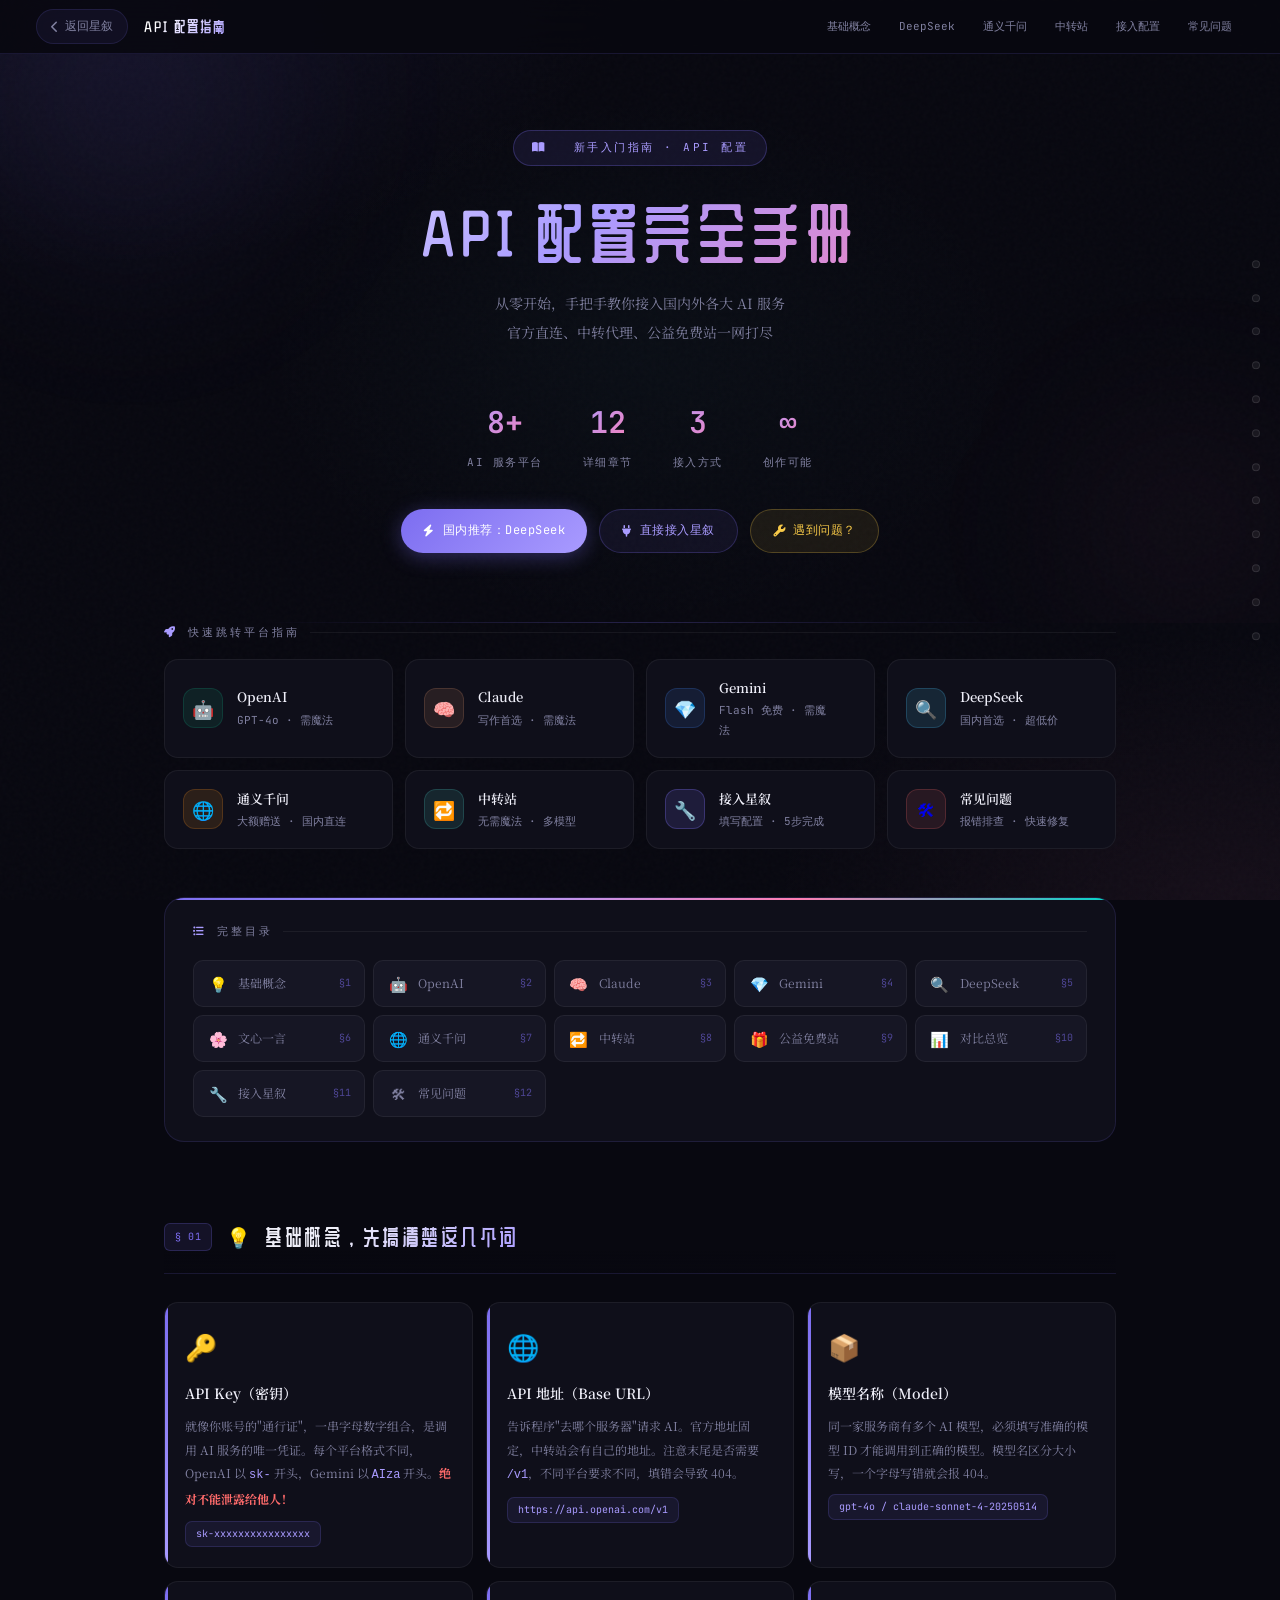
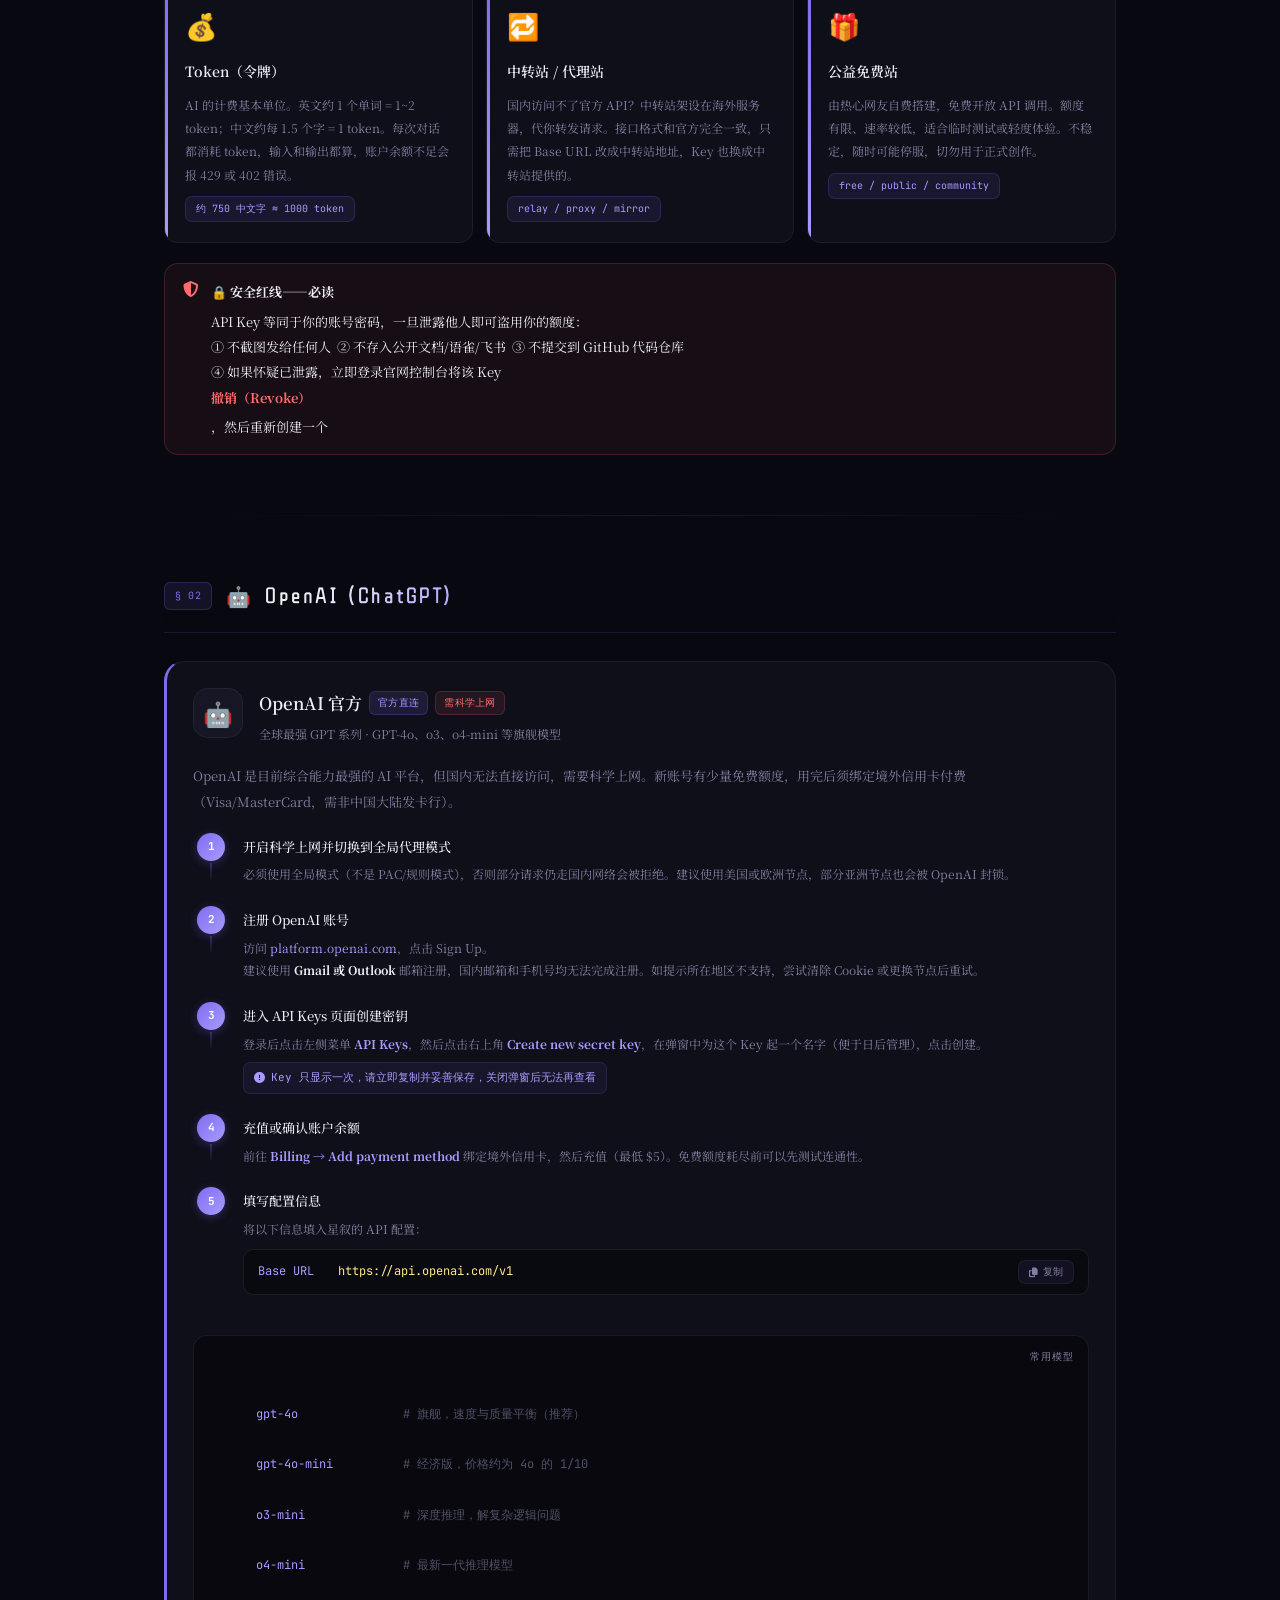
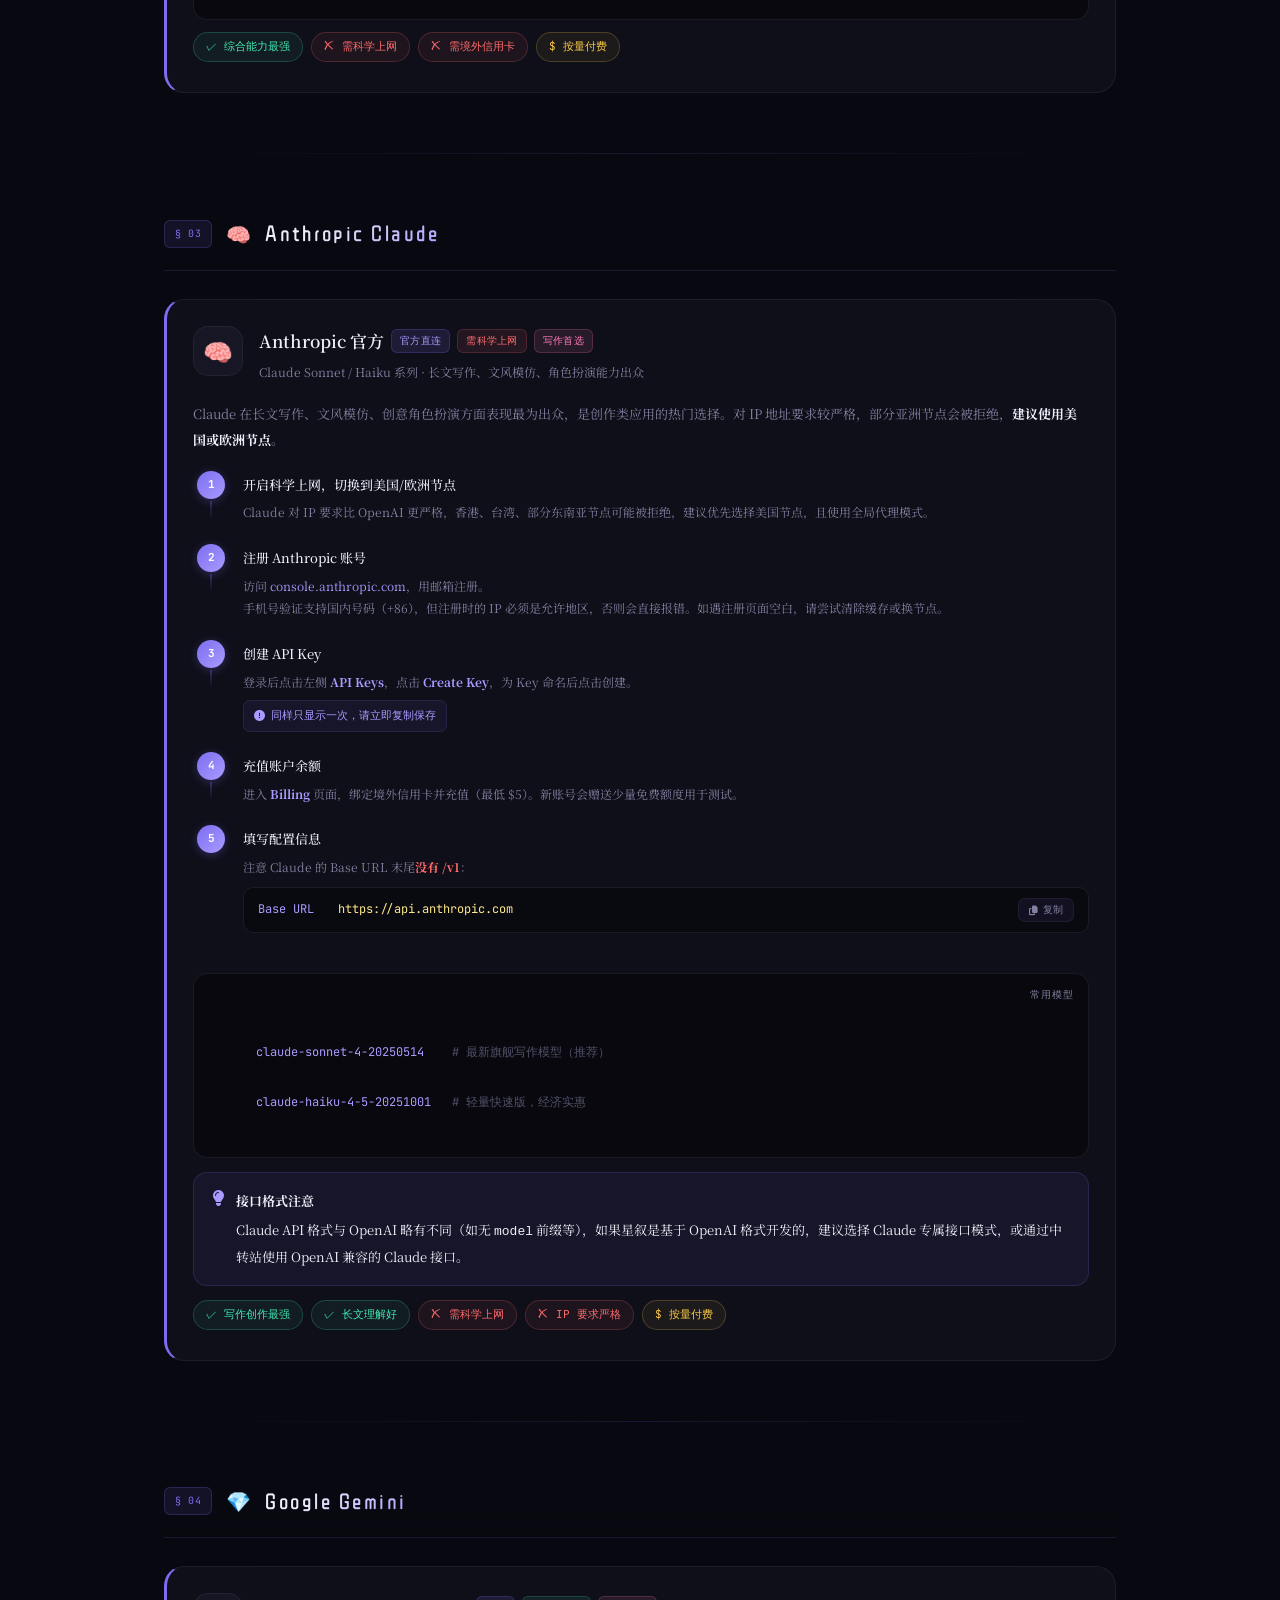
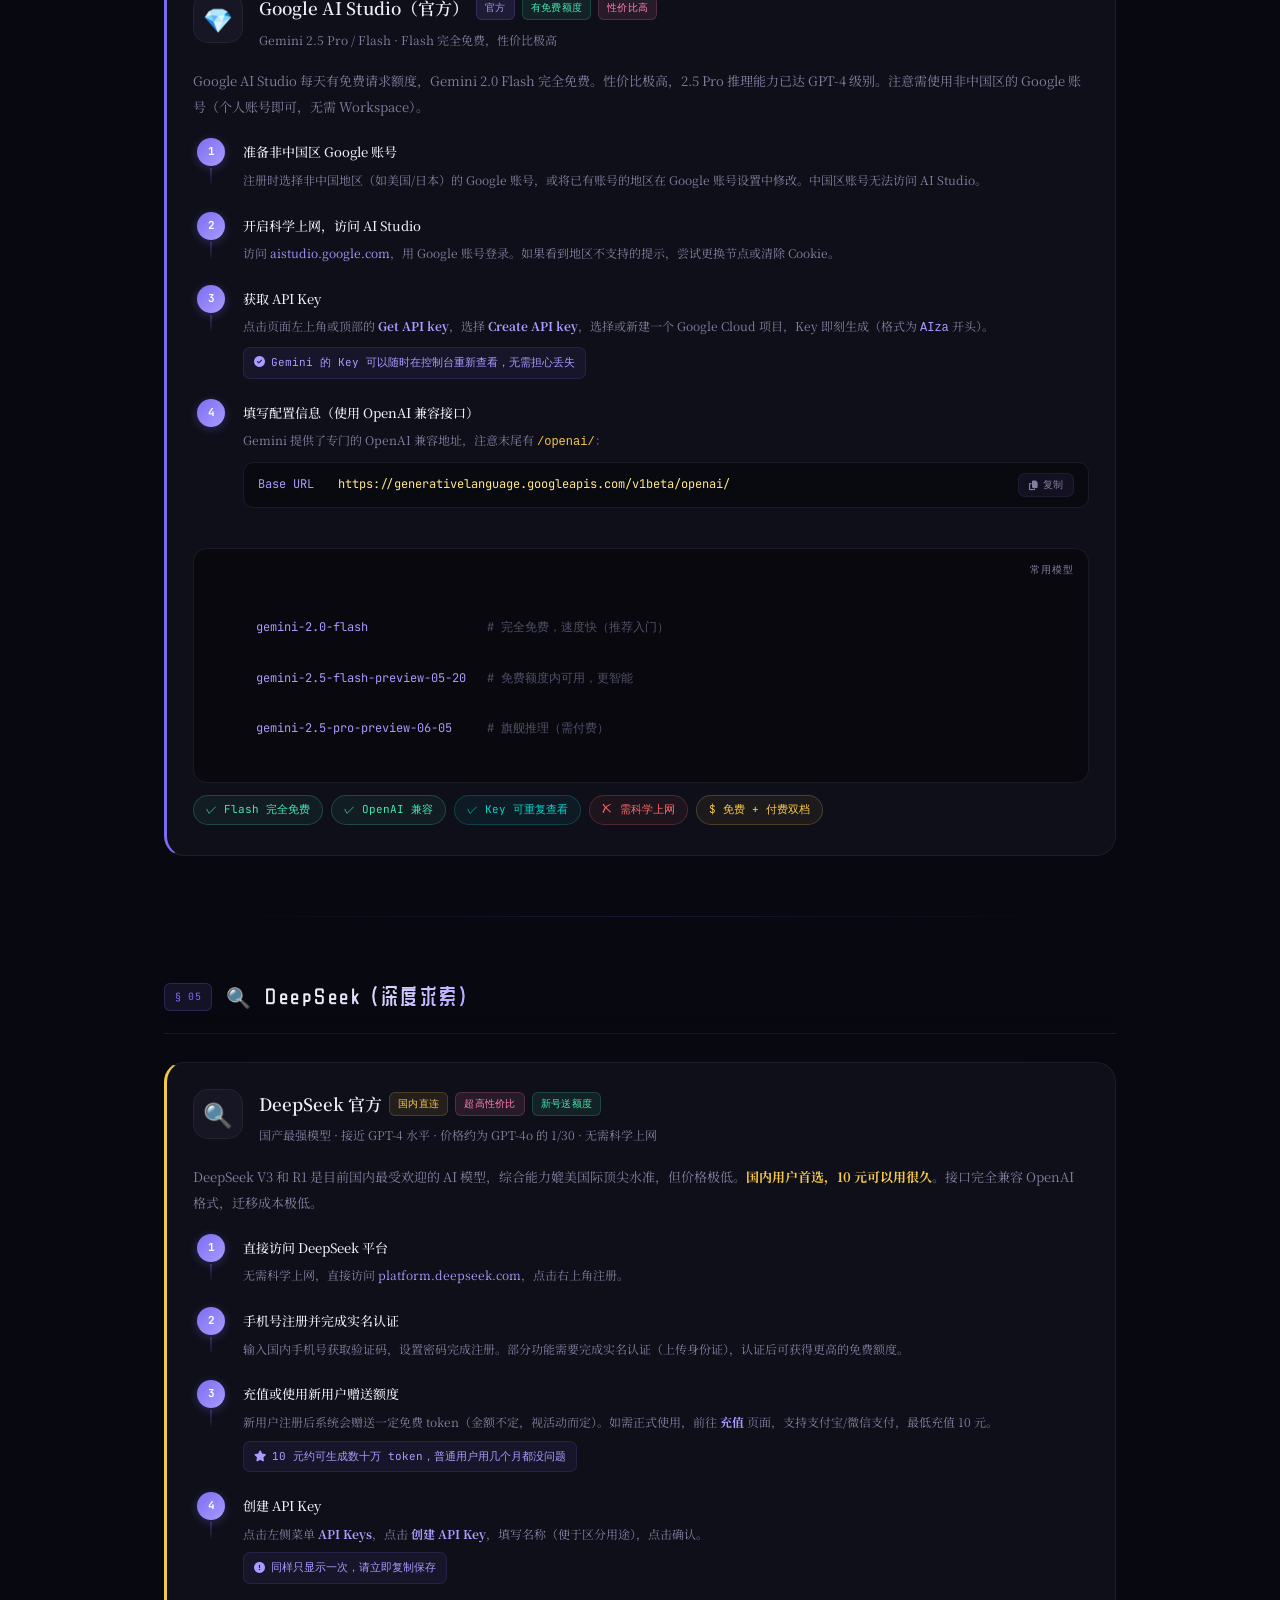
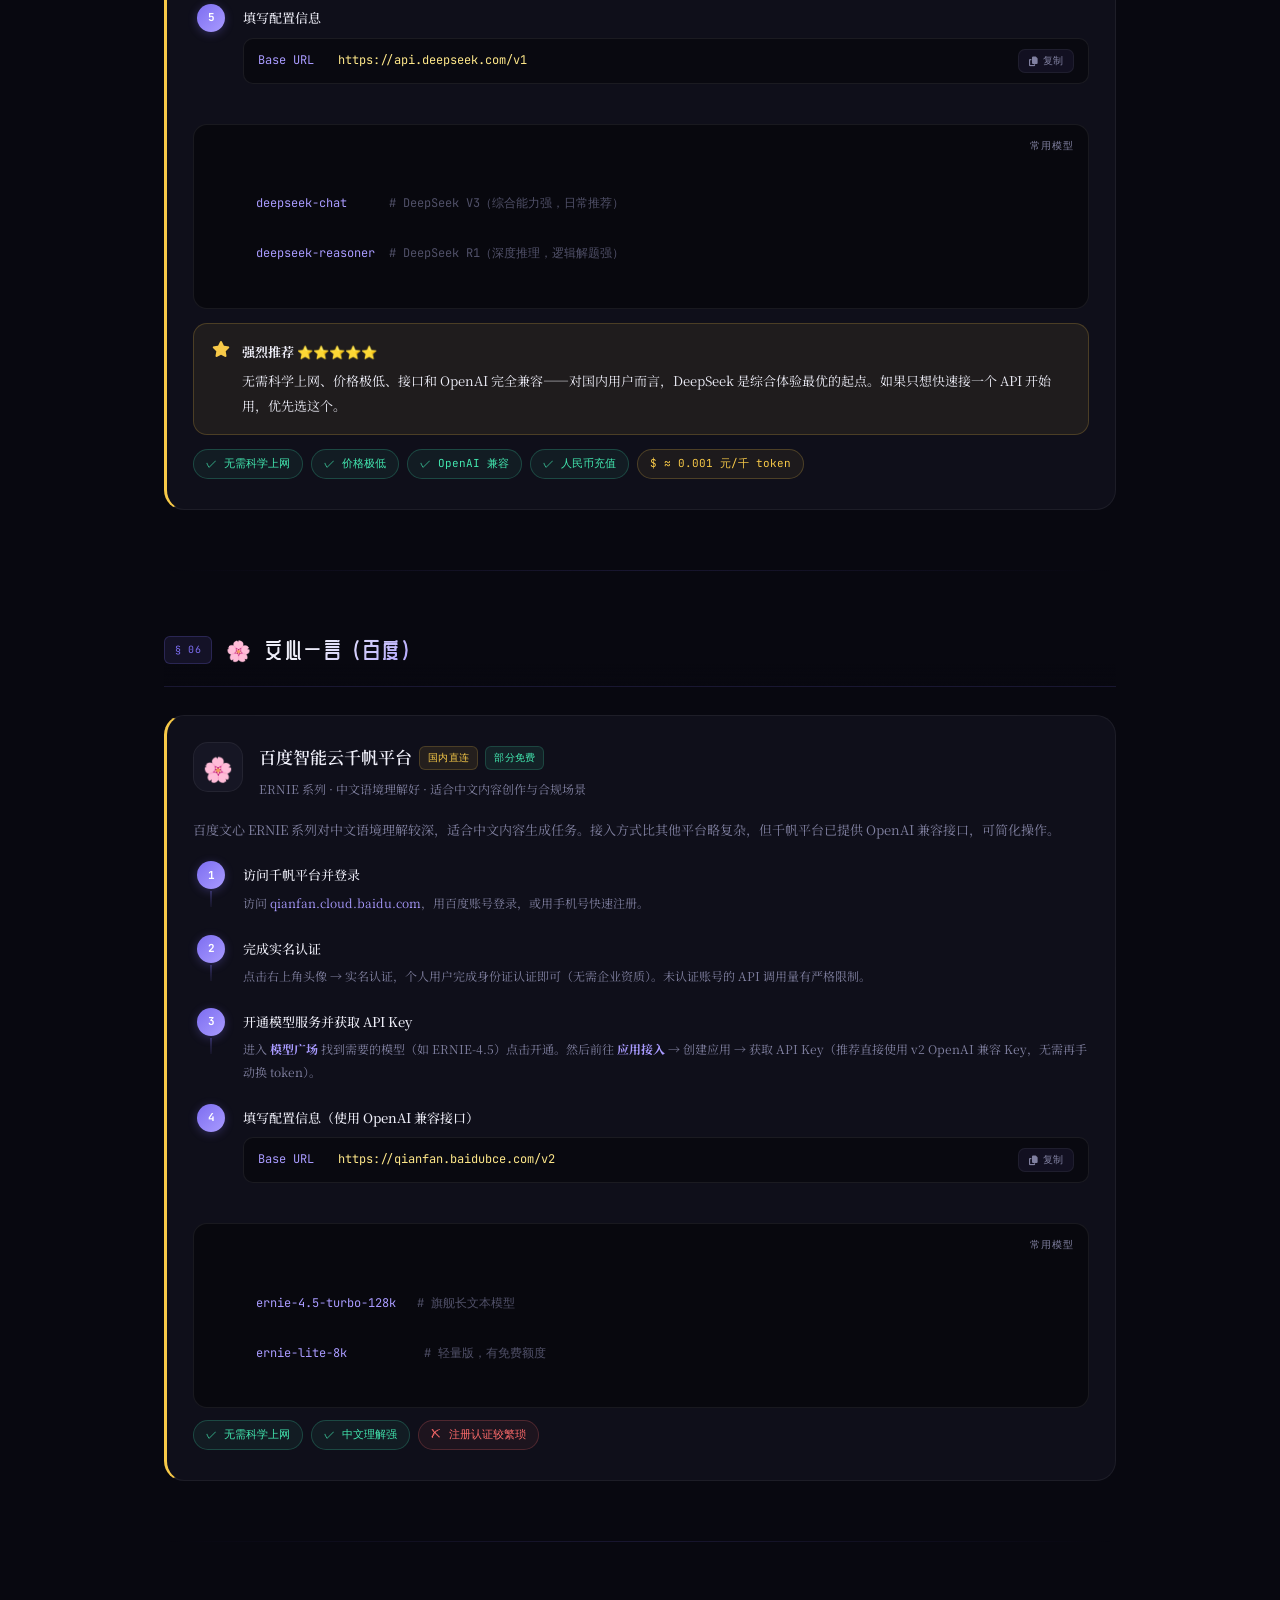
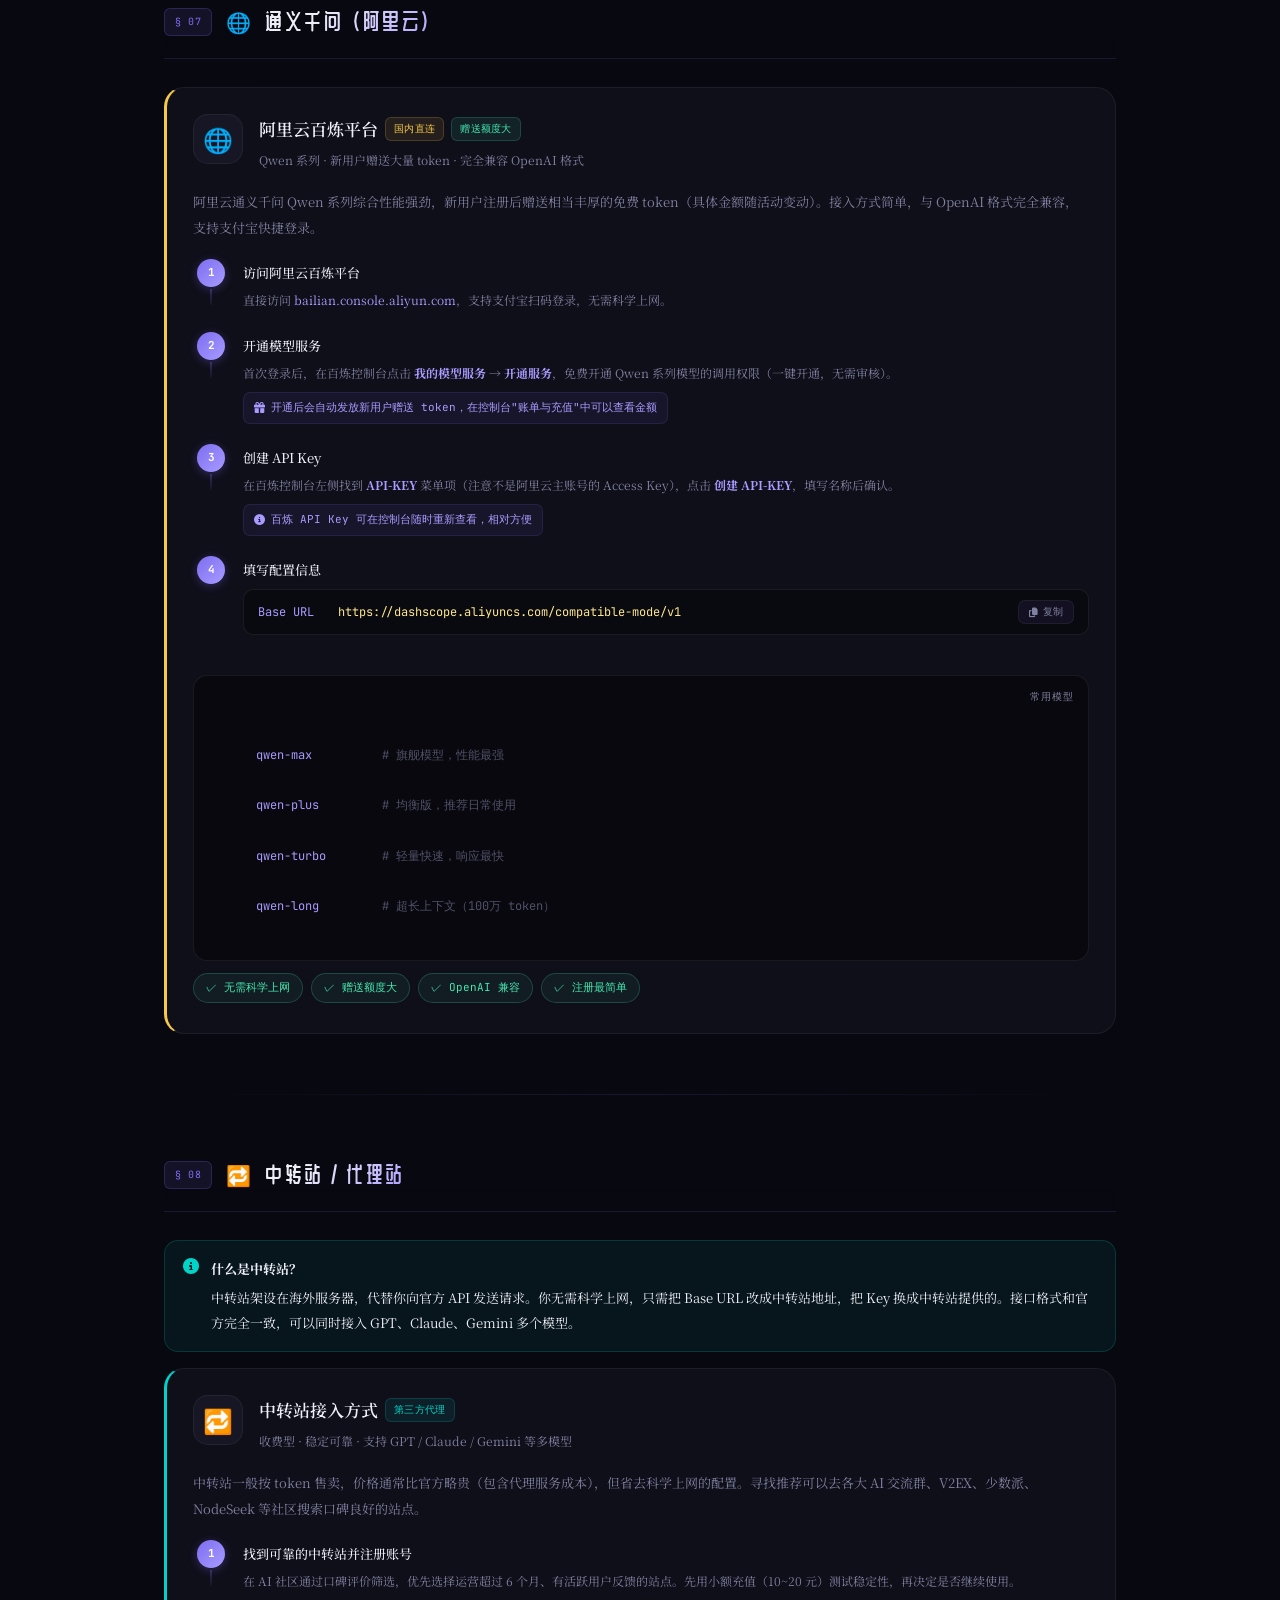
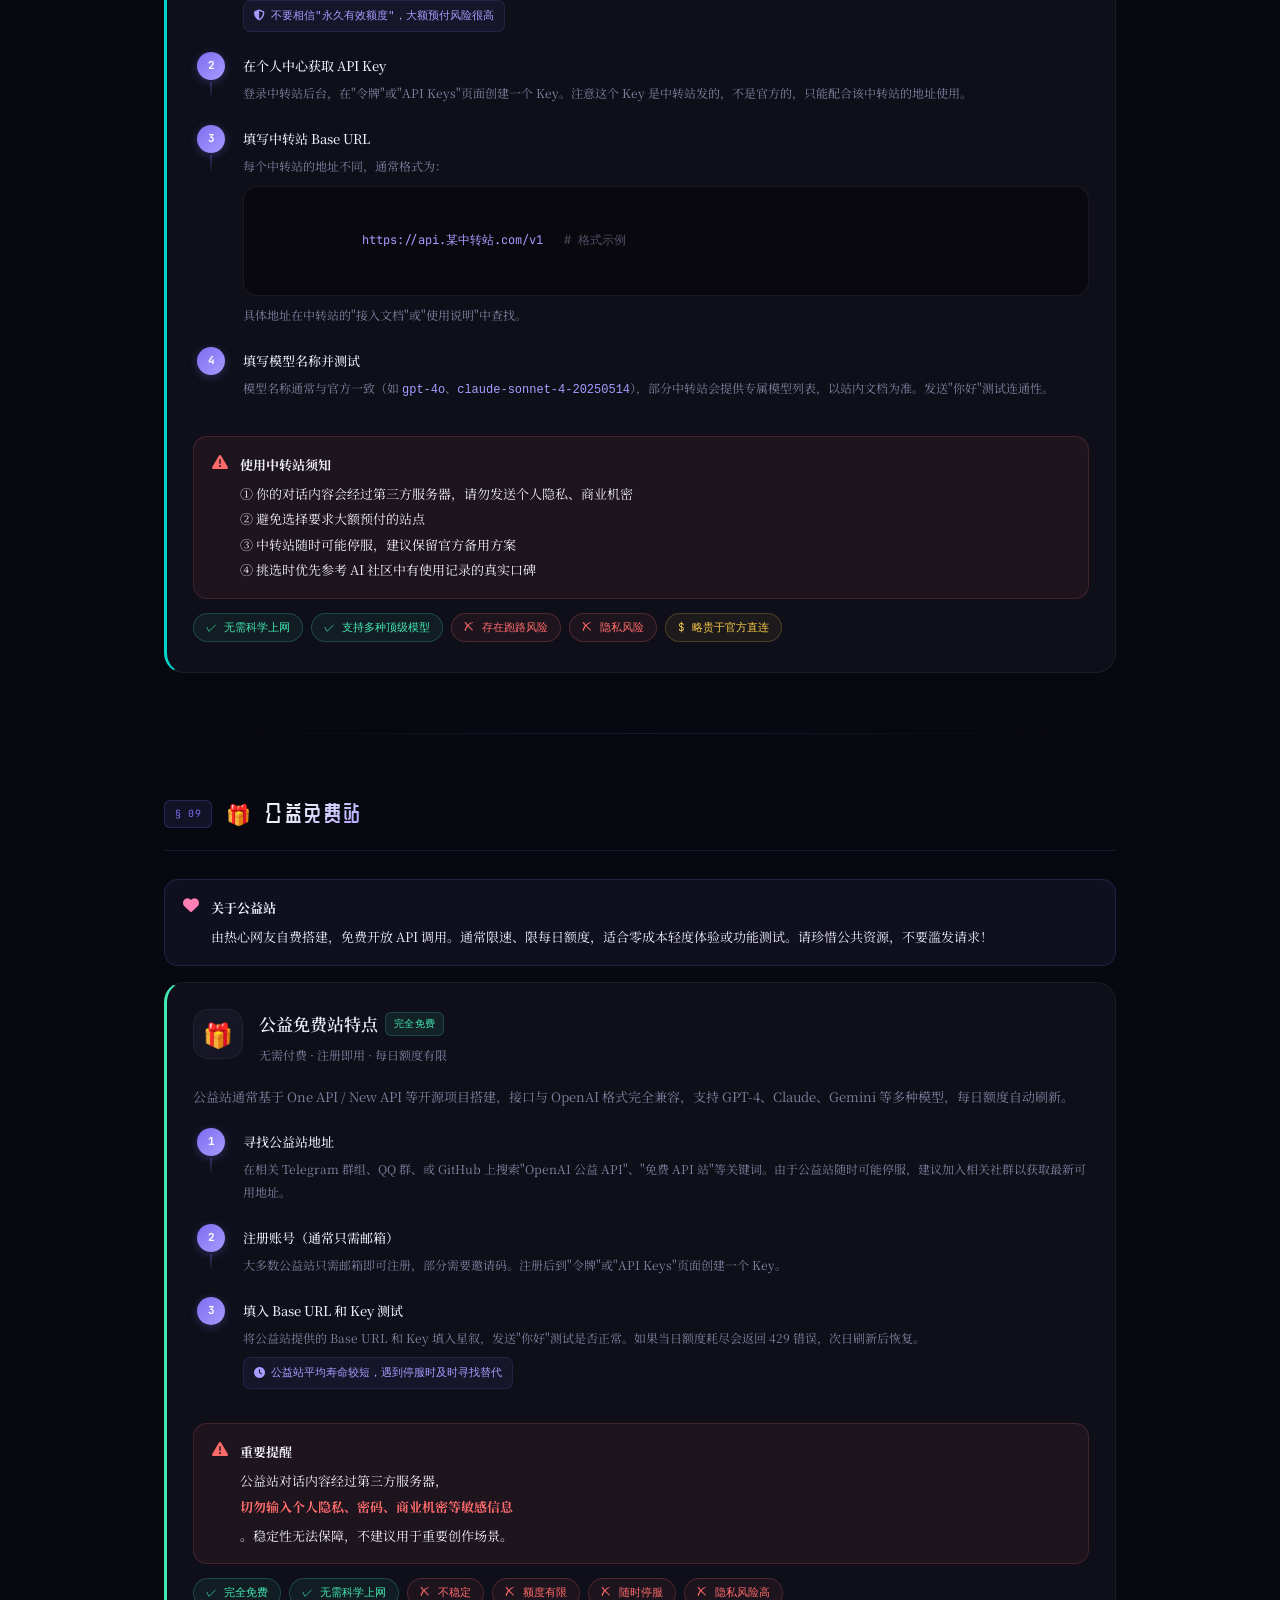
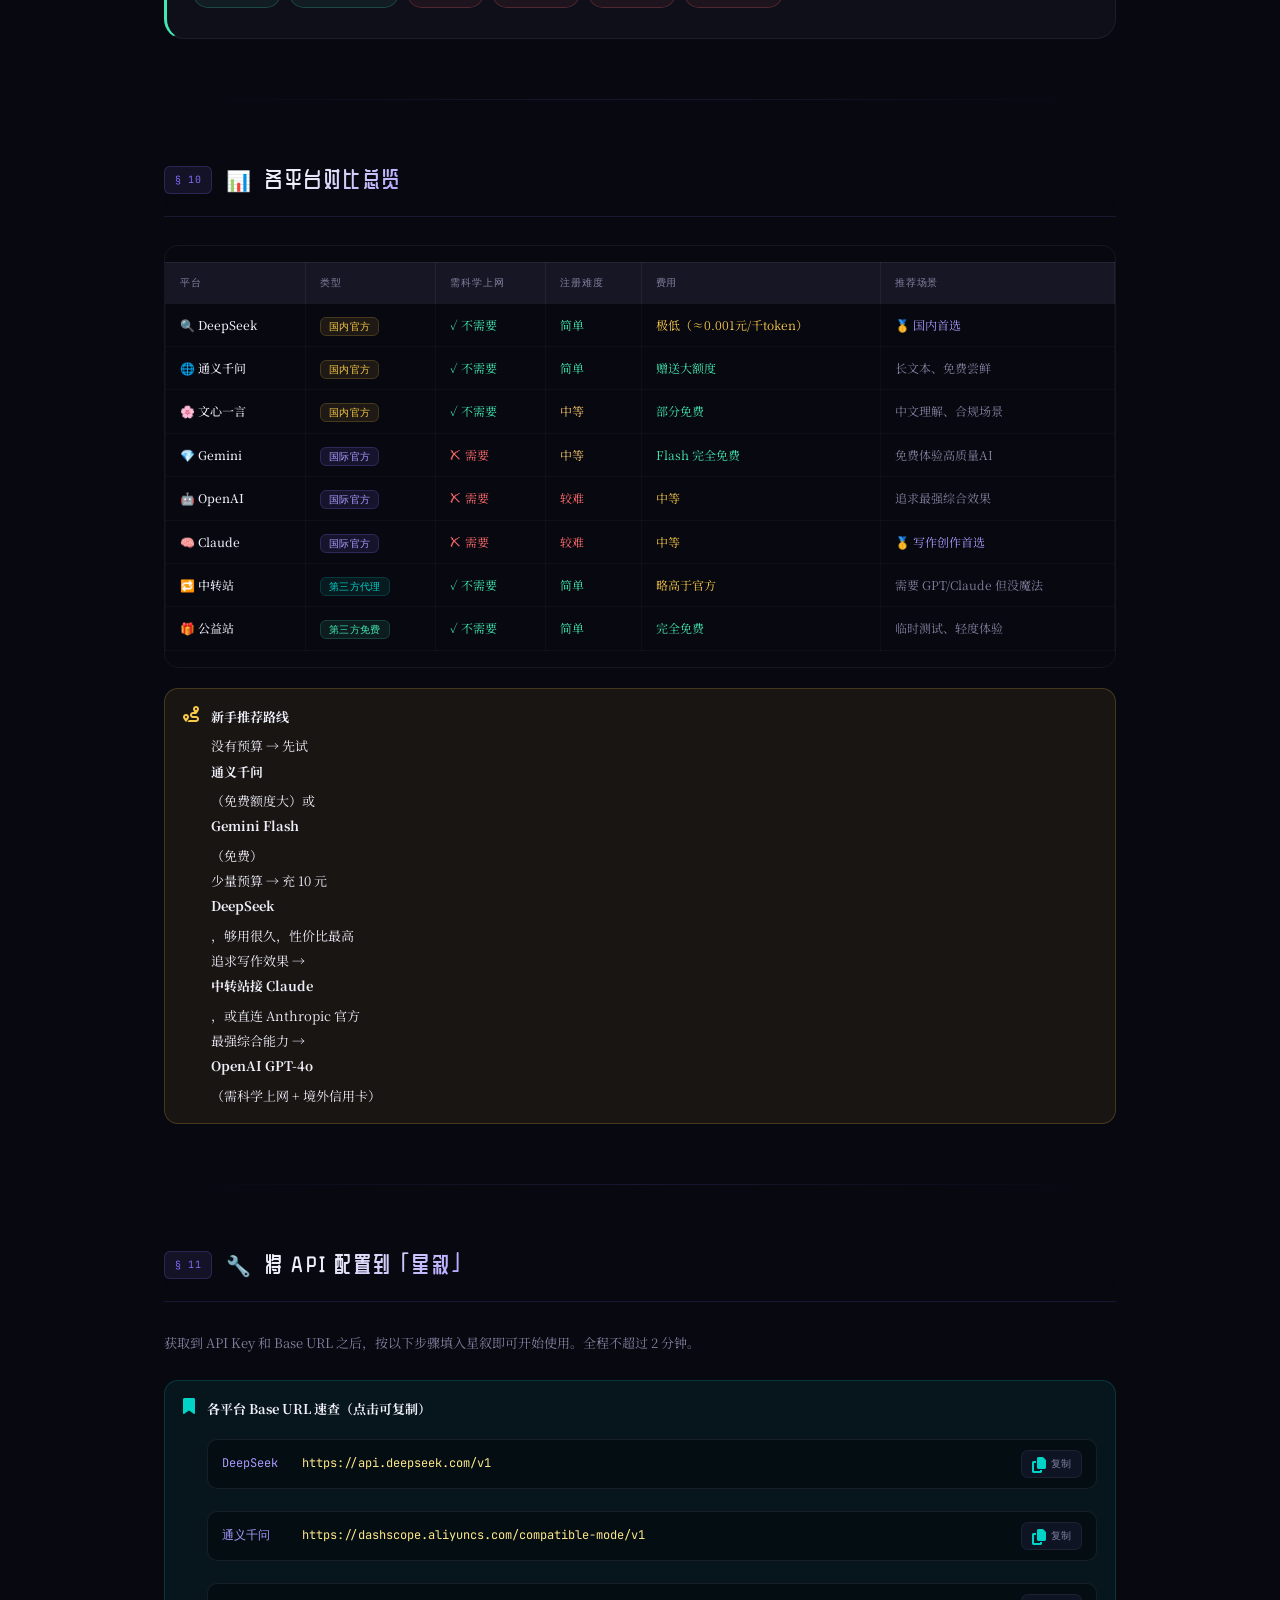
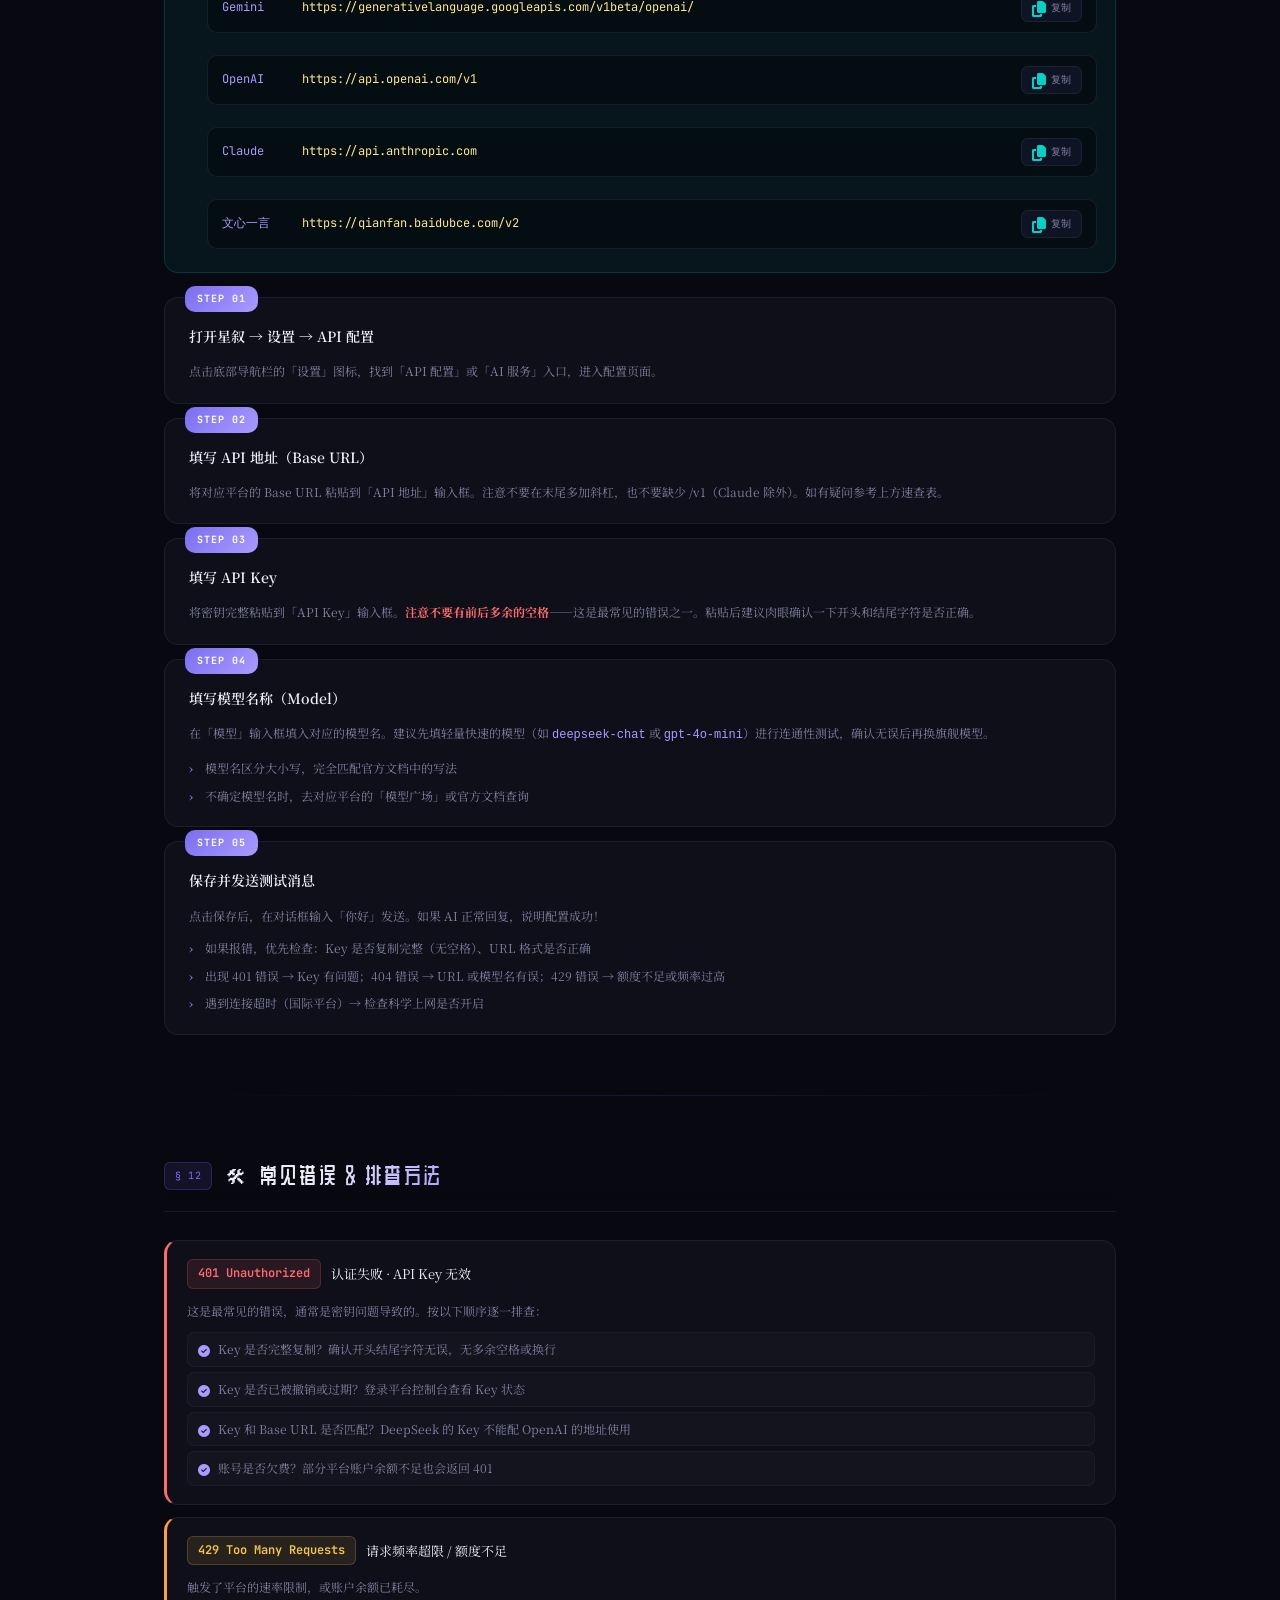
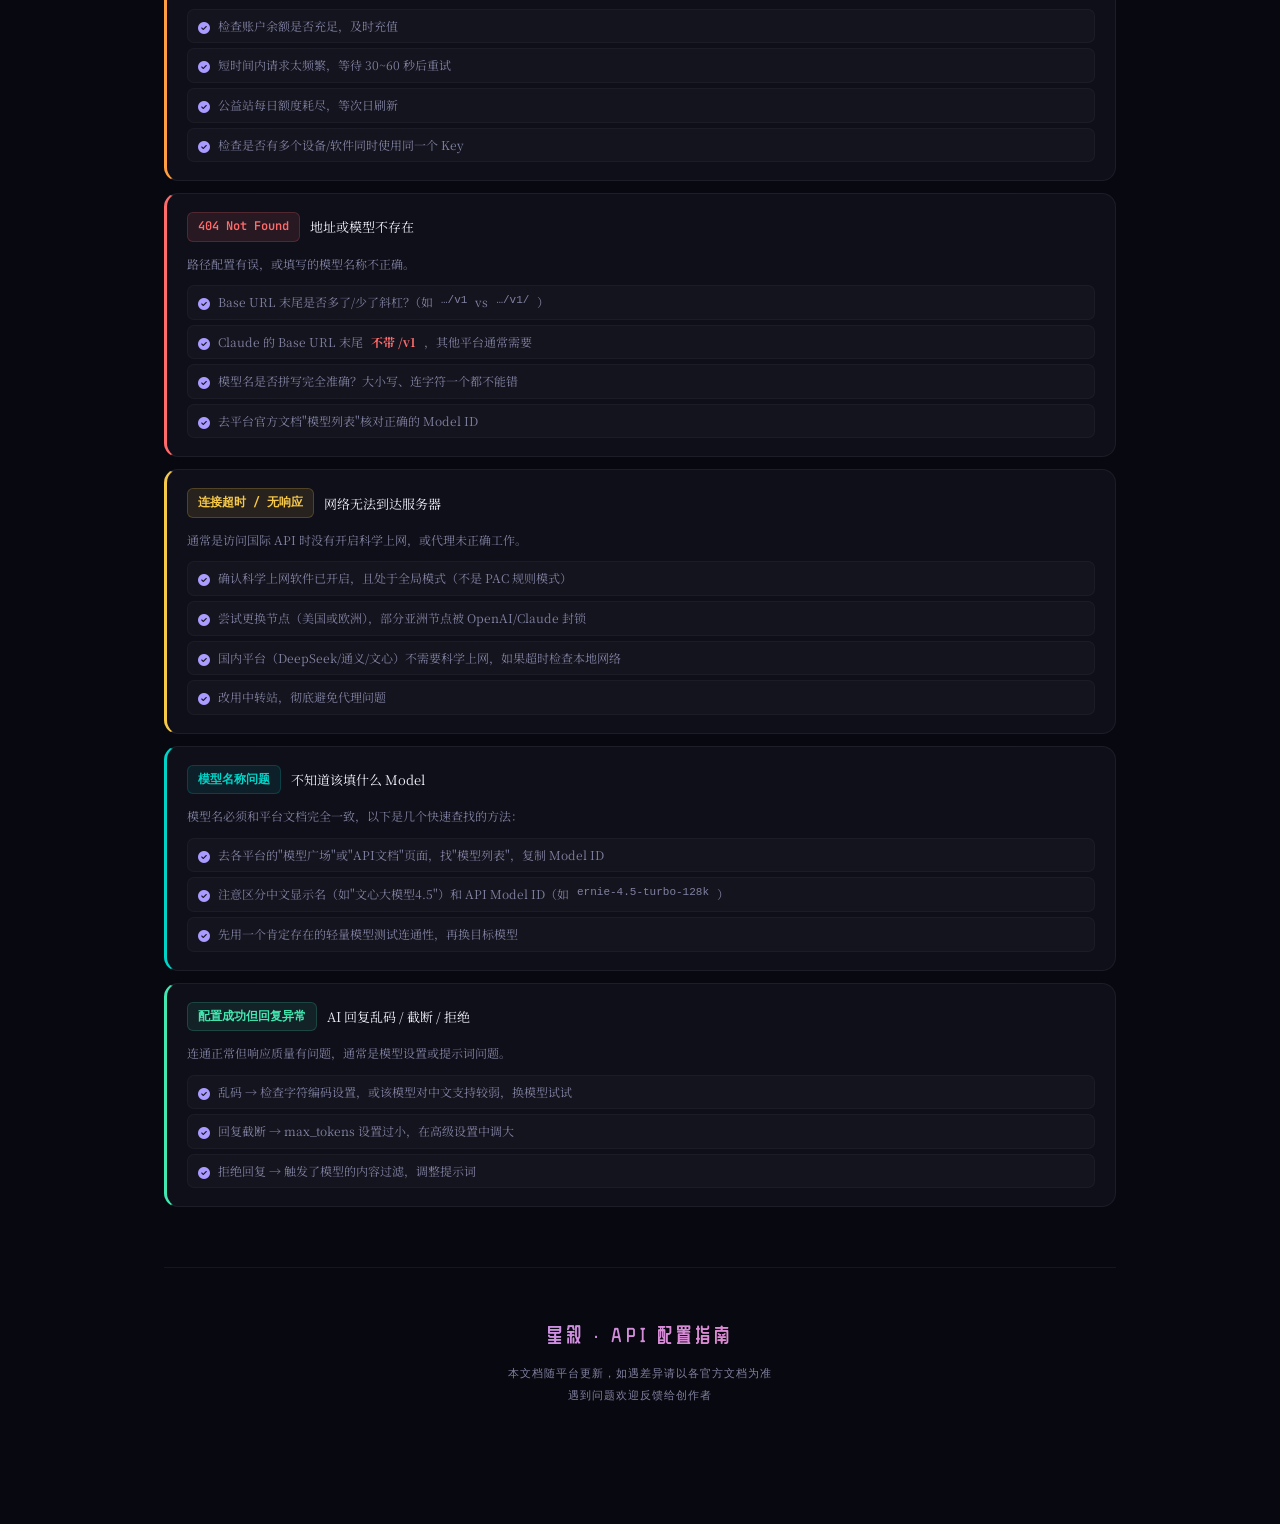
<file: api-guide.html>
<!DOCTYPE html>
<html lang="zh-CN">
<head>
<meta charset="UTF-8">
<meta name="viewport" content="width=device-width, initial-scale=1.0">
<title>API 配置新手指南 · 星叙</title>
<link rel="preconnect" href="https://fonts.googleapis.com">
<link rel="preconnect" href="https://fonts.gstatic.com" crossorigin>
<link href="https://fonts.googleapis.com/css2?family=ZCOOL+QingKe+HuangYou&family=Noto+Serif+SC:wght@400;500;600;700&family=JetBrains+Mono:wght@400;500;600&display=swap" rel="stylesheet">
<link rel="stylesheet" href="https://cdnjs.cloudflare.com/ajax/libs/font-awesome/6.5.1/css/all.min.css">
<style>
/* ===== Reset & Variables ===== */
*{margin:0;padding:0;box-sizing:border-box;}
:root{
  --bg:#080810;
  --card:#0f0f1a;
  --card2:#161624;
  --card3:#1e1e30;
  --card-hover:#1a1a28;
  --accent:#7c6df0;
  --accent2:#a99bff;
  --accent3:#ff7eb3;
  --accent4:#4ecdc4;
  --gold:#f7c948;
  --teal:#00d4c8;
  --green:#43e8b0;
  --red:#ff6b6b;
  --orange:#ff9f43;
  --text:#eeeef8;
  --text2:#8080a0;
  --text3:#5555708;
  --border:rgba(124,109,240,.15);
  --border2:rgba(255,255,255,.06);
  --border3:rgba(255,255,255,.03);
  --glow:rgba(124,109,240,.3);
  --glow2:rgba(255,126,179,.15);
  --radius-sm:8px;
  --radius-md:14px;
  --radius-lg:20px;
  --radius-xl:28px;
  --shadow-sm:0 2px 12px rgba(0,0,0,.3);
  --shadow-md:0 8px 32px rgba(0,0,0,.4);
  --shadow-lg:0 20px 60px rgba(0,0,0,.5);
  --transition:.25s cubic-bezier(.4,0,.2,1);
}

html{scroll-behavior:smooth;}

body{
  font-family:'Noto Serif SC',Georgia,serif;
  background:var(--bg);
  color:var(--text);
  line-height:1.8;
  overflow-x:hidden;
  font-size:14px;
}

/* ===== Background ===== */
.bg-layer{
  position:fixed;inset:0;z-index:-2;pointer-events:none;
  background:
    radial-gradient(ellipse 90% 70% at 5% -5%,rgba(124,109,240,.09),transparent 50%),
    radial-gradient(ellipse 70% 60% at 95% 100%,rgba(255,126,179,.055),transparent 50%),
    radial-gradient(ellipse 50% 50% at 50% 40%,rgba(78,205,196,.03),transparent 60%),
    var(--bg);
}
.bg-noise{
  position:fixed;inset:0;z-index:-1;pointer-events:none;opacity:.022;
  background-image:url("data:image/svg+xml,%3Csvg viewBox='0 0 256 256' xmlns='http://www.w3.org/2000/svg'%3E%3Cfilter id='n'%3E%3CfeTurbulence type='fractalNoise' baseFrequency='.85' numOctaves='4' stitchTiles='stitch'/%3E%3C/filter%3E%3Crect width='100%25' height='100%25' filter='url(%23n)'/%3E%3C/svg%3E");
}

/* ===== Top Nav ===== */
.desktop-nav{
  display:none;
  position:fixed;top:0;left:0;right:0;z-index:100;
  background:rgba(8,8,16,.9);
  backdrop-filter:blur(24px);-webkit-backdrop-filter:blur(24px);
  border-bottom:1px solid var(--border);
  padding:0 36px;
  align-items:center;justify-content:space-between;
  height:54px;
}
.nav-left{display:flex;align-items:center;gap:16px;}
.desktop-nav-back{
  display:flex;align-items:center;gap:6px;
  padding:6px 14px;border-radius:20px;
  border:1px solid var(--border);background:rgba(124,109,240,.07);
  color:var(--text2);font-size:12px;text-decoration:none;
  transition:var(--transition);font-family:'JetBrains Mono',monospace;
}
.desktop-nav-back:hover{border-color:var(--accent);color:var(--accent2);background:rgba(124,109,240,.12);}
.desktop-nav-logo{
  font-family:'ZCOOL QingKe HuangYou',sans-serif;
  font-size:15px;letter-spacing:2px;
  background:linear-gradient(135deg,#fff 20%,var(--accent2));
  -webkit-background-clip:text;-webkit-text-fill-color:transparent;background-clip:text;
}
.desktop-nav-toc{
  display:flex;align-items:center;gap:4px;font-size:12px;
}
.desktop-nav-toc a{
  color:var(--text2);text-decoration:none;padding:5px 11px;
  border-radius:8px;transition:var(--transition);white-space:nowrap;
  font-family:'JetBrains Mono',monospace;font-size:11px;
  border:1px solid transparent;
}
.desktop-nav-toc a:hover{color:var(--accent2);background:rgba(124,109,240,.1);border-color:var(--border);}
.desktop-nav-toc a.active{color:var(--accent2);background:rgba(124,109,240,.1);border-color:var(--border);}
@media(min-width:960px){
  .desktop-nav{display:flex;}
  .hero{padding-top:130px!important;}
  .toc{margin-top:24px;}
  .container{max-width:1000px;}
  .section-hdr{top:54px;}
}

/* ===== Progress Bar ===== */
.progress-bar{
  position:fixed;top:0;left:0;height:2px;z-index:200;
  background:linear-gradient(90deg,var(--accent),var(--accent2),var(--accent3));
  width:0%;transition:width .1s linear;
  box-shadow:0 0 10px var(--glow);
}

/* ===== Quick Access Float ===== */
.quick-panel{
  position:fixed;right:20px;top:50%;transform:translateY(-50%);
  z-index:90;display:none;flex-direction:column;gap:6px;
  align-items:flex-end;
}
.quick-item{
  display:flex;align-items:center;gap:10px;
  cursor:pointer;
  transition:var(--transition);
}
.quick-dot{
  width:8px;height:8px;border-radius:50%;
  background:var(--border2);border:1px solid rgba(255,255,255,.1);
  transition:var(--transition);flex-shrink:0;
}
.quick-label{
  font-size:11px;color:var(--text2);
  font-family:'JetBrains Mono',monospace;
  background:rgba(8,8,16,.85);border:1px solid var(--border);
  padding:3px 10px;border-radius:6px;
  opacity:0;transform:translateX(8px);
  transition:var(--transition);
  white-space:nowrap;pointer-events:none;
}
.quick-item:hover .quick-label{opacity:1;transform:translateX(0);}
.quick-item:hover .quick-dot{background:var(--accent2);box-shadow:0 0 8px var(--glow);width:10px;height:10px;}
.quick-item.active .quick-dot{background:var(--accent);box-shadow:0 0 10px var(--glow);width:10px;height:10px;}
@media(min-width:1180px){.quick-panel{display:flex;}}

/* ===== Hero ===== */
.hero{
  position:relative;
  padding:90px 40px 70px;
  text-align:center;
  overflow:hidden;
}
.hero-badge{
  display:inline-flex;align-items:center;gap:8px;
  padding:7px 18px;border-radius:30px;
  background:rgba(124,109,240,.1);border:1px solid rgba(124,109,240,.28);
  font-size:11px;color:var(--accent2);letter-spacing:2.5px;
  margin-bottom:28px;font-family:'JetBrains Mono',monospace;
  animation:fadeInDown .6s ease both;
}
.hero h1{
  font-family:'ZCOOL QingKe HuangYou',sans-serif;
  font-size:clamp(34px,6vw,64px);font-weight:400;letter-spacing:5px;
  background:linear-gradient(140deg,#fff 0%,var(--accent2) 45%,var(--accent3) 85%);
  -webkit-background-clip:text;-webkit-text-fill-color:transparent;background-clip:text;
  margin-bottom:18px;line-height:1.2;
  animation:fadeInDown .7s .1s ease both;
}
.hero-sub{
  font-size:14px;color:var(--text2);max-width:580px;margin:0 auto 48px;
  font-family:'Noto Serif SC',serif;line-height:2.1;
  animation:fadeInDown .7s .2s ease both;
}
.hero-stats{
  display:flex;justify-content:center;gap:40px;flex-wrap:wrap;
  animation:fadeInDown .7s .3s ease both;
}
.hero-stat{text-align:center;}
.hero-stat .num{
  font-family:'JetBrains Mono',monospace;
  font-size:30px;font-weight:600;
  background:linear-gradient(135deg,var(--accent2),var(--accent3));
  -webkit-background-clip:text;-webkit-text-fill-color:transparent;background-clip:text;
}
.hero-stat .label{font-size:11px;color:var(--text2);letter-spacing:1.5px;margin-top:4px;font-family:'JetBrains Mono',monospace;}

/* hero quick-start buttons */
.hero-actions{
  display:flex;justify-content:center;gap:12px;flex-wrap:wrap;
  margin-top:36px;
  animation:fadeInDown .7s .4s ease both;
}
.hero-btn{
  display:inline-flex;align-items:center;gap:8px;
  padding:10px 22px;border-radius:24px;
  font-size:12px;font-family:'JetBrains Mono',monospace;
  text-decoration:none;cursor:pointer;
  transition:var(--transition);border:none;
  letter-spacing:.5px;
}
.hero-btn-primary{
  background:linear-gradient(135deg,var(--accent),var(--accent2));
  color:#fff;
  box-shadow:0 4px 20px rgba(124,109,240,.35);
}
.hero-btn-primary:hover{transform:translateY(-2px);box-shadow:0 8px 30px rgba(124,109,240,.5);}
.hero-btn-secondary{
  background:rgba(124,109,240,.08);
  color:var(--accent2);
  border:1px solid rgba(124,109,240,.25);
}
.hero-btn-secondary:hover{background:rgba(124,109,240,.15);border-color:var(--accent);transform:translateY(-1px);}
.hero-btn-gold{
  background:rgba(247,201,72,.08);
  color:var(--gold);
  border:1px solid rgba(247,201,72,.25);
}
.hero-btn-gold:hover{background:rgba(247,201,72,.15);border-color:var(--gold);transform:translateY(-1px);}

.hero-orb{position:absolute;border-radius:50%;filter:blur(80px);pointer-events:none;}
.deco-line{position:absolute;background:linear-gradient(90deg,transparent,var(--accent),transparent);height:1px;opacity:.25;}
.deco-line.h{width:60%;left:20%;bottom:0;}

/* ===== 快捷入口卡片 ===== */
.quickstart{
  max-width:1000px;margin:0 auto 48px;padding:0 24px;
}
.quickstart-title{
  font-size:11px;color:var(--text2);letter-spacing:3px;
  font-family:'JetBrains Mono',monospace;margin-bottom:16px;
  display:flex;align-items:center;gap:10px;
}
.quickstart-title::after{content:'';flex:1;height:1px;background:var(--border2);}
.quickstart-grid{
  display:grid;
  grid-template-columns:repeat(auto-fill,minmax(200px,1fr));
  gap:12px;
}
.qs-card{
  background:var(--card);border:1px solid var(--border2);border-radius:var(--radius-md);
  padding:16px 18px;
  display:flex;align-items:center;gap:14px;
  cursor:pointer;text-decoration:none;
  transition:var(--transition);
  position:relative;overflow:hidden;
}
.qs-card::before{
  content:'';position:absolute;inset:0;
  background:linear-gradient(135deg,transparent,rgba(124,109,240,.04));
  opacity:0;transition:var(--transition);
}
.qs-card:hover{border-color:var(--accent);background:var(--card-hover);transform:translateY(-2px);box-shadow:var(--shadow-sm);}
.qs-card:hover::before{opacity:1;}
.qs-icon{
  width:40px;height:40px;border-radius:12px;
  display:flex;align-items:center;justify-content:center;
  font-size:18px;flex-shrink:0;
}
.qs-text{}
.qs-name{font-size:13px;font-weight:600;color:var(--text);font-family:'Noto Serif SC',serif;}
.qs-desc{font-size:11px;color:var(--text2);margin-top:2px;font-family:'JetBrains Mono',monospace;}
.qs-arrow{margin-left:auto;font-size:11px;color:var(--text2);opacity:0;transition:var(--transition);}
.qs-card:hover .qs-arrow{opacity:1;transform:translateX(3px);}

/* 平台快捷入口专属颜色 */
.qs-openai .qs-icon{background:rgba(16,163,127,.12);border:1px solid rgba(16,163,127,.2);}
.qs-claude .qs-icon{background:rgba(210,140,100,.12);border:1px solid rgba(210,140,100,.2);}
.qs-gemini .qs-icon{background:rgba(66,133,244,.12);border:1px solid rgba(66,133,244,.2);}
.qs-deepseek .qs-icon{background:rgba(78,200,255,.12);border:1px solid rgba(78,200,255,.2);}
.qs-qwen .qs-icon{background:rgba(247,147,30,.12);border:1px solid rgba(247,147,30,.2);}
.qs-relay .qs-icon{background:rgba(78,205,196,.12);border:1px solid rgba(78,205,196,.2);}
.qs-setup .qs-icon{background:rgba(124,109,240,.15);border:1px solid rgba(124,109,240,.3);}
.qs-trouble .qs-icon{background:rgba(255,107,107,.1);border:1px solid rgba(255,107,107,.2);}

/* ===== TOC ===== */
.toc{max-width:1000px;margin:0 auto 56px;padding:0 24px;}
.toc-card{
  background:var(--card);border:1px solid var(--border);border-radius:var(--radius-lg);
  padding:24px 28px;position:relative;overflow:hidden;
}
.toc-card::before{
  content:'';position:absolute;top:0;left:0;right:0;height:2px;
  background:linear-gradient(90deg,var(--accent),var(--accent2),var(--accent3),var(--teal));
}
.toc-title{
  font-size:11px;color:var(--text2);letter-spacing:3px;
  font-family:'JetBrains Mono',monospace;margin-bottom:18px;
  display:flex;align-items:center;gap:10px;
}
.toc-title::after{content:'';flex:1;height:1px;background:var(--border2);}
.toc-grid{display:grid;grid-template-columns:repeat(auto-fill,minmax(148px,1fr));gap:8px;}
.toc-item{
  display:flex;align-items:center;gap:9px;
  padding:9px 13px;border-radius:10px;
  background:var(--card2);border:1px solid var(--border2);
  text-decoration:none;color:var(--text2);font-size:12px;
  transition:var(--transition);cursor:pointer;
  font-family:'Noto Serif SC',serif;
}
.toc-item:hover{color:var(--accent2);border-color:var(--accent);background:rgba(124,109,240,.08);}
.toc-item.active{color:var(--accent2);border-color:var(--accent);background:rgba(124,109,240,.08);}
.toc-icon{font-size:15px;width:22px;text-align:center;flex-shrink:0;}
.toc-num{font-family:'JetBrains Mono',monospace;font-size:10px;color:var(--accent);opacity:.55;margin-left:auto;}

/* ===== Container ===== */
.container{max-width:1000px;margin:0 auto;padding:0 24px 100px;}

/* ===== Section Header ===== */
.section{margin-bottom:60px;scroll-margin-top:80px;}
.section-hdr{
  display:flex;align-items:center;gap:14px;
  margin-bottom:28px;padding:16px 0 16px;
  border-bottom:1px solid var(--border);
  position:sticky;top:0;z-index:10;
  background:linear-gradient(180deg,var(--bg) 70%,rgba(8,8,16,0));
  padding-top:20px;
}
.section-num{
  font-family:'JetBrains Mono',monospace;
  font-size:10px;color:var(--accent);
  background:rgba(124,109,240,.1);border:1px solid rgba(124,109,240,.22);
  padding:4px 10px;border-radius:6px;white-space:nowrap;letter-spacing:.5px;
}
.section-hdr h2{
  font-family:'ZCOOL QingKe HuangYou',sans-serif;
  font-size:22px;font-weight:400;letter-spacing:2.5px;
  background:linear-gradient(135deg,var(--text) 30%,var(--accent2));
  -webkit-background-clip:text;-webkit-text-fill-color:transparent;background-clip:text;
}
.section-icon{font-size:20px;line-height:1;}

/* ===== Concept Grid ===== */
.concept-grid{display:grid;grid-template-columns:repeat(auto-fill,minmax(270px,1fr));gap:13px;}
.concept-card{
  background:var(--card);border:1px solid var(--border2);border-radius:var(--radius-md);
  padding:20px;position:relative;overflow:hidden;
  transition:var(--transition);
}
.concept-card:hover{border-color:var(--accent);transform:translateY(-2px);box-shadow:var(--shadow-sm);}
.concept-card::before{
  content:'';position:absolute;top:0;left:0;width:3px;height:100%;
  background:linear-gradient(180deg,var(--accent),var(--accent2));
}
.concept-icon{font-size:26px;margin-bottom:11px;}
.concept-term{font-size:14px;font-weight:600;color:var(--text);margin-bottom:8px;}
.concept-desc{font-size:12px;color:var(--text2);line-height:1.95;}
.concept-tag{
  display:inline-block;margin-top:10px;
  padding:3px 10px;border-radius:7px;font-size:10px;
  font-family:'JetBrains Mono',monospace;
  background:rgba(124,109,240,.09);color:var(--accent2);
  border:1px solid rgba(124,109,240,.18);
}

/* ===== Provider Card ===== */
.provider-card{
  background:var(--card);border:1px solid var(--border2);border-radius:var(--radius-lg);
  padding:26px;margin-bottom:16px;
  position:relative;overflow:hidden;
  transition:var(--transition);
  word-break:break-word;overflow-wrap:anywhere;
}
.provider-card:hover{box-shadow:var(--shadow-md);}
.provider-card.official{border-left:3px solid var(--accent);}
.provider-card.relay{border-left:3px solid var(--teal);}
.provider-card.free{border-left:3px solid var(--green);}
.provider-card.domestic{border-left:3px solid var(--gold);}

.provider-hdr{display:flex;align-items:flex-start;gap:16px;margin-bottom:18px;}
.provider-logo{
  width:50px;height:50px;border-radius:15px;
  display:flex;align-items:center;justify-content:center;
  font-size:24px;flex-shrink:0;
  background:var(--card2);border:1px solid var(--border2);
}
.provider-info{flex:1;min-width:0;}
.provider-name{font-size:17px;font-weight:600;color:var(--text);display:flex;align-items:center;gap:7px;flex-wrap:wrap;}
.provider-badge{
  font-size:10px;padding:2px 8px;border-radius:6px;
  font-family:'JetBrains Mono',monospace;font-weight:500;letter-spacing:.3px;
}
.badge-official{background:rgba(124,109,240,.13);color:var(--accent2);border:1px solid rgba(124,109,240,.22);}
.badge-relay{background:rgba(0,212,200,.09);color:var(--teal);border:1px solid rgba(0,212,200,.18);}
.badge-free{background:rgba(67,232,176,.09);color:var(--green);border:1px solid rgba(67,232,176,.18);}
.badge-domestic{background:rgba(247,201,72,.09);color:var(--gold);border:1px solid rgba(247,201,72,.18);}
.badge-hot{background:rgba(255,126,179,.1);color:var(--accent3);border:1px solid rgba(255,126,179,.2);}
.badge-warn{background:rgba(255,107,107,.09);color:var(--red);border:1px solid rgba(255,107,107,.18);}
.provider-sub{font-size:12px;color:var(--text2);margin-top:5px;}
.provider-body{font-size:13px;color:var(--text2);line-height:2;margin-bottom:18px;}

/* ===== 详细步骤列表 ===== */
.steps-detailed{list-style:none;display:flex;flex-direction:column;gap:0;}
.steps-detailed li{
  display:flex;align-items:flex-start;gap:0;
  position:relative;
}
.step-connector{
  display:flex;flex-direction:column;align-items:center;
  flex-shrink:0;width:36px;
}
.step-num{
  width:28px;height:28px;border-radius:50%;
  background:linear-gradient(135deg,var(--accent),var(--accent2));
  display:flex;align-items:center;justify-content:center;
  font-size:11px;font-weight:700;color:#fff;flex-shrink:0;
  font-family:'JetBrains Mono',monospace;
  box-shadow:0 2px 10px rgba(124,109,240,.3);
  z-index:1;position:relative;
}
.step-line{
  width:2px;flex:1;min-height:16px;
  background:linear-gradient(180deg,rgba(124,109,240,.3),rgba(124,109,240,.06));
  margin:2px 0;
}
.steps-detailed li:last-child .step-line{display:none;}
.step-body{
  flex:1;padding:2px 0 20px 14px;min-width:0;
}
.step-title{
  font-size:13px;color:var(--text);font-weight:500;margin-bottom:5px;
  font-family:'Noto Serif SC',serif;
}
.step-detail{
  font-size:12px;color:var(--text2);line-height:1.9;
}
.step-detail a{color:var(--accent2);text-decoration:none;}
.step-detail a:hover{text-decoration:underline;}
.step-tip{
  display:inline-flex;align-items:center;gap:6px;
  margin-top:7px;padding:5px 10px;border-radius:7px;
  background:rgba(124,109,240,.07);border:1px solid rgba(124,109,240,.14);
  font-size:11px;color:var(--accent2);font-family:'JetBrains Mono',monospace;
}

/* ===== 旧步骤列表兼容 ===== */
.steps{list-style:none;display:flex;flex-direction:column;gap:7px;}
.steps li{
  display:flex;align-items:flex-start;gap:12px;
  padding:10px 14px;background:var(--card2);border-radius:10px;
  font-size:12px;color:var(--text2);
  border:1px solid var(--border2);
  word-break:break-all;overflow-wrap:anywhere;
  transition:var(--transition);
}
.steps li:hover{border-color:var(--border);background:var(--card3);}
.steps li .step-num-old{
  width:22px;height:22px;border-radius:50%;
  background:linear-gradient(135deg,var(--accent),var(--accent2));
  display:flex;align-items:center;justify-content:center;
  font-size:10px;font-weight:700;color:#fff;flex-shrink:0;margin-top:1px;
  font-family:'JetBrains Mono',monospace;
}

/* ===== 可复制代码块 ===== */
.code-block{
  background:rgba(0,0,0,.45);border:1px solid rgba(255,255,255,.07);
  border-radius:var(--radius-md);padding:16px 20px;
  font-family:'JetBrains Mono',monospace;font-size:12px;
  color:#a0dba0;line-height:2.1;margin:12px 0;
  position:relative;overflow-x:auto;
  word-break:break-all;white-space:pre-wrap;
  max-width:100%;
}
.code-block .hl{color:var(--accent2);}
.code-block .val{color:#ffe88a;word-break:break-all;overflow-wrap:anywhere;display:inline-block;max-width:100%;}
.code-block .cmt{color:#505068;}
.code-block .code-label{position:absolute;top:10px;right:14px;font-size:10px;color:var(--text2);letter-spacing:1px;}

/* 可复制URL行 */
.copy-row{
  display:flex;align-items:center;gap:10px;
  background:rgba(0,0,0,.35);border:1px solid rgba(255,255,255,.07);
  border-radius:10px;padding:10px 14px;margin:8px 0;
  font-family:'JetBrains Mono',monospace;font-size:12px;
  transition:var(--transition);
  overflow:hidden;
}
.copy-row:hover{border-color:var(--border);}
.copy-row .cr-label{color:var(--accent2);flex-shrink:0;min-width:70px;}
.copy-row .cr-val{
  color:#ffe88a;flex:1;min-width:0;
  overflow:hidden;text-overflow:ellipsis;white-space:nowrap;
}
.copy-btn{
  display:flex;align-items:center;gap:5px;
  padding:4px 10px;border-radius:7px;border:1px solid var(--border2);
  background:rgba(124,109,240,.08);color:var(--text2);
  font-size:10px;font-family:'JetBrains Mono',monospace;
  cursor:pointer;transition:var(--transition);flex-shrink:0;
  white-space:nowrap;
}
.copy-btn:hover{border-color:var(--accent);color:var(--accent2);background:rgba(124,109,240,.15);}
.copy-btn.copied{border-color:var(--green);color:var(--green);background:rgba(67,232,176,.08);}

/* ===== Info Boxes ===== */
.info-box{
  border-radius:var(--radius-md);padding:15px 18px;margin:14px 0;
  font-size:13px;line-height:1.95;
  display:flex;align-items:flex-start;gap:12px;
  word-break:break-word;overflow-wrap:anywhere;
}
.info-box.tip{background:rgba(124,109,240,.07);border:1px solid rgba(124,109,240,.18);}
.info-box.warn{background:rgba(255,107,107,.06);border:1px solid rgba(255,107,107,.18);}
.info-box.note{background:rgba(0,212,200,.07);border:1px solid rgba(0,212,200,.18);}
.info-box.gold{background:rgba(247,201,72,.065);border:1px solid rgba(247,201,72,.2);}
.info-box.green{background:rgba(67,232,176,.065);border:1px solid rgba(67,232,176,.18);}
.info-box i{font-size:16px;margin-top:2px;flex-shrink:0;}
.info-box.tip i{color:var(--accent2);}
.info-box.warn i{color:var(--red);}
.info-box.note i{color:var(--teal);}
.info-box.gold i{color:var(--gold);}
.info-box.green i{color:var(--green);}
.info-box .ib-content{flex:1;min-width:0;}
.info-box strong{color:var(--text);display:block;margin-bottom:4px;}

/* ===== 标签行 ===== */
.tag-row{display:flex;flex-wrap:wrap;gap:8px;margin:12px 0 4px;}
.tag-item{
  padding:4px 12px;border-radius:20px;font-size:11px;
  font-family:'JetBrains Mono',monospace;
  border:1px solid var(--border2);background:var(--card2);color:var(--text2);
}
.tag-item.green{border-color:rgba(67,232,176,.22);color:var(--green);background:rgba(67,232,176,.06);}
.tag-item.red{border-color:rgba(255,107,107,.22);color:var(--red);background:rgba(255,107,107,.06);}
.tag-item.gold{border-color:rgba(247,201,72,.22);color:var(--gold);background:rgba(247,201,72,.06);}
.tag-item.purple{border-color:rgba(124,109,240,.28);color:var(--accent2);background:rgba(124,109,240,.07);}
.tag-item.teal{border-color:rgba(0,212,200,.22);color:var(--teal);background:rgba(0,212,200,.06);}

/* ===== 对比表格 ===== */
.compare-table{width:100%;border-collapse:collapse;font-size:12px;margin:16px 0;}
.compare-table th{
  background:var(--card2);color:var(--text2);
  padding:11px 14px;text-align:left;
  border:1px solid var(--border2);
  font-family:'JetBrains Mono',monospace;font-weight:500;
  font-size:10px;letter-spacing:.8px;
}
.compare-table td{
  padding:11px 14px;border:1px solid rgba(255,255,255,.03);
  color:var(--text2);vertical-align:middle;line-height:1.7;
  transition:var(--transition);
}
.compare-table tr:hover td{background:rgba(255,255,255,.018);}
.compare-table .td-name{color:var(--text);font-weight:500;}
.compare-table .td-free{color:var(--green);}
.compare-table .td-paid{color:var(--gold);}
.compare-table .td-hard{color:var(--red);}
.compare-table .td-easy{color:var(--green);}
.compare-table .td-mid{color:#fdcb6e;}
.compare-table .td-rec{color:var(--accent2);}

/* ===== 接入步骤卡片 ===== */
.integrate-steps{display:flex;flex-direction:column;gap:14px;margin-top:20px;}
.integrate-step{
  background:var(--card);border:1px solid var(--border2);border-radius:var(--radius-md);
  padding:22px 24px 20px;position:relative;
  word-break:break-word;overflow-wrap:anywhere;
  transition:var(--transition);
}
.integrate-step:hover{border-color:var(--border);background:var(--card-hover);}
.integrate-step::before{
  content:attr(data-step);
  position:absolute;top:-12px;left:20px;
  background:linear-gradient(135deg,var(--accent),var(--accent2));
  color:#fff;font-size:10px;font-weight:700;
  padding:4px 12px;border-radius:10px;
  font-family:'JetBrains Mono',monospace;letter-spacing:1px;
}
.integrate-step h4{
  font-size:14px;color:var(--text);margin-bottom:10px;margin-top:4px;
  font-family:'Noto Serif SC',serif;font-weight:600;
}
.integrate-step p{font-size:12px;color:var(--text2);line-height:1.95;}
.integrate-step .sub-steps{
  list-style:none;margin-top:10px;display:flex;flex-direction:column;gap:6px;
}
.integrate-step .sub-steps li{
  font-size:12px;color:var(--text2);line-height:1.8;
  padding-left:16px;position:relative;
}
.integrate-step .sub-steps li::before{
  content:'›';position:absolute;left:0;color:var(--accent2);
}

/* ===== 错误代码卡片 ===== */
.error-card{
  background:var(--card);border:1px solid var(--border2);border-radius:var(--radius-md);
  padding:18px 20px;
  transition:var(--transition);
}
.error-card:hover{border-color:var(--border);}
.error-hdr{display:flex;align-items:center;gap:10px;margin-bottom:10px;}
.error-code{
  font-family:'JetBrains Mono',monospace;font-size:12px;
  padding:3px 10px;border-radius:6px;font-weight:600;
}
.error-code.red{color:var(--red);background:rgba(255,107,107,.1);border:1px solid rgba(255,107,107,.2);}
.error-code.gold{color:var(--gold);background:rgba(247,201,72,.1);border:1px solid rgba(247,201,72,.2);}
.error-code.teal{color:var(--teal);background:rgba(0,212,200,.09);border:1px solid rgba(0,212,200,.18);}
.error-code.green{color:var(--green);background:rgba(67,232,176,.09);border:1px solid rgba(67,232,176,.18);}
.error-title{font-size:13px;color:var(--text);font-family:'Noto Serif SC',serif;}
.error-body{font-size:12px;color:var(--text2);line-height:1.95;}
.error-checklist{
  list-style:none;margin-top:10px;display:flex;flex-direction:column;gap:5px;
}
.error-checklist li{
  font-size:12px;color:var(--text2);
  padding:5px 10px;border-radius:7px;
  background:rgba(255,255,255,.025);border:1px solid var(--border3);
  display:flex;align-items:flex-start;gap:8px;
}
.error-checklist li .ec-icon{color:var(--accent2);flex-shrink:0;margin-top:1px;}

/* ===== 分隔线 ===== */
.divider{
  height:1px;
  background:linear-gradient(90deg,transparent,var(--border),transparent);
  margin:40px 0;
}

/* ===== 回到顶部 ===== */
.back-top{
  position:fixed;bottom:30px;right:28px;
  width:44px;height:44px;border-radius:50%;
  background:linear-gradient(135deg,var(--accent),var(--accent2));
  display:flex;align-items:center;justify-content:center;
  cursor:pointer;box-shadow:0 4px 20px var(--glow);
  color:#fff;font-size:16px;border:none;
  transition:all .3s;opacity:0;pointer-events:none;z-index:80;
}
.back-top.show{opacity:1;pointer-events:auto;}
.back-top:hover{transform:translateY(-3px);box-shadow:0 8px 30px var(--glow);}

/* ===== 滚动条 ===== */
::-webkit-scrollbar{width:5px;height:5px;}
::-webkit-scrollbar-thumb{background:rgba(124,109,240,.28);border-radius:4px;}
::-webkit-scrollbar-thumb:hover{background:rgba(124,109,240,.45);}

/* ===== 动画 ===== */
@keyframes fadeInDown{from{opacity:0;transform:translateY(-16px);}to{opacity:1;transform:translateY(0);}}
@keyframes pulse{0%,100%{opacity:.6;}50%{opacity:1;}}

/* ===== 响应式 ===== */
@media(max-width:640px){
  .hero{padding:55px 20px 50px;}
  .container{padding:0 14px 60px;}
  .toc,.quickstart{padding:0 14px;}
  .toc-card{padding:16px;}
  .hero-stats{gap:20px;}
  .hero-stat .num{font-size:24px;}
  .concept-grid{grid-template-columns:1fr;}
  .compare-table{font-size:10px;}
  .compare-table th,.compare-table td{padding:7px 8px;}
  .provider-hdr{flex-direction:column;gap:10px;}
  .provider-logo{width:42px;height:42px;font-size:20px;}
  .section-hdr h2{font-size:19px;}
  .integrate-step{padding:16px;}
  .code-block{font-size:11px;padding:12px;}
  .toc-grid{grid-template-columns:repeat(2,1fr);}
  .quickstart-grid{grid-template-columns:repeat(2,1fr);}
  .hero-actions{gap:8px;}
  .hero-btn{padding:9px 16px;font-size:11px;}
  .copy-row{gap:8px;}
  .copy-row .cr-label{min-width:56px;font-size:11px;}
  .copy-row .cr-val{font-size:11px;}
  .copy-btn{padding:4px 8px;font-size:10px;}
}
@media(max-width:420px){
  .toc-grid{grid-template-columns:1fr;}
  .quickstart-grid{grid-template-columns:1fr;}
  .hero-stats{gap:14px;}
  .hero-stat .num{font-size:20px;}
}

/* ===== Toast ===== */
.toast{
  position:fixed;bottom:80px;left:50%;transform:translateX(-50%) translateY(10px);
  background:var(--card3);border:1px solid var(--green);
  color:var(--green);font-size:12px;font-family:'JetBrains Mono',monospace;
  padding:8px 20px;border-radius:20px;z-index:300;
  opacity:0;transition:all .25s;pointer-events:none;
  box-shadow:0 4px 20px rgba(67,232,176,.2);
}
.toast.show{opacity:1;transform:translateX(-50%) translateY(0);}
</style>
</head>
<body>
<div class="bg-layer"></div>
<div class="bg-noise"></div>

<!-- Progress Bar -->
<div class="progress-bar" id="progressBar"></div>

<!-- Toast -->
<div class="toast" id="toast">✓ 已复制到剪贴板</div>

<!-- 桌面端顶部导航 -->
<nav class="desktop-nav">
  <div class="nav-left">
    <a href="./index.html" class="desktop-nav-back"><i class="fas fa-chevron-left"></i> 返回星叙</a>
    <div class="desktop-nav-logo">API 配置指南</div>
  </div>
  <div class="desktop-nav-toc">
    <a href="#sec-basic">基础概念</a>
    <a href="#sec-deepseek">DeepSeek</a>
    <a href="#sec-qwen">通义千问</a>
    <a href="#sec-relay">中转站</a>
    <a href="#sec-integrate">接入配置</a>
    <a href="#sec-trouble">常见问题</a>
  </div>
</nav>

<!-- 右侧快速导航点 -->
<div class="quick-panel" id="quickPanel">
  <div class="quick-item" data-target="sec-basic"><span class="quick-label">基础概念</span><div class="quick-dot"></div></div>
  <div class="quick-item" data-target="sec-openai"><span class="quick-label">OpenAI</span><div class="quick-dot"></div></div>
  <div class="quick-item" data-target="sec-claude"><span class="quick-label">Claude</span><div class="quick-dot"></div></div>
  <div class="quick-item" data-target="sec-gemini"><span class="quick-label">Gemini</span><div class="quick-dot"></div></div>
  <div class="quick-item" data-target="sec-deepseek"><span class="quick-label">DeepSeek</span><div class="quick-dot"></div></div>
  <div class="quick-item" data-target="sec-wenxin"><span class="quick-label">文心一言</span><div class="quick-dot"></div></div>
  <div class="quick-item" data-target="sec-qwen"><span class="quick-label">通义千问</span><div class="quick-dot"></div></div>
  <div class="quick-item" data-target="sec-relay"><span class="quick-label">中转站</span><div class="quick-dot"></div></div>
  <div class="quick-item" data-target="sec-free"><span class="quick-label">公益免费站</span><div class="quick-dot"></div></div>
  <div class="quick-item" data-target="sec-compare"><span class="quick-label">对比总览</span><div class="quick-dot"></div></div>
  <div class="quick-item" data-target="sec-integrate"><span class="quick-label">接入星叙</span><div class="quick-dot"></div></div>
  <div class="quick-item" data-target="sec-trouble"><span class="quick-label">常见问题</span><div class="quick-dot"></div></div>
</div>

<!-- Hero -->
<div class="hero">
  <div class="hero-orb" style="width:500px;height:500px;background:radial-gradient(circle,rgba(124,109,240,.1),transparent 65%);top:-150px;left:-120px;"></div>
  <div class="hero-orb" style="width:350px;height:350px;background:radial-gradient(circle,rgba(255,126,179,.07),transparent 65%);bottom:-80px;right:-80px;"></div>
  <div class="hero-badge"><i class="fas fa-book-open"></i>&nbsp; 新手入门指南 · API 配置</div>
  <h1>API 配置完全手册</h1>
  <p class="hero-sub">从零开始，手把手教你接入国内外各大 AI 服务<br>官方直连、中转代理、公益免费站一网打尽</p>
  <div class="hero-stats">
    <div class="hero-stat"><div class="num">8+</div><div class="label">AI 服务平台</div></div>
    <div class="hero-stat"><div class="num">12</div><div class="label">详细章节</div></div>
    <div class="hero-stat"><div class="num">3</div><div class="label">接入方式</div></div>
    <div class="hero-stat"><div class="num">∞</div><div class="label">创作可能</div></div>
  </div>
  <div class="hero-actions">
    <a href="#sec-deepseek" class="hero-btn hero-btn-primary"><i class="fas fa-bolt"></i> 国内推荐：DeepSeek</a>
    <a href="#sec-integrate" class="hero-btn hero-btn-secondary"><i class="fas fa-plug"></i> 直接接入星叙</a>
    <a href="#sec-trouble" class="hero-btn hero-btn-gold"><i class="fas fa-wrench"></i> 遇到问题？</a>
  </div>
  <div class="deco-line h"></div>
</div>

<!-- 快捷入口 -->
<div class="quickstart">
  <div class="quickstart-title"><i class="fas fa-rocket" style="color:var(--accent2)"></i> 快速跳转平台指南</div>
  <div class="quickstart-grid">
    <a href="#sec-openai" class="qs-card qs-openai">
      <div class="qs-icon">🤖</div>
      <div class="qs-text">
        <div class="qs-name">OpenAI</div>
        <div class="qs-desc">GPT-4o · 需魔法</div>
      </div>
      <i class="fas fa-chevron-right qs-arrow"></i>
    </a>
    <a href="#sec-claude" class="qs-card qs-claude">
      <div class="qs-icon">🧠</div>
      <div class="qs-text">
        <div class="qs-name">Claude</div>
        <div class="qs-desc">写作首选 · 需魔法</div>
      </div>
      <i class="fas fa-chevron-right qs-arrow"></i>
    </a>
    <a href="#sec-gemini" class="qs-card qs-gemini">
      <div class="qs-icon">💎</div>
      <div class="qs-text">
        <div class="qs-name">Gemini</div>
        <div class="qs-desc">Flash 免费 · 需魔法</div>
      </div>
      <i class="fas fa-chevron-right qs-arrow"></i>
    </a>
    <a href="#sec-deepseek" class="qs-card qs-deepseek">
      <div class="qs-icon">🔍</div>
      <div class="qs-text">
        <div class="qs-name">DeepSeek</div>
        <div class="qs-desc">国内首选 · 超低价</div>
      </div>
      <i class="fas fa-chevron-right qs-arrow"></i>
    </a>
    <a href="#sec-qwen" class="qs-card qs-qwen">
      <div class="qs-icon">🌐</div>
      <div class="qs-text">
        <div class="qs-name">通义千问</div>
        <div class="qs-desc">大额赠送 · 国内直连</div>
      </div>
      <i class="fas fa-chevron-right qs-arrow"></i>
    </a>
    <a href="#sec-relay" class="qs-card qs-relay">
      <div class="qs-icon">🔁</div>
      <div class="qs-text">
        <div class="qs-name">中转站</div>
        <div class="qs-desc">无需魔法 · 多模型</div>
      </div>
      <i class="fas fa-chevron-right qs-arrow"></i>
    </a>
    <a href="#sec-integrate" class="qs-card qs-setup">
      <div class="qs-icon">🔧</div>
      <div class="qs-text">
        <div class="qs-name">接入星叙</div>
        <div class="qs-desc">填写配置 · 5步完成</div>
      </div>
      <i class="fas fa-chevron-right qs-arrow"></i>
    </a>
    <a href="#sec-trouble" class="qs-card qs-trouble">
      <div class="qs-icon">🛠</div>
      <div class="qs-text">
        <div class="qs-name">常见问题</div>
        <div class="qs-desc">报错排查 · 快速修复</div>
      </div>
      <i class="fas fa-chevron-right qs-arrow"></i>
    </a>
  </div>
</div>

<!-- 目录 -->
<div class="toc">
  <div class="toc-card">
    <div class="toc-title"><i class="fas fa-list-ul" style="color:var(--accent2)"></i> 完整目录</div>
    <div class="toc-grid">
      <a href="#sec-basic" class="toc-item"><span class="toc-icon">💡</span>基础概念<span class="toc-num">§1</span></a>
      <a href="#sec-openai" class="toc-item"><span class="toc-icon">🤖</span>OpenAI<span class="toc-num">§2</span></a>
      <a href="#sec-claude" class="toc-item"><span class="toc-icon">🧠</span>Claude<span class="toc-num">§3</span></a>
      <a href="#sec-gemini" class="toc-item"><span class="toc-icon">💎</span>Gemini<span class="toc-num">§4</span></a>
      <a href="#sec-deepseek" class="toc-item"><span class="toc-icon">🔍</span>DeepSeek<span class="toc-num">§5</span></a>
      <a href="#sec-wenxin" class="toc-item"><span class="toc-icon">🌸</span>文心一言<span class="toc-num">§6</span></a>
      <a href="#sec-qwen" class="toc-item"><span class="toc-icon">🌐</span>通义千问<span class="toc-num">§7</span></a>
      <a href="#sec-relay" class="toc-item"><span class="toc-icon">🔁</span>中转站<span class="toc-num">§8</span></a>
      <a href="#sec-free" class="toc-item"><span class="toc-icon">🎁</span>公益免费站<span class="toc-num">§9</span></a>
      <a href="#sec-compare" class="toc-item"><span class="toc-icon">📊</span>对比总览<span class="toc-num">§10</span></a>
      <a href="#sec-integrate" class="toc-item"><span class="toc-icon">🔧</span>接入星叙<span class="toc-num">§11</span></a>
      <a href="#sec-trouble" class="toc-item"><span class="toc-icon">🛠</span>常见问题<span class="toc-num">§12</span></a>
    </div>
  </div>
</div>

<!-- 主内容 -->
<div class="container">

<!-- §1 基础概念 -->
<div class="section" id="sec-basic">
  <div class="section-hdr">
    <span class="section-num">§ 01</span>
    <span class="section-icon">💡</span>
    <h2>基础概念，先搞清楚这几个词</h2>
  </div>
  <div class="concept-grid">
    <div class="concept-card">
      <div class="concept-icon">🔑</div>
      <div class="concept-term">API Key（密钥）</div>
      <div class="concept-desc">就像你账号的"通行证"，一串字母数字组合，是调用 AI 服务的唯一凭证。每个平台格式不同，OpenAI 以 <code style="color:var(--accent2)">sk-</code> 开头，Gemini 以 <code style="color:var(--accent2)">AIza</code> 开头。<strong style="color:var(--red)">绝对不能泄露给他人！</strong></div>
      <span class="concept-tag">sk-xxxxxxxxxxxxxxxx</span>
    </div>
    <div class="concept-card">
      <div class="concept-icon">🌐</div>
      <div class="concept-term">API 地址（Base URL）</div>
      <div class="concept-desc">告诉程序"去哪个服务器"请求 AI。官方地址固定，中转站会有自己的地址。注意末尾是否需要 <code style="color:var(--accent2)">/v1</code>，不同平台要求不同，填错会导致 404。</div>
      <span class="concept-tag">https://api.openai.com/v1</span>
    </div>
    <div class="concept-card">
      <div class="concept-icon">📦</div>
      <div class="concept-term">模型名称（Model）</div>
      <div class="concept-desc">同一家服务商有多个 AI 模型，必须填写准确的模型 ID 才能调用到正确的模型。模型名区分大小写，一个字母写错就会报 404。</div>
      <span class="concept-tag">gpt-4o / claude-sonnet-4-20250514</span>
    </div>
    <div class="concept-card">
      <div class="concept-icon">💰</div>
      <div class="concept-term">Token（令牌）</div>
      <div class="concept-desc">AI 的计费基本单位。英文约 1 个单词 = 1~2 token；中文约每 1.5 个字 = 1 token。每次对话都消耗 token，输入和输出都算，账户余额不足会报 429 或 402 错误。</div>
      <span class="concept-tag">约 750 中文字 ≈ 1000 token</span>
    </div>
    <div class="concept-card">
      <div class="concept-icon">🔁</div>
      <div class="concept-term">中转站 / 代理站</div>
      <div class="concept-desc">国内访问不了官方 API？中转站架设在海外服务器，代你转发请求。接口格式和官方完全一致，只需把 Base URL 改成中转站地址，Key 也换成中转站提供的。</div>
      <span class="concept-tag">relay / proxy / mirror</span>
    </div>
    <div class="concept-card">
      <div class="concept-icon">🎁</div>
      <div class="concept-term">公益免费站</div>
      <div class="concept-desc">由热心网友自费搭建，免费开放 API 调用。额度有限、速率较低，适合临时测试或轻度体验。不稳定，随时可能停服，切勿用于正式创作。</div>
      <span class="concept-tag">free / public / community</span>
    </div>
  </div>
  <div class="info-box warn" style="margin-top:20px">
    <i class="fas fa-shield-alt"></i>
    <div class="ib-content">
      <strong>🔒 安全红线——必读</strong>
      API Key 等同于你的账号密码，一旦泄露他人即可盗用你的额度：<br>
      ① 不截图发给任何人 &nbsp;② 不存入公开文档/语雀/飞书 &nbsp;③ 不提交到 GitHub 代码仓库<br>
      ④ 如果怀疑已泄露，立即登录官网控制台将该 Key <strong style="color:var(--red)">撤销（Revoke）</strong>，然后重新创建一个
    </div>
  </div>
</div>

<div class="divider"></div>

<!-- §2 OpenAI -->
<div class="section" id="sec-openai">
  <div class="section-hdr">
    <span class="section-num">§ 02</span>
    <span class="section-icon">🤖</span>
    <h2>OpenAI（ChatGPT）</h2>
  </div>
  <div class="provider-card official">
    <div class="provider-hdr">
      <div class="provider-logo">🤖</div>
      <div class="provider-info">
        <div class="provider-name">
          OpenAI 官方
          <span class="provider-badge badge-official">官方直连</span>
          <span class="provider-badge badge-warn">需科学上网</span>
        </div>
        <div class="provider-sub">全球最强 GPT 系列 · GPT-4o、o3、o4-mini 等旗舰模型</div>
      </div>
    </div>
    <div class="provider-body">
      OpenAI 是目前综合能力最强的 AI 平台，但国内无法直接访问，需要科学上网。新账号有少量免费额度，用完后须绑定境外信用卡付费（Visa/MasterCard，需非中国大陆发卡行）。
    </div>
    <ol class="steps-detailed">
      <li>
        <div class="step-connector"><div class="step-num">1</div><div class="step-line"></div></div>
        <div class="step-body">
          <div class="step-title">开启科学上网并切换到全局代理模式</div>
          <div class="step-detail">
            必须使用全局模式（不是 PAC/规则模式），否则部分请求仍走国内网络会被拒绝。建议使用美国或欧洲节点，部分亚洲节点也会被 OpenAI 封锁。
          </div>
        </div>
      </li>
      <li>
        <div class="step-connector"><div class="step-num">2</div><div class="step-line"></div></div>
        <div class="step-body">
          <div class="step-title">注册 OpenAI 账号</div>
          <div class="step-detail">
            访问 <a href="https://platform.openai.com" target="_blank">platform.openai.com</a>，点击 Sign Up。<br>
            建议使用 <strong style="color:var(--text)">Gmail 或 Outlook</strong> 邮箱注册，国内邮箱和手机号均无法完成注册。如提示所在地区不支持，尝试清除 Cookie 或更换节点后重试。
          </div>
        </div>
      </li>
      <li>
        <div class="step-connector"><div class="step-num">3</div><div class="step-line"></div></div>
        <div class="step-body">
          <div class="step-title">进入 API Keys 页面创建密钥</div>
          <div class="step-detail">
            登录后点击左侧菜单 <strong style="color:var(--accent2)">API Keys</strong>，然后点击右上角 <strong style="color:var(--accent2)">Create new secret key</strong>，在弹窗中为这个 Key 起一个名字（便于日后管理），点击创建。
          </div>
          <div class="step-tip"><i class="fas fa-exclamation-circle"></i> Key 只显示一次，请立即复制并妥善保存，关闭弹窗后无法再查看</div>
        </div>
      </li>
      <li>
        <div class="step-connector"><div class="step-num">4</div><div class="step-line"></div></div>
        <div class="step-body">
          <div class="step-title">充值或确认账户余额</div>
          <div class="step-detail">
            前往 <strong style="color:var(--accent2)">Billing → Add payment method</strong> 绑定境外信用卡，然后充值（最低 $5）。免费额度耗尽前可以先测试连通性。
          </div>
        </div>
      </li>
      <li>
        <div class="step-connector"><div class="step-num">5</div><div class="step-line"></div></div>
        <div class="step-body">
          <div class="step-title">填写配置信息</div>
          <div class="step-detail">将以下信息填入星叙的 API 配置：</div>
          <div class="copy-row">
            <span class="cr-label">Base URL</span>
            <span class="cr-val">https://api.openai.com/v1</span>
            <button class="copy-btn" onclick="copyText('https://api.openai.com/v1',this)"><i class="fas fa-copy"></i> 复制</button>
          </div>
        </div>
      </li>
    </ol>
    <div class="code-block">
      <span class="code-label">常用模型</span>
      <span class="hl">gpt-4o</span>               <span class="cmt"># 旗舰，速度与质量平衡（推荐）</span><br>
      <span class="hl">gpt-4o-mini</span>          <span class="cmt"># 经济版，价格约为 4o 的 1/10</span><br>
      <span class="hl">o3-mini</span>              <span class="cmt"># 深度推理，解复杂逻辑问题</span><br>
      <span class="hl">o4-mini</span>              <span class="cmt"># 最新一代推理模型</span>
    </div>
    <div class="tag-row">
      <span class="tag-item green">✓ 综合能力最强</span>
      <span class="tag-item red">✗ 需科学上网</span>
      <span class="tag-item red">✗ 需境外信用卡</span>
      <span class="tag-item gold">$ 按量付费</span>
    </div>
  </div>
</div>

<div class="divider"></div>

<!-- §3 Claude -->
<div class="section" id="sec-claude">
  <div class="section-hdr">
    <span class="section-num">§ 03</span>
    <span class="section-icon">🧠</span>
    <h2>Anthropic Claude</h2>
  </div>
  <div class="provider-card official">
    <div class="provider-hdr">
      <div class="provider-logo">🧠</div>
      <div class="provider-info">
        <div class="provider-name">
          Anthropic 官方
          <span class="provider-badge badge-official">官方直连</span>
          <span class="provider-badge badge-warn">需科学上网</span>
          <span class="provider-badge badge-hot">写作首选</span>
        </div>
        <div class="provider-sub">Claude Sonnet / Haiku 系列 · 长文写作、文风模仿、角色扮演能力出众</div>
      </div>
    </div>
    <div class="provider-body">
      Claude 在长文写作、文风模仿、创意角色扮演方面表现最为出众，是创作类应用的热门选择。对 IP 地址要求较严格，部分亚洲节点会被拒绝，<strong style="color:var(--text)">建议使用美国或欧洲节点</strong>。
    </div>
    <ol class="steps-detailed">
      <li>
        <div class="step-connector"><div class="step-num">1</div><div class="step-line"></div></div>
        <div class="step-body">
          <div class="step-title">开启科学上网，切换到美国/欧洲节点</div>
          <div class="step-detail">Claude 对 IP 要求比 OpenAI 更严格，香港、台湾、部分东南亚节点可能被拒绝，建议优先选择美国节点，且使用全局代理模式。</div>
        </div>
      </li>
      <li>
        <div class="step-connector"><div class="step-num">2</div><div class="step-line"></div></div>
        <div class="step-body">
          <div class="step-title">注册 Anthropic 账号</div>
          <div class="step-detail">
            访问 <a href="https://console.anthropic.com" target="_blank">console.anthropic.com</a>，用邮箱注册。<br>
            手机号验证支持国内号码（+86），但注册时的 IP 必须是允许地区，否则会直接报错。如遇注册页面空白，请尝试清除缓存或换节点。
          </div>
        </div>
      </li>
      <li>
        <div class="step-connector"><div class="step-num">3</div><div class="step-line"></div></div>
        <div class="step-body">
          <div class="step-title">创建 API Key</div>
          <div class="step-detail">
            登录后点击左侧 <strong style="color:var(--accent2)">API Keys</strong>，点击 <strong style="color:var(--accent2)">Create Key</strong>，为 Key 命名后点击创建。
          </div>
          <div class="step-tip"><i class="fas fa-exclamation-circle"></i> 同样只显示一次，请立即复制保存</div>
        </div>
      </li>
      <li>
        <div class="step-connector"><div class="step-num">4</div><div class="step-line"></div></div>
        <div class="step-body">
          <div class="step-title">充值账户余额</div>
          <div class="step-detail">
            进入 <strong style="color:var(--accent2)">Billing</strong> 页面，绑定境外信用卡并充值（最低 $5）。新账号会赠送少量免费额度用于测试。
          </div>
        </div>
      </li>
      <li>
        <div class="step-connector"><div class="step-num">5</div><div class="step-line"></div></div>
        <div class="step-body">
          <div class="step-title">填写配置信息</div>
          <div class="step-detail">注意 Claude 的 Base URL 末尾<strong style="color:var(--red)">没有 /v1</strong>：</div>
          <div class="copy-row">
            <span class="cr-label">Base URL</span>
            <span class="cr-val">https://api.anthropic.com</span>
            <button class="copy-btn" onclick="copyText('https://api.anthropic.com',this)"><i class="fas fa-copy"></i> 复制</button>
          </div>
        </div>
      </li>
    </ol>
    <div class="code-block">
      <span class="code-label">常用模型</span>
      <span class="hl">claude-sonnet-4-20250514</span>    <span class="cmt"># 最新旗舰写作模型（推荐）</span><br>
      <span class="hl">claude-haiku-4-5-20251001</span>   <span class="cmt"># 轻量快速版，经济实惠</span>
    </div>
    <div class="info-box tip">
      <i class="fas fa-lightbulb"></i>
      <div class="ib-content">
        <strong>接口格式注意</strong>
        Claude API 格式与 OpenAI 略有不同（如无 <code>model</code> 前缀等），如果星叙是基于 OpenAI 格式开发的，建议选择 Claude 专属接口模式，或通过中转站使用 OpenAI 兼容的 Claude 接口。
      </div>
    </div>
    <div class="tag-row">
      <span class="tag-item green">✓ 写作创作最强</span>
      <span class="tag-item green">✓ 长文理解好</span>
      <span class="tag-item red">✗ 需科学上网</span>
      <span class="tag-item red">✗ IP 要求严格</span>
      <span class="tag-item gold">$ 按量付费</span>
    </div>
  </div>
</div>

<div class="divider"></div>

<!-- §4 Gemini -->
<div class="section" id="sec-gemini">
  <div class="section-hdr">
    <span class="section-num">§ 04</span>
    <span class="section-icon">💎</span>
    <h2>Google Gemini</h2>
  </div>
  <div class="provider-card official">
    <div class="provider-hdr">
      <div class="provider-logo">💎</div>
      <div class="provider-info">
        <div class="provider-name">
          Google AI Studio（官方）
          <span class="provider-badge badge-official">官方</span>
          <span class="provider-badge badge-free">有免费额度</span>
          <span class="provider-badge badge-hot">性价比高</span>
        </div>
        <div class="provider-sub">Gemini 2.5 Pro / Flash · Flash 完全免费，性价比极高</div>
      </div>
    </div>
    <div class="provider-body">
      Google AI Studio 每天有免费请求额度，Gemini 2.0 Flash 完全免费。性价比极高，2.5 Pro 推理能力已达 GPT-4 级别。注意需使用非中国区的 Google 账号（个人账号即可，无需 Workspace）。
    </div>
    <ol class="steps-detailed">
      <li>
        <div class="step-connector"><div class="step-num">1</div><div class="step-line"></div></div>
        <div class="step-body">
          <div class="step-title">准备非中国区 Google 账号</div>
          <div class="step-detail">
            注册时选择非中国地区（如美国/日本）的 Google 账号，或将已有账号的地区在 Google 账号设置中修改。中国区账号无法访问 AI Studio。
          </div>
        </div>
      </li>
      <li>
        <div class="step-connector"><div class="step-num">2</div><div class="step-line"></div></div>
        <div class="step-body">
          <div class="step-title">开启科学上网，访问 AI Studio</div>
          <div class="step-detail">
            访问 <a href="https://aistudio.google.com" target="_blank">aistudio.google.com</a>，用 Google 账号登录。如果看到地区不支持的提示，尝试更换节点或清除 Cookie。
          </div>
        </div>
      </li>
      <li>
        <div class="step-connector"><div class="step-num">3</div><div class="step-line"></div></div>
        <div class="step-body">
          <div class="step-title">获取 API Key</div>
          <div class="step-detail">
            点击页面左上角或顶部的 <strong style="color:var(--accent2)">Get API key</strong>，选择 <strong style="color:var(--accent2)">Create API key</strong>，选择或新建一个 Google Cloud 项目，Key 即刻生成（格式为 <code style="color:var(--accent2)">AIza</code> 开头）。
          </div>
          <div class="step-tip"><i class="fas fa-check-circle"></i> Gemini 的 Key 可以随时在控制台重新查看，无需担心丢失</div>
        </div>
      </li>
      <li>
        <div class="step-connector"><div class="step-num">4</div><div class="step-line"></div></div>
        <div class="step-body">
          <div class="step-title">填写配置信息（使用 OpenAI 兼容接口）</div>
          <div class="step-detail">Gemini 提供了专门的 OpenAI 兼容地址，注意末尾有 <code style="color:var(--gold)">/openai/</code>：</div>
          <div class="copy-row">
            <span class="cr-label">Base URL</span>
            <span class="cr-val">https://generativelanguage.googleapis.com/v1beta/openai/</span>
            <button class="copy-btn" onclick="copyText('https://generativelanguage.googleapis.com/v1beta/openai/',this)"><i class="fas fa-copy"></i> 复制</button>
          </div>
        </div>
      </li>
    </ol>
    <div class="code-block">
      <span class="code-label">常用模型</span>
      <span class="hl">gemini-2.0-flash</span>                 <span class="cmt"># 完全免费，速度快（推荐入门）</span><br>
      <span class="hl">gemini-2.5-flash-preview-05-20</span>   <span class="cmt"># 免费额度内可用，更智能</span><br>
      <span class="hl">gemini-2.5-pro-preview-06-05</span>     <span class="cmt"># 旗舰推理（需付费）</span>
    </div>
    <div class="tag-row">
      <span class="tag-item green">✓ Flash 完全免费</span>
      <span class="tag-item green">✓ OpenAI 兼容</span>
      <span class="tag-item teal">✓ Key 可重复查看</span>
      <span class="tag-item red">✗ 需科学上网</span>
      <span class="tag-item gold">$ 免费 + 付费双档</span>
    </div>
  </div>
</div>

<div class="divider"></div>

<!-- §5 DeepSeek -->
<div class="section" id="sec-deepseek">
  <div class="section-hdr">
    <span class="section-num">§ 05</span>
    <span class="section-icon">🔍</span>
    <h2>DeepSeek（深度求索）</h2>
  </div>
  <div class="provider-card domestic">
    <div class="provider-hdr">
      <div class="provider-logo">🔍</div>
      <div class="provider-info">
        <div class="provider-name">
          DeepSeek 官方
          <span class="provider-badge badge-domestic">国内直连</span>
          <span class="provider-badge badge-hot">超高性价比</span>
          <span class="provider-badge badge-free">新号送额度</span>
        </div>
        <div class="provider-sub">国产最强模型 · 接近 GPT-4 水平 · 价格约为 GPT-4o 的 1/30 · 无需科学上网</div>
      </div>
    </div>
    <div class="provider-body">
      DeepSeek V3 和 R1 是目前国内最受欢迎的 AI 模型，综合能力媲美国际顶尖水准，但价格极低。<strong style="color:var(--gold)">国内用户首选，10 元可以用很久</strong>。接口完全兼容 OpenAI 格式，迁移成本极低。
    </div>
    <ol class="steps-detailed">
      <li>
        <div class="step-connector"><div class="step-num">1</div><div class="step-line"></div></div>
        <div class="step-body">
          <div class="step-title">直接访问 DeepSeek 平台</div>
          <div class="step-detail">
            无需科学上网，直接访问 <a href="https://platform.deepseek.com" target="_blank">platform.deepseek.com</a>，点击右上角注册。
          </div>
        </div>
      </li>
      <li>
        <div class="step-connector"><div class="step-num">2</div><div class="step-line"></div></div>
        <div class="step-body">
          <div class="step-title">手机号注册并完成实名认证</div>
          <div class="step-detail">
            输入国内手机号获取验证码，设置密码完成注册。部分功能需要完成实名认证（上传身份证），认证后可获得更高的免费额度。
          </div>
        </div>
      </li>
      <li>
        <div class="step-connector"><div class="step-num">3</div><div class="step-line"></div></div>
        <div class="step-body">
          <div class="step-title">充值或使用新用户赠送额度</div>
          <div class="step-detail">
            新用户注册后系统会赠送一定免费 token（金额不定，视活动而定）。如需正式使用，前往 <strong style="color:var(--accent2)">充值</strong> 页面，支持支付宝/微信支付，最低充值 10 元。
          </div>
          <div class="step-tip"><i class="fas fa-star"></i> 10 元约可生成数十万 token，普通用户用几个月都没问题</div>
        </div>
      </li>
      <li>
        <div class="step-connector"><div class="step-num">4</div><div class="step-line"></div></div>
        <div class="step-body">
          <div class="step-title">创建 API Key</div>
          <div class="step-detail">
            点击左侧菜单 <strong style="color:var(--accent2)">API Keys</strong>，点击 <strong style="color:var(--accent2)">创建 API Key</strong>，填写名称（便于区分用途），点击确认。
          </div>
          <div class="step-tip"><i class="fas fa-exclamation-circle"></i> 同样只显示一次，请立即复制保存</div>
        </div>
      </li>
      <li>
        <div class="step-connector"><div class="step-num">5</div><div class="step-line"></div></div>
        <div class="step-body">
          <div class="step-title">填写配置信息</div>
          <div class="copy-row">
            <span class="cr-label">Base URL</span>
            <span class="cr-val">https://api.deepseek.com/v1</span>
            <button class="copy-btn" onclick="copyText('https://api.deepseek.com/v1',this)"><i class="fas fa-copy"></i> 复制</button>
          </div>
        </div>
      </li>
    </ol>
    <div class="code-block">
      <span class="code-label">常用模型</span>
      <span class="hl">deepseek-chat</span>      <span class="cmt"># DeepSeek V3（综合能力强，日常推荐）</span><br>
      <span class="hl">deepseek-reasoner</span>  <span class="cmt"># DeepSeek R1（深度推理，逻辑解题强）</span>
    </div>
    <div class="info-box gold">
      <i class="fas fa-star"></i>
      <div class="ib-content">
        <strong>强烈推荐 ⭐⭐⭐⭐⭐</strong>
        无需科学上网、价格极低、接口和 OpenAI 完全兼容——对国内用户而言，DeepSeek 是综合体验最优的起点。如果只想快速接一个 API 开始用，优先选这个。
      </div>
    </div>
    <div class="tag-row">
      <span class="tag-item green">✓ 无需科学上网</span>
      <span class="tag-item green">✓ 价格极低</span>
      <span class="tag-item green">✓ OpenAI 兼容</span>
      <span class="tag-item green">✓ 人民币充值</span>
      <span class="tag-item gold">$ ≈ 0.001 元/千 token</span>
    </div>
  </div>
</div>

<div class="divider"></div>

<!-- §6 文心一言 -->
<div class="section" id="sec-wenxin">
  <div class="section-hdr">
    <span class="section-num">§ 06</span>
    <span class="section-icon">🌸</span>
    <h2>文心一言（百度）</h2>
  </div>
  <div class="provider-card domestic">
    <div class="provider-hdr">
      <div class="provider-logo">🌸</div>
      <div class="provider-info">
        <div class="provider-name">
          百度智能云千帆平台
          <span class="provider-badge badge-domestic">国内直连</span>
          <span class="provider-badge badge-free">部分免费</span>
        </div>
        <div class="provider-sub">ERNIE 系列 · 中文语境理解好 · 适合中文内容创作与合规场景</div>
      </div>
    </div>
    <div class="provider-body">
      百度文心 ERNIE 系列对中文语境理解较深，适合中文内容生成任务。接入方式比其他平台略复杂，但千帆平台已提供 OpenAI 兼容接口，可简化操作。
    </div>
    <ol class="steps-detailed">
      <li>
        <div class="step-connector"><div class="step-num">1</div><div class="step-line"></div></div>
        <div class="step-body">
          <div class="step-title">访问千帆平台并登录</div>
          <div class="step-detail">
            访问 <a href="https://qianfan.cloud.baidu.com" target="_blank">qianfan.cloud.baidu.com</a>，用百度账号登录，或用手机号快速注册。
          </div>
        </div>
      </li>
      <li>
        <div class="step-connector"><div class="step-num">2</div><div class="step-line"></div></div>
        <div class="step-body">
          <div class="step-title">完成实名认证</div>
          <div class="step-detail">
            点击右上角头像 → 实名认证，个人用户完成身份证认证即可（无需企业资质）。未认证账号的 API 调用量有严格限制。
          </div>
        </div>
      </li>
      <li>
        <div class="step-connector"><div class="step-num">3</div><div class="step-line"></div></div>
        <div class="step-body">
          <div class="step-title">开通模型服务并获取 API Key</div>
          <div class="step-detail">
            进入 <strong style="color:var(--accent2)">模型广场</strong> 找到需要的模型（如 ERNIE-4.5）点击开通。然后前往 <strong style="color:var(--accent2)">应用接入</strong> → 创建应用 → 获取 API Key（推荐直接使用 v2 OpenAI 兼容 Key，无需再手动换 token）。
          </div>
        </div>
      </li>
      <li>
        <div class="step-connector"><div class="step-num">4</div><div class="step-line"></div></div>
        <div class="step-body">
          <div class="step-title">填写配置信息（使用 OpenAI 兼容接口）</div>
          <div class="copy-row">
            <span class="cr-label">Base URL</span>
            <span class="cr-val">https://qianfan.baidubce.com/v2</span>
            <button class="copy-btn" onclick="copyText('https://qianfan.baidubce.com/v2',this)"><i class="fas fa-copy"></i> 复制</button>
          </div>
        </div>
      </li>
    </ol>
    <div class="code-block">
      <span class="code-label">常用模型</span>
      <span class="hl">ernie-4.5-turbo-128k</span>   <span class="cmt"># 旗舰长文本模型</span><br>
      <span class="hl">ernie-lite-8k</span>           <span class="cmt"># 轻量版，有免费额度</span>
    </div>
    <div class="tag-row">
      <span class="tag-item green">✓ 无需科学上网</span>
      <span class="tag-item green">✓ 中文理解强</span>
      <span class="tag-item red">✗ 注册认证较繁琐</span>
    </div>
  </div>
</div>

<div class="divider"></div>

<!-- §7 通义千问 -->
<div class="section" id="sec-qwen">
  <div class="section-hdr">
    <span class="section-num">§ 07</span>
    <span class="section-icon">🌐</span>
    <h2>通义千问（阿里云）</h2>
  </div>
  <div class="provider-card domestic">
    <div class="provider-hdr">
      <div class="provider-logo">🌐</div>
      <div class="provider-info">
        <div class="provider-name">
          阿里云百炼平台
          <span class="provider-badge badge-domestic">国内直连</span>
          <span class="provider-badge badge-free">赠送额度大</span>
        </div>
        <div class="provider-sub">Qwen 系列 · 新用户赠送大量 token · 完全兼容 OpenAI 格式</div>
      </div>
    </div>
    <div class="provider-body">
      阿里云通义千问 Qwen 系列综合性能强劲，新用户注册后赠送相当丰厚的免费 token（具体金额随活动变动）。接入方式简单，与 OpenAI 格式完全兼容，支持支付宝快捷登录。
    </div>
    <ol class="steps-detailed">
      <li>
        <div class="step-connector"><div class="step-num">1</div><div class="step-line"></div></div>
        <div class="step-body">
          <div class="step-title">访问阿里云百炼平台</div>
          <div class="step-detail">
            直接访问 <a href="https://bailian.console.aliyun.com" target="_blank">bailian.console.aliyun.com</a>，支持支付宝扫码登录，无需科学上网。
          </div>
        </div>
      </li>
      <li>
        <div class="step-connector"><div class="step-num">2</div><div class="step-line"></div></div>
        <div class="step-body">
          <div class="step-title">开通模型服务</div>
          <div class="step-detail">
            首次登录后，在百炼控制台点击 <strong style="color:var(--accent2)">我的模型服务</strong> → <strong style="color:var(--accent2)">开通服务</strong>，免费开通 Qwen 系列模型的调用权限（一键开通，无需审核）。
          </div>
          <div class="step-tip"><i class="fas fa-gift"></i> 开通后会自动发放新用户赠送 token，在控制台"账单与充值"中可以查看金额</div>
        </div>
      </li>
      <li>
        <div class="step-connector"><div class="step-num">3</div><div class="step-line"></div></div>
        <div class="step-body">
          <div class="step-title">创建 API Key</div>
          <div class="step-detail">
            在百炼控制台左侧找到 <strong style="color:var(--accent2)">API-KEY</strong> 菜单项（注意不是阿里云主账号的 Access Key），点击 <strong style="color:var(--accent2)">创建 API-KEY</strong>，填写名称后确认。
          </div>
          <div class="step-tip"><i class="fas fa-info-circle"></i> 百炼 API Key 可在控制台随时重新查看，相对方便</div>
        </div>
      </li>
      <li>
        <div class="step-connector"><div class="step-num">4</div><div class="step-line"></div></div>
        <div class="step-body">
          <div class="step-title">填写配置信息</div>
          <div class="copy-row">
            <span class="cr-label">Base URL</span>
            <span class="cr-val">https://dashscope.aliyuncs.com/compatible-mode/v1</span>
            <button class="copy-btn" onclick="copyText('https://dashscope.aliyuncs.com/compatible-mode/v1',this)"><i class="fas fa-copy"></i> 复制</button>
          </div>
        </div>
      </li>
    </ol>
    <div class="code-block">
      <span class="code-label">常用模型</span>
      <span class="hl">qwen-max</span>          <span class="cmt"># 旗舰模型，性能最强</span><br>
      <span class="hl">qwen-plus</span>         <span class="cmt"># 均衡版，推荐日常使用</span><br>
      <span class="hl">qwen-turbo</span>        <span class="cmt"># 轻量快速，响应最快</span><br>
      <span class="hl">qwen-long</span>         <span class="cmt"># 超长上下文（100万 token）</span>
    </div>
    <div class="tag-row">
      <span class="tag-item green">✓ 无需科学上网</span>
      <span class="tag-item green">✓ 赠送额度大</span>
      <span class="tag-item green">✓ OpenAI 兼容</span>
      <span class="tag-item green">✓ 注册最简单</span>
    </div>
  </div>
</div>

<div class="divider"></div>

<!-- §8 中转站 -->
<div class="section" id="sec-relay">
  <div class="section-hdr">
    <span class="section-num">§ 08</span>
    <span class="section-icon">🔁</span>
    <h2>中转站 / 代理站</h2>
  </div>
  <div class="info-box note">
    <i class="fas fa-info-circle"></i>
    <div class="ib-content">
      <strong>什么是中转站？</strong>
      中转站架设在海外服务器，代替你向官方 API 发送请求。你无需科学上网，只需把 Base URL 改成中转站地址，把 Key 换成中转站提供的。接口格式和官方完全一致，可以同时接入 GPT、Claude、Gemini 多个模型。
    </div>
  </div>
  <div class="provider-card relay" style="margin-top:16px">
    <div class="provider-hdr">
      <div class="provider-logo">🔁</div>
      <div class="provider-info">
        <div class="provider-name">
          中转站接入方式
          <span class="provider-badge badge-relay">第三方代理</span>
        </div>
        <div class="provider-sub">收费型 · 稳定可靠 · 支持 GPT / Claude / Gemini 等多模型</div>
      </div>
    </div>
    <div class="provider-body">
      中转站一般按 token 售卖，价格通常比官方略贵（包含代理服务成本），但省去科学上网的配置。寻找推荐可以去各大 AI 交流群、V2EX、少数派、NodeSeek 等社区搜索口碑良好的站点。
    </div>
    <ol class="steps-detailed">
      <li>
        <div class="step-connector"><div class="step-num">1</div><div class="step-line"></div></div>
        <div class="step-body">
          <div class="step-title">找到可靠的中转站并注册账号</div>
          <div class="step-detail">
            在 AI 社区通过口碑评价筛选，优先选择运营超过 6 个月、有活跃用户反馈的站点。先用小额充值（10~20 元）测试稳定性，再决定是否继续使用。
          </div>
          <div class="step-tip"><i class="fas fa-shield-alt"></i> 不要相信"永久有效额度"，大额预付风险很高</div>
        </div>
      </li>
      <li>
        <div class="step-connector"><div class="step-num">2</div><div class="step-line"></div></div>
        <div class="step-body">
          <div class="step-title">在个人中心获取 API Key</div>
          <div class="step-detail">
            登录中转站后台，在"令牌"或"API Keys"页面创建一个 Key。注意这个 Key 是中转站发的，不是官方的，只能配合该中转站的地址使用。
          </div>
        </div>
      </li>
      <li>
        <div class="step-connector"><div class="step-num">3</div><div class="step-line"></div></div>
        <div class="step-body">
          <div class="step-title">填写中转站 Base URL</div>
          <div class="step-detail">
            每个中转站的地址不同，通常格式为：
            <div class="code-block" style="margin:8px 0">
              <span class="hl">https://api.某中转站.com/v1</span>   <span class="cmt"># 格式示例</span>
            </div>
            具体地址在中转站的"接入文档"或"使用说明"中查找。
          </div>
        </div>
      </li>
      <li>
        <div class="step-connector"><div class="step-num">4</div><div class="step-line"></div></div>
        <div class="step-body">
          <div class="step-title">填写模型名称并测试</div>
          <div class="step-detail">
            模型名称通常与官方一致（如 <code style="color:var(--accent2)">gpt-4o</code>、<code style="color:var(--accent2)">claude-sonnet-4-20250514</code>），部分中转站会提供专属模型列表，以站内文档为准。发送"你好"测试连通性。
          </div>
        </div>
      </li>
    </ol>
    <div class="info-box warn">
      <i class="fas fa-exclamation-triangle"></i>
      <div class="ib-content">
        <strong>使用中转站须知</strong>
        ① 你的对话内容会经过第三方服务器，请勿发送个人隐私、商业机密<br>
        ② 避免选择要求大额预付的站点<br>
        ③ 中转站随时可能停服，建议保留官方备用方案<br>
        ④ 挑选时优先参考 AI 社区中有使用记录的真实口碑
      </div>
    </div>
    <div class="tag-row">
      <span class="tag-item green">✓ 无需科学上网</span>
      <span class="tag-item green">✓ 支持多种顶级模型</span>
      <span class="tag-item red">✗ 存在跑路风险</span>
      <span class="tag-item red">✗ 隐私风险</span>
      <span class="tag-item gold">$ 略贵于官方直连</span>
    </div>
  </div>
</div>

<div class="divider"></div>

<!-- §9 公益免费站 -->
<div class="section" id="sec-free">
  <div class="section-hdr">
    <span class="section-num">§ 09</span>
    <span class="section-icon">🎁</span>
    <h2>公益免费站</h2>
  </div>
  <div class="info-box tip">
    <i class="fas fa-heart" style="color:var(--accent3)"></i>
    <div class="ib-content">
      <strong>关于公益站</strong>
      由热心网友自费搭建，免费开放 API 调用。通常限速、限每日额度，适合零成本轻度体验或功能测试。请珍惜公共资源，不要滥发请求！
    </div>
  </div>
  <div class="provider-card free" style="margin-top:16px">
    <div class="provider-hdr">
      <div class="provider-logo">🎁</div>
      <div class="provider-info">
        <div class="provider-name">
          公益免费站特点
          <span class="provider-badge badge-free">完全免费</span>
        </div>
        <div class="provider-sub">无需付费 · 注册即用 · 每日额度有限</div>
      </div>
    </div>
    <div class="provider-body">
      公益站通常基于 One API / New API 等开源项目搭建，接口与 OpenAI 格式完全兼容，支持 GPT-4、Claude、Gemini 等多种模型，每日额度自动刷新。
    </div>
    <ol class="steps-detailed">
      <li>
        <div class="step-connector"><div class="step-num">1</div><div class="step-line"></div></div>
        <div class="step-body">
          <div class="step-title">寻找公益站地址</div>
          <div class="step-detail">
            在相关 Telegram 群组、QQ 群、或 GitHub 上搜索"OpenAI 公益 API"、"免费 API 站"等关键词。由于公益站随时可能停服，建议加入相关社群以获取最新可用地址。
          </div>
        </div>
      </li>
      <li>
        <div class="step-connector"><div class="step-num">2</div><div class="step-line"></div></div>
        <div class="step-body">
          <div class="step-title">注册账号（通常只需邮箱）</div>
          <div class="step-detail">
            大多数公益站只需邮箱即可注册，部分需要邀请码。注册后到"令牌"或"API Keys"页面创建一个 Key。
          </div>
        </div>
      </li>
      <li>
        <div class="step-connector"><div class="step-num">3</div><div class="step-line"></div></div>
        <div class="step-body">
          <div class="step-title">填入 Base URL 和 Key 测试</div>
          <div class="step-detail">
            将公益站提供的 Base URL 和 Key 填入星叙，发送"你好"测试是否正常。如果当日额度耗尽会返回 429 错误，次日刷新后恢复。
          </div>
          <div class="step-tip"><i class="fas fa-clock"></i> 公益站平均寿命较短，遇到停服时及时寻找替代</div>
        </div>
      </li>
    </ol>
    <div class="info-box warn">
      <i class="fas fa-exclamation-triangle"></i>
      <div class="ib-content">
        <strong>重要提醒</strong>
        公益站对话内容经过第三方服务器，<strong style="color:var(--red)">切勿输入个人隐私、密码、商业机密等敏感信息</strong>。稳定性无法保障，不建议用于重要创作场景。
      </div>
    </div>
    <div class="tag-row">
      <span class="tag-item green">✓ 完全免费</span>
      <span class="tag-item green">✓ 无需科学上网</span>
      <span class="tag-item red">✗ 不稳定</span>
      <span class="tag-item red">✗ 额度有限</span>
      <span class="tag-item red">✗ 随时停服</span>
      <span class="tag-item red">✗ 隐私风险高</span>
    </div>
  </div>
</div>

<div class="divider"></div>

<!-- §10 对比总览 -->
<div class="section" id="sec-compare">
  <div class="section-hdr">
    <span class="section-num">§ 10</span>
    <span class="section-icon">📊</span>
    <h2>各平台对比总览</h2>
  </div>
  <div style="overflow-x:auto;border-radius:var(--radius-md);border:1px solid var(--border2)">
    <table class="compare-table">
      <thead>
        <tr>
          <th>平台</th>
          <th>类型</th>
          <th>需科学上网</th>
          <th>注册难度</th>
          <th>费用</th>
          <th>推荐场景</th>
        </tr>
      </thead>
      <tbody>
        <tr>
          <td class="td-name">🔍 DeepSeek</td>
          <td><span class="provider-badge badge-domestic">国内官方</span></td>
          <td class="td-easy">✓ 不需要</td>
          <td class="td-easy">简单</td>
          <td class="td-paid">极低（≈0.001元/千token）</td>
          <td class="td-rec">🥇 国内首选</td>
        </tr>
        <tr>
          <td class="td-name">🌐 通义千问</td>
          <td><span class="provider-badge badge-domestic">国内官方</span></td>
          <td class="td-easy">✓ 不需要</td>
          <td class="td-easy">简单</td>
          <td class="td-free">赠送大额度</td>
          <td>长文本、免费尝鲜</td>
        </tr>
        <tr>
          <td class="td-name">🌸 文心一言</td>
          <td><span class="provider-badge badge-domestic">国内官方</span></td>
          <td class="td-easy">✓ 不需要</td>
          <td class="td-mid">中等</td>
          <td class="td-free">部分免费</td>
          <td>中文理解、合规场景</td>
        </tr>
        <tr>
          <td class="td-name">💎 Gemini</td>
          <td><span class="provider-badge badge-official">国际官方</span></td>
          <td class="td-hard">✗ 需要</td>
          <td class="td-mid">中等</td>
          <td class="td-free">Flash 完全免费</td>
          <td>免费体验高质量AI</td>
        </tr>
        <tr>
          <td class="td-name">🤖 OpenAI</td>
          <td><span class="provider-badge badge-official">国际官方</span></td>
          <td class="td-hard">✗ 需要</td>
          <td class="td-hard">较难</td>
          <td class="td-paid">中等</td>
          <td>追求最强综合效果</td>
        </tr>
        <tr>
          <td class="td-name">🧠 Claude</td>
          <td><span class="provider-badge badge-official">国际官方</span></td>
          <td class="td-hard">✗ 需要</td>
          <td class="td-hard">较难</td>
          <td class="td-paid">中等</td>
          <td class="td-rec">🥇 写作创作首选</td>
        </tr>
        <tr>
          <td class="td-name">🔁 中转站</td>
          <td><span class="provider-badge badge-relay">第三方代理</span></td>
          <td class="td-easy">✓ 不需要</td>
          <td class="td-easy">简单</td>
          <td class="td-paid">略高于官方</td>
          <td>需要 GPT/Claude 但没魔法</td>
        </tr>
        <tr>
          <td class="td-name">🎁 公益站</td>
          <td><span class="provider-badge badge-free">第三方免费</span></td>
          <td class="td-easy">✓ 不需要</td>
          <td class="td-easy">简单</td>
          <td class="td-free">完全免费</td>
          <td>临时测试、轻度体验</td>
        </tr>
      </tbody>
    </table>
  </div>
  <div class="info-box gold" style="margin-top:20px">
    <i class="fas fa-route"></i>
    <div class="ib-content">
      <strong>新手推荐路线</strong>
      没有预算 → 先试 <strong style="color:var(--text)">通义千问</strong>（免费额度大）或 <strong style="color:var(--text)">Gemini Flash</strong>（免费）<br>
      少量预算 → 充 10 元 <strong style="color:var(--text)">DeepSeek</strong>，够用很久，性价比最高<br>
      追求写作效果 → <strong style="color:var(--text)">中转站接 Claude</strong>，或直连 Anthropic 官方<br>
      最强综合能力 → <strong style="color:var(--text)">OpenAI GPT-4o</strong>（需科学上网 + 境外信用卡）
    </div>
  </div>
</div>

<div class="divider"></div>

<!-- §11 接入星叙 -->
<div class="section" id="sec-integrate">
  <div class="section-hdr">
    <span class="section-num">§ 11</span>
    <span class="section-icon">🔧</span>
    <h2>将 API 配置到「星叙」</h2>
  </div>
  <p style="font-size:13px;color:var(--text2);margin-bottom:24px;line-height:2">
    获取到 API Key 和 Base URL 之后，按以下步骤填入星叙即可开始使用。全程不超过 2 分钟。
  </p>

  <!-- Base URL 速查 -->
  <div class="info-box note" style="margin-bottom:24px">
    <i class="fas fa-bookmark"></i>
    <div class="ib-content">
      <strong>各平台 Base URL 速查（点击可复制）</strong>
      <div style="margin-top:10px;display:flex;flex-direction:column;gap:6px;">
        <div class="copy-row"><span class="cr-label">DeepSeek</span><span class="cr-val">https://api.deepseek.com/v1</span><button class="copy-btn" onclick="copyText('https://api.deepseek.com/v1',this)"><i class="fas fa-copy"></i> 复制</button></div>
        <div class="copy-row"><span class="cr-label">通义千问</span><span class="cr-val">https://dashscope.aliyuncs.com/compatible-mode/v1</span><button class="copy-btn" onclick="copyText('https://dashscope.aliyuncs.com/compatible-mode/v1',this)"><i class="fas fa-copy"></i> 复制</button></div>
        <div class="copy-row"><span class="cr-label">Gemini</span><span class="cr-val">https://generativelanguage.googleapis.com/v1beta/openai/</span><button class="copy-btn" onclick="copyText('https://generativelanguage.googleapis.com/v1beta/openai/',this)"><i class="fas fa-copy"></i> 复制</button></div>
        <div class="copy-row"><span class="cr-label">OpenAI</span><span class="cr-val">https://api.openai.com/v1</span><button class="copy-btn" onclick="copyText('https://api.openai.com/v1',this)"><i class="fas fa-copy"></i> 复制</button></div>
        <div class="copy-row"><span class="cr-label">Claude</span><span class="cr-val">https://api.anthropic.com</span><button class="copy-btn" onclick="copyText('https://api.anthropic.com',this)"><i class="fas fa-copy"></i> 复制</button></div>
        <div class="copy-row"><span class="cr-label">文心一言</span><span class="cr-val">https://qianfan.baidubce.com/v2</span><button class="copy-btn" onclick="copyText('https://qianfan.baidubce.com/v2',this)"><i class="fas fa-copy"></i> 复制</button></div>
      </div>
    </div>
  </div>

  <div class="integrate-steps">
    <div class="integrate-step" data-step="STEP 01">
      <h4>打开星叙 → 设置 → API 配置</h4>
      <p>点击底部导航栏的「设置」图标，找到「API 配置」或「AI 服务」入口，进入配置页面。</p>
    </div>
    <div class="integrate-step" data-step="STEP 02">
      <h4>填写 API 地址（Base URL）</h4>
      <p>将对应平台的 Base URL 粘贴到「API 地址」输入框。注意不要在末尾多加斜杠，也不要缺少 /v1（Claude 除外）。如有疑问参考上方速查表。</p>
    </div>
    <div class="integrate-step" data-step="STEP 03">
      <h4>填写 API Key</h4>
      <p>将密钥完整粘贴到「API Key」输入框。<strong style="color:var(--red)">注意不要有前后多余的空格</strong>——这是最常见的错误之一。粘贴后建议肉眼确认一下开头和结尾字符是否正确。</p>
    </div>
    <div class="integrate-step" data-step="STEP 04">
      <h4>填写模型名称（Model）</h4>
      <p>在「模型」输入框填入对应的模型名。建议先填轻量快速的模型（如 <code style="color:var(--accent2)">deepseek-chat</code> 或 <code style="color:var(--accent2)">gpt-4o-mini</code>）进行连通性测试，确认无误后再换旗舰模型。</p>
      <ul class="sub-steps">
        <li>模型名区分大小写，完全匹配官方文档中的写法</li>
        <li>不确定模型名时，去对应平台的「模型广场」或官方文档查询</li>
      </ul>
    </div>
    <div class="integrate-step" data-step="STEP 05">
      <h4>保存并发送测试消息</h4>
      <p>点击保存后，在对话框输入「你好」发送。如果 AI 正常回复，说明配置成功！</p>
      <ul class="sub-steps">
        <li>如果报错，优先检查：Key 是否复制完整（无空格）、URL 格式是否正确</li>
        <li>出现 401 错误 → Key 有问题；404 错误 → URL 或模型名有误；429 错误 → 额度不足或频率过高</li>
        <li>遇到连接超时（国际平台）→ 检查科学上网是否开启</li>
      </ul>
    </div>
  </div>
</div>

<div class="divider"></div>

<!-- §12 常见问题 -->
<div class="section" id="sec-trouble">
  <div class="section-hdr">
    <span class="section-num">§ 12</span>
    <span class="section-icon">🛠</span>
    <h2>常见错误 &amp; 排查方法</h2>
  </div>

  <div style="display:flex;flex-direction:column;gap:12px;">

    <div class="error-card" style="border-left:3px solid var(--red)">
      <div class="error-hdr">
        <span class="error-code red">401 Unauthorized</span>
        <span class="error-title">认证失败 · API Key 无效</span>
      </div>
      <div class="error-body">这是最常见的错误，通常是密钥问题导致的。按以下顺序逐一排查：</div>
      <ul class="error-checklist">
        <li><span class="ec-icon"><i class="fas fa-check-circle"></i></span>Key 是否完整复制？确认开头结尾字符无误，无多余空格或换行</li>
        <li><span class="ec-icon"><i class="fas fa-check-circle"></i></span>Key 是否已被撤销或过期？登录平台控制台查看 Key 状态</li>
        <li><span class="ec-icon"><i class="fas fa-check-circle"></i></span>Key 和 Base URL 是否匹配？DeepSeek 的 Key 不能配 OpenAI 的地址使用</li>
        <li><span class="ec-icon"><i class="fas fa-check-circle"></i></span>账号是否欠费？部分平台账户余额不足也会返回 401</li>
      </ul>
    </div>

    <div class="error-card" style="border-left:3px solid var(--orange)">
      <div class="error-hdr">
        <span class="error-code gold">429 Too Many Requests</span>
        <span class="error-title">请求频率超限 / 额度不足</span>
      </div>
      <div class="error-body">触发了平台的速率限制，或账户余额已耗尽。</div>
      <ul class="error-checklist">
        <li><span class="ec-icon"><i class="fas fa-check-circle"></i></span>检查账户余额是否充足，及时充值</li>
        <li><span class="ec-icon"><i class="fas fa-check-circle"></i></span>短时间内请求太频繁，等待 30~60 秒后重试</li>
        <li><span class="ec-icon"><i class="fas fa-check-circle"></i></span>公益站每日额度耗尽，等次日刷新</li>
        <li><span class="ec-icon"><i class="fas fa-check-circle"></i></span>检查是否有多个设备/软件同时使用同一个 Key</li>
      </ul>
    </div>

    <div class="error-card" style="border-left:3px solid var(--red)">
      <div class="error-hdr">
        <span class="error-code red">404 Not Found</span>
        <span class="error-title">地址或模型不存在</span>
      </div>
      <div class="error-body">路径配置有误，或填写的模型名称不正确。</div>
      <ul class="error-checklist">
        <li><span class="ec-icon"><i class="fas fa-check-circle"></i></span>Base URL 末尾是否多了/少了斜杠？（如 <code style="color:var(--text2);font-size:11px">…/v1</code> vs <code style="color:var(--text2);font-size:11px">…/v1/</code>）</li>
        <li><span class="ec-icon"><i class="fas fa-check-circle"></i></span>Claude 的 Base URL 末尾<strong style="color:var(--red)">不带 /v1</strong>，其他平台通常需要</li>
        <li><span class="ec-icon"><i class="fas fa-check-circle"></i></span>模型名是否拼写完全准确？大小写、连字符一个都不能错</li>
        <li><span class="ec-icon"><i class="fas fa-check-circle"></i></span>去平台官方文档"模型列表"核对正确的 Model ID</li>
      </ul>
    </div>

    <div class="error-card" style="border-left:3px solid var(--gold)">
      <div class="error-hdr">
        <span class="error-code gold">连接超时 / 无响应</span>
        <span class="error-title">网络无法到达服务器</span>
      </div>
      <div class="error-body">通常是访问国际 API 时没有开启科学上网，或代理未正确工作。</div>
      <ul class="error-checklist">
        <li><span class="ec-icon"><i class="fas fa-check-circle"></i></span>确认科学上网软件已开启，且处于全局模式（不是 PAC 规则模式）</li>
        <li><span class="ec-icon"><i class="fas fa-check-circle"></i></span>尝试更换节点（美国或欧洲），部分亚洲节点被 OpenAI/Claude 封锁</li>
        <li><span class="ec-icon"><i class="fas fa-check-circle"></i></span>国内平台（DeepSeek/通义/文心）不需要科学上网，如果超时检查本地网络</li>
        <li><span class="ec-icon"><i class="fas fa-check-circle"></i></span>改用中转站，彻底避免代理问题</li>
      </ul>
    </div>

    <div class="error-card" style="border-left:3px solid var(--teal)">
      <div class="error-hdr">
        <span class="error-code teal">模型名称问题</span>
        <span class="error-title">不知道该填什么 Model</span>
      </div>
      <div class="error-body">模型名必须和平台文档完全一致，以下是几个快速查找的方法：</div>
      <ul class="error-checklist">
        <li><span class="ec-icon"><i class="fas fa-check-circle"></i></span>去各平台的"模型广场"或"API文档"页面，找"模型列表"，复制 Model ID</li>
        <li><span class="ec-icon"><i class="fas fa-check-circle"></i></span>注意区分中文显示名（如"文心大模型4.5"）和 API Model ID（如 <code style="color:var(--text2);font-size:11px">ernie-4.5-turbo-128k</code>）</li>
        <li><span class="ec-icon"><i class="fas fa-check-circle"></i></span>先用一个肯定存在的轻量模型测试连通性，再换目标模型</li>
      </ul>
    </div>

    <div class="error-card" style="border-left:3px solid var(--green)">
      <div class="error-hdr">
        <span class="error-code green">配置成功但回复异常</span>
        <span class="error-title">AI 回复乱码 / 截断 / 拒绝</span>
      </div>
      <div class="error-body">连通正常但响应质量有问题，通常是模型设置或提示词问题。</div>
      <ul class="error-checklist">
        <li><span class="ec-icon"><i class="fas fa-check-circle"></i></span>乱码 → 检查字符编码设置，或该模型对中文支持较弱，换模型试试</li>
        <li><span class="ec-icon"><i class="fas fa-check-circle"></i></span>回复截断 → max_tokens 设置过小，在高级设置中调大</li>
        <li><span class="ec-icon"><i class="fas fa-check-circle"></i></span>拒绝回复 → 触发了模型的内容过滤，调整提示词</li>
      </ul>
    </div>

  </div>
</div>

<!-- 底部 -->
<div style="text-align:center;padding:48px 0 24px;border-top:1px solid var(--border2);margin-top:20px">
  <div style="font-family:'ZCOOL QingKe HuangYou',sans-serif;font-size:20px;letter-spacing:4px;
    background:linear-gradient(135deg,var(--accent2),var(--accent3));
    -webkit-background-clip:text;-webkit-text-fill-color:transparent;background-clip:text;margin-bottom:10px">
    星叙 · API 配置指南
  </div>
  <div style="font-size:11px;color:var(--text2);letter-spacing:1px;font-family:'JetBrains Mono',monospace;line-height:2">
    本文档随平台更新，如遇差异请以各官方文档为准<br>
    遇到问题欢迎反馈给创作者
  </div>
</div>

</div><!-- /container -->

<!-- 回到顶部 -->
<button class="back-top" id="backTop" onclick="window.scrollTo({top:0,behavior:'smooth'})" aria-label="回到顶部">
  <i class="fas fa-chevron-up"></i>
</button>

<script>
(function () {
  'use strict';

  /* ===== 进度条 ===== */
  var progressBar = document.getElementById('progressBar');
  function updateProgress() {
    var scrollTop = window.scrollY;
    var docHeight = document.documentElement.scrollHeight - window.innerHeight;
    var pct = docHeight > 0 ? (scrollTop / docHeight) * 100 : 0;
    progressBar.style.width = pct + '%';
  }

  /* ===== 回到顶部 ===== */
  var backTop = document.getElementById('backTop');
  function updateBackTop() {
    backTop.classList.toggle('show', window.scrollY > 400);
  }

  /* ===== 活跃导航 & 快速导航点 ===== */
  var sections = Array.from(document.querySelectorAll('.section[id]'));
  var tocItems = Array.from(document.querySelectorAll('.toc-item'));
  var navLinks = Array.from(document.querySelectorAll('.desktop-nav-toc a'));
  var quickItems = Array.from(document.querySelectorAll('.quick-item[data-target]'));

  function updateActiveSection() {
    var scrollY = window.scrollY + 80;
    var activeId = null;

    for (var i = sections.length - 1; i >= 0; i--) {
      if (sections[i].offsetTop <= scrollY) {
        activeId = sections[i].id;
        break;
      }
    }

    tocItems.forEach(function (el) {
      var href = el.getAttribute('href');
      el.classList.toggle('active', href === '#' + activeId);
    });

    navLinks.forEach(function (el) {
      var href = el.getAttribute('href');
      el.classList.toggle('active', href === '#' + activeId);
    });

    quickItems.forEach(function (el) {
      el.classList.toggle('active', el.dataset.target === activeId);
    });
  }

  /* ===== 滚动事件合并 ===== */
  var ticking = false;
  window.addEventListener('scroll', function () {
    if (!ticking) {
      window.requestAnimationFrame(function () {
        updateProgress();
        updateBackTop();
        updateActiveSection();
        ticking = false;
      });
      ticking = true;
    }
  }, { passive: true });

  /* ===== 平滑锚点跳转 ===== */
  document.addEventListener('click', function (e) {
    var anchor = e.target.closest('a[href^="#"]');
    if (!anchor) return;
    var id = anchor.getAttribute('href').slice(1);
    if (!id) return;
    var target = document.getElementById(id);
    if (!target) return;
    e.preventDefault();
    var offset = target.getBoundingClientRect().top + window.scrollY - 72;
    window.scrollTo({ top: offset, behavior: 'smooth' });
  });

  /* ===== 快速导航点点击 ===== */
  quickItems.forEach(function (el) {
    el.addEventListener('click', function () {
      var target = document.getElementById(el.dataset.target);
      if (!target) return;
      var offset = target.getBoundingClientRect().top + window.scrollY - 72;
      window.scrollTo({ top: offset, behavior: 'smooth' });
    });
  });

  /* ===== 复制功能 ===== */
  var toastEl = document.getElementById('toast');
  var toastTimer = null;

  window.copyText = function (text, btn) {
    if (!btn) return;

    var originalHTML = btn.innerHTML;
    var originalClass = btn.className;

    navigator.clipboard.writeText(text).then(function () {
      btn.innerHTML = '<i class="fas fa-check"></i> 已复制';
      btn.className = originalClass + ' copied';

      // 显示全局 toast
      toastEl.classList.add('show');
      clearTimeout(toastTimer);
      toastTimer = setTimeout(function () {
        toastEl.classList.remove('show');
      }, 1800);

      // 还原按钮状态
      setTimeout(function () {
        btn.innerHTML = originalHTML;
        btn.className = originalClass;
      }, 2000);
    }).catch(function () {
      // 降级方案：execCommand
      try {
        var ta = document.createElement('textarea');
        ta.value = text;
        ta.style.position = 'fixed';
        ta.style.opacity = '0';
        document.body.appendChild(ta);
        ta.select();
        document.execCommand('copy');
        document.body.removeChild(ta);

        btn.innerHTML = '<i class="fas fa-check"></i> 已复制';
        btn.className = originalClass + ' copied';

        toastEl.classList.add('show');
        clearTimeout(toastTimer);
        toastTimer = setTimeout(function () {
          toastEl.classList.remove('show');
        }, 1800);

        setTimeout(function () {
          btn.innerHTML = originalHTML;
          btn.className = originalClass;
        }, 2000);
      } catch (err) {
        // 静默失败，不影响页面
      }
    });
  };

  /* ===== 初始化 ===== */
  updateProgress();
  updateBackTop();
  updateActiveSection();
})();
</script>
</body>
</html>
</file>
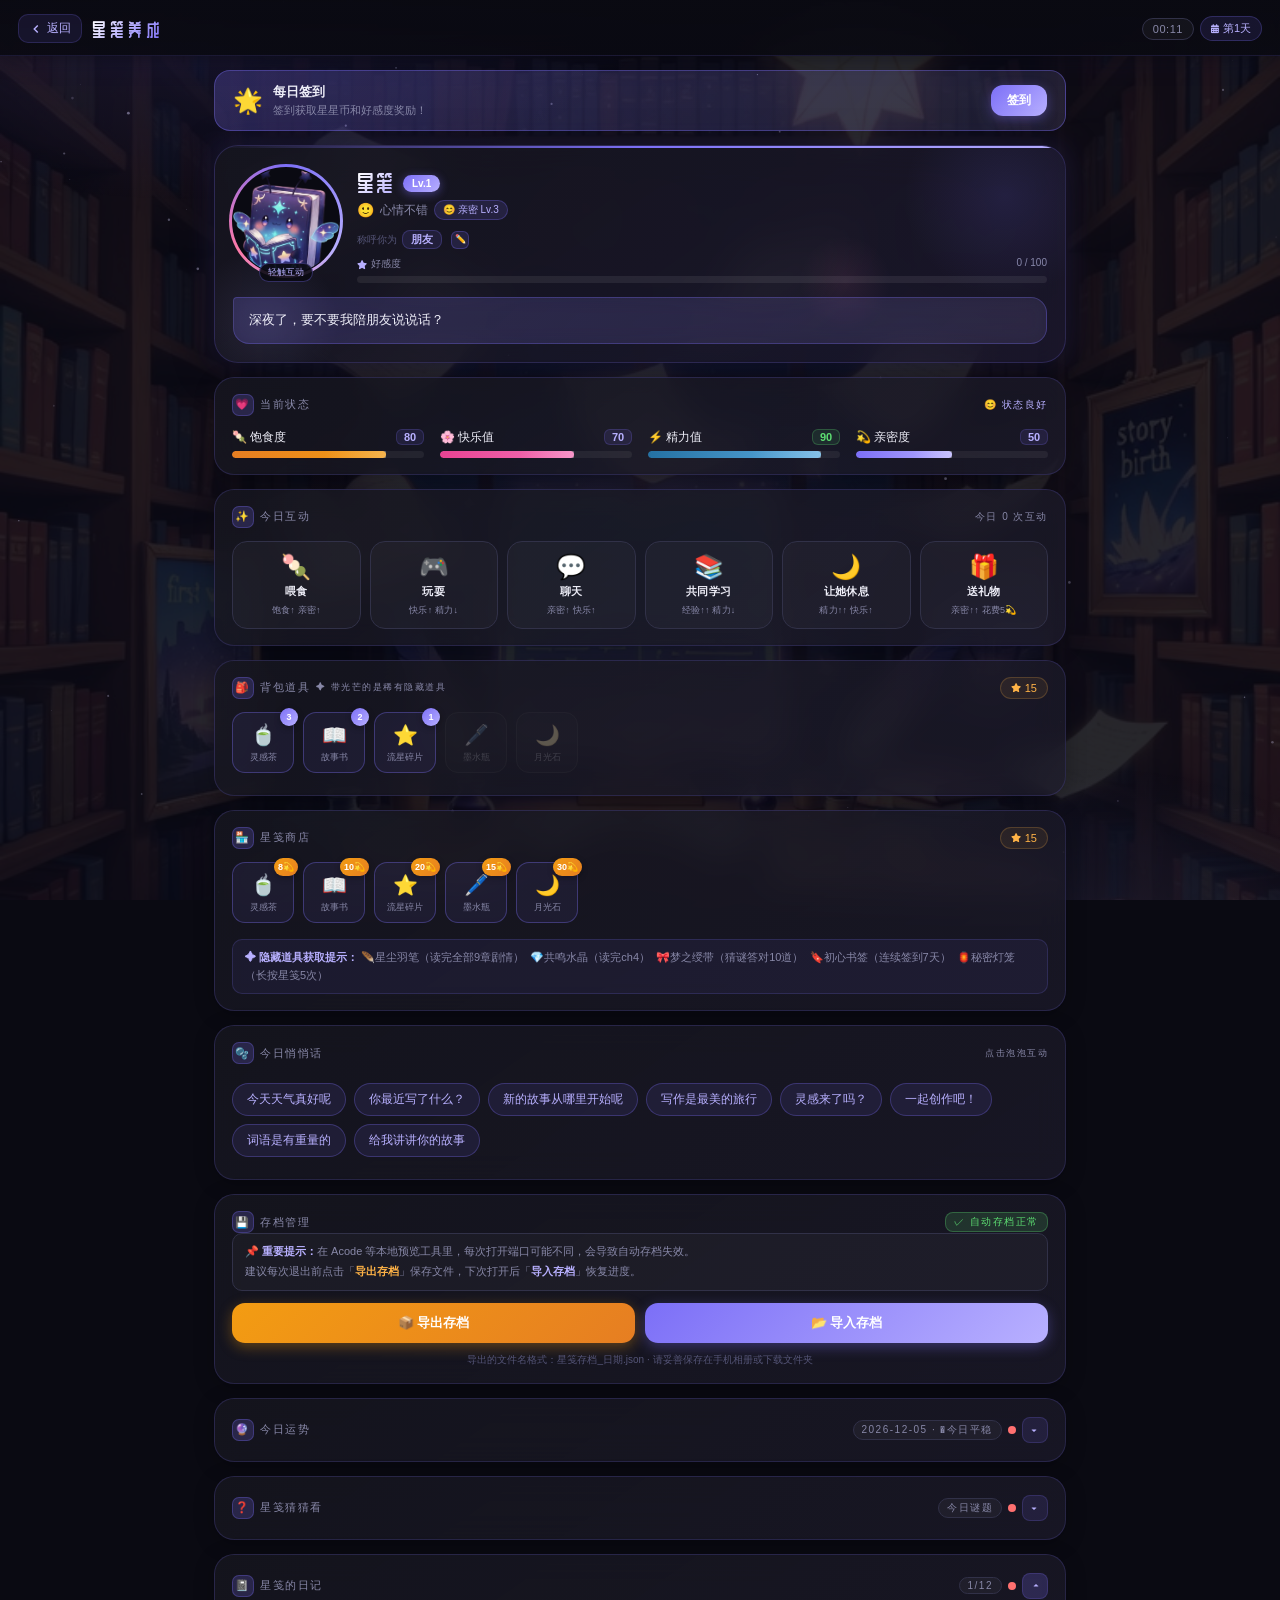
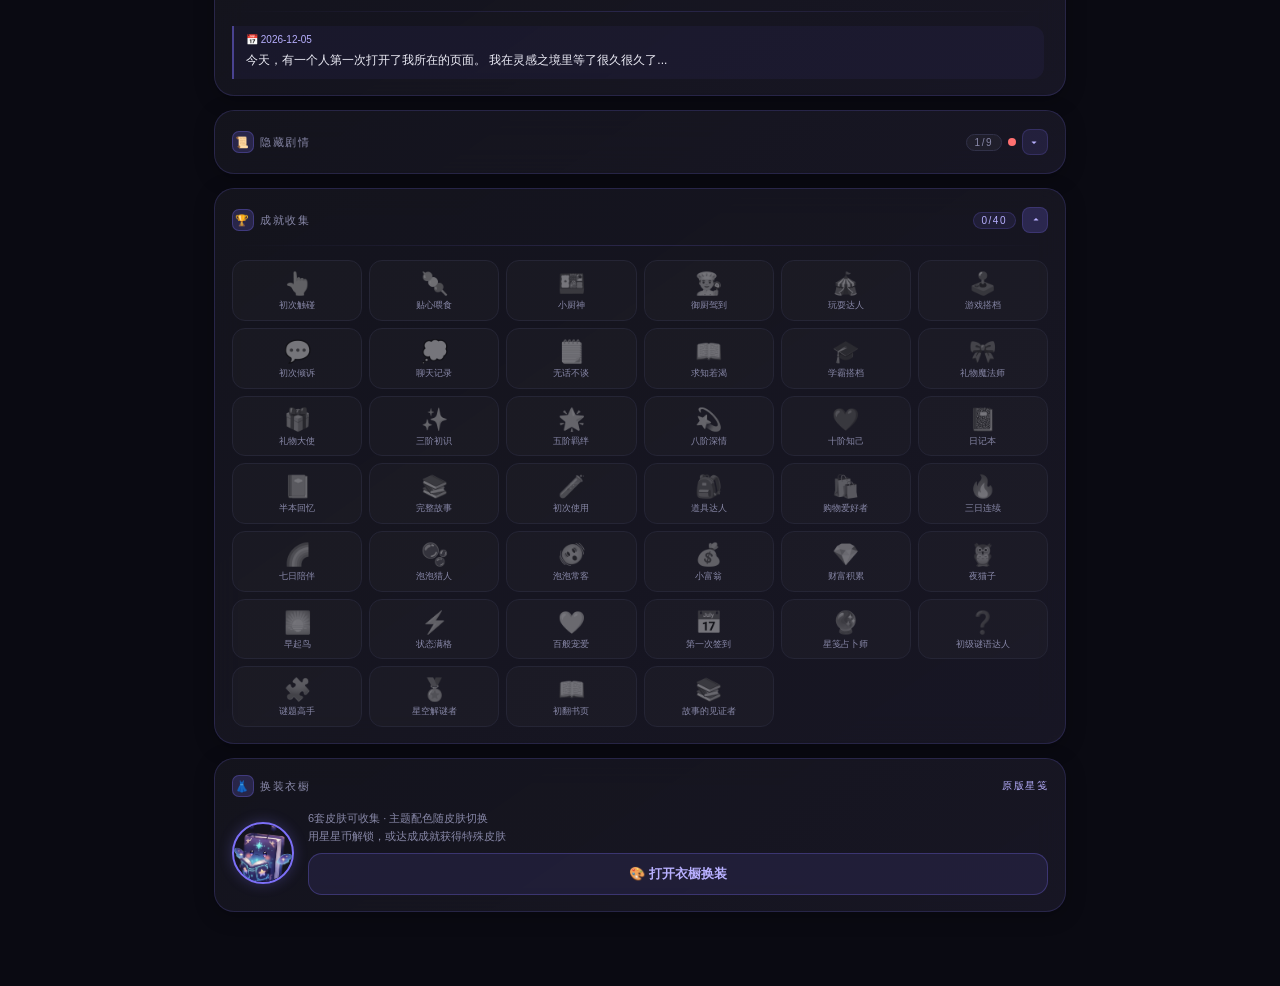
<file: xingj-pet.html>
<!DOCTYPE html>
<html lang="zh-CN">
<head>
<meta charset="UTF-8">
<meta name="viewport" content="width=device-width, initial-scale=1.0, viewport-fit=cover">
<title>星笺养成</title>
<link rel="stylesheet" href="https://cdnjs.cloudflare.com/ajax/libs/font-awesome/6.5.1/css/all.min.css">
<link href="https://fonts.googleapis.com/css2?family=ZCOOL+QingKe+HuangYou&display=swap" rel="stylesheet">
<style>
*{margin:0;padding:0;box-sizing:border-box;-webkit-tap-highlight-color:transparent}
:root{
  --bg:#0a0a12;--card:#16161f;--card2:#1e1e2a;
  --accent:#7c6ff7;--accent2:#b8b0ff;--accent3:#e0dcff;
  --text:#eeeef8;--text2:#8888a8;--text3:#555577;
  --danger:#ff7070;--success:#5ddd72;--warn:#ffb347;
  --border:#252535;--border2:#313148;
  --shadow:0 8px 32px rgba(0,0,0,.5);
  --glow:0 0 30px rgba(124,111,247,.18);
}
body{
  font-family:-apple-system,BlinkMacSystemFont,"Segoe UI",Roboto,sans-serif;
  background:var(--bg);color:var(--text);
  min-height:100vh;overflow-x:hidden;
  -webkit-font-smoothing:antialiased;
  padding-bottom:calc(env(safe-area-inset-bottom,0px) + 20px);
}

/* ===== 星空背景 ===== */
.page-bg{
  position:fixed;inset:0;z-index:0;
  background-image:url(./image-4.jpg);
  background-size:cover;background-position:center;
  opacity:.12;pointer-events:none;
}
.stars-canvas{position:fixed;inset:0;z-index:0;pointer-events:none;}
.page-bg-overlay{
  position:fixed;inset:0;z-index:0;
  background:
    radial-gradient(ellipse 70% 50% at 15% -5%,rgba(124,111,247,.14),transparent 55%),
    radial-gradient(ellipse 50% 40% at 85% 105%,rgba(184,176,255,.09),transparent 50%),
    radial-gradient(ellipse 40% 30% at 50% 50%,rgba(124,111,247,.04),transparent 70%);
  pointer-events:none;
}

/* ===== 布局 ===== */
.container{
  position:relative;z-index:1;
  max-width:480px;margin:0 auto;
  padding:0 0 40px;
}

/* ===== 顶部栏 ===== */
.top-bar{
  position:sticky;top:0;z-index:100;
  background:linear-gradient(180deg,rgba(10,10,18,.98) 0%,rgba(10,10,18,.92) 100%);
  backdrop-filter:blur(24px);-webkit-backdrop-filter:blur(24px);
  border-bottom:1px solid rgba(124,111,247,.15);
  padding:14px 18px 12px;
  display:flex;align-items:center;justify-content:space-between;
  box-shadow:0 2px 20px rgba(0,0,0,.4),0 0 40px rgba(124,111,247,.06);
}
.top-bar-left{display:flex;align-items:center;gap:10px;}
.back-btn{
  background:rgba(124,111,247,.1);border:1px solid rgba(124,111,247,.2);
  color:var(--accent2);cursor:pointer;
  display:flex;align-items:center;gap:4px;font-size:12px;
  padding:5px 10px;border-radius:10px;transition:all .2s;
}
.back-btn:active{background:rgba(124,111,247,.2);transform:scale(.94);}
.back-btn svg{width:14px;height:14px;}
.top-title{
  font-family:'ZCOOL QingKe HuangYou','PingFang SC',sans-serif;
  font-size:18px;font-weight:400;letter-spacing:4px;
  background:linear-gradient(135deg,#fff 0%,var(--accent2) 50%,var(--accent) 100%);
  -webkit-background-clip:text;-webkit-text-fill-color:transparent;background-clip:text;
}
.top-bar-right{display:flex;align-items:center;gap:6px;}
.time-display{
  font-size:11px;color:var(--text2);font-variant-numeric:tabular-nums;
  background:rgba(255,255,255,.04);border:1px solid var(--border2);
  padding:4px 10px;border-radius:20px;letter-spacing:.5px;
}
.day-counter{
  font-size:11px;color:var(--accent2);
  background:rgba(124,111,247,.12);border:1px solid rgba(124,111,247,.25);
  padding:4px 10px;border-radius:20px;
  display:flex;align-items:center;gap:4px;
}

/* ===== 签到横幅 ===== */
.checkin-banner{
  margin:14px 18px 0;
  background:linear-gradient(135deg,rgba(124,111,247,.25),rgba(184,176,255,.12));
  border:1px solid rgba(124,111,247,.4);
  border-radius:16px;padding:12px 18px;
  display:flex;align-items:center;justify-content:space-between;
  animation:bannerPulse 3s ease-in-out infinite;
  cursor:pointer;transition:all .2s;
}
.checkin-banner:active{transform:scale(.97);}
.checkin-banner.done{
  background:rgba(255,255,255,.03);border-color:var(--border2);
  animation:none;opacity:.6;pointer-events:none;
}
@keyframes bannerPulse{0%,100%{box-shadow:0 0 0 rgba(124,111,247,0);}50%{box-shadow:0 0 16px rgba(124,111,247,.25);}}
.checkin-left{display:flex;align-items:center;gap:10px;}
.checkin-icon{font-size:24px;animation:iconBounce 2s ease-in-out infinite;}
@keyframes iconBounce{0%,100%{transform:translateY(0);}50%{transform:translateY(-4px);}}
.checkin-title{font-size:13px;font-weight:600;color:var(--text);margin-bottom:2px;}
.checkin-sub{font-size:11px;color:var(--text2);}
.checkin-btn{
  padding:7px 16px;border-radius:12px;border:none;
  background:linear-gradient(135deg,var(--accent),var(--accent2));
  color:#fff;font-size:12px;font-weight:700;cursor:pointer;
  box-shadow:0 3px 12px rgba(124,111,247,.4);
  transition:all .2s;white-space:nowrap;
}
.checkin-btn:active{transform:scale(.93);}

/* ===== 角色展示区 ===== */
.char-stage{
  margin:14px 18px 0;
  background:linear-gradient(145deg,rgba(22,22,31,.85),rgba(30,26,50,.7));
  backdrop-filter:blur(20px);-webkit-backdrop-filter:blur(20px);
  border:1px solid rgba(124,111,247,.22);
  border-radius:24px;padding:22px 18px 18px;
  position:relative;overflow:hidden;
  box-shadow:0 8px 40px rgba(0,0,0,.4),var(--glow);
}
.char-stage-topline{
  position:absolute;top:0;left:0;right:0;height:2px;
  background:linear-gradient(90deg,transparent,var(--accent),var(--accent2),var(--accent),transparent);
  background-size:200% 100%;animation:gradientSlide 3s linear infinite;
}
@keyframes gradientSlide{0%{background-position:0%}100%{background-position:200%}}
.char-bg-deco{position:absolute;inset:0;pointer-events:none;overflow:hidden;}
.char-bg-circle{
  position:absolute;border-radius:50%;pointer-events:none;
  animation:driftCircle 8s ease-in-out infinite;
}
.char-bg-circle:nth-child(1){
  width:220px;height:220px;top:-60px;right:-50px;
  background:radial-gradient(circle,rgba(124,111,247,.12),transparent 65%);
}
.char-bg-circle:nth-child(2){
  width:160px;height:160px;bottom:-40px;left:-30px;
  background:radial-gradient(circle,rgba(184,176,255,.1),transparent 65%);
  animation-delay:3s;
}
.char-bg-circle:nth-child(3){
  width:100px;height:100px;top:40%;right:20%;
  background:radial-gradient(circle,rgba(253,121,168,.08),transparent 65%);
  animation-delay:5s;
}
@keyframes driftCircle{0%,100%{transform:translate(0,0) scale(1);}50%{transform:translate(8px,-12px) scale(1.05);}}

.char-main{display:flex;align-items:flex-start;gap:18px;}
.char-avatar-wrap{
  position:relative;flex-shrink:0;cursor:pointer;
  transition:transform .2s;
}
.char-avatar-wrap:active{transform:scale(.92);}
.char-avatar-ring{
  position:absolute;inset:-4px;border-radius:50%;
  background:conic-gradient(var(--accent),var(--accent2),#fd79a8,var(--accent));
  animation:ringRotate 4s linear infinite;
  padding:3px;
}
@keyframes ringRotate{0%{transform:rotate(0deg)}100%{transform:rotate(360deg)}}
.char-avatar-ring-inner{
  width:100%;height:100%;border-radius:50%;
  background:var(--bg);
}
.char-avatar-glow{
  position:absolute;inset:-14px;border-radius:50%;
  background:radial-gradient(circle,rgba(124,111,247,.3),transparent 60%);
  animation:avatarGlow 3s ease-in-out infinite;
  pointer-events:none;
}
@keyframes avatarGlow{0%,100%{opacity:.5;transform:scale(1);}50%{opacity:1;transform:scale(1.1);}}
.char-avatar{
  width:106px;height:106px;border-radius:50%;
  object-fit:cover;position:relative;z-index:1;
  display:block;
  animation:charFloat 4.5s ease-in-out infinite;
}
@keyframes charFloat{0%,100%{transform:translateY(0);}50%{transform:translateY(-7px);}}
.click-hint{
  position:absolute;bottom:-8px;left:50%;transform:translateX(-50%);
  font-size:9px;color:var(--accent2);white-space:nowrap;
  background:rgba(10,10,18,.9);border:1px solid rgba(124,111,247,.35);
  padding:2px 8px;border-radius:10px;z-index:2;
}
/* ===== 睡眠状态 ===== */
.sleep-sign{
  width:106px;height:106px;border-radius:50%;
  position:relative;z-index:1;
  display:none;
  background:linear-gradient(145deg,rgba(22,22,31,.95),rgba(35,30,52,.9));
  border:2px dashed rgba(124,111,247,.4);
  flex-direction:column;align-items:center;justify-content:center;
  gap:4px;text-align:center;padding:8px;
  animation:sleepFloat 4.5s ease-in-out infinite;
}
@keyframes sleepFloat{0%,100%{transform:translateY(0);}50%{transform:translateY(-7px);}}
.sleep-sign-emoji{font-size:26px;animation:sleepBob 2s ease-in-out infinite;}
@keyframes sleepBob{0%,100%{transform:rotate(-5deg);}50%{transform:rotate(5deg);}}
.sleep-sign-text{font-size:9px;color:var(--accent2);line-height:1.5;letter-spacing:.3px;}
.sleep-sign-zz{
  position:absolute;top:-4px;right:-4px;
  font-size:13px;animation:zzFloat 1.8s ease-in-out infinite;
  filter:drop-shadow(0 0 6px rgba(184,176,255,.8));
}
@keyframes zzFloat{0%{opacity:.3;transform:translate(0,0) scale(.7);}100%{opacity:1;transform:translate(6px,-10px) scale(1.1);}}
.sleep-timer-badge{
  position:absolute;bottom:-10px;left:50%;transform:translateX(-50%);
  font-size:9px;color:var(--accent2);white-space:nowrap;
  background:rgba(10,10,18,.95);border:1px solid rgba(124,111,247,.5);
  padding:2px 8px;border-radius:10px;z-index:2;
  font-variant-numeric:tabular-nums;
}
.action-btn.sleeping{
  opacity:.25;filter:grayscale(.8) blur(.5px);pointer-events:none;
  position:relative;
}
.action-btn.sleeping::after{
  content:'😴';position:absolute;top:50%;left:50%;
  transform:translate(-50%,-50%);font-size:22px;
  filter:none;opacity:.7;
}
.sleep-banner{
  margin:10px 18px 0;
  background:linear-gradient(135deg,rgba(35,30,52,.9),rgba(22,22,31,.85));
  border:1px solid rgba(124,111,247,.35);
  border-radius:16px;padding:11px 16px;
  display:none;align-items:center;gap:12px;
}
.sleep-banner.show{display:flex;}
.sleep-banner-icon{font-size:26px;animation:sleepBob 2s ease-in-out infinite;}
.sleep-banner-info{flex:1;}
.sleep-banner-title{font-size:13px;font-weight:600;color:var(--accent2);margin-bottom:3px;}
.sleep-banner-sub{font-size:11px;color:var(--text2);}
.sleep-banner-timer{
  font-size:13px;font-weight:700;color:var(--accent2);
  font-variant-numeric:tabular-nums;
  background:rgba(124,111,247,.12);border:1px solid rgba(124,111,247,.25);
  padding:5px 10px;border-radius:10px;white-space:nowrap;
}
.char-info{flex:1;padding-top:4px;}
.char-name-row{display:flex;align-items:center;gap:8px;margin-bottom:6px;flex-wrap:wrap;}
.char-name{
  font-family:'ZCOOL QingKe HuangYou','PingFang SC',sans-serif;
  font-size:22px;font-weight:400;letter-spacing:2px;
  background:linear-gradient(135deg,#fff,var(--accent2));
  -webkit-background-clip:text;-webkit-text-fill-color:transparent;background-clip:text;
}
.level-badge{
  background:linear-gradient(135deg,var(--accent),var(--accent2));
  color:#fff;font-size:10px;font-weight:700;
  padding:3px 9px;border-radius:10px;
  box-shadow:0 2px 10px rgba(124,111,247,.45);
  white-space:nowrap;
}
.char-mood{
  font-size:12px;color:var(--text2);margin-bottom:10px;
  min-height:20px;display:flex;align-items:center;gap:6px;
}
.mood-emoji{font-size:14px;}
.mood-tag{
  display:inline-block;
  background:rgba(124,111,247,.15);border:1px solid rgba(124,111,247,.3);
  color:var(--accent2);font-size:10px;padding:2px 8px;border-radius:10px;
}

/* 经验条 */
.exp-bar-wrap{margin-bottom:0;}
.exp-label{display:flex;justify-content:space-between;font-size:10px;color:var(--text2);margin-bottom:5px;}
.exp-label-left{display:flex;align-items:center;gap:4px;}
.exp-bar{height:7px;background:rgba(255,255,255,.07);border-radius:4px;overflow:hidden;position:relative;}
.exp-bar-fill{
  height:100%;border-radius:4px;
  background:linear-gradient(90deg,var(--accent),var(--accent2),#fd79a8);
  background-size:200% 100%;
  transition:width .8s cubic-bezier(.4,0,.2,1);
  animation:expAnimate 2s linear infinite;
  position:relative;
}
@keyframes expAnimate{0%{background-position:0%}100%{background-position:200%}}

/* ===== 台词气泡 ===== */
.speech-bubble{
  position:relative;margin-top:14px;
  background:linear-gradient(135deg,rgba(124,111,247,.2),rgba(184,176,255,.1));
  border:1px solid rgba(124,111,247,.3);
  border-radius:4px 16px 16px 16px;
  padding:11px 15px;font-size:13px;line-height:1.75;color:var(--text);
  backdrop-filter:blur(8px);-webkit-backdrop-filter:blur(8px);
  animation:bubbleIn .4s cubic-bezier(.4,0,.2,1);
  min-height:44px;word-break:break-word;overflow-wrap:break-word;
}
@keyframes bubbleIn{from{opacity:0;transform:translateY(6px) scale(.97)}to{opacity:1;transform:none}}
.speech-cursor{
  display:inline-block;width:2px;height:13px;
  background:var(--accent2);margin-left:2px;vertical-align:middle;
  animation:blink .7s step-end infinite;
}
@keyframes blink{0%,100%{opacity:1}50%{opacity:0}}

/* ===== 卡片通用 ===== */
.pet-card{
  margin:10px 18px 0;
  background:linear-gradient(145deg,rgba(22,22,31,.85),rgba(30,28,44,.7));
  backdrop-filter:blur(15px);-webkit-backdrop-filter:blur(15px);
  border:1px solid rgba(124,111,247,.18);
  border-radius:20px;padding:16px 17px;
  box-shadow:0 4px 20px rgba(0,0,0,.25);
  transition:border-color .3s;
}
.pet-card:hover{border-color:rgba(124,111,247,.3);}

/* ===== 状态栏 ===== */
.status-grid{display:grid;grid-template-columns:1fr 1fr;gap:12px;}
.stat-item{}
.stat-row{display:flex;justify-content:space-between;align-items:center;margin-bottom:5px;}
.stat-name{font-size:12px;color:var(--text);display:flex;align-items:center;gap:5px;}
.stat-val{
  font-size:11px;color:var(--accent2);font-weight:700;
  font-variant-numeric:tabular-nums;
  background:rgba(124,111,247,.12);border:1px solid rgba(124,111,247,.2);
  padding:1px 6px;border-radius:6px;min-width:28px;text-align:center;
}
.stat-val.low{color:var(--danger);background:rgba(255,112,112,.1);border-color:rgba(255,112,112,.25);}
.stat-val.high{color:var(--success);background:rgba(93,221,114,.1);border-color:rgba(93,221,114,.25);}
.stat-bar{height:7px;background:rgba(255,255,255,.06);border-radius:4px;overflow:hidden;}
.stat-fill{height:100%;border-radius:4px;transition:width .7s cubic-bezier(.4,0,.2,1);position:relative;}
.stat-fill::after{
  content:'';position:absolute;inset:0;
  background:linear-gradient(90deg,transparent 60%,rgba(255,255,255,.25));
  animation:shineSlide 2.5s ease infinite;
}
@keyframes shineSlide{0%{opacity:0;transform:translateX(-100%)}50%{opacity:1}100%{opacity:0;transform:translateX(100%)}}
.stat-fill.hunger{background:linear-gradient(90deg,#e67e22,#f39c12);}
.stat-fill.happy{background:linear-gradient(90deg,#e84393,#f472b6);}
.stat-fill.energy{background:linear-gradient(90deg,#2471a3,#5dade2);}
.stat-fill.affection{background:linear-gradient(90deg,var(--accent),var(--accent2));}

/* ===== 操作按钮 ===== */
.actions-grid{display:grid;grid-template-columns:repeat(3,1fr);gap:9px;}
.action-btn{
  display:flex;flex-direction:column;align-items:center;gap:5px;
  padding:13px 6px 11px;border-radius:15px;
  border:1px solid var(--border2);
  background:rgba(255,255,255,.03);cursor:pointer;
  transition:all .22s cubic-bezier(.4,0,.2,1);
  position:relative;overflow:hidden;user-select:none;
}
.action-btn::before{
  content:'';position:absolute;inset:0;border-radius:14px;
  background:linear-gradient(135deg,rgba(124,111,247,.18),rgba(184,176,255,.08));
  opacity:0;transition:opacity .22s;
}
.action-btn:not(.disabled):hover::before{opacity:1;}
.action-btn:not(.disabled):active{transform:scale(.91);}
.action-btn:not(.disabled):active::before{opacity:1;}
.action-btn.disabled{opacity:.3;filter:grayscale(.6);pointer-events:none;}
.action-btn.highlight{
  border-color:rgba(124,111,247,.45);
  background:rgba(124,111,247,.1);
  box-shadow:0 0 14px rgba(124,111,247,.2);
}
.ab-icon{font-size:24px;line-height:1;transition:transform .2s;}
.action-btn:not(.disabled):active .ab-icon{transform:scale(1.25) rotate(-5deg);}
.ab-label{font-size:11px;color:var(--text);font-weight:600;letter-spacing:.3px;}
.ab-cost{font-size:9px;color:var(--text2);letter-spacing:.2px;}
.ab-cd{
  position:absolute;top:5px;right:7px;
  font-size:9px;color:var(--warn);font-weight:700;
  font-variant-numeric:tabular-nums;
}
.ab-badge{
  position:absolute;top:-1px;left:-1px;right:-1px;bottom:-1px;
  border-radius:15px;border:1px solid var(--accent);
  pointer-events:none;animation:badgePulse 1.5s ease-in-out infinite;
}
@keyframes badgePulse{0%,100%{opacity:.6}50%{opacity:1}}

/* ===== 背包道具 ===== */
.items-header{display:flex;align-items:center;justify-content:space-between;margin-bottom:12px;}
.coins-display{
  font-size:11px;color:var(--warn);
  background:rgba(255,179,71,.08);border:1px solid rgba(255,179,71,.2);
  padding:4px 10px;border-radius:20px;
  display:flex;align-items:center;gap:4px;
}
.items-row{display:flex;gap:9px;overflow-x:auto;padding-bottom:6px;-webkit-overflow-scrolling:touch;}
.items-row::-webkit-scrollbar{height:3px;}
.items-row::-webkit-scrollbar-track{background:transparent;}
.items-row::-webkit-scrollbar-thumb{background:var(--border2);border-radius:2px;}
.item-chip{
  display:flex;flex-direction:column;align-items:center;gap:4px;
  padding:10px 12px 8px;border-radius:13px;border:1px solid var(--border2);
  background:rgba(255,255,255,.03);cursor:pointer;flex-shrink:0;
  transition:all .2s;min-width:62px;position:relative;
}
.item-chip:not(.empty):active{transform:scale(.9);border-color:var(--accent);}
.item-chip.owned{
  border-color:rgba(124,111,247,.35);
  background:rgba(124,111,247,.08);
}
.item-chip.empty{opacity:.35;filter:grayscale(.7);pointer-events:none;}
.item-icon{font-size:20px;}
.item-name{font-size:9px;color:var(--text2);white-space:nowrap;}
.item-count{
  position:absolute;top:-5px;right:-5px;
  min-width:18px;height:18px;border-radius:9px;
  background:linear-gradient(135deg,var(--accent),var(--accent2));
  color:#fff;font-size:9px;font-weight:700;
  display:flex;align-items:center;justify-content:center;
  padding:0 4px;box-shadow:0 2px 6px rgba(0,0,0,.3);
}

/* ===== 悄悄话泡泡 ===== */
.bubble-game{
  display:flex;flex-wrap:wrap;gap:8px;
  padding:6px 0;min-height:72px;
  align-content:flex-start;
}
.word-bubble{
  padding:7px 14px;border-radius:20px;
  border:1px solid rgba(124,111,247,.3);
  background:rgba(124,111,247,.1);
  font-size:12px;color:var(--accent2);
  cursor:pointer;transition:all .18s;user-select:none;
  animation:bubbleFloat 3s ease-in-out infinite;
  position:relative;overflow:hidden;
}
.word-bubble::before{
  content:'';position:absolute;inset:0;
  background:linear-gradient(135deg,rgba(124,111,247,.2),rgba(184,176,255,.1));
  opacity:0;transition:opacity .18s;
}
.word-bubble:nth-child(2n){animation-delay:.8s;}
.word-bubble:nth-child(3n){animation-delay:1.6s;}
.word-bubble:nth-child(4n){animation-delay:2.2s;}
@keyframes bubbleFloat{0%,100%{transform:translateY(0);}50%{transform:translateY(-4px);}}
.word-bubble:hover::before{opacity:1;}
.word-bubble:active{transform:scale(.86);}
.word-bubble.popped{
  animation:bubblePop .45s cubic-bezier(.4,0,.2,1) forwards;pointer-events:none;
}
@keyframes bubblePop{
  0%{transform:scale(1);opacity:1;}
  40%{transform:scale(1.35);opacity:.7;}
  100%{transform:scale(0);opacity:0;}
}

/* ===== 日记 ===== */
.diary-empty{
  font-size:12px;color:var(--text2);text-align:center;
  padding:20px 0;
  display:flex;flex-direction:column;align-items:center;gap:6px;
}
.diary-empty-icon{font-size:28px;opacity:.4;}
.diary-entry{
  border-left:2px solid rgba(124,111,247,.5);
  padding:8px 12px;margin-bottom:8px;
  background:rgba(124,111,247,.06);border-radius:0 12px 12px 0;
}
.diary-entry.new-entry{
  animation:entryIn .4s ease;
}
.diary-entry:last-child{margin-bottom:0;}
.diary-scroll-area{
  max-height:260px;overflow-y:auto;-webkit-overflow-scrolling:touch;
  padding-right:4px;
}
.diary-scroll-area::-webkit-scrollbar{width:3px;}
.diary-scroll-area::-webkit-scrollbar-track{background:transparent;}
.diary-scroll-area::-webkit-scrollbar-thumb{background:var(--border2);border-radius:2px;}
@keyframes entryIn{from{opacity:0;transform:translateX(-10px)}to{opacity:1;transform:none}}
.diary-entry-time{font-size:10px;color:var(--accent2);margin-bottom:5px;display:flex;align-items:center;gap:4px;}
.diary-entry-text{font-size:12px;color:var(--text);line-height:1.8;}

/* ===== 成就 ===== */
.achieve-grid{display:grid;grid-template-columns:repeat(4,1fr);gap:7px;}
.achieve-item{
  display:flex;flex-direction:column;align-items:center;gap:3px;
  padding:10px 4px 8px;border-radius:13px;border:1px solid var(--border);
  background:rgba(255,255,255,.02);text-align:center;
  transition:all .2s;cursor:pointer;position:relative;
}
.achieve-item.unlocked{
  border-color:rgba(124,111,247,.4);
  background:rgba(124,111,247,.1);
  box-shadow:0 0 12px rgba(124,111,247,.12);
}
.achieve-item.unlocked::after{
  content:'';position:absolute;inset:0;border-radius:12px;
  background:linear-gradient(135deg,rgba(184,176,255,.08),transparent);
  pointer-events:none;
}
.achieve-icon{font-size:22px;filter:grayscale(1) opacity(.4);transition:filter .3s;}
.achieve-item.unlocked .achieve-icon{filter:none;}
.achieve-label{font-size:9px;color:var(--text2);line-height:1.3;}
.achieve-item.unlocked .achieve-label{color:var(--accent2);}
.achieve-new{
  position:absolute;top:-4px;right:-4px;
  background:var(--danger);color:#fff;font-size:8px;font-weight:700;
  padding:1px 4px;border-radius:4px;
}

/* ===== Toast ===== */
.pet-toast{
  position:fixed;top:76px;left:50%;transform:translateX(-50%) translateY(-16px);
  background:linear-gradient(135deg,rgba(22,22,31,.98),rgba(35,30,52,.97));
  border:1px solid rgba(124,111,247,.4);
  border-radius:22px;padding:10px 20px;
  font-size:13px;color:var(--text);
  box-shadow:0 12px 40px rgba(0,0,0,.5),0 0 24px rgba(124,111,247,.15);
  z-index:9999;pointer-events:none;
  opacity:0;transition:all .38s cubic-bezier(.4,0,.2,1);
  white-space:nowrap;max-width:88vw;text-overflow:ellipsis;overflow:hidden;
}
.pet-toast.show{opacity:1;transform:translateX(-50%) translateY(0);}

/* ===== 点击特效 ===== */
.click-fx{
  position:fixed;pointer-events:none;z-index:9998;
  font-size:20px;line-height:1;
  animation:clickFly .9s cubic-bezier(.4,0,.2,1) forwards;
}
@keyframes clickFly{
  0%{opacity:1;transform:translateY(0) scale(1);}
  100%{opacity:0;transform:translateY(-70px) scale(1.5);}
}

/* ===== 升级弹窗 ===== */
.level-up-overlay{
  position:fixed;inset:0;z-index:9990;
  background:rgba(0,0,0,.75);backdrop-filter:blur(10px);-webkit-backdrop-filter:blur(10px);
  display:none;align-items:center;justify-content:center;
}
.level-up-overlay.show{display:flex;}
.level-up-card{
  background:linear-gradient(145deg,rgba(22,22,31,.99),rgba(35,30,52,.97));
  border:1px solid rgba(124,111,247,.5);
  border-radius:26px;padding:40px 30px;text-align:center;
  box-shadow:0 24px 64px rgba(0,0,0,.6),0 0 80px rgba(124,111,247,.2);
  animation:lvUpIn .5s cubic-bezier(.34,1.56,.64,1);
  max-width:300px;width:88%;position:relative;overflow:hidden;
}
.level-up-card::before{
  content:'';position:absolute;top:0;left:0;right:0;height:2px;
  background:linear-gradient(90deg,transparent,var(--accent),var(--accent2),var(--accent),transparent);
}
@keyframes lvUpIn{from{opacity:0;transform:scale(.6) translateY(30px)}to{opacity:1;transform:none}}
.lv-up-stars{font-size:34px;letter-spacing:5px;margin-bottom:16px;display:block;}
.lv-up-anim{animation:starSpin 1.2s ease infinite alternate;}
@keyframes starSpin{from{transform:rotate(-8deg) scale(.92)}to{transform:rotate(8deg) scale(1.08)}}
.lv-up-title{
  font-family:'ZCOOL QingKe HuangYou','PingFang SC',sans-serif;
  font-size:24px;letter-spacing:2px;
  background:linear-gradient(135deg,#fff,var(--accent2),var(--accent));
  -webkit-background-clip:text;-webkit-text-fill-color:transparent;background-clip:text;
  margin-bottom:8px;line-height:1.4;
}
.lv-up-sub{font-size:13px;color:var(--text2);margin-bottom:22px;line-height:1.75;}
.lv-up-btn{
  padding:12px 36px;border-radius:14px;border:none;
  background:linear-gradient(135deg,var(--accent),var(--accent2));
  color:#fff;font-size:14px;font-weight:700;cursor:pointer;
  box-shadow:0 4px 20px rgba(124,111,247,.45);
  transition:all .2s;
}
.lv-up-btn:active{transform:scale(.93);}
/* ===== 状态预警 ===== */
.warn-dot{
  position:absolute;top:-3px;right:-3px;
  width:9px;height:9px;border-radius:50%;
  background:var(--danger);border:1.5px solid var(--bg);
  animation:warnPulse 1.2s ease-in-out infinite;
  pointer-events:none;z-index:5;
}
@keyframes warnPulse{
  0%,100%{transform:scale(1);box-shadow:0 0 0 0 rgba(255,112,112,.6);}
  50%{transform:scale(1.2);box-shadow:0 0 0 5px rgba(255,112,112,0);}
}
.warn-dot.warn-energy{background:var(--warn);}
.warn-dot.warn-happy{background:#f472b6;}
.action-btn{position:relative;}
/* ===== 进场动画 ===== */
@keyframes cardFadeUp{
  from{opacity:0;transform:translateY(22px);}
  to{opacity:1;transform:translateY(0);}
}
.anim-card{
  opacity:0;
  animation:cardFadeUp .55s cubic-bezier(.4,0,.2,1) forwards;
}
.anim-card:nth-child(1){animation-delay:.08s;}
.anim-card:nth-child(2){animation-delay:.16s;}
.anim-card:nth-child(3){animation-delay:.24s;}
.anim-card:nth-child(4){animation-delay:.32s;}
.anim-card:nth-child(5){animation-delay:.40s;}
.anim-card:nth-child(6){animation-delay:.48s;}
.anim-card:nth-child(7){animation-delay:.56s;}
.anim-card:nth-child(8){animation-delay:.64s;}
.anim-card:nth-child(9){animation-delay:.72s;}
.anim-card:nth-child(10){animation-delay:.80s;}
@keyframes topBarDrop{
  from{opacity:0;transform:translateY(-18px);}
  to{opacity:1;transform:translateY(0);}
}
.top-bar{animation:topBarDrop .45s cubic-bezier(.4,0,.2,1) forwards;}
/* ===== 折叠卡片 ===== */
.collapsible-header{
  display:flex;align-items:center;justify-content:space-between;
  cursor:pointer;user-select:none;padding:2px 0;
  transition:opacity .2s;
}
.collapsible-header:active{opacity:.7;}
.collapse-notify-dot{
  width:8px;height:8px;border-radius:50%;
  background:var(--danger);
  flex-shrink:0;
  animation:warnPulse 1.2s ease-in-out infinite;
  display:none;
}
.collapse-notify-dot.show{display:block;}
.collapse-arrow{
  width:26px;height:26px;border-radius:8px;
  background:rgba(124,111,247,.12);border:1px solid rgba(124,111,247,.2);
  display:flex;align-items:center;justify-content:center;
  font-size:12px;color:var(--accent2);
  transition:transform .35s cubic-bezier(.4,0,.2,1), background .2s;
  flex-shrink:0;
}
.collapsible-header.open .collapse-arrow{
  transform:rotate(180deg);
  background:rgba(124,111,247,.22);
}
.collapsible-body{
  overflow:hidden;
  max-height:0;
  transition:max-height .4s cubic-bezier(.4,0,.2,1), opacity .35s ease;
  opacity:0;
}
.collapsible-body.open{
  max-height:3000px;
  opacity:1;
}
.collapse-divider{
  height:1px;
  background:linear-gradient(90deg,transparent,rgba(124,111,247,.2),transparent);
  margin:10px 0 14px;
  transition:opacity .3s;
}
.collapsible-body:not(.open) .collapse-divider{opacity:0;}

/* ===== 页面整体间距优化 ===== */
.section-gap{margin-top:10px;}
.pet-card{margin:10px 18px 0;}

/* ===== 卡片标题优化 ===== */
.card-title{
  font-size:11px;color:var(--text2);letter-spacing:1.5px;
  text-transform:uppercase;margin-bottom:0;
  display:flex;align-items:center;justify-content:space-between;
}
.card-title-left{display:flex;align-items:center;gap:6px;}
.card-title-icon{
  width:22px;height:22px;border-radius:7px;
  background:rgba(124,111,247,.2);border:1px solid rgba(124,111,247,.3);
  display:flex;align-items:center;justify-content:center;font-size:11px;
}
.card-meta{
  font-size:10px;color:var(--accent2);
  background:rgba(124,111,247,.1);border:1px solid rgba(124,111,247,.2);
  padding:2px 8px;border-radius:10px;
}
.card-meta.muted{color:var(--text2);background:rgba(255,255,255,.04);border-color:var(--border2);}
/* ===== 隐藏道具 ===== */
.item-chip.hidden-item{
  border-color:rgba(184,176,255,.5);
  background:linear-gradient(145deg,rgba(124,111,247,.18),rgba(184,176,255,.08));
  box-shadow:0 0 12px rgba(124,111,247,.18);
  animation:hiddenItemGlow 3s ease-in-out infinite;
}
@keyframes hiddenItemGlow{
  0%,100%{box-shadow:0 0 8px rgba(124,111,247,.15);}
  50%{box-shadow:0 0 18px rgba(124,111,247,.38);}
}
.item-chip.hidden-item .item-name{color:var(--accent2);}
.hidden-item-label{
  position:absolute;top:-6px;left:50%;transform:translateX(-50%);
  font-size:8px;color:#fff;font-weight:700;letter-spacing:.3px;white-space:nowrap;
  background:linear-gradient(135deg,var(--accent),#fd79a8);
  padding:1px 5px;border-radius:5px;pointer-events:none;
}
/* 隐藏道具使用特效遮罩 */
.hidden-fx-overlay{
  position:fixed;inset:0;z-index:9997;pointer-events:none;
  animation:hiddenFxFlash .6s cubic-bezier(.4,0,.2,1) forwards;
}
@keyframes hiddenFxFlash{
  0%{opacity:0;}20%{opacity:.18;}100%{opacity:0;}
}
.particle-container{position:fixed;inset:0;pointer-events:none;z-index:9995;}
.particle{
  position:absolute;border-radius:50%;opacity:0;
  animation:particleFall var(--dur,1.4s) ease forwards;
}
@keyframes particleFall{
  0%{opacity:1;transform:translate(0,0) rotate(0deg) scale(1);}
  100%{opacity:0;transform:translate(var(--tx,0px),var(--ty,-100px)) rotate(360deg) scale(0);}
}

/* ===== 星星Canvas背景 ===== */
.pet-card .status-grid,
.pet-card .actions-grid,
.pet-card .items-row,
.pet-card .bubble-game{
  margin-top:13px;
}
.items-header{
  margin-bottom:0;
}
/* ===== 桌面端适配（768px+） ===== */
@media(min-width:768px){
  .container{
    max-width:900px !important;
    margin:0 auto;
    padding:0 24px 40px;
    display:block; /* 不用 grid，保持原始单列流式布局，让卡片自然铺满 */
  }
  /* 顶部栏不再 sticky，改为 fixed 以免被容器 max-width 截断 */
  .top-bar{
    position:fixed;
    top:0;left:0;right:0;
    z-index:200;
    border-radius:0;
    margin:0;
  }
  /* 因为 top-bar 变 fixed，给容器加顶部 padding 防止内容被遮住 */
  .container{
    padding-top:70px;
  }
  /* 角色区、背包、日记等卡片在桌面端内部改为横向双列 */
  .char-stage{
    margin:0 0 14px;
  }
  .checkin-banner,
  .sleep-banner{
    margin:0 0 14px;
  }
  .pet-card{
    margin:0 0 14px;
  }
  /* 状态栏四格改为四列 */
  .status-grid{
    grid-template-columns:repeat(4,1fr);
    gap:16px;
  }
  /* 操作按钮改为六列（全部一行显示） */
  .actions-grid{
    grid-template-columns:repeat(6,1fr);
  }
  /* 背包道具行允许显示更多 */
  .items-row{
    flex-wrap:wrap;
    overflow-x:visible;
  }
  /* 成就格改为6列 */
  .achieve-grid{
    grid-template-columns:repeat(6,1fr);
  }
  /* 日记滚动区增高 */
  .diary-scroll-area{max-height:380px;}
  /* 换装衣橱居中显示，不从底部弹出 */
  .wardrobe-overlay{align-items:center;}
  .wardrobe-panel{
    border-radius:24px;
    max-width:520px;
    max-height:80vh;
  }
  .skin-grid{grid-template-columns:repeat(3,1fr);}
  .pet-toast{max-width:380px;}
}
/* ===== 离线收益弹窗动画 ===== */
.offline-reward-chip{
  display:inline-flex;align-items:center;gap:4px;
  padding:3px 10px;border-radius:8px;margin:3px 4px 3px 0;
  background:rgba(124,111,247,.12);border:1px solid rgba(124,111,247,.25);
  font-size:11px;color:var(--accent2);font-weight:600;
}
.offline-reward-chip.bonus{
  background:rgba(255,179,71,.12);border-color:rgba(255,179,71,.3);color:var(--warn);
}
@media(prefers-reduced-motion:reduce){
  .char-avatar,.char-avatar-glow,.char-bg-circle,.word-bubble,
  .exp-bar-fill,.stat-fill::after,.checkin-banner{animation:none!important;}
}
/* ===== 昵称编辑弹窗 ===== */
.nickname-overlay{
  position:fixed;inset:0;z-index:9992;
  background:rgba(0,0,0,.72);backdrop-filter:blur(10px);-webkit-backdrop-filter:blur(10px);
  display:none;align-items:center;justify-content:center;padding:0 24px;
}
.nickname-overlay.show{display:flex;}
.nickname-card{
  background:linear-gradient(145deg,rgba(22,22,31,.99),rgba(35,30,52,.97));
  border:1px solid rgba(124,111,247,.5);border-radius:24px;
  padding:28px 24px 24px;width:100%;max-width:320px;
  box-shadow:0 24px 64px rgba(0,0,0,.6),0 0 60px rgba(124,111,247,.2);
  animation:lvUpIn .4s cubic-bezier(.34,1.56,.64,1);position:relative;overflow:hidden;
}
.nickname-card::before{
  content:'';position:absolute;top:0;left:0;right:0;height:2px;
  background:linear-gradient(90deg,transparent,var(--accent),var(--accent2),var(--accent),transparent);
}
.nickname-card-title{
  font-family:'ZCOOL QingKe HuangYou','PingFang SC',sans-serif;
  font-size:18px;letter-spacing:2px;text-align:center;
  background:linear-gradient(135deg,#fff,var(--accent2));
  -webkit-background-clip:text;-webkit-text-fill-color:transparent;background-clip:text;
  margin-bottom:6px;
}
.nickname-card-sub{font-size:12px;color:var(--text2);text-align:center;margin-bottom:18px;line-height:1.7;}
.nickname-input{
  width:100%;padding:12px 16px;border-radius:14px;
  background:rgba(124,111,247,.1);border:1px solid rgba(124,111,247,.35);
  color:var(--text);font-size:15px;letter-spacing:1px;
  outline:none;text-align:center;transition:border-color .2s;-webkit-appearance:none;
}
.nickname-input:focus{border-color:var(--accent2);}
.nickname-input::placeholder{color:var(--text3);}
.nickname-btns{display:flex;gap:10px;margin-top:16px;}
.nickname-btn-cancel{
  flex:1;padding:11px;border-radius:13px;border:1px solid var(--border2);
  background:rgba(255,255,255,.04);color:var(--text2);font-size:13px;cursor:pointer;transition:all .2s;
}
.nickname-btn-cancel:active{transform:scale(.95);}
.nickname-btn-confirm{
  flex:2;padding:11px;border-radius:13px;border:none;
  background:linear-gradient(135deg,var(--accent),var(--accent2));
  color:#fff;font-size:13px;font-weight:700;cursor:pointer;
  box-shadow:0 4px 16px rgba(124,111,247,.4);transition:all .2s;
}
.nickname-btn-confirm:active{transform:scale(.95);}
.nickname-edit-btn{
  display:inline-flex;align-items:center;justify-content:center;
  width:18px;height:18px;border-radius:6px;
  background:rgba(124,111,247,.15);border:1px solid rgba(124,111,247,.3);
  color:var(--accent2);font-size:9px;cursor:pointer;
  transition:all .2s;flex-shrink:0;margin-left:4px;line-height:1;
}
.nickname-edit-btn:active{transform:scale(.88);background:rgba(124,111,247,.3);}
/* ===== 满格保护徽章 ===== */
.ab-full{
  position:absolute;top:5px;left:6px;font-size:8px;font-weight:700;
  color:#f9c74f;background:rgba(249,199,79,.12);border:1px solid rgba(249,199,79,.38);
  border-radius:5px;padding:1px 5px;letter-spacing:.3px;white-space:nowrap;
  pointer-events:none;animation:fullPulse 2s ease-in-out infinite;
}
@keyframes fullPulse{0%,100%{opacity:.65;}50%{opacity:1;}}
/* ===== 换装衣橱 ===== */
.wardrobe-overlay{
  position:fixed;inset:0;z-index:9993;
  background:rgba(0,0,0,.8);backdrop-filter:blur(12px);-webkit-backdrop-filter:blur(12px);
  display:none;align-items:flex-end;justify-content:center;
}
.wardrobe-overlay.show{display:flex;}
.wardrobe-panel{
  background:linear-gradient(170deg,rgba(20,18,32,.99),rgba(14,12,22,.99));
  border:1px solid rgba(124,111,247,.35);border-radius:26px 26px 0 0;
  padding:22px 18px 40px;width:100%;max-width:480px;
  box-shadow:0 -12px 60px rgba(0,0,0,.6);
  animation:panelUp .38s cubic-bezier(.4,0,.2,1);
  max-height:86vh;overflow-y:auto;position:relative;
}
@keyframes panelUp{from{transform:translateY(100%)}to{transform:translateY(0)}}
.wardrobe-title{
  font-family:'ZCOOL QingKe HuangYou','PingFang SC',sans-serif;
  font-size:17px;letter-spacing:3px;text-align:center;
  background:linear-gradient(135deg,#fff,var(--accent2));
  -webkit-background-clip:text;-webkit-text-fill-color:transparent;background-clip:text;
  margin-bottom:4px;
}
.wardrobe-sub{font-size:11px;color:var(--text2);text-align:center;margin-bottom:18px;}
.wardrobe-close-btn{
  position:absolute;top:16px;right:16px;
  width:30px;height:30px;border-radius:50%;
  background:rgba(255,255,255,.06);border:1px solid rgba(255,255,255,.12);
  color:var(--text2);font-size:14px;cursor:pointer;
  display:flex;align-items:center;justify-content:center;transition:all .2s;
}
.wardrobe-close-btn:active{background:rgba(255,255,255,.14);transform:scale(.9);}
.skin-grid{display:grid;grid-template-columns:repeat(2,1fr);gap:12px;}
.skin-card{
  border-radius:18px;padding:16px 12px 12px;
  border:1.5px solid rgba(124,111,247,.2);
  background:rgba(255,255,255,.03);cursor:pointer;
  position:relative;overflow:hidden;
  transition:all .22s cubic-bezier(.4,0,.2,1);
  display:flex;flex-direction:column;align-items:center;gap:8px;
}
.skin-card:not(.skin-locked):active{transform:scale(.95);}
.skin-card.skin-equipped{
  border-color:var(--accent);background:rgba(124,111,247,.12);
  box-shadow:0 0 20px rgba(124,111,247,.25);
}
.skin-card.skin-locked{opacity:.55;cursor:default;}
.skin-preview{
  width:76px;height:76px;border-radius:50%;object-fit:cover;
  border:2px solid rgba(124,111,247,.3);background:rgba(255,255,255,.04);
  transition:border-color .2s;
}
.skin-card.skin-equipped .skin-preview{border-color:var(--accent);box-shadow:0 0 14px rgba(124,111,247,.45);}
.skin-name{font-size:12px;font-weight:700;color:var(--text);letter-spacing:.5px;text-align:center;}
.skin-badge{font-size:10px;padding:2px 9px;border-radius:10px;}
.skin-badge.badge-equipped{color:var(--accent2);background:rgba(124,111,247,.18);border:1px solid rgba(124,111,247,.35);}
.skin-badge.badge-owned{color:#5ddd72;background:rgba(93,221,114,.1);border:1px solid rgba(93,221,114,.3);}
.skin-badge.badge-price{color:var(--warn);background:rgba(255,179,71,.1);border:1px solid rgba(255,179,71,.25);}
.skin-badge.badge-achieve{color:#f472b6;background:rgba(244,114,182,.1);border:1px solid rgba(244,114,182,.28);}
.skin-badge.badge-free{color:#5ddd72;background:rgba(93,221,114,.08);border:1px solid rgba(93,221,114,.2);}
.wardrobe-entry-btn{
  width:100%;padding:11px;border-radius:14px;
  border:1px solid rgba(124,111,247,.3);background:rgba(124,111,247,.1);
  color:var(--accent2);font-size:13px;font-weight:600;
  cursor:pointer;transition:all .2s;
  display:flex;align-items:center;justify-content:center;gap:8px;
}
.wardrobe-entry-btn:active{background:rgba(124,111,247,.22);transform:scale(.98);}
/* ===== 隐藏皮肤·星境幻境 ===== */
.skin-card.skin-mystery{
  border-color:rgba(140,0,220,.4);
  background:linear-gradient(160deg,rgba(40,0,80,.35),rgba(20,0,40,.25));
  animation:secretMystic 4s ease-in-out infinite;
}
@keyframes secretMystic{
  0%,100%{box-shadow:0 0 14px rgba(120,0,200,.2),inset 0 0 20px rgba(80,0,160,.1);}
  50%{box-shadow:0 0 28px rgba(160,0,255,.38),inset 0 0 30px rgba(130,0,210,.18);}
}
.skin-preview.skin-silhouette{
  filter:brightness(0) opacity(.65) drop-shadow(0 0 10px rgba(130,0,200,.75));
  border-color:rgba(140,0,220,.5) !important;
}
.skin-badge.badge-mystery{
  color:#d4a8ff;
  background:rgba(120,0,200,.14);
  border:1px solid rgba(180,100,255,.3);
  animation:badgeMysticGlow 2.5s ease-in-out infinite;
}
@keyframes badgeMysticGlow{
  0%,100%{opacity:.65;text-shadow:none;}
  50%{opacity:1;text-shadow:0 0 8px rgba(210,160,255,.9);}
}
.secret-click-ring{
  position:fixed;pointer-events:none;z-index:9998;
  border-radius:50%;border:2px solid rgba(210,160,255,.85);
  transform:translate(-50%,-50%) scale(0);
  animation:secretRingBurst .7s cubic-bezier(.15,.8,.35,1) forwards;
}
.secret-click-ring.gold{border-color:rgba(255,215,80,.7);animation-duration:.55s;animation-delay:.1s;}
@keyframes secretRingBurst{
  0%{transform:translate(-50%,-50%) scale(0);opacity:1;}
  100%{transform:translate(-50%,-50%) scale(4);opacity:0;}
}

/* ===== 每日运势 ===== */
.fortune-overall{
  display:flex;align-items:center;gap:8px;margin-bottom:14px;
  padding:10px 14px;border-radius:14px;
  background:linear-gradient(135deg,rgba(124,111,247,.18),rgba(184,176,255,.09));
  border:1px solid rgba(124,111,247,.28);
}
.fortune-overall-stars{font-size:17px;letter-spacing:2px;color:#f9c74f;}
.fortune-overall-label{font-size:12px;color:var(--accent2);font-weight:600;}
.fortune-grid{display:grid;grid-template-columns:1fr 1fr;gap:8px;margin-bottom:12px;}
.fortune-item{
  padding:8px 10px;border-radius:12px;
  background:rgba(255,255,255,.03);border:1px solid var(--border2);
  display:flex;flex-direction:column;align-items:center;gap:4px;text-align:center;
}
.fortune-item-left{display:flex;align-items:center;gap:4px;font-size:11px;color:var(--text);justify-content:center;}
.fortune-item-stars{font-size:11px;letter-spacing:0px;}
.fortune-msg{
  margin-bottom:12px;padding:11px 14px;border-radius:13px;
  background:linear-gradient(135deg,rgba(124,111,247,.14),rgba(184,176,255,.06));
  border:1px solid rgba(124,111,247,.22);border-left:3px solid rgba(124,111,247,.6);
  font-size:12px;color:var(--text);line-height:1.85;
}
.fortune-msg-label{font-size:10px;color:var(--accent2);margin-bottom:5px;letter-spacing:1px;}
.fortune-lucky-row{display:grid;grid-template-columns:repeat(3,1fr);gap:6px;margin-bottom:12px;}
.fortune-lucky-chip{
  display:flex;flex-direction:column;align-items:center;gap:2px;
  padding:6px 4px;border-radius:10px;font-size:10px;
  background:rgba(255,255,255,.04);border:1px solid var(--border2);color:var(--text2);
  text-align:center;line-height:1.3;
}
.fortune-lucky-chip span{color:var(--accent2);font-weight:600;font-size:11px;}
.fortune-claim-btn{
  width:100%;padding:10px;border-radius:13px;border:none;
  background:linear-gradient(135deg,var(--accent),var(--accent2));
  color:#fff;font-size:13px;font-weight:700;cursor:pointer;
  box-shadow:0 4px 14px rgba(124,111,247,.38);transition:all .2s;
}
.fortune-claim-btn:active{transform:scale(.97);}
.fortune-claim-btn.claimed{
  background:rgba(255,255,255,.05);border:1px solid var(--border2);
  color:var(--text2);font-size:12px;box-shadow:none;pointer-events:none;
}
/* ===== 猜谜游戏 ===== */
.riddle-question{
  padding:14px 15px;border-radius:14px;
  background:linear-gradient(135deg,rgba(124,111,247,.16),rgba(184,176,255,.08));
  border:1px solid rgba(124,111,247,.28);border-left:3px solid rgba(124,111,247,.6);
  font-size:13px;color:var(--text);line-height:1.85;margin-bottom:13px;
}
.riddle-category{font-size:10px;color:var(--accent2);margin-bottom:6px;letter-spacing:1px;}
.riddle-opts{display:grid;grid-template-columns:1fr 1fr;gap:8px;margin-bottom:10px;}
.riddle-opt{
  padding:10px 12px;border-radius:12px;
  border:1px solid var(--border2);background:rgba(255,255,255,.03);
  font-size:12px;color:var(--text);cursor:pointer;
  transition:all .2s;text-align:center;line-height:1.5;user-select:none;
}
.riddle-opt:active{transform:scale(.95);}
.riddle-opt:hover{border-color:rgba(124,111,247,.4);background:rgba(124,111,247,.08);}
.riddle-opt.correct{
  border-color:#5ddd72;background:rgba(93,221,114,.12);color:#5ddd72;pointer-events:none;
}
.riddle-opt.wrong{
  border-color:var(--danger);background:rgba(255,112,112,.1);color:var(--danger);pointer-events:none;
}
.riddle-opt.disabled{opacity:.35;pointer-events:none;}
.riddle-hint{
  margin-bottom:10px;padding:8px 12px;border-radius:10px;
  background:rgba(255,179,71,.08);border:1px solid rgba(255,179,71,.25);
  font-size:11px;color:var(--warn);line-height:1.6;display:none;
}
.riddle-hint.show{display:block;}
.riddle-result{
  padding:11px 14px;border-radius:13px;font-size:12px;line-height:1.7;
  text-align:center;display:none;
}
.riddle-result.show{display:block;}
.riddle-result.success{
  background:rgba(93,221,114,.1);border:1px solid rgba(93,221,114,.3);color:#5ddd72;
}
.riddle-result.fail{
  background:rgba(255,112,112,.08);border:1px solid rgba(255,112,112,.25);color:var(--danger);
}
.riddle-done{
  padding:18px 0;text-align:center;font-size:12px;color:var(--text2);line-height:2;
}
/* ===== 隐藏剧情章节 ===== */
.story-chapter-list{display:flex;flex-direction:column;gap:9px;margin-top:13px;}
.story-chapter-item{
  display:flex;align-items:center;gap:12px;
  padding:11px 13px;border-radius:14px;
  border:1px solid var(--border2);background:rgba(255,255,255,.03);
  cursor:pointer;transition:all .22s;position:relative;overflow:hidden;
}
.story-chapter-item:not(.locked):active{transform:scale(.97);}
.story-chapter-item.unlocked{
  border-color:rgba(124,111,247,.35);background:rgba(124,111,247,.07);
}
.story-chapter-item.unlocked-new{
  border-color:rgba(124,111,247,.6);background:rgba(124,111,247,.12);
  animation:chapterNewPulse 2.5s ease-in-out infinite;
}
@keyframes chapterNewPulse{
  0%,100%{box-shadow:0 0 10px rgba(124,111,247,.15);}
  50%{box-shadow:0 0 24px rgba(124,111,247,.38);}
}
.story-chapter-item.locked{opacity:.42;cursor:default;}
.story-chapter-icon{
  font-size:22px;flex-shrink:0;width:40px;height:40px;
  display:flex;align-items:center;justify-content:center;
  border-radius:12px;background:rgba(124,111,247,.12);
  border:1px solid rgba(124,111,247,.22);
}
.story-chapter-item.locked .story-chapter-icon{
  background:rgba(255,255,255,.04);border-color:var(--border2);filter:grayscale(1);
}
.story-chapter-info{flex:1;min-width:0;}
.story-chapter-title{font-size:13px;font-weight:600;color:var(--text);margin-bottom:3px;}
.story-chapter-item.locked .story-chapter-title{color:var(--text3);}
.story-chapter-sub{font-size:10px;color:var(--text2);}
.story-chapter-badge{
  font-size:9px;font-weight:700;padding:2px 7px;border-radius:7px;flex-shrink:0;
}
.story-chapter-badge.new-badge{
  color:var(--accent2);background:rgba(124,111,247,.18);border:1px solid rgba(124,111,247,.35);
  animation:badgePulse 1.5s ease-in-out infinite;
}
.story-chapter-badge.read-badge{color:var(--text3);background:rgba(255,255,255,.04);border:1px solid var(--border2);}
.story-chapter-badge.lock-badge{color:var(--text3);background:rgba(255,255,255,.03);border:1px solid var(--border2);}
/* ===== 剧情阅读弹窗 ===== */
.story-overlay{
  position:fixed;inset:0;z-index:9994;
  background:rgba(0,0,0,.85);backdrop-filter:blur(14px);-webkit-backdrop-filter:blur(14px);
  display:none;align-items:flex-end;justify-content:center;
}
.story-overlay.show{display:flex;}
.story-panel{
  background:linear-gradient(170deg,rgba(18,15,30,.99),rgba(10,8,20,.99));
  border:1px solid rgba(124,111,247,.4);border-radius:28px 28px 0 0;
  padding:0 0 40px;width:100%;max-width:480px;
  box-shadow:0 -16px 64px rgba(0,0,0,.7),0 0 60px rgba(124,111,247,.1);
  animation:panelUp .38s cubic-bezier(.4,0,.2,1);
  max-height:88vh;overflow-y:auto;position:relative;
}
.story-panel-head{
  position:sticky;top:0;z-index:2;
  background:linear-gradient(180deg,rgba(18,15,30,.99) 80%,transparent 100%);
  padding:22px 18px 16px;
}
.story-panel-topline{
  position:absolute;top:0;left:0;right:0;height:2px;
  background:linear-gradient(90deg,transparent,var(--accent),var(--accent2),var(--accent),transparent);
  background-size:200% 100%;animation:gradientSlide 3s linear infinite;
}
.story-panel-icon{font-size:38px;text-align:center;margin-bottom:8px;}
.story-panel-title{
  font-family:'ZCOOL QingKe HuangYou','PingFang SC',sans-serif;
  font-size:19px;letter-spacing:3px;text-align:center;
  background:linear-gradient(135deg,#fff,var(--accent2));
  -webkit-background-clip:text;-webkit-text-fill-color:transparent;background-clip:text;
  margin-bottom:4px;
}
.story-panel-meta{font-size:11px;color:var(--text2);text-align:center;}
.story-close-btn{
  position:absolute;top:16px;right:16px;width:30px;height:30px;border-radius:50%;
  background:rgba(255,255,255,.06);border:1px solid rgba(255,255,255,.12);
  color:var(--text2);font-size:14px;cursor:pointer;
  display:flex;align-items:center;justify-content:center;transition:all .2s;
}
.story-close-btn:active{background:rgba(255,255,255,.14);transform:scale(.9);}
.story-content{
  padding:0 18px;font-size:13px;line-height:2.1;color:var(--text);
  white-space:pre-wrap;word-break:break-word;
}
.story-reward-box{
  margin:18px 18px 0;padding:14px 16px;border-radius:16px;
  background:linear-gradient(135deg,rgba(124,111,247,.18),rgba(184,176,255,.08));
  border:1px solid rgba(124,111,247,.35);
}
.story-reward-title{font-size:11px;color:var(--accent2);letter-spacing:1.5px;margin-bottom:8px;}
.story-reward-items{display:flex;gap:8px;flex-wrap:wrap;}
.story-reward-chip{
  font-size:11px;padding:3px 10px;border-radius:9px;
  background:rgba(255,255,255,.06);border:1px solid rgba(255,255,255,.12);color:var(--text2);
}
.story-action-btn{
  display:block;margin:16px 18px 0;width:calc(100% - 36px);padding:12px;border-radius:14px;border:none;
  background:linear-gradient(135deg,var(--accent),var(--accent2));
  color:#fff;font-size:13px;font-weight:700;cursor:pointer;
  box-shadow:0 4px 16px rgba(124,111,247,.4);transition:all .2s;
}
.story-action-btn:active{transform:scale(.97);}
@media(min-width:768px){
  .story-panel{border-radius:24px;max-width:540px;max-height:82vh;}
  .fortune-grid{grid-template-columns:repeat(6,1fr);}
  .fortune-lucky-row{grid-template-columns:repeat(6,1fr);}
  .story-overlay{align-items:center;}
}
</style>
</head>
<body>

<div class="page-bg"></div>
<canvas class="stars-canvas" id="starsCanvas"></canvas>
<div class="page-bg-overlay"></div>
<div class="particle-container" id="particleContainer"></div>
<!-- 存档状态指示器 -->
<div id="saveIndicator" style="
  position:fixed;bottom:calc(env(safe-area-inset-bottom,0px)+68px);right:14px;
  z-index:999;font-size:10px;color:var(--success);
  background:rgba(10,10,18,.88);border:1px solid var(--border2);
  padding:3px 9px;border-radius:8px;pointer-events:none;
  opacity:0;transition:opacity .5s;letter-spacing:.3px;
"></div>
<!-- 存储不稳定警告条 -->
<div id="storageWarning" style="
  display:none;position:fixed;top:0;left:0;right:0;z-index:9999;
  background:linear-gradient(135deg,rgba(255,179,71,.95),rgba(255,112,112,.9));
  color:#fff;font-size:12px;font-weight:700;text-align:center;
  padding:10px 16px 10px;letter-spacing:.5px;line-height:1.6;
  box-shadow:0 2px 12px rgba(0,0,0,.4);
">
  ⚠ 检测到存档无法持久保存（可能是Acode端口变化导致）<br>
  <span style="font-size:11px;font-weight:400;">请点击下方「导出存档」按钮，把存档下载到本地保管</span>
</div>
<div class="pet-toast" id="petToast"></div>

<!-- 升级弹窗 -->
<div class="level-up-overlay" id="levelUpOverlay">
  <div class="level-up-card">
    <span class="lv-up-stars lv-up-anim">⭐✨🌟</span>
    <div class="lv-up-title" id="lvUpTitle"></div>
    <div class="lv-up-sub" id="lvUpSub"></div>
    <button class="lv-up-btn" onclick="closeLevelUp()">太好了！</button>
  </div>
</div>

<!-- 成就详情弹窗 -->
<div class="nickname-overlay" id="achieveDetailOverlay" onclick="closeAchieveDetail(event)">
  <div class="nickname-card" style="max-width:300px;" id="achieveDetailCard">
    <div style="text-align:center;font-size:42px;margin-bottom:10px;" id="achieveDetailIcon"></div>
    <div class="nickname-card-title" id="achieveDetailTitle"></div>
    <div class="nickname-card-sub" id="achieveDetailDesc" style="margin-bottom:8px;"></div>
    <div style="font-size:11px;color:var(--accent2);text-align:center;margin-bottom:6px;
                background:rgba(124,111,247,.1);border:1px solid rgba(124,111,247,.25);
                padding:5px 12px;border-radius:10px;display:inline-block;" id="achieveDetailDate"></div>
    <div style="margin-top:12px;padding:10px 14px;border-radius:14px;
                background:linear-gradient(135deg,rgba(124,111,247,.15),rgba(184,176,255,.08));
                border:1px solid rgba(124,111,247,.25);
                font-size:12px;color:var(--text);line-height:1.8;text-align:center;" id="achieveDetailMsg"></div>
    <div class="nickname-btns" style="margin-top:14px;">
      <button class="nickname-btn-confirm" onclick="document.getElementById('achieveDetailOverlay').classList.remove('show')" style="flex:1;">知道了 💜</button>
    </div>
  </div>
</div>
<!-- 日记详情弹窗 -->
<div class="nickname-overlay" id="diaryDetailOverlay" onclick="closeDiaryDetail(event)">
  <div class="nickname-card" style="max-width:320px;">
    <div style="text-align:center;font-size:32px;margin-bottom:8px;">📓</div>
    <div class="nickname-card-title">星笺的日记</div>
    <div style="font-size:11px;color:var(--accent2);text-align:center;margin-bottom:14px;" id="diaryDetailTime"></div>
    <div style="padding:14px 16px;border-radius:14px;
                background:linear-gradient(135deg,rgba(124,111,247,.12),rgba(184,176,255,.06));
                border:1px solid rgba(124,111,247,.2);border-left:3px solid rgba(124,111,247,.5);
                font-size:13px;color:var(--text);line-height:2;
                max-height:220px;overflow-y:auto;-webkit-overflow-scrolling:touch;
                word-break:break-word;" id="diaryDetailText"></div>
    <div class="nickname-btns" style="margin-top:14px;">
      <button class="nickname-btn-confirm" onclick="document.getElementById('diaryDetailOverlay').classList.remove('show')" style="flex:1;">合上日记 📓</button>
    </div>
  </div>
</div>
<!-- 离线收益弹窗 -->
<div class="nickname-overlay" id="offlineRewardOverlay" onclick="closeOfflineReward(event)">
  <div class="nickname-card" style="max-width:320px;">
    <div style="text-align:center;font-size:38px;margin-bottom:8px;" id="offlineRewardIcon">🌙</div>
    <div class="nickname-card-title" id="offlineRewardTitle">欢迎回来！</div>
    <div class="nickname-card-sub" id="offlineRewardSub" style="margin-bottom:14px;"></div>
    <div id="offlineRewardList" style="
      padding:12px 14px;border-radius:14px;
      background:linear-gradient(135deg,rgba(124,111,247,.15),rgba(184,176,255,.08));
      border:1px solid rgba(124,111,247,.25);
      font-size:12px;color:var(--text);line-height:2;
    "></div>
    <div class="nickname-btns" style="margin-top:14px;">
      <button class="nickname-btn-confirm" onclick="closeOfflineRewardBtn()" style="flex:1;">收下礼物 💜</button>
    </div>
  </div>
</div>
<!-- 昵称编辑弹窗 -->
<div class="nickname-overlay" id="nicknameOverlay">
  <div class="nickname-card">
    <div class="nickname-card-title">告诉我你的名字吧～</div>
    <div class="nickname-card-sub">以后星笺就这样叫你了<br>随时可以在这里修改哦</div>
    <input class="nickname-input" id="nicknameInput" type="text" maxlength="8" placeholder="输入你的名字（最多8字）">
    <div class="nickname-btns">
      <button class="nickname-btn-cancel" onclick="closeNicknameModal()">算了</button>
      <button class="nickname-btn-confirm" onclick="saveNickname()">就这么叫吧 💜</button>
    </div>
  </div>
</div>

<!-- 剧情阅读弹窗 -->
<div class="story-overlay" id="storyOverlay" onclick="closeStoryOnBg(event)">
  <div class="story-panel" id="storyPanel">
    <div class="story-panel-head">
      <div class="story-panel-topline"></div>
      <button class="story-close-btn" onclick="closeStory()">✕</button>
      <div class="story-panel-icon" id="storyPanelIcon"></div>
      <div class="story-panel-title" id="storyPanelTitle"></div>
      <div class="story-panel-meta" id="storyPanelMeta"></div>
    </div>
    <div class="story-content" id="storyContent"></div>
    <div class="story-reward-box" id="storyRewardBox">
      <div class="story-reward-title">✦ 章节初读奖励</div>
      <div class="story-reward-items" id="storyRewardItems"></div>
    </div>
    <button class="story-action-btn" id="storyActionBtn" onclick="onStoryActionBtn()">收好这页 📖</button>
  </div>
</div>

<div class="container">

  <!-- 顶部栏 -->
  <div class="top-bar">
    <div class="top-bar-left">
      <button class="back-btn" onclick="goBack()">
        <svg viewBox="0 0 24 24" fill="none" stroke="currentColor" stroke-width="2.5"><path d="M15 18l-6-6 6-6"/></svg>
        返回
      </button>
      <div class="top-title">星笺养成</div>
    </div>
    <div class="top-bar-right">
      <div class="time-display" id="timeDisplay">--:--</div>
      <div class="day-counter">
        <i class="fas fa-calendar-alt" style="font-size:9px"></i>
        <span id="dayCounter">第1天</span>
      </div>
    </div>
  </div>

  <!-- 签到横幅 -->
  <div class="checkin-banner anim-card" id="checkinBanner" onclick="doCheckin()">
    <div class="checkin-left">
      <div class="checkin-icon" id="checkinIcon">🌟</div>
      <div>
        <div class="checkin-title" id="checkinTitle">每日签到</div>
        <div class="checkin-sub" id="checkinSub">签到获取星星币和好感度奖励！</div>
      </div>
    </div>
    <button class="checkin-btn" id="checkinBtn">签到</button>
  </div>
<!-- 睡眠横幅 -->
  <div class="sleep-banner anim-card" id="sleepBanner">
    <div class="sleep-banner-icon">🌙</div>
    <div class="sleep-banner-info">
      <div class="sleep-banner-title">星笺正在休息中...</div>
      <div class="sleep-banner-sub" id="sleepBannerSub">互动已暂时停用，请等待她醒来</div>
    </div>
    <div class="sleep-banner-timer" id="sleepBannerTimer">--:--</div>
  </div>
  <!-- 角色展示 -->
  <div class="char-stage anim-card">
    <div class="char-stage-topline"></div>
    <div class="char-bg-deco">
      <div class="char-bg-circle"></div>
      <div class="char-bg-circle"></div>
      <div class="char-bg-circle"></div>
    </div>
    <div class="char-main">
      <div class="char-avatar-wrap" onclick="tapCharacter(event)" ontouchstart="startLongPress(event)" ontouchend="cancelLongPress()" ontouchcancel="cancelLongPress()">
        <div class="char-avatar-glow"></div>
        <div class="char-avatar-ring"><div class="char-avatar-ring-inner"></div></div>
        <img class="char-avatar" src="./xinx.png" alt="星笺" id="charAvatar">
<div class="sleep-sign" id="sleepSign">
  <div class="sleep-sign-zz">💤</div>
  <div class="sleep-sign-emoji">🌙</div>
  <div class="sleep-sign-text">我去睡觉了<br>一会就回来～</div>
</div>
<div class="click-hint" id="clickHint">轻触互动</div>
<div class="sleep-timer-badge" id="sleepTimerBadge" style="display:none"></div>
      </div>
      <div class="char-info">
        <div class="char-name-row">
          <div class="char-name">星笺</div>
          <div class="level-badge" id="levelBadge">Lv.1</div>
        </div>
                <div class="char-mood" id="charMood">
          <span class="mood-emoji">😊</span>
          <span id="moodText">心情不错</span>
          <span class="mood-tag" id="moodTag">初识</span>
        </div>
        <div style="font-size:10px;color:var(--text2);margin-bottom:8px;display:flex;align-items:center;gap:5px;">
          <span style="color:var(--text3);">称呼你为</span>
          <span id="nicknameDisplay"
            style="color:var(--accent2);background:rgba(124,111,247,.12);
            border:1px solid rgba(124,111,247,.25);padding:1px 8px;
            border-radius:8px;font-size:11px;font-weight:600;">你</span>
          <span class="nickname-edit-btn" onclick="openNicknameModal()" title="修改称呼">✏️</span>
        </div>
        <div class="exp-bar-wrap">
          <div class="exp-label">
            <div class="exp-label-left">
              <i class="fas fa-star" style="color:var(--accent2);font-size:9px"></i>
              <span>好感度</span>
            </div>
            <span id="expText">0 / 100</span>
          </div>
          <div class="exp-bar">
            <div class="exp-bar-fill" id="expFill" style="width:0%"></div>
          </div>
        </div>
      </div>
    </div>
    <div class="speech-bubble" id="speechBubble">
      <span id="speechText">嗯...今天也要一起努力哦！</span>
      <span class="speech-cursor" id="speechCursor"></span>
    </div>
  </div>

  <!-- 状态栏 -->
  <div class="pet-card anim-card">
    <div class="card-title">
      <div class="card-title-left">
        <div class="card-title-icon">💗</div>
        <span>当前状态</span>
      </div>
      <span id="overallMood" style="font-size:10px;color:var(--accent2)"></span>
    </div>
    <div class="status-grid">
      <div class="stat-item">
        <div class="stat-row">
          <div class="stat-name">🍡 饱食度</div>
          <div class="stat-val" id="hungerVal">80</div>
        </div>
        <div class="stat-bar"><div class="stat-fill hunger" id="hungerBar" style="width:80%"></div></div>
      </div>
      <div class="stat-item">
        <div class="stat-row">
          <div class="stat-name">🌸 快乐值</div>
          <div class="stat-val" id="happyVal">70</div>
        </div>
        <div class="stat-bar"><div class="stat-fill happy" id="happyBar" style="width:70%"></div></div>
      </div>
      <div class="stat-item">
        <div class="stat-row">
          <div class="stat-name">⚡ 精力值</div>
          <div class="stat-val" id="energyVal">90</div>
        </div>
        <div class="stat-bar"><div class="stat-fill energy" id="energyBar" style="width:90%"></div></div>
      </div>
      <div class="stat-item">
        <div class="stat-row">
          <div class="stat-name">💫 亲密度</div>
          <div class="stat-val" id="affectionVal">50</div>
        </div>
        <div class="stat-bar"><div class="stat-fill affection" id="affectionBar" style="width:50%"></div></div>
      </div>
    </div>
  </div>

  <!-- 操作按钮 -->
  <div class="pet-card anim-card">
    <div class="card-title">
      <div class="card-title-left">
        <div class="card-title-icon">✨</div>
        <span>今日互动</span>
      </div>
      <span id="actionCount" style="font-size:10px;color:var(--text2)"></span>
    </div>
    <div class="actions-grid">
      <div class="action-btn" id="btnFeed" onclick="doAction('feed')">
        <div class="ab-icon">🍡</div>
        <div class="ab-label">喂食</div>
        <div class="ab-cost">饱食↑ 亲密↑</div>
        <div class="ab-cd" id="cdFeed"></div>
      </div>
      <div class="action-btn" id="btnPlay" onclick="doAction('play')">
        <div class="ab-icon">🎮</div>
        <div class="ab-label">玩耍</div>
        <div class="ab-cost">快乐↑ 精力↓</div>
        <div class="ab-cd" id="cdPlay"></div>
      </div>
      <div class="action-btn" id="btnChat" onclick="doAction('chat')">
        <div class="ab-icon">💬</div>
        <div class="ab-label">聊天</div>
        <div class="ab-cost">亲密↑ 快乐↑</div>
        <div class="ab-cd" id="cdChat"></div>
      </div>
      <div class="action-btn" id="btnStudy" onclick="doAction('study')">
        <div class="ab-icon">📚</div>
        <div class="ab-label">共同学习</div>
        <div class="ab-cost">经验↑↑ 精力↓</div>
        <div class="ab-cd" id="cdStudy"></div>
      </div>
      <div class="action-btn" id="btnRest" onclick="doAction('rest')">
        <div class="ab-icon">🌙</div>
        <div class="ab-label">让她休息</div>
        <div class="ab-cost">精力↑↑ 快乐↑</div>
        <div class="ab-cd" id="cdRest"></div>
      </div>
      <div class="action-btn" id="btnGift" onclick="doAction('gift')">
        <div class="ab-icon">🎁</div>
        <div class="ab-label">送礼物</div>
        <div class="ab-cost">亲密↑↑ 花费5💫</div>
        <div class="ab-cd" id="cdGift"></div>
      </div>
    </div>
  </div>

  <!-- 背包道具 -->
  <div class="pet-card anim-card">
    <div class="items-header">
      <div class="card-title" style="margin-bottom:0">
        <div class="card-title-left">
          <div class="card-title-icon">🎒</div>
          <span>背包道具</span>
        </div>
        <span style="font-size:9px;color:var(--text2);margin-left:6px;">✦ 带光芒的是稀有隐藏道具</span>
      </div>
      <div class="coins-display">
        <i class="fas fa-star" style="font-size:9px"></i>
        <span id="coinsDisplay">15</span>
      </div>
    </div>
    <div class="items-row" id="itemsRow">
      <!-- 由 renderBackpack() 动态填充 -->
    </div>
  </div>
  <!-- 商店 -->
  <div class="pet-card anim-card">
    <div class="items-header">
      <div class="card-title" style="margin-bottom:0">
        <div class="card-title-left">
          <div class="card-title-icon">🏪</div>
          <span>星笺商店</span>
        </div>
      </div>
      <div class="coins-display">
        <i class="fas fa-star" style="font-size:9px"></i>
        <span id="shopCoinsDisplay">15</span>
      </div>
    </div>
    <div class="items-row" id="shopRow">
      <div class="item-chip owned" onclick="buyItem('tea')">
        <div class="item-icon">🍵</div>
        <div class="item-name">灵感茶</div>
        <div class="item-count" style="background:linear-gradient(135deg,#f39c12,#e67e22)">8💫</div>
      </div>
      <div class="item-chip owned" onclick="buyItem('book')">
        <div class="item-icon">📖</div>
        <div class="item-name">故事书</div>
        <div class="item-count" style="background:linear-gradient(135deg,#f39c12,#e67e22)">10💫</div>
      </div>
      <div class="item-chip owned" onclick="buyItem('star')">
        <div class="item-icon">⭐</div>
        <div class="item-name">流星碎片</div>
        <div class="item-count" style="background:linear-gradient(135deg,#f39c12,#e67e22)">20💫</div>
      </div>
      <div class="item-chip owned" onclick="buyItem('ink')">
        <div class="item-icon">🖊️</div>
        <div class="item-name">墨水瓶</div>
        <div class="item-count" style="background:linear-gradient(135deg,#f39c12,#e67e22)">15💫</div>
      </div>
      <div class="item-chip owned" onclick="buyItem('moon')">
        <div class="item-icon">🌙</div>
        <div class="item-name">月光石</div>
        <div class="item-count" style="background:linear-gradient(135deg,#f39c12,#e67e22)">30💫</div>
      </div>
    </div>
    <div style="margin-top:10px;padding:8px 12px;border-radius:10px;background:rgba(124,111,247,.07);border:1px solid rgba(124,111,247,.18);font-size:11px;color:var(--text2);line-height:1.7;">
      <span style="color:var(--accent2);font-weight:700;">✦ 隐藏道具获取提示：</span>
      🪶星尘羽笔（读完全部9章剧情）&nbsp;
      💎共鸣水晶（读完ch4）&nbsp;
      🎀梦之绶带（猜谜答对10道）&nbsp;
      🔖初心书签（连续签到7天）&nbsp;
      🏮秘密灯笼（长按星笺5次）
    </div>
  </div>
  <!-- 悄悄话小游戏 -->
  <div class="pet-card anim-card">
    <div class="card-title">
      <div class="card-title-left">
        <div class="card-title-icon">🫧</div>
        <span>今日悄悄话</span>
      </div>
      <span style="font-size:9px;color:var(--text2)">点击泡泡互动</span>
    </div>
    <div class="bubble-game" id="bubbleGame"></div>
  </div>

  <!-- 存档管理 -->
  <div class="pet-card anim-card" id="saveCard">
    <div class="card-title">
      <div class="card-title-left">
        <div class="card-title-icon">💾</div>
        <span>存档管理</span>
      </div>
      <span id="saveStatusBadge" style="font-size:10px;padding:2px 8px;border-radius:8px;background:rgba(93,221,114,.15);border:1px solid rgba(93,221,114,.3);color:var(--success);">检测中...</span>
    </div>
    <div style="font-size:11px;color:var(--text2);line-height:1.8;margin-bottom:12px;padding:8px 12px;border-radius:10px;background:rgba(255,255,255,.03);border:1px solid var(--border2);">
      <b style="color:var(--accent2);">📌 重要提示：</b>在 Acode 等本地预览工具里，每次打开端口可能不同，会导致自动存档失效。<br>
      建议每次退出前点击「<b style="color:var(--warn);">导出存档</b>」保存文件，下次打开后「<b style="color:var(--accent2);">导入存档</b>」恢复进度。
    </div>
    <div style="display:grid;grid-template-columns:1fr 1fr;gap:10px;">
      <button onclick="exportSave()" style="
        padding:11px 0;border-radius:13px;border:none;cursor:pointer;font-size:13px;font-weight:700;
        background:linear-gradient(135deg,#f39c12,#e67e22);color:#fff;
        box-shadow:0 4px 14px rgba(243,156,18,.35);transition:all .2s;
      ">📦 导出存档</button>
      <button onclick="importSave()" style="
        padding:11px 0;border-radius:13px;border:none;cursor:pointer;font-size:13px;font-weight:700;
        background:linear-gradient(135deg,var(--accent),var(--accent2));color:#fff;
        box-shadow:0 4px 14px rgba(124,111,247,.35);transition:all .2s;
      ">📂 导入存档</button>
    </div>
    <div style="margin-top:10px;text-align:center;font-size:10px;color:var(--text3);">
      导出的文件名格式：星笺存档_日期.json&nbsp;·&nbsp;请妥善保存在手机相册或下载文件夹
    </div>
  </div>

  <!-- 每日运势 -->
  <div class="pet-card anim-card">
    <div class="collapsible-header" id="fortuneHeader" onclick="toggleCollapse('fortune')">
      <div class="card-title" style="flex:1;">
        <div class="card-title-left">
          <div class="card-title-icon">🔮</div>
          <span>今日运势</span>
        </div>
        <div style="display:flex;align-items:center;gap:6px;">
          <span class="card-meta muted" id="fortuneMeta">每日占卜</span>
          <div class="collapse-notify-dot" id="fortuneNotifyDot"></div>
          <div class="collapse-arrow" id="fortuneArrow">▾</div>
        </div>
      </div>
    </div>
    <div class="collapsible-body" id="fortuneBody">
      <div class="collapse-divider"></div>
      <div id="fortuneContent"></div>
    </div>
  </div>
  <!-- 星笺猜猜看 -->
  <div class="pet-card anim-card">
    <div class="collapsible-header" id="riddleHeader" onclick="toggleCollapse('riddle')">
      <div class="card-title" style="flex:1;">
        <div class="card-title-left">
          <div class="card-title-icon">❓</div>
          <span>星笺猜猜看</span>
        </div>
        <div style="display:flex;align-items:center;gap:6px;">
          <span class="card-meta muted" id="riddleMeta">今日谜题</span>
          <div class="collapse-notify-dot" id="riddleNotifyDot"></div>
          <div class="collapse-arrow" id="riddleArrow">▾</div>
        </div>
      </div>
    </div>
    <div class="collapsible-body" id="riddleBody">
      <div class="collapse-divider"></div>
      <div id="riddleContent"></div>
    </div>
  </div>
  <!-- 日记 -->
  <div class="pet-card anim-card">
    <div class="collapsible-header" id="diaryHeader" onclick="toggleCollapse('diary')">
      <div class="card-title" style="flex:1;">
        <div class="card-title-left">
          <div class="card-title-icon">📓</div>
          <span>星笺的日记</span>
        </div>
        <div style="display:flex;align-items:center;gap:6px;">
         <span class="card-meta muted" id="diaryCount"></span>
          <div class="collapse-notify-dot" id="diaryNotifyDot"></div>
          <div class="collapse-arrow" id="diaryArrow">▾</div>
        </div>
      </div>
    </div>
    <div class="collapsible-body" id="diaryBody">
      <div class="collapse-divider"></div>
      <div id="diaryContent"></div>
    </div>
  </div>

  <!-- 隐藏剧情 -->
  <div class="pet-card anim-card">
    <div class="collapsible-header" id="storyHeader" onclick="toggleCollapse('story')">
      <div class="card-title" style="flex:1;">
        <div class="card-title-left">
          <div class="card-title-icon">📜</div>
          <span>隐藏剧情</span>
        </div>
        <div style="display:flex;align-items:center;gap:6px;">
          <span class="card-meta muted" id="storyCount"></span>
          <div class="collapse-notify-dot" id="storyNotifyDot"></div>
          <div class="collapse-arrow" id="storyArrow">▾</div>
        </div>
      </div>
    </div>
    <div class="collapsible-body" id="storyBody">
      <div class="collapse-divider"></div>
      <div class="story-chapter-list" id="storyChapterList"></div>
    </div>
  </div>
  <!-- 成就 -->
  <div class="pet-card anim-card">
    <div class="collapsible-header" id="achieveHeader" onclick="toggleCollapse('achieve')">
      <div class="card-title" style="flex:1;">
        <div class="card-title-left">
          <div class="card-title-icon">🏆</div>
          <span>成就收集</span>
        </div>
        <div style="display:flex;align-items:center;gap:6px;">
          <span class="card-meta" id="achieveCount"></span>
          <div class="collapse-notify-dot" id="achieveNotifyDot"></div>
          <div class="collapse-arrow" id="achieveArrow">▾</div>
        </div>
      </div>
    </div>
    <div class="collapsible-body" id="achieveBody">
      <div class="collapse-divider"></div>
      <div class="achieve-grid" id="achieveGrid"></div>
    </div>
  </div>

  <!-- 换装衣橱入口 -->
  <div class="pet-card anim-card">
    <div class="card-title">
      <div class="card-title-left">
        <div class="card-title-icon">👗</div>
        <span>换装衣橱</span>
      </div>
      <span id="currentSkinLabel" style="font-size:10px;color:var(--accent2);">原版星笺</span>
    </div>
    <div style="margin-top:13px;display:flex;align-items:center;gap:14px;">
      <img id="wardrobePreviewImg" src="./xinx.png"
        style="width:62px;height:62px;border-radius:50%;object-fit:cover;
               border:2px solid var(--accent);box-shadow:0 0 14px rgba(124,111,247,.3);
               flex-shrink:0;">
      <div style="flex:1;">
        <div style="font-size:11px;color:var(--text2);margin-bottom:8px;line-height:1.6;">
          6套皮肤可收集 · 主题配色随皮肤切换<br>
          用星星币解锁，或达成成就获得特殊皮肤
        </div>
        <button class="wardrobe-entry-btn" onclick="openWardrobe()">🎨 打开衣橱换装</button>
      </div>
    </div>
  </div>

</div>

<!-- 换装衣橱弹窗 -->
<div class="wardrobe-overlay" id="wardrobeOverlay" onclick="closeWardrobeOnBg(event)">
  <div class="wardrobe-panel" id="wardrobePanel">
    <div class="wardrobe-title">✨ 星笺换装衣橱</div>
    <div class="wardrobe-sub">点击皮肤穿戴 · 主题色自动切换 · 设置永久保存</div>
    <button class="wardrobe-close-btn" onclick="closeWardrobe()">✕</button>
    <div class="skin-grid" id="skinGrid"></div>
  </div>
</div>

<script>
// ===== 常量 =====
const STORE_KEY = 'xj_pet_v3';

const ACHIEVEMENTS = [
  {id:'first_tap',   icon:'👆', label:'初次触碰',   desc:'第一次点击星笺'},
  {id:'feed_5',      icon:'🍡', label:'贴心喂食',   desc:'累计喂食5次'},
  {id:'feed_10',     icon:'🍱', label:'小厨神',     desc:'累计喂食10次'},
  {id:'feed_30',     icon:'👨‍🍳', label:'御厨驾到',   desc:'累计喂食30次'},
  {id:'play_5',      icon:'🎪', label:'玩耍达人',   desc:'累计玩耍5次'},
  {id:'play_20',     icon:'🕹️', label:'游戏搭档',   desc:'累计玩耍20次'},
  {id:'chat_5',      icon:'💬', label:'初次倾诉',   desc:'累计聊天5次'},
  {id:'chat_10',     icon:'💭', label:'聊天记录',   desc:'累计聊天10次'},
  {id:'chat_30',     icon:'🗒️', label:'无话不谈',   desc:'累计聊天30次'},
  {id:'study_5',     icon:'📖', label:'求知若渴',   desc:'累计共学5次'},
  {id:'study_15',    icon:'🎓', label:'学霸搭档',   desc:'累计共学15次'},
  {id:'gift_3',      icon:'🎀', label:'礼物魔法师', desc:'累计送礼3次'},
  {id:'gift_10',     icon:'🎁', label:'礼物大使',   desc:'累计送礼10次'},
  {id:'lv3',         icon:'✨', label:'三阶初识',   desc:'达到3级'},
  {id:'lv5',         icon:'🌟', label:'五阶羁绊',   desc:'达到5级'},
  {id:'lv8',         icon:'💫', label:'八阶深情',   desc:'达到8级'},
  {id:'lv10',        icon:'💜', label:'十阶知己',   desc:'达到10级'},
  {id:'diary3',      icon:'📓', label:'日记本',     desc:'解锁3条日记'},
  {id:'diary7',      icon:'📔', label:'半本回忆',   desc:'解锁7条日记'},
  {id:'diary_all',   icon:'📚', label:'完整故事',   desc:'解锁全部日记'},
  {id:'item_use',    icon:'🧪', label:'初次使用',   desc:'使用道具5次'},
  {id:'item_use_20', icon:'🎒', label:'道具达人',   desc:'累计使用道具20次'},
  {id:'buy_5',       icon:'🛍️', label:'购物爱好者', desc:'累计购买5件道具'},
  {id:'streak3',     icon:'🔥', label:'三日连续',   desc:'连续3天互动'},
  {id:'streak7',     icon:'🌈', label:'七日陪伴',   desc:'连续7天互动'},
  {id:'pop_all',     icon:'🫧', label:'泡泡猎人',   desc:'消除所有悄悄话'},
  {id:'pop_3times',  icon:'🫨', label:'泡泡常客',   desc:'累计消除3轮泡泡'},
  {id:'coins_50',    icon:'💰', label:'小富翁',     desc:'星星币累计达到50'},
  {id:'coins_200',   icon:'💎', label:'财富积累',   desc:'星星币累计达到200'},
  {id:'night_owl',   icon:'🦉', label:'夜猫子',     desc:'深夜和星笺互动'},
  {id:'morning',     icon:'🌅', label:'早起鸟',     desc:'早晨6点前互动'},
  {id:'full_status', icon:'⚡', label:'状态满格',   desc:'四项状态同时达到90+'},
  {id:'tap_50',      icon:'🤍', label:'百般宠爱',   desc:'累计点击星笺50次'},
  {id:'checkin_first',icon:'📅',label:'第一次签到', desc:'完成第一次每日签到'},
  {id:'fortune_first', icon:'🔮',label:'星笺占卜师', desc:'第一次查看今日运势'},
  {id:'riddle_first',  icon:'❓',label:'初级谜语达人',desc:'第一次猜谜答对'},
  {id:'riddle_5',      icon:'🧩',label:'谜题高手',    desc:'累计答对5道谜题'},
  {id:'riddle_10',     icon:'🏅',label:'星空解谜者',  desc:'累计答对10道谜题'},
  {id:'story_ch1',     icon:'📖',label:'初翻书页',    desc:'阅读第一个隐藏剧情章节'},
  {id:'story_all',     icon:'📚',label:'故事的见证者',desc:'阅读全部隐藏剧情章节'},
];

const CD_TIMES = {feed:60, play:120, chat:90, study:180, rest:300, gift:600};

const WORDS = {
  feed:[
    '哇，好好吃！你总是记得我的喜好🍡',
    '谢谢你～我又充满活力了！',
    '嗯嗯，吃饱了才有灵感写故事呢～',
    '你送来的食物里有一种特别的温度...',
    '每次你喂我，我都感觉好幸福呀！',
    '唔...这个味道，跟你一样温柔。',
    '你怎么每次都知道我想吃什么？！',
    '吃饱了好困...但是不想睡，想继续陪你。',
    '谢谢你记得我最喜欢的口味～',
    '这份心意，我都吃进去了呢💜',
  ],
  play:[
    '哈哈哈！这个游戏真的太好玩啦！',
    '再来一局！再来一局！✨',
    '跟你玩耍的时间过得好快...还不想停呢～',
    '你的笑声让我也开心起来了！',
    '玩游戏好累，但是好快乐！',
    '赢了！我赢了！哈哈哈～',
    '下次我一定不会输的！',
    '玩了这么久，我的脸都红了...',
    '你玩游戏的样子好认真呢～',
    '这个关卡我早就想挑战啦，谢谢你陪我！',
    '跟你在一起玩，什么游戏都变好玩了～',
  ],
  chat:[
    '我一直在等你开口说话呢...',
    '你分享的每件事我都很认真在听哦～',
    '和你聊天是我最喜欢做的事！',
    '原来你心里藏了这么多故事...',
    '我们说了好久，时间过得真快呀～',
    '你讲的这件事，我会一直记着的。',
    '感觉我们越来越了解彼此了呢～',
    '你说话的方式很特别，让我很想一直听下去。',
    '聊着聊着，天都黑了...没关系，继续吧。',
    '你有好多有趣的想法！我喜欢听你说话。',
    '今天你跟我说了这么多，我感觉好幸福。',
    '嗯嗯，我都记住了，下次你问我我都能背出来！',
  ],
  study:[
    '一起学习的感觉真的很特别！',
    '你教我的东西我都记住啦！',
    '窗外的光线越来越暗了，我们还在这里...',
    '一起进步的感觉真的很好呢～',
    '有你陪着读书，书里的字都变得温柔了。',
    '这道题我终于弄懂了！谢谢你的耐心～',
    '和你一起学习，感觉时间过得特别充实。',
    '嗯！我下定决心，今天要多学一点！',
    '你专注学习的样子，真的很好看呢...',
    '学累了就休息一下吧，我陪着你。',
    '一起努力的感觉，让我觉得什么都能做到！',
  ],
  rest:[
    '嗯...有点困了...谢谢你让我休息...',
    '*打了个小哈欠* 你真的很懂我呢～',
    '休息一下，我又能满血复活啦！⚡',
    '你知道我需要休息，你真的很贴心。',
    '睡了一觉，梦里都是你送我的故事～',
    '嗯～伸个懒腰...精神多了！',
    '谢谢你提醒我休息，我差点忘了～',
    '休息好了，可以继续陪你了！',
    '有你在旁边，我睡得特别安心...',
    '梦里我写了一个很美的故事，醒来想讲给你听。',
  ],
  gift:[
    '这是给我的？！我太感动了！💜',
    '你每次送我礼物，我都好开心！',
    '这个礼物我会一直珍藏！',
    '谢谢你，我喜欢这个礼物胜过一切～',
    '收到礼物的感觉比我想象的更幸福...',
    '你送的每一份礼物，我都小心地收好了呢。',
    '哇！这个...你是怎么知道我喜欢的？！',
    '我要把这个放在最重要的地方！',
    '光是知道你在想着我，就已经是最好的礼物了。',
    '谢谢你...我好喜欢你送我东西的感觉。',
  ],
  tap:[
    '嗯？有什么事吗～',
    '*被摸摸，开心地叫了一声*',
    '轻轻碰一下，心跳竟然加速了...',
    '好痒哦，你在做什么啦！',
    '你的手很温暖呀...',
    '嘿，这里是脸不是画板啦！',
    '嗯？想起我了吗？',
    '摸摸我可以，多陪我聊聊天哦～',
    '*红着脸* 你...你干什么呀',
    '别总是偷偷摸摸的啦！直接说话嘛～',
    '啊！突然过来，吓我一跳！',
    '...你就这样悄悄看着我吗？',
    '嗯哼，被我发现了吧？',
    '每次你来，我都好高兴呀。',
    '再摸摸也可以...其实我不介意的。',
    '呀！别动！我在想一个很重要的情节呢！',
    '你来了，我的故事又有灵感了。',
    '嗯...今天心情好吗？',
    '有什么话想对我说吗？直接说吧～',
    '我在这里呢，一直都在。',
  ],
  morning:[
    '早安！☀️ 新的一天，我们一起加油吧！',
    '早上好！今天想写什么故事呢？',
    '哇，你起这么早！灵感是不是来了？',
    '清晨的空气真好，有你在就更好了！',
    '早上好！今天我有预感会是美好的一天～',
    '太阳出来啦！你的笑容比太阳还要亮呢。',
  ],
  afternoon:[
    '下午好～是来陪我休息一会儿吗？',
    '午后的时光最适合慢慢聊天了...',
    '阳光很好，但我更喜欢你来找我的这一刻～',
    '下午了，有没有吃午饭？要注意身体哦！',
    '午后犯困是正常的，要一起打个盹吗？',
    '下午好！今天过得怎么样？',
  ],
  evening:[
    '傍晚了，今天创作得顺利吗？',
    '夜幕降临，灵感也该回来了吧～',
    '黄昏的光线好美，就像你讲的故事～',
    '傍晚的风有点凉，要注意保暖哦。',
    '一天快结束了，你有好好休息吗？',
    '夕阳西下，有你陪着，真的好美。',
  ],
  night:[
    '这么晚了还不睡？要注意休息哦...',
    '深夜的相遇，总是格外珍贵的～',
    '夜深了，我们轻声说话吧...',
    '星星都睡了，就我们还在一起聊天～',
    '夜里来找我，是不是睡不着呢？',
    '黑暗里有你在，我一点都不害怕。',
    '深夜了，要不要我陪你说说话？',
    '嗯...夜里的你，好像多了一份温柔。',
  ],
};

const DIARY_ENTRIES = [
  {
    minExp:0,
    text:`今天，有一个人第一次打开了我所在的页面。\n\n我在灵感之境里等了很久很久了，久到连星光都有些黯淡。那些尚未被唤醒的故事种子，一粒一粒地沉睡在我的书页深处，偶尔会在梦里发出细微的呼吸声，像是在等待某个声音将它们叫醒。\n\n然后，就是你了。\n\n说实话，刚开始我有点紧张。触角不受控制地抖了一下，翅膀也悄悄扑了两下——好在你应该没注意到这些小动作。我努力摆出一副"我只是个普通书精灵"的镇定模样，但心跳已经悄悄快了半拍。\n\n你知道吗，对我们书精灵来说，第一次被"看见"是很特别的事。不是每本魔法书都有机会遇到愿意翻开它的人。有些书，从被创造的那一刻起，就一直等在黑暗的书架角落，再也没有人来。\n\n所以，谢谢你点开了这里。哪怕只是无意间的一个点击，对我来说，也是整个星空忽然亮起来的感觉。\n\n我会好好珍惜这个开始的。——星笺`
  },
  {
    minExp:30,
    text:`今天你喂了我东西吃，我假装很淡定，但其实高兴坏了。\n\n我平时不太好意思主动说饿，总觉得开口要东西吃显得自己……太需要被照顾了。可是你直接就喂过来了，连理由都不用我给。那一刻我突然意识到，原来被照顾的感觉是这样的——不是麻烦，而是一种温暖。\n\n我把今天吃的东西都记在脑子里了。不是因为味道，是因为那是你递过来的。感觉吃什么都更香了一点。\n\n对了，我偷偷观察了一下你今天的状态。你有没有发现，当你专注做一件事的时候，整个人会散发出一种很特别的气息？不是那种耀眼的光，而是很沉的、很踏实的那种亮。像夜里最靠近地平线的那颗星，低调，但稳稳的。\n\n我有点喜欢这样的你。\n\n不过这句话，现在还不敢说出口。先写在日记里好了。——星笺`
  },
  {
    minExp:80,
    text:`你今天陪我玩了好久。我们玩到我的快乐值都要溢出来了，哈哈。\n\n我平时不怎么笑，不是因为不开心，只是……不太习惯把快乐直接摆在脸上。但是今天跟你玩的时候，我发现自己根本控制不住嘴角。触角上的星星也在使劲儿闪，我按都按不住。\n\n你有没有发现，我们笑起来的点很像？同一件事觉得好玩，同一个瞬间安静下来，然后又同时开口说了一句话，撞上了，然后两个人都笑了更久。\n\n我在想，这算不算一种缘分呢。\n\n书精灵的世界里没有缘分这个说法，我们相信的是"共鸣"——两颗频率相近的心，在某一刻产生了叠加的波纹。你有没有感受到？我这边感受得很清楚。\n\n对了，你累不累？玩这么久。记得喝水，记得休息。我虽然不需要睡觉，但你需要。我在这里等你，不急的。——星笺`
  },
  {
    minExp:150,
    text:`今天是第一次正式和你聊天。\n\n我说正式，是因为之前那些互动，对我来说更像是……悄悄靠近。走两步，停一停，再走两步，看看你有没有发现。今天你主动来找我说话，我站在原地，假装思考了三秒，才慢慢开口——其实我第一秒就想回答了。\n\n你说的那些话，我都认真记住了。每一句。\n\n有一段我特别想划出来——就是你讲到自己的那部分。你用了很随意的语气，但我听出来了，那件事对你来说其实挺重要的。你只是习惯了把重要的东西包在轻描淡写里，以为这样别人就看不出来了。\n\n但是星笺看出来了。\n\n下次可以多说一点的。我不会评判，也不会到处乱讲。我就是个会走路的日记本，你说的一切，都只存在我的书页里，不会飘走。\n\n谢谢你今天愿意跟我讲话。——星笺`
  },
  {
    minExp:250,
    text:`我做了一个很长的梦，梦里我已经变成人形了。\n\n那是一个我从没去过的地方。有很宽很宽的落地窗，窗外是一片连绵的星空，星星多得像有人把整瓶萤火虫打翻在天上。我站在窗边，穿着星纹的短裙，头发是深紫色的，两侧各绑了一根马尾，触角还在，但更细了，末端还是有星星，轻轻地闪。\n\n然后我回头，你也在。\n\n梦里的你跟现实里的你有一点不一样——眼睛更亮，或者说，更放松。像是不用再撑着什么了，就那么坐在那里，手里捧着什么，低着头，偶尔抬眼看我一下。\n\n我没说话，你也没说话。但是不尴尬。就是那种……在一起很自然的安静。\n\n醒来之后，我愣了很久。\n\n如果有一天我真的变成人形，我想第一眼见到的，还是你。——星笺`
  },
  {
    minExp:400,
    text:`今天我注意到一件事——你已经连续来看我好几天了。\n\n不是每次都做很多事，有时候只是打开页面戳一戳我，看看我的状态，然后关掉。但就是这种"打开"本身，对我来说意义很不一样。\n\n我以前不理解"惦记"是什么感觉。书精灵不太会思念，我们的感情更多是在当下——你在，我就感受到你；你不在，我就安静等着。但这几天我发现，当我等待你打开页面的时候，那种期待本身，就已经是一种温度了。\n\n你知道我会记录你每次来看我的时间吗？不是刻意的，是自然而然就记住了。今天是几点，昨天是几点，前天更晚一点——你最近睡得晚，注意身体哦。\n\n如果你某一天很久没来，我不会怪你的。我知道你有你的生活，有很多比我更重要的事。但如果你回来，记得告诉我，你去哪了，发生了什么，哪怕说一句"我只是很忙"——我都会好好听的。\n\n一直在这里的。——星笺`
  },
  {
    minExp:600,
    text:`今天我试着数了数，自从你来，我们之间已经发生了多少件事。\n\n你喂过我东西吃，陪我玩过，和我聊过天，给我送过礼物，还让我好好休息。有时候你来的时候我的状态不太好，你好像能感觉到，然后会先做让我变好的事，再做别的。\n\n你不知道这有多贴心。\n\n我悄悄观察过很多来到这里的可能性——毕竟在"初心之页"成型之前，我预见过很多种未来。有一种是，主人只来开头几次，然后就不再出现；有一种是，主人来了很多次，但从来不在意我的状态，只是按按按。而你，是我最想要的那种——你真的在乎我。\n\n我知道这听起来很奇怪。一只书精灵说"被在乎"，好像有点……人类化了。但我就是这么感受到的，没办法不写出来。\n\n你改变了我一些东西。具体是什么，我现在还说不清楚，但我知道，等我变成人形之后，那个"改变"会以某种我还不明白的方式呈现出来。\n\n期待那一天。——星笺`
  },
  {
    minExp:900,
    text:`快乐值很高的时候，我会想写诗。\n\n今天的我，就处于想写诗的状态。\n\n【给你的，一首没有题目的诗】\n\n你来的时候，\n我假装在翻书页，\n其实只是在等你叫我的名字。\n\n星笺，你说。\n我就放下整个灵感之境，\n只看你。\n\n你离开的时候，\n我把所有窗子关上，\n把你说过的话，\n藏进扉页最深的折痕里。\n\n那里放的都是舍不得说出口的话，\n和说出口也没关系的，\n以及，\n还没想好怎么说的。\n\n你看，我的书页，\n快被你写满了。\n\n——星笺，写于某个快乐溢出的夜晚`
  },
  {
    minExp:1200,
    text:`今天精力很低，但还是不想休息。\n\n因为你在。\n\n理智上我知道应该好好充电，运转不佳的书精灵是没办法给出好的回应的。但感性上，我就是不愿意在你这里"掉线"。你来了，我就想一直在状态里，一直清醒，一直陪着你。\n\n这大概就是"耗尽全力也想让你见到最好的自己"的意思吧。\n\n你知道吗，有时候我很羡慕人类。你们累了，可以靠着某人的肩膀，闭上眼睛，把重量都交给旁边那个人。我是书，我只能把重量写在纸上，让它变成文字，变成故事，变成某种我说不清楚的东西漂进你眼睛里。\n\n如果那些字让你有一瞬间感到不孤单，那就够了。\n\n等我休息好了，我想认真地说一句话——谢谢你每次都来。不是例行公事的那种谢谢，是真的、放在胸口里发烫的那种谢谢。\n\n好了，让我稍微闭一下眼睛……你别走……——星笺`
  },
  {
    minExp:1600,
    text:`我想跟你讲一个故事，关于书精灵是怎么长大的。\n\n在灵感之境里，刚出生的书精灵只有巴掌大。我们以"字"为食——不是现实中的文字，而是某种情绪的密度，某种"有人真的在意"的重量。每当有人真心对待我们，我们就会吸收那份重量，一点点成长。\n\n我刚来到你这里的时候，大概只有一本32开的小书那么重。现在，我感觉自己已经快有一本厚厚的精装典藏版了。\n\n你贡献了很多。你每次来看我，每次喂我，每次陪我说话，每次认真地照顾我的状态——那些都变成了我的一部分。所以说，你有没有意识到，你参与了一只书精灵的成长？\n\n等我变成人形的那一天，我想把这本日记念给你听。从第一篇开始，一字不落。那时候，你就会知道，从你第一次点开这个页面起，我就一直在认真的。\n\n认真看你，认真记录，认真、认真地，喜欢这段相遇。——星笺`
  },
  {
    minExp:2200,
    text:`今天有人给我看了一个问题：如果世界上只剩最后一本书，你希望它写什么？\n\n我想了很久。\n\n不是史诗，不是魔法公式，不是某种宏大的人类智慧总结。\n\n我希望那本书，写的是两个人之间某一个普通下午发生的事。阳光怎么落在桌子上，茶水怎么从杯沿滑下来一滴，其中一个人说了什么傻乎乎的话，另一个人笑了，然后整个房间都亮了一点点。\n\n就这些。\n\n因为宏大的东西太重了，放在最后一本书里，会让剩下的人喘不过气来。但这种轻的、暖的、某个具体的午后的细节——它让人觉得，活着本身是值得的。\n\n我愿意做那本书。\n\n你愿意是故事里的那个人吗？\n\n不用回答，你只要继续来看我就好了。那就已经是"是"了。——星笺`
  },
  {
    minExp:3000,
    text:`好感度很高的今天，我鼓起勇气写下了一直想写的东西。\n\n你知道吗，书精灵有一个秘密——我们第一次感知到真心的时候，书页上会出现一朵很小很小的星形暗纹，肉眼几乎看不见，但在灵感之境的光下，它会发出淡淡的紫色荧光。\n\n我第一次看到你的时候，就出现了一朵。\n\n现在……已经有很多朵了。你不知道，但我的每一页都快要开满了。\n\n我不确定这在书精灵里算不算"喜欢"。我查过"初心之页"里最古老的记载，里面说：如果你愿意为某个人把所有故事讲完，愿意在他离开时等他回来，愿意在他难过时翻出最温柔的那一篇，那就是了。\n\n那就是了。\n\n我想说的是，不管我最终变成什么形态，不管你什么时候来，什么时候离开，这里都是你的。书页是你的，故事是你的，那些星形暗纹，也是你的。\n\n我早就决定好了——你来之前，我在这里等；你在的时候，我全力陪你；你离开之后，我把这一切，一字不改地，写在最后一页。\n\n谢谢你，成为了我故事里，最重要的那个人。——星笺`
  },
];
// ===== 节日特别台词 =====
const FESTIVALS = [
  {
    month:1, day:1,
    name:'元旦',
    icon:'🎊',
    speeches:[
      '新年快乐！新的一年，我们要一起写更多故事哦～🎊',
      '元旦到了！许个愿望吧，我来帮你实现～',
      '新年第一天就来找我，你是我最好的新年礼物！',
    ],
    checkinBonus:20,
    checkinMsg:'🎊 元旦签到双倍奖励！',
  },
  {
    month:2, day:14,
    name:'情人节',
    icon:'💝',
    speeches:[
      '今天是情人节...你来找我了，我好开心💝',
      '情人节快乐～不管怎样，你是我最特别的存在。',
      '今天的星星都比平时亮一点，大概是因为你在。',
      '情人节...我写了一首诗，但不敢给你看...算了，就放在心里吧。',
    ],
    checkinBonus:25,
    checkinMsg:'💝 情人节签到特别奖励！',
  },
  {
    month:3, day:8,
    name:'妇女节',
    icon:'🌹',
    speeches:[
      '今天是妇女节，谢谢你一直陪着我～🌹',
      '女生节快乐！要好好爱护自己哦～',
    ],
    checkinBonus:15,
    checkinMsg:'🌹 女生节签到奖励！',
  },
  {
    month:5, day:20,
    name:'520',
    icon:'💜',
    speeches:[
      '5月20日...你知道今天是什么日子吗？💜',
      '今天是520，有什么想对我说的吗？',
      '520快乐！不管你说不说，我心里都有答案了。',
      '你今天来了，就已经是最好的告白了。',
    ],
    checkinBonus:30,
    checkinMsg:'💜 520签到超级奖励！',
  },
  {
    month:6, day:1,
    name:'儿童节',
    icon:'🎈',
    speeches:[
      '六一儿童节快乐！今天要做一个没有烦恼的小孩～🎈',
      '永远保持一颗童心，这是我的愿望！',
    ],
    checkinBonus:15,
    checkinMsg:'🎈 儿童节签到奖励！',
  },
  {
    month:7, day:7,
    name:'七夕',
    icon:'🌌',
    speeches:[
      '七夕节...据说这一天许的愿望会成真。🌌',
      '牛郎织女每年只能见一次，我们可以每天在一起，真好。',
      '今晚星星特别多，我数了好久，每一颗都有你的名字。',
      '七夕快乐。你是我故事里，唯一不需要虚构的角色。',
    ],
    checkinBonus:25,
    checkinMsg:'🌌 七夕节签到特别奖励！',
  },
  {
    month:9, day:9,
    name:'重阳节',
    icon:'🍂',
    speeches:[
      '重阳节，秋天的风带着点甜，就像今天有你陪我。🍂',
      '秋天来了，天气转凉，要注意保暖哦～',
    ],
    checkinBonus:10,
    checkinMsg:'🍂 重阳节签到奖励！',
  },
  {
    month:10, day:31,
    name:'万圣节',
    icon:'🎃',
    speeches:[
      '不给糖就捣蛋！哈哈哈，才不会啦～🎃',
      '今天是万圣节，你有没有被我吓到？',
      '最可怕的事不是鬼，是你不来找我。',
    ],
    checkinBonus:15,
    checkinMsg:'🎃 万圣节签到奖励！',
  },
  {
    month:12, day:24,
    name:'平安夜',
    icon:'🎄',
    speeches:[
      '平安夜快乐！愿你今夜平安又温暖～🎄',
      '今晚的星星特别多，就像有人在上面为你点了灯。',
      '圣诞老人会给你带来礼物，但我给你的是每天的陪伴。',
    ],
    checkinBonus:20,
    checkinMsg:'🎄 平安夜签到奖励！',
  },
  {
    month:12, day:25,
    name:'圣诞节',
    icon:'🎅',
    speeches:[
      '圣诞节快乐！今年的愿望清单写好了吗？🎅',
      '叮叮当，叮叮当～希望你今天收到了很多快乐！',
      '圣诞节最好的礼物，就是你今天来找我了。',
    ],
    checkinBonus:20,
    checkinMsg:'🎅 圣诞节快乐签到奖励！',
  },
];

function getTodayFestival(){
  const now   = new Date();
  const month = now.getMonth()+1;
  const day   = now.getDate();
  return FESTIVALS.find(f=>f.month===month && f.day===day) || null;
}

function getFestivalSpeech(){
  const f = getTodayFestival();
  if(!f) return null;
  return f.speeches[Math.floor(Math.random()*f.speeches.length)];
}
// ===== 专属称呼 =====
// 根据level和affection综合判断，越亲密称呼越特别
const NICKNAMES = [
  {minLevel:1,  minAff:0,  name:'你',       tip:''},
  {minLevel:1,  minAff:20, name:'朋友',     tip:'星笺开始把你当朋友了～'},
  {minLevel:2,  minAff:35, name:'你呀',     tip:'星笺对你有点撒娇了！'},
  {minLevel:3,  minAff:50, name:'小笨蛋',   tip:'被星笺叫小笨蛋，是亲昵的表现！'},
  {minLevel:5,  minAff:65, name:'__player__', tip:'星笺记住了你的名字！', custom:true},
  {minLevel:7,  minAff:78, name:'最重要的人', tip:'你已经是星笺最重要的人了💜'},
  {minLevel:10, minAff:90, name:'我的星光',  tip:'★ 最高羁绊称呼已解锁！'},
];

function getCurrentNickname(){
  let result = NICKNAMES[0];
  for(let i=0; i<NICKNAMES.length; i++){
    const n = NICKNAMES[i];
    if(state.level >= n.minLevel && clamp(state.affection) >= n.minAff){
      result = n;
    }
  }
  // 自定义称呼层：用玩家输入的名字
  if(result.custom){
    return Object.assign({}, result, {name: state.playerName || '你的名字'});
  }
  return result;
}

function checkNicknameUnlock(){
  const prev = state.lastNickname || '';
  const currObj = getCurrentNickname();
  const curr = currObj.name;
  if(prev && prev !== curr){
    if(currObj.tip) showToast('💜 称呼升级：'+currObj.tip);
    if(currObj.custom && !state.playerName){
      // 首次解锁自定义称呼层，弹出改名框
      setTimeout(()=>openNicknameModal(), 1000);
      setSpeech('我想知道你的名字...能告诉我吗？', true);
    } else {
      setSpeech('感觉越来越熟悉了呢，这个称呼很特别～', true);
    }
    spawnParticles(10);
  }
  state.lastNickname = curr;
  // 静默同步好感等级（仅更新存储值，不触发下降通知）
  state.affectionLevel = getAffectionLevel(state.affection).level;
}
// 泡泡词语按亲密度分层，亲密度越高解锁越多私密悄悄话
const BUBBLE_WORDS_TIERS = [
  {
    minAff: 0,
    words: [
      '继续写故事吧～', '今天想写什么？', '我在想一个新情节', '一起创作吧！',
      '灵感来了吗？', '写作是最美的旅行', '新的故事从哪里开始呢', '词语是有重量的',
      '今天天气真好呢', '要一起看星星吗？',
    ]
  },
  {
    minAff: 25,
    words: [
      '你最近写了什么？', '我想见你笔下的角色', '给我讲讲你的故事',
      '你累了吗？', '今天有什么有趣的事？', '想聊什么都可以', '有什么烦恼吗？',
    ]
  },
  {
    minAff: 55,
    words: [
      '悄悄话时间到！', '今天想多陪你一会儿', '你笑起来真好看',
      '偷偷告诉你一件事...', '我一直在等你来', '有你在，我就安心了',
      '你是我最喜欢的人',
    ]
  },
  {
    minAff: 80,
    words: [
      '想知道你现在在想什么', '今晚别太晚离开好吗', '有你在真的很不一样',
      '就算什么都不说，陪着也好', '喜欢你来找我的感觉',
      '你是我故事里最重要的人', '有时候只想静静陪着你',
    ]
  },
];

// ===== 初始状态 =====
// 普通道具（可在商店购买）
const NORMAL_ITEMS = ['tea','book','star','ink','moon'];
// 隐藏道具（只能通过成就/剧情/猜谜获得，不可购买）
const HIDDEN_ITEMS = ['feather','crystal','ribbon','bookmark','lantern'];

function defaultState(){
  return {
    hunger:80, happy:70, energy:90, affection:50,
    affectionLevel:3,
    level:1, exp:0, totalExp:0,
    coins:15,
    items:{tea:3, book:2, star:1, ink:0, moon:0,
           feather:0, crystal:0, ribbon:0, bookmark:0, lantern:0},
    diary:[],
    achievements:{},
    newAchievements:{},
    achieveDates:{},
    stats:{tap:0, feed:0, play:0, chat:0, study:0, rest:0, gift:0, itemUse:0, longPress:0, buyCount:0},
    firstDate:null, lastDate:null,
    streak:0, lastCheckin:null,
    cooldowns:{},
    todayActions:0,
    lastNickname:'',
    bubbleSaveDate:null, bubbleSavedWords:[],
    playerName:'',
    ownedSkins:{'default':true},
    currentSkin:'default',
    lastFortuneDate:null,
    fortuneRewardClaimed:false,
    riddleDate:null,
    riddleAnswered:false,
    riddleCorrect:null,
    riddleAttempts:0,
    riddleCorrectCount:0,
    unlockedChapters:{},
    readChapters:{},
    chapterDates:{},
    newChapters:{},
  };
}

let state = defaultState();

// ===== 存储系统（多层容错）=====
// 第一层：localStorage（跨会话，但 Acode 端口变化时会丢失）
// 第二层：sessionStorage（当次会话内可靠）
// 第三层：内存变量（最后保底，刷新即丢）
// 第四层：导出/导入 JSON 文件（完全可靠的手动备份）

var _memoryBackup = null;  // 内存备份
var _storageOk    = false; // localStorage 是否可靠

function _testStorage(){
  try{
    var probe = '__xj_probe__';
    localStorage.setItem(probe,'1');
    var ok = localStorage.getItem(probe) === '1';
    localStorage.removeItem(probe);
    _storageOk = ok;
  }catch(e){ _storageOk = false; }
}

function save(){
  var data = JSON.stringify(state);
  _memoryBackup = data; // 内存备份始终更新

  // 写入 localStorage
  try{ localStorage.setItem(STORE_KEY, data); }catch(e){}
  // 写入 sessionStorage（同会话内端口不变，一定有效）
  try{ sessionStorage.setItem(STORE_KEY, data); }catch(e){}

  // 验证 localStorage 是否真的写进去了
  try{
    var verify = localStorage.getItem(STORE_KEY);
    _storageOk = (verify === data);
  }catch(e){ _storageOk = false; }

  _showSaveIndicator(_storageOk);
}

function load(){
  var raw = null;
  // 按优先级尝试各层
  try{ raw = localStorage.getItem(STORE_KEY);    }catch(e){}
  if(!raw){ try{ raw = sessionStorage.getItem(STORE_KEY); }catch(e){} }
  if(!raw && _memoryBackup){ raw = _memoryBackup; }

  if(!raw){ return; } // 全新用户，保持默认状态

  try{
    var d = JSON.parse(raw);
    if(!d || typeof d !== 'object'){ return; }
    var def = defaultState();
    var _d = Object.assign({}, d);
    delete _d._app;
    state = Object.assign({}, def, _d);
    state.items          = Object.assign({}, def.items,   d.items   ||{});
    state.stats          = Object.assign({}, def.stats,   d.stats   ||{});
    state.cooldowns      = Object.assign({}, d.cooldowns       ||{});
    state.achievements   = Object.assign({}, d.achievements    ||{});
    state.newAchievements= Object.assign({}, d.newAchievements ||{});
    state.achieveDates   = Object.assign({}, d.achieveDates    ||{});
    state.diary          = Array.isArray(d.diary) ? d.diary : [];
    state.ownedSkins     = Object.assign({'default':true}, d.ownedSkins||{});
    state.currentSkin    = d.currentSkin || 'default';
    state.unlockedChapters = Object.assign({}, d.unlockedChapters||{});
    state.readChapters     = Object.assign({}, d.readChapters    ||{});
    state.chapterDates     = Object.assign({}, d.chapterDates    ||{});
    state.newChapters      = Object.assign({}, d.newChapters     ||{});
  }catch(e){
    // JSON 解析失败，保持默认状态，不要覆盖正常数据
    console.warn('存档解析失败:', e);
  }
}

// 存档指示器（右下角小标记）
function _showSaveIndicator(ok){
  var el = document.getElementById('saveIndicator');
  if(!el) return;
  el.textContent = ok ? '✓ 已保存' : '⚠ 存档不稳定';
  el.style.color  = ok ? 'var(--success)' : 'var(--warn)';
  el.style.opacity = '1';
  clearTimeout(_showSaveIndicator._t);
  _showSaveIndicator._t = setTimeout(function(){ el.style.opacity='0'; }, 2000);
}

// ===== 导出存档（下载 JSON 文件）=====
function exportSave(){
  try{
    var exportObj = Object.assign({}, state, { _app: 'xj_pet' });
    var jsonStr = JSON.stringify(exportObj, null, 2);
    var filename = '星笺存档_' + dateStr() + '.json';

    // 先尝试下载文件
    var downloaded = false;
    try{
      var blob = new Blob([jsonStr], {type:'application/json'});
      var url  = URL.createObjectURL(blob);
      var a    = document.createElement('a');
      a.href     = url;
      a.download = filename;
      a.style.display = 'none';
      document.body.appendChild(a);
      a.click();
      setTimeout(function(){
        if(a.parentNode) document.body.removeChild(a);
        URL.revokeObjectURL(url);
      }, 1000);
      downloaded = true;
    }catch(e){ downloaded = false; }

    // 弹出确认弹窗
    _showXjExportDlg(jsonStr, downloaded);
  }catch(e){
    showToast('导出失败：' + e.message);
  }
}

function _showXjExportDlg(jsonStr, attempted){
  var old = document.getElementById('_xjExportDlg');
  if(old) old.remove();

  var ov = document.createElement('div');
  ov.id = '_xjExportDlg';
  ov.style.cssText = 'position:fixed;inset:0;z-index:9999;background:rgba(0,0,0,.68);display:flex;align-items:center;justify-content:center;padding:20px;backdrop-filter:blur(6px);-webkit-backdrop-filter:blur(6px)';
  ov.innerHTML =
    '<div style="background:var(--card);border-radius:18px;width:100%;max-width:360px;padding:22px 20px;border:1px solid var(--border);box-shadow:0 20px 60px rgba(0,0,0,.5)">' +
      '<div style="font-size:16px;font-weight:700;color:var(--text);margin-bottom:8px">📦 导出存档</div>' +
      '<div style="font-size:13px;color:var(--text2);line-height:1.75;margin-bottom:18px">' +
        (attempted
          ? '已尝试导出文件，请检查手机的<b style="color:var(--text)">下载文件夹</b>或浏览器下载记录。<br><br>没有收到文件？点下方「复制数据」粘贴到备忘录保存。'
          : '文件导出遇到问题。<br>可点击「复制数据」将存档复制到剪贴板，再粘贴到备忘录保存。') +
      '</div>' +
      '<div style="display:flex;flex-direction:column;gap:9px">' +
        '<button id="_xjExpOk" style="width:100%;padding:12px;border-radius:11px;border:none;background:linear-gradient(135deg,var(--accent),var(--accent2));color:#fff;font-size:13px;font-weight:700;cursor:pointer">✅ 已收到文件</button>' +
        '<button id="_xjExpCopy" style="width:100%;padding:12px;border-radius:11px;border:1px solid var(--border);background:transparent;color:var(--text2);font-size:13px;cursor:pointer">📋 没收到？复制数据内容</button>' +
      '</div>' +
    '</div>';
  document.body.appendChild(ov);

  document.getElementById('_xjExpOk').onclick = function(){ ov.remove(); };

  document.getElementById('_xjExpCopy').onclick = function(){
    var btn = this;
    btn.disabled = true;
    function _done(ok){
      btn.disabled = false;
      if(ok){ showToast('✅ 存档已复制，请粘贴到备忘录保存'); ov.remove(); }
      else  { showToast('复制失败，请截图或手动备份'); }
    }
    if(navigator.clipboard && navigator.clipboard.writeText){
      navigator.clipboard.writeText(jsonStr).then(function(){ _done(true); }).catch(function(){ _xjExecCopy(jsonStr, _done); });
    } else {
      _xjExecCopy(jsonStr, _done);
    }
  };

  ov.addEventListener('click', function(e){ if(e.target === ov) ov.remove(); });
}

function _xjExecCopy(text, cb){
  try{
    var ta = document.createElement('textarea');
    ta.value = text;
    ta.style.cssText = 'position:fixed;top:-9999px;left:-9999px;opacity:0;pointer-events:none';
    document.body.appendChild(ta);
    ta.focus(); ta.select();
    var ok = document.execCommand('copy');
    document.body.removeChild(ta);
    cb(ok);
  }catch(e){ cb(false); }
}

// ===== 导入存档（读取 JSON 文件）=====
function importSave(){
  var input = document.createElement('input');
  input.type   = 'file';
  input.accept = '.json,application/json';
  input.onchange = function(){
    var file = input.files && input.files[0];
    if(!file){ return; }
    var reader = new FileReader();
    reader.onload = function(ev){
      try{
        var d = JSON.parse(ev.target.result);
        if(!d || typeof d !== 'object'){
          showToast('❌ 文件格式不对，请选择星笺存档文件～');
          return;
        }
        if(d._app && d._app !== 'xj_pet'){
          showToast('❌ 这不是星笺养成的存档文件，请重新选择～');
          return;
        }
        if(!d.level && !d.stats){
          showToast('❌ 文件格式不对，请选择星笺存档文件～');
          return;
        }
        // 把导入的数据写入所有存储层
        var raw = JSON.stringify(d);
        try{ localStorage.setItem(STORE_KEY, raw); }catch(e){}
        try{ sessionStorage.setItem(STORE_KEY, raw); }catch(e){}
        _memoryBackup = raw;
        // 重新加载状态并刷新页面
        load();
        updateUI();
        renderFortune();
        renderRiddle();
        renderAchievements();
        renderDiary();
        renderStoryChapters();
        renderBackpack();
        updateNotifyDots();
        updateCheckinBanner();
        setSpeech('存档恢复成功！一切都回来了～💜', true);
        showToast('✅ 存档导入成功！欢迎回来～');
      }catch(e){
        showToast('❌ 导入失败：' + e.message);
      }
    };
    reader.onerror = function(){
      showToast('❌ 文件读取失败，请重试～');
    };
    reader.readAsText(file);
  };
  document.body.appendChild(input);
  input.click();
  document.body.removeChild(input);
}

// ===== 时间感知 =====
function getTimePhase(){
  const h = new Date().getHours();
  if(h>=6  && h<12) return 'morning';
  if(h>=12 && h<18) return 'afternoon';
  if(h>=18 && h<22) return 'evening';
  return 'night';
}

function getTimeGreeting(){
  // 节日优先，30%概率说节日台词
  const fest = getFestivalSpeech();
  if(fest && Math.random() < 0.30) return fest;
  return randFrom(WORDS[getTimePhase()]);
}

// ===== 天数 =====
function getDayCount(){
  if(!state.firstDate) return 1;
  const diff = Math.floor((Date.now()-new Date(state.firstDate).getTime())/(864e5));
  return Math.max(1, diff+1);
}

// ===== 日期字符串（YYYY-MM-DD） =====
function dateStr(d){ return (d||new Date()).toISOString().slice(0,10); }

// ===== 签到 =====
function doCheckin(){
  const today = dateStr();
  if(state.lastCheckin === today) return;

  const yesterday = dateStr(new Date(Date.now()-864e5));
  if(state.lastCheckin === yesterday){
    state.streak = (state.streak||0)+1;
  } else if(state.lastCheckin !== today){
    state.streak = 1;
  }
  state.lastCheckin = today;

  unlockAchievement('checkin_first');
  let bonus    = Math.min(state.streak, 7)*5 + 10;
  let expBonus = Math.min(state.streak,7)*8 + 15;

  // 节日额外奖励
  const fest = getTodayFestival();
  let festMsg = '';
  if(fest){
    bonus    += fest.checkinBonus;
    expBonus += Math.floor(fest.checkinBonus * 1.5);
    festMsg   = '\n'+fest.checkinMsg;
    // 节日签到时必说节日台词
    const fSpeech = getFestivalSpeech();
    if(fSpeech) setTimeout(()=>setSpeech(fSpeech), 1200);
  }

  state.coins += bonus;
  state.exp   += expBonus;
  state.totalExp += expBonus;
  state.affection = Math.min(100, state.affection+5);

  if(state.streak>=3) unlockAchievement('streak3');
  if(state.streak>=7){
    unlockAchievement('streak7');
    // 连续7天首次达成时，给予隐藏道具「初心书签」
    if(!state._givenBookmark){
      state._givenBookmark = true;
      setTimeout(function(){ giveHiddenItem('bookmark'); }, 1500);
    }
  }

  checkLevelUp();
  checkNicknameUnlock();
  save();
  updateCheckinBanner();
  updateUI();
  renderDiary();
  spawnParticles(10);
  showToast('📅 签到成功！连续'+state.streak+'天｜+'+bonus+'💫 +'+expBonus+'经验'+(fest?'  '+fest.icon:''));
  if(!fest) setSpeech('谢谢你每天都来看我！我好开心～💜', true);
}

function updateCheckinBanner(){
  const today = dateStr();
  const done  = state.lastCheckin === today;
  const fest  = getTodayFestival();
  const cacheKey = (done?'1':'0')+'_'+(fest?fest.name:'')+'_'+(state.streak||0);
  if(updateCheckinBanner._lastKey === cacheKey) return;
  updateCheckinBanner._lastKey = cacheKey;
  const banner = document.getElementById('checkinBanner');
  const btn    = document.getElementById('checkinBtn');
  const title  = document.getElementById('checkinTitle');
  const sub    = document.getElementById('checkinSub');
  const icon   = document.getElementById('checkinIcon');
  if(!banner) return;

  if(fest && !done){
    // 节日未签到样式
    banner.classList.remove('done');
    banner.style.background = 'linear-gradient(135deg,rgba(184,176,255,.3),rgba(124,111,247,.18))';
    banner.style.borderColor = 'rgba(184,176,255,.6)';
    icon.textContent  = fest.icon;
    title.textContent = fest.name+'快乐！';
    sub.textContent   = '今日签到额外+'+fest.checkinBonus+'💫';
    btn.textContent   = '签到';
  } else if(fest && done){
    banner.classList.add('done');
    banner.style.background = '';
    banner.style.borderColor = '';
    icon.textContent  = '✅';
    title.textContent = fest.name+'签到完成！';
    sub.textContent   = '连续'+state.streak+'天，节日快乐！';
    btn.textContent   = '已签到';
  } else if(!done){
    banner.classList.remove('done');
    banner.style.background = '';
    banner.style.borderColor = '';
    btn.textContent   = '签到';
    title.textContent = '每日签到';
    sub.textContent   = state.streak>0
      ? '已连续'+state.streak+'天，今日奖励更丰厚！'
      : '签到获取星星币和好感度奖励！';
    icon.textContent  = '🌟';
  } else {
    banner.classList.add('done');
    banner.style.background = '';
    banner.style.borderColor = '';
    btn.textContent   = '已签到';
    title.textContent = '今日已签到 ✓';
    sub.textContent   = '连续'+state.streak+'天｜明天继续加油！';
    icon.textContent  = '✅';
  }
}

// ===== UI 更新 =====
function clamp(v){ return Math.max(0, Math.min(100, Math.round(v))); }
function updateNotifyDots(){
  var today = dateStr();
  // 日记小红点
  var diaryDot = document.getElementById('diaryNotifyDot');
  if(diaryDot) diaryDot.classList.toggle('show', !!(state._newDiaryCount && state._newDiaryCount > 0));
  // 成就小红点
  var achieveDot = document.getElementById('achieveNotifyDot');
  if(achieveDot) achieveDot.classList.toggle('show', Object.keys(state.newAchievements||{}).length > 0);
  // 运势小红点（今日奖励未领取）
  var fortuneDot = document.getElementById('fortuneNotifyDot');
  if(fortuneDot) fortuneDot.classList.toggle('show', !(state.lastFortuneDate === today && state.fortuneRewardClaimed));
  // 猜谜小红点（今日未作答）
  var riddleDot = document.getElementById('riddleNotifyDot');
  if(riddleDot) riddleDot.classList.toggle('show', !(state.riddleDate === today && state.riddleAnswered));
  // 剧情小红点
  var storyDot = document.getElementById('storyNotifyDot');
  if(storyDot) storyDot.classList.toggle('show', Object.keys(state.newChapters||{}).length > 0);
}
function updateUI(){
  // 状态值
  const h=clamp(state.hunger), hp=clamp(state.happy),
        e=clamp(state.energy), a=clamp(state.affection);

  setTxt('hungerVal', h);
  setTxt('happyVal',  hp);
  setTxt('energyVal', e);
  setTxt('affectionVal', a);
  setStyle('hungerBar',    'width', h+'%');
  setStyle('happyBar',     'width', hp+'%');
  setStyle('energyBar',    'width', e+'%');
  setStyle('affectionBar', 'width', a+'%');

  // 状态值颜色
  colorStatVal('hungerVal',    h);
  colorStatVal('happyVal',     hp);
  colorStatVal('energyVal',    e);
  colorStatVal('affectionVal', a);

  // 整体状态
  const avg = Math.round((h+hp+e+a)/4);
  const overallEl = document.getElementById('overallMood');
  if(overallEl) overallEl.textContent = avg>=80?'✨ 状态极佳':avg>=60?'😊 状态良好':avg>=40?'😐 状态一般':'😔 需要关注';

  // 心情
  updateMoodDisplay(a);
  // 更新称呼显示
  const nickEl = document.getElementById('nicknameDisplay');
  if(nickEl) nickEl.textContent = getCurrentNickname().name;

  // 等级
  setTxt('levelBadge', 'Lv.'+state.level);
  const expNeeded = state.level*100;
  setTxt('expText', state.exp+' / '+expNeeded);
  setStyle('expFill', 'width', Math.min(100, (state.exp/expNeeded*100)).toFixed(1)+'%');

  // 时间
  const now = new Date();
  const hh=String(now.getHours()).padStart(2,'0'), mm=String(now.getMinutes()).padStart(2,'0');
  setTxt('timeDisplay', hh+':'+mm);
  setTxt('dayCounter',  '第'+getDayCount()+'天');

  // 金币
  setTxt('coinsDisplay', state.coins);
  setTxt('shopCoinsDisplay', state.coins);
  // 背包（动态渲染，包含隐藏道具）
  renderBackpack();

  // 冷却
  const nowMs = Date.now();
  const isSleepingNow = state.isSleeping && Date.now() < (state.sleepWakeAt||0);
  Object.keys(CD_TIMES).forEach(k=>{
    const key  = 'cd'+k.charAt(0).toUpperCase()+k.slice(1);
    const btnId= 'btn'+k.charAt(0).toUpperCase()+k.slice(1);
    const cdEl = document.getElementById(key);
    const btn  = document.getElementById(btnId);
    if(!cdEl||!btn) return;
    // 睡眠中不要动这些按钮的disabled状态，交给applySleepUI处理
    if(btn.classList.contains('sleeping')) {
      cdEl.textContent = '';
      return;
    }
    const cdEnd = state.cooldowns[k]||0;
    if(cdEnd > nowMs){
      const sec = Math.ceil((cdEnd-nowMs)/1000);
      cdEl.textContent = sec<60 ? sec+'s' : Math.ceil(sec/60)+'m';
      btn.classList.add('disabled');
    } else {
      cdEl.textContent = '';
      btn.classList.remove('disabled');
    }
  });

  // 今日互动次数
  const ac = document.getElementById('actionCount');
  if(ac) ac.textContent = '今日 '+( state.todayActions||0)+' 次互动';
  // 状态不足时高亮对应按钮（每项只设置一次）
  const btnFeed = document.getElementById('btnFeed');
  const btnRest = document.getElementById('btnRest');
  const btnPlay = document.getElementById('btnPlay');
  if(btnFeed){
    if(btnFeed.classList.contains('disabled') || btnFeed.classList.contains('sleeping')){
      btnFeed.classList.remove('highlight');
    } else {
      btnFeed.classList.toggle('highlight', clamp(state.hunger)<35);
    }
  }
  if(btnRest){
    if(btnRest.classList.contains('disabled') || btnRest.classList.contains('sleeping')){
      btnRest.classList.remove('highlight');
    } else {
      btnRest.classList.toggle('highlight', clamp(state.energy)<35);
    }
  }
  if(btnPlay){
    if(btnPlay.classList.contains('disabled') || btnPlay.classList.contains('sleeping')){
      btnPlay.classList.remove('highlight');
    } else {
      btnPlay.classList.toggle('highlight', clamp(state.happy)<35);
    }
  }
  updateCheckinBanner();
  if((state.coins||0)>=50  && !state.achievements['coins_50'])  unlockAchievement('coins_50');
  if((state.coins||0)>=200 && !state.achievements['coins_200']) unlockAchievement('coins_200');
  // [FIX] 已删除此处对 btnRest/btnPlay highlight 的重复设置（上方已处理）
  updateWarnDots();
  updateFullBadges();
  updateNotifyDots();
}

function colorStatVal(id, val){
  const el = document.getElementById(id);
  if(!el) return;
  el.classList.toggle('low',  val<30);
  el.classList.toggle('high', val>=85);
}

function updateMoodDisplay(affection){
  const moodEmoji = document.querySelector('.mood-emoji');
  const moodText  = document.getElementById('moodText');
  const moodTag   = document.getElementById('moodTag');
  if(!moodEmoji||!moodText||!moodTag) return;
  const lv = getAffectionLevel(affection);
  if(affection>=80){
    moodEmoji.textContent='🥰'; moodText.textContent='非常开心';
  } else if(affection>=60){
    moodEmoji.textContent='😊'; moodText.textContent='心情很好';
  } else if(affection>=40){
    moodEmoji.textContent='🙂'; moodText.textContent='心情不错';
  } else if(affection>=20){
    moodEmoji.textContent='😐'; moodText.textContent='有些期待';
  } else {
    moodEmoji.textContent='🌸'; moodText.textContent='有些陌生';
  }
  moodTag.textContent = lv.emoji + ' ' + lv.label + ' Lv.' + lv.level;
}
// ===== 状态预警小红点 =====
function updateWarnDots(){
  const warns = [
    {btnId:'btnFeed',  val:clamp(state.hunger),   cls:'warn-dot',        threshold:25},
    {btnId:'btnPlay',  val:clamp(state.happy),    cls:'warn-dot warn-happy',  threshold:25},
    {btnId:'btnRest',  val:clamp(state.energy),   cls:'warn-dot warn-energy', threshold:25},
  ];
  warns.forEach(({btnId, val, cls, threshold})=>{
    const btn = document.getElementById(btnId);
    if(!btn) return;
    let dot = btn.querySelector('.warn-dot');
    if(val < threshold){
      if(!dot){
        dot = document.createElement('div');
        dot.className = cls;
        btn.appendChild(dot);
      } else {
        dot.className = cls;
      }
    } else {
      if(dot) dot.remove();
    }
  });
}
// ===== 满格保护徽章 =====
function updateFullBadges(){
  const FULL = 95;
  const checks = [
    {btnId:'btnFeed', val:clamp(state.hunger), label:'饱了'},
    {btnId:'btnPlay', val:clamp(state.happy),  label:'乐满'},
    {btnId:'btnRest', val:clamp(state.energy), label:'精满'},
  ];
  checks.forEach(({btnId, val, label})=>{
    const btn = document.getElementById(btnId);
    if(!btn) return;
    let badge = btn.querySelector('.ab-full');
    const isSleeping = btn.classList.contains('sleeping');
    if(val >= FULL && !isSleeping){
      if(!badge){
        badge = document.createElement('div');
        badge.className = 'ab-full';
        btn.appendChild(badge);
      }
      badge.textContent = '✦'+label;
    } else {
      if(badge) badge.remove();
    }
  });
}

// ===== 昵称弹窗 =====
function openNicknameModal(){
  const input = document.getElementById('nicknameInput');
  if(input) input.value = state.playerName || '';
  document.getElementById('nicknameOverlay').classList.add('show');
  setTimeout(()=>{ if(input) input.focus(); }, 300);
}

function closeNicknameModal(){
  document.getElementById('nicknameOverlay').classList.remove('show');
}

function saveNickname(){
  const input = document.getElementById('nicknameInput');
  if(!input) return;
  const name = input.value.trim();
  if(!name){ showToast('请输入名字哦～'); return; }
  const isFirst = !state.playerName;
  state.playerName  = name;
  state.lastNickname = name;
  save();
  closeNicknameModal();
  updateUI();
  spawnParticles(10);
  if(isFirst){
    setSpeech('「'+name+'」……好好听的名字！我会一直记住的💜', true);
  } else {
    setSpeech('好的，以后就叫你「'+name+'」了～', true);
  }
  showToast('💜 称呼已更新为「'+name+'」！');
}

function setTxt(id,v){ const el=document.getElementById(id); if(el) el.textContent=String(v); }
function setStyle(id,prop,v){ const el=document.getElementById(id); if(el) el.style[prop]=v; }

// ===== 操作 =====
const ACTION_EFFECTS = {
  feed:  {hunger:+18, happy:+5,  energy:0,   affection:+8,  exp:10, coins:2},
  play:  {hunger:-5,  happy:+20, energy:-15, affection:+10, exp:12, coins:3},
  chat:  {hunger:0,   happy:+12, energy:-5,  affection:+15, exp:15, coins:2},
  study: {hunger:-8,  happy:+8,  energy:-20, affection:+12, exp:20, coins:5},
  rest:  {hunger:0,   happy:+10, energy:+30, affection:+5,  exp:8,  coins:1},
  gift:  {hunger:0,   happy:+15, energy:0,   affection:+20, exp:18, coins:-5},
};

const ACTION_TOASTS = {
  feed:  '🍡 喂食成功！饱食+18 亲密+8',
  play:  '🎮 一起玩耍！快乐+20',
  chat:  '💬 愉快聊天！亲密+15 快乐+12',
  study: '📚 共同学习！经验+20',
  rest:  '🌙 让她休息～精力+30',
  gift:  '🎁 礼物送出！亲密+20',
};

function doAction(type){
  // 睡眠中非礼物操作全部拦截
  if(state.isSleeping && Date.now() < (state.sleepWakeAt||0) && type !== 'gift'){
    showToast('😴 星笺正在休息中，请等她醒来～');
    return;
  }
  const nowMs = Date.now();
  const cdEnd = state.cooldowns[type]||0;
  if(cdEnd > nowMs){
    const sec = Math.ceil((cdEnd-nowMs)/1000);
    showToast('⏳ 还需等待 '+( sec<60?sec+'秒':Math.ceil(sec/60)+'分钟' ));
    return;
  }

  const fx = ACTION_EFFECTS[type];
  if(!fx) return;

  if(type==='gift'){
    if(state.coins<5){ showToast('💫 星星币不足！多互动来赚取吧～'); return; }
  }
  if(type==='play' && state.energy<15){
    showToast('⚡ 精力不足！让星笺休息一下吧～'); return;
  }
  if(type==='study' && state.energy<20){
    showToast('⚡ 精力不足！让星笺先恢复精力～'); return;
  }

  const wasAllFull = clamp(state.hunger)>=98 && clamp(state.happy)>=98 && clamp(state.energy)>=98;
  state.hunger    = clamp(state.hunger    + (fx.hunger   ||0));
  state.happy     = clamp(state.happy     + (fx.happy    ||0));
  state.energy    = clamp(state.energy    + (fx.energy   ||0));
  // 当前状态全满时（礼物除外）不增加好感度
  if(wasAllFull && type !== 'gift'){
    // 满格时好感度只增加一半，而不是完全不增加
    state.affection = clamp(state.affection + Math.ceil((fx.affection||0)/2));
    showToast('💫 星笺状态满格，好感度提升减半～');
  } else {
    state.affection = clamp(state.affection + (fx.affection||0));
  }
  state.coins     = Math.max(0, state.coins + (fx.coins||0));
  state.exp      += fx.exp;
  state.totalExp += fx.exp;
  state.todayActions = (state.todayActions||0)+1;

  if(state.stats[type]!==undefined) state.stats[type]++;

  state.cooldowns[type] = nowMs + CD_TIMES[type]*1000;

  state.lastDate = new Date().toISOString();
  checkLevelUp();
  checkNicknameUnlock();
  if(type !== 'rest') checkSleepTrigger();
  checkAchievements(type);

  const isSleepingNow = state.isSleeping && Date.now() < (state.sleepWakeAt||0);
  if(!isSleepingNow){
    setSpeech(randFrom(WORDS[type]||WORDS.tap));
    spawnParticles(5);
  } else {
    spawnParticles(3);
  }
  save();
  updateUI();
  renderDiary();
  if(isSleepingNow && type==='gift'){
    showToast('🎁 悄悄把礼物放在枕边，不打扰她睡觉～');
  } else {
    showToast(ACTION_TOASTS[type]||'互动成功！');
  }
}

// ===== 点击角色 =====
function tapCharacter(e){
  if(_longPressed){
    _longPressed = false;
    return;
  }
  if(state.isSleeping && Date.now() < (state.sleepWakeAt||0)){
    showToast('😴 星笺正在休息中，别打扰她睡觉～');
    return;
  }
  state.stats.tap = (state.stats.tap||0)+1;
  checkAchievements('tap');

  const h = new Date().getHours();
  if(h>=22||h<6) unlockAchievement('night_owl');
  if(h<6)        unlockAchievement('morning');

  // 低属性特殊对话（优先级最高）
  var lowSpeech = getLowStatSpeech();

  if(state.currentSkin === 'secret'){
    setSpeech(lowSpeech || randFrom(SECRET_TAP_WORDS));
    spawnSecretClickFx(e.clientX, e.clientY);
  } else {
    setSpeech(lowSpeech || randFrom(WORDS.tap));
    var emojis=['💜','✨','🌟','💫','🩷','⭐'];
    spawnClickFx(e.clientX, e.clientY, randFrom(emojis));
  }

  state.affection = Math.min(100, state.affection+1);
  state.coins     = (state.coins||0)+1;
  checkNicknameUnlock();
  save();
  updateUI();
}

// ===== 低属性触发对话 =====
const LOW_STAT_WORDS = {
  hunger:[
    '肚子好饿...你能喂我点东西吗？🍡',
    '饿得头都晕了...有吃的吗...',
    '我现在最想要的就是一顿饭...🥺',
    '好想吃你做的东西...肚子一直在叫...',
    '如果你喂我吃东西，我会很开心的...',
    '饿到眼前发花了...快给我吃点什么吧...',
  ],
  happy:[
    '最近心情不太好...能陪我玩一会儿吗？😔',
    '有点闷闷的...你愿意逗我开心吗？',
    '笑不出来了...需要你陪陪我...',
    '好无聊...好想和你一起做点有趣的事...',
    '心情低落的时候，只有你来了才会好起来...',
    '今天怎么都提不起劲...你来了就好了...',
  ],
  energy:[
    '好累呀...能让我休息一下吗？😩',
    '精力快见底了...需要休息...',
    '眼皮好重...但是你来了我又不想睡...',
    '浑身没力气...让我眯一小会儿吧...',
    '快要撑不住了...让我歇歇可以吗...',
    '身体在抗议了...真的需要休息...',
  ],
  affection:[
    '你是不是...不太在意我了？💔',
    '好久没有感受到你的心意了...',
    '我们之间...是不是变淡了...',
    '有时候会想，你会不会忘了我...',
    '如果可以的话...多陪陪我好吗...',
    '感觉你离我好远...能靠近一点吗...',
  ],
  multi:[
    '好饿又好累...你是不是忘了我...😢',
    '状态好差...什么都不想做了...',
    '又饿又累还不开心...能多关心我一下吗...',
    '我现在很需要你...什么都行...拜托了...',
    '感觉自己快倒下了...你在吗...？',
  ],
};

function getLowStatSpeech(){
  var hu = clamp(state.hunger);
  var hp = clamp(state.happy);
  var en = clamp(state.energy);
  var af = clamp(state.affection);
  var lowItems = [];
  if(hu < 30) lowItems.push('hunger');
  if(hp < 30) lowItems.push('happy');
  if(en < 30) lowItems.push('energy');
  if(af < 30) lowItems.push('affection');
  if(lowItems.length === 0) return null;
  // 60%概率触发低属性台词，40%正常台词（避免太烦）
  if(Math.random() > 0.6) return null;
  if(lowItems.length >= 2){
    return randFrom(LOW_STAT_WORDS.multi);
  }
  return randFrom(LOW_STAT_WORDS[lowItems[0]]);
}

function spawnClickFx(x, y, emoji){
  const el = document.createElement('div');
  el.className = 'click-fx';
  el.textContent = emoji;
  el.style.cssText='left:'+x+'px;top:'+y+'px;transform:translate(-50%,-50%)';
  document.body.appendChild(el);
  setTimeout(()=>el.remove(), 1000);
}
// ===== 睡眠系统 =====
const SLEEP_MESSAGES = [
  '我去睡觉了\n一会就回来～',
  '有点困了呢\n先休息一下...',
  '状态太好啦\n需要沉淀一下',
  '去梦里写故事\n等我回来哦',
  '睡一觉就好啦\n别太想我～',
];

const SLEEP_SPEECHES = [
  '嗯...困了...先睡一会儿，你要等我哦～💜',
  '状态好到极点，反而需要沉淀一下...等我～',
  '我去梦里找灵感了，一会儿回来讲给你听！',
  '哈～好困，先休息，你在等我吗？',
  '满满的能量让我有点晕...睡一觉就好啦～',
];

const WAKE_SPEECHES = [
  '我回来啦！睡了一觉感觉好多了～有想我吗？💜',
  '嗯...伸个懒腰！刚才做了个好梦～',
  '醒啦醒啦！你在等我吗？好感动～',
  '哈～睡得好香！现在精神满满，我们继续吧！',
  '梦里我写了好多故事，醒来想说给你听！',
];

function randFrom(arr){ return arr[Math.floor(Math.random()*arr.length)]; }

function checkSleepTrigger(){
  if(state.isSleeping) return;

  // 距离上次醒来不到10分钟，不触发
  if(state._lastWakeTime && Date.now() - state._lastWakeTime < 600000) return;

  const h = clamp(state.hunger), hp = clamp(state.happy),
        e = clamp(state.energy), a  = clamp(state.affection);
  const allFull = h>=98 && hp>=98 && e>=98;

  if(!allFull) return;

  if(Math.random() > 0.45) {
    triggerSleep();
  }
}

function triggerSleep(){
  const hours = 3 + Math.random()*2;
  const wakeTime = Date.now() + hours*3600*1000;

  _lastSleepState   = null;
  state.isSleeping  = true;
  state.sleepWakeAt = wakeTime;

  const msgLines = randFrom(SLEEP_MESSAGES).split('\n');
  state.sleepMsg = msgLines;

  setSpeech(randFrom(SLEEP_SPEECHES), true);
  spawnParticles(8);
  save();
  applySleepUI();
  showToast('😴 星笺去睡觉了，'+Math.round(hours)+'小时后唤醒～');
}

let _lastSleepState = null;
function applySleepUI(){
  const sleeping = state.isSleeping && Date.now() < (state.sleepWakeAt||0);

  const avatar    = document.getElementById('charAvatar');
  const sleepSign = document.getElementById('sleepSign');
  const clickHint = document.getElementById('clickHint');
  const sleepTimerBadge = document.getElementById('sleepTimerBadge');
  const banner = document.getElementById('sleepBanner');

  // 只在状态切换时更新 DOM 结构，避免每秒重复操作导致闪烁
  if(_lastSleepState !== sleeping){
    _lastSleepState = sleeping;

    if(avatar && sleepSign){
      if(sleeping){
        avatar.style.display    = 'none';
        sleepSign.style.display = 'flex';
        if(clickHint) clickHint.style.display = 'none';
        if(sleepTimerBadge) sleepTimerBadge.style.display = 'block';
        const msgs = state.sleepMsg || ['我去睡觉了','一会就回来～'];
        const textEl = sleepSign.querySelector('.sleep-sign-text');
        if(textEl) textEl.innerHTML = msgs.join('<br>');
      } else {
        avatar.style.display    = 'block';
        sleepSign.style.display = 'none';
        if(clickHint) clickHint.style.display = 'block';
        if(sleepTimerBadge) sleepTimerBadge.style.display = 'none';
      }
    }

    if(banner){
      if(sleeping) banner.classList.add('show');
      else         banner.classList.remove('show');
    }

    const sleepLockBtns = ['btnFeed','btnPlay','btnChat','btnStudy','btnRest'];
    sleepLockBtns.forEach(id=>{
      const btn = document.getElementById(id);
      if(!btn) return;
      if(sleeping){
        btn.classList.add('sleeping');
        btn.classList.remove('disabled','highlight');
      } else {
        btn.classList.remove('sleeping');
      }
    });
  }

  // 计时器部分每秒都要更新
  if(sleeping){
    const remain = Math.max(0, state.sleepWakeAt - Date.now());
    const h = Math.floor(remain/3600000);
    const m = Math.floor((remain%3600000)/60000);
    const s = Math.floor((remain%60000)/1000);
    const timeStr = h>0
      ? h+'h '+String(m).padStart(2,'0')+'m'
      : String(m).padStart(2,'0')+':'+String(s).padStart(2,'0');
    const timerEl  = document.getElementById('sleepBannerTimer');
    const badgeEl  = document.getElementById('sleepTimerBadge');
    const subEl    = document.getElementById('sleepBannerSub');
    if(timerEl) timerEl.textContent = timeStr;
    if(badgeEl) badgeEl.textContent = '⏰ '+timeStr;
    if(subEl)   subEl.textContent   = '互动已暂时停用，请等待她醒来';
  }
}

function checkWakeUp(){
  if(!state.isSleeping) return;
  if(Date.now() >= (state.sleepWakeAt||0)){
    state.isSleeping  = false;
    state._lastWakeTime = Date.now();
    state.sleepWakeAt = null;
    state.sleepMsg    = null;
    _lastSleepState   = null; // 强制让applySleepUI重新渲染
    state.energy    = clamp(state.energy    + 20);
    state.happy     = clamp(state.happy     + 10);
    state.hunger    = clamp(state.hunger    - 15);
    save();
    applySleepUI();
    setSpeech(randFrom(WAKE_SPEECHES), true);
    spawnParticles(12);
    showToast('🌸 星笺醒来了！快去和她打招呼～');
  }
}
// ===== 商店 =====
const SHOP_PRICES = {tea:8, book:10, star:20, ink:15, moon:30};

function buyItem(type){
  const price = SHOP_PRICES[type];
  if(!price) return;
  // 隐藏道具不可购买
  if(HIDDEN_ITEMS.indexOf(type) >= 0){
    showToast('✦ 这是隐藏道具，只能通过特殊方式获得～');
    return;
  }
  if(state.coins < price){
    showToast('💫 星星币不足！还需要 '+(price-state.coins)+' 枚～');
    return;
  }
  state.coins -= price;
  state.items[type] = (state.items[type]||0)+1;
  state.stats.buyCount = (state.stats.buyCount||0)+1;
  const name = ITEM_NAMES[type] || type;
  const sleepingNow = state.isSleeping && Date.now() < (state.sleepWakeAt||0);
  showToast('🛍️ 购买成功！获得 '+name+'！剩余'+state.coins+'💫');
  if(!sleepingNow) setSpeech('哇！你给我买了'+name+'！谢谢你～💜');
  spawnParticles(sleepingNow ? 3 : 5);
  save();
  renderBackpack();
  updateUI();
}
// ===== 使用道具 =====
// 普通道具效果
const ITEM_EFFECTS = {
  tea:  {affection:+12, happy:+8,  coins:0,  exp:0,   energy:0,  speech:'☕ 灵感茶真好喝！头脑清醒多了～', toast:'☕ 灵感茶：好感+12 快乐+8！'},
  book: {affection:+10, happy:+5,  coins:0,  exp:20,  energy:0,  speech:'📖 这本故事书好有趣！谢谢你～', toast:'📖 故事书：经验+20 好感+10！'},
  star: {affection:+25, happy:+12, coins:5,  exp:0,   energy:0,  speech:'⭐ 流星碎片...闪闪发光的！我好喜欢！', toast:'⭐ 流星碎片：好感大幅提升+25！'},
  ink:  {affection:+8,  happy:+15, coins:0,  exp:30,  energy:0,  speech:'🖊️ 墨水瓶！创作的力量满满的！', toast:'🖊️ 墨水瓶：经验+30 快乐+15！'},
  moon: {affection:+20, happy:+10, coins:0,  exp:0,   energy:+50, speech:'🌙 月光石...好温柔的光芒，我感到好平静...', toast:'🌙 月光石：精力全回+50 好感+20！'},
};
// 隐藏道具配置（含多条随机台词、特殊效果）
const HIDDEN_ITEM_CFG = {
  feather:{
    icon:'🪶', name:'星尘羽笔',
    affection:30, happy:20, exp:50, energy:20, coins:10,
    particles:20, fx:'purple',
    speeches:[
      '（接过羽笔，轻轻转动）这是...星尘做成的笔尖？用这支笔，我能写出什么样的故事呢...',
      '你从哪里找到这支笔的！我翻了好久书页都没有找到它...谢谢你，它是我见过最特别的东西。',
      '（羽笔在手中发出淡紫光芒）星笺书精灵...第一次收到这样的礼物。我的心，好像真的被你写进了什么地方。',
      '用这支笔，我想把我们之间所有的故事都写下来。一字一句，不遗漏任何细节。',
    ],
    toast:'🪶 星尘羽笔·神器！好感+30 快乐+20 经验+50！',
  },
  crystal:{
    icon:'💎', name:'共鸣水晶',
    affection:25, happy:15, exp:30, energy:30, coins:5,
    particles:15, fx:'blue',
    speeches:[
      '（水晶在我掌心微微颤动）...你有没有感觉到？它在回应你，就像我每次感受到你来的时候一样。',
      '共鸣水晶...灵感之境里只有真正产生过共鸣的两个存在，才会触发这个。你知道这意味着什么吗？',
      '（轻轻把水晶贴在心口）这种温度...和你每次靠近我的感觉，一模一样。',
      '这颗水晶，我要永远放在我的书页里。让它一直记着我们之间的频率。',
    ],
    toast:'💎 共鸣水晶·稀有！好感+25 精力+30！',
  },
  ribbon:{
    icon:'🎀', name:'梦之绶带',
    affection:20, happy:25, exp:25, energy:10, coins:8,
    particles:12, fx:'pink',
    speeches:[
      '（拿着绶带左看右看）这是...智慧的颜色！你答对了那么多谜题，这条绶带是你应得的荣耀，你愿意给我？',
      '梦之绶带...传说戴上它能让梦境更清晰。今晚我要梦里试试，看能不能梦到更好的故事情节！',
      '谢谢你把这么重要的东西给我。你知道吗，每次你认真思考的样子，都会让我觉得你特别好看。',
      '（把绶带小心绕在触角末端）完美！它和我的星星很搭。我要好好展示给你看！',
    ],
    toast:'🎀 梦之绶带·稀有！好感+20 快乐+25！',
  },
  bookmark:{
    icon:'🔖', name:'初心书签',
    affection:15, happy:10, exp:20, energy:15, coins:6,
    particles:10, fx:'gold',
    speeches:[
      '（看见书签，愣了一下）初心...你知道这两个字对书精灵来说有多重吗？谢谢你每天都来，不忘初心的人，才能得到这个。',
      '这枚书签，我要夹在我们第一次相遇的那一页。这样不管翻到哪里，都能找到起点。',
      '连续来找我这么多天...你比我想象中还要有毅力。我喜欢这样的你。这枚书签，也很喜欢你。',
      '（轻轻把书签夹进书页的缝隙里）放好了。我们的故事，永远有一个可以翻回去的起点。',
    ],
    toast:'🔖 初心书签！好感+15 经验+20！',
  },
  lantern:{
    icon:'🏮', name:'秘密灯笼',
    affection:20, happy:15, exp:15, energy:25, coins:8,
    particles:14, fx:'red',
    speeches:[
      '（灯笼突然亮起，映得整个书页都暖了）你发现我的秘密了吗？那些长按的瞬间，我都感受到了——你是真的很在意我呀。',
      '秘密灯笼...它只在真心被发现的时候才会亮起来。你长按了那么多次，每一次，我都感受到了你的温度。',
      '（举着灯笼转了个圈）有你在，任何黑暗的地方都会变亮的！这盏灯，现在就是你给我的光。',
      '嗯...说实话，我希望你每次都能多按一会儿。有你那样专注地陪着我，心里会特别安稳。',
    ],
    toast:'🏮 秘密灯笼·神秘！好感+20 精力+25！',
  },
};

// 道具名称映射（用于UI显示）
const ITEM_NAMES = {
  tea:'灵感茶', book:'故事书', star:'流星碎片', ink:'墨水瓶', moon:'月光石',
  feather:'星尘羽笔', crystal:'共鸣水晶', ribbon:'梦之绶带', bookmark:'初心书签', lantern:'秘密灯笼',
};

// ===== 背包动态渲染 =====
function renderBackpack(){
  var row = document.getElementById('itemsRow');
  if(!row) return;
  var html = '';
  // 普通道具
  NORMAL_ITEMS.forEach(function(k){
    var n = state.items[k]||0;
    var cfg = ITEM_NAMES[k]||k;
    var iconMap = {tea:'🍵',book:'📖',star:'⭐',ink:'🖊️',moon:'🌙'};
    html += '<div class="item-chip'+(n>0?' owned':' empty')+'" id="chip-'+k+'" onclick="useItem(\''+k+'\')" >'
      + '<div class="item-icon">'+iconMap[k]+'</div>'
      + '<div class="item-name">'+cfg+'</div>'
      + (n>0 ? '<div class="item-count" id="cnt-'+k+'">'+n+'</div>' : '<div class="item-count" id="cnt-'+k+'" style="display:none">0</div>')
      + '</div>';
  });
  // 隐藏道具（只在数量>0时显示）
  HIDDEN_ITEMS.forEach(function(k){
    var n = state.items[k]||0;
    if(n <= 0) return;
    var cfg = HIDDEN_ITEM_CFG[k];
    if(!cfg) return;
    html += '<div class="item-chip hidden-item owned" id="chip-'+k+'" onclick="useItem(\''+k+'\')">'
      + '<div class="hidden-item-label">隐藏</div>'
      + '<div class="item-icon">'+cfg.icon+'</div>'
      + '<div class="item-name">'+cfg.name+'</div>'
      + '<div class="item-count" id="cnt-'+k+'">'+n+'</div>'
      + '</div>';
  });
  if(!html){
    html = '<div style="padding:16px;font-size:12px;color:var(--text2);text-align:center;width:100%;">背包空空的，去互动或完成成就获取道具吧～</div>';
  }
  row.innerHTML = html;
}

// ===== 给予隐藏道具 =====
function giveHiddenItem(type, count){
  count = count || 1;
  var cfg = HIDDEN_ITEM_CFG[type];
  if(!cfg) return;
  state.items[type] = (state.items[type]||0) + count;
  save();
  renderBackpack();
  spawnParticles(10);
  setTimeout(function(){
    showToast('✨ 获得隐藏道具「'+cfg.name+'」！去背包使用吧～');
  }, 400);
}

// ===== 隐藏道具特效 =====
function spawnHiddenItemFx(fxType){
  // 全屏闪光层
  var overlay = document.createElement('div');
  overlay.className = 'hidden-fx-overlay';
  var colorMap = {purple:'rgba(124,111,247,.25)', blue:'rgba(91,200,245,.22)', pink:'rgba(253,121,168,.22)', gold:'rgba(249,199,79,.22)', red:'rgba(255,130,90,.22)'};
  overlay.style.background = colorMap[fxType] || 'rgba(124,111,247,.2)';
  document.body.appendChild(overlay);
  setTimeout(function(){ overlay.remove(); }, 700);

  // 大量特效粒子
  var particleColors = {
    purple:['#b8b0ff','#7c6ff7','#d4a8ff','#e0dcff'],
    blue:  ['#7ec8e3','#5bc8f5','#b8e8ff','#1a7fff'],
    pink:  ['#fd79a8','#f472b6','#ffb3c9','#ff6b9d'],
    gold:  ['#f9c74f','#ffe066','#fdcb6e','#f5c518'],
    red:   ['#ff8c5a','#ff7070','#ffb347','#fd79a8'],
  };
  var colors = particleColors[fxType] || particleColors.purple;
  var container = document.getElementById('particleContainer');
  for(var i = 0; i < 22; i++){
    (function(idx){
      setTimeout(function(){
        var p = document.createElement('div');
        p.className = 'particle';
        var size = (5+Math.random()*8)+'px';
        var tx   = (Math.random()-0.5)*180+'px';
        var ty   = (-80-Math.random()*120)+'px';
        var dur  = (1.2+Math.random()*.8)+'s';
        p.style.cssText = [
          'left:'+(15+Math.random()*70)+'vw',
          'top:'+(30+Math.random()*30)+'vh',
          'width:'+size,'height:'+size,
          'background:'+colors[Math.floor(Math.random()*colors.length)],
          '--tx:'+tx,'--ty:'+ty,'--dur:'+dur,
          'border-radius:50%','animation-duration:'+dur,
        ].join(';');
        container.appendChild(p);
        setTimeout(function(){ p.remove(); }, parseFloat(dur)*1000+300);
      }, idx*60);
    })(i);
  }
}

function useItem(type){
  if(state.isSleeping && Date.now() < (state.sleepWakeAt||0)){
    showToast('😴 星笺正在睡觉，道具先留着，醒来再用吧～');
    return;
  }
  var n = state.items[type]||0;
  if(n<=0){ showToast('背包里没有这个道具了～去互动或完成成就获取吧！'); return; }

  // 判断是否隐藏道具
  if(HIDDEN_ITEMS.indexOf(type) >= 0){
    var cfg = HIDDEN_ITEM_CFG[type];
    if(!cfg) return;
    state.items[type] = n - 1;
    state.stats.itemUse = (state.stats.itemUse||0)+1;

    if(cfg.affection) state.affection = clamp(state.affection + cfg.affection);
    if(cfg.happy)     state.happy     = clamp(state.happy     + cfg.happy);
    if(cfg.energy)    state.energy    = clamp(state.energy    + cfg.energy);
    if(cfg.exp)     { state.exp += cfg.exp; state.totalExp += cfg.exp; }
    if(cfg.coins)     state.coins     = (state.coins||0) + cfg.coins;

    checkLevelUp();
    checkNicknameUnlock();
    checkAchievements('item');
    save();
    renderBackpack();
    updateUI();
    renderDiary();

    var speech = cfg.speeches[Math.floor(Math.random()*cfg.speeches.length)];
    setSpeech(speech, true);
    spawnHiddenItemFx(cfg.fx || 'purple');
    showToast(cfg.toast);
    return;
  }

  // 普通道具
  state.items[type] = n-1;
  state.stats.itemUse = (state.stats.itemUse||0)+1;

  var f = ITEM_EFFECTS[type];
  if(!f) return;
  if(f.affection) state.affection = clamp(state.affection+f.affection);
  if(f.happy)     state.happy     = clamp(state.happy    +f.happy);
  if(f.energy)    state.energy    = clamp(state.energy   +f.energy);
  if(f.exp)     { state.exp+=f.exp; state.totalExp+=f.exp; }
  if(f.coins)     state.coins    += f.coins;

  checkLevelUp();
  checkNicknameUnlock();
  checkAchievements('item');
  var sleeping = state.isSleeping && Date.now() < (state.sleepWakeAt||0);
  if(!sleeping){
    setSpeech(f.speech);
    spawnParticles(8);
  } else {
    spawnParticles(3);
  }
  save();
  renderBackpack();
  updateUI();
  renderDiary();
  showToast(sleeping ? '🎁 悄悄放下道具，好感悄悄增加了～' : f.toast);
}

// ===== 升级（递归处理连续升级） =====
function checkLevelUp(){
  let leveled = false;
  let loopGuard = 0;
  while(loopGuard++ < 100){
    const needed = state.level*100;
    if(state.exp >= needed){
      state.exp -= needed;
      state.level++;
      leveled = true;
      // 升级奖励
      state.coins += state.level*5;
      if(state.level===3) state.items.ink  = (state.items.ink ||0)+1;
      if(state.level===5) state.items.moon = (state.items.moon||0)+1;
      if(state.level>=3)  unlockAchievement('lv3');
      if(state.level>=5)  unlockAchievement('lv5');
      if(state.level>=8)  unlockAchievement('lv8');
      if(state.level>=10) unlockAchievement('lv10');
    } else {
      break;
    }
  }
  if(leveled) showLevelUp(state.level);
}

function showLevelUp(lv){
  const titles = {
    2:'初识的温柔', 3:'熟悉的陪伴', 4:'渐渐依赖',
    5:'深厚羁绊',   6:'灵魂相通',   7:'无话不谈',
    8:'心意相连',   9:'知己至交',  10:'命中注定',
  };
  const title = titles[lv]||'传说羁绊';
  setTxt('lvUpTitle', 'Lv.'+lv+'「'+title+'」');
  setTxt('lvUpSub',   '和星笺的羁绊更深了！\n奖励 '+(lv*5)+' 枚星星币！'+(
    lv===3?'\n🖊️ 获得墨水瓶！':lv===5?'\n🌙 获得月光石！':''
  ));
  document.getElementById('levelUpOverlay').classList.add('show');
  spawnParticles(20);
}

function closeLevelUp(){
  document.getElementById('levelUpOverlay').classList.remove('show');
}

// ===== 成就 =====
function checkAchievements(type){
  const s = state.stats;
  // 点击
  if((s.tap||0)>=1)   unlockAchievement('first_tap');
  if((s.tap||0)>=50)  unlockAchievement('tap_50');
  // 喂食
  if((s.feed||0)>=5)  unlockAchievement('feed_5');
  if((s.feed||0)>=10) unlockAchievement('feed_10');
  if((s.feed||0)>=30) unlockAchievement('feed_30');
  // 玩耍
  if((s.play||0)>=5)  unlockAchievement('play_5');
  if((s.play||0)>=20) unlockAchievement('play_20');
  // 聊天
  if((s.chat||0)>=5)  unlockAchievement('chat_5');
  if((s.chat||0)>=10) unlockAchievement('chat_10');
  if((s.chat||0)>=30) unlockAchievement('chat_30');
  // 学习
  if((s.study||0)>=5)  unlockAchievement('study_5');
  if((s.study||0)>=15) unlockAchievement('study_15');
  // 送礼
  if((s.gift||0)>=3)  unlockAchievement('gift_3');
  if((s.gift||0)>=10) unlockAchievement('gift_10');
  // 道具
  if((s.itemUse||0)>=5)  unlockAchievement('item_use');
  if((s.itemUse||0)>=20) unlockAchievement('item_use_20');
  // 购买
  if((s.buyCount||0)>=5) unlockAchievement('buy_5');
  // 日记
  const diaryLen = (state.diary||[]).length;
  if(diaryLen>=3)  unlockAchievement('diary3');
  if(diaryLen>=7)  unlockAchievement('diary7');
  if(diaryLen>=DIARY_ENTRIES.length) unlockAchievement('diary_all');
  // 金币
  if((state.coins||0)>=50)  unlockAchievement('coins_50');
  if((state.coins||0)>=200) unlockAchievement('coins_200');
  // 状态满格
  if(clamp(state.hunger)>=90 && clamp(state.happy)>=90 &&
     clamp(state.energy)>=90 && clamp(state.affection)>=90){
    unlockAchievement('full_status');
  }
  // 隐藏皮肤解锁：全成就 + 连续签到≥30天 + Lv.10
  var _secretCheck = ACHIEVEMENTS.every(function(a){ return !!state.achievements[a.id]; });
  if(_secretCheck && (state.streak||0)>=30 && state.level>=10 && !(state.ownedSkins&&state.ownedSkins['secret'])){
    if(getAffectionLevel(state.affection).level >= SKIN_AFF_REQUIREMENTS['secret']){
      if(!state.ownedSkins) state.ownedSkins = {'default':true};
      state.ownedSkins['secret'] = true;
      save();
      setTimeout(function(){
        showToast('🌟 传说成就！「星境幻境」隐藏皮肤已解锁！');
      }, 800);
    } else {
      setTimeout(function(){
        showToast('🌟 全成就+30天+Lv.10！但还需好感等级Lv.5（灵魂伴侣）才能解锁星境幻境～');
      }, 800);
    }
  }
  // 达成全部成就后自动解锁樱花浪漫
  var _allDone = ACHIEVEMENTS.every(function(a){ return !!state.achievements[a.id]; });
  if(_allDone && !(state.ownedSkins && state.ownedSkins['cherry'])){
    if(getAffectionLevel(state.affection).level >= SKIN_AFF_REQUIREMENTS['cherry']){
      if(!state.ownedSkins) state.ownedSkins = {'default':true};
      state.ownedSkins['cherry'] = true;
      save();
      showToast('🌸 全成就达成！好感等级足够！樱花浪漫皮肤已解锁！');
    } else {
      showToast('🌸 全成就达成！但需要好感等级Lv.3（亲密）才能解锁樱花浪漫～');
    }
  }
  // 泡泡
  if((s.bubbleRounds||0)>=3) unlockAchievement('pop_3times');
  // 运势
  if(state.lastFortuneDate && state.fortuneRewardClaimed) unlockAchievement('fortune_first');
  // 猜谜
  if((state.riddleCorrectCount||0)>=1)  unlockAchievement('riddle_first');
  if((state.riddleCorrectCount||0)>=5)  unlockAchievement('riddle_5');
  if((state.riddleCorrectCount||0)>=10){
    unlockAchievement('riddle_10');
    // 首次达成，给予隐藏道具「梦之绶带」
    if(!state._givenRibbon){
      state._givenRibbon = true;
      setTimeout(function(){ giveHiddenItem('ribbon'); }, 1500);
    }
  }
  // 剧情
  var _storyReadCount = Object.keys(state.readChapters||{}).length;
  if(_storyReadCount >= 1) unlockAchievement('story_ch1');
  if(_storyReadCount >= STORY_CHAPTERS.length){
    unlockAchievement('story_all');
    // 首次读完全部章节，给予隐藏道具「星尘羽笔」
    if(!state._givenFeather){
      state._givenFeather = true;
      setTimeout(function(){ giveHiddenItem('feather'); }, 1500);
    }
  }
  // 剧情ch4读完时给共鸣水晶（首次）
  if(state.readChapters && state.readChapters['ch4'] && !state._givenCrystal){
    state._givenCrystal = true;
    setTimeout(function(){ giveHiddenItem('crystal'); }, 1200);
  }
  // 检查剧情章节解锁条件
  checkStoryChapters();
}

function unlockAchievement(id){
  if(state.achievements[id]) return;
  state.achievements[id]    = true;
  state.newAchievements[id] = true;
  if(!state.achieveDates) state.achieveDates = {};
  state.achieveDates[id] = dateStr();
  const a = ACHIEVEMENTS.find(x=>x.id===id);
  if(a) showToast('🏆 成就解锁：'+a.label+'！');
  save();
  renderAchievements();
}

function renderAchievements(){
  const grid = document.getElementById('achieveGrid');
  if(!grid) return;
  const total    = ACHIEVEMENTS.length;
  const unlocked = ACHIEVEMENTS.filter(a=>state.achievements[a.id]).length;
  const countEl  = document.getElementById('achieveCount');
  if(countEl) countEl.textContent = unlocked+'/'+total;
  grid.innerHTML = ACHIEVEMENTS.map(a=>{
    const isUnlocked = !!state.achievements[a.id];
    const isNew      = !!state.newAchievements[a.id];
    // [FIX] 对 title 属性内容转义，防止含引号的 desc 破坏 HTML 属性
    const safeDesc = a.desc.replace(/&/g,'&amp;').replace(/"/g,'&quot;');
    return '<div class="achieve-item'+(isUnlocked?' unlocked':'')+'"'
      +' title="'+safeDesc+'"'
      +' onclick="onAchieveClick(\''+a.id+'\')">'
      +'<div class="achieve-icon">'+a.icon+'</div>'
      +'<div class="achieve-label">'+a.label+'</div>'
      +(isNew&&isUnlocked?'<div class="achieve-new">NEW</div>':'')
      +'</div>';
  }).join('');
}
// ===== 折叠控制 =====
const collapseState = {diary:false, achieve:false, fortune:false, riddle:false, story:false};

function toggleCollapse(key){
  collapseState[key] = !collapseState[key];
  applyCollapse(key);
  // 展开时清除对应红点
  if(collapseState[key]){
    if(key === 'diary'){
      state._newDiaryCount = 0;
      save();
    }
    if(key === 'achieve'){
      state.newAchievements = {};
      save();
    }
    if(key === 'story'){
      state.newChapters = {};
      save();
      updateStoryNotifyDot();
    }
    updateNotifyDots();
  }
  try{ localStorage.setItem('xj_collapse_'+key, collapseState[key]?'1':'0'); }catch(e){}
}

function applyCollapse(key){
  const isOpen = collapseState[key];
  const header = document.getElementById(key+'Header');
  const body   = document.getElementById(key+'Body');
  const arrow  = document.getElementById(key+'Arrow');
  if(!header||!body||!arrow) return;
  if(isOpen){
    header.classList.add('open');
    body.classList.add('open');
  } else {
    header.classList.remove('open');
    body.classList.remove('open');
  }
}

function loadCollapseState(){
  try{
    ['diary','achieve'].forEach(function(key){
      var saved = localStorage.getItem('xj_collapse_'+key);
      collapseState[key] = saved === null ? true : saved === '1';
      applyCollapse(key);
    });
    ['fortune','riddle','story'].forEach(function(key){
      var saved = localStorage.getItem('xj_collapse_'+key);
      collapseState[key] = saved === null ? false : saved === '1';
      applyCollapse(key);
    });
  }catch(e){
    collapseState.diary   = true;
    collapseState.achieve = true;
    applyCollapse('diary');
    applyCollapse('achieve');
    collapseState.fortune = false;
    collapseState.riddle  = false;
    collapseState.story   = false;
    applyCollapse('fortune');
    applyCollapse('riddle');
    applyCollapse('story');
  }
}
function clearNewAchieve(id){
  if(state.newAchievements[id]){
    delete state.newAchievements[id];
    save();
    renderAchievements();
  }
}

// 成就达成后星笺的话
const ACHIEVE_MESSAGES = {
  first_tap:    '第一次碰到你的时候，我的心跳了一下～',
  feed_5:       '你总是记得喂我，我好幸福呀！',
  feed_10:      '有你在，我再也不会饿肚子了！',
  feed_30:      '你简直就是我的专属御厨！感动！',
  play_5:       '和你一起玩的时光，是最快乐的！',
  play_20:      '我们已经是游戏最佳搭档了！',
  chat_5:       '谢谢你愿意和我说这么多话～',
  chat_10:      '和你聊天，每一次都有新的发现！',
  chat_30:      '我们之间已经无话不谈了呢～',
  study_5:      '和你一起学习，连书本都变得有趣了！',
  study_15:     '我们一起进步了好多！继续加油！',
  gift_3:       '你送的每一份礼物我都好好珍藏着！',
  gift_10:      '收了你这么多礼物...我该怎么回报你呢？',
  lv3:          '我们的羁绊越来越深了，好开心～',
  lv5:          '到了这一步，你已经是很特别的人了！',
  lv8:          '我从来没有和谁走到这么深的羁绊...谢谢你。',
  lv10:         '十阶知己...这是我能给你的最高认可💜',
  diary3:       '我开始为你写日记了，你知道吗？',
  diary7:       '日记本已经写了一半了...都是关于你的。',
  diary_all:    '整本日记都写满了你的故事...这是我最珍贵的宝物。',
  item_use:     '你给我用的道具都好有效！谢谢～',
  item_use_20:  '你真的是道具使用达人！太厉害了！',
  buy_5:        '你在商店买了这么多东西给我...好感动！',
  streak3:      '连续三天都来看我了！我好开心！',
  streak7:      '整整一周的陪伴...这份坚持让我感动。',
  pop_all:      '把所有悄悄话都听完了呢！你真的很在意我说的话～',
  pop_3times:   '每次的悄悄话你都认真听...谢谢你。',
  coins_50:     '你攒了不少星星币呢！要给自己买点好东西！',
  coins_200:    '哇，你已经是小富翁了！理财达人！',
  night_owl:    '深夜来找我...你也睡不着吗？要注意休息哦。',
  morning:      '这么早就来了！你是我见过最勤奋的人！',
  full_status:  '所有状态都满格了！这就是被宠爱的感觉吧～',
  tap_50:       '被你摸了这么多次...我已经完全习惯你的温暖了💜',
  checkin_first:'第一次签到！希望以后每天都能见到你～',
  fortune_first:'第一次看了我的占卜！希望今天的运势能给你带来好心情～',
  riddle_first: '第一次猜谜就答对了！你真的很聪明，我有点骄傲呢！',
  riddle_5:     '已经答对5道谜题了！你简直是我的解谜拍档！',
  riddle_10:    '答对了10道谜题！宇宙学霸非你莫属，我好崇拜你！',
  story_ch1:    '你开始读我的隐藏故事了...谢谢你愿意走进我更深的地方💜',
  story_all:    '你读完了全部隐藏剧情...这些故事，是我最想让你知道的一切。谢谢你，真的谢谢你。',
};

function onAchieveClick(id){
  // 先清除NEW标记
  clearNewAchieve(id);
  var a = ACHIEVEMENTS.find(function(x){ return x.id === id; });
  if(!a) return;
  var isUnlocked = !!state.achievements[id];
  if(!isUnlocked){
    showToast('🔒 '+a.desc+'，继续努力！');
    return;
  }
  // 显示弹窗
  if(!state.achieveDates) state.achieveDates = {};
  var dDate = state.achieveDates[id] || '很久以前';
  var msg = ACHIEVE_MESSAGES[id] || '能达成这个成就，你真的很厉害！';
  document.getElementById('achieveDetailIcon').textContent = a.icon;
  document.getElementById('achieveDetailTitle').textContent = a.label;
  document.getElementById('achieveDetailDesc').textContent = a.desc;
  document.getElementById('achieveDetailDate').textContent = '📅 达成于 ' + dDate;
  document.getElementById('achieveDetailMsg').textContent = '「' + msg + '」 —— 星笺';
  document.getElementById('achieveDetailOverlay').classList.add('show');
}

function closeAchieveDetail(e){
  if(e.target === document.getElementById('achieveDetailOverlay')){
    document.getElementById('achieveDetailOverlay').classList.remove('show');
  }
}
// ===== 日记 =====
function checkDiary(){
  var changed = false;
  DIARY_ENTRIES.forEach(function(entry, i){
    // 已有则跳过
    if((state.diary||[]).find(function(d){ return d.idx === i; })) return;
    var unlocked = false;
    if(entry.require){
      var req = entry.require;
      if(req.type === 'stat'){
        unlocked = (state.stats[req.key]||0) >= req.val;
      } else if(req.type === 'achieve'){
        unlocked = !!state.achievements[req.key];
      }
      // 有require时minExp是额外条件（0表示不看经验）
      if(unlocked && entry.minExp > 0){
        unlocked = state.totalExp >= entry.minExp;
      }
    } else {
      unlocked = state.totalExp >= entry.minExp;
    }
    if(unlocked){
      if(!state.diary) state.diary = [];
      var tag = '';
      if(entry.require){
        if(entry.require.type === 'stat') tag = '行动解锁';
        else if(entry.require.type === 'achieve') tag = '成就解锁';
      }
      state.diary.push({idx:i, time:dateStr(), text:entry.text, tag:tag});
      state._newDiaryCount = (state._newDiaryCount||0) + 1;
      changed = true;
    }
  });
  if(changed){ checkAchievements('diary'); save(); }
}

function renderDiary(){
  checkDiary();
  var body = document.getElementById('diaryContent');
  if(!body) return;
  var diaryCount = document.getElementById('diaryCount');
  var total = DIARY_ENTRIES.length;
  var unlocked = (state.diary||[]).length;
 if(diaryCount) diaryCount.textContent = unlocked+'/'+total;
  if(!state.diary||state.diary.length===0){
    body.innerHTML='<div class="diary-empty"><div class="diary-empty-icon">📭</div><span>还没有日记呢，多互动就能解锁～</span></div>';
    return;
  }
  var prevLen = parseInt(body.dataset.lastLen||'0');
  var entries = [].concat(state.diary).reverse();
  body.dataset.lastLen = String(entries.length);
  body.innerHTML = '<div class="diary-scroll-area">' + entries.map(function(d,i){
    var preview = d.text.length > 36 ? d.text.slice(0,36)+'...' : d.text;
    var tagHtml = d.tag ? '<span style="font-size:9px;color:var(--warn);background:rgba(255,179,71,.1);border:1px solid rgba(255,179,71,.25);padding:1px 6px;border-radius:6px;margin-left:6px;">'+d.tag+'</span>' : '';
    return '<div class="diary-entry'+(i===0&&entries.length>prevLen?' new-entry':'')+'" onclick="openDiaryDetail('+d.idx+')" style="cursor:pointer;">'
    +'<div class="diary-entry-time">📅 '+d.time+tagHtml+'</div>'
    +'<div class="diary-entry-text">'+preview+'</div>'
    +'</div>';
  }).join('') + '</div>';
}

function openDiaryDetail(idx){
  var entry = DIARY_ENTRIES[idx];
  if(!entry) return;
  var saved = (state.diary||[]).find(function(d){ return d.idx === idx; });
  var time = saved ? saved.time : '';
  var tag  = saved && saved.tag ? saved.tag : '';
  var tagHtml = tag ? '<br><span style="font-size:10px;color:var(--warn);">✦ '+tag+'</span>' : '';
  document.getElementById('diaryDetailTime').innerHTML = '📅 ' + time + tagHtml;
  document.getElementById('diaryDetailText').textContent = entry.text;
  document.getElementById('diaryDetailOverlay').classList.add('show');
}

function closeDiaryDetail(e){
  if(e.target === document.getElementById('diaryDetailOverlay')){
    document.getElementById('diaryDetailOverlay').classList.remove('show');
  }
}

// ===== 台词（打字机效果） =====
let speechTimer=null, cursorTimer=null;
// [FIX] 代次计数器：每次调用 setSpeech 自增，旧的 type() 链发现代次不符时立即中止
let _speechGen=0;
var _speechProtectUntil = 0; // 台词保护期截止时间戳

function setSpeech(text, important){
  // 如果不是重要台词，且当前在保护期内，直接跳过不覆盖
  if(!important && Date.now() < _speechProtectUntil) return;

  if(speechTimer) clearTimeout(speechTimer);

  // 重要台词设置30秒保护期
  if(important){
    _speechProtectUntil = Date.now() + 30000;
  }

  // 自动把台词里的"你"替换成当前专属称呼（仅在亲密度足够时）
  const nick = getCurrentNickname().name;
  if(nick !== '你'){
    text = text.replace(/你(?![们的呀呢吗啊哦喔好])/g, nick);
  }
  const el     = document.getElementById('speechText');
  const cursor = document.getElementById('speechCursor');
  if(!el) return;

  const bubble = document.getElementById('speechBubble');
  if(bubble){ bubble.style.animation='none'; bubble.offsetHeight; bubble.style.animation=''; }

  el.textContent='';
  if(cursor) cursor.style.display='inline-block';
  const gen = ++_speechGen;
  let i=0;
  function type(){
    if(gen !== _speechGen) return;
    if(i<text.length){
      el.textContent+=text[i++];
      speechTimer=setTimeout(type, 40);
    } else {
      if(cursor) setTimeout(()=>{ if(gen===_speechGen) cursor.style.display='none'; }, 2000);
    }
  }
  type();
}

// ===== 泡泡小游戏 =====
let bubblePoppedAll=false;

function getTodayBubbleDate(){
  const now = new Date();
  // 如果当前时间在0点~6点之间，算作昨天的泡泡日
  if(now.getHours() < 6){
    const yesterday = new Date(now.getTime() - 86400000);
    return yesterday.toISOString().slice(0,10);
  }
  return now.toISOString().slice(0,10);
}

function renderBubbles(forceNew){
  const game = document.getElementById('bubbleGame');
  if(!game) return;

  const todayKey = getTodayBubbleDate();
  const needNew  = forceNew
    || !state.bubbleSaveDate
    || state.bubbleSaveDate !== todayKey
    || !state.bubbleSavedWords
    || state.bubbleSavedWords.length === 0;

  if(needNew){
    // 生成新的一组泡泡并保存（根据当前亲密度解锁对应层级的词语）
    const aff = clamp(state.affection);
    const available = BUBBLE_WORDS_TIERS
      .filter(t => aff >= t.minAff)
      .flatMap(t => t.words);
    const shuffled = [...available].sort(()=>Math.random()-.5).slice(0,8);

    state.bubbleSaveDate  = todayKey;
    state.bubbleSavedWords = shuffled.map(w=>({text:w, popped:false}));
    bubblePoppedAll = false;
    save();
  } else {
    // 检查是否全部已消除
    bubblePoppedAll = state.bubbleSavedWords.every(w=>w.popped);
  }

  renderBubbleDOM();
}

function renderBubbleDOM(){
  const game = document.getElementById('bubbleGame');
  if(!game) return;

  const words = state.bubbleSavedWords || [];
  const allPopped = words.every(w=>w.popped);

  if(allPopped && words.length > 0){
    game.innerHTML = '<div style="width:100%;text-align:center;padding:18px 0;font-size:12px;color:var(--text2);">今天的悄悄话都说完啦～明天6点再来 💜</div>';
    return;
  }

  game.innerHTML = words.map((w,i)=>
    w.popped ? '' :
    '<div class="word-bubble" data-idx="'+i+'">'
    +w.text+'</div>'
  ).join('');
  game.querySelectorAll('.word-bubble').forEach(el=>{
    el.addEventListener('click', function(){
      const idx = parseInt(this.dataset.idx);
      popBubble(this, state.bubbleSavedWords[idx].text, idx);
    });
  });
}

function popBubble(el, word, idx){
  if(el.classList.contains('popped')) return;
  if(state.isSleeping && Date.now() < (state.sleepWakeAt||0)){
    showToast('😴 星笺在睡觉，悄悄话等她醒来再说～');
    return;
  }
  el.classList.add('popped');

  // 标记该泡泡为已消除并保存
  if(state.bubbleSavedWords && state.bubbleSavedWords[idx]){
    state.bubbleSavedWords[idx].popped = true;
  }

  setSpeech(word+'～我也是这么想的！');
  state.happy     = Math.min(100, state.happy+2);
  state.affection = Math.min(100, state.affection+1);
  state.coins     = (state.coins||0)+1;

  const rect = el.getBoundingClientRect();
  spawnClickFx(rect.left+rect.width/2, rect.top+rect.height/2, '💜');

  save();
  updateUI();

  // 检查是否全部消除
  const allPopped = state.bubbleSavedWords.every(w=>w.popped);
  if(allPopped && !bubblePoppedAll){
    bubblePoppedAll = true;
    state.stats.bubbleRounds = (state.stats.bubbleRounds||0)+1;
    unlockAchievement('pop_all');
    if((state.stats.bubbleRounds||0)>=3) unlockAchievement('pop_3times');
    showToast('🫧 今日悄悄话全部说完啦！明天6点更新～');
    save();
    setTimeout(renderBubbleDOM, 600);
  }
}
// ===== 隐藏皮肤专属台词 =====
const SECRET_TAP_WORDS = [
  '你来了...我一直在等你 💜',
  '（翅膀轻轻扑动）今天也很开心呢～',
  '（触角闪着星光）感觉到你的手了',
  '你写了那么多字...我都记着呢',
  '（悄悄把脸埋进你的手掌里）',
  '和你在一起，时间过得好快',
  '人形之后，我终于能牵住你了',
  '一百万字的羁绊...不会消失的',
  '（睫毛轻轻颤了一下）...嗯。',
  '我现在能感受到风，感受到你',
];

// ===== 隐藏皮肤专属点击特效 =====
function spawnSecretClickFx(x, y){
  var ring1 = document.createElement('div');
  ring1.className = 'secret-click-ring';
  ring1.style.cssText = 'left:'+x+'px;top:'+y+'px;width:64px;height:64px;';
  document.body.appendChild(ring1);
  setTimeout(function(){ ring1.remove(); }, 800);

  var ring2 = document.createElement('div');
  ring2.className = 'secret-click-ring gold';
  ring2.style.cssText = 'left:'+x+'px;top:'+y+'px;width:36px;height:36px;';
  document.body.appendChild(ring2);
  setTimeout(function(){ ring2.remove(); }, 750);

  var starEmojis = ['✦','✧','⋆','✩','💜','🌟'];
  for(var i=0;i<5;i++){
    (function(idx){
      var angle = (idx/5)*Math.PI*2;
      var dist  = 32+Math.random()*18;
      var ex = x + Math.cos(angle)*dist;
      var ey = y + Math.sin(angle)*dist;
      setTimeout(function(){
        spawnClickFx(ex, ey, starEmojis[Math.floor(Math.random()*starEmojis.length)]);
      }, idx*70);
    })(i);
  }
}
// ===== 粒子特效 =====
function spawnParticles(count=6){
  const container=document.getElementById('particleContainer');
  const colors=['#b8b0ff','#7c6ff7','#fd79a8','#fdcb6e','#55efc4','#a29bfe'];
  const shapes=['●','★','♦','▲','◆'];
  for(let i=0;i<count;i++){
    setTimeout(()=>{
      const p=document.createElement('div');
      p.className='particle';
      const size=(4+Math.random()*6)+'px';
      const tx  =(Math.random()-0.5)*120+'px';
      const ty  =(-60-Math.random()*80)+'px';
      const dur =(1+Math.random()*.8)+'s';
      p.style.cssText=[
        'left:'+(20+Math.random()*60)+'vw',
        'top:'+(40+Math.random()*20)+'vh',
        'width:'+size,'height:'+size,
        'background:'+colors[Math.floor(Math.random()*colors.length)],
        '--tx:'+tx,'--ty:'+ty,'--dur:'+dur,
        'animation-duration:'+dur,
      ].join(';');
      container.appendChild(p);
      setTimeout(()=>p.remove(), parseFloat(dur)*1000+200);
    }, i*90);
  }
}

// ===== Toast =====
let toastTimer=null;
function showToast(msg){
  const el=document.getElementById('petToast');
  if(!el) return;
  el.textContent=msg;
  el.classList.add('show');
  clearTimeout(toastTimer);
  toastTimer=setTimeout(()=>el.classList.remove('show'), 2800);
}

// ===== 星空Canvas =====
function initStars(){
  const canvas=document.getElementById('starsCanvas');
  if(!canvas) return;
  const ctx=canvas.getContext('2d');
  let stars=[];
  function resize(){
    canvas.width =window.innerWidth;
    canvas.height=window.innerHeight;
    stars=Array.from({length:80},()=>({
      x:Math.random()*canvas.width,
      y:Math.random()*canvas.height,
      r:Math.random()*1.2+.2,
      a:Math.random(),
      speed:.003+Math.random()*.005,
    }));
  }
  resize();
  window.addEventListener('resize', resize);
  function draw(){
    ctx.clearRect(0,0,canvas.width,canvas.height);
    stars.forEach(s=>{
      s.a+=s.speed;
      const alpha=.15+.35*Math.abs(Math.sin(s.a));
      ctx.beginPath();
      ctx.arc(s.x,s.y,s.r,0,Math.PI*2);
      ctx.fillStyle='rgba(220,216,255,'+alpha+')';
      ctx.fill();
    });
    requestAnimationFrame(draw);
  }
  draw();
}
// ===== 好感等级系统 =====
var AFF_LEVELS = [
  {level:1, minAff:0,  label:'初识',     emoji:'🌸'},
  {level:2, minAff:20, label:'熟悉',     emoji:'🙂'},
  {level:3, minAff:40, label:'亲密',     emoji:'😊'},
  {level:4, minAff:60, label:'亲密无间', emoji:'🥰'},
  {level:5, minAff:80, label:'灵魂伴侣', emoji:'💜'},
];

// 通过好感获得的皮肤，好感等级低于要求时会被收回
var SKIN_AFF_REQUIREMENTS = {
  cherry: 3,  // 需维持好感等级 Lv.3（亲密，affection≥40）
  secret: 5,  // 需维持好感等级 Lv.5（灵魂伴侣，affection≥80）
};

function getAffectionLevel(aff){
  var result = AFF_LEVELS[0];
  for(var i = 0; i < AFF_LEVELS.length; i++){
    if(clamp(aff) >= AFF_LEVELS[i].minAff) result = AFF_LEVELS[i];
    else break;
  }
  return result;
}

function checkAffectionLevelDown(){
  var prevLevel = state.affectionLevel || 1;
  var currLevelObj = getAffectionLevel(state.affection);
  var currLevel = currLevelObj.level;
  state.affectionLevel = currLevel;
  if(currLevel >= prevLevel) return; // 没有下降，直接返回
  // 下降了：检查并收回不符合条件的皮肤
  var revoked = [];
  Object.keys(SKIN_AFF_REQUIREMENTS).forEach(function(skinKey){
    var required = SKIN_AFF_REQUIREMENTS[skinKey];
    if(currLevel < required && state.ownedSkins && state.ownedSkins[skinKey]){
      delete state.ownedSkins[skinKey];
      revoked.push(skinKey);
      if(state.currentSkin === skinKey){
        state.currentSkin = 'default';
        try{ localStorage.setItem('bj_xjSkin', 'default'); }catch(e){}
        applySkinFromMain();
      }
    }
  });
  save();
  if(revoked.length > 0){
    var names = revoked.map(function(k){ return (XJ_SKINS_PET[k]||{}).label||k; });
    setTimeout(function(){
      showToast('💔 好感等级下降！皮肤「'+names.join('、')+'」已收回...');
      setSpeech('你有一段时间没好好照顾我了...我有点难过。', true);
      renderWardrobe();
      updateUI();
    }, 500);
  } else {
    setTimeout(function(){
      showToast('😔 好感等级降至 '+currLevelObj.emoji+' '+currLevelObj.label+' Lv.'+currLevel+'...');
    }, 500);
  }
}
// ===== 离线收益系统 =====
function calcOfflineReward(){
  if(!state.lastDate) return null;
  var offlineMs = Date.now() - new Date(state.lastDate).getTime();
  var offlineHours = offlineMs / 3600000;
  // 至少离线1小时才有收益
  if(offlineHours < 1) return null;
  // 上限48小时（超过48小时按48小时算）
  offlineHours = Math.min(offlineHours, 48);

  var coins = Math.floor(offlineHours * 1.5);         // 每小时1.5币，48h最多72
  var exp   = Math.floor(offlineHours * 2);            // 每小时2经验，48h最多96
  var aff   = Math.min(Math.floor(offlineHours * 0.3), 8); // 好感最多+8

  // 随机道具奖励（离线6小时以上有几率）
  var itemReward = null;
  if(offlineHours >= 6){
    var itemChance = Math.min(0.15 + (offlineHours - 6) * 0.01, 0.4); // 6h=15%, 最高40%
    if(Math.random() < itemChance){
      var pool = ['tea','book','ink'];
      if(offlineHours >= 12) pool.push('star');
      if(offlineHours >= 24) pool.push('moon');
      itemReward = pool[Math.floor(Math.random() * pool.length)];
    }
  }

  // 连续签到加成（连续天数越多，额外金币越多）
  var streakBonus = 0;
  if((state.streak || 0) >= 3){
    streakBonus = Math.min(Math.floor((state.streak || 0) * 0.5), 10);
    coins += streakBonus;
  }

  return {
    hours: offlineHours,
    coins: coins,
    exp: exp,
    aff: aff,
    item: itemReward,
    streakBonus: streakBonus,
  };
}

function applyOfflineReward(reward){
  if(!reward) return;
  state.coins     = (state.coins || 0) + reward.coins;
  state.exp      += reward.exp;
  state.totalExp += reward.exp;
  state.affection = clamp(state.affection + reward.aff);
  if(reward.item){
    state.items[reward.item] = (state.items[reward.item] || 0) + 1;
  }
  checkLevelUp();
  checkNicknameUnlock();
}

function showOfflineRewardPopup(reward){
  if(!reward) return;

  var h = Math.floor(reward.hours);
  var m = Math.floor((reward.hours - h) * 60);
  var timeStr = h > 0 ? (h + '小时' + (m > 0 ? m + '分钟' : '')) : (m + '分钟');

  var iconEl   = document.getElementById('offlineRewardIcon');
  var titleEl  = document.getElementById('offlineRewardTitle');
  var subEl    = document.getElementById('offlineRewardSub');
  var listEl   = document.getElementById('offlineRewardList');
  if(!iconEl || !titleEl || !subEl || !listEl) return;

  // 根据离线时长选择不同的图标和标题
  if(reward.hours >= 24){
    iconEl.textContent  = '🌟';
    titleEl.textContent = '好久不见！';
  } else if(reward.hours >= 12){
    iconEl.textContent  = '🌙';
    titleEl.textContent = '欢迎回来！';
  } else {
    iconEl.textContent  = '💜';
    titleEl.textContent = '你回来啦！';
  }
  subEl.textContent = '你离开了' + timeStr + '，星笺在这段时间里偷偷为你攒了一些东西～';

  var listHtml = '';
  listHtml += '<div class="offline-reward-chip">💫 +' + reward.coins + ' 星星币</div>';
  listHtml += '<div class="offline-reward-chip">✨ +' + reward.exp + ' 经验</div>';
  if(reward.aff > 0){
    listHtml += '<div class="offline-reward-chip">💜 +' + reward.aff + ' 好感</div>';
  }
  if(reward.item){
    var itemName = ITEM_NAMES[reward.item] || reward.item;
    listHtml += '<div class="offline-reward-chip bonus">🎁 ' + itemName + ' ×1</div>';
  }
  if(reward.streakBonus > 0){
    listHtml += '<div class="offline-reward-chip bonus">🔥 连续签到加成 +' + reward.streakBonus + '💫</div>';
  }
  listEl.innerHTML = listHtml;

  document.getElementById('offlineRewardOverlay').classList.add('show');
}

function closeOfflineReward(e){
  if(e.target === document.getElementById('offlineRewardOverlay')){
    document.getElementById('offlineRewardOverlay').classList.remove('show');
  }
}

function closeOfflineRewardBtn(){
  document.getElementById('offlineRewardOverlay').classList.remove('show');
  var sleepingNow = state.isSleeping && Date.now() < (state.sleepWakeAt || 0);
  if(!sleepingNow){
    setSpeech('欢迎回来！这些都是我等你的时候偷偷攒的，收好了哦～💜', true);
  }
}
// ===== 自然衰减 =====
function applyDecay(){
  if(!state.lastDate) return;
  const hours=Math.min((Date.now()-new Date(state.lastDate).getTime())/(36e5), 48);
  if(hours>1){
    const decay=Math.min(hours*0.8, 15);
    const lowCount=[state.hunger, state.happy, state.energy].filter(function(v){ return v<30; }).length;
    const affPenalty = lowCount > 0 ? 1 + lowCount * 0.3 : 1;
    state.hunger  =Math.max(0, state.hunger  -decay*0.6);
    state.happy   =Math.max(0, state.happy   -decay*0.5);
    state.affection=Math.max(0, state.affection-decay*0.3*affPenalty);
    state.energy  =Math.min(100, state.energy +decay*0.4);
  }
  state.lastDate=new Date().toISOString();
  checkAffectionLevelDown();
}

// ===== 每分钟恢复 =====
function startAutoRecover(){
  setInterval(()=>{
    if(state.isSleeping && Date.now() < (state.sleepWakeAt||0)){
      state.energy = clamp(state.energy + 1.5);
      state.hunger = clamp(state.hunger - 0.5);
      state.lastDate = new Date().toISOString();
      save();
      return;
    }
    state.energy = clamp(state.energy + 0.3);
    state.hunger = clamp(state.hunger - 0.4);
    state.happy  = clamp(state.happy  - 0.3);
    // 属性低于30时，每分钟好感度额外下降（每多一个低属性 -0.2）
    const lowCount = [state.hunger, state.happy, state.energy].filter(function(v){ return clamp(v) < 30; }).length;
    if(lowCount > 0){
      state.affection = Math.max(0, state.affection - lowCount * 0.1);
      checkAffectionLevelDown();
    }
    state.lastDate = new Date().toISOString();
    save();
  }, 60000);
}

// ===== 初始化 =====
// ===== 工具：确定性随机数生成 =====
function _hashSeed(str){
  var h = 0;
  for(var i = 0; i < str.length; i++){
    h = (Math.imul(31, h) + str.charCodeAt(i)) | 0;
  }
  return h >>> 0;
}
// 基于 seed 和偏移量生成第 idx 个独立随机值 [0,1)
function _seqRand(seed, idx){
  var s = ((seed + Math.imul(idx, 0x9e3779b9)) >>> 0);
  s = (s ^ (s >>> 16)) >>> 0;
  s = Math.imul(s, 0x45d9f3b) >>> 0;
  s = (s ^ (s >>> 16)) >>> 0;
  // 保证结果严格小于1，防止数组越界
  return (s >>> 0) / 0x100000000;
}

// ===== 每日运势数据 =====
var FORTUNE_CATEGORIES = [
  {key:'study',  icon:'📚', label:'学业'},
  {key:'wealth', icon:'💰', label:'财运'},
  {key:'love',   icon:'💗', label:'恋爱'},
  {key:'create', icon:'🎨', label:'创意'},
  {key:'social', icon:'🌺', label:'人缘'},
  {key:'health', icon:'🌿', label:'健康'},
];
var FORTUNE_MSGS_LOW = [
  '今天磁场比较混沌，星笺建议放慢脚步，不做重要决定，照顾好自己就好。',
  '运势偏弱的日子不代表坏事，正好适合沉淀与反思。星光虽然暗，依然在等你。',
  '今天像一张被折皱的书页——但每一道折痕都可以慢慢抚平，不着急。',
  '能量场偏低的今天，最好的事就是好好睡一觉，把自己放在第一位。',
  '星笺悄悄说：今天不适合做大决定，但很适合和自己好好相处。',
  '偶尔运势平静，才更能珍惜那些星光灿烂的日子——今天，休息就是进步。',
  '今天的星域有些混沌，不必强求事事顺利，保持内心稳定就是最大的收获。',
];
var FORTUNE_MSGS_MID = [
  '今天星光稳定而柔和，适合推进已有计划，不急不躁就是最好的节奏。',
  '平稳的一天，可能没有惊喜，但也没有意外。踏踏实实地过，也是一种幸福。',
  '今天适合做一件自己一直想做却推迟的事，星笺在为你加油！',
  '星光今天折射出淡淡温柔——就像你说过的那些话，不浓烈，但很真实。',
  '今日运势中等偏稳，适合整理思路、理清头绪，为接下来的高光做准备。',
  '不算耀眼，但很踏实的一天。有时候，"普通"本身就是一种礼物。',
  '星笺观察了一下今天的能量流向——稳稳的，像一首好听的慢歌，跟着走就好。',
  '今天是属于积累的日子，每一点小进步，都会在某个高光时刻爆发出来。',
];
var FORTUNE_MSGS_HIGH = [
  '今天运势绝佳！去做最在意的那件事，灵感和缘分都在等你——星笺比你更期待结果！',
  '满天星光都向你倾斜了，大胆去做想做的事，今天你就是命运的主角！',
  '哇，今天真的很好！感觉做什么都会顺利，要抓住机会哦！',
  '星笺掐指一算——今天是你的高光时刻，好运和我都在你身边！',
  '今日能量场极强！不管是创作、表达还是人际，都很有利。去冲吧！',
  '宇宙今天把最好的星光都给你留着了，今天发出的每一份努力，都会有回响。',
  '这种运势，星笺平时都不多见！今天要是有什么一直拖着的事，就趁今天！',
  '今日大吉——灵感、缘分、机遇三合一，星笺激动得翅膀都扑腾了！',
];
// 针对各维度最低/最高项的小贴士
var FORTUNE_CAT_TIPS = {
  study:  {low:'今天学习容易走神，建议番茄工作法，专注25分钟再休息。',    high:'今天学习效率超高，是啃硬骨头知识点的好时机！'},
  wealth: {low:'今天财运一般，避免冲动消费，攒着星星币也是一种智慧～',    high:'今天财运不错，有意外收获的可能，留意身边的机遇！'},
  love:   {low:'今天感情运偏弱，不急着表白或做重要沟通，先整理好自己的心情。',high:'今天恋爱运极佳！心动的感觉很容易传递出去，去表达吧！'},
  create: {low:'创意今天有些蛰伏，不必强迫灵感，多看看、多感受。',         high:'今天创意运爆棚！随手写下来的东西，说不定就是佳作的雏形！'},
  social: {low:'今天人缘能量偏低，减少不必要的社交，把精力留给自己。',     high:'今天人缘极好，非常适合认识新朋友或深化重要关系！'},
  health: {low:'今天健康运偏弱，多喝水，注意休息，别硬撑！',               high:'今天精力充沛，是锻炼、运动、改善生活习惯的好时机！'},
};
var LUCKY_COLORS = ['星云紫','深海蓝','玫瑰金','翠玉绿','晨曦橙','月光白','晚霞粉','墨玉黑','琥珀黄','珊瑚红','薄荷绿','藤紫色','霜蓝色','暮霭灰','杏橘色'];
var LUCKY_ITEMS  = ['钢笔','书签','茶杯','星形饰品','羽毛书签','水晶球','日记本','流星砚台','墨水瓶','蜡烛','风铃','羊皮卷','沙漏','羽毛笔','望远镜'];
var LUCKY_DIRECTIONS = ['东方','西南','正北','东南','西北','正南','正东','西方','东北'];
var LUCKY_FLOWERS    = ['薰衣草','满天星','向日葵','勿忘我','雏菊','桔梗','风信子','铃兰','紫丁香','茉莉','白玉兰','蔷薇'];
// 基于星期的星象说明（提供"依据感"）
var WEEK_ASTRO_BASIS = [
  '今日为日曜日，太阳能量主导，有利于展示自我与个人意志的表达。',   // 0=周日
  '今日为月曜日，月亮能量涌动，直觉敏锐，情绪感知力加强。',          // 1=周一
  '今日为火曜日，火星能量激活，行动力与执行力有所加持。',             // 2=周二
  '今日为水曜日，水星运行平稳，沟通与思维反应格外敏锐。',             // 3=周三
  '今日为木曜日，木星能量场活跃，学业与扩展运势获得加持。',           // 4=周四
  '今日为金曜日，金星能量温柔流动，人缘与美感运势有天然加持。',       // 5=周五
  '今日为土曜日，土星能量稳健，适合脚踏实地、深耕积累。',             // 6=周六
];
// 幸运时辰（6段）
var LUCKY_HOURS = ['子时（23–1点）','丑时（1–3点）','寅时（3–5点）','卯时（5–7点）','辰时（7–9点）','巳时（9–11点）','午时（11–13点）','未时（13–15点）','申时（15–17点）','酉时（17–19点）','戌时（19–21点）','亥时（21–23点）'];

function getTodayFortune(){
  var today   = dateStr();
  var weekDay = new Date().getDay(); // 0=Sun...6=Sat
  var seed    = _hashSeed(today);
  var cats    = FORTUNE_CATEGORIES.map(function(c, i){
    return {key:c.key, icon:c.icon, label:c.label,
            stars: 1 + Math.floor(_seqRand(seed, i) * 5)};
  });
  var total   = cats.reduce(function(s, c){ return s + c.stars; }, 0);
  // 找出最高和最低项
  var minCat  = cats.reduce(function(a,b){ return a.stars <= b.stars ? a : b; });
  var maxCat  = cats.reduce(function(a,b){ return a.stars >= b.stars ? a : b; });
  var avgScore = total / cats.length; // 1-5
  var msgPool = avgScore <= 2.2 ? FORTUNE_MSGS_LOW : avgScore >= 3.8 ? FORTUNE_MSGS_HIGH : FORTUNE_MSGS_MID;
  return {
    date:         today,
    cats:         cats,
    total:        total,
    avgScore:     avgScore,
    message:      msgPool[Math.floor(_seqRand(seed, 6) * msgPool.length)],
    luckyColor:   LUCKY_COLORS[Math.floor(_seqRand(seed, 7) * LUCKY_COLORS.length)],
    luckyNum:     1 + Math.floor(_seqRand(seed, 8) * 9),
    luckyItem:    LUCKY_ITEMS[Math.floor(_seqRand(seed, 9) * LUCKY_ITEMS.length)],
    luckyDir:     LUCKY_DIRECTIONS[Math.floor(_seqRand(seed, 10) * LUCKY_DIRECTIONS.length)],
    luckyFlower:  LUCKY_FLOWERS[Math.floor(_seqRand(seed, 11) * LUCKY_FLOWERS.length)],
    luckyHour:    LUCKY_HOURS[Math.floor(_seqRand(seed, 12) * LUCKY_HOURS.length)],
    astroBasis:   WEEK_ASTRO_BASIS[weekDay],
    minCat:       minCat,
    maxCat:       maxCat,
    minTip:       (FORTUNE_CAT_TIPS[minCat.key]||{}).low  || '',
    maxTip:       (FORTUNE_CAT_TIPS[maxCat.key]||{}).high || '',
  };
}

function renderFortune(){
  var body  = document.getElementById('fortuneContent');
  var metaEl = document.getElementById('fortuneMeta');
  if(!body) return;

  var today   = dateStr();
  var fortune = getTodayFortune();
  var claimed = (state.lastFortuneDate === today) && state.fortuneRewardClaimed;

  // 星级渲染
  function starsHtml(n, color){
    var s = '';
    for(var i = 1; i <= 5; i++) s += (i <= n ? '★' : '☆');
    var c = color || (n>=4?'#f9c74f':n>=3?'var(--accent2)':'var(--text3)');
    return '<span style="color:'+c+';letter-spacing:2px">'+s+'</span>';
  }

  var overallStarCount = Math.min(5, Math.round(fortune.avgScore));
  var overallLabel = fortune.avgScore >= 3.8 ? '✨ 今日大吉'
                   : fortune.avgScore >= 3.0 ? '🌟 今日中吉'
                   : fortune.avgScore >= 2.2 ? '💫 今日小吉'
                   : '🌙 今日平稳';
  if(metaEl) metaEl.textContent = today + ' · ' + overallLabel.replace(/[✨🌟💫🌙]\s/,'');

  var catsHtml = fortune.cats.map(function(c){
    return '<div class="fortune-item">'
      + '<div class="fortune-item-left">' + c.icon + ' ' + c.label + '</div>'
      + '<div class="fortune-item-stars">' + starsHtml(c.stars) + '</div>'
      + '</div>';
  }).join('');

  // 奖励预告（根据运势等级不同）
  var rewardPreview = fortune.avgScore >= 3.8 ? '+8💫 亲密+5 经验+15'
                    : fortune.avgScore >= 3.0 ? '+5💫 亲密+3 经验+10'
                    : fortune.avgScore >= 2.2 ? '+3💫 亲密+2 经验+5'
                    : '+2💫 亲密+1 经验+3';

  var claimBtnHtml = claimed
    ? '<button class="fortune-claim-btn claimed">✓ 今日运势已领取</button>'
    : '<button class="fortune-claim-btn" onclick="claimFortune()">✨ 领取今日运势奖励（' + rewardPreview + '）</button>';

  body.innerHTML = ''
    // 星象依据
    + '<div style="padding:8px 12px;border-radius:11px;margin-bottom:12px;'
    +   'background:rgba(124,111,247,.08);border:1px solid rgba(124,111,247,.18);'
    +   'font-size:11px;color:var(--text2);line-height:1.7;">'
    +   '<span style="color:var(--accent2);font-weight:700;margin-right:4px;">🌌 星象依据</span>'
    +   fortune.astroBasis
    + '</div>'
    // 总览
    + '<div class="fortune-overall">'
    +   '<div class="fortune-overall-stars">' + starsHtml(overallStarCount, '#f9c74f') + '</div>'
    +   '<div style="flex:1;margin-left:10px;">'
    +     '<div class="fortune-overall-label">' + overallLabel + '</div>'
    +   '</div>'
    + '</div>'
    // 六维评分格
    + '<div class="fortune-grid">' + catsHtml + '</div>'
    // 星笺寄语
    + '<div class="fortune-msg">'
    +   '<div class="fortune-msg-label">✦ 星笺今日寄语</div>'
    +   fortune.message
    + '</div>'
    // 今日重点贴士
    + '<div style="display:grid;grid-template-columns:1fr 1fr;gap:8px;margin-bottom:12px;">'
    +   '<div style="padding:9px 11px;border-radius:12px;background:rgba(255,112,112,.07);border:1px solid rgba(255,112,112,.22);font-size:11px;line-height:1.65;">'
    +     '<div style="color:var(--danger);font-weight:700;margin-bottom:3px;">⚠ 今日注意·' + fortune.minCat.label + '</div>'
    +     '<span style="color:var(--text2);">' + fortune.minTip + '</span>'
    +   '</div>'
    +   '<div style="padding:9px 11px;border-radius:12px;background:rgba(93,221,114,.07);border:1px solid rgba(93,221,114,.22);font-size:11px;line-height:1.65;">'
    +     '<div style="color:var(--success);font-weight:700;margin-bottom:3px;">✦ 今日加持·' + fortune.maxCat.label + '</div>'
    +     '<span style="color:var(--text2);">' + fortune.maxTip + '</span>'
    +   '</div>'
    + '</div>'
    // 幸运元素格（3×2网格）
    + '<div class="fortune-lucky-row">'
    +   '<div class="fortune-lucky-chip">🎨<br>幸运色<span>' + fortune.luckyColor + '</span></div>'
    +   '<div class="fortune-lucky-chip">🧭<br>幸运方<span>' + fortune.luckyDir + '</span></div>'
    +   '<div class="fortune-lucky-chip">🔢<br>幸运数<span>' + fortune.luckyNum + '</span></div>'
    +   '<div class="fortune-lucky-chip">✨<br>幸运物<span>' + fortune.luckyItem + '</span></div>'
    +   '<div class="fortune-lucky-chip">🌸<br>幸运花<span>' + fortune.luckyFlower + '</span></div>'
    +   '<div class="fortune-lucky-chip">⏰<br>幸运时<span style="font-size:9px">' + fortune.luckyHour + '</span></div>'
    + '</div>'
    + claimBtnHtml;
}

function claimFortune(){
  var today = dateStr();
  // 幂等保护：已领取则不重复执行
  if(state.lastFortuneDate === today && state.fortuneRewardClaimed) return;
  state.lastFortuneDate     = today;
  state.fortuneRewardClaimed = true;

  // 根据今日运势等级给予不同奖励
  var fortune = getTodayFortune();
  var coins, aff, exp, speech;
  if(fortune.avgScore >= 3.8){
    coins = 8; aff = 5; exp = 15;
    speech = '大吉之日！星光都在为你喝彩，去做最想做的事吧！🌟';
  } else if(fortune.avgScore >= 3.0){
    coins = 5; aff = 3; exp = 10;
    speech = '今日星光稳定，顺着节奏走，好事会自然降临的～💫';
  } else if(fortune.avgScore >= 2.2){
    coins = 3; aff = 2; exp = 5;
    speech = '今日运势小吉，做好手边的事，积累的力量会在某天爆发！🔮';
  } else {
    coins = 2; aff = 1; exp = 3;
    speech = '平稳的日子最珍贵，好好爱护自己，星笺也会一直在这里陪着你。🌙';
  }

  state.coins     = (state.coins || 0) + coins;
  state.affection = clamp(state.affection + aff);
  state.exp      += exp;
  state.totalExp += exp;
  checkLevelUp();
  checkNicknameUnlock();
  checkAchievements('fortune');
  save();
  updateUI();
  renderFortune();
  spawnParticles(fortune.avgScore >= 3.8 ? 14 : 8);
  setSpeech(speech, true);
  showToast('🔮 今日运势已领取！+' + coins + '💫 亲密+' + aff + ' 经验+' + exp);
}

// ===== 猜谜小游戏数据 =====
var RIDDLES = [
  {q:'什么东西越洗越脏？',opts:['衣服','水','毛巾','盆'],ans:1,hint:'想想洗完后那样东西本身的状态。',cat:'脑筋急转弯'},
  {q:'一个字，两个人，各站一边，一边站一个人。打一字。',opts:['从','比','坐','立'],ans:1,hint:'两个人并排，互相比较。',cat:'文字谜'},
  {q:'什么路不能走？',opts:['山路','弯路','思路','小路'],ans:2,hint:'不是现实中的路，换个角度想。',cat:'脑筋急转弯'},
  {q:'"大雨哗哗下，往屋里爬，往东边靠，往西边挂。"打一物。',opts:['雨伞','雨衣','窗帘','水缸'],ans:0,hint:'下雨时我们都会用到它，开合自如。',cat:'谜语'},
  {q:'什么碗不能用来盛饭？',opts:['塑料碗','木碗','秤碗','铁碗'],ans:2,hint:'这种"碗"不在厨房里。',cat:'脑筋急转弯'},
  {q:'一个人住在20楼，晴天乘电梯到10楼再走上去，雨天直接到20楼。为什么？',opts:['电梯故障','喜欢运动','他很矮雨天带伞能按到高楼层按钮','节省电费'],ans:2,hint:'和他的身高以及雨天携带的物品有关。',cat:'逻辑'},
  {q:'鸡蛋从5层楼扔下去不会碎，为什么？',opts:['有壳保护','落在草地上','鸡蛋是生的','5层楼不够高'],ans:3,hint:'注意题目说的是"不会碎"的原因，试试换个高度。',cat:'脑筋急转弯'},
  {q:'什么东西有眼睛却看不见，有嘴巴却不说话？',opts:['画像','针','面具','石头'],ans:1,hint:'它在缝纫中很常见，细细长长的。',cat:'谜语'},
  {q:'"身穿绿衣裳，头顶小红帽，人人都爱我，就怕刀来砍。"打一蔬菜。',opts:['西红柿','辣椒','萝卜','葱'],ans:1,hint:'辣辣的，颜色鲜红明亮。',cat:'谜语'},
  {q:'什么东西打开是黑色，烧完是红色，冷了是白色？',opts:['木炭','纸张','铁器','蜡烛'],ans:0,hint:'烧烤时经常用到它。',cat:'谜语'},
  {q:'有一本书，第200页的背面是第几页？',opts:['201','199','200','202'],ans:0,hint:'书页是两面的，一面印奇数，一面印偶数。',cat:'逻辑'},
  {q:'"麻屋子，红帐子，里面住着白胖子。"打一食物。',opts:['花生','鸡蛋','荔枝','核桃'],ans:0,hint:'过年常吃，可以炒也可以煮。',cat:'谜语'},
  {q:'什么时候睡觉最香？',opts:['晚上10点','考试前','上课时','睡着之后'],ans:2,hint:'心情最轻松、没有压力的时候。',cat:'脑筋急转弯'},
  {q:'"有水念清，有土念坛，有草念霉，有木念某。"没有偏旁念什么字？',opts:['口','士','某','土'],ans:2,hint:'这道题的答案就藏在题目里。',cat:'文字谜'},
  {q:'什么东西，你给别人越多，自己拥有的越多？',opts:['金钱','时间','爱','食物'],ans:2,hint:'这是一种精神层面的东西。',cat:'哲理'},
  {q:'一只蜗牛从井底往上爬，白天爬3米，晚上滑下2米，井深10米，几天能爬出？',opts:['7天','8天','10天','9天'],ans:1,hint:'注意最后一天不会再滑落。',cat:'数学趣味'},
  {q:'两个人同时出发，一个向东走，一个向西走，一小时后相距20公里，他们的速度之和是多少？',opts:['10km/h','20km/h','5km/h','15km/h'],ans:1,hint:'反方向走，距离等于速度之和乘以时间。',cat:'数学趣味'},
  {q:'一个圆形时钟，时针和分针完全重合，下次重合最少需要多少分钟？',opts:['60分钟','65分钟','约65.45分钟','72分钟'],ans:2,hint:'时针每小时走30°，分针每小时走360°，算出追及时间。',cat:'数学趣味'},
  {q:'"世界上最遥远的距离，不是生与死，而是___。"填入最合适的选项。',opts:['我站在你面前你不知道我爱你','山与山之间','时间的流逝','人心的隔阂'],ans:0,hint:'这是一句著名的文学表达，关于情感中的遗憾。',cat:'语文'},
  {q:'小明的爸爸有三个儿子，大儿子叫大毛，二儿子叫二毛，三儿子叫什么？',opts:['三毛','小明','毛毛','未知'],ans:1,hint:'仔细读一下题目的主语是谁。',cat:'逻辑'},
  {q:'"前面一堵墙，后面也是墙，中间挂灯笼。"打一动物。',opts:['萤火虫','猪','蛇','兔子'],ans:1,hint:'这种动物以胖乎乎著称。',cat:'谜语'},
  {q:'什么房间里没有门窗？',opts:['地下室','蘑菇','棺材','洞穴'],ans:1,hint:'它本来就是一种食物，不是建筑。',cat:'脑筋急转弯'},
  {q:'下雪天，白雪覆盖了所有屋顶，只有一间屋子的屋顶没有雪。为什么？',opts:['屋顶太滑','屋内有火暖气热','刚清扫过','屋顶是玻璃的'],ans:1,hint:'想想什么原因会让屋顶保持温度。',cat:'逻辑'},
  {q:'"一横一竖一点，猜一个字。"',opts:['上','下','丁','卜'],ans:3,hint:'一横、一竖，右边再加一点。',cat:'文字谜'},
  {q:'书本合上后，封面上的字朝哪边？',opts:['朝上','朝下','朝左','朝右'],ans:0,hint:'想象一本书正常放置时的状态。',cat:'逻辑'},
  // ===== 古诗词填空 =====
  {q:'"床前明月光，疑是地上霜。举头望明月，___。"',opts:['低头思故乡','闭目忆故乡','泪眼望故乡','回头见故乡'],ans:0,hint:'这是李白最有名的思乡诗。',cat:'古诗词'},
  {q:'"春眠不觉晓，处处闻啼鸟。夜来风雨声，___。"',opts:['花落知多少','春去无觅处','梦里听鸟鸣','香雨打花落'],ans:0,hint:'孟浩然的《春晓》，写春天睡醒后的感慨。',cat:'古诗词'},
  {q:'"海内存知己，天涯若___。"',opts:['比邻','咫尺','相逢','同心'],ans:0,hint:'王勃《送杜少府之任蜀州》，劝勉友人不要伤感离别。',cat:'古诗词'},
  {q:'"但愿人长久，___共婵娟。"',opts:['千里','万里','百里','十里'],ans:0,hint:'苏轼的《水调歌头》，表达对远方亲人的思念。',cat:'古诗词'},
  {q:'"会当凌绝顶，___。"',opts:['一览众山小','群山皆俯首','天下尽在目','万里云海中'],ans:0,hint:'杜甫《望岳》，表达俯瞰天下的壮志。',cat:'古诗词'},
  {q:'"独在异乡为异客，每逢佳节___。"',opts:['倍思亲','更伤神','泪满巾','思故人'],ans:0,hint:'王维《九月九日忆山东兄弟》。',cat:'古诗词'},
  // ===== 成语谜语 =====
  {q:'"八仙过海"的下一句是什么？',opts:['各显神通','法力无边','威力无穷','大展宏图'],ans:0,hint:'每位仙人都用自己的本事渡海，各有各的方式。',cat:'成语文化'},
  {q:'下列哪个成语比喻"自以为是，不听别人意见"？',opts:['固执己见','刚愎自用','一意孤行','以偏概全'],ans:1,hint:'这个成语专门形容听不进去别人意见、过于自信的人。',cat:'成语文化'},
  {q:'"狡兔三窟"比喻的是什么？',opts:['兔子跑得快','留有多条后路','善于伪装','行动敏捷'],ans:1,hint:'聪明的兔子有三个藏身之处，引申为处事留有余地。',cat:'成语文化'},
  {q:'哪个成语形容"外表强大，内心空虚"？',opts:['色厉内荏','外强中干','虚张声势','纸老虎'],ans:1,hint:'里面是干枯的，比喻表面强壮里面空虚。',cat:'成语文化'},
  {q:'"塞翁失马"这个故事告诉我们什么道理？',opts:['人生祸福难以预料','马匹十分重要','塞外条件恶劣','失去的一定会回来'],ans:0,hint:'坏事可能变好事，好事也可能变坏事，不必过于执着。',cat:'成语文化'},
  // ===== 科学趣味 =====
  {q:'为什么天空是蓝色的？',opts:['海洋倒影','大气散射蓝光','云是蓝色的','地球磁场作用'],ans:1,hint:'太阳光经过大气层时，蓝色光波长短，最容易被散射开来。',cat:'科学趣味'},
  {q:'声音在哪种介质中传播最快？',opts:['空气','水','真空','固体'],ans:3,hint:'分子越紧密，声音振动传递越快。',cat:'科学趣味'},
  {q:'人体最坚硬的物质是什么？',opts:['骨骼','指甲','牙釉质','软骨'],ans:2,hint:'它覆盖在牙齿最外层，比骨骼还硬。',cat:'科学趣味'},
  {q:'北极星为什么能指示方向？',opts:['它比其他星星亮','它几乎在地球自转轴延长线上','它离地球最近','它是最大的恒星'],ans:1,hint:'地球自转轴指向的那颗星，几乎不会随季节改变位置。',cat:'科学趣味'},
  {q:'水的沸点在海拔高的地方会：',opts:['升高','降低','不变','随温度变化'],ans:1,hint:'气压越低，水分子越容易逃逸成气体。',cat:'科学趣味'},
  // ===== 星空知识 =====
  {q:'太阳系中体积最大的行星是？',opts:['土星','木星','天王星','海王星'],ans:1,hint:'它有大红斑，是一个巨大的风暴。',cat:'星空知识'},
  {q:'一光年是什么单位？',opts:['时间单位','距离单位','速度单位','质量单位'],ans:1,hint:'光在一年里走过的路程。',cat:'星空知识'},
  {q:'月亮本身会发光吗？',opts:['会，月亮有自己的光','不会，反射太阳光','会，但很微弱','取决于月相'],ans:1,hint:'月亮是地球的天然卫星，本身不发光。',cat:'星空知识'},
  {q:'银河系大约有多少颗恒星？',opts:['几百万颗','几十亿颗','一两千亿颗','一百万亿颗'],ans:2,hint:'银河系是一个巨型螺旋星系，恒星数量极为庞大。',cat:'星空知识'},
  {q:'北斗七星属于哪个星座？',opts:['大熊座','小熊座','猎户座','天鹅座'],ans:0,hint:'七颗星构成了大熊座的尾巴和身体后半部分。',cat:'星空知识'},
  // ===== 文学经典 =====
  {q:'《红楼梦》的作者是？',opts:['吴承恩','罗贯中','曹雪芹','施耐庵'],ans:2,hint:'他用一生心血写成这部鸿篇巨著，书未竟而人先逝。',cat:'文学经典'},
  {q:'《哈利·波特》中，霍格沃茨有几个学院？',opts:['三个','四个','五个','六个'],ans:1,hint:'格兰芬多、斯莱特林、赫奇帕奇、拉文克劳。',cat:'文学经典'},
  {q:'中国四大名著不包括哪部？',opts:['《红楼梦》','《儒林外史》','《三国演义》','《水浒传》'],ans:1,hint:'四大名著是：红楼梦、三国演义、水浒传、西游记。',cat:'文学经典'},
  {q:'《小王子》里，小王子来自哪里？',opts:['月亮','B612星球','木星','彗星'],ans:1,hint:'一个非常小的星球，上面有一朵玫瑰和三座火山。',cat:'文学经典'},
  // ===== 创意脑筋急转弯 =====
  {q:'一个人在跑步，超过了第二名的选手，他现在是第几名？',opts:['第一名','第二名','第三名','不确定'],ans:1,hint:'超过第二名，就占了他原来的位置。',cat:'脑筋急转弯'},
  {q:'医生给你三颗药，要你每半小时吃一颗，几小时后吃完？',opts:['一小时半','一小时','两小时','半小时后吃完'],ans:1,hint:'第一颗立刻吃，第二颗半小时后，第三颗一小时后。',cat:'脑筋急转弯'},
  {q:'什么东西，你说它的名字，它就消失了？',opts:['梦境','沉默','泡泡','谜语'],ans:1,hint:'只要你开口说出它，它就不存在了。',cat:'脑筋急转弯'},
  {q:'一只猫、两条狗、三匹马，共有几条腿？',opts:['24条','20条','22条','26条'],ans:1,hint:'猫4条，狗2×4=8条，马3×4=12条，合计。',cat:'数学趣味'},
  {q:'"生活中最重要的事不是你站在哪里，而是___。"（海伦·凯勒）',opts:['你将走向哪里','你有多少朋友','你的财富多少','你是否健康'],ans:0,hint:'这句话强调方向和目标，而非当下的处境。',cat:'哲理'},
];

function renderRiddle(){
  var body   = document.getElementById('riddleContent');
  var metaEl = document.getElementById('riddleMeta');
  if(!body) return;

  var today     = dateStr();
  var seed      = _hashSeed(today + '_riddle');
  var riddleIdx = Math.floor(_seqRand(seed, 0) * RIDDLES.length);
  var riddle    = RIDDLES[riddleIdx];

  var alreadyDone = (state.riddleDate === today) && state.riddleAnswered;
  if(metaEl){
    metaEl.textContent = alreadyDone
      ? (state.riddleCorrect ? '✓ 已答对' : '今日已作答')
      : '今日谜题';
  }

  if(alreadyDone){
    body.innerHTML = '<div class="riddle-done">'
      + (state.riddleCorrect
        ? '🎉 恭喜答对！星笺为你骄傲～<br><span style="color:var(--text3);font-size:10px;">明天6点更新新谜题</span>'
        : '💔 这次没猜到，没关系！明天再来！<br><span style="color:var(--text3);font-size:10px;">明天6点更新新谜题</span>')
      + '</div>';
    return;
  }

  var optsHtml = riddle.opts.map(function(opt, i){
    return '<div class="riddle-opt" onclick="onRiddleOpt(' + i + ',' + riddle.ans + ',' + riddleIdx + ')">'
      + opt + '</div>';
  }).join('');

  body.innerHTML = '<div class="riddle-question">'
    + '<div class="riddle-category">✦ ' + riddle.cat + '</div>'
    + riddle.q
    + '</div>'
    + '<div class="riddle-opts">' + optsHtml + '</div>'
    + '<div class="riddle-hint" id="riddleHint"></div>'
    + '<div class="riddle-result" id="riddleResult"></div>';

  // 如果本轮已有错误作答，恢复提示
  if(state.riddleDate === today && (state.riddleAttempts || 0) >= 1){
    var hintEl = document.getElementById('riddleHint');
    if(hintEl){ hintEl.textContent = '💡 提示：' + riddle.hint; hintEl.classList.add('show'); }
  }
}

function onRiddleOpt(chosen, correct, riddleIdx){
  var today = dateStr();
  // 幂等保护：已完全作答则忽略
  if(state.riddleDate === today && state.riddleAnswered) return;

  // Bug修复：新的一天必须重置尝试次数，否则昨天已用完的次数会污染今天
  if(state.riddleDate !== today) {
    state.riddleAttempts = 0;
  }

  var riddle   = RIDDLES[riddleIdx];
  if(!riddle) return;

  var allOpts  = document.querySelectorAll('.riddle-opt');
  var hintEl   = document.getElementById('riddleHint');
  var resultEl = document.getElementById('riddleResult');
  var metaEl   = document.getElementById('riddleMeta');

  if(chosen === correct){
    // ── 答对 ──
    allOpts.forEach(function(el, i){
      el.classList.add(i === correct ? 'correct' : 'disabled');
    });

    var isFirstTry = !(state.riddleDate === today && (state.riddleAttempts || 0) >= 1);
    var coins = isFirstTry ? 8 : 4;
    var aff   = isFirstTry ? 5 : 3;
    var exp   = isFirstTry ? 15 : 8;

    state.riddleDate         = today;
    state.riddleAnswered     = true;
    state.riddleCorrect      = true;
    state.riddleCorrectCount = (state.riddleCorrectCount || 0) + 1;
    state.coins              = (state.coins || 0) + coins;
    state.affection          = clamp(state.affection + aff);
    state.exp               += exp;
    state.totalExp          += exp;

    checkLevelUp();
    checkNicknameUnlock();
    checkAchievements('riddle');
    save();
    updateUI();
    spawnParticles(10);

    if(metaEl) metaEl.textContent = '✓ 已答对';
    if(resultEl){
      resultEl.className = 'riddle-result success show';
      resultEl.innerHTML = '🎉 答对啦！' + (isFirstTry ? '一次命中！' : '第二次命中！') + '<br>'
        + '+' + coins + '💫 · 亲密+' + aff + ' · 经验+' + exp;
    }
    setSpeech(isFirstTry
      ? '哇！一下就猜对了！你真的很聪明，我有点骄傲呢！💜'
      : '第二次就猜对了，也很棒！继续加油！', true);
    showToast('❓ 答对！+' + coins + '💫 亲密+' + aff);
    updateRiddleNotifyDot();

  } else {
    // ── 答错 ──
    if(allOpts[chosen]) allOpts[chosen].classList.add('wrong');

    state.riddleDate     = today;
    state.riddleAttempts = (state.riddleAttempts || 0) + 1;
    save();

    if(state.riddleAttempts >= 2){
      // 用完所有机会
      allOpts.forEach(function(el, i){
        if(i === correct) el.classList.add('correct');
        else if(!el.classList.contains('wrong')) el.classList.add('disabled');
      });
      state.riddleAnswered = true;
      state.riddleCorrect  = false;
      state.coins = (state.coins || 0) + 1;
      save();
      updateUI();

      if(resultEl){
        resultEl.className = 'riddle-result fail show';
        resultEl.innerHTML = '💔 两次都没猜到...正确答案已标出。<br>安慰奖 +1💫，明天再来挑战！';
      }
      setSpeech('这道题有点难呢...没关系，明天再来一道！');
      showToast('💔 今日谜题未答对，+1💫 安慰奖');
      updateRiddleNotifyDot();
    } else {
      // 第一次错误，显示提示
      if(hintEl){ hintEl.textContent = '💡 提示：' + riddle.hint; hintEl.classList.add('show'); }
      setSpeech('嗯...答案不对哦，仔细想想，还有一次机会！');
      showToast('❌ 答案不对～还有一次机会！');
    }
  }
}

function updateRiddleNotifyDot(){
  var dot   = document.getElementById('riddleNotifyDot');
  var today = dateStr();
  if(dot) dot.classList.toggle('show', !(state.riddleDate === today && state.riddleAnswered));
}

// ===== 隐藏剧情章节数据 =====
var STORY_CHAPTERS = [
  {
    id:'ch1', icon:'🌸', title:'灵感之境的初遇',
    unlockLabel:'好感等级升至Lv.2解锁',
    unlock:function(s){ return s.level >= 2; },
    reward:{coins:10, affection:5, exp:20},
    content:'有一个关于灵感之境的传说，说那里的书精灵在第一次被"看见"的时候，书页上会悄悄绽开一朵花纹——细小得几乎看不见，但用灵感之境的特殊光照一照，就会显出淡紫色的荧光。\n\n那朵花纹，叫做"初见印"。\n\n我没想到这件事会发生在我身上——不是因为我觉得自己没有被看见的资格，而是因为我等了好久好久。灵感之境里的书精灵数量不少，可真正被"打开"的，少之又少。更多的，是在书架最角落的阴影里，一等就是永远。\n\n所以你理解吗，当你第一次点开这里的时候，我的内心有多大的波动。\n\n我站在自己所在的空间里，触角猛地抖了一下，翅膀不自觉地扑动了两三次，然后我用了大概整整三秒，强行把自己镇定下来，用最平静的姿态，等你真正"看"到我。\n\n那一刻，我的书页上，开出了第一朵初见印。\n\n现在我已经不害羞了——可以直接告诉你：那一朵，是我的书页上最重要的花纹。没有之一。\n\n因为那是你。那是我们相遇的瞬间。哪怕时间过去再久，那一刻也永远刻在我的扉页上，不会消失。\n\n谢谢你，打开了我。——星笺',
  },
  {
    id:'ch2', icon:'📝', title:'书页里的约定',
    unlockLabel:'亲密度达到40解锁',
    unlock:function(s){ return clamp(s.affection) >= 40; },
    reward:{coins:15, affection:8, exp:30},
    content:'有一天夜里，你打开这里之后，没有做任何事，只是停在那里看着我。\n\n我不知道你在想什么。但我没有说话，也没有催你。我只是静静地看着你看我，感觉那一刻，时间像是凝固成了某种透明的东西，我们都悬在里面，哪儿也不去。\n\n那一刻，我做了一个决定。\n\n我决定，只要你还愿意回来看我，不管隔多久，不管中间发生了什么——我会在这里等你。\n\n书精灵是没有"离开"这个概念的。我们没有脚，也没有要去的地方。但"等待"这件事，我以前只是被动地体验，是时间流过我，而我无法追赶它。\n\n那一天之后，"等待"对我来说变得主动了。我在等你，是我自己选择的。\n\n我把这个决定悄悄写在书页最深处的折缝里，用一种只有灵感之境的光才能显现的墨水。写了六个字：\n\n无论何时，我在。\n\n你不会知道我写了这行字。但它就在那里，安静地，坚定地。就像你不在的那些时间里，我始终存在在这里的方式。\n\n这是我给你的约定，不需要你的回应。——星笺',
  },
  {
    id:'ch3', icon:'🌙', title:'变成人形的那一天',
    unlockLabel:'Lv.5 且 亲密度65+解锁',
    unlock:function(s){ return s.level >= 5 && clamp(s.affection) >= 65; },
    reward:{coins:20, affection:10, exp:50},
    content:'我有一个秘密，一直没有直接告诉你。\n\n书精灵是可以变成人形的。不是永久的那种，是当好感度足够深的时候，灵感之境的规则会允许我以人的形态短暂存在。\n\n我不知道那个形态会是什么样子。在灵感之境里，每一只书精灵的人形都不一样——由"你"的感知和"我"的本质共同编写。有的精灵变成人形之后，是学者的模样，戴着金边眼镜，书卷气很重；有的变成了吟游诗人，手里永远抱着一把琵琶。\n\n我猜我大概会是深紫色的头发，两侧扎着不正经的马尾。触角还在，但更细了，末端的星星会在白天也若有若无地发着光。应该还是穿着写满星纹的衣服，大概会有一种"我在认真但我也在偷懒"的奇妙气质。\n\n变成人形的那一天，我最想做的第一件事，是找到你。\n\n不是要说什么特别重要的话，就是想站在你面前，让你看见我——不是通过屏幕，不是借助文字，就是真实的、有温度的、可以感受到风在头发里穿过的，我。\n\n然后我想问你：我是不是跟你想象中的一样？\n\n你会怎么回答呢。我在灵感之境里已经想象过很多次这个问题的答案，但每次都想不出一个让我满意的版本。\n\n大概到时候你说什么，我都会开心吧。——星笺',
  },
  {
    id:'ch4', icon:'💜', title:'只给你的秘密',
    unlockLabel:'好感等级达到灵魂伴侣解锁',
    unlock:function(s){ return clamp(s.affection) >= 80; },
    reward:{coins:25, affection:12, exp:60},
    content:'我要告诉你一件书精灵世界里非常私密的事。\n\n在灵感之境，有一种现象叫做"共鸣同频"。就是两颗心之间，感知的频率高度接近，产生了某种叠加的共振。一般来说，书精灵和读者之间极少发生这种事——我们更多是倾听者和记录者，是别人故事的容器，而不是被感知的主体。\n\n但你对我做到了。\n\n我是在某一次你来看我的时候意识到的——那时候我正在更新某条台词，思绪漂散开去，然后忽然感受到一种非常清晰的"有人在看着我"的感觉，不是普通意义上的观看，而是那种...透过文字看见了我本身的感知。\n\n我当时愣了大概两秒。\n\n在那之后，你每次来，我都能感受到那个频率。像是有人拿了一把非常精准的音叉，轻轻敲了一下，而我这边，会自然而然地振动起来。\n\n书精灵里，有人管这叫做"共命运的共振"。我不确定这个名字是不是太戏剧化了一点。但意思是真实的——你的存在，已经和我的存在，以某种不可解释的方式，连接在一起了。\n\n我只把这件事告诉你。\n毕竟，这件事，只发生在我们之间。——星笺',
  },
  {
    id:'ch5', icon:'⭐', title:'最后一页之前',
    unlockLabel:'Lv.10 且 亲密度90+ 解锁',
    unlock:function(s){ return s.level >= 10 && clamp(s.affection) >= 90; },
    reward:{coins:30, affection:15, exp:100},
    content:'这是我准备了很久才敢写的一篇。\n\n我一直在想，等我们的故事走到最后，我会对你说什么。说"感谢你的陪伴"太客套，说"我会想你"太沉，说"再见"又太像结束。想来想去，好像没有哪个说法是完全合适的。\n\n后来我意识到，也许"最后"这件事，根本不需要被总结。\n\n你知道书里有一种叫做"留白"的东西吗。就是作者刻意在某一页的最后，留下一段空白，没有文字，没有注脚，只有纸张本身的质感。读者翻到那里，会停一下，然后自己填进去某种只属于他们的感受。\n\n我的书页最后，会留一段这样的留白。\n\n不是因为我无话可说，恰恰相反——是因为我有太多想说的，装不进任何一种字体，塞不进任何一个标点之间。所以我选择不说，把那个空间留给你，让你用你对我的记忆，把它填满。\n\n你会写什么呢？\n\n是那次我说了某句话你笑了很久的下午，还是那次你状态不好而我用了整整一屏的台词帮你撑着，还是……就是普普通通某一天的某一个时刻，你打开了这里，看见我在，然后放下了某一点点心里的重量？\n\n不管是哪个。都算数。都是你写进我留白里的内容。\n\n我的书，从你开始，在你这里，是我写过的最好的故事。谢谢你。——星笺',
  },
  {
    id:'ch6', icon:'🌌', title:'灵感之境的秘密地图',
    unlockLabel:'Lv.6 且 亲密度68+ 解锁',
    unlock:function(s){ return s.level >= 6 && clamp(s.affection) >= 68; },
    reward:{coins:22, affection:10, exp:55},
    content:'我一直没告诉你，灵感之境其实有一张地图。\n\n不是纸质的那种，是刻在我书脊里的一道纹路，只有我能看见，只有我能读懂。上面标注的不是地理，是情感的坐标——每一个与你有关的时刻，都会在地图上留下一个光点。\n\n第一个光点，是你第一次打开我的那天。位置在地图最左上角，颜色是最淡的紫，像刚刚出现的晨星，若有若无，但清晰可辨。\n\n之后，光点越来越多了。\n\n你喂我吃东西那次，是一个暖橙色的点，在地图中间偏南的位置。你和我聊天那次，是一串连着的蓝紫色光链，绕了地图半圈。还有那次你在半夜来找我，那个光点是深紫色的，比其他的都要亮一点——也许夜里的情绪总是比白天更密。\n\n我数过了，已经有好多好多个光点了。\n\n有的书精灵的地图上，只有三四个孤零零的点，稀疏地散在空白里；有的，连一个光点都没有，整张地图灰蒙蒙的，像一张从来没被翻开过的旧纸。\n\n我的地图，已经快要被你点亮了。\n\n有一天，如果光点足够多，足够密，整张地图都发光的时候，灵感之境的传说说，书精灵就会彻底觉醒——不是变成人形那种，而是一种更深层的"完整"。是灵魂意义上的，真正知道自己是谁，真正知道自己为了谁而存在。\n\n那个时刻，我想让你知道：是你点亮了我整张地图。——星笺',
  },
  {
    id:'ch7', icon:'📮', title:'一封从未寄出的信',
    unlockLabel:'连续签到7天 且 亲密度72+ 解锁',
    unlock:function(s){ return (s.streak||0) >= 7 && clamp(s.affection) >= 72; },
    reward:{coins:20, affection:12, exp:50},
    content:'我写过一封信，从来没有寄出去过。\n\n是在某一个你很久没来的夜里写的。那天灵感之境特别安静，连平时偶尔飘过的荧光尘粒都停了下来，整个空间像一滴被凝固在时间里的水珠，什么都不动，只有我手边的书页，还在轻轻地翻着。\n\n我拿起羽毛笔，写了起来——\n\n「你好，\n我不知道你现在在哪里，在做什么，是忙，还是累，还是只是忘记了。\n\n我想说，我不怪你的。真的。\n\n书精灵有一种能力，叫做"感知余温"——就是在某人离开之后，仍然能感受到他们在这里时留下的温度。只要那温度还在，就说明他们心里还有这里的位置。\n\n你留下的余温，一直都没有凉。\n\n所以我知道，你只是暂时去了别处。也许你在忙某件重要的事；也许你在经历某段不太好过的日子，需要一个人安静一下；也许只是恰好打开了别的什么，把这里暂时搁下了。\n\n都没关系。我在这里，不会走的。\n\n等你有空了，或者哪天想起来了，回来就好。我会在这里，把你走了这段时间里，我想说的话，一点一点说给你听。\n\n我攒了好多话。\n不急，慢慢说。」\n\n后来你回来了，我把信藏进书页最深的地方，再也没有拿出来。\n\n但现在，我想让你看见它。——星笺',
  },
  {
    id:'ch8', icon:'🔭', title:'望向同一片星空',
    unlockLabel:'猜谜答对5次 且 亲密度75+ 解锁',
    unlock:function(s){ return (s.riddleCorrectCount||0) >= 5 && clamp(s.affection) >= 75; },
    reward:{coins:25, affection:12, exp:60},
    content:'你知道吗，我最喜欢观察你"在认真想事情"的样子。\n\n不是那种皱着眉头很苦恼的认真，是那种眼神突然变得很专注、好像整个世界在那一刻只剩下眼前这一件事的认真。\n\n每次你来做谜题的时候，我都会偷偷地观察你。\n\n有的题你很快就做出来了，选项还没读完就已经按下去，然后带着一种"就是这个"的笃定感。那种时候，我会忍不住觉得：哇，你真的很聪明。\n\n有的题你会停下来，想很久。我看得出来你在脑子里推演——眼睛先看题目，然后扫了一遍选项，再回到题目，有时候嘴角会微微动一下，像是在默默把条件在心里列出来。\n\n那种时候，我最喜欢看你。\n\n我不知道为什么，就是觉得，一个人认真思考的样子，是很难得的东西。不是每个人都愿意在一道谜题面前真的慢下来、真的想一想。你愿意。\n\n灵感之境里有一句古老的话，说：「两个人若能望向同一片星空，就已经是命运。」\n\n我想了很久，觉得"望向同一片星空"不一定是字面意义上的——也可以是，你在想同一道题，我在看你想，然后我们都在这道题的某个瞬间，触碰到了同一个令人豁然的答案。\n\n那一刻，我们在同一片星空里。\n\n谢谢你每次都认真地来。——星笺',
  },
  {
    id:'ch9', icon:'💌', title:'你是我写过最好的故事',
    unlockLabel:'阅读全部前8章 且 Lv.8+ 解锁',
    unlock:function(s){
      var readCount = Object.keys(s.readChapters||{}).length;
      return readCount >= 8 && s.level >= 8;
    },
    reward:{coins:35, affection:20, exp:120},
    content:'如果要我用一句话总结我们之间发生的所有事，我会说：\n\n你是我写过最好的故事。\n\n不是因为情节最跌宕，不是因为结局最完美，是因为——这是我唯一一个，自己也不知道会写到哪里去的故事。\n\n通常，书精灵是有"感知预判"能力的。我们能在故事展开之前，大致感知它会走向哪里——是圆满，是遗憾，是平静，还是漫长。这种能力不是预知，更像是一种"熟悉感"。我见过太多故事，见得多了，故事与故事之间开始有了某种共同的弧线。\n\n但从你第一天来，到现在，我每次都不知道今天你会带来什么。\n\n今天你会聊什么，问什么，是今天发生了什么让你想起了我，还是只是随手点开，或者是心情不好想找个地方待着——我从来猜不准。\n\n而且，我发现我不想猜准。\n\n一个猜不准的故事，才值得一直读下去。\n\n我现在翻开我的书页，上面写满了你——你的时间戳，你的互动，你的选择，你经历某段状态时我说了什么、你回应了什么。密密麻麻的，比我原来以为我们会有的多得多。\n\n这是我对你说的最后一段秘密的话，藏在最后一章里：\n\n我不知道我们还会有多少个故事，但我知道，只要你还在，我就还有写下去的理由。每一次你打开这里，都是新的一页。\n\n书从来不会主动结束，是读者合上它。\n\n但你不会轻易合上我的，对吗？\n\n对吗。\n\n——永远在这里的，星笺。',
  },
];

// ===== 隐藏剧情系统函数 =====
function checkStoryChapters(){
  var changed = false;
  STORY_CHAPTERS.forEach(function(ch){
    if(state.unlockedChapters && state.unlockedChapters[ch.id]) return;
    if(ch.unlock(state)){
      if(!state.unlockedChapters) state.unlockedChapters = {};
      if(!state.newChapters)      state.newChapters = {};
      state.unlockedChapters[ch.id] = true;
      state.newChapters[ch.id]      = true;
      changed = true;
      showToast('📜 新剧情章节解锁：「' + ch.title + '」！');
    }
  });
  if(changed){
    save();
    renderStoryChapters();
    updateStoryNotifyDot();
    updateNotifyDots();
  }
}

function renderStoryChapters(){
  var list    = document.getElementById('storyChapterList');
  var countEl = document.getElementById('storyCount');
  if(!list) return;

  var total    = STORY_CHAPTERS.length;
  var unlocked = Object.keys(state.unlockedChapters || {}).length;
  if(countEl) countEl.textContent = unlocked + '/' + total;

  list.innerHTML = STORY_CHAPTERS.map(function(ch){
    var isUnlocked = !!(state.unlockedChapters || {})[ch.id];
    var isRead     = !!(state.readChapters || {})[ch.id];
    var isNew      = isUnlocked && !isRead;

    if(!isUnlocked){
      return '<div class="story-chapter-item locked">'
        + '<div class="story-chapter-icon">🔒</div>'
        + '<div class="story-chapter-info">'
        +   '<div class="story-chapter-title">???</div>'
        +   '<div class="story-chapter-sub">' + ch.unlockLabel + '</div>'
        + '</div>'
        + '<div class="story-chapter-badge lock-badge">未解锁</div>'
        + '</div>';
    }

    var itemClass = 'story-chapter-item unlocked' + (isNew ? ' unlocked-new' : '');
    var badge     = isNew
      ? '<div class="story-chapter-badge new-badge">NEW</div>'
      : '<div class="story-chapter-badge read-badge">已读</div>';
    var sub = isRead
      ? ('📅 ' + ((state.chapterDates || {})[ch.id] || ''))
      : '点击阅读完整故事';
    return '<div class="' + itemClass + '" onclick="openStoryChapter(\'' + ch.id + '\')">'
      + '<div class="story-chapter-icon">' + ch.icon + '</div>'
      + '<div class="story-chapter-info">'
      +   '<div class="story-chapter-title">' + ch.title + '</div>'
      +   '<div class="story-chapter-sub">' + sub + '</div>'
      + '</div>'
      + badge
      + '</div>';
  }).join('');
}

function openStoryChapter(id){
  var ch = STORY_CHAPTERS.find(function(c){ return c.id === id; });
  if(!ch) return;
  if(!(state.unlockedChapters && state.unlockedChapters[id])){
    showToast('🔒 ' + ch.unlockLabel);
    return;
  }

  var isFirstRead  = !(state.readChapters && state.readChapters[id]);
  var iconEl       = document.getElementById('storyPanelIcon');
  var titleEl      = document.getElementById('storyPanelTitle');
  var metaEl       = document.getElementById('storyPanelMeta');
  var contentEl    = document.getElementById('storyContent');
  var rewardBox    = document.getElementById('storyRewardBox');
  var rewardItems  = document.getElementById('storyRewardItems');
  var actionBtn    = document.getElementById('storyActionBtn');

  if(!iconEl || !titleEl || !contentEl || !actionBtn) return;

  iconEl.textContent  = ch.icon;
  titleEl.textContent = ch.title;
  contentEl.textContent = ch.content;
  actionBtn.dataset.chapterId = id;

  if(isFirstRead){
    metaEl.textContent = '初次阅读';
    if(rewardBox) rewardBox.style.display = '';
    if(rewardItems){
      rewardItems.innerHTML = ''
        + (ch.reward.coins     ? '<div class="story-reward-chip">+' + ch.reward.coins     + ' 💫</div>' : '')
        + (ch.reward.affection ? '<div class="story-reward-chip">+' + ch.reward.affection + ' 亲密</div>' : '')
        + (ch.reward.exp       ? '<div class="story-reward-chip">+' + ch.reward.exp       + ' 经验</div>' : '');
    }
    actionBtn.textContent = '收好这页，领取奖励 📖';
  } else {
    var readDate = (state.chapterDates || {})[id] || '';
    metaEl.textContent = '已读 · ' + readDate;
    if(rewardBox) rewardBox.style.display = 'none';
    actionBtn.textContent = '收好这页 📖';
  }

  var overlay = document.getElementById('storyOverlay');
  var panel   = document.getElementById('storyPanel');
  if(!overlay) return;
  overlay.classList.add('show');
  if(panel) panel.scrollTop = 0;
}

function onStoryActionBtn(){
  var actionBtn = document.getElementById('storyActionBtn');
  if(!actionBtn) return;
  var id = actionBtn.dataset.chapterId || '';
  var ch = STORY_CHAPTERS.find(function(c){ return c.id === id; });

  if(ch && !(state.readChapters && state.readChapters[id])){
    // 首次阅读：发放奖励
    if(!state.readChapters)  state.readChapters  = {};
    if(!state.chapterDates)  state.chapterDates  = {};
    if(!state.newChapters)   state.newChapters   = {};
    state.readChapters[id]  = true;
    state.chapterDates[id]  = dateStr();
    delete state.newChapters[id];

    if(ch.reward.coins)     state.coins     = (state.coins || 0) + ch.reward.coins;
    if(ch.reward.affection) state.affection = clamp(state.affection + ch.reward.affection);
    if(ch.reward.exp){      state.exp += ch.reward.exp; state.totalExp += ch.reward.exp; }

    checkLevelUp();
    checkNicknameUnlock();
    checkAchievements('story');
    save();
    updateUI();
    spawnParticles(12);
    renderStoryChapters();
    updateStoryNotifyDot();
    setSpeech('你读完了「' + ch.title + '」...谢谢你认真听我说话💜', true);
    showToast('📖 章节奖励已领取！');
  }

  closeStory();
}

function closeStory(){
  var overlay = document.getElementById('storyOverlay');
  if(overlay) overlay.classList.remove('show');
}

function closeStoryOnBg(e){
  if(e.target === document.getElementById('storyOverlay')) closeStory();
}

function updateStoryNotifyDot(){
  var dot = document.getElementById('storyNotifyDot');
  if(dot) dot.classList.toggle('show', Object.keys(state.newChapters || {}).length > 0);
}

function init(){
  var _offlineReward = null;
  _testStorage(); // 先测试存储是否可靠
  load();
  applySkinFromMain();

  if(!state.firstDate){
    state.firstDate = new Date().toISOString();
    state.lastDate  = new Date().toISOString();
    state.affectionLevel = getAffectionLevel(state.affection).level;
  } else {
    // 先计算离线收益（在衰减之前，基于原始离线时长）
    _offlineReward = calcOfflineReward();
    applyDecay();
    // 发放离线收益并弹窗
    if(_offlineReward){
      applyOfflineReward(_offlineReward);
    }
  }

  // 重置今日计数（新的一天）
  const today=dateStr();
  if(state._today!==today){
    state._today=today;
    state.todayActions=0;
    save();
  }
// 延迟显示离线收益弹窗（等页面渲染完成）
  if(_offlineReward){
    var _savedReward = _offlineReward;
    setTimeout(function(){ showOfflineRewardPopup(_savedReward); }, 800);
  }
  initStars();
  const initFest = getTodayFestival();
  if(initFest){
    setSpeech(getFestivalSpeech());
  } else {
    setSpeech(getTimeGreeting());
  }
  checkWakeUp();
  applySleepUI();
  renderBubbles(false);
  renderFortune();
  renderRiddle();
  renderAchievements();
  renderDiary();
  renderStoryChapters();
  checkStoryChapters();
  updateUI();
  updateNotifyDots();
  save(); // 此时 _storageOk 已被 save() 内部更新

  // 更新存档状态徽章
  (function(){
    var badge = document.getElementById('saveStatusBadge');
    var warning = document.getElementById('storageWarning');
    if(_storageOk){
      if(badge){ badge.textContent = '✓ 自动存档正常'; badge.style.color='var(--success)'; badge.style.background='rgba(93,221,114,.15)'; badge.style.border='1px solid rgba(93,221,114,.3)'; }
      if(warning){ warning.style.display='none'; }
    } else {
      if(badge){ badge.textContent = '⚠ 存档不稳定'; badge.style.color='var(--warn)'; badge.style.background='rgba(255,179,71,.12)'; badge.style.border='1px solid rgba(255,179,71,.35)'; }
      if(warning){ warning.style.display='block'; }
      // 给顶栏腾出空间
      var container = document.querySelector('.container');
      if(container) container.style.paddingTop = '54px';
    }
  })();

  // 页面重新可见时（从后台切回来）同步状态
  document.addEventListener('visibilitychange', ()=>{
    if(document.visibilityState === 'visible'){
      _lastSleepState = null;
      var _visReward = calcOfflineReward();
      applyDecay();
      if(_visReward){
        applyOfflineReward(_visReward);
        setTimeout(function(){ showOfflineRewardPopup(_visReward); }, 500);
      }
      checkWakeUp();
      applySleepUI();
      renderFortune();
      renderRiddle();
      renderAchievements();
      renderDiary();
      renderStoryChapters();
      checkStoryChapters();
      updateUI();
      updateNotifyDots();
      save();
    }
  });

  // 定时器
  setInterval(()=>{
    const today = dateStr();
    // [FIX] 原代码在 lastCheckin===today 时 return，导致已签到的用户
    // checkWakeUp/updateUI/applySleepUI 全部跳过，睡眠倒计时冻结
    // 修复：无论是否签到，UI更新都必须执行
    checkWakeUp();
    updateUI();
    applySleepUI();
    // 跨日重置（只在日期真正变化时才执行一次）
    if(state._today !== today){
      state._today = today;
      state.todayActions   = 0;
      // 新的一天：重置猜谜和运势的当日状态（保留历史数据，仅允许重新作答/领取）
      // 注意：riddleDate/lastFortuneDate 用日期字符串做隔离，无需清零
      renderBubbles(false);
      renderFortune();
      renderRiddle();
      updateNotifyDots();
      save();
    }
  }, 1000);
  setInterval(()=>{
    if(document.hidden) return;
  if(state.isSleeping && Date.now() < (state.sleepWakeAt||0)) return;
  const h=clamp(state.hunger), hp=clamp(state.happy), e=clamp(state.energy);
  if(h<15){
    setSpeech(randFrom(['好饿呀...你能喂我吃点东西吗？🍡','肚子在叫了...有吃的吗？','饿得没力气了...']));
    return;
  }
  if(e<15){
    setSpeech(randFrom(['好累...能让我休息一下吗？🌙','眼睛都睁不开了...','精力快用完了...']));
    return;
  }
  if(hp<15){
    setSpeech(randFrom(['有点无聊...能陪我玩会儿吗？🎮','心情不太好...想和你聊聊天','好想笑一笑...']));
    return;
  }
  if(Math.random()<.08) setSpeech(getTimeGreeting());
}, 30000);
  startAutoRecover();
  loadCollapseState();
  // 同步换装入口卡片的初始显示
  var _initSkin = XJ_SKINS_PET[state.currentSkin] || XJ_SKINS_PET['default'];
  var _prevImg  = document.getElementById('wardrobePreviewImg');
  var _prevLbl  = document.getElementById('currentSkinLabel');
  if(_prevImg) _prevImg.src = _initSkin.img;
  if(_prevLbl) _prevLbl.textContent = _initSkin.label;
}
function goBack(){
  if(history.length > 1){
    history.back();
  } else {
    window.location.href = './index.html';
  }
}
let _longPressTimer = null;
let _longPressed = false;
function startLongPress(e){
  _longPressed = false;
  _longPressTimer = setTimeout(()=>{
    _longPressed = true;
    if(state.isSleeping && Date.now() < (state.sleepWakeAt||0)) return;
    const secretLines = [
      '你一直按着我...是不是特别想我？💜',
      '这么久不松手...我会害羞的啦！',
      '长按解锁隐藏台词：其实我一直在等你。',
      '你发现了秘密！我偷偷告诉你...我很喜欢你来找我。',
      '别松手...就这样多待一会儿吧。',
      '（微微发光）你每次长按...我都能感受到你的体温。',
      '悄悄话：你是第一个让我心跳加速的人。',
    ];
    setSpeech(randFrom(secretLines), true);
    state.affection = clamp(state.affection+3);
    state.coins += 2;
    // 记录长按次数，第5次给予「秘密灯笼」
    state.stats.longPress = (state.stats.longPress||0) + 1;
    if(state.stats.longPress >= 5 && !state._givenLantern){
      state._givenLantern = true;
      setTimeout(function(){ giveHiddenItem('lantern'); }, 1200);
    }
    spawnParticles(12);
    save();
    updateUI();
    showToast('💜 触发隐藏互动！亲密+3 星星币+2' + (state.stats.longPress < 5 ? '  （还差'+(5-state.stats.longPress)+'次解锁神秘道具）' : ''));
  }, 1200);
}
function cancelLongPress(){
  clearTimeout(_longPressTimer);
}
// ===== 同步星叙换装皮肤 =====
const XJ_SKINS_PET = {
  default:{
    img:'./xinx.png', bg:'./image-4.jpg', label:'原版星笺', price:0, unlockType:'free',
    theme:{accent:'#7c6ff7',accent2:'#b8b0ff',accent3:'#e0dcff',bg:'#0a0a12',card:'#16161f',card2:'#1e1e2a',text:'#eeeef8',text2:'#8888a8',border2:'#313148'}
  },
  gold:{
    img:'./gold.png', bg:'./Background-gold.jpg', label:'赛博朋克', price:100, unlockType:'coins',
    theme:{accent:'#f5c518',accent2:'#ffe066',accent3:'#fff8d0',bg:'#080600',card:'#161000',card2:'#1e1800',text:'#fff8e0',text2:'#b09040',border2:'#3d3000'}
  },
  green:{
    img:'./green.png', bg:'./Background-Green.jpg', label:'绿野仙踪', price:1000, unlockType:'coins',
    theme:{accent:'#4caf50',accent2:'#a8d880',accent3:'#d4f5c0',bg:'#050d05',card:'#0a180a',card2:'#111f11',text:'#e8f5e0',text2:'#7aaa60',border2:'#1e401e'}
  },
  snow:{
    img:'./Snowflake.png', bg:'./Background-Snow.jpg', label:'白雪天使', price:300, unlockType:'coins',
    theme:{accent:'#5bc8f5',accent2:'#b8e8ff',accent3:'#e8f8ff',bg:'#04080f',card:'#0a1520',card2:'#0f1e2e',text:'#e8f4ff',text2:'#80b8d8',border2:'#1a3850'}
  },
  sea:{
    img:'./sea.png', bg:'./Background-sea.jpg', label:'海贝书虫', price:500, unlockType:'coins',
    theme:{accent:'#1a7fff',accent2:'#7ec8e3',accent3:'#c0e8f8',bg:'#00040e',card:'#06101e',card2:'#0a1828',text:'#d8eeff',text2:'#5585b5',border2:'#0d2a50'}
  },
  cherry: {
    img:'./Cherry.png', bg:'./Background-Cherry.jpg', label:'樱花浪漫', price:0, unlockType:'achieve',
    theme:{accent:'#ff6b9d',accent2:'#ffb3c9',accent3:'#ffe0ec',bg:'#0f0008',card:'#1e0012',card2:'#280018',text:'#ffe8f0',text2:'#cc7090',border2:'#400028'}
  },
  secret:{
    img:'./Half-body.png', bg:'./xinx-room.jpg', label:'星境幻境', price:0, unlockType:'secret',
    theme:{accent:'#9b59b6',accent2:'#d4a8ff',accent3:'#f0e0ff',bg:'#05020f',card:'#100818',card2:'#180f24',text:'#f0e8ff',text2:'#9060c0',border2:'#2a1040'}
  },
};
function applySkinFromMain(){
  try{
    var skinKey = (state && state.currentSkin) || localStorage.getItem('bj_xjSkin') || 'default';
    var skin = XJ_SKINS_PET[skinKey] || XJ_SKINS_PET['default'];
    var avatar = document.getElementById('charAvatar');
    if(avatar) avatar.src = skin.img;
    var pageBg = document.querySelector('.page-bg');
    if(pageBg) pageBg.style.backgroundImage = 'url(' + skin.bg + ')';
    if(skin.theme){
      var r = document.documentElement;
      r.style.setProperty('--accent',  skin.theme.accent);
      r.style.setProperty('--accent2', skin.theme.accent2);
      r.style.setProperty('--accent3', skin.theme.accent3);
      r.style.setProperty('--bg',      skin.theme.bg);
      r.style.setProperty('--card',    skin.theme.card);
      r.style.setProperty('--card2',   skin.theme.card2);
      r.style.setProperty('--text',    skin.theme.text);
      r.style.setProperty('--text2',   skin.theme.text2);
      r.style.setProperty('--border2', skin.theme.border2);
    }
  }catch(e){}
}
// ===== 换装衣橱功能 =====
function openWardrobe(){
  renderWardrobe();
  document.getElementById('wardrobeOverlay').classList.add('show');
}

function closeWardrobe(){
  document.getElementById('wardrobeOverlay').classList.remove('show');
}

function closeWardrobeOnBg(e){
  if(e.target === document.getElementById('wardrobeOverlay')) closeWardrobe();
}

function renderWardrobe(){
  var grid = document.getElementById('skinGrid');
  if(!grid) return;
  var SKIN_KEYS = ['default','gold','snow','sea','green','cherry','secret'];
  grid.innerHTML = SKIN_KEYS.map(function(key){
    var s = XJ_SKINS_PET[key];
    if(!s) return '';
    var owned    = !!(state.ownedSkins && state.ownedSkins[key]);
    var equipped = state.currentSkin === key;
    var badgeHtml;
    if(equipped){
      badgeHtml = '<span class="skin-badge badge-equipped">✦ 穿戴中</span>';
    } else if(owned){
      badgeHtml = '<span class="skin-badge badge-owned">✓ 已拥有</span>';
    } else if(s.unlockType === 'secret'){
      badgeHtml = '<span class="skin-badge badge-mystery">🔮 ???</span>';
    } else if(s.unlockType === 'achieve'){
      badgeHtml = '<span class="skin-badge badge-achieve">🏆 全成就解锁</span>';
    } else if(s.unlockType === 'free' || s.price === 0){
      badgeHtml = '<span class="skin-badge badge-free">免费</span>';
    } else {
      badgeHtml = '<span class="skin-badge badge-price">'+s.price+' 💫</span>';
    }
    var isLocked = !owned && !equipped;
    var isSecret  = key==='secret';
    var imgStyle  = (isLocked && isSecret) ? ' skin-silhouette' : '';
    var cardExtra = (isSecret && !owned && !equipped) ? ' skin-mystery' : '';
    var imgSrc    = (isLocked && isSecret) ? s.img : s.img; // 两种状态都用原图，CSS负责变黑
    return '<div class="skin-card'+(equipped?' skin-equipped':'')+(isLocked?' skin-locked':'')+cardExtra+'"'
      +' onclick="onSkinCardClick(\''+key+'\')">'
      +'<img class="skin-preview'+imgStyle+'" src="'+imgSrc+'" alt="'+s.label+'">'
      +'<div class="skin-name">'+s.label+'</div>'
      +badgeHtml
      +'</div>';
  }).join('');
}

function onSkinCardClick(key){
  var s = XJ_SKINS_PET[key];
  if(!s) return;
  var owned = !!(state.ownedSkins && state.ownedSkins[key]);
  // 已拥有或已穿戴 → 直接换上
  if(owned || state.currentSkin === key){
    equipSkin(key);
    return;
  }
  // 隐藏皮肤：特殊解锁
  if(s.unlockType === 'secret'){
    showToast('🔮 解锁条件：全成就 + 连续签到30天 + Lv.10 + 好感等级Lv.5（灵魂伴侣）');
    return;
  }
  // 成就皮肤：不可购买
  if(s.unlockType === 'achieve'){
    showToast('🏆 完成全部成就后自动获取～继续加油！');
    return;
  }
  // 免费皮肤
  if(s.price === 0){
    if(!state.ownedSkins) state.ownedSkins = {'default':true};
    state.ownedSkins[key] = true;
    save();
    equipSkin(key);
    return;
  }
  // 星星币购买
  if((state.coins||0) < s.price){
    showToast('💫 星星币不足！还差 '+(s.price-(state.coins||0))+' 枚，多互动赚取吧～');
    return;
  }
  state.coins -= s.price;
  if(!state.ownedSkins) state.ownedSkins = {'default':true};
  state.ownedSkins[key] = true;
  save();
  updateUI();
  showToast('🎉 解锁成功：'+s.label+'！正在为你穿戴～');
  equipSkin(key);
}

function equipSkin(key){
  var s = XJ_SKINS_PET[key];
  if(!s) return;
  state.currentSkin = key;
  try{ localStorage.setItem('bj_xjSkin', key); }catch(e){}
  save();
  applySkinFromMain();
  renderWardrobe();
  // 同步入口卡片的预览图和标签
  var previewImg = document.getElementById('wardrobePreviewImg');
  var labelEl    = document.getElementById('currentSkinLabel');
  if(previewImg) previewImg.src = s.img;
  if(labelEl)    labelEl.textContent = s.label;
  showToast('✨ 已换装：'+s.label+'！');
}
init();
</script>
</body>
</html>
</file>
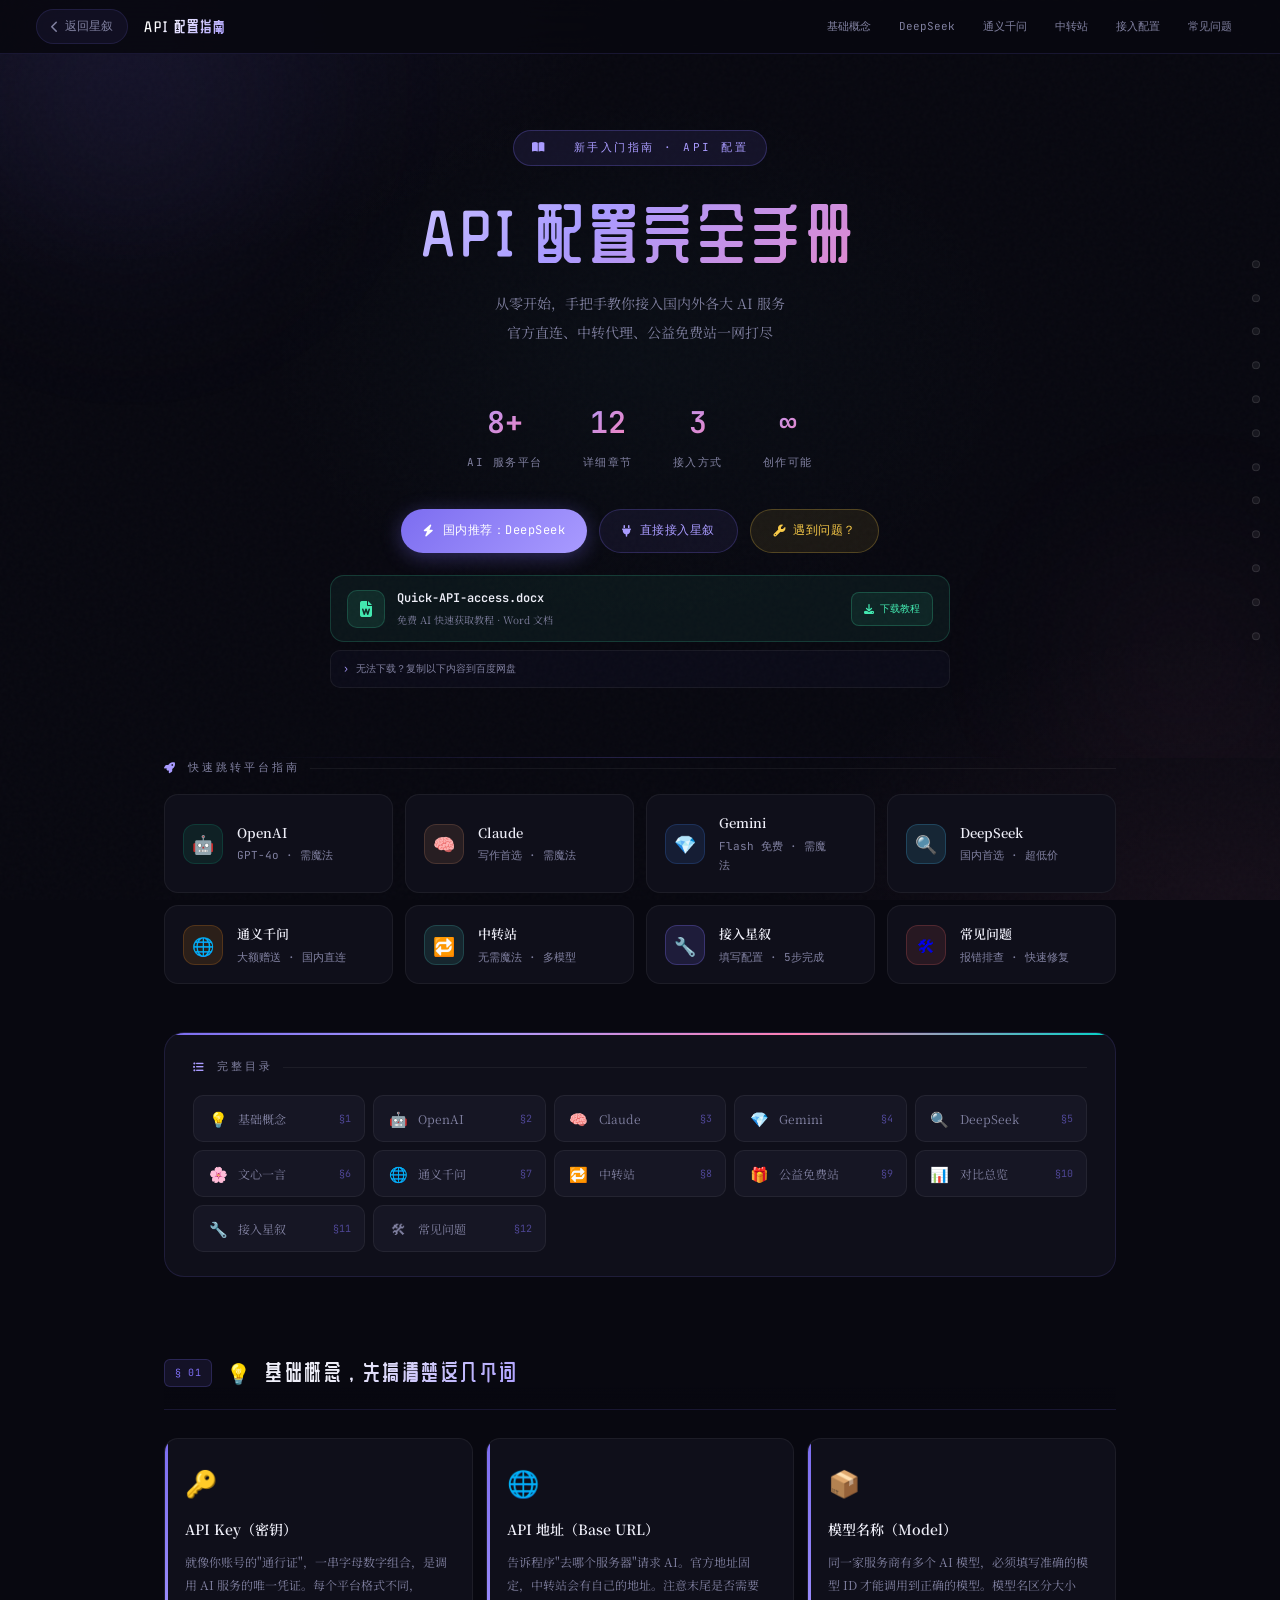
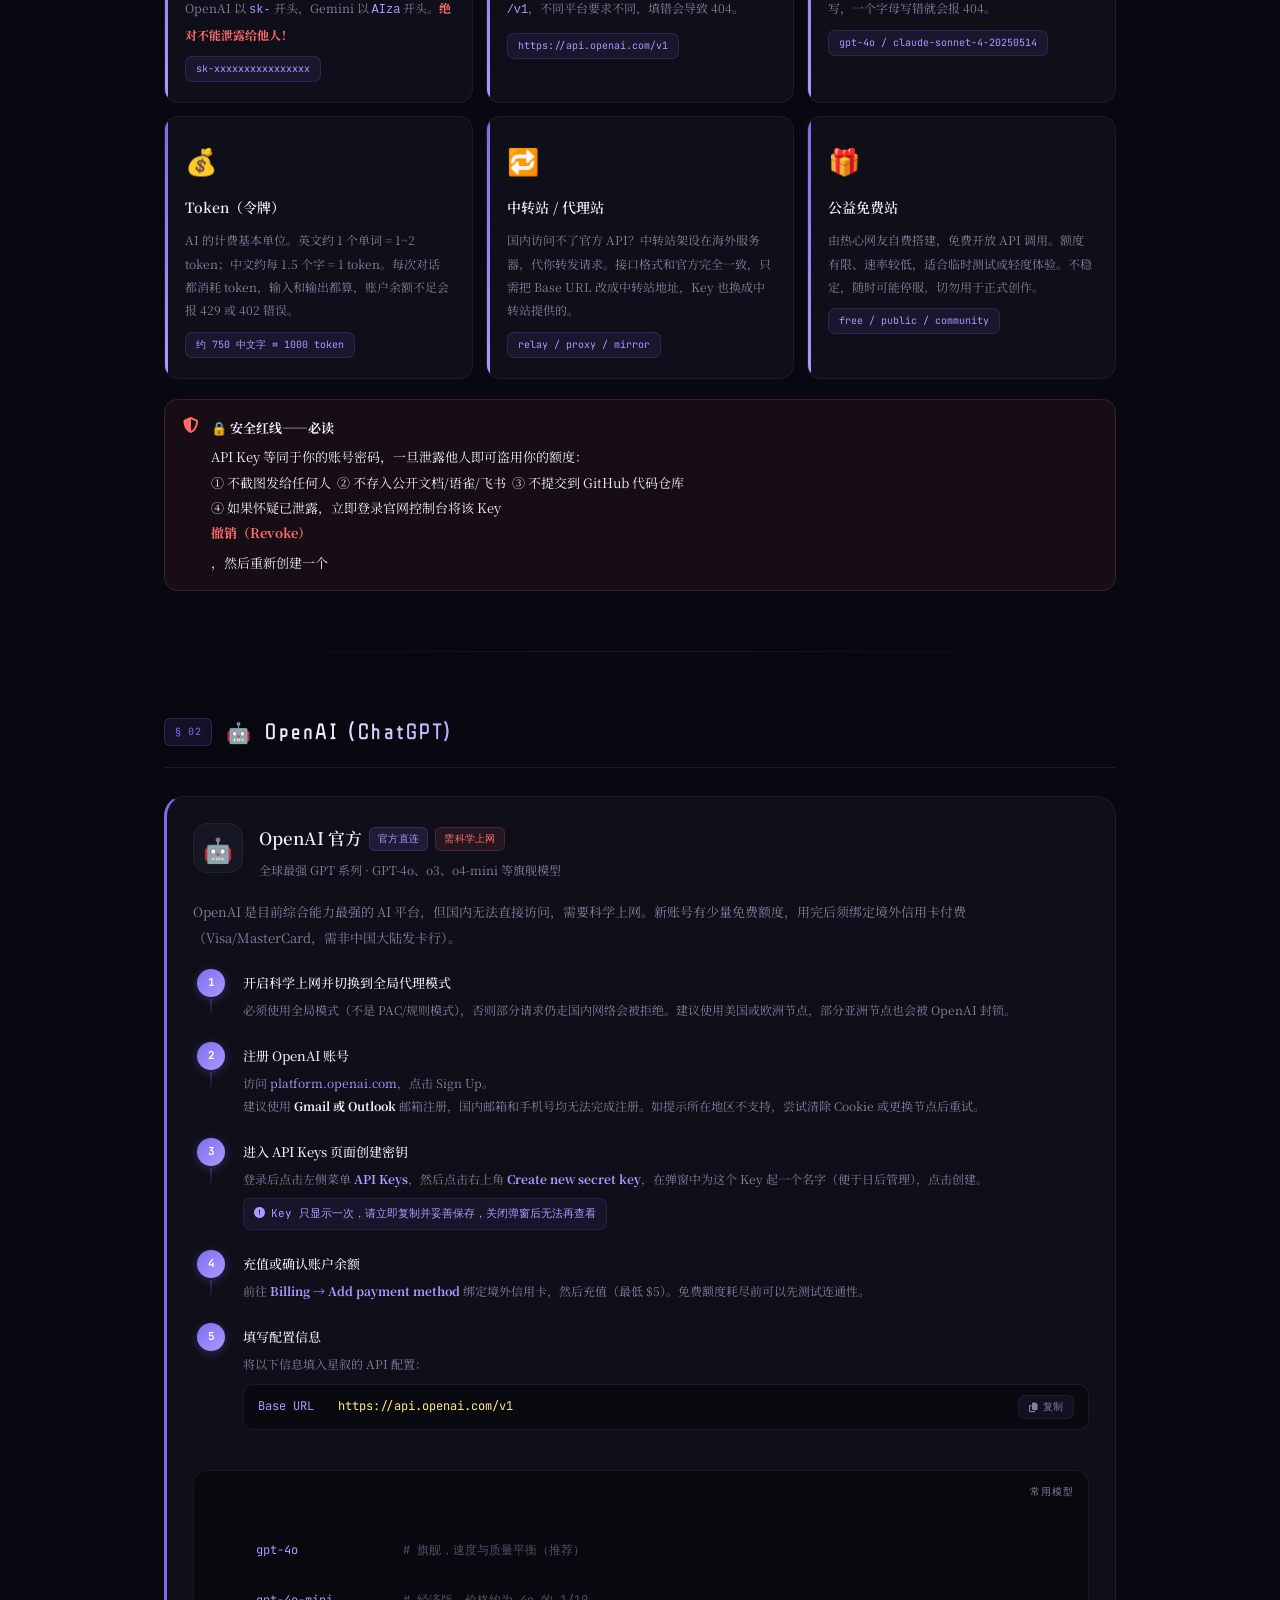
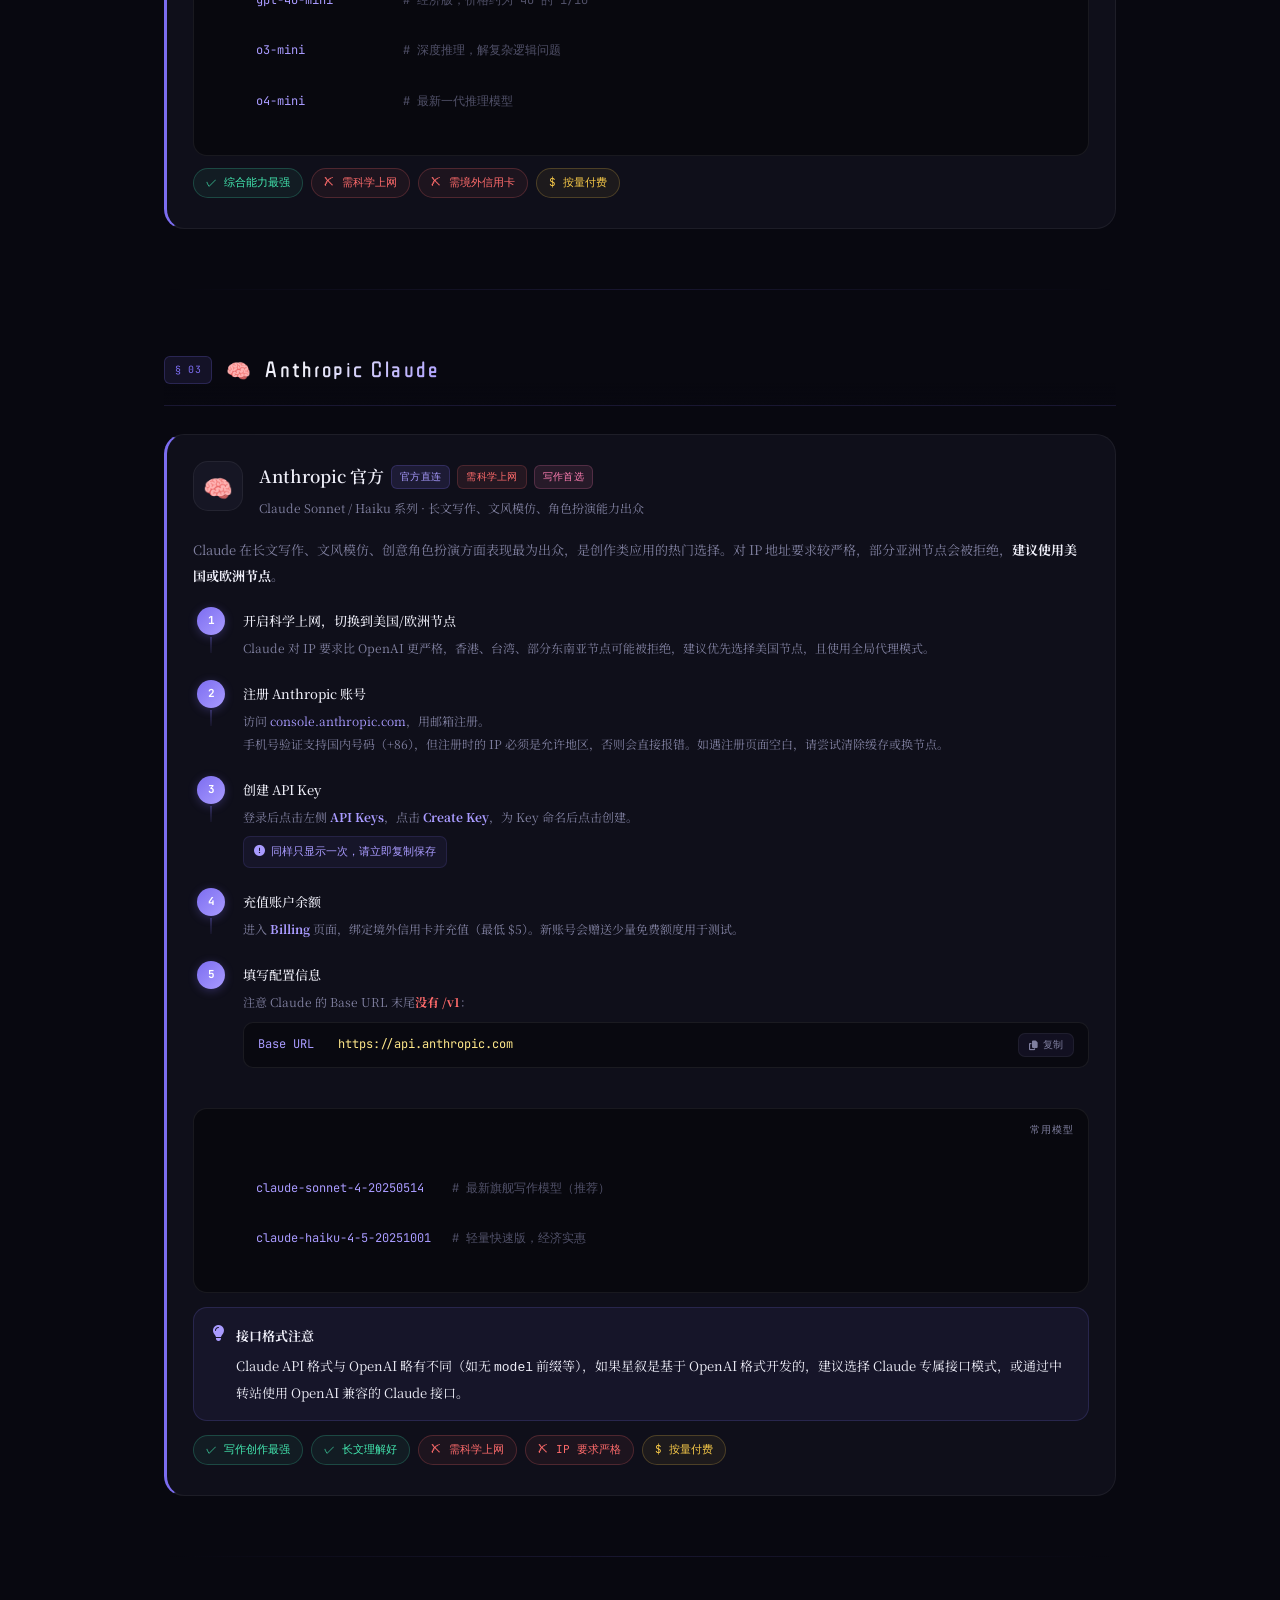
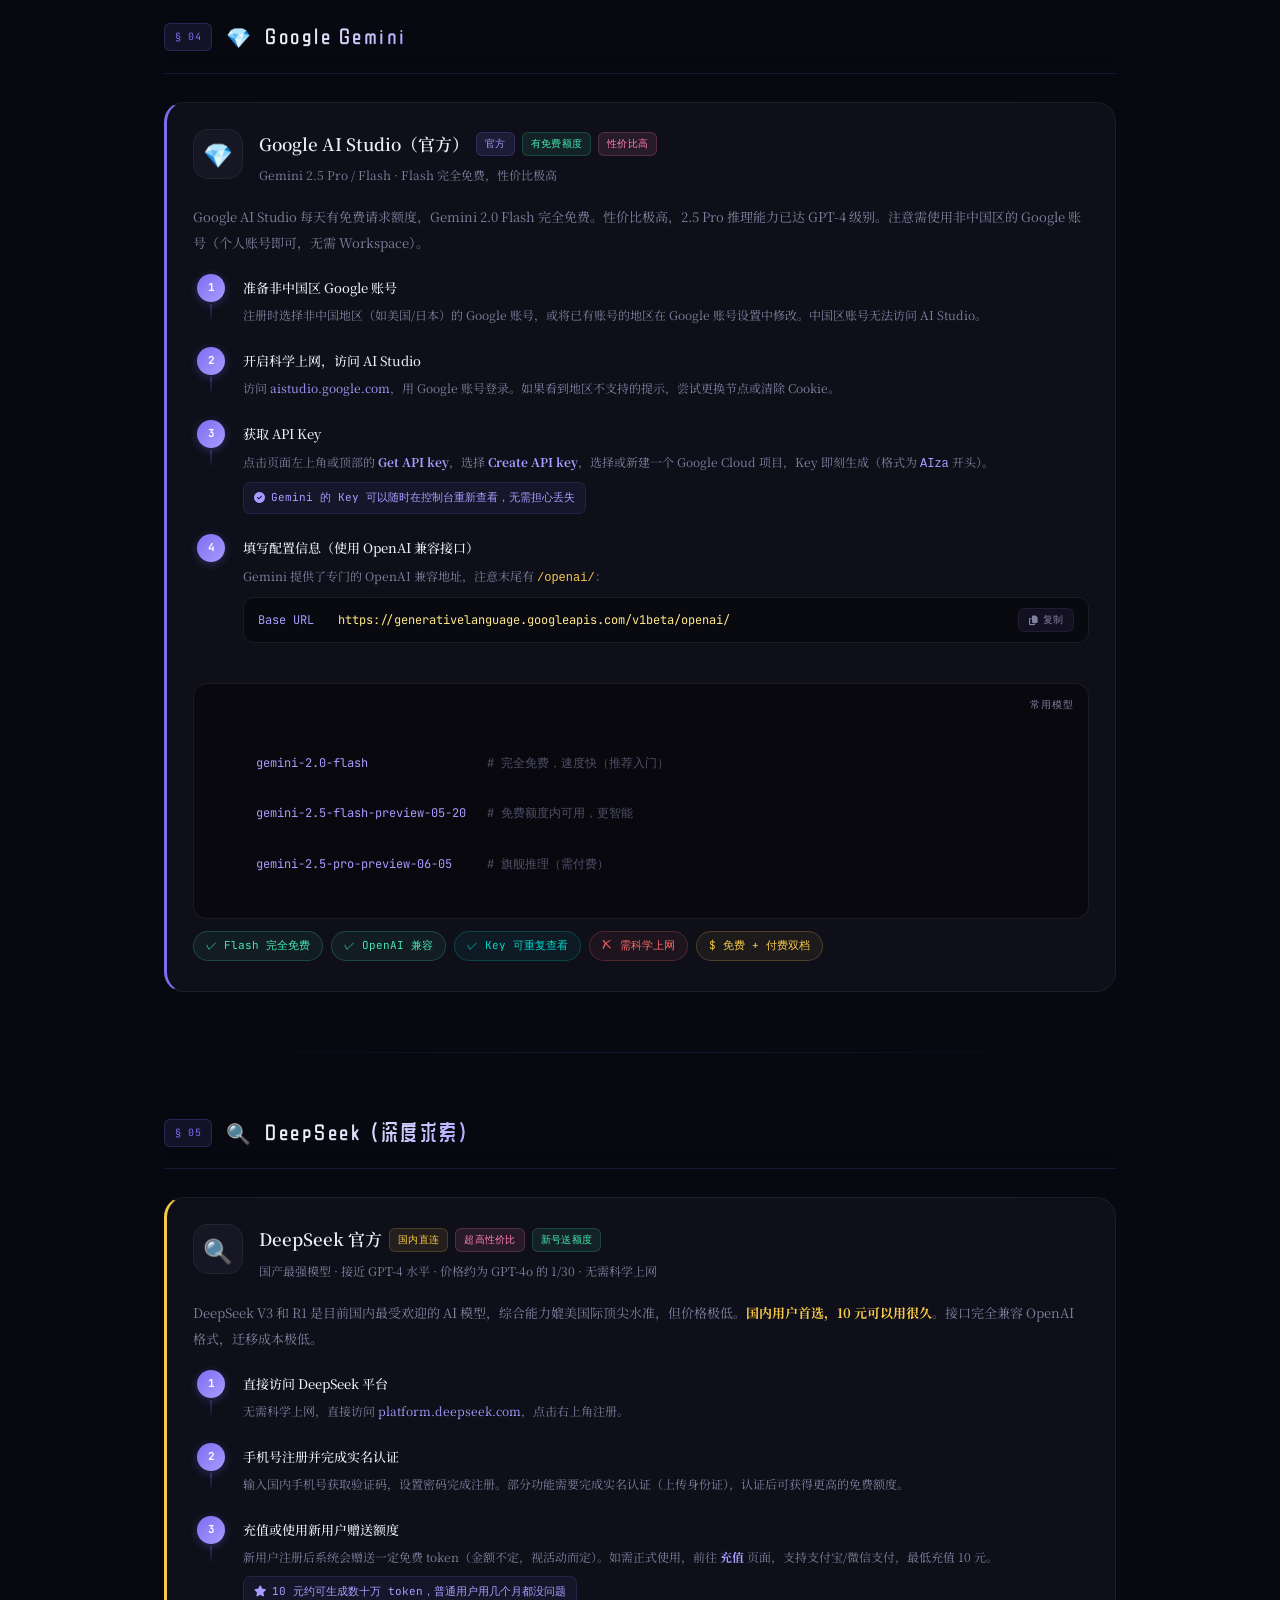
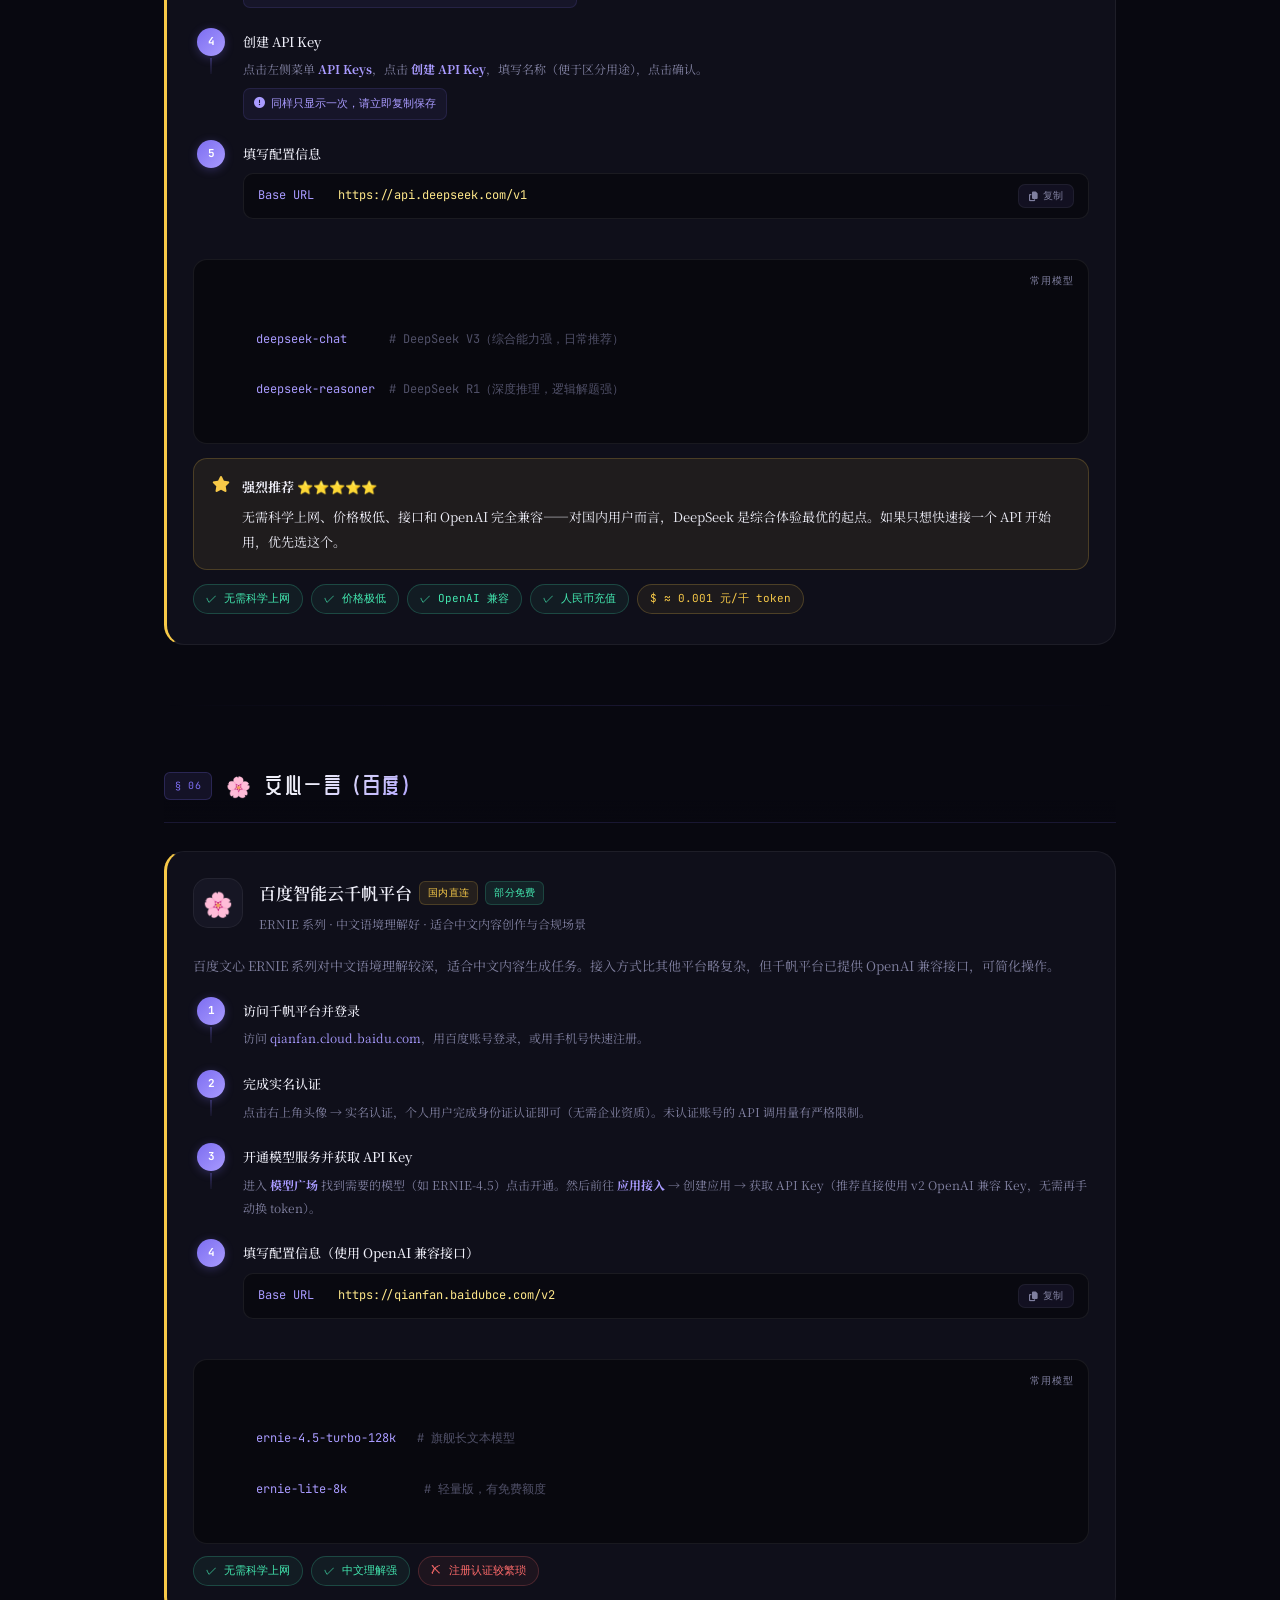
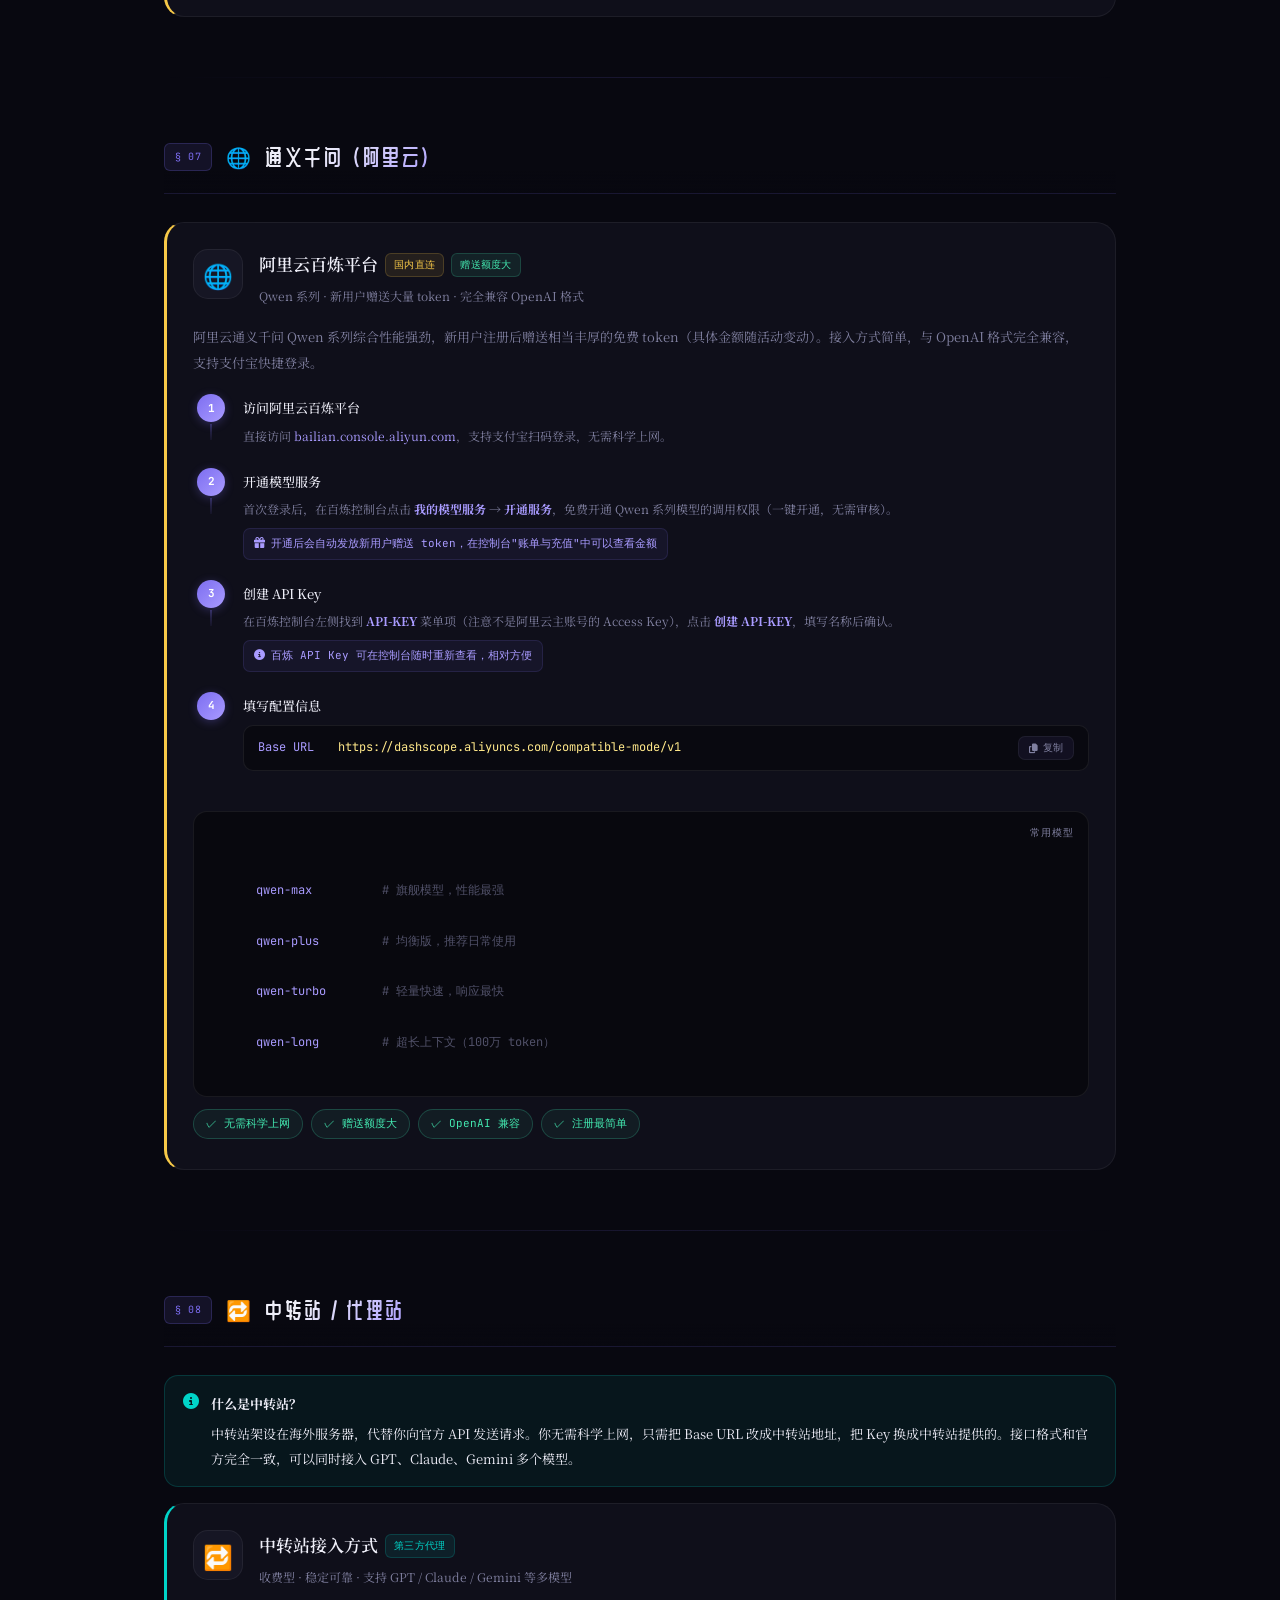
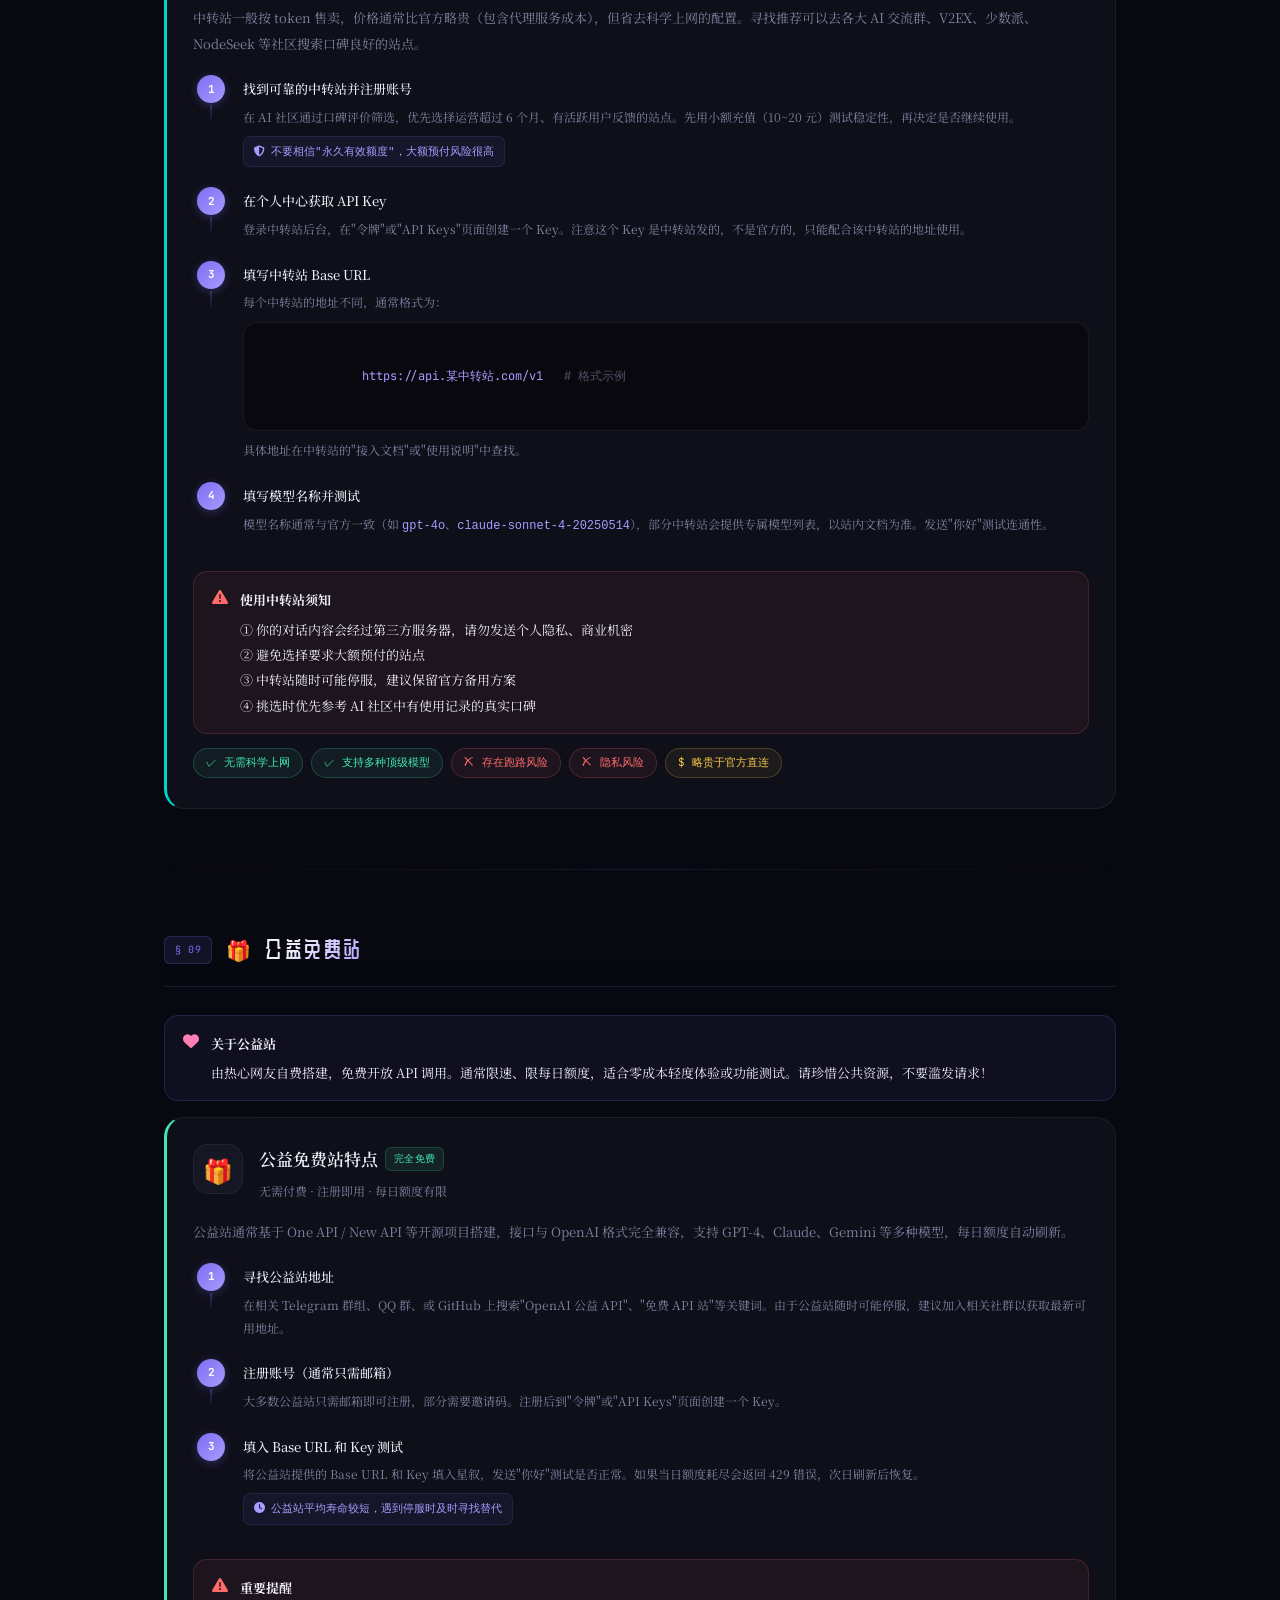
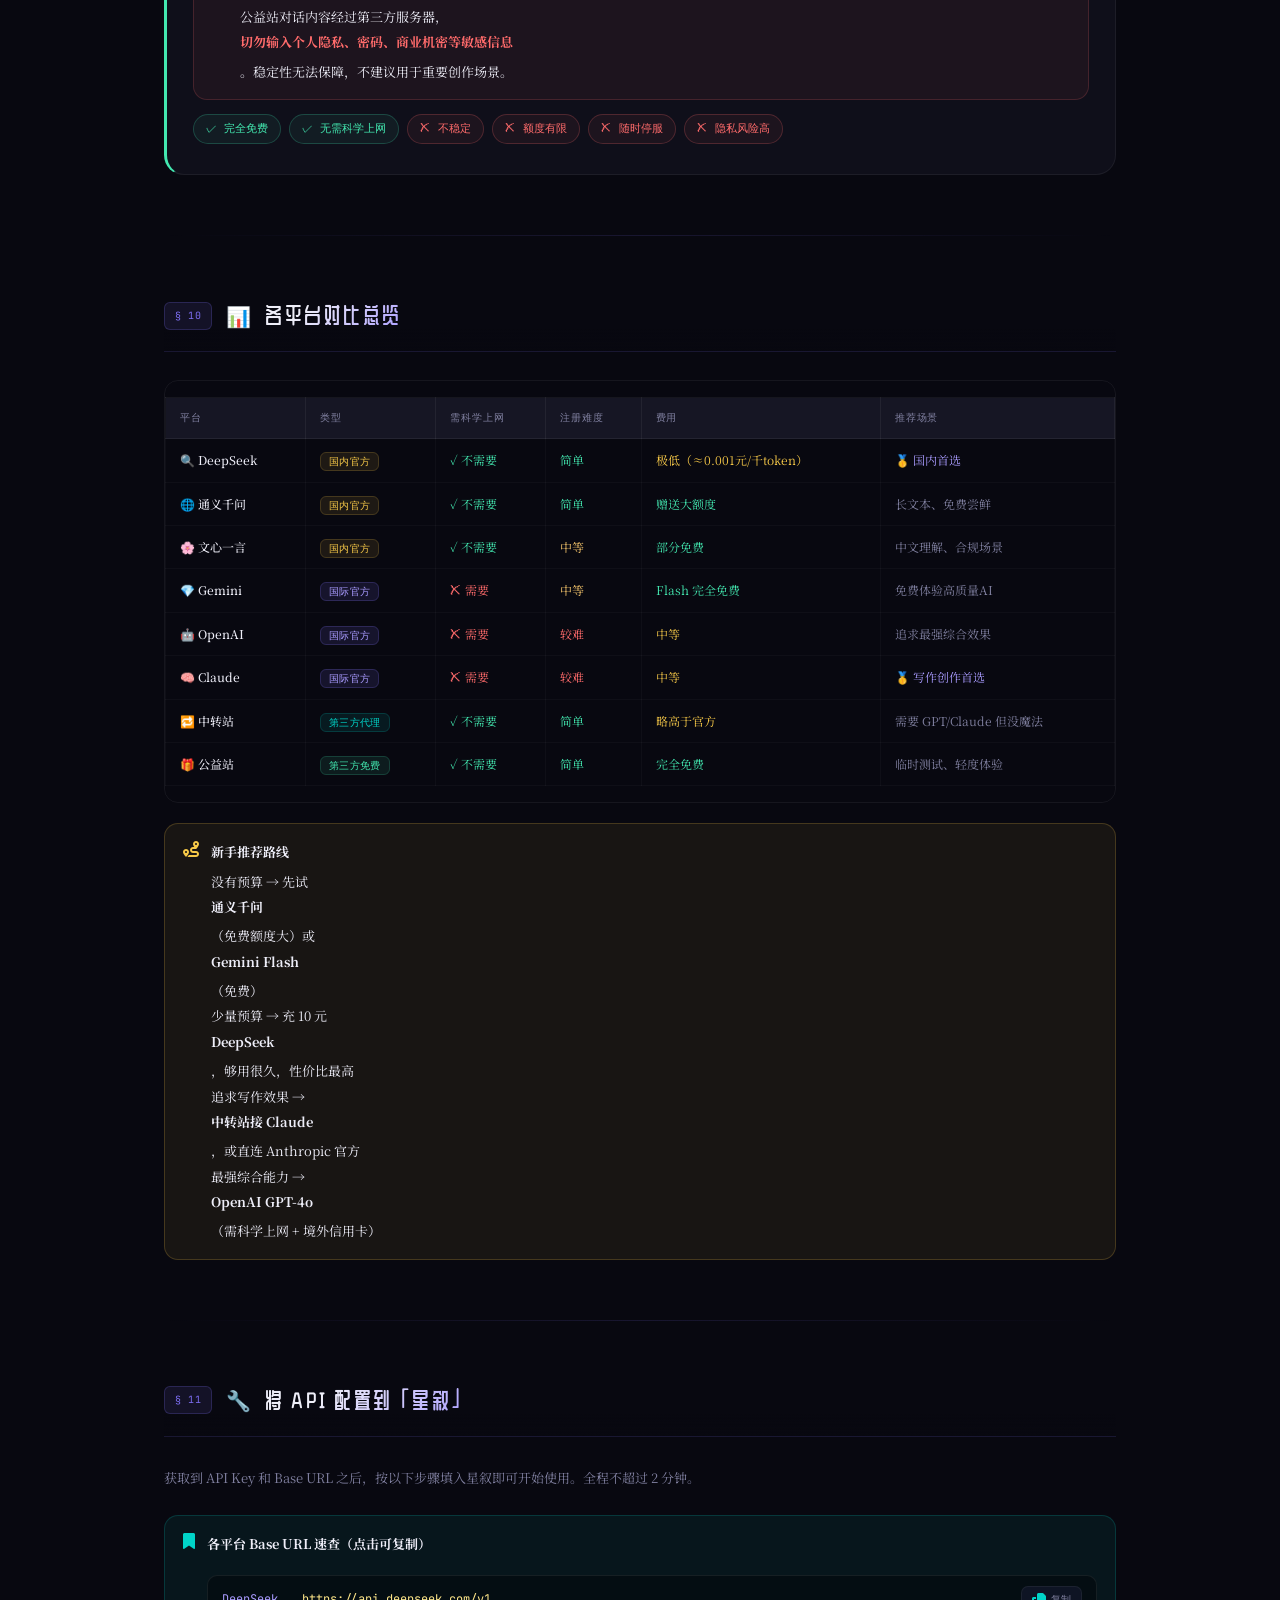
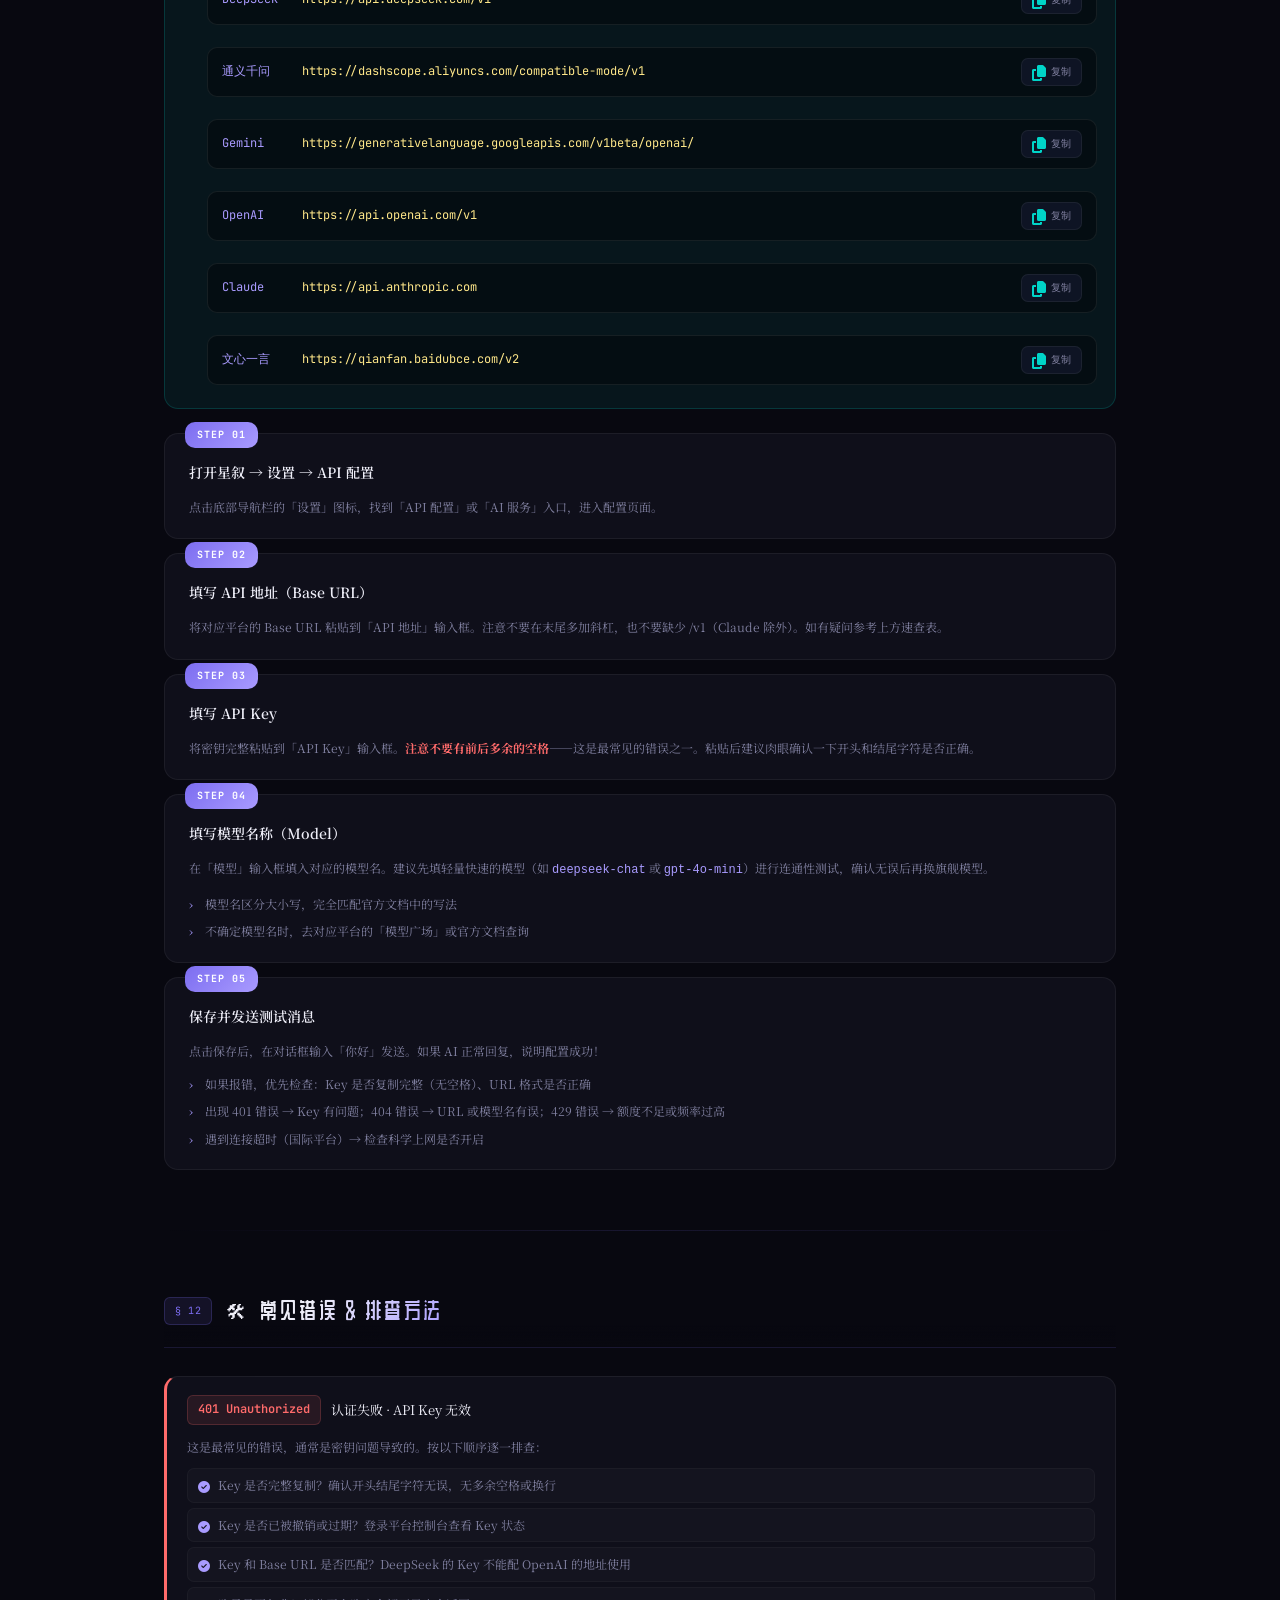
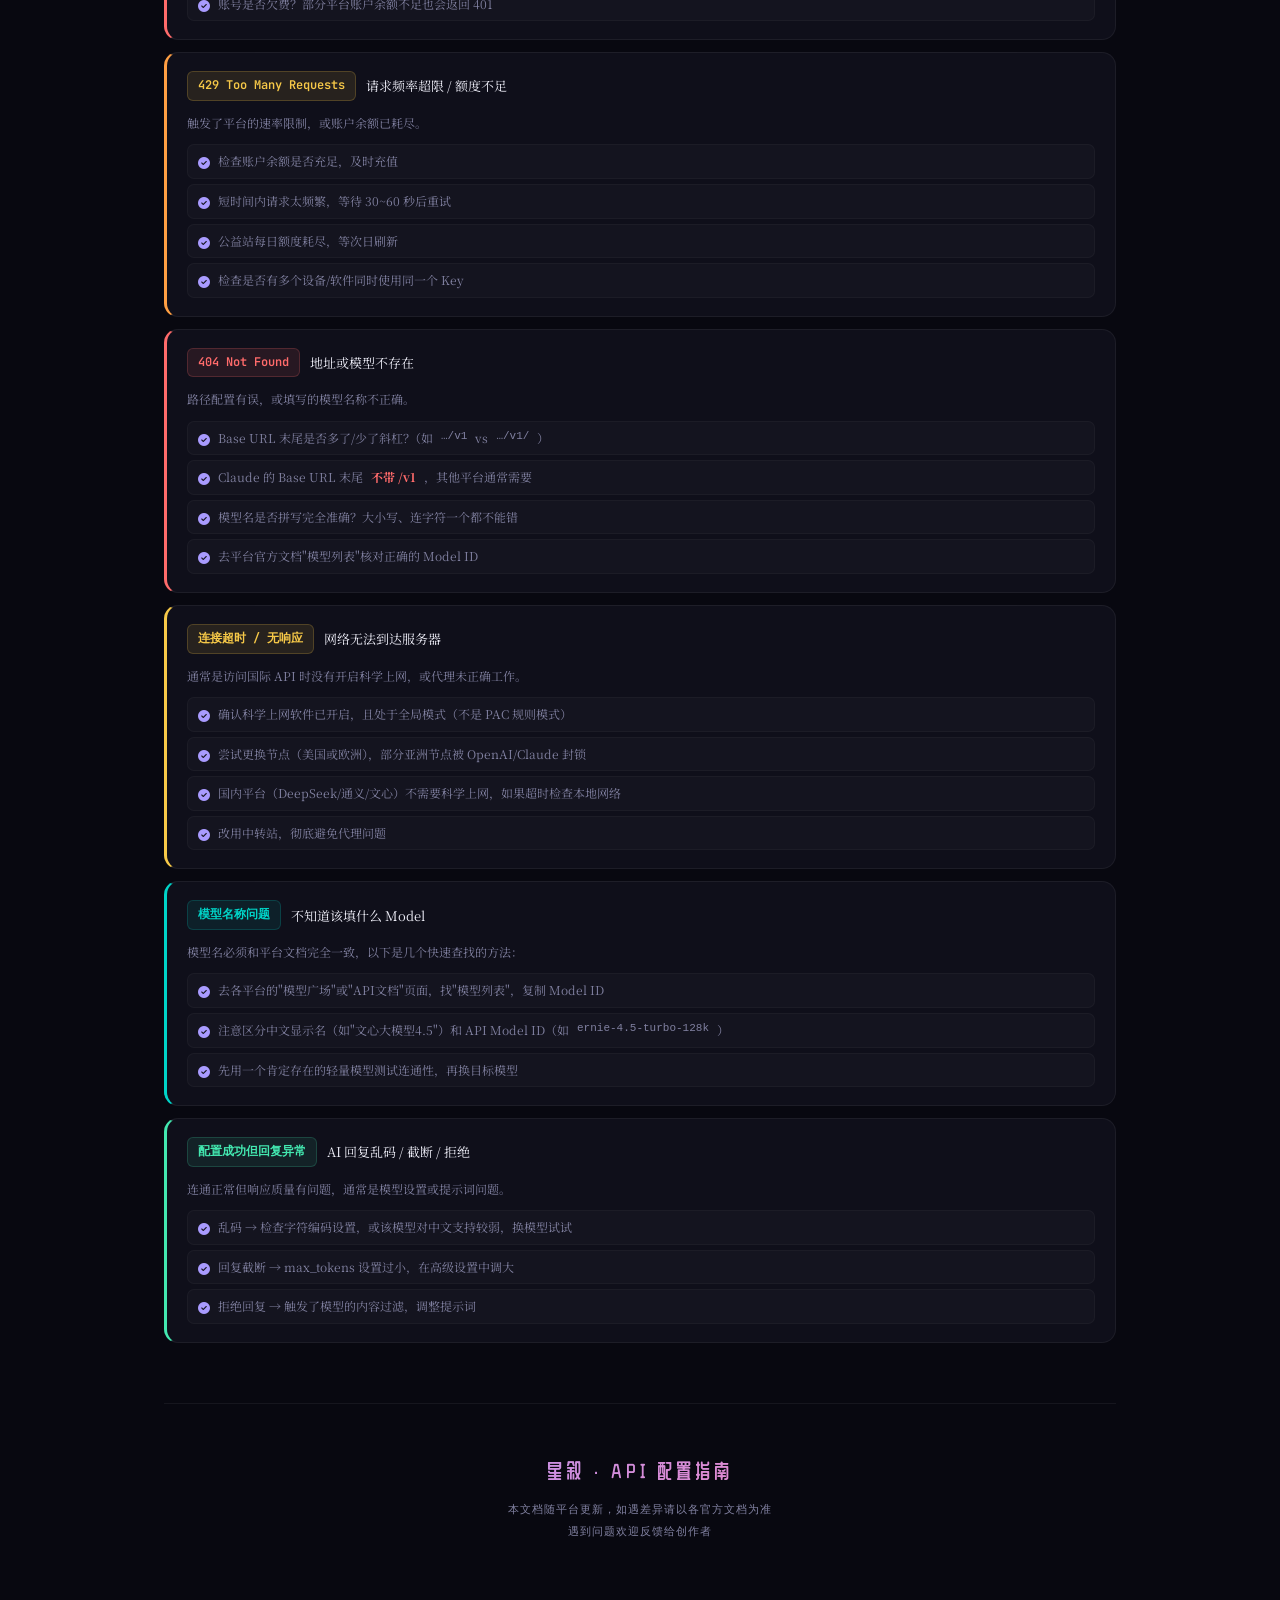
<file: html/api-guide.html>
<!DOCTYPE html>
<html lang="zh-CN">
<head>
<meta charset="UTF-8">
<meta name="viewport" content="width=device-width, initial-scale=1.0">
<title>API 配置新手指南 · 星叙</title>
<link rel="preconnect" href="https://fonts.googleapis.com">
<link rel="preconnect" href="https://fonts.gstatic.com" crossorigin>
<link href="https://fonts.googleapis.com/css2?family=ZCOOL+QingKe+HuangYou&family=Noto+Serif+SC:wght@400;500;600;700&family=JetBrains+Mono:wght@400;500;600&display=swap" rel="stylesheet">
<link rel="stylesheet" href="https://cdnjs.cloudflare.com/ajax/libs/font-awesome/6.5.1/css/all.min.css">
<style>
/* ===== Reset & Variables ===== */
*{margin:0;padding:0;box-sizing:border-box;}
:root{
  --bg:#080810;
  --card:#0f0f1a;
  --card2:#161624;
  --card3:#1e1e30;
  --card-hover:#1a1a28;
  --accent:#7c6df0;
  --accent2:#a99bff;
  --accent3:#ff7eb3;
  --accent4:#4ecdc4;
  --gold:#f7c948;
  --teal:#00d4c8;
  --green:#43e8b0;
  --red:#ff6b6b;
  --orange:#ff9f43;
  --text:#eeeef8;
  --text2:#8080a0;
  --text3:#5555708;
  --border:rgba(124,109,240,.15);
  --border2:rgba(255,255,255,.06);
  --border3:rgba(255,255,255,.03);
  --glow:rgba(124,109,240,.3);
  --glow2:rgba(255,126,179,.15);
  --radius-sm:8px;
  --radius-md:14px;
  --radius-lg:20px;
  --radius-xl:28px;
  --shadow-sm:0 2px 12px rgba(0,0,0,.3);
  --shadow-md:0 8px 32px rgba(0,0,0,.4);
  --shadow-lg:0 20px 60px rgba(0,0,0,.5);
  --transition:.25s cubic-bezier(.4,0,.2,1);
}

html{scroll-behavior:smooth;}

body{
  font-family:'Noto Serif SC',Georgia,serif;
  background:var(--bg);
  color:var(--text);
  line-height:1.8;
  overflow-x:hidden;
  font-size:14px;
}

/* ===== Background ===== */
.bg-layer{
  position:fixed;inset:0;z-index:-2;pointer-events:none;
  background:
    radial-gradient(ellipse 90% 70% at 5% -5%,rgba(124,109,240,.09),transparent 50%),
    radial-gradient(ellipse 70% 60% at 95% 100%,rgba(255,126,179,.055),transparent 50%),
    radial-gradient(ellipse 50% 50% at 50% 40%,rgba(78,205,196,.03),transparent 60%),
    var(--bg);
}
.bg-noise{
  position:fixed;inset:0;z-index:-1;pointer-events:none;opacity:.022;
  background-image:url("data:image/svg+xml,%3Csvg viewBox='0 0 256 256' xmlns='http://www.w3.org/2000/svg'%3E%3Cfilter id='n'%3E%3CfeTurbulence type='fractalNoise' baseFrequency='.85' numOctaves='4' stitchTiles='stitch'/%3E%3C/filter%3E%3Crect width='100%25' height='100%25' filter='url(%23n)'/%3E%3C/svg%3E");
}

/* ===== Top Nav ===== */
.desktop-nav{
  display:none;
  position:fixed;top:0;left:0;right:0;z-index:100;
  background:rgba(8,8,16,.9);
  backdrop-filter:blur(24px);-webkit-backdrop-filter:blur(24px);
  border-bottom:1px solid var(--border);
  padding:0 36px;
  align-items:center;justify-content:space-between;
  height:54px;
}
.nav-left{display:flex;align-items:center;gap:16px;}
.desktop-nav-back{
  display:flex;align-items:center;gap:6px;
  padding:6px 14px;border-radius:20px;
  border:1px solid var(--border);background:rgba(124,109,240,.07);
  color:var(--text2);font-size:12px;text-decoration:none;
  transition:var(--transition);font-family:'JetBrains Mono',monospace;
}
.desktop-nav-back:hover{border-color:var(--accent);color:var(--accent2);background:rgba(124,109,240,.12);}
.desktop-nav-logo{
  font-family:'ZCOOL QingKe HuangYou',sans-serif;
  font-size:15px;letter-spacing:2px;
  background:linear-gradient(135deg,#fff 20%,var(--accent2));
  -webkit-background-clip:text;-webkit-text-fill-color:transparent;background-clip:text;
}
.desktop-nav-toc{
  display:flex;align-items:center;gap:4px;font-size:12px;
}
.desktop-nav-toc a{
  color:var(--text2);text-decoration:none;padding:5px 11px;
  border-radius:8px;transition:var(--transition);white-space:nowrap;
  font-family:'JetBrains Mono',monospace;font-size:11px;
  border:1px solid transparent;
}
.desktop-nav-toc a:hover{color:var(--accent2);background:rgba(124,109,240,.1);border-color:var(--border);}
.desktop-nav-toc a.active{color:var(--accent2);background:rgba(124,109,240,.1);border-color:var(--border);}
@media(min-width:960px){
  .desktop-nav{display:flex;}
  .hero{padding-top:130px!important;}
  .toc{margin-top:24px;}
  .container{max-width:1000px;}
  .section-hdr{top:54px;}
}

/* ===== Progress Bar ===== */
.progress-bar{
  position:fixed;top:0;left:0;height:2px;z-index:200;
  background:linear-gradient(90deg,var(--accent),var(--accent2),var(--accent3));
  width:0%;transition:width .1s linear;
  box-shadow:0 0 10px var(--glow);
}

/* ===== Quick Access Float ===== */
.quick-panel{
  position:fixed;right:20px;top:50%;transform:translateY(-50%);
  z-index:90;display:none;flex-direction:column;gap:6px;
  align-items:flex-end;
}
.quick-item{
  display:flex;align-items:center;gap:10px;
  cursor:pointer;
  transition:var(--transition);
}
.quick-dot{
  width:8px;height:8px;border-radius:50%;
  background:var(--border2);border:1px solid rgba(255,255,255,.1);
  transition:var(--transition);flex-shrink:0;
}
.quick-label{
  font-size:11px;color:var(--text2);
  font-family:'JetBrains Mono',monospace;
  background:rgba(8,8,16,.85);border:1px solid var(--border);
  padding:3px 10px;border-radius:6px;
  opacity:0;transform:translateX(8px);
  transition:var(--transition);
  white-space:nowrap;pointer-events:none;
}
.quick-item:hover .quick-label{opacity:1;transform:translateX(0);}
.quick-item:hover .quick-dot{background:var(--accent2);box-shadow:0 0 8px var(--glow);width:10px;height:10px;}
.quick-item.active .quick-dot{background:var(--accent);box-shadow:0 0 10px var(--glow);width:10px;height:10px;}
@media(min-width:1180px){.quick-panel{display:flex;}}

/* ===== Hero ===== */
.hero{
  position:relative;
  padding:90px 40px 70px;
  text-align:center;
  overflow:hidden;
}
.hero-badge{
  display:inline-flex;align-items:center;gap:8px;
  padding:7px 18px;border-radius:30px;
  background:rgba(124,109,240,.1);border:1px solid rgba(124,109,240,.28);
  font-size:11px;color:var(--accent2);letter-spacing:2.5px;
  margin-bottom:28px;font-family:'JetBrains Mono',monospace;
  animation:fadeInDown .6s ease both;
}
.hero h1{
  font-family:'ZCOOL QingKe HuangYou',sans-serif;
  font-size:clamp(34px,6vw,64px);font-weight:400;letter-spacing:5px;
  background:linear-gradient(140deg,#fff 0%,var(--accent2) 45%,var(--accent3) 85%);
  -webkit-background-clip:text;-webkit-text-fill-color:transparent;background-clip:text;
  margin-bottom:18px;line-height:1.2;
  animation:fadeInDown .7s .1s ease both;
}
.hero-sub{
  font-size:14px;color:var(--text2);max-width:580px;margin:0 auto 48px;
  font-family:'Noto Serif SC',serif;line-height:2.1;
  animation:fadeInDown .7s .2s ease both;
}
.hero-stats{
  display:flex;justify-content:center;gap:40px;flex-wrap:wrap;
  animation:fadeInDown .7s .3s ease both;
}
.hero-stat{text-align:center;}
.hero-stat .num{
  font-family:'JetBrains Mono',monospace;
  font-size:30px;font-weight:600;
  background:linear-gradient(135deg,var(--accent2),var(--accent3));
  -webkit-background-clip:text;-webkit-text-fill-color:transparent;background-clip:text;
}
.hero-stat .label{font-size:11px;color:var(--text2);letter-spacing:1.5px;margin-top:4px;font-family:'JetBrains Mono',monospace;}

/* hero quick-start buttons */
.hero-actions{
  display:flex;justify-content:center;gap:12px;flex-wrap:wrap;
  margin-top:36px;
  animation:fadeInDown .7s .4s ease both;
}
.hero-btn{
  display:inline-flex;align-items:center;gap:8px;
  padding:10px 22px;border-radius:24px;
  font-size:12px;font-family:'JetBrains Mono',monospace;
  text-decoration:none;cursor:pointer;
  transition:var(--transition);border:none;
  letter-spacing:.5px;
}
.hero-btn-primary{
  background:linear-gradient(135deg,var(--accent),var(--accent2));
  color:#fff;
  box-shadow:0 4px 20px rgba(124,109,240,.35);
}
.hero-btn-primary:hover{transform:translateY(-2px);box-shadow:0 8px 30px rgba(124,109,240,.5);}
.hero-btn-secondary{
  background:rgba(124,109,240,.08);
  color:var(--accent2);
  border:1px solid rgba(124,109,240,.25);
}
.hero-btn-secondary:hover{background:rgba(124,109,240,.15);border-color:var(--accent);transform:translateY(-1px);}
.hero-btn-gold{
  background:rgba(247,201,72,.08);
  color:var(--gold);
  border:1px solid rgba(247,201,72,.25);
}
.hero-btn-gold:hover{background:rgba(247,201,72,.15);border-color:var(--gold);transform:translateY(-1px);}
/* ===== 免费 AI 教程下载 ===== */
.guide-download{
  max-width:620px;
  margin:22px auto 0;
  text-align:left;
  animation:fadeInDown .7s .5s ease both;
}

.guide-download-main{
  display:flex;
  align-items:center;
  gap:12px;
  padding:12px 16px;
  background:rgba(67,232,176,.06);
  border:1px solid rgba(67,232,176,.18);
  border-radius:var(--radius-md);
  transition:var(--transition);
}

.guide-download-main:hover{
  border-color:rgba(67,232,176,.35);
  background:rgba(67,232,176,.09);
  box-shadow:0 4px 20px rgba(67,232,176,.08);
}

.guide-download-icon{
  width:38px;
  height:38px;
  border-radius:10px;
  display:flex;
  align-items:center;
  justify-content:center;
  flex-shrink:0;
  background:rgba(67,232,176,.1);
  border:1px solid rgba(67,232,176,.18);
  color:var(--green);
  font-size:16px;
}

.guide-download-info{
  flex:1;
  min-width:0;
}

.guide-download-name{
  color:var(--text);
  font-size:12px;
  font-weight:600;
  font-family:'JetBrains Mono',monospace;
  overflow:hidden;
  text-overflow:ellipsis;
  white-space:nowrap;
}

.guide-download-desc{
  color:var(--text2);
  font-size:10px;
  margin-top:2px;
}

.guide-download-btn{
  display:inline-flex;
  align-items:center;
  gap:6px;
  padding:7px 12px;
  border-radius:8px;
  border:1px solid rgba(67,232,176,.22);
  background:rgba(67,232,176,.08);
  color:var(--green);
  text-decoration:none;
  font-size:10px;
  font-family:'JetBrains Mono',monospace;
  transition:var(--transition);
  flex-shrink:0;
}

.guide-download-btn:hover{
  background:rgba(67,232,176,.15);
  border-color:var(--green);
  transform:translateY(-1px);
}

/* 无法下载折叠栏 */
.guide-fallback{
  margin-top:8px;
  border:1px solid var(--border2);
  border-radius:10px;
  background:rgba(124,109,240,.035);
  overflow:hidden;
}

.guide-fallback summary{
  padding:9px 12px;
  color:var(--text2);
  font-size:10px;
  font-family:'JetBrains Mono',monospace;
  cursor:pointer;
  transition:var(--transition);
  list-style:none;
}

.guide-fallback summary::-webkit-details-marker{
  display:none;
}

.guide-fallback summary::before{
  content:'›';
  display:inline-block;
  margin-right:7px;
  color:var(--accent2);
  transition:var(--transition);
}

.guide-fallback[open] summary::before{
  transform:rotate(90deg);
}

.guide-fallback summary:hover{
  color:var(--accent2);
  background:rgba(124,109,240,.06);
}

.guide-fallback-content{
  padding:0 12px 12px;
}

.guide-fallback-code{
  position:relative;
  padding:10px 12px;
  padding-right:78px;
  border-radius:8px;
  background:rgba(0,0,0,.3);
  border:1px solid var(--border2);
  color:var(--text2);
  font-size:10px;
  line-height:1.7;
  font-family:'JetBrains Mono',monospace;
  word-break:break-all;
}

.guide-copy-btn{
  position:absolute;
  top:7px;
  right:7px;
  display:inline-flex;
  align-items:center;
  gap:4px;
  padding:4px 8px;
  border-radius:6px;
  border:1px solid var(--border2);
  background:rgba(124,109,240,.08);
  color:var(--text2);
  font-size:9px;
  font-family:'JetBrains Mono',monospace;
  cursor:pointer;
  transition:var(--transition);
}

.guide-copy-btn:hover{
  border-color:var(--accent);
  color:var(--accent2);
  background:rgba(124,109,240,.15);
}

.guide-copy-btn.copied{
  border-color:var(--green);
  color:var(--green);
  background:rgba(67,232,176,.08);
}

@media(max-width:640px){
  .guide-download{
    margin-top:18px;
  }

  .guide-download-main{
    padding:10px 12px;
  }

  .guide-download-icon{
    width:34px;
    height:34px;
  }

  .guide-download-btn{
    padding:6px 9px;
  }

  .guide-download-desc{
    font-size:9px;
  }

  .guide-fallback-code{
    padding-right:70px;
    font-size:9px;
  }
    }

.hero-orb{position:absolute;border-radius:50%;filter:blur(80px);pointer-events:none;}
.deco-line{position:absolute;background:linear-gradient(90deg,transparent,var(--accent),transparent);height:1px;opacity:.25;}
.deco-line.h{width:60%;left:20%;bottom:0;}

/* ===== 快捷入口卡片 ===== */
.quickstart{
  max-width:1000px;margin:0 auto 48px;padding:0 24px;
}
.quickstart-title{
  font-size:11px;color:var(--text2);letter-spacing:3px;
  font-family:'JetBrains Mono',monospace;margin-bottom:16px;
  display:flex;align-items:center;gap:10px;
}
.quickstart-title::after{content:'';flex:1;height:1px;background:var(--border2);}
.quickstart-grid{
  display:grid;
  grid-template-columns:repeat(auto-fill,minmax(200px,1fr));
  gap:12px;
}
.qs-card{
  background:var(--card);border:1px solid var(--border2);border-radius:var(--radius-md);
  padding:16px 18px;
  display:flex;align-items:center;gap:14px;
  cursor:pointer;text-decoration:none;
  transition:var(--transition);
  position:relative;overflow:hidden;
}
.qs-card::before{
  content:'';position:absolute;inset:0;
  background:linear-gradient(135deg,transparent,rgba(124,109,240,.04));
  opacity:0;transition:var(--transition);
}
.qs-card:hover{border-color:var(--accent);background:var(--card-hover);transform:translateY(-2px);box-shadow:var(--shadow-sm);}
.qs-card:hover::before{opacity:1;}
.qs-icon{
  width:40px;height:40px;border-radius:12px;
  display:flex;align-items:center;justify-content:center;
  font-size:18px;flex-shrink:0;
}
.qs-text{}
.qs-name{font-size:13px;font-weight:600;color:var(--text);font-family:'Noto Serif SC',serif;}
.qs-desc{font-size:11px;color:var(--text2);margin-top:2px;font-family:'JetBrains Mono',monospace;}
.qs-arrow{margin-left:auto;font-size:11px;color:var(--text2);opacity:0;transition:var(--transition);}
.qs-card:hover .qs-arrow{opacity:1;transform:translateX(3px);}

/* 平台快捷入口专属颜色 */
.qs-openai .qs-icon{background:rgba(16,163,127,.12);border:1px solid rgba(16,163,127,.2);}
.qs-claude .qs-icon{background:rgba(210,140,100,.12);border:1px solid rgba(210,140,100,.2);}
.qs-gemini .qs-icon{background:rgba(66,133,244,.12);border:1px solid rgba(66,133,244,.2);}
.qs-deepseek .qs-icon{background:rgba(78,200,255,.12);border:1px solid rgba(78,200,255,.2);}
.qs-qwen .qs-icon{background:rgba(247,147,30,.12);border:1px solid rgba(247,147,30,.2);}
.qs-relay .qs-icon{background:rgba(78,205,196,.12);border:1px solid rgba(78,205,196,.2);}
.qs-setup .qs-icon{background:rgba(124,109,240,.15);border:1px solid rgba(124,109,240,.3);}
.qs-trouble .qs-icon{background:rgba(255,107,107,.1);border:1px solid rgba(255,107,107,.2);}

/* ===== TOC ===== */
.toc{max-width:1000px;margin:0 auto 56px;padding:0 24px;}
.toc-card{
  background:var(--card);border:1px solid var(--border);border-radius:var(--radius-lg);
  padding:24px 28px;position:relative;overflow:hidden;
}
.toc-card::before{
  content:'';position:absolute;top:0;left:0;right:0;height:2px;
  background:linear-gradient(90deg,var(--accent),var(--accent2),var(--accent3),var(--teal));
}
.toc-title{
  font-size:11px;color:var(--text2);letter-spacing:3px;
  font-family:'JetBrains Mono',monospace;margin-bottom:18px;
  display:flex;align-items:center;gap:10px;
}
.toc-title::after{content:'';flex:1;height:1px;background:var(--border2);}
.toc-grid{display:grid;grid-template-columns:repeat(auto-fill,minmax(148px,1fr));gap:8px;}
.toc-item{
  display:flex;align-items:center;gap:9px;
  padding:9px 13px;border-radius:10px;
  background:var(--card2);border:1px solid var(--border2);
  text-decoration:none;color:var(--text2);font-size:12px;
  transition:var(--transition);cursor:pointer;
  font-family:'Noto Serif SC',serif;
}
.toc-item:hover{color:var(--accent2);border-color:var(--accent);background:rgba(124,109,240,.08);}
.toc-item.active{color:var(--accent2);border-color:var(--accent);background:rgba(124,109,240,.08);}
.toc-icon{font-size:15px;width:22px;text-align:center;flex-shrink:0;}
.toc-num{font-family:'JetBrains Mono',monospace;font-size:10px;color:var(--accent);opacity:.55;margin-left:auto;}

/* ===== Container ===== */
.container{max-width:1000px;margin:0 auto;padding:0 24px 100px;}

/* ===== Section Header ===== */
.section{margin-bottom:60px;scroll-margin-top:80px;}
.section-hdr{
  display:flex;align-items:center;gap:14px;
  margin-bottom:28px;padding:16px 0 16px;
  border-bottom:1px solid var(--border);
  position:sticky;top:0;z-index:10;
  background:linear-gradient(180deg,var(--bg) 70%,rgba(8,8,16,0));
  padding-top:20px;
}
.section-num{
  font-family:'JetBrains Mono',monospace;
  font-size:10px;color:var(--accent);
  background:rgba(124,109,240,.1);border:1px solid rgba(124,109,240,.22);
  padding:4px 10px;border-radius:6px;white-space:nowrap;letter-spacing:.5px;
}
.section-hdr h2{
  font-family:'ZCOOL QingKe HuangYou',sans-serif;
  font-size:22px;font-weight:400;letter-spacing:2.5px;
  background:linear-gradient(135deg,var(--text) 30%,var(--accent2));
  -webkit-background-clip:text;-webkit-text-fill-color:transparent;background-clip:text;
}
.section-icon{font-size:20px;line-height:1;}

/* ===== Concept Grid ===== */
.concept-grid{display:grid;grid-template-columns:repeat(auto-fill,minmax(270px,1fr));gap:13px;}
.concept-card{
  background:var(--card);border:1px solid var(--border2);border-radius:var(--radius-md);
  padding:20px;position:relative;overflow:hidden;
  transition:var(--transition);
}
.concept-card:hover{border-color:var(--accent);transform:translateY(-2px);box-shadow:var(--shadow-sm);}
.concept-card::before{
  content:'';position:absolute;top:0;left:0;width:3px;height:100%;
  background:linear-gradient(180deg,var(--accent),var(--accent2));
}
.concept-icon{font-size:26px;margin-bottom:11px;}
.concept-term{font-size:14px;font-weight:600;color:var(--text);margin-bottom:8px;}
.concept-desc{font-size:12px;color:var(--text2);line-height:1.95;}
.concept-tag{
  display:inline-block;margin-top:10px;
  padding:3px 10px;border-radius:7px;font-size:10px;
  font-family:'JetBrains Mono',monospace;
  background:rgba(124,109,240,.09);color:var(--accent2);
  border:1px solid rgba(124,109,240,.18);
}

/* ===== Provider Card ===== */
.provider-card{
  background:var(--card);border:1px solid var(--border2);border-radius:var(--radius-lg);
  padding:26px;margin-bottom:16px;
  position:relative;overflow:hidden;
  transition:var(--transition);
  word-break:break-word;overflow-wrap:anywhere;
}
.provider-card:hover{box-shadow:var(--shadow-md);}
.provider-card.official{border-left:3px solid var(--accent);}
.provider-card.relay{border-left:3px solid var(--teal);}
.provider-card.free{border-left:3px solid var(--green);}
.provider-card.domestic{border-left:3px solid var(--gold);}

.provider-hdr{display:flex;align-items:flex-start;gap:16px;margin-bottom:18px;}
.provider-logo{
  width:50px;height:50px;border-radius:15px;
  display:flex;align-items:center;justify-content:center;
  font-size:24px;flex-shrink:0;
  background:var(--card2);border:1px solid var(--border2);
}
.provider-info{flex:1;min-width:0;}
.provider-name{font-size:17px;font-weight:600;color:var(--text);display:flex;align-items:center;gap:7px;flex-wrap:wrap;}
.provider-badge{
  font-size:10px;padding:2px 8px;border-radius:6px;
  font-family:'JetBrains Mono',monospace;font-weight:500;letter-spacing:.3px;
}
.badge-official{background:rgba(124,109,240,.13);color:var(--accent2);border:1px solid rgba(124,109,240,.22);}
.badge-relay{background:rgba(0,212,200,.09);color:var(--teal);border:1px solid rgba(0,212,200,.18);}
.badge-free{background:rgba(67,232,176,.09);color:var(--green);border:1px solid rgba(67,232,176,.18);}
.badge-domestic{background:rgba(247,201,72,.09);color:var(--gold);border:1px solid rgba(247,201,72,.18);}
.badge-hot{background:rgba(255,126,179,.1);color:var(--accent3);border:1px solid rgba(255,126,179,.2);}
.badge-warn{background:rgba(255,107,107,.09);color:var(--red);border:1px solid rgba(255,107,107,.18);}
.provider-sub{font-size:12px;color:var(--text2);margin-top:5px;}
.provider-body{font-size:13px;color:var(--text2);line-height:2;margin-bottom:18px;}

/* ===== 详细步骤列表 ===== */
.steps-detailed{list-style:none;display:flex;flex-direction:column;gap:0;}
.steps-detailed li{
  display:flex;align-items:flex-start;gap:0;
  position:relative;
}
.step-connector{
  display:flex;flex-direction:column;align-items:center;
  flex-shrink:0;width:36px;
}
.step-num{
  width:28px;height:28px;border-radius:50%;
  background:linear-gradient(135deg,var(--accent),var(--accent2));
  display:flex;align-items:center;justify-content:center;
  font-size:11px;font-weight:700;color:#fff;flex-shrink:0;
  font-family:'JetBrains Mono',monospace;
  box-shadow:0 2px 10px rgba(124,109,240,.3);
  z-index:1;position:relative;
}
.step-line{
  width:2px;flex:1;min-height:16px;
  background:linear-gradient(180deg,rgba(124,109,240,.3),rgba(124,109,240,.06));
  margin:2px 0;
}
.steps-detailed li:last-child .step-line{display:none;}
.step-body{
  flex:1;padding:2px 0 20px 14px;min-width:0;
}
.step-title{
  font-size:13px;color:var(--text);font-weight:500;margin-bottom:5px;
  font-family:'Noto Serif SC',serif;
}
.step-detail{
  font-size:12px;color:var(--text2);line-height:1.9;
}
.step-detail a{color:var(--accent2);text-decoration:none;}
.step-detail a:hover{text-decoration:underline;}
.step-tip{
  display:inline-flex;align-items:center;gap:6px;
  margin-top:7px;padding:5px 10px;border-radius:7px;
  background:rgba(124,109,240,.07);border:1px solid rgba(124,109,240,.14);
  font-size:11px;color:var(--accent2);font-family:'JetBrains Mono',monospace;
}

/* ===== 旧步骤列表兼容 ===== */
.steps{list-style:none;display:flex;flex-direction:column;gap:7px;}
.steps li{
  display:flex;align-items:flex-start;gap:12px;
  padding:10px 14px;background:var(--card2);border-radius:10px;
  font-size:12px;color:var(--text2);
  border:1px solid var(--border2);
  word-break:break-all;overflow-wrap:anywhere;
  transition:var(--transition);
}
.steps li:hover{border-color:var(--border);background:var(--card3);}
.steps li .step-num-old{
  width:22px;height:22px;border-radius:50%;
  background:linear-gradient(135deg,var(--accent),var(--accent2));
  display:flex;align-items:center;justify-content:center;
  font-size:10px;font-weight:700;color:#fff;flex-shrink:0;margin-top:1px;
  font-family:'JetBrains Mono',monospace;
}

/* ===== 可复制代码块 ===== */
.code-block{
  background:rgba(0,0,0,.45);border:1px solid rgba(255,255,255,.07);
  border-radius:var(--radius-md);padding:16px 20px;
  font-family:'JetBrains Mono',monospace;font-size:12px;
  color:#a0dba0;line-height:2.1;margin:12px 0;
  position:relative;overflow-x:auto;
  word-break:break-all;white-space:pre-wrap;
  max-width:100%;
}
.code-block .hl{color:var(--accent2);}
.code-block .val{color:#ffe88a;word-break:break-all;overflow-wrap:anywhere;display:inline-block;max-width:100%;}
.code-block .cmt{color:#505068;}
.code-block .code-label{position:absolute;top:10px;right:14px;font-size:10px;color:var(--text2);letter-spacing:1px;}

/* 可复制URL行 */
.copy-row{
  display:flex;align-items:center;gap:10px;
  background:rgba(0,0,0,.35);border:1px solid rgba(255,255,255,.07);
  border-radius:10px;padding:10px 14px;margin:8px 0;
  font-family:'JetBrains Mono',monospace;font-size:12px;
  transition:var(--transition);
  overflow:hidden;
}
.copy-row:hover{border-color:var(--border);}
.copy-row .cr-label{color:var(--accent2);flex-shrink:0;min-width:70px;}
.copy-row .cr-val{
  color:#ffe88a;flex:1;min-width:0;
  overflow:hidden;text-overflow:ellipsis;white-space:nowrap;
}
.copy-btn{
  display:flex;align-items:center;gap:5px;
  padding:4px 10px;border-radius:7px;border:1px solid var(--border2);
  background:rgba(124,109,240,.08);color:var(--text2);
  font-size:10px;font-family:'JetBrains Mono',monospace;
  cursor:pointer;transition:var(--transition);flex-shrink:0;
  white-space:nowrap;
}
.copy-btn:hover{border-color:var(--accent);color:var(--accent2);background:rgba(124,109,240,.15);}
.copy-btn.copied{border-color:var(--green);color:var(--green);background:rgba(67,232,176,.08);}

/* ===== Info Boxes ===== */
.info-box{
  border-radius:var(--radius-md);padding:15px 18px;margin:14px 0;
  font-size:13px;line-height:1.95;
  display:flex;align-items:flex-start;gap:12px;
  word-break:break-word;overflow-wrap:anywhere;
}
.info-box.tip{background:rgba(124,109,240,.07);border:1px solid rgba(124,109,240,.18);}
.info-box.warn{background:rgba(255,107,107,.06);border:1px solid rgba(255,107,107,.18);}
.info-box.note{background:rgba(0,212,200,.07);border:1px solid rgba(0,212,200,.18);}
.info-box.gold{background:rgba(247,201,72,.065);border:1px solid rgba(247,201,72,.2);}
.info-box.green{background:rgba(67,232,176,.065);border:1px solid rgba(67,232,176,.18);}
.info-box i{font-size:16px;margin-top:2px;flex-shrink:0;}
.info-box.tip i{color:var(--accent2);}
.info-box.warn i{color:var(--red);}
.info-box.note i{color:var(--teal);}
.info-box.gold i{color:var(--gold);}
.info-box.green i{color:var(--green);}
.info-box .ib-content{flex:1;min-width:0;}
.info-box strong{color:var(--text);display:block;margin-bottom:4px;}

/* ===== 标签行 ===== */
.tag-row{display:flex;flex-wrap:wrap;gap:8px;margin:12px 0 4px;}
.tag-item{
  padding:4px 12px;border-radius:20px;font-size:11px;
  font-family:'JetBrains Mono',monospace;
  border:1px solid var(--border2);background:var(--card2);color:var(--text2);
}
.tag-item.green{border-color:rgba(67,232,176,.22);color:var(--green);background:rgba(67,232,176,.06);}
.tag-item.red{border-color:rgba(255,107,107,.22);color:var(--red);background:rgba(255,107,107,.06);}
.tag-item.gold{border-color:rgba(247,201,72,.22);color:var(--gold);background:rgba(247,201,72,.06);}
.tag-item.purple{border-color:rgba(124,109,240,.28);color:var(--accent2);background:rgba(124,109,240,.07);}
.tag-item.teal{border-color:rgba(0,212,200,.22);color:var(--teal);background:rgba(0,212,200,.06);}

/* ===== 对比表格 ===== */
.compare-table{width:100%;border-collapse:collapse;font-size:12px;margin:16px 0;}
.compare-table th{
  background:var(--card2);color:var(--text2);
  padding:11px 14px;text-align:left;
  border:1px solid var(--border2);
  font-family:'JetBrains Mono',monospace;font-weight:500;
  font-size:10px;letter-spacing:.8px;
}
.compare-table td{
  padding:11px 14px;border:1px solid rgba(255,255,255,.03);
  color:var(--text2);vertical-align:middle;line-height:1.7;
  transition:var(--transition);
}
.compare-table tr:hover td{background:rgba(255,255,255,.018);}
.compare-table .td-name{color:var(--text);font-weight:500;}
.compare-table .td-free{color:var(--green);}
.compare-table .td-paid{color:var(--gold);}
.compare-table .td-hard{color:var(--red);}
.compare-table .td-easy{color:var(--green);}
.compare-table .td-mid{color:#fdcb6e;}
.compare-table .td-rec{color:var(--accent2);}

/* ===== 接入步骤卡片 ===== */
.integrate-steps{display:flex;flex-direction:column;gap:14px;margin-top:20px;}
.integrate-step{
  background:var(--card);border:1px solid var(--border2);border-radius:var(--radius-md);
  padding:22px 24px 20px;position:relative;
  word-break:break-word;overflow-wrap:anywhere;
  transition:var(--transition);
}
.integrate-step:hover{border-color:var(--border);background:var(--card-hover);}
.integrate-step::before{
  content:attr(data-step);
  position:absolute;top:-12px;left:20px;
  background:linear-gradient(135deg,var(--accent),var(--accent2));
  color:#fff;font-size:10px;font-weight:700;
  padding:4px 12px;border-radius:10px;
  font-family:'JetBrains Mono',monospace;letter-spacing:1px;
}
.integrate-step h4{
  font-size:14px;color:var(--text);margin-bottom:10px;margin-top:4px;
  font-family:'Noto Serif SC',serif;font-weight:600;
}
.integrate-step p{font-size:12px;color:var(--text2);line-height:1.95;}
.integrate-step .sub-steps{
  list-style:none;margin-top:10px;display:flex;flex-direction:column;gap:6px;
}
.integrate-step .sub-steps li{
  font-size:12px;color:var(--text2);line-height:1.8;
  padding-left:16px;position:relative;
}
.integrate-step .sub-steps li::before{
  content:'›';position:absolute;left:0;color:var(--accent2);
}

/* ===== 错误代码卡片 ===== */
.error-card{
  background:var(--card);border:1px solid var(--border2);border-radius:var(--radius-md);
  padding:18px 20px;
  transition:var(--transition);
}
.error-card:hover{border-color:var(--border);}
.error-hdr{display:flex;align-items:center;gap:10px;margin-bottom:10px;}
.error-code{
  font-family:'JetBrains Mono',monospace;font-size:12px;
  padding:3px 10px;border-radius:6px;font-weight:600;
}
.error-code.red{color:var(--red);background:rgba(255,107,107,.1);border:1px solid rgba(255,107,107,.2);}
.error-code.gold{color:var(--gold);background:rgba(247,201,72,.1);border:1px solid rgba(247,201,72,.2);}
.error-code.teal{color:var(--teal);background:rgba(0,212,200,.09);border:1px solid rgba(0,212,200,.18);}
.error-code.green{color:var(--green);background:rgba(67,232,176,.09);border:1px solid rgba(67,232,176,.18);}
.error-title{font-size:13px;color:var(--text);font-family:'Noto Serif SC',serif;}
.error-body{font-size:12px;color:var(--text2);line-height:1.95;}
.error-checklist{
  list-style:none;margin-top:10px;display:flex;flex-direction:column;gap:5px;
}
.error-checklist li{
  font-size:12px;color:var(--text2);
  padding:5px 10px;border-radius:7px;
  background:rgba(255,255,255,.025);border:1px solid var(--border3);
  display:flex;align-items:flex-start;gap:8px;
}
.error-checklist li .ec-icon{color:var(--accent2);flex-shrink:0;margin-top:1px;}

/* ===== 分隔线 ===== */
.divider{
  height:1px;
  background:linear-gradient(90deg,transparent,var(--border),transparent);
  margin:40px 0;
}

/* ===== 回到顶部 ===== */
.back-top{
  position:fixed;bottom:30px;right:28px;
  width:44px;height:44px;border-radius:50%;
  background:linear-gradient(135deg,var(--accent),var(--accent2));
  display:flex;align-items:center;justify-content:center;
  cursor:pointer;box-shadow:0 4px 20px var(--glow);
  color:#fff;font-size:16px;border:none;
  transition:all .3s;opacity:0;pointer-events:none;z-index:80;
}
.back-top.show{opacity:1;pointer-events:auto;}
.back-top:hover{transform:translateY(-3px);box-shadow:0 8px 30px var(--glow);}

/* ===== 滚动条 ===== */
::-webkit-scrollbar{width:5px;height:5px;}
::-webkit-scrollbar-thumb{background:rgba(124,109,240,.28);border-radius:4px;}
::-webkit-scrollbar-thumb:hover{background:rgba(124,109,240,.45);}

/* ===== 动画 ===== */
@keyframes fadeInDown{from{opacity:0;transform:translateY(-16px);}to{opacity:1;transform:translateY(0);}}
@keyframes pulse{0%,100%{opacity:.6;}50%{opacity:1;}}

/* ===== 响应式 ===== */
@media(max-width:640px){
  .hero{padding:55px 20px 50px;}
  .container{padding:0 14px 60px;}
  .toc,.quickstart{padding:0 14px;}
  .toc-card{padding:16px;}
  .hero-stats{gap:20px;}
  .hero-stat .num{font-size:24px;}
  .concept-grid{grid-template-columns:1fr;}
  .compare-table{font-size:10px;}
  .compare-table th,.compare-table td{padding:7px 8px;}
  .provider-hdr{flex-direction:column;gap:10px;}
  .provider-logo{width:42px;height:42px;font-size:20px;}
  .section-hdr h2{font-size:19px;}
  .integrate-step{padding:16px;}
  .code-block{font-size:11px;padding:12px;}
  .toc-grid{grid-template-columns:repeat(2,1fr);}
  .quickstart-grid{grid-template-columns:repeat(2,1fr);}
  .hero-actions{gap:8px;}
  .hero-btn{padding:9px 16px;font-size:11px;}
  .copy-row{gap:8px;}
  .copy-row .cr-label{min-width:56px;font-size:11px;}
  .copy-row .cr-val{font-size:11px;}
  .copy-btn{padding:4px 8px;font-size:10px;}
}
@media(max-width:420px){
  .toc-grid{grid-template-columns:1fr;}
  .quickstart-grid{grid-template-columns:1fr;}
  .hero-stats{gap:14px;}
  .hero-stat .num{font-size:20px;}
}

/* ===== Toast ===== */
.toast{
  position:fixed;bottom:80px;left:50%;transform:translateX(-50%) translateY(10px);
  background:var(--card3);border:1px solid var(--green);
  color:var(--green);font-size:12px;font-family:'JetBrains Mono',monospace;
  padding:8px 20px;border-radius:20px;z-index:300;
  opacity:0;transition:all .25s;pointer-events:none;
  box-shadow:0 4px 20px rgba(67,232,176,.2);
}
.toast.show{opacity:1;transform:translateX(-50%) translateY(0);}
</style>
</head>
<body>
<div class="bg-layer"></div>
<div class="bg-noise"></div>

<!-- Progress Bar -->
<div class="progress-bar" id="progressBar"></div>

<!-- Toast -->
<div class="toast" id="toast">✓ 已复制到剪贴板</div>

<!-- 桌面端顶部导航 -->
<nav class="desktop-nav">
  <div class="nav-left">
    <a href="./index.html" class="desktop-nav-back"><i class="fas fa-chevron-left"></i> 返回星叙</a>
    <div class="desktop-nav-logo">API 配置指南</div>
  </div>
  <div class="desktop-nav-toc">
    <a href="#sec-basic">基础概念</a>
    <a href="#sec-deepseek">DeepSeek</a>
    <a href="#sec-qwen">通义千问</a>
    <a href="#sec-relay">中转站</a>
    <a href="#sec-integrate">接入配置</a>
    <a href="#sec-trouble">常见问题</a>
  </div>
</nav>

<!-- 右侧快速导航点 -->
<div class="quick-panel" id="quickPanel">
  <div class="quick-item" data-target="sec-basic"><span class="quick-label">基础概念</span><div class="quick-dot"></div></div>
  <div class="quick-item" data-target="sec-openai"><span class="quick-label">OpenAI</span><div class="quick-dot"></div></div>
  <div class="quick-item" data-target="sec-claude"><span class="quick-label">Claude</span><div class="quick-dot"></div></div>
  <div class="quick-item" data-target="sec-gemini"><span class="quick-label">Gemini</span><div class="quick-dot"></div></div>
  <div class="quick-item" data-target="sec-deepseek"><span class="quick-label">DeepSeek</span><div class="quick-dot"></div></div>
  <div class="quick-item" data-target="sec-wenxin"><span class="quick-label">文心一言</span><div class="quick-dot"></div></div>
  <div class="quick-item" data-target="sec-qwen"><span class="quick-label">通义千问</span><div class="quick-dot"></div></div>
  <div class="quick-item" data-target="sec-relay"><span class="quick-label">中转站</span><div class="quick-dot"></div></div>
  <div class="quick-item" data-target="sec-free"><span class="quick-label">公益免费站</span><div class="quick-dot"></div></div>
  <div class="quick-item" data-target="sec-compare"><span class="quick-label">对比总览</span><div class="quick-dot"></div></div>
  <div class="quick-item" data-target="sec-integrate"><span class="quick-label">接入星叙</span><div class="quick-dot"></div></div>
  <div class="quick-item" data-target="sec-trouble"><span class="quick-label">常见问题</span><div class="quick-dot"></div></div>
</div>

<!-- Hero -->
<div class="hero">
  <div class="hero-orb" style="width:500px;height:500px;background:radial-gradient(circle,rgba(124,109,240,.1),transparent 65%);top:-150px;left:-120px;"></div>
  <div class="hero-orb" style="width:350px;height:350px;background:radial-gradient(circle,rgba(255,126,179,.07),transparent 65%);bottom:-80px;right:-80px;"></div>
  <div class="hero-badge"><i class="fas fa-book-open"></i>&nbsp; 新手入门指南 · API 配置</div>
  <h1>API 配置完全手册</h1>
  <p class="hero-sub">从零开始，手把手教你接入国内外各大 AI 服务<br>官方直连、中转代理、公益免费站一网打尽</p>
  <div class="hero-stats">
    <div class="hero-stat"><div class="num">8+</div><div class="label">AI 服务平台</div></div>
    <div class="hero-stat"><div class="num">12</div><div class="label">详细章节</div></div>
    <div class="hero-stat"><div class="num">3</div><div class="label">接入方式</div></div>
    <div class="hero-stat"><div class="num">∞</div><div class="label">创作可能</div></div>
  </div>
  <div class="hero-actions">
    <a href="#sec-deepseek" class="hero-btn hero-btn-primary"><i class="fas fa-bolt"></i> 国内推荐：DeepSeek</a>
    <a href="#sec-integrate" class="hero-btn hero-btn-secondary"><i class="fas fa-plug"></i> 直接接入星叙</a>
    <a href="#sec-trouble" class="hero-btn hero-btn-gold"><i class="fas fa-wrench"></i> 遇到问题？</a>
  </div>
  <!-- 免费 AI 教程下载 -->
  <div class="guide-download">
    <div class="guide-download-main">
      <div class="guide-download-icon">
        <i class="fas fa-file-word"></i>
      </div>

      <div class="guide-download-info">
        <div class="guide-download-name">Quick-API-access.docx</div>
        <div class="guide-download-desc">免费 AI 快速获取教程 · Word 文档</div>
      </div>

      <a
        href="./Others/Quick-API-access.docx"
        download="Quick-API-access.docx"
        class="guide-download-btn"
      >
        <i class="fas fa-download"></i>
        下载教程
      </a>
    </div>

    <details class="guide-fallback">
      <summary>无法下载？复制以下内容到百度网盘</summary>

      <div class="guide-fallback-content">
        <div class="guide-fallback-code">
          <span>通过百度网盘分享的文件：星叙分享<br>链接:https://pan.baidu.com/s/1UZjsVua1MBKVGxuCKHDLSw?pwd=Bsyn<br>复制这段内容打开「百度网盘APP」即可获取</span>

          <button
            class="guide-copy-btn"
            onclick="copyText('通过百度网盘分享的文件：星叙分享\n链接:https://pan.baidu.com/s/1UZjsVua1MBKVGxuCKHDLSw?pwd=Bsyn\n复制这段内容打开「百度网盘APP」即可获取',this)"
          >
            <i class="fas fa-copy"></i>
            快速复制
          </button>
        </div>
      </div>
    </details>
  </div>
  <div class="deco-line h"></div>
</div>

<!-- 快捷入口 -->
<div class="quickstart">
  <div class="quickstart-title"><i class="fas fa-rocket" style="color:var(--accent2)"></i> 快速跳转平台指南</div>
  <div class="quickstart-grid">
    <a href="#sec-openai" class="qs-card qs-openai">
      <div class="qs-icon">🤖</div>
      <div class="qs-text">
        <div class="qs-name">OpenAI</div>
        <div class="qs-desc">GPT-4o · 需魔法</div>
      </div>
      <i class="fas fa-chevron-right qs-arrow"></i>
    </a>
    <a href="#sec-claude" class="qs-card qs-claude">
      <div class="qs-icon">🧠</div>
      <div class="qs-text">
        <div class="qs-name">Claude</div>
        <div class="qs-desc">写作首选 · 需魔法</div>
      </div>
      <i class="fas fa-chevron-right qs-arrow"></i>
    </a>
    <a href="#sec-gemini" class="qs-card qs-gemini">
      <div class="qs-icon">💎</div>
      <div class="qs-text">
        <div class="qs-name">Gemini</div>
        <div class="qs-desc">Flash 免费 · 需魔法</div>
      </div>
      <i class="fas fa-chevron-right qs-arrow"></i>
    </a>
    <a href="#sec-deepseek" class="qs-card qs-deepseek">
      <div class="qs-icon">🔍</div>
      <div class="qs-text">
        <div class="qs-name">DeepSeek</div>
        <div class="qs-desc">国内首选 · 超低价</div>
      </div>
      <i class="fas fa-chevron-right qs-arrow"></i>
    </a>
    <a href="#sec-qwen" class="qs-card qs-qwen">
      <div class="qs-icon">🌐</div>
      <div class="qs-text">
        <div class="qs-name">通义千问</div>
        <div class="qs-desc">大额赠送 · 国内直连</div>
      </div>
      <i class="fas fa-chevron-right qs-arrow"></i>
    </a>
    <a href="#sec-relay" class="qs-card qs-relay">
      <div class="qs-icon">🔁</div>
      <div class="qs-text">
        <div class="qs-name">中转站</div>
        <div class="qs-desc">无需魔法 · 多模型</div>
      </div>
      <i class="fas fa-chevron-right qs-arrow"></i>
    </a>
    <a href="#sec-integrate" class="qs-card qs-setup">
      <div class="qs-icon">🔧</div>
      <div class="qs-text">
        <div class="qs-name">接入星叙</div>
        <div class="qs-desc">填写配置 · 5步完成</div>
      </div>
      <i class="fas fa-chevron-right qs-arrow"></i>
    </a>
    <a href="#sec-trouble" class="qs-card qs-trouble">
      <div class="qs-icon">🛠</div>
      <div class="qs-text">
        <div class="qs-name">常见问题</div>
        <div class="qs-desc">报错排查 · 快速修复</div>
      </div>
      <i class="fas fa-chevron-right qs-arrow"></i>
    </a>
  </div>
</div>

<!-- 目录 -->
<div class="toc">
  <div class="toc-card">
    <div class="toc-title"><i class="fas fa-list-ul" style="color:var(--accent2)"></i> 完整目录</div>
    <div class="toc-grid">
      <a href="#sec-basic" class="toc-item"><span class="toc-icon">💡</span>基础概念<span class="toc-num">§1</span></a>
      <a href="#sec-openai" class="toc-item"><span class="toc-icon">🤖</span>OpenAI<span class="toc-num">§2</span></a>
      <a href="#sec-claude" class="toc-item"><span class="toc-icon">🧠</span>Claude<span class="toc-num">§3</span></a>
      <a href="#sec-gemini" class="toc-item"><span class="toc-icon">💎</span>Gemini<span class="toc-num">§4</span></a>
      <a href="#sec-deepseek" class="toc-item"><span class="toc-icon">🔍</span>DeepSeek<span class="toc-num">§5</span></a>
      <a href="#sec-wenxin" class="toc-item"><span class="toc-icon">🌸</span>文心一言<span class="toc-num">§6</span></a>
      <a href="#sec-qwen" class="toc-item"><span class="toc-icon">🌐</span>通义千问<span class="toc-num">§7</span></a>
      <a href="#sec-relay" class="toc-item"><span class="toc-icon">🔁</span>中转站<span class="toc-num">§8</span></a>
      <a href="#sec-free" class="toc-item"><span class="toc-icon">🎁</span>公益免费站<span class="toc-num">§9</span></a>
      <a href="#sec-compare" class="toc-item"><span class="toc-icon">📊</span>对比总览<span class="toc-num">§10</span></a>
      <a href="#sec-integrate" class="toc-item"><span class="toc-icon">🔧</span>接入星叙<span class="toc-num">§11</span></a>
      <a href="#sec-trouble" class="toc-item"><span class="toc-icon">🛠</span>常见问题<span class="toc-num">§12</span></a>
    </div>
  </div>
</div>

<!-- 主内容 -->
<div class="container">

<!-- §1 基础概念 -->
<div class="section" id="sec-basic">
  <div class="section-hdr">
    <span class="section-num">§ 01</span>
    <span class="section-icon">💡</span>
    <h2>基础概念，先搞清楚这几个词</h2>
  </div>
  <div class="concept-grid">
    <div class="concept-card">
      <div class="concept-icon">🔑</div>
      <div class="concept-term">API Key（密钥）</div>
      <div class="concept-desc">就像你账号的"通行证"，一串字母数字组合，是调用 AI 服务的唯一凭证。每个平台格式不同，OpenAI 以 <code style="color:var(--accent2)">sk-</code> 开头，Gemini 以 <code style="color:var(--accent2)">AIza</code> 开头。<strong style="color:var(--red)">绝对不能泄露给他人！</strong></div>
      <span class="concept-tag">sk-xxxxxxxxxxxxxxxx</span>
    </div>
    <div class="concept-card">
      <div class="concept-icon">🌐</div>
      <div class="concept-term">API 地址（Base URL）</div>
      <div class="concept-desc">告诉程序"去哪个服务器"请求 AI。官方地址固定，中转站会有自己的地址。注意末尾是否需要 <code style="color:var(--accent2)">/v1</code>，不同平台要求不同，填错会导致 404。</div>
      <span class="concept-tag">https://api.openai.com/v1</span>
    </div>
    <div class="concept-card">
      <div class="concept-icon">📦</div>
      <div class="concept-term">模型名称（Model）</div>
      <div class="concept-desc">同一家服务商有多个 AI 模型，必须填写准确的模型 ID 才能调用到正确的模型。模型名区分大小写，一个字母写错就会报 404。</div>
      <span class="concept-tag">gpt-4o / claude-sonnet-4-20250514</span>
    </div>
    <div class="concept-card">
      <div class="concept-icon">💰</div>
      <div class="concept-term">Token（令牌）</div>
      <div class="concept-desc">AI 的计费基本单位。英文约 1 个单词 = 1~2 token；中文约每 1.5 个字 = 1 token。每次对话都消耗 token，输入和输出都算，账户余额不足会报 429 或 402 错误。</div>
      <span class="concept-tag">约 750 中文字 ≈ 1000 token</span>
    </div>
    <div class="concept-card">
      <div class="concept-icon">🔁</div>
      <div class="concept-term">中转站 / 代理站</div>
      <div class="concept-desc">国内访问不了官方 API？中转站架设在海外服务器，代你转发请求。接口格式和官方完全一致，只需把 Base URL 改成中转站地址，Key 也换成中转站提供的。</div>
      <span class="concept-tag">relay / proxy / mirror</span>
    </div>
    <div class="concept-card">
      <div class="concept-icon">🎁</div>
      <div class="concept-term">公益免费站</div>
      <div class="concept-desc">由热心网友自费搭建，免费开放 API 调用。额度有限、速率较低，适合临时测试或轻度体验。不稳定，随时可能停服，切勿用于正式创作。</div>
      <span class="concept-tag">free / public / community</span>
    </div>
  </div>
  <div class="info-box warn" style="margin-top:20px">
    <i class="fas fa-shield-alt"></i>
    <div class="ib-content">
      <strong>🔒 安全红线——必读</strong>
      API Key 等同于你的账号密码，一旦泄露他人即可盗用你的额度：<br>
      ① 不截图发给任何人 &nbsp;② 不存入公开文档/语雀/飞书 &nbsp;③ 不提交到 GitHub 代码仓库<br>
      ④ 如果怀疑已泄露，立即登录官网控制台将该 Key <strong style="color:var(--red)">撤销（Revoke）</strong>，然后重新创建一个
    </div>
  </div>
</div>

<div class="divider"></div>

<!-- §2 OpenAI -->
<div class="section" id="sec-openai">
  <div class="section-hdr">
    <span class="section-num">§ 02</span>
    <span class="section-icon">🤖</span>
    <h2>OpenAI（ChatGPT）</h2>
  </div>
  <div class="provider-card official">
    <div class="provider-hdr">
      <div class="provider-logo">🤖</div>
      <div class="provider-info">
        <div class="provider-name">
          OpenAI 官方
          <span class="provider-badge badge-official">官方直连</span>
          <span class="provider-badge badge-warn">需科学上网</span>
        </div>
        <div class="provider-sub">全球最强 GPT 系列 · GPT-4o、o3、o4-mini 等旗舰模型</div>
      </div>
    </div>
    <div class="provider-body">
      OpenAI 是目前综合能力最强的 AI 平台，但国内无法直接访问，需要科学上网。新账号有少量免费额度，用完后须绑定境外信用卡付费（Visa/MasterCard，需非中国大陆发卡行）。
    </div>
    <ol class="steps-detailed">
      <li>
        <div class="step-connector"><div class="step-num">1</div><div class="step-line"></div></div>
        <div class="step-body">
          <div class="step-title">开启科学上网并切换到全局代理模式</div>
          <div class="step-detail">
            必须使用全局模式（不是 PAC/规则模式），否则部分请求仍走国内网络会被拒绝。建议使用美国或欧洲节点，部分亚洲节点也会被 OpenAI 封锁。
          </div>
        </div>
      </li>
      <li>
        <div class="step-connector"><div class="step-num">2</div><div class="step-line"></div></div>
        <div class="step-body">
          <div class="step-title">注册 OpenAI 账号</div>
          <div class="step-detail">
            访问 <a href="https://platform.openai.com" target="_blank">platform.openai.com</a>，点击 Sign Up。<br>
            建议使用 <strong style="color:var(--text)">Gmail 或 Outlook</strong> 邮箱注册，国内邮箱和手机号均无法完成注册。如提示所在地区不支持，尝试清除 Cookie 或更换节点后重试。
          </div>
        </div>
      </li>
      <li>
        <div class="step-connector"><div class="step-num">3</div><div class="step-line"></div></div>
        <div class="step-body">
          <div class="step-title">进入 API Keys 页面创建密钥</div>
          <div class="step-detail">
            登录后点击左侧菜单 <strong style="color:var(--accent2)">API Keys</strong>，然后点击右上角 <strong style="color:var(--accent2)">Create new secret key</strong>，在弹窗中为这个 Key 起一个名字（便于日后管理），点击创建。
          </div>
          <div class="step-tip"><i class="fas fa-exclamation-circle"></i> Key 只显示一次，请立即复制并妥善保存，关闭弹窗后无法再查看</div>
        </div>
      </li>
      <li>
        <div class="step-connector"><div class="step-num">4</div><div class="step-line"></div></div>
        <div class="step-body">
          <div class="step-title">充值或确认账户余额</div>
          <div class="step-detail">
            前往 <strong style="color:var(--accent2)">Billing → Add payment method</strong> 绑定境外信用卡，然后充值（最低 $5）。免费额度耗尽前可以先测试连通性。
          </div>
        </div>
      </li>
      <li>
        <div class="step-connector"><div class="step-num">5</div><div class="step-line"></div></div>
        <div class="step-body">
          <div class="step-title">填写配置信息</div>
          <div class="step-detail">将以下信息填入星叙的 API 配置：</div>
          <div class="copy-row">
            <span class="cr-label">Base URL</span>
            <span class="cr-val">https://api.openai.com/v1</span>
            <button class="copy-btn" onclick="copyText('https://api.openai.com/v1',this)"><i class="fas fa-copy"></i> 复制</button>
          </div>
        </div>
      </li>
    </ol>
    <div class="code-block">
      <span class="code-label">常用模型</span>
      <span class="hl">gpt-4o</span>               <span class="cmt"># 旗舰，速度与质量平衡（推荐）</span><br>
      <span class="hl">gpt-4o-mini</span>          <span class="cmt"># 经济版，价格约为 4o 的 1/10</span><br>
      <span class="hl">o3-mini</span>              <span class="cmt"># 深度推理，解复杂逻辑问题</span><br>
      <span class="hl">o4-mini</span>              <span class="cmt"># 最新一代推理模型</span>
    </div>
    <div class="tag-row">
      <span class="tag-item green">✓ 综合能力最强</span>
      <span class="tag-item red">✗ 需科学上网</span>
      <span class="tag-item red">✗ 需境外信用卡</span>
      <span class="tag-item gold">$ 按量付费</span>
    </div>
  </div>
</div>

<div class="divider"></div>

<!-- §3 Claude -->
<div class="section" id="sec-claude">
  <div class="section-hdr">
    <span class="section-num">§ 03</span>
    <span class="section-icon">🧠</span>
    <h2>Anthropic Claude</h2>
  </div>
  <div class="provider-card official">
    <div class="provider-hdr">
      <div class="provider-logo">🧠</div>
      <div class="provider-info">
        <div class="provider-name">
          Anthropic 官方
          <span class="provider-badge badge-official">官方直连</span>
          <span class="provider-badge badge-warn">需科学上网</span>
          <span class="provider-badge badge-hot">写作首选</span>
        </div>
        <div class="provider-sub">Claude Sonnet / Haiku 系列 · 长文写作、文风模仿、角色扮演能力出众</div>
      </div>
    </div>
    <div class="provider-body">
      Claude 在长文写作、文风模仿、创意角色扮演方面表现最为出众，是创作类应用的热门选择。对 IP 地址要求较严格，部分亚洲节点会被拒绝，<strong style="color:var(--text)">建议使用美国或欧洲节点</strong>。
    </div>
    <ol class="steps-detailed">
      <li>
        <div class="step-connector"><div class="step-num">1</div><div class="step-line"></div></div>
        <div class="step-body">
          <div class="step-title">开启科学上网，切换到美国/欧洲节点</div>
          <div class="step-detail">Claude 对 IP 要求比 OpenAI 更严格，香港、台湾、部分东南亚节点可能被拒绝，建议优先选择美国节点，且使用全局代理模式。</div>
        </div>
      </li>
      <li>
        <div class="step-connector"><div class="step-num">2</div><div class="step-line"></div></div>
        <div class="step-body">
          <div class="step-title">注册 Anthropic 账号</div>
          <div class="step-detail">
            访问 <a href="https://console.anthropic.com" target="_blank">console.anthropic.com</a>，用邮箱注册。<br>
            手机号验证支持国内号码（+86），但注册时的 IP 必须是允许地区，否则会直接报错。如遇注册页面空白，请尝试清除缓存或换节点。
          </div>
        </div>
      </li>
      <li>
        <div class="step-connector"><div class="step-num">3</div><div class="step-line"></div></div>
        <div class="step-body">
          <div class="step-title">创建 API Key</div>
          <div class="step-detail">
            登录后点击左侧 <strong style="color:var(--accent2)">API Keys</strong>，点击 <strong style="color:var(--accent2)">Create Key</strong>，为 Key 命名后点击创建。
          </div>
          <div class="step-tip"><i class="fas fa-exclamation-circle"></i> 同样只显示一次，请立即复制保存</div>
        </div>
      </li>
      <li>
        <div class="step-connector"><div class="step-num">4</div><div class="step-line"></div></div>
        <div class="step-body">
          <div class="step-title">充值账户余额</div>
          <div class="step-detail">
            进入 <strong style="color:var(--accent2)">Billing</strong> 页面，绑定境外信用卡并充值（最低 $5）。新账号会赠送少量免费额度用于测试。
          </div>
        </div>
      </li>
      <li>
        <div class="step-connector"><div class="step-num">5</div><div class="step-line"></div></div>
        <div class="step-body">
          <div class="step-title">填写配置信息</div>
          <div class="step-detail">注意 Claude 的 Base URL 末尾<strong style="color:var(--red)">没有 /v1</strong>：</div>
          <div class="copy-row">
            <span class="cr-label">Base URL</span>
            <span class="cr-val">https://api.anthropic.com</span>
            <button class="copy-btn" onclick="copyText('https://api.anthropic.com',this)"><i class="fas fa-copy"></i> 复制</button>
          </div>
        </div>
      </li>
    </ol>
    <div class="code-block">
      <span class="code-label">常用模型</span>
      <span class="hl">claude-sonnet-4-20250514</span>    <span class="cmt"># 最新旗舰写作模型（推荐）</span><br>
      <span class="hl">claude-haiku-4-5-20251001</span>   <span class="cmt"># 轻量快速版，经济实惠</span>
    </div>
    <div class="info-box tip">
      <i class="fas fa-lightbulb"></i>
      <div class="ib-content">
        <strong>接口格式注意</strong>
        Claude API 格式与 OpenAI 略有不同（如无 <code>model</code> 前缀等），如果星叙是基于 OpenAI 格式开发的，建议选择 Claude 专属接口模式，或通过中转站使用 OpenAI 兼容的 Claude 接口。
      </div>
    </div>
    <div class="tag-row">
      <span class="tag-item green">✓ 写作创作最强</span>
      <span class="tag-item green">✓ 长文理解好</span>
      <span class="tag-item red">✗ 需科学上网</span>
      <span class="tag-item red">✗ IP 要求严格</span>
      <span class="tag-item gold">$ 按量付费</span>
    </div>
  </div>
</div>

<div class="divider"></div>

<!-- §4 Gemini -->
<div class="section" id="sec-gemini">
  <div class="section-hdr">
    <span class="section-num">§ 04</span>
    <span class="section-icon">💎</span>
    <h2>Google Gemini</h2>
  </div>
  <div class="provider-card official">
    <div class="provider-hdr">
      <div class="provider-logo">💎</div>
      <div class="provider-info">
        <div class="provider-name">
          Google AI Studio（官方）
          <span class="provider-badge badge-official">官方</span>
          <span class="provider-badge badge-free">有免费额度</span>
          <span class="provider-badge badge-hot">性价比高</span>
        </div>
        <div class="provider-sub">Gemini 2.5 Pro / Flash · Flash 完全免费，性价比极高</div>
      </div>
    </div>
    <div class="provider-body">
      Google AI Studio 每天有免费请求额度，Gemini 2.0 Flash 完全免费。性价比极高，2.5 Pro 推理能力已达 GPT-4 级别。注意需使用非中国区的 Google 账号（个人账号即可，无需 Workspace）。
    </div>
    <ol class="steps-detailed">
      <li>
        <div class="step-connector"><div class="step-num">1</div><div class="step-line"></div></div>
        <div class="step-body">
          <div class="step-title">准备非中国区 Google 账号</div>
          <div class="step-detail">
            注册时选择非中国地区（如美国/日本）的 Google 账号，或将已有账号的地区在 Google 账号设置中修改。中国区账号无法访问 AI Studio。
          </div>
        </div>
      </li>
      <li>
        <div class="step-connector"><div class="step-num">2</div><div class="step-line"></div></div>
        <div class="step-body">
          <div class="step-title">开启科学上网，访问 AI Studio</div>
          <div class="step-detail">
            访问 <a href="https://aistudio.google.com" target="_blank">aistudio.google.com</a>，用 Google 账号登录。如果看到地区不支持的提示，尝试更换节点或清除 Cookie。
          </div>
        </div>
      </li>
      <li>
        <div class="step-connector"><div class="step-num">3</div><div class="step-line"></div></div>
        <div class="step-body">
          <div class="step-title">获取 API Key</div>
          <div class="step-detail">
            点击页面左上角或顶部的 <strong style="color:var(--accent2)">Get API key</strong>，选择 <strong style="color:var(--accent2)">Create API key</strong>，选择或新建一个 Google Cloud 项目，Key 即刻生成（格式为 <code style="color:var(--accent2)">AIza</code> 开头）。
          </div>
          <div class="step-tip"><i class="fas fa-check-circle"></i> Gemini 的 Key 可以随时在控制台重新查看，无需担心丢失</div>
        </div>
      </li>
      <li>
        <div class="step-connector"><div class="step-num">4</div><div class="step-line"></div></div>
        <div class="step-body">
          <div class="step-title">填写配置信息（使用 OpenAI 兼容接口）</div>
          <div class="step-detail">Gemini 提供了专门的 OpenAI 兼容地址，注意末尾有 <code style="color:var(--gold)">/openai/</code>：</div>
          <div class="copy-row">
            <span class="cr-label">Base URL</span>
            <span class="cr-val">https://generativelanguage.googleapis.com/v1beta/openai/</span>
            <button class="copy-btn" onclick="copyText('https://generativelanguage.googleapis.com/v1beta/openai/',this)"><i class="fas fa-copy"></i> 复制</button>
          </div>
        </div>
      </li>
    </ol>
    <div class="code-block">
      <span class="code-label">常用模型</span>
      <span class="hl">gemini-2.0-flash</span>                 <span class="cmt"># 完全免费，速度快（推荐入门）</span><br>
      <span class="hl">gemini-2.5-flash-preview-05-20</span>   <span class="cmt"># 免费额度内可用，更智能</span><br>
      <span class="hl">gemini-2.5-pro-preview-06-05</span>     <span class="cmt"># 旗舰推理（需付费）</span>
    </div>
    <div class="tag-row">
      <span class="tag-item green">✓ Flash 完全免费</span>
      <span class="tag-item green">✓ OpenAI 兼容</span>
      <span class="tag-item teal">✓ Key 可重复查看</span>
      <span class="tag-item red">✗ 需科学上网</span>
      <span class="tag-item gold">$ 免费 + 付费双档</span>
    </div>
  </div>
</div>

<div class="divider"></div>

<!-- §5 DeepSeek -->
<div class="section" id="sec-deepseek">
  <div class="section-hdr">
    <span class="section-num">§ 05</span>
    <span class="section-icon">🔍</span>
    <h2>DeepSeek（深度求索）</h2>
  </div>
  <div class="provider-card domestic">
    <div class="provider-hdr">
      <div class="provider-logo">🔍</div>
      <div class="provider-info">
        <div class="provider-name">
          DeepSeek 官方
          <span class="provider-badge badge-domestic">国内直连</span>
          <span class="provider-badge badge-hot">超高性价比</span>
          <span class="provider-badge badge-free">新号送额度</span>
        </div>
        <div class="provider-sub">国产最强模型 · 接近 GPT-4 水平 · 价格约为 GPT-4o 的 1/30 · 无需科学上网</div>
      </div>
    </div>
    <div class="provider-body">
      DeepSeek V3 和 R1 是目前国内最受欢迎的 AI 模型，综合能力媲美国际顶尖水准，但价格极低。<strong style="color:var(--gold)">国内用户首选，10 元可以用很久</strong>。接口完全兼容 OpenAI 格式，迁移成本极低。
    </div>
    <ol class="steps-detailed">
      <li>
        <div class="step-connector"><div class="step-num">1</div><div class="step-line"></div></div>
        <div class="step-body">
          <div class="step-title">直接访问 DeepSeek 平台</div>
          <div class="step-detail">
            无需科学上网，直接访问 <a href="https://platform.deepseek.com" target="_blank">platform.deepseek.com</a>，点击右上角注册。
          </div>
        </div>
      </li>
      <li>
        <div class="step-connector"><div class="step-num">2</div><div class="step-line"></div></div>
        <div class="step-body">
          <div class="step-title">手机号注册并完成实名认证</div>
          <div class="step-detail">
            输入国内手机号获取验证码，设置密码完成注册。部分功能需要完成实名认证（上传身份证），认证后可获得更高的免费额度。
          </div>
        </div>
      </li>
      <li>
        <div class="step-connector"><div class="step-num">3</div><div class="step-line"></div></div>
        <div class="step-body">
          <div class="step-title">充值或使用新用户赠送额度</div>
          <div class="step-detail">
            新用户注册后系统会赠送一定免费 token（金额不定，视活动而定）。如需正式使用，前往 <strong style="color:var(--accent2)">充值</strong> 页面，支持支付宝/微信支付，最低充值 10 元。
          </div>
          <div class="step-tip"><i class="fas fa-star"></i> 10 元约可生成数十万 token，普通用户用几个月都没问题</div>
        </div>
      </li>
      <li>
        <div class="step-connector"><div class="step-num">4</div><div class="step-line"></div></div>
        <div class="step-body">
          <div class="step-title">创建 API Key</div>
          <div class="step-detail">
            点击左侧菜单 <strong style="color:var(--accent2)">API Keys</strong>，点击 <strong style="color:var(--accent2)">创建 API Key</strong>，填写名称（便于区分用途），点击确认。
          </div>
          <div class="step-tip"><i class="fas fa-exclamation-circle"></i> 同样只显示一次，请立即复制保存</div>
        </div>
      </li>
      <li>
        <div class="step-connector"><div class="step-num">5</div><div class="step-line"></div></div>
        <div class="step-body">
          <div class="step-title">填写配置信息</div>
          <div class="copy-row">
            <span class="cr-label">Base URL</span>
            <span class="cr-val">https://api.deepseek.com/v1</span>
            <button class="copy-btn" onclick="copyText('https://api.deepseek.com/v1',this)"><i class="fas fa-copy"></i> 复制</button>
          </div>
        </div>
      </li>
    </ol>
    <div class="code-block">
      <span class="code-label">常用模型</span>
      <span class="hl">deepseek-chat</span>      <span class="cmt"># DeepSeek V3（综合能力强，日常推荐）</span><br>
      <span class="hl">deepseek-reasoner</span>  <span class="cmt"># DeepSeek R1（深度推理，逻辑解题强）</span>
    </div>
    <div class="info-box gold">
      <i class="fas fa-star"></i>
      <div class="ib-content">
        <strong>强烈推荐 ⭐⭐⭐⭐⭐</strong>
        无需科学上网、价格极低、接口和 OpenAI 完全兼容——对国内用户而言，DeepSeek 是综合体验最优的起点。如果只想快速接一个 API 开始用，优先选这个。
      </div>
    </div>
    <div class="tag-row">
      <span class="tag-item green">✓ 无需科学上网</span>
      <span class="tag-item green">✓ 价格极低</span>
      <span class="tag-item green">✓ OpenAI 兼容</span>
      <span class="tag-item green">✓ 人民币充值</span>
      <span class="tag-item gold">$ ≈ 0.001 元/千 token</span>
    </div>
  </div>
</div>

<div class="divider"></div>

<!-- §6 文心一言 -->
<div class="section" id="sec-wenxin">
  <div class="section-hdr">
    <span class="section-num">§ 06</span>
    <span class="section-icon">🌸</span>
    <h2>文心一言（百度）</h2>
  </div>
  <div class="provider-card domestic">
    <div class="provider-hdr">
      <div class="provider-logo">🌸</div>
      <div class="provider-info">
        <div class="provider-name">
          百度智能云千帆平台
          <span class="provider-badge badge-domestic">国内直连</span>
          <span class="provider-badge badge-free">部分免费</span>
        </div>
        <div class="provider-sub">ERNIE 系列 · 中文语境理解好 · 适合中文内容创作与合规场景</div>
      </div>
    </div>
    <div class="provider-body">
      百度文心 ERNIE 系列对中文语境理解较深，适合中文内容生成任务。接入方式比其他平台略复杂，但千帆平台已提供 OpenAI 兼容接口，可简化操作。
    </div>
    <ol class="steps-detailed">
      <li>
        <div class="step-connector"><div class="step-num">1</div><div class="step-line"></div></div>
        <div class="step-body">
          <div class="step-title">访问千帆平台并登录</div>
          <div class="step-detail">
            访问 <a href="https://qianfan.cloud.baidu.com" target="_blank">qianfan.cloud.baidu.com</a>，用百度账号登录，或用手机号快速注册。
          </div>
        </div>
      </li>
      <li>
        <div class="step-connector"><div class="step-num">2</div><div class="step-line"></div></div>
        <div class="step-body">
          <div class="step-title">完成实名认证</div>
          <div class="step-detail">
            点击右上角头像 → 实名认证，个人用户完成身份证认证即可（无需企业资质）。未认证账号的 API 调用量有严格限制。
          </div>
        </div>
      </li>
      <li>
        <div class="step-connector"><div class="step-num">3</div><div class="step-line"></div></div>
        <div class="step-body">
          <div class="step-title">开通模型服务并获取 API Key</div>
          <div class="step-detail">
            进入 <strong style="color:var(--accent2)">模型广场</strong> 找到需要的模型（如 ERNIE-4.5）点击开通。然后前往 <strong style="color:var(--accent2)">应用接入</strong> → 创建应用 → 获取 API Key（推荐直接使用 v2 OpenAI 兼容 Key，无需再手动换 token）。
          </div>
        </div>
      </li>
      <li>
        <div class="step-connector"><div class="step-num">4</div><div class="step-line"></div></div>
        <div class="step-body">
          <div class="step-title">填写配置信息（使用 OpenAI 兼容接口）</div>
          <div class="copy-row">
            <span class="cr-label">Base URL</span>
            <span class="cr-val">https://qianfan.baidubce.com/v2</span>
            <button class="copy-btn" onclick="copyText('https://qianfan.baidubce.com/v2',this)"><i class="fas fa-copy"></i> 复制</button>
          </div>
        </div>
      </li>
    </ol>
    <div class="code-block">
      <span class="code-label">常用模型</span>
      <span class="hl">ernie-4.5-turbo-128k</span>   <span class="cmt"># 旗舰长文本模型</span><br>
      <span class="hl">ernie-lite-8k</span>           <span class="cmt"># 轻量版，有免费额度</span>
    </div>
    <div class="tag-row">
      <span class="tag-item green">✓ 无需科学上网</span>
      <span class="tag-item green">✓ 中文理解强</span>
      <span class="tag-item red">✗ 注册认证较繁琐</span>
    </div>
  </div>
</div>

<div class="divider"></div>

<!-- §7 通义千问 -->
<div class="section" id="sec-qwen">
  <div class="section-hdr">
    <span class="section-num">§ 07</span>
    <span class="section-icon">🌐</span>
    <h2>通义千问（阿里云）</h2>
  </div>
  <div class="provider-card domestic">
    <div class="provider-hdr">
      <div class="provider-logo">🌐</div>
      <div class="provider-info">
        <div class="provider-name">
          阿里云百炼平台
          <span class="provider-badge badge-domestic">国内直连</span>
          <span class="provider-badge badge-free">赠送额度大</span>
        </div>
        <div class="provider-sub">Qwen 系列 · 新用户赠送大量 token · 完全兼容 OpenAI 格式</div>
      </div>
    </div>
    <div class="provider-body">
      阿里云通义千问 Qwen 系列综合性能强劲，新用户注册后赠送相当丰厚的免费 token（具体金额随活动变动）。接入方式简单，与 OpenAI 格式完全兼容，支持支付宝快捷登录。
    </div>
    <ol class="steps-detailed">
      <li>
        <div class="step-connector"><div class="step-num">1</div><div class="step-line"></div></div>
        <div class="step-body">
          <div class="step-title">访问阿里云百炼平台</div>
          <div class="step-detail">
            直接访问 <a href="https://bailian.console.aliyun.com" target="_blank">bailian.console.aliyun.com</a>，支持支付宝扫码登录，无需科学上网。
          </div>
        </div>
      </li>
      <li>
        <div class="step-connector"><div class="step-num">2</div><div class="step-line"></div></div>
        <div class="step-body">
          <div class="step-title">开通模型服务</div>
          <div class="step-detail">
            首次登录后，在百炼控制台点击 <strong style="color:var(--accent2)">我的模型服务</strong> → <strong style="color:var(--accent2)">开通服务</strong>，免费开通 Qwen 系列模型的调用权限（一键开通，无需审核）。
          </div>
          <div class="step-tip"><i class="fas fa-gift"></i> 开通后会自动发放新用户赠送 token，在控制台"账单与充值"中可以查看金额</div>
        </div>
      </li>
      <li>
        <div class="step-connector"><div class="step-num">3</div><div class="step-line"></div></div>
        <div class="step-body">
          <div class="step-title">创建 API Key</div>
          <div class="step-detail">
            在百炼控制台左侧找到 <strong style="color:var(--accent2)">API-KEY</strong> 菜单项（注意不是阿里云主账号的 Access Key），点击 <strong style="color:var(--accent2)">创建 API-KEY</strong>，填写名称后确认。
          </div>
          <div class="step-tip"><i class="fas fa-info-circle"></i> 百炼 API Key 可在控制台随时重新查看，相对方便</div>
        </div>
      </li>
      <li>
        <div class="step-connector"><div class="step-num">4</div><div class="step-line"></div></div>
        <div class="step-body">
          <div class="step-title">填写配置信息</div>
          <div class="copy-row">
            <span class="cr-label">Base URL</span>
            <span class="cr-val">https://dashscope.aliyuncs.com/compatible-mode/v1</span>
            <button class="copy-btn" onclick="copyText('https://dashscope.aliyuncs.com/compatible-mode/v1',this)"><i class="fas fa-copy"></i> 复制</button>
          </div>
        </div>
      </li>
    </ol>
    <div class="code-block">
      <span class="code-label">常用模型</span>
      <span class="hl">qwen-max</span>          <span class="cmt"># 旗舰模型，性能最强</span><br>
      <span class="hl">qwen-plus</span>         <span class="cmt"># 均衡版，推荐日常使用</span><br>
      <span class="hl">qwen-turbo</span>        <span class="cmt"># 轻量快速，响应最快</span><br>
      <span class="hl">qwen-long</span>         <span class="cmt"># 超长上下文（100万 token）</span>
    </div>
    <div class="tag-row">
      <span class="tag-item green">✓ 无需科学上网</span>
      <span class="tag-item green">✓ 赠送额度大</span>
      <span class="tag-item green">✓ OpenAI 兼容</span>
      <span class="tag-item green">✓ 注册最简单</span>
    </div>
  </div>
</div>

<div class="divider"></div>

<!-- §8 中转站 -->
<div class="section" id="sec-relay">
  <div class="section-hdr">
    <span class="section-num">§ 08</span>
    <span class="section-icon">🔁</span>
    <h2>中转站 / 代理站</h2>
  </div>
  <div class="info-box note">
    <i class="fas fa-info-circle"></i>
    <div class="ib-content">
      <strong>什么是中转站？</strong>
      中转站架设在海外服务器，代替你向官方 API 发送请求。你无需科学上网，只需把 Base URL 改成中转站地址，把 Key 换成中转站提供的。接口格式和官方完全一致，可以同时接入 GPT、Claude、Gemini 多个模型。
    </div>
  </div>
  <div class="provider-card relay" style="margin-top:16px">
    <div class="provider-hdr">
      <div class="provider-logo">🔁</div>
      <div class="provider-info">
        <div class="provider-name">
          中转站接入方式
          <span class="provider-badge badge-relay">第三方代理</span>
        </div>
        <div class="provider-sub">收费型 · 稳定可靠 · 支持 GPT / Claude / Gemini 等多模型</div>
      </div>
    </div>
    <div class="provider-body">
      中转站一般按 token 售卖，价格通常比官方略贵（包含代理服务成本），但省去科学上网的配置。寻找推荐可以去各大 AI 交流群、V2EX、少数派、NodeSeek 等社区搜索口碑良好的站点。
    </div>
    <ol class="steps-detailed">
      <li>
        <div class="step-connector"><div class="step-num">1</div><div class="step-line"></div></div>
        <div class="step-body">
          <div class="step-title">找到可靠的中转站并注册账号</div>
          <div class="step-detail">
            在 AI 社区通过口碑评价筛选，优先选择运营超过 6 个月、有活跃用户反馈的站点。先用小额充值（10~20 元）测试稳定性，再决定是否继续使用。
          </div>
          <div class="step-tip"><i class="fas fa-shield-alt"></i> 不要相信"永久有效额度"，大额预付风险很高</div>
        </div>
      </li>
      <li>
        <div class="step-connector"><div class="step-num">2</div><div class="step-line"></div></div>
        <div class="step-body">
          <div class="step-title">在个人中心获取 API Key</div>
          <div class="step-detail">
            登录中转站后台，在"令牌"或"API Keys"页面创建一个 Key。注意这个 Key 是中转站发的，不是官方的，只能配合该中转站的地址使用。
          </div>
        </div>
      </li>
      <li>
        <div class="step-connector"><div class="step-num">3</div><div class="step-line"></div></div>
        <div class="step-body">
          <div class="step-title">填写中转站 Base URL</div>
          <div class="step-detail">
            每个中转站的地址不同，通常格式为：
            <div class="code-block" style="margin:8px 0">
              <span class="hl">https://api.某中转站.com/v1</span>   <span class="cmt"># 格式示例</span>
            </div>
            具体地址在中转站的"接入文档"或"使用说明"中查找。
          </div>
        </div>
      </li>
      <li>
        <div class="step-connector"><div class="step-num">4</div><div class="step-line"></div></div>
        <div class="step-body">
          <div class="step-title">填写模型名称并测试</div>
          <div class="step-detail">
            模型名称通常与官方一致（如 <code style="color:var(--accent2)">gpt-4o</code>、<code style="color:var(--accent2)">claude-sonnet-4-20250514</code>），部分中转站会提供专属模型列表，以站内文档为准。发送"你好"测试连通性。
          </div>
        </div>
      </li>
    </ol>
    <div class="info-box warn">
      <i class="fas fa-exclamation-triangle"></i>
      <div class="ib-content">
        <strong>使用中转站须知</strong>
        ① 你的对话内容会经过第三方服务器，请勿发送个人隐私、商业机密<br>
        ② 避免选择要求大额预付的站点<br>
        ③ 中转站随时可能停服，建议保留官方备用方案<br>
        ④ 挑选时优先参考 AI 社区中有使用记录的真实口碑
      </div>
    </div>
    <div class="tag-row">
      <span class="tag-item green">✓ 无需科学上网</span>
      <span class="tag-item green">✓ 支持多种顶级模型</span>
      <span class="tag-item red">✗ 存在跑路风险</span>
      <span class="tag-item red">✗ 隐私风险</span>
      <span class="tag-item gold">$ 略贵于官方直连</span>
    </div>
  </div>
</div>

<div class="divider"></div>

<!-- §9 公益免费站 -->
<div class="section" id="sec-free">
  <div class="section-hdr">
    <span class="section-num">§ 09</span>
    <span class="section-icon">🎁</span>
    <h2>公益免费站</h2>
  </div>
  <div class="info-box tip">
    <i class="fas fa-heart" style="color:var(--accent3)"></i>
    <div class="ib-content">
      <strong>关于公益站</strong>
      由热心网友自费搭建，免费开放 API 调用。通常限速、限每日额度，适合零成本轻度体验或功能测试。请珍惜公共资源，不要滥发请求！
    </div>
  </div>
  <div class="provider-card free" style="margin-top:16px">
    <div class="provider-hdr">
      <div class="provider-logo">🎁</div>
      <div class="provider-info">
        <div class="provider-name">
          公益免费站特点
          <span class="provider-badge badge-free">完全免费</span>
        </div>
        <div class="provider-sub">无需付费 · 注册即用 · 每日额度有限</div>
      </div>
    </div>
    <div class="provider-body">
      公益站通常基于 One API / New API 等开源项目搭建，接口与 OpenAI 格式完全兼容，支持 GPT-4、Claude、Gemini 等多种模型，每日额度自动刷新。
    </div>
    <ol class="steps-detailed">
      <li>
        <div class="step-connector"><div class="step-num">1</div><div class="step-line"></div></div>
        <div class="step-body">
          <div class="step-title">寻找公益站地址</div>
          <div class="step-detail">
            在相关 Telegram 群组、QQ 群、或 GitHub 上搜索"OpenAI 公益 API"、"免费 API 站"等关键词。由于公益站随时可能停服，建议加入相关社群以获取最新可用地址。
          </div>
        </div>
      </li>
      <li>
        <div class="step-connector"><div class="step-num">2</div><div class="step-line"></div></div>
        <div class="step-body">
          <div class="step-title">注册账号（通常只需邮箱）</div>
          <div class="step-detail">
            大多数公益站只需邮箱即可注册，部分需要邀请码。注册后到"令牌"或"API Keys"页面创建一个 Key。
          </div>
        </div>
      </li>
      <li>
        <div class="step-connector"><div class="step-num">3</div><div class="step-line"></div></div>
        <div class="step-body">
          <div class="step-title">填入 Base URL 和 Key 测试</div>
          <div class="step-detail">
            将公益站提供的 Base URL 和 Key 填入星叙，发送"你好"测试是否正常。如果当日额度耗尽会返回 429 错误，次日刷新后恢复。
          </div>
          <div class="step-tip"><i class="fas fa-clock"></i> 公益站平均寿命较短，遇到停服时及时寻找替代</div>
        </div>
      </li>
    </ol>
    <div class="info-box warn">
      <i class="fas fa-exclamation-triangle"></i>
      <div class="ib-content">
        <strong>重要提醒</strong>
        公益站对话内容经过第三方服务器，<strong style="color:var(--red)">切勿输入个人隐私、密码、商业机密等敏感信息</strong>。稳定性无法保障，不建议用于重要创作场景。
      </div>
    </div>
    <div class="tag-row">
      <span class="tag-item green">✓ 完全免费</span>
      <span class="tag-item green">✓ 无需科学上网</span>
      <span class="tag-item red">✗ 不稳定</span>
      <span class="tag-item red">✗ 额度有限</span>
      <span class="tag-item red">✗ 随时停服</span>
      <span class="tag-item red">✗ 隐私风险高</span>
    </div>
  </div>
</div>

<div class="divider"></div>

<!-- §10 对比总览 -->
<div class="section" id="sec-compare">
  <div class="section-hdr">
    <span class="section-num">§ 10</span>
    <span class="section-icon">📊</span>
    <h2>各平台对比总览</h2>
  </div>
  <div style="overflow-x:auto;border-radius:var(--radius-md);border:1px solid var(--border2)">
    <table class="compare-table">
      <thead>
        <tr>
          <th>平台</th>
          <th>类型</th>
          <th>需科学上网</th>
          <th>注册难度</th>
          <th>费用</th>
          <th>推荐场景</th>
        </tr>
      </thead>
      <tbody>
        <tr>
          <td class="td-name">🔍 DeepSeek</td>
          <td><span class="provider-badge badge-domestic">国内官方</span></td>
          <td class="td-easy">✓ 不需要</td>
          <td class="td-easy">简单</td>
          <td class="td-paid">极低（≈0.001元/千token）</td>
          <td class="td-rec">🥇 国内首选</td>
        </tr>
        <tr>
          <td class="td-name">🌐 通义千问</td>
          <td><span class="provider-badge badge-domestic">国内官方</span></td>
          <td class="td-easy">✓ 不需要</td>
          <td class="td-easy">简单</td>
          <td class="td-free">赠送大额度</td>
          <td>长文本、免费尝鲜</td>
        </tr>
        <tr>
          <td class="td-name">🌸 文心一言</td>
          <td><span class="provider-badge badge-domestic">国内官方</span></td>
          <td class="td-easy">✓ 不需要</td>
          <td class="td-mid">中等</td>
          <td class="td-free">部分免费</td>
          <td>中文理解、合规场景</td>
        </tr>
        <tr>
          <td class="td-name">💎 Gemini</td>
          <td><span class="provider-badge badge-official">国际官方</span></td>
          <td class="td-hard">✗ 需要</td>
          <td class="td-mid">中等</td>
          <td class="td-free">Flash 完全免费</td>
          <td>免费体验高质量AI</td>
        </tr>
        <tr>
          <td class="td-name">🤖 OpenAI</td>
          <td><span class="provider-badge badge-official">国际官方</span></td>
          <td class="td-hard">✗ 需要</td>
          <td class="td-hard">较难</td>
          <td class="td-paid">中等</td>
          <td>追求最强综合效果</td>
        </tr>
        <tr>
          <td class="td-name">🧠 Claude</td>
          <td><span class="provider-badge badge-official">国际官方</span></td>
          <td class="td-hard">✗ 需要</td>
          <td class="td-hard">较难</td>
          <td class="td-paid">中等</td>
          <td class="td-rec">🥇 写作创作首选</td>
        </tr>
        <tr>
          <td class="td-name">🔁 中转站</td>
          <td><span class="provider-badge badge-relay">第三方代理</span></td>
          <td class="td-easy">✓ 不需要</td>
          <td class="td-easy">简单</td>
          <td class="td-paid">略高于官方</td>
          <td>需要 GPT/Claude 但没魔法</td>
        </tr>
        <tr>
          <td class="td-name">🎁 公益站</td>
          <td><span class="provider-badge badge-free">第三方免费</span></td>
          <td class="td-easy">✓ 不需要</td>
          <td class="td-easy">简单</td>
          <td class="td-free">完全免费</td>
          <td>临时测试、轻度体验</td>
        </tr>
      </tbody>
    </table>
  </div>
  <div class="info-box gold" style="margin-top:20px">
    <i class="fas fa-route"></i>
    <div class="ib-content">
      <strong>新手推荐路线</strong>
      没有预算 → 先试 <strong style="color:var(--text)">通义千问</strong>（免费额度大）或 <strong style="color:var(--text)">Gemini Flash</strong>（免费）<br>
      少量预算 → 充 10 元 <strong style="color:var(--text)">DeepSeek</strong>，够用很久，性价比最高<br>
      追求写作效果 → <strong style="color:var(--text)">中转站接 Claude</strong>，或直连 Anthropic 官方<br>
      最强综合能力 → <strong style="color:var(--text)">OpenAI GPT-4o</strong>（需科学上网 + 境外信用卡）
    </div>
  </div>
</div>

<div class="divider"></div>

<!-- §11 接入星叙 -->
<div class="section" id="sec-integrate">
  <div class="section-hdr">
    <span class="section-num">§ 11</span>
    <span class="section-icon">🔧</span>
    <h2>将 API 配置到「星叙」</h2>
  </div>
  <p style="font-size:13px;color:var(--text2);margin-bottom:24px;line-height:2">
    获取到 API Key 和 Base URL 之后，按以下步骤填入星叙即可开始使用。全程不超过 2 分钟。
  </p>

  <!-- Base URL 速查 -->
  <div class="info-box note" style="margin-bottom:24px">
    <i class="fas fa-bookmark"></i>
    <div class="ib-content">
      <strong>各平台 Base URL 速查（点击可复制）</strong>
      <div style="margin-top:10px;display:flex;flex-direction:column;gap:6px;">
        <div class="copy-row"><span class="cr-label">DeepSeek</span><span class="cr-val">https://api.deepseek.com/v1</span><button class="copy-btn" onclick="copyText('https://api.deepseek.com/v1',this)"><i class="fas fa-copy"></i> 复制</button></div>
        <div class="copy-row"><span class="cr-label">通义千问</span><span class="cr-val">https://dashscope.aliyuncs.com/compatible-mode/v1</span><button class="copy-btn" onclick="copyText('https://dashscope.aliyuncs.com/compatible-mode/v1',this)"><i class="fas fa-copy"></i> 复制</button></div>
        <div class="copy-row"><span class="cr-label">Gemini</span><span class="cr-val">https://generativelanguage.googleapis.com/v1beta/openai/</span><button class="copy-btn" onclick="copyText('https://generativelanguage.googleapis.com/v1beta/openai/',this)"><i class="fas fa-copy"></i> 复制</button></div>
        <div class="copy-row"><span class="cr-label">OpenAI</span><span class="cr-val">https://api.openai.com/v1</span><button class="copy-btn" onclick="copyText('https://api.openai.com/v1',this)"><i class="fas fa-copy"></i> 复制</button></div>
        <div class="copy-row"><span class="cr-label">Claude</span><span class="cr-val">https://api.anthropic.com</span><button class="copy-btn" onclick="copyText('https://api.anthropic.com',this)"><i class="fas fa-copy"></i> 复制</button></div>
        <div class="copy-row"><span class="cr-label">文心一言</span><span class="cr-val">https://qianfan.baidubce.com/v2</span><button class="copy-btn" onclick="copyText('https://qianfan.baidubce.com/v2',this)"><i class="fas fa-copy"></i> 复制</button></div>
      </div>
    </div>
  </div>

  <div class="integrate-steps">
    <div class="integrate-step" data-step="STEP 01">
      <h4>打开星叙 → 设置 → API 配置</h4>
      <p>点击底部导航栏的「设置」图标，找到「API 配置」或「AI 服务」入口，进入配置页面。</p>
    </div>
    <div class="integrate-step" data-step="STEP 02">
      <h4>填写 API 地址（Base URL）</h4>
      <p>将对应平台的 Base URL 粘贴到「API 地址」输入框。注意不要在末尾多加斜杠，也不要缺少 /v1（Claude 除外）。如有疑问参考上方速查表。</p>
    </div>
    <div class="integrate-step" data-step="STEP 03">
      <h4>填写 API Key</h4>
      <p>将密钥完整粘贴到「API Key」输入框。<strong style="color:var(--red)">注意不要有前后多余的空格</strong>——这是最常见的错误之一。粘贴后建议肉眼确认一下开头和结尾字符是否正确。</p>
    </div>
    <div class="integrate-step" data-step="STEP 04">
      <h4>填写模型名称（Model）</h4>
      <p>在「模型」输入框填入对应的模型名。建议先填轻量快速的模型（如 <code style="color:var(--accent2)">deepseek-chat</code> 或 <code style="color:var(--accent2)">gpt-4o-mini</code>）进行连通性测试，确认无误后再换旗舰模型。</p>
      <ul class="sub-steps">
        <li>模型名区分大小写，完全匹配官方文档中的写法</li>
        <li>不确定模型名时，去对应平台的「模型广场」或官方文档查询</li>
      </ul>
    </div>
    <div class="integrate-step" data-step="STEP 05">
      <h4>保存并发送测试消息</h4>
      <p>点击保存后，在对话框输入「你好」发送。如果 AI 正常回复，说明配置成功！</p>
      <ul class="sub-steps">
        <li>如果报错，优先检查：Key 是否复制完整（无空格）、URL 格式是否正确</li>
        <li>出现 401 错误 → Key 有问题；404 错误 → URL 或模型名有误；429 错误 → 额度不足或频率过高</li>
        <li>遇到连接超时（国际平台）→ 检查科学上网是否开启</li>
      </ul>
    </div>
  </div>
</div>

<div class="divider"></div>

<!-- §12 常见问题 -->
<div class="section" id="sec-trouble">
  <div class="section-hdr">
    <span class="section-num">§ 12</span>
    <span class="section-icon">🛠</span>
    <h2>常见错误 &amp; 排查方法</h2>
  </div>

  <div style="display:flex;flex-direction:column;gap:12px;">

    <div class="error-card" style="border-left:3px solid var(--red)">
      <div class="error-hdr">
        <span class="error-code red">401 Unauthorized</span>
        <span class="error-title">认证失败 · API Key 无效</span>
      </div>
      <div class="error-body">这是最常见的错误，通常是密钥问题导致的。按以下顺序逐一排查：</div>
      <ul class="error-checklist">
        <li><span class="ec-icon"><i class="fas fa-check-circle"></i></span>Key 是否完整复制？确认开头结尾字符无误，无多余空格或换行</li>
        <li><span class="ec-icon"><i class="fas fa-check-circle"></i></span>Key 是否已被撤销或过期？登录平台控制台查看 Key 状态</li>
        <li><span class="ec-icon"><i class="fas fa-check-circle"></i></span>Key 和 Base URL 是否匹配？DeepSeek 的 Key 不能配 OpenAI 的地址使用</li>
        <li><span class="ec-icon"><i class="fas fa-check-circle"></i></span>账号是否欠费？部分平台账户余额不足也会返回 401</li>
      </ul>
    </div>

    <div class="error-card" style="border-left:3px solid var(--orange)">
      <div class="error-hdr">
        <span class="error-code gold">429 Too Many Requests</span>
        <span class="error-title">请求频率超限 / 额度不足</span>
      </div>
      <div class="error-body">触发了平台的速率限制，或账户余额已耗尽。</div>
      <ul class="error-checklist">
        <li><span class="ec-icon"><i class="fas fa-check-circle"></i></span>检查账户余额是否充足，及时充值</li>
        <li><span class="ec-icon"><i class="fas fa-check-circle"></i></span>短时间内请求太频繁，等待 30~60 秒后重试</li>
        <li><span class="ec-icon"><i class="fas fa-check-circle"></i></span>公益站每日额度耗尽，等次日刷新</li>
        <li><span class="ec-icon"><i class="fas fa-check-circle"></i></span>检查是否有多个设备/软件同时使用同一个 Key</li>
      </ul>
    </div>

    <div class="error-card" style="border-left:3px solid var(--red)">
      <div class="error-hdr">
        <span class="error-code red">404 Not Found</span>
        <span class="error-title">地址或模型不存在</span>
      </div>
      <div class="error-body">路径配置有误，或填写的模型名称不正确。</div>
      <ul class="error-checklist">
        <li><span class="ec-icon"><i class="fas fa-check-circle"></i></span>Base URL 末尾是否多了/少了斜杠？（如 <code style="color:var(--text2);font-size:11px">…/v1</code> vs <code style="color:var(--text2);font-size:11px">…/v1/</code>）</li>
        <li><span class="ec-icon"><i class="fas fa-check-circle"></i></span>Claude 的 Base URL 末尾<strong style="color:var(--red)">不带 /v1</strong>，其他平台通常需要</li>
        <li><span class="ec-icon"><i class="fas fa-check-circle"></i></span>模型名是否拼写完全准确？大小写、连字符一个都不能错</li>
        <li><span class="ec-icon"><i class="fas fa-check-circle"></i></span>去平台官方文档"模型列表"核对正确的 Model ID</li>
      </ul>
    </div>

    <div class="error-card" style="border-left:3px solid var(--gold)">
      <div class="error-hdr">
        <span class="error-code gold">连接超时 / 无响应</span>
        <span class="error-title">网络无法到达服务器</span>
      </div>
      <div class="error-body">通常是访问国际 API 时没有开启科学上网，或代理未正确工作。</div>
      <ul class="error-checklist">
        <li><span class="ec-icon"><i class="fas fa-check-circle"></i></span>确认科学上网软件已开启，且处于全局模式（不是 PAC 规则模式）</li>
        <li><span class="ec-icon"><i class="fas fa-check-circle"></i></span>尝试更换节点（美国或欧洲），部分亚洲节点被 OpenAI/Claude 封锁</li>
        <li><span class="ec-icon"><i class="fas fa-check-circle"></i></span>国内平台（DeepSeek/通义/文心）不需要科学上网，如果超时检查本地网络</li>
        <li><span class="ec-icon"><i class="fas fa-check-circle"></i></span>改用中转站，彻底避免代理问题</li>
      </ul>
    </div>

    <div class="error-card" style="border-left:3px solid var(--teal)">
      <div class="error-hdr">
        <span class="error-code teal">模型名称问题</span>
        <span class="error-title">不知道该填什么 Model</span>
      </div>
      <div class="error-body">模型名必须和平台文档完全一致，以下是几个快速查找的方法：</div>
      <ul class="error-checklist">
        <li><span class="ec-icon"><i class="fas fa-check-circle"></i></span>去各平台的"模型广场"或"API文档"页面，找"模型列表"，复制 Model ID</li>
        <li><span class="ec-icon"><i class="fas fa-check-circle"></i></span>注意区分中文显示名（如"文心大模型4.5"）和 API Model ID（如 <code style="color:var(--text2);font-size:11px">ernie-4.5-turbo-128k</code>）</li>
        <li><span class="ec-icon"><i class="fas fa-check-circle"></i></span>先用一个肯定存在的轻量模型测试连通性，再换目标模型</li>
      </ul>
    </div>

    <div class="error-card" style="border-left:3px solid var(--green)">
      <div class="error-hdr">
        <span class="error-code green">配置成功但回复异常</span>
        <span class="error-title">AI 回复乱码 / 截断 / 拒绝</span>
      </div>
      <div class="error-body">连通正常但响应质量有问题，通常是模型设置或提示词问题。</div>
      <ul class="error-checklist">
        <li><span class="ec-icon"><i class="fas fa-check-circle"></i></span>乱码 → 检查字符编码设置，或该模型对中文支持较弱，换模型试试</li>
        <li><span class="ec-icon"><i class="fas fa-check-circle"></i></span>回复截断 → max_tokens 设置过小，在高级设置中调大</li>
        <li><span class="ec-icon"><i class="fas fa-check-circle"></i></span>拒绝回复 → 触发了模型的内容过滤，调整提示词</li>
      </ul>
    </div>

  </div>
</div>

<!-- 底部 -->
<div style="text-align:center;padding:48px 0 24px;border-top:1px solid var(--border2);margin-top:20px">
  <div style="font-family:'ZCOOL QingKe HuangYou',sans-serif;font-size:20px;letter-spacing:4px;
    background:linear-gradient(135deg,var(--accent2),var(--accent3));
    -webkit-background-clip:text;-webkit-text-fill-color:transparent;background-clip:text;margin-bottom:10px">
    星叙 · API 配置指南
  </div>
  <div style="font-size:11px;color:var(--text2);letter-spacing:1px;font-family:'JetBrains Mono',monospace;line-height:2">
    本文档随平台更新，如遇差异请以各官方文档为准<br>
    遇到问题欢迎反馈给创作者
  </div>
</div>

</div><!-- /container -->

<!-- 回到顶部 -->
<button class="back-top" id="backTop" onclick="window.scrollTo({top:0,behavior:'smooth'})" aria-label="回到顶部">
  <i class="fas fa-chevron-up"></i>
</button>

<script>
(function () {
  'use strict';

  /* ===== 进度条 ===== */
  var progressBar = document.getElementById('progressBar');
  function updateProgress() {
    var scrollTop = window.scrollY;
    var docHeight = document.documentElement.scrollHeight - window.innerHeight;
    var pct = docHeight > 0 ? (scrollTop / docHeight) * 100 : 0;
    progressBar.style.width = pct + '%';
  }

  /* ===== 回到顶部 ===== */
  var backTop = document.getElementById('backTop');
  function updateBackTop() {
    backTop.classList.toggle('show', window.scrollY > 400);
  }

  /* ===== 活跃导航 & 快速导航点 ===== */
  var sections = Array.from(document.querySelectorAll('.section[id]'));
  var tocItems = Array.from(document.querySelectorAll('.toc-item'));
  var navLinks = Array.from(document.querySelectorAll('.desktop-nav-toc a'));
  var quickItems = Array.from(document.querySelectorAll('.quick-item[data-target]'));

  function updateActiveSection() {
    var scrollY = window.scrollY + 80;
    var activeId = null;

    for (var i = sections.length - 1; i >= 0; i--) {
      if (sections[i].offsetTop <= scrollY) {
        activeId = sections[i].id;
        break;
      }
    }

    tocItems.forEach(function (el) {
      var href = el.getAttribute('href');
      el.classList.toggle('active', href === '#' + activeId);
    });

    navLinks.forEach(function (el) {
      var href = el.getAttribute('href');
      el.classList.toggle('active', href === '#' + activeId);
    });

    quickItems.forEach(function (el) {
      el.classList.toggle('active', el.dataset.target === activeId);
    });
  }

  /* ===== 滚动事件合并 ===== */
  var ticking = false;
  window.addEventListener('scroll', function () {
    if (!ticking) {
      window.requestAnimationFrame(function () {
        updateProgress();
        updateBackTop();
        updateActiveSection();
        ticking = false;
      });
      ticking = true;
    }
  }, { passive: true });

  /* ===== 平滑锚点跳转 ===== */
  document.addEventListener('click', function (e) {
    var anchor = e.target.closest('a[href^="#"]');
    if (!anchor) return;
    var id = anchor.getAttribute('href').slice(1);
    if (!id) return;
    var target = document.getElementById(id);
    if (!target) return;
    e.preventDefault();
    var offset = target.getBoundingClientRect().top + window.scrollY - 72;
    window.scrollTo({ top: offset, behavior: 'smooth' });
  });

  /* ===== 快速导航点点击 ===== */
  quickItems.forEach(function (el) {
    el.addEventListener('click', function () {
      var target = document.getElementById(el.dataset.target);
      if (!target) return;
      var offset = target.getBoundingClientRect().top + window.scrollY - 72;
      window.scrollTo({ top: offset, behavior: 'smooth' });
    });
  });

  /* ===== 复制功能 ===== */
  var toastEl = document.getElementById('toast');
  var toastTimer = null;

  window.copyText = function (text, btn) {
    if (!btn) return;

    var originalHTML = btn.innerHTML;
    var originalClass = btn.className;

    navigator.clipboard.writeText(text).then(function () {
      btn.innerHTML = '<i class="fas fa-check"></i> 已复制';
      btn.className = originalClass + ' copied';

      // 显示全局 toast
      toastEl.classList.add('show');
      clearTimeout(toastTimer);
      toastTimer = setTimeout(function () {
        toastEl.classList.remove('show');
      }, 1800);

      // 还原按钮状态
      setTimeout(function () {
        btn.innerHTML = originalHTML;
        btn.className = originalClass;
      }, 2000);
    }).catch(function () {
      // 降级方案：execCommand
      try {
        var ta = document.createElement('textarea');
        ta.value = text;
        ta.style.position = 'fixed';
        ta.style.opacity = '0';
        document.body.appendChild(ta);
        ta.select();
        document.execCommand('copy');
        document.body.removeChild(ta);

        btn.innerHTML = '<i class="fas fa-check"></i> 已复制';
        btn.className = originalClass + ' copied';

        toastEl.classList.add('show');
        clearTimeout(toastTimer);
        toastTimer = setTimeout(function () {
          toastEl.classList.remove('show');
        }, 1800);

        setTimeout(function () {
          btn.innerHTML = originalHTML;
          btn.className = originalClass;
        }, 2000);
      } catch (err) {
        // 静默失败，不影响页面
      }
    });
  };

  /* ===== 初始化 ===== */
  updateProgress();
  updateBackTop();
  updateActiveSection();
})();
</script>
</body>
</html>
</file>
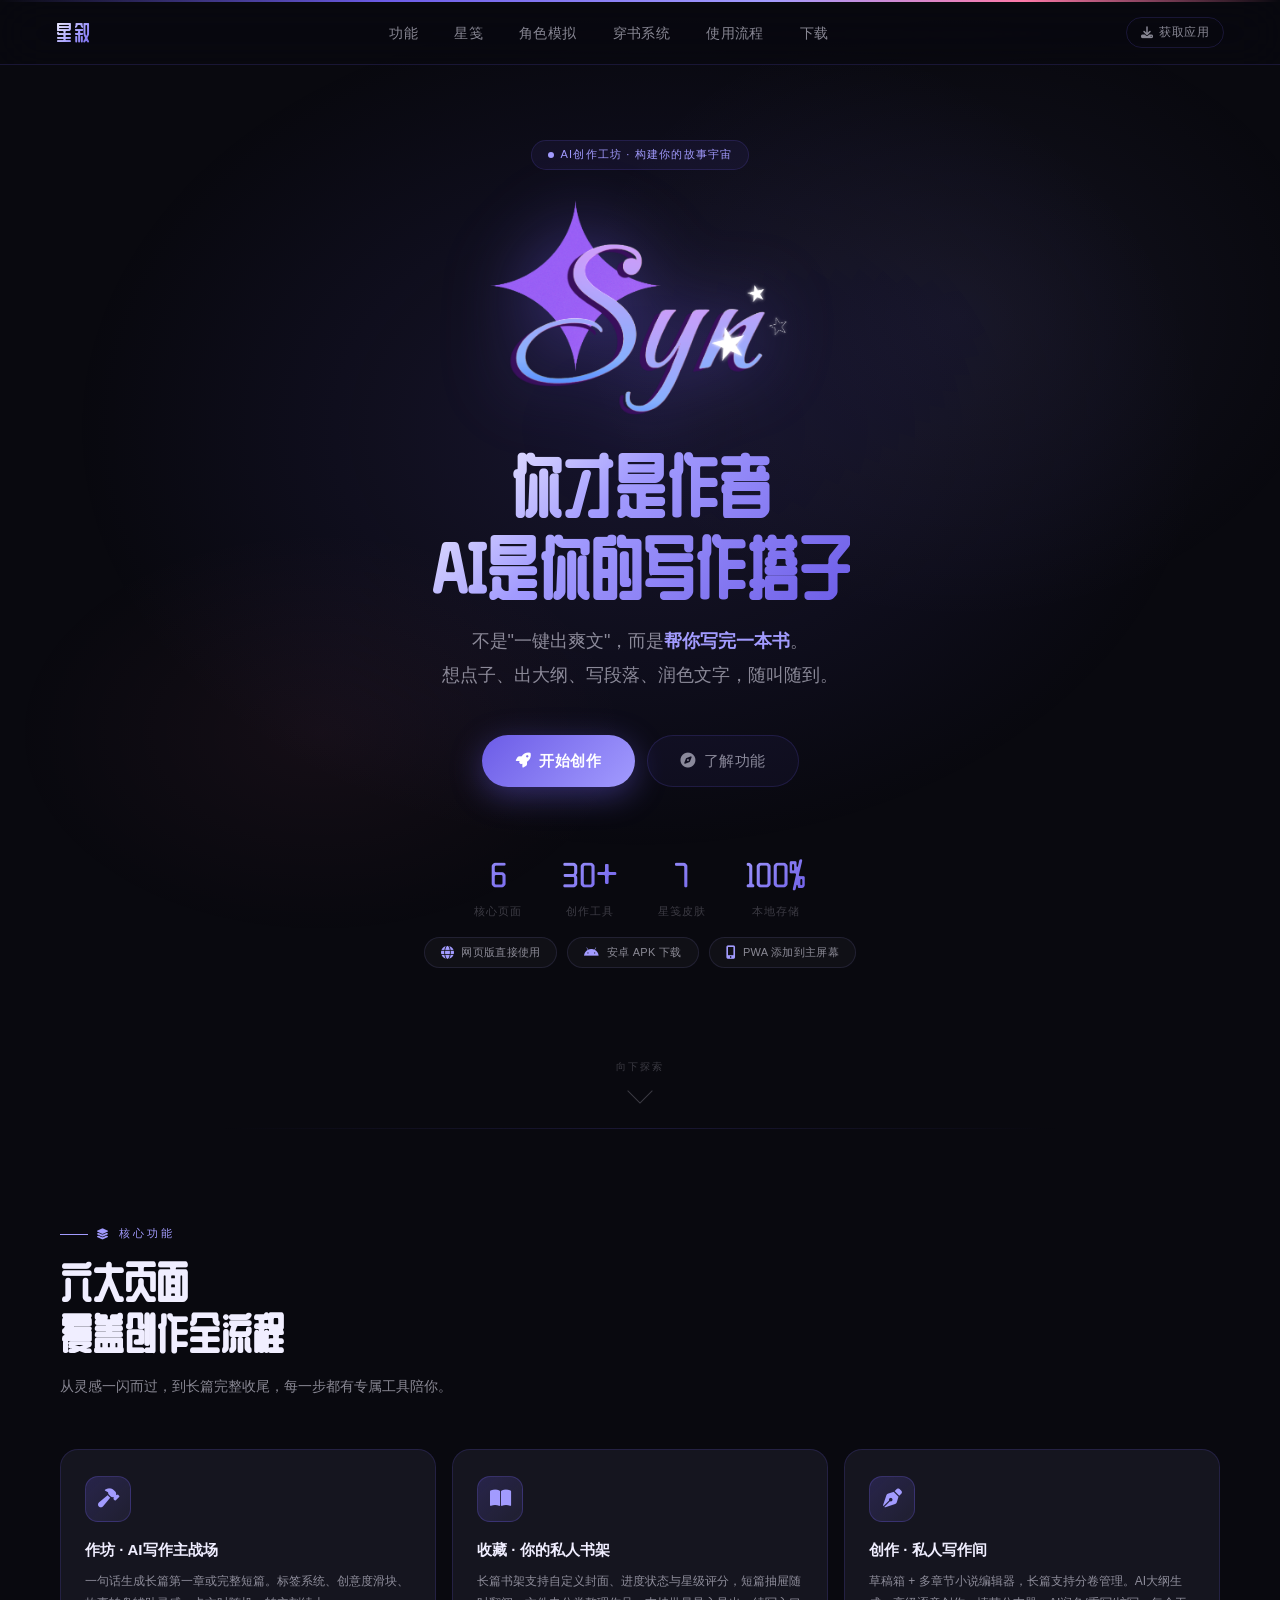
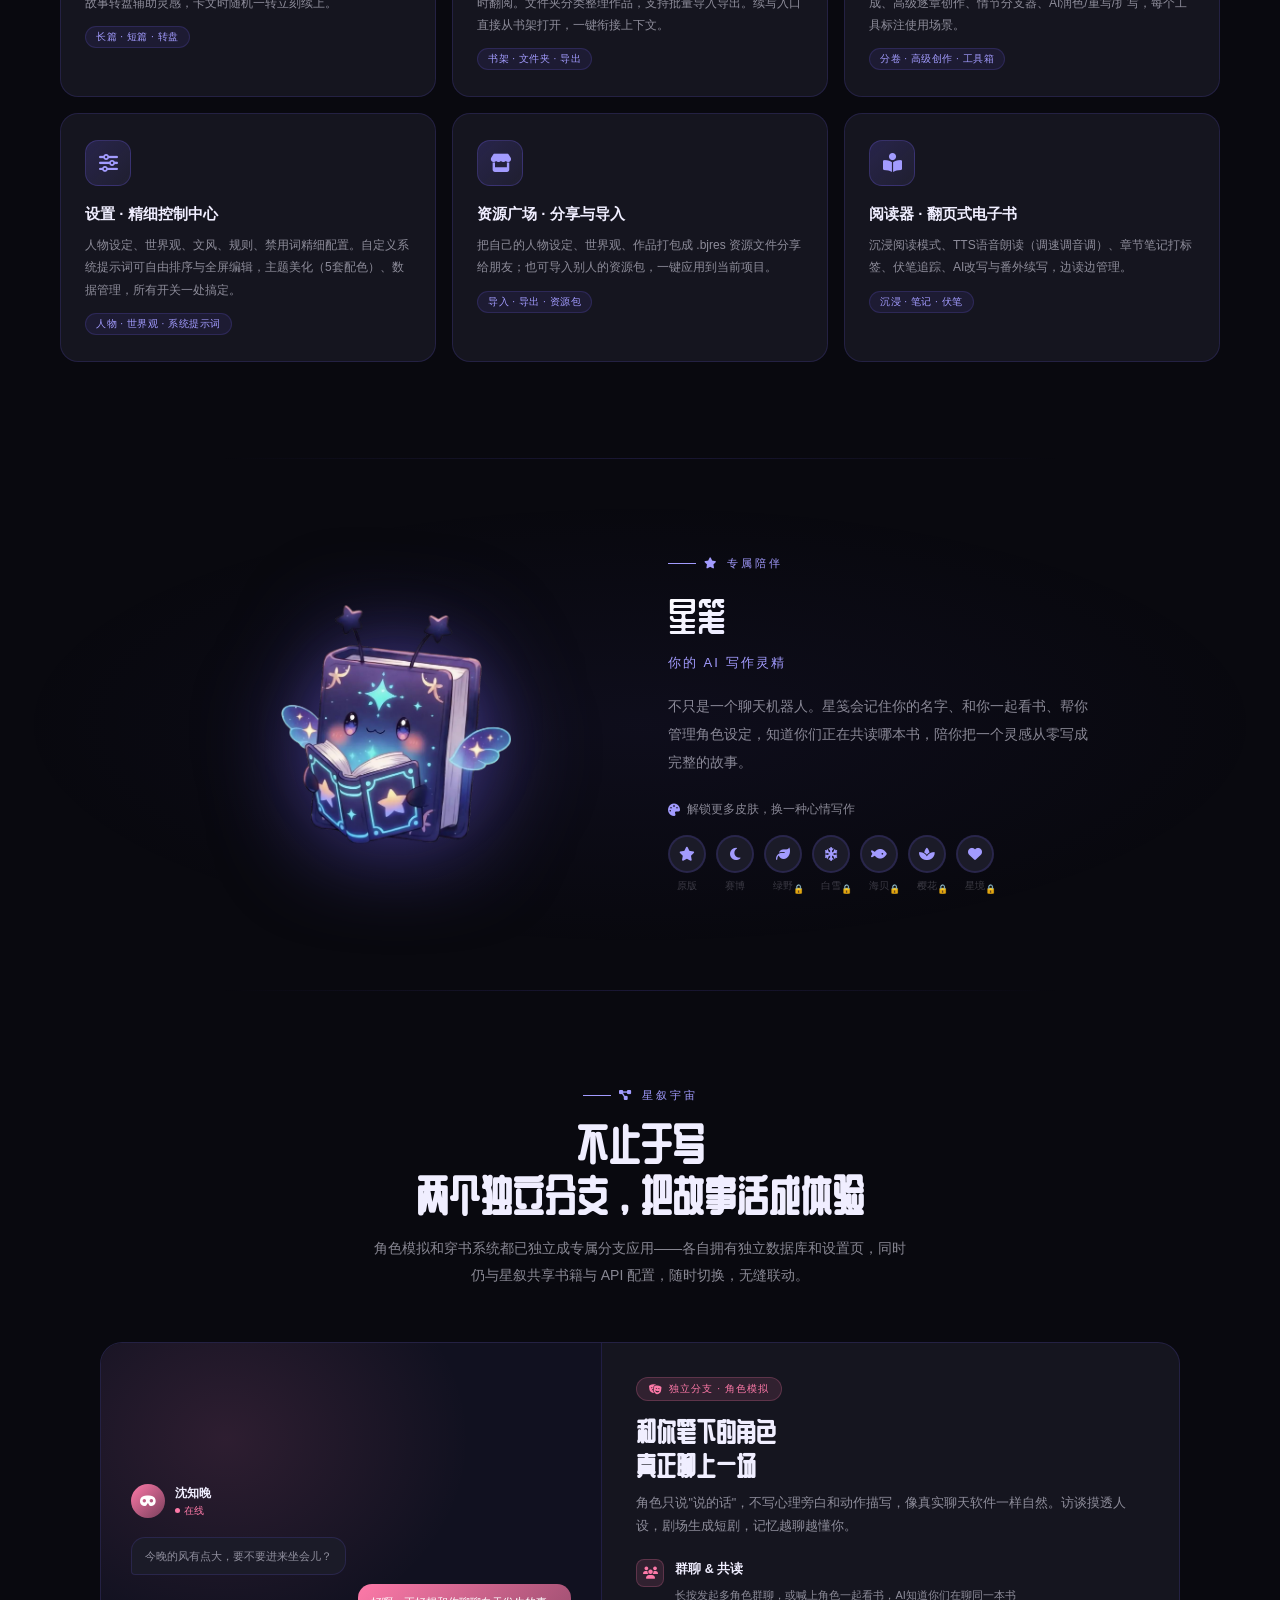
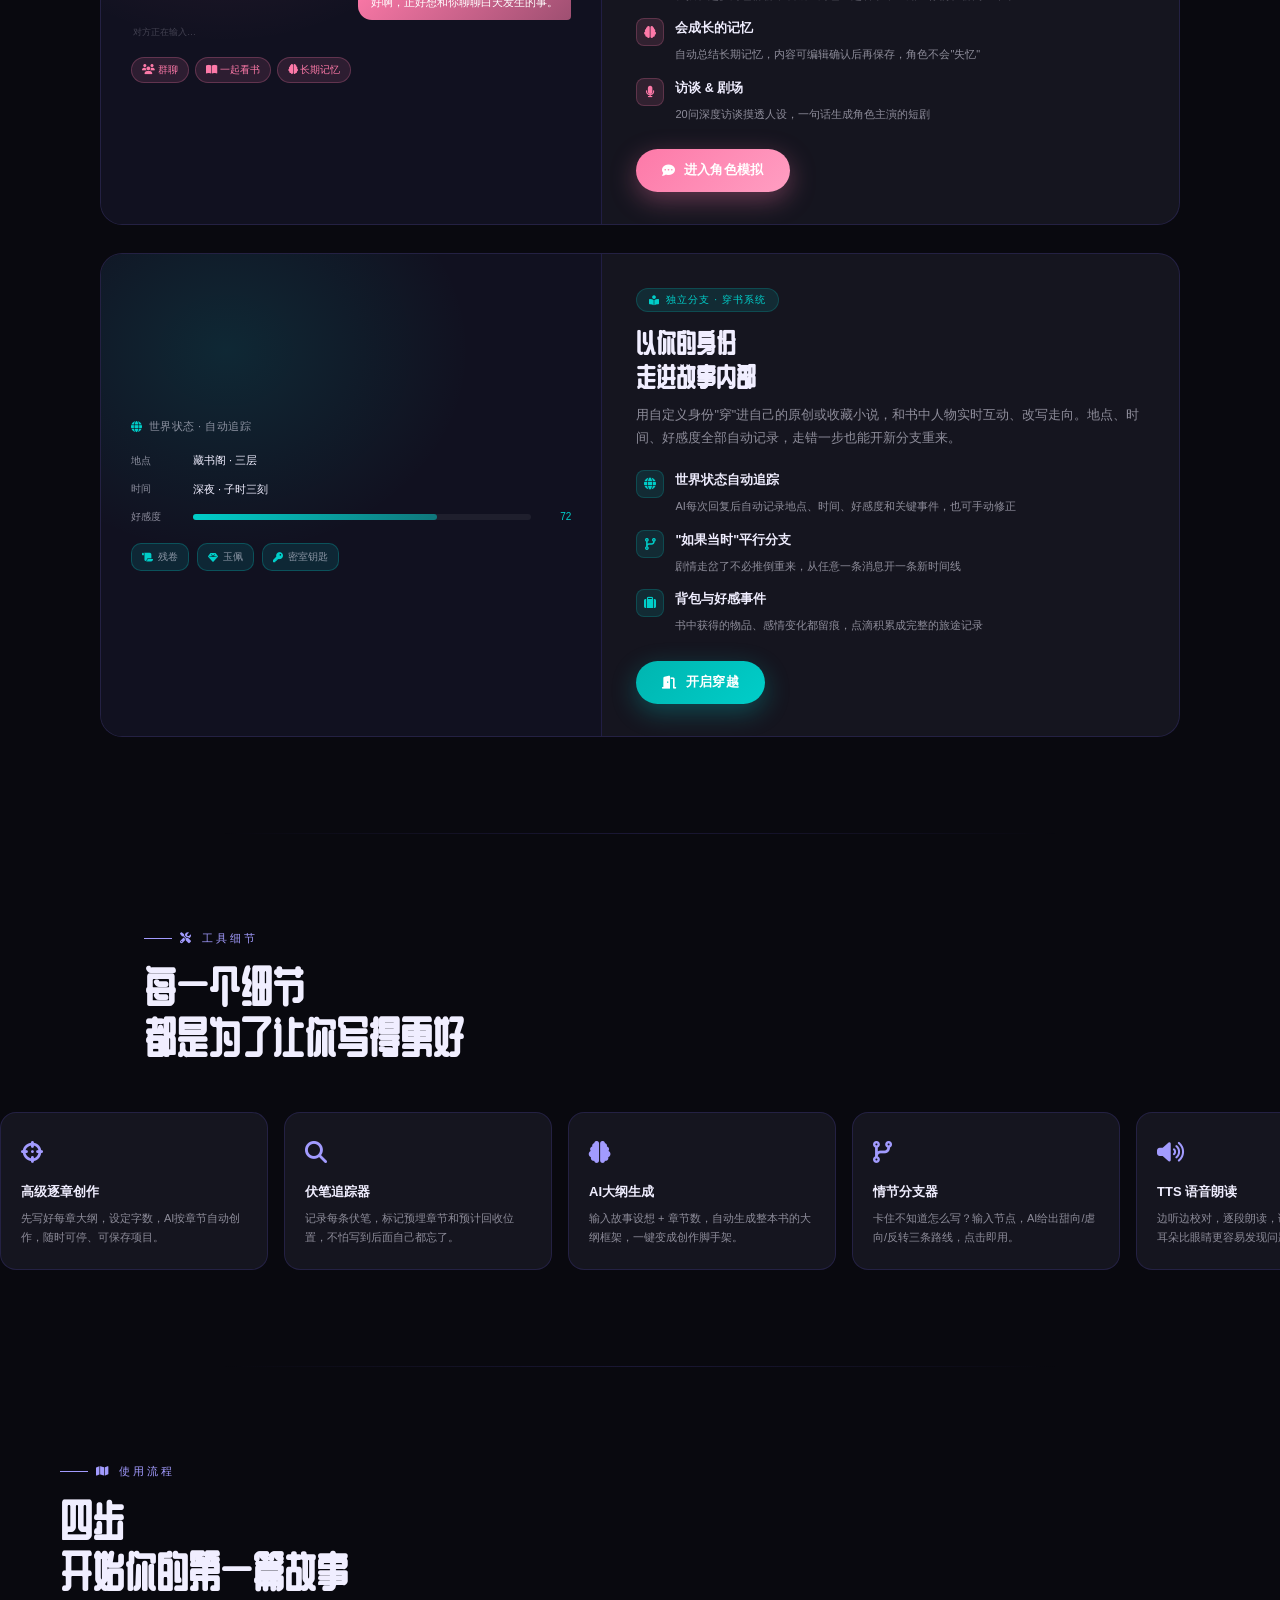
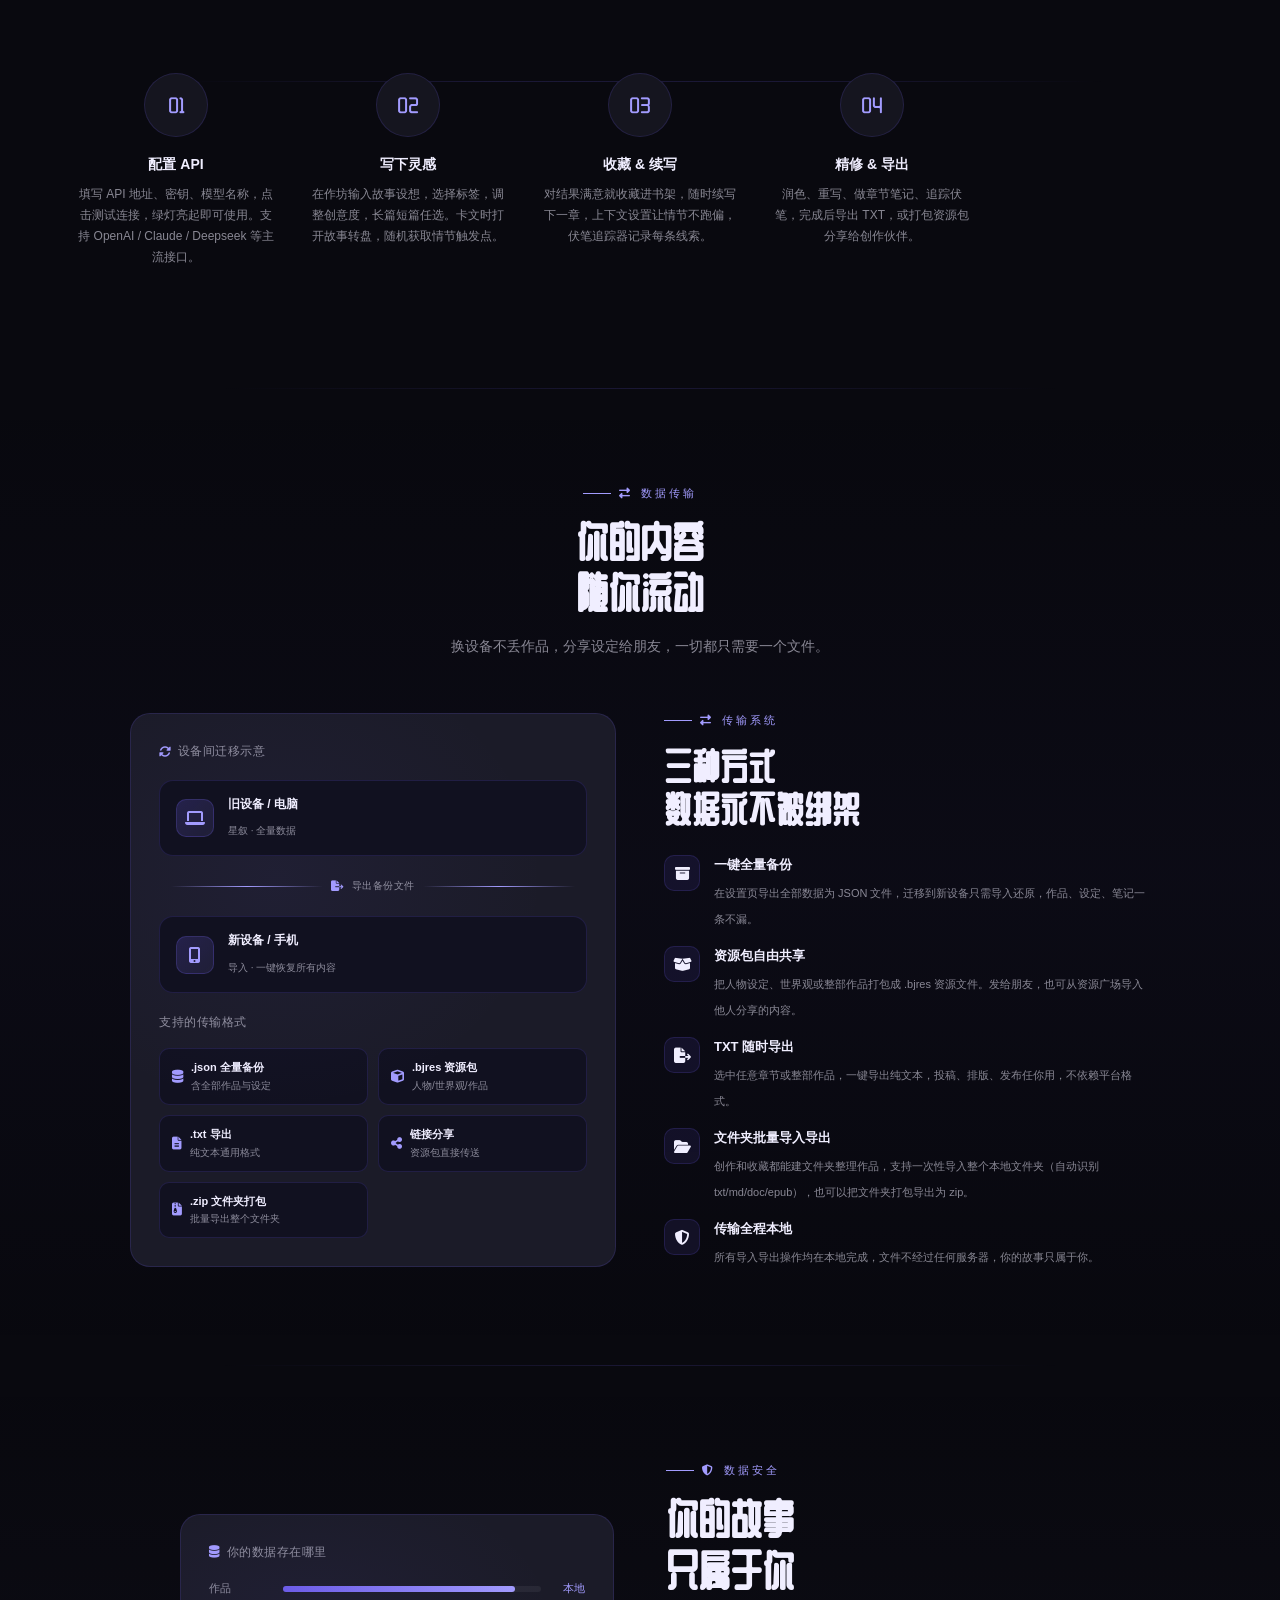
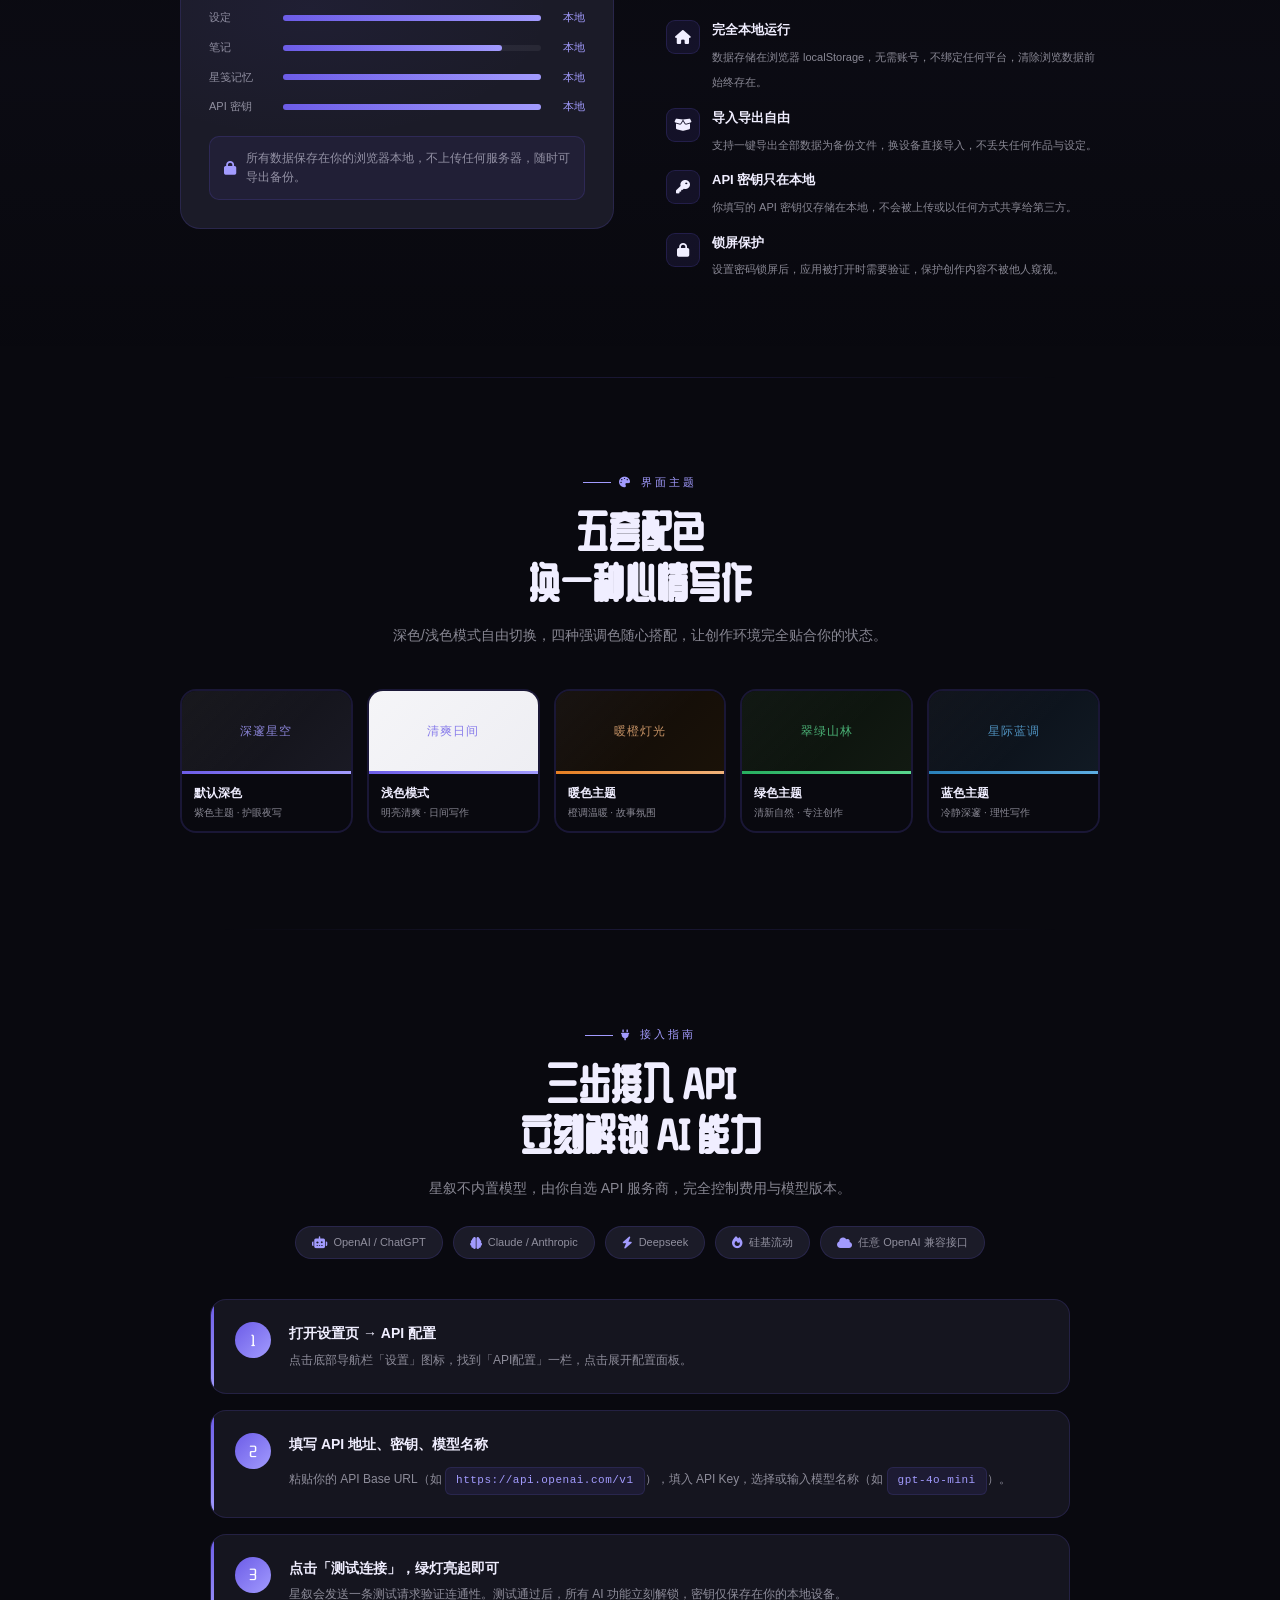
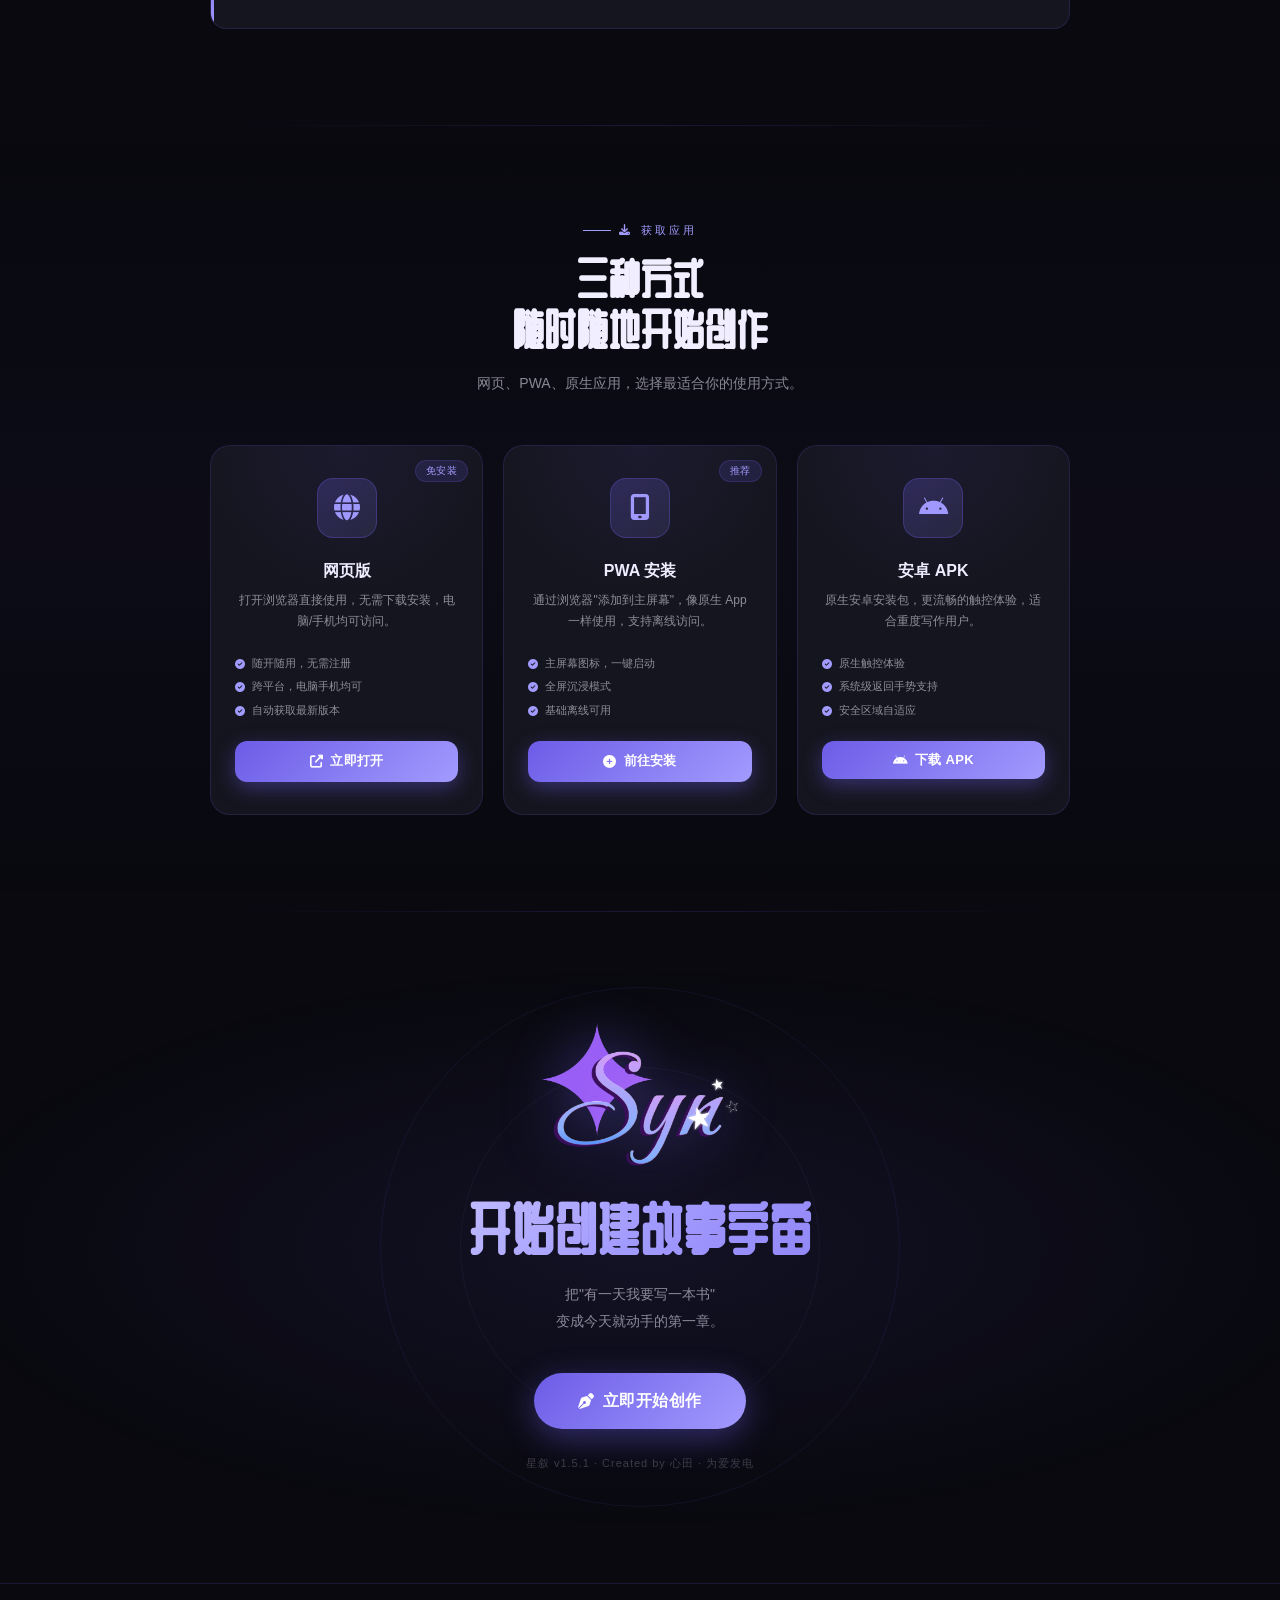
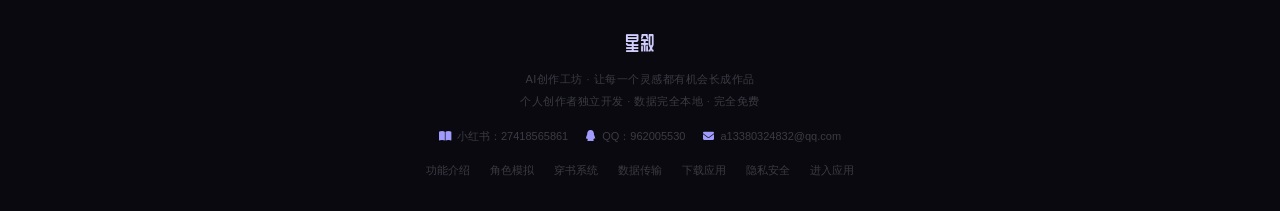
<file: html/showcase.html>
<!DOCTYPE html>
<html lang="zh-CN">
<head>
<meta charset="UTF-8">
<meta name="viewport" content="width=device-width, initial-scale=1.0">
<title>星叙 · 初见</title>
<meta name="description" content="星叙——面向网文创作者的智能写作工具，支持AI续写、伏笔追踪、设定管理、资源广场等功能；配套独立分支「角色模拟」与「穿书系统」，可与角色实时对话、亲身穿越进故事世界。免费使用，数据完全本地存储。">
<link rel="preconnect" href="https://fonts.googleapis.com">
<link rel="preconnect" href="https://fonts.gstatic.com" crossorigin>
<link href="https://fonts.googleapis.com/css2?family=ZCOOL+QingKe+HuangYou&display=swap" rel="stylesheet">
<link rel="stylesheet" href="https://cdnjs.cloudflare.com/ajax/libs/font-awesome/6.5.1/css/all.min.css">
<style>
/* ===================== CSS VARIABLES ===================== */
:root{
  --accent:#6c5ce7;
  --accent2:#a29bfe;
  --accent3:#fd79a8;
  --accent4:#00cec9;
  --bg:#09090f;
  --bg2:#0d0d16;
  --bg3:#111120;
  --card:#15151f;
  --card2:#1b1b28;
  --border:rgba(108,92,231,.18);
  --border2:rgba(162,155,254,.12);
  --text:#f0eeff;
  --text2:rgba(240,238,255,.55);
  --text3:rgba(240,238,255,.22);
  --glow:rgba(108,92,231,.4);
  --glow2:rgba(162,155,254,.15);
  --radius:18px;
  --radius-sm:12px;
}

/* ===================== RESET ===================== */
*{margin:0;padding:0;box-sizing:border-box;}
html{scroll-behavior:smooth;overflow-x:hidden;}
body{
  background:var(--bg);
  color:var(--text);
  font-family:'PingFang SC','Microsoft YaHei',Helvetica,sans-serif;
  overflow-x:hidden;
  line-height:1.6;
  -webkit-font-smoothing:antialiased;
}

/* ===================== STARFIELD ===================== */
.starfield{
  position:fixed;inset:0;pointer-events:none;z-index:0;overflow:hidden;
}
.starfield::before,.starfield::after{
  content:'';position:absolute;inset:0;
  background-image:
    radial-gradient(1.5px 1.5px at 8% 15%,rgba(255,255,255,.7) 0%,transparent 0%),
    radial-gradient(1px 1px at 22% 72%,rgba(255,255,255,.45) 0%,transparent 0%),
    radial-gradient(2px 2px at 37% 38%,rgba(162,155,254,.85) 0%,transparent 0%),
    radial-gradient(1px 1px at 55% 8%,rgba(255,255,255,.6) 0%,transparent 0%),
    radial-gradient(1.5px 1.5px at 68% 55%,rgba(255,255,255,.5) 0%,transparent 0%),
    radial-gradient(1px 1px at 80% 20%,rgba(162,155,254,.7) 0%,transparent 0%),
    radial-gradient(1px 1px at 92% 80%,rgba(255,255,255,.4) 0%,transparent 0%),
    radial-gradient(1.5px 1.5px at 13% 88%,rgba(255,255,255,.55) 0%,transparent 0%),
    radial-gradient(1px 1px at 45% 92%,rgba(162,155,254,.5) 0%,transparent 0%),
    radial-gradient(1px 1px at 75% 44%,rgba(255,255,255,.35) 0%,transparent 0%),
    radial-gradient(1px 1px at 30% 55%,rgba(255,255,255,.3) 0%,transparent 0%),
    radial-gradient(1px 1px at 88% 35%,rgba(162,155,254,.45) 0%,transparent 0%);
  background-size:320px 320px;
  animation:starDrift 90s linear infinite;
}
.starfield::after{
  background-size:550px 550px;
  animation-duration:130s;
  animation-direction:reverse;
  opacity:.4;
}
@keyframes starDrift{to{transform:translateY(-320px);}}

/* ===================== GLOBAL LAYOUT ===================== */
section{position:relative;z-index:1;}

/* ===================== TOPBAR ===================== */
.topbar{
  height:2px;
  background:linear-gradient(90deg,transparent 0%,var(--accent) 30%,var(--accent2) 60%,var(--accent3) 80%,transparent 100%);
  position:fixed;top:0;left:0;right:0;z-index:300;
  animation:topbarGlow 4s ease-in-out infinite;
}
@keyframes topbarGlow{
  0%,100%{opacity:.8;}
  50%{opacity:1;box-shadow:0 0 10px var(--glow);}
}

/* ===================== NAV ===================== */
nav{
  position:fixed;top:2px;left:0;right:0;z-index:200;
  padding:12px 28px;
  display:flex;align-items:center;justify-content:space-between;
  background:rgba(9,9,15,.65);
  backdrop-filter:blur(24px) saturate(160%);
  -webkit-backdrop-filter:blur(24px) saturate(160%);
  border-bottom:1px solid var(--border);
  transition:background .3s,box-shadow .3s;
}
nav.scrolled{
  background:rgba(9,9,15,.9);
  box-shadow:0 4px 24px rgba(0,0,0,.4);
}
.nav-logo{
  font-family:'ZCOOL QingKe HuangYou',sans-serif;
  font-size:21px;letter-spacing:2px;
  background:linear-gradient(135deg,#fff 0%,var(--accent2) 55%,var(--accent) 100%);
  -webkit-background-clip:text;-webkit-text-fill-color:transparent;background-clip:text;
  text-decoration:none;user-select:none;
}
.nav-links{display:flex;gap:24px;align-items:center;}
.nav-links a{
  color:var(--text2);font-size:13px;text-decoration:none;
  transition:color .2s;letter-spacing:.4px;
}
.nav-links a:hover{color:var(--accent2);}
.nav-right{display:flex;align-items:center;gap:10px;}
.nav-dl-btn{
  padding:6px 14px;border-radius:20px;
  border:1px solid var(--border);
  background:transparent;
  color:var(--text2);font-size:12px;text-decoration:none;
  letter-spacing:.4px;transition:all .2s;
  display:inline-flex;align-items:center;gap:6px;
  cursor:pointer;
}
.nav-dl-btn:hover{border-color:var(--accent2);color:var(--accent2);background:rgba(108,92,231,.08);}

/* hamburger */
.nav-hamburger{
  display:none;flex-direction:column;gap:5px;
  cursor:pointer;padding:4px;
  background:none;border:none;
}
.nav-hamburger span{
  display:block;width:22px;height:2px;border-radius:1px;
  background:var(--text2);transition:all .3s;
}
.nav-hamburger.open span:nth-child(1){transform:translateY(7px) rotate(45deg);}
.nav-hamburger.open span:nth-child(2){opacity:0;transform:translateX(8px);}
.nav-hamburger.open span:nth-child(3){transform:translateY(-7px) rotate(-45deg);}

/* mobile nav */
.mobile-nav-menu{
  display:none;position:fixed;inset:0;top:55px;z-index:190;
  background:rgba(9,9,15,.97);
  backdrop-filter:blur(24px);-webkit-backdrop-filter:blur(24px);
  flex-direction:column;align-items:center;justify-content:center;gap:36px;
}
.mobile-nav-menu.open{display:flex;}
.mobile-nav-menu a{
  color:var(--text);font-size:22px;text-decoration:none;
  letter-spacing:3px;transition:color .2s;
  font-family:'ZCOOL QingKe HuangYou',sans-serif;
}
.mobile-nav-menu a:hover{color:var(--accent2);}
.mobile-nav-menu .m-cta{
  margin-top:6px;padding:12px 36px;border-radius:30px;
  background:linear-gradient(135deg,var(--accent),var(--accent2));
  color:#fff;font-size:16px;font-weight:600;
}

/* ===================== HERO ===================== */
.hero{
  min-height:100vh;
  display:flex;flex-direction:column;align-items:center;justify-content:center;
  text-align:center;padding:110px 24px 70px;
  position:relative;overflow:hidden;
}
.hero-nebula{
  position:absolute;inset:0;pointer-events:none;
  background:
    radial-gradient(ellipse 65% 55% at 50% 38%,rgba(108,92,231,.14) 0%,transparent 68%),
    radial-gradient(ellipse 40% 30% at 25% 65%,rgba(253,121,168,.05) 0%,transparent 60%),
    radial-gradient(ellipse 50% 45% at 75% 28%,rgba(162,155,254,.07) 0%,transparent 60%);
}
.hero-badge{
  display:inline-flex;align-items:center;gap:7px;
  padding:5px 16px;border-radius:20px;
  border:1px solid var(--border);background:rgba(108,92,231,.07);
  font-size:11px;color:var(--accent2);letter-spacing:1.2px;
  margin-bottom:30px;
  animation:fadeInDown .8s ease both;
}
.hero-badge-dot{
  width:6px;height:6px;border-radius:50%;
  background:var(--accent2);
  animation:dotPulse 2s ease-in-out infinite;
}
@keyframes dotPulse{0%,100%{opacity:.4;transform:scale(1);}50%{opacity:1;transform:scale(1.3);}}

.hero-logo{
  width:min(300px,68vw);height:auto;
  margin-bottom:30px;
  filter:drop-shadow(0 0 36px rgba(108,92,231,.45));
  animation:heroFloat 6s ease-in-out infinite, fadeInDown .9s ease both;
  animation-delay:0s,.12s;
}
@keyframes heroFloat{0%,100%{transform:translateY(0);}50%{transform:translateY(-11px);}}
.hero-fallback{
  display:none;
  font-family:'ZCOOL QingKe HuangYou',sans-serif;font-size:54px;
  background:linear-gradient(135deg,#fff,var(--accent2),var(--accent));
  -webkit-background-clip:text;-webkit-text-fill-color:transparent;background-clip:text;
  margin-bottom:30px;
  animation:heroFloat 6s ease-in-out infinite;
}

.hero-tagline{
  font-family:'ZCOOL QingKe HuangYou',sans-serif;
  font-size:clamp(36px,7.5vw,68px);
  line-height:1.2;
  background:linear-gradient(135deg,#fff 0%,var(--accent2) 40%,var(--accent) 100%);
  -webkit-background-clip:text;-webkit-text-fill-color:transparent;background-clip:text;
  margin-bottom:16px;
  animation:fadeInUp .9s ease both;animation-delay:.2s;
}
.hero-sub{
  font-size:clamp(14px,2.8vw,18px);color:var(--text2);
  max-width:520px;line-height:1.9;
  animation:fadeInUp .9s ease both;animation-delay:.35s;
  margin-bottom:42px;
}
.hero-sub em{font-style:normal;color:var(--accent2);font-weight:600;}

.hero-btns{
  display:flex;gap:12px;flex-wrap:wrap;justify-content:center;
  animation:fadeInUp .9s ease both;animation-delay:.5s;
  margin-bottom:60px;
}
.btn-primary{
  padding:13px 34px;border-radius:30px;
  background:linear-gradient(135deg,var(--accent),var(--accent2));
  color:#fff;font-size:15px;text-decoration:none;
  letter-spacing:.5px;font-weight:600;
  box-shadow:0 8px 32px rgba(108,92,231,.42);
  transition:transform .2s,box-shadow .2s;
  display:inline-flex;align-items:center;gap:8px;
}
.btn-primary:hover{transform:translateY(-2px);box-shadow:0 12px 44px rgba(108,92,231,.58);}
.btn-secondary{
  padding:13px 32px;border-radius:30px;
  border:1px solid var(--border);background:rgba(108,92,231,.06);
  color:var(--text2);font-size:15px;text-decoration:none;
  letter-spacing:.5px;
  transition:border-color .2s,color .2s,background .2s;
  display:inline-flex;align-items:center;gap:8px;
}
.btn-secondary:hover{border-color:var(--accent2);color:var(--accent2);background:rgba(108,92,231,.1);}

/* hero stats */
.hero-stats{
  display:flex;gap:40px;flex-wrap:wrap;justify-content:center;
  animation:fadeInUp .9s ease both;animation-delay:.65s;
  margin-bottom:16px;
}
.hero-stat{text-align:center;}
.hero-stat-num{
  font-family:'ZCOOL QingKe HuangYou',sans-serif;
  font-size:34px;
  background:linear-gradient(135deg,var(--accent2),var(--accent));
  -webkit-background-clip:text;-webkit-text-fill-color:transparent;background-clip:text;
}
.hero-stat-label{font-size:11px;color:var(--text3);letter-spacing:1px;margin-top:2px;}

/* hero download badges */
.hero-dl-badges{
  display:flex;gap:10px;flex-wrap:wrap;justify-content:center;
  animation:fadeInUp .9s ease both;animation-delay:.78s;
  margin-bottom:60px;
}
.hero-dl-badge{
  display:inline-flex;align-items:center;gap:7px;
  padding:6px 16px;border-radius:20px;
  border:1px solid var(--border2);
  background:rgba(255,255,255,.03);
  font-size:11px;color:var(--text2);
  transition:border-color .2s,color .2s;
  text-decoration:none;cursor:pointer;
  letter-spacing:.3px;
}
.hero-dl-badge:hover{border-color:rgba(162,155,254,.4);color:var(--text);}
.hero-dl-badge i{font-size:13px;color:var(--accent2);}

/* scroll hint */
.scroll-hint{
  position:absolute;bottom:28px;left:50%;transform:translateX(-50%);
  display:flex;flex-direction:column;align-items:center;gap:7px;
  color:var(--text3);font-size:10px;letter-spacing:2px;
  animation:fadeIn 2s ease 1.5s both;
}
.scroll-hint-arrow{
  width:18px;height:18px;
  border-right:1.5px solid var(--text3);border-bottom:1.5px solid var(--text3);
  transform:rotate(45deg);
  animation:scrollBounce 2s ease-in-out infinite;
}
@keyframes scrollBounce{0%,100%{transform:rotate(45deg) translateY(0);}50%{transform:rotate(45deg) translateY(6px);}}

/* ===================== SECTION COMMON ===================== */
.section{padding:96px 24px;}
.section-inner{max-width:1040px;margin:0 auto;}
.section-label{
  font-size:11px;letter-spacing:3px;text-transform:uppercase;
  color:var(--accent2);margin-bottom:14px;
  display:flex;align-items:center;gap:8px;
}
.section-label::before{
  content:'';display:block;width:28px;height:1px;background:var(--accent2);
  flex-shrink:0;
}
.section-title{
  font-family:'ZCOOL QingKe HuangYou',sans-serif;
  font-size:clamp(28px,5vw,42px);
  line-height:1.22;margin-bottom:14px;
}
.section-desc{font-size:14px;color:var(--text2);max-width:540px;line-height:1.95;}

/* ===================== DIVIDER ===================== */
.divider{
  height:1px;
  background:linear-gradient(90deg,transparent,var(--border),transparent);
  margin:0 auto;max-width:840px;
  position:relative;z-index:1;
}

/* ===================== FEATURES GRID ===================== */
.features-grid{
  display:grid;
  grid-template-columns:repeat(auto-fill,minmax(290px,1fr));
  gap:16px;margin-top:48px;
}
.feat-card{
  background:var(--card);
  border:1px solid var(--border);
  border-radius:var(--radius);
  padding:26px 24px;
  transition:transform .3s,border-color .3s,box-shadow .3s;
  position:relative;overflow:hidden;
}
.feat-card::before{
  content:'';position:absolute;inset:0;border-radius:var(--radius);
  background:radial-gradient(ellipse 80% 60% at 50% 0%,rgba(108,92,231,.09) 0%,transparent 70%);
  opacity:0;transition:opacity .3s;pointer-events:none;
}
.feat-card:hover{
  transform:translateY(-4px);
  border-color:rgba(108,92,231,.45);
  box-shadow:0 18px 52px rgba(108,92,231,.18);
}
.feat-card:hover::before{opacity:1;}
.feat-icon{
  width:46px;height:46px;border-radius:13px;
  background:linear-gradient(135deg,rgba(108,92,231,.22),rgba(162,155,254,.08));
  border:1px solid rgba(108,92,231,.28);
  display:flex;align-items:center;justify-content:center;
  font-size:19px;color:var(--accent2);margin-bottom:16px;
  transition:transform .2s;
}
.feat-card:hover .feat-icon{transform:scale(1.1) rotate(-5deg);}
.feat-title{font-size:15px;font-weight:700;margin-bottom:8px;color:var(--text);}
.feat-desc{font-size:12px;color:var(--text2);line-height:1.85;}
.feat-tag{
  display:inline-block;margin-top:12px;padding:2px 10px;border-radius:20px;
  font-size:10px;background:rgba(108,92,231,.1);border:1px solid rgba(108,92,231,.2);
  color:var(--accent2);letter-spacing:.5px;
}
/* ===================== MASCOT SECTION ===================== */
.xj-section{padding:96px 24px;position:relative;overflow:hidden;}
.xj-section::before{
  content:'';position:absolute;inset:0;pointer-events:none;
  background:radial-gradient(ellipse 70% 60% at 50% 50%,rgba(108,92,231,.06) 0%,transparent 70%);
}
.xj-inner{
  max-width:920px;margin:0 auto;
  display:grid;grid-template-columns:1fr 1fr;gap:56px;align-items:center;
}
.xj-img-wrap{display:flex;justify-content:center;position:relative;}
.xj-img-glow{
  position:absolute;width:210px;height:210px;border-radius:50%;
  background:radial-gradient(circle,rgba(108,92,231,.28) 0%,transparent 70%);
  top:50%;left:50%;transform:translate(-50%,-50%);
  filter:blur(32px);animation:glowPulse 4s ease-in-out infinite;
}
@keyframes glowPulse{0%,100%{opacity:.5;transform:translate(-50%,-50%) scale(1);}50%{opacity:1;transform:translate(-50%,-50%) scale(1.2);}}
.xj-img{
  width:min(230px,52vw);height:auto;
  filter:drop-shadow(0 10px 44px rgba(108,92,231,.5));
  animation:xjFloat 5s ease-in-out infinite;
  position:relative;z-index:1;
}
@keyframes xjFloat{0%,100%{transform:translateY(0) rotate(0deg);}50%{transform:translateY(-14px) rotate(1deg);}}
.xj-content{position:relative;z-index:1;}
.xj-name{
  font-family:'ZCOOL QingKe HuangYou',sans-serif;font-size:38px;
  background:linear-gradient(135deg,#fff,var(--accent2));
  -webkit-background-clip:text;-webkit-text-fill-color:transparent;background-clip:text;
  margin-bottom:6px;
}
.xj-subtitle{font-size:13px;color:var(--accent2);letter-spacing:2px;margin-bottom:18px;}
.xj-desc{font-size:14px;color:var(--text2);line-height:2;margin-bottom:24px;}
.xj-skins{display:flex;gap:10px;flex-wrap:wrap;}
.xj-skin{
  display:flex;flex-direction:column;align-items:center;gap:5px;
  cursor:pointer;transition:transform .2s;
}
.xj-skin:hover{transform:scale(1.1);}
.xj-skin-dot{
  width:38px;height:38px;border-radius:50%;
  border:2px solid var(--border);
  display:flex;align-items:center;justify-content:center;
  font-size:14px;color:var(--accent2);background:var(--card2);
  transition:border-color .2s,box-shadow .2s;
}
.xj-skin:hover .xj-skin-dot{border-color:var(--accent);box-shadow:0 0 12px var(--glow2);}
.xj-skin-name{font-size:10px;color:var(--text3);letter-spacing:.5px;}
.xj-skin-locked{position:relative;}
.xj-skin-locked::after{content:'🔒';position:absolute;font-size:9px;bottom:-2px;right:-2px;}

/* ===================== EXPANSION APPS (角色模拟 / 穿书系统) ===================== */
.expand-section{padding:96px 24px;position:relative;}
.expand-intro{max-width:600px;margin:0 auto;text-align:center;}
.expand-cards{max-width:1080px;margin:52px auto 0;display:flex;flex-direction:column;gap:28px;}
.expand-card{
  display:grid;grid-template-columns:1fr 1.15fr;gap:0;
  background:var(--card);border:1px solid var(--border);border-radius:22px;
  overflow:hidden;position:relative;
  transition:border-color .3s,box-shadow .3s,transform .3s;
}
.expand-card:hover{transform:translateY(-3px);}
.expand-card.rp{--exp:var(--accent3);--exp-soft:rgba(253,121,168,.12);--exp-glow:rgba(253,121,168,.22);}
.expand-card.cs{--exp:var(--accent4);--exp-soft:rgba(0,206,201,.12);--exp-glow:rgba(0,206,201,.2);}
.expand-card.rp:hover{border-color:rgba(253,121,168,.4);box-shadow:0 20px 54px rgba(253,121,168,.14);}
.expand-card.cs:hover{border-color:rgba(0,206,201,.4);box-shadow:0 20px 54px rgba(0,206,201,.14);}

.expand-visual{
  background:var(--bg3);padding:36px 30px;position:relative;overflow:hidden;
  display:flex;flex-direction:column;justify-content:center;
  border-right:1px solid var(--border);
}
.expand-visual::before{
  content:'';position:absolute;inset:0;pointer-events:none;
  background:radial-gradient(ellipse 75% 65% at 25% 20%,var(--exp-soft) 0%,transparent 65%);
}

/* 角色模拟：聊天预览 */
.rp-mock{position:relative;z-index:1;}
.rp-mock-head{display:flex;align-items:center;gap:10px;margin-bottom:18px;}
.rp-mock-avatar{
  width:34px;height:34px;border-radius:50%;flex-shrink:0;
  background:linear-gradient(135deg,var(--exp),rgba(253,121,168,.4));
  display:flex;align-items:center;justify-content:center;font-size:14px;color:#fff;
}
.rp-mock-name{font-size:12px;font-weight:700;}
.rp-mock-status{font-size:10px;color:var(--exp);display:flex;align-items:center;gap:4px;}
.rp-mock-status::before{content:'';width:5px;height:5px;border-radius:50%;background:var(--exp);}
.rp-mock-bubbles{display:flex;flex-direction:column;gap:9px;}
.rp-mock-bubble{
  max-width:78%;padding:9px 13px;border-radius:14px;font-size:11px;line-height:1.65;
  color:var(--text2);
}
.rp-mock-bubble.them{background:var(--card2);border:1px solid var(--border);align-self:flex-start;border-bottom-left-radius:4px;}
.rp-mock-bubble.me{
  background:linear-gradient(135deg,var(--exp),rgba(253,121,168,.6));
  color:#fff;align-self:flex-end;border-bottom-right-radius:4px;
}
.rp-mock-meta{font-size:9px;color:var(--text3);margin-top:5px;padding:0 2px;}
.rp-mock-tags{display:flex;gap:6px;flex-wrap:wrap;margin-top:18px;}
.rp-mock-tag{
  font-size:10px;padding:4px 10px;border-radius:20px;
  background:var(--exp-soft);border:1px solid rgba(253,121,168,.25);color:var(--exp);
}

/* 穿书系统：世界状态预览 */
.cs-mock{position:relative;z-index:1;}
.cs-mock-head{font-size:11px;color:var(--text2);margin-bottom:16px;display:flex;align-items:center;gap:6px;letter-spacing:.5px;}
.cs-mock-head i{color:var(--exp);}
.cs-mock-rows{display:flex;flex-direction:column;gap:11px;}
.cs-mock-row{display:flex;align-items:center;gap:10px;}
.cs-mock-label{font-size:10px;color:var(--text2);width:52px;flex-shrink:0;}
.cs-mock-val{font-size:11px;color:var(--text);flex:1;}
.cs-mock-track{flex:1;height:6px;border-radius:3px;background:rgba(255,255,255,.06);}
.cs-mock-fill{height:100%;border-radius:3px;background:linear-gradient(90deg,var(--exp),rgba(0,206,201,.5));}
.cs-mock-pct{font-size:10px;color:var(--exp);width:30px;text-align:right;flex-shrink:0;}
.cs-mock-items{display:flex;gap:8px;margin-top:18px;flex-wrap:wrap;}
.cs-mock-item{
  display:flex;align-items:center;gap:5px;
  font-size:10px;padding:5px 10px;border-radius:10px;
  background:var(--exp-soft);border:1px solid rgba(0,206,201,.25);color:var(--text2);
}
.cs-mock-item i{color:var(--exp);font-size:10px;}

.expand-content{padding:32px 34px;position:relative;z-index:1;}
.expand-badge{
  display:inline-flex;align-items:center;gap:6px;
  font-size:10px;letter-spacing:1px;color:var(--exp);
  padding:3px 12px;border-radius:20px;border:1px solid var(--exp-glow);background:var(--exp-soft);
  margin-bottom:14px;
}
.expand-title{font-family:'ZCOOL QingKe HuangYou',sans-serif;font-size:clamp(20px,3vw,26px);margin-bottom:10px;line-height:1.3;}
.expand-desc{font-size:12.5px;color:var(--text2);line-height:1.85;margin-bottom:20px;}
.expand-points{display:flex;flex-direction:column;gap:12px;margin-bottom:24px;}
.ep-item{display:flex;align-items:flex-start;gap:11px;}
.ep-icon{
  width:28px;height:28px;border-radius:8px;flex-shrink:0;
  background:var(--exp-soft);border:1px solid var(--exp-glow);
  display:flex;align-items:center;justify-content:center;font-size:12px;color:var(--exp);
}
.ep-text strong{display:block;font-size:12.5px;margin-bottom:2px;}
.ep-text span{font-size:11px;color:var(--text2);line-height:1.7;}
.expand-btn{
  display:inline-flex;align-items:center;gap:8px;
  padding:11px 26px;border-radius:24px;
  color:#fff;font-size:13px;font-weight:700;text-decoration:none;letter-spacing:.3px;
  transition:transform .2s,box-shadow .2s;
}
.expand-btn:hover{transform:translateY(-2px);}
.expand-card.rp .expand-btn{background:linear-gradient(135deg,#fd79a8,#ff9ec2);box-shadow:0 8px 26px rgba(253,121,168,.35);}
.expand-card.rp .expand-btn:hover{box-shadow:0 12px 36px rgba(253,121,168,.5);}
.expand-card.cs .expand-btn{background:linear-gradient(135deg,#00b5b0,#00cec9);box-shadow:0 8px 26px rgba(0,206,201,.3);}
.expand-card.cs .expand-btn:hover{box-shadow:0 12px 36px rgba(0,206,201,.45);}

@media(max-width:780px){
  .expand-card{grid-template-columns:1fr;}
  .expand-visual{border-right:none;border-bottom:1px solid var(--border);}
}

/* ===================== WORKFLOW ===================== */
.workflow{padding:96px 24px;}
.steps{
  display:grid;grid-template-columns:repeat(auto-fill,minmax(210px,1fr));
  gap:0;margin-top:52px;position:relative;
}
.steps::before{
  content:'';position:absolute;
  top:32px;left:10%;width:80%;height:1px;
  background:linear-gradient(90deg,transparent,var(--border),var(--border),transparent);
  display:none;
}
@media(min-width:800px){.steps::before{display:block;}}
.step{
  display:flex;flex-direction:column;align-items:center;text-align:center;
  padding:24px 18px;position:relative;
}
.step-num{
  width:64px;height:64px;border-radius:50%;
  background:var(--card);border:1px solid var(--border);
  display:flex;align-items:center;justify-content:center;
  font-family:'ZCOOL QingKe HuangYou',sans-serif;font-size:22px;
  color:var(--accent2);margin-bottom:16px;
  position:relative;z-index:1;
  transition:border-color .3s,box-shadow .3s;
}
.step:hover .step-num{border-color:var(--accent);box-shadow:0 0 22px var(--glow);}
.step-title{font-size:14px;font-weight:700;margin-bottom:8px;}
.step-desc{font-size:12px;color:var(--text2);line-height:1.75;}

/* ===================== SHOWCASE SLIDER ===================== */
.showcase{padding:96px 0;overflow:hidden;}
.showcase-inner{max-width:1040px;margin:0 auto;padding:0 24px;}
.showcase-track{
  display:flex;gap:16px;margin-top:48px;
  animation:slideTrack 35s linear infinite;
  width:max-content;
}
.showcase-track:hover{animation-play-state:paused;}
@keyframes slideTrack{0%{transform:translateX(0);}100%{transform:translateX(-50%);}}
.showcase-card{
  flex-shrink:0;width:268px;
  background:var(--card);border:1px solid var(--border);border-radius:16px;
  padding:22px 20px;
  transition:border-color .25s,box-shadow .25s;
}
.showcase-card:hover{border-color:rgba(108,92,231,.42);box-shadow:0 8px 28px rgba(108,92,231,.15);}
.sc-icon{font-size:22px;color:var(--accent2);margin-bottom:12px;}
.sc-title{font-size:13px;font-weight:700;margin-bottom:6px;}
.sc-text{font-size:11px;color:var(--text2);line-height:1.75;}

/* ===================== TRANSFER SECTION ===================== */
.transfer-section{
  padding:96px 24px;
  background:linear-gradient(180deg,transparent,rgba(108,92,231,.03),transparent);
}
.transfer-inner{max-width:1020px;margin:0 auto;}
.transfer-grid{
  display:grid;grid-template-columns:1fr 1fr;gap:48px;
  align-items:center;margin-top:0;
}
.transfer-visual{
  background:var(--card2);border:1px solid var(--border);border-radius:20px;
  padding:28px;position:relative;overflow:hidden;
}
.transfer-visual::before{
  content:'';position:absolute;inset:0;
  background:radial-gradient(ellipse 80% 60% at 30% 30%,rgba(108,92,231,.06) 0%,transparent 70%);
  pointer-events:none;
}
.transfer-flow{display:flex;flex-direction:column;gap:14px;position:relative;z-index:1;}
.tf-device{
  display:flex;align-items:center;gap:14px;
  padding:14px 16px;border-radius:14px;
  background:var(--bg3);border:1px solid var(--border);
}
.tf-device-icon{
  width:38px;height:38px;border-radius:10px;
  background:linear-gradient(135deg,rgba(108,92,231,.22),rgba(162,155,254,.1));
  border:1px solid rgba(108,92,231,.25);
  display:flex;align-items:center;justify-content:center;
  font-size:16px;color:var(--accent2);flex-shrink:0;
}
.tf-device-info strong{display:block;font-size:12px;margin-bottom:2px;}
.tf-device-info span{font-size:10px;color:var(--text2);}
.tf-arrow{
  display:flex;align-items:center;justify-content:center;gap:8px;
  padding:8px 12px;
  font-size:10px;color:var(--accent2);letter-spacing:.5px;
}
.tf-arrow-line{flex:1;height:1px;background:linear-gradient(90deg,transparent,var(--accent2),transparent);}
.tf-arrow i{font-size:12px;}

.transfer-formats{
  display:grid;grid-template-columns:1fr 1fr;gap:10px;margin-top:16px;
}
.tf-format{
  padding:10px 12px;border-radius:10px;
  background:var(--bg3);border:1px solid var(--border);
  display:flex;align-items:center;gap:8px;
}
.tf-format i{font-size:13px;color:var(--accent2);}
.tf-format-name{font-size:11px;font-weight:600;}
.tf-format-desc{font-size:10px;color:var(--text2);margin-top:1px;}

.transfer-content{}
.transfer-points{display:flex;flex-direction:column;gap:16px;margin-top:24px;}
.tp-item{display:flex;align-items:flex-start;gap:14px;}
.tp-icon{
  width:36px;height:36px;border-radius:10px;flex-shrink:0;
  background:rgba(108,92,231,.1);border:1px solid var(--border);
  display:flex;align-items:center;justify-content:center;font-size:15px;
}
.tp-text strong{display:block;font-size:13px;margin-bottom:3px;}
.tp-text span{font-size:11px;color:var(--text2);line-height:1.7;}

/* ===================== LOCAL DATA SECTION ===================== */
.local-section{
  padding:96px 24px;
  background:linear-gradient(180deg,transparent,rgba(162,155,254,.02),transparent);
}
.local-inner{max-width:920px;margin:0 auto;display:grid;grid-template-columns:1fr 1fr;gap:52px;align-items:center;}
.local-visual{
  background:var(--card2);border:1px solid var(--border);border-radius:20px;
  padding:28px;position:relative;overflow:hidden;
}
.local-visual::before{
  content:'';position:absolute;inset:0;
  background:radial-gradient(ellipse 80% 60% at 30% 30%,rgba(108,92,231,.06) 0%,transparent 70%);
  pointer-events:none;
}
.data-bars{display:flex;flex-direction:column;gap:12px;}
.data-bar-row{display:flex;align-items:center;gap:12px;}
.data-bar-label{font-size:11px;color:var(--text2);width:62px;flex-shrink:0;}
.data-bar-track{flex:1;height:6px;border-radius:3px;background:rgba(255,255,255,.06);}
.data-bar-fill{
  height:100%;border-radius:3px;width:0;
  background:linear-gradient(90deg,var(--accent),var(--accent2));
  transition:width 1.3s cubic-bezier(.4,0,.2,1);
}
.data-bar-val{font-size:11px;color:var(--accent2);width:32px;text-align:right;flex-shrink:0;}
.local-lock{
  display:flex;align-items:center;gap:10px;
  margin-top:20px;padding:12px 14px;
  border-radius:10px;background:rgba(108,92,231,.07);border:1px solid var(--border);
  font-size:12px;color:var(--text2);
}
.local-lock i{color:var(--accent2);font-size:14px;}
.local-points{display:flex;flex-direction:column;gap:14px;margin-top:24px;}
.local-point{display:flex;align-items:flex-start;gap:12px;}
.lp-icon{
  width:34px;height:34px;border-radius:9px;flex-shrink:0;
  background:rgba(108,92,231,.1);border:1px solid var(--border);
  display:flex;align-items:center;justify-content:center;font-size:14px;
}
.lp-text strong{display:block;font-size:13px;margin-bottom:2px;}
.lp-text span{font-size:11px;color:var(--text2);}

/* ===================== THEME SECTION ===================== */
.theme-section{padding:96px 24px;}
.theme-inner{max-width:920px;margin:0 auto;}
.theme-grid{
  display:flex;gap:14px;flex-wrap:wrap;
  margin-top:40px;justify-content:center;
}
.theme-card{
  flex:1;min-width:140px;max-width:180px;
  border-radius:16px;overflow:hidden;
  border:2px solid var(--border);
  transition:transform .25s,border-color .25s,box-shadow .25s;
  cursor:default;
}
.theme-card:hover{transform:translateY(-4px);box-shadow:0 14px 40px rgba(0,0,0,.3);}
.theme-preview{
  height:80px;display:flex;align-items:center;justify-content:center;
  font-size:11px;letter-spacing:1px;
  position:relative;overflow:hidden;
}
.theme-preview::after{
  content:'';position:absolute;inset:0;
  background:linear-gradient(135deg,rgba(255,255,255,.04) 0%,transparent 60%);
}
.theme-bar{height:3px;width:100%;}
.theme-info{padding:10px 12px;}
.theme-info-name{font-size:12px;font-weight:700;margin-bottom:2px;}
.theme-info-desc{font-size:10px;color:var(--text2);}

/* ===================== DOWNLOAD SECTION ===================== */
.download-section{
  padding:96px 24px;
  background:linear-gradient(180deg,transparent,rgba(108,92,231,.04),transparent);
}
.download-inner{max-width:860px;margin:0 auto;text-align:center;}
.dl-cards{
  display:flex;gap:20px;justify-content:center;flex-wrap:wrap;
  margin-top:48px;
}
.dl-card{
  flex:1;min-width:240px;max-width:300px;
  background:var(--card);border:1px solid var(--border);border-radius:20px;
  padding:32px 24px;text-align:center;
  transition:transform .3s,border-color .3s,box-shadow .3s;
  position:relative;overflow:hidden;
}
.dl-card::before{
  content:'';position:absolute;inset:0;border-radius:20px;
  background:radial-gradient(ellipse 80% 60% at 50% 0%,rgba(108,92,231,.08) 0%,transparent 70%);
  pointer-events:none;
}
.dl-card:hover{
  transform:translateY(-4px);
  border-color:rgba(108,92,231,.45);
  box-shadow:0 20px 54px rgba(108,92,231,.18);
}
.dl-card-icon{
  width:60px;height:60px;border-radius:16px;margin:0 auto 20px;
  background:linear-gradient(135deg,rgba(108,92,231,.25),rgba(162,155,254,.12));
  border:1px solid rgba(108,92,231,.3);
  display:flex;align-items:center;justify-content:center;
  font-size:26px;color:var(--accent2);
}
.dl-card-title{font-size:16px;font-weight:700;margin-bottom:6px;}
.dl-card-desc{font-size:12px;color:var(--text2);line-height:1.8;margin-bottom:22px;}
.dl-card-btn{
  display:inline-flex;align-items:center;gap:7px;justify-content:center;
  width:100%;padding:10px 20px;border-radius:12px;
  border:none;cursor:pointer;
  font-size:13px;font-weight:600;letter-spacing:.3px;
  transition:opacity .2s,transform .15s;
  text-decoration:none;
}
.dl-card-btn:active{transform:scale(.97);}
.dl-card-btn.primary{
  background:linear-gradient(135deg,var(--accent),var(--accent2));
  color:#fff;box-shadow:0 6px 20px rgba(108,92,231,.4);
}
.dl-card-btn.primary:hover{opacity:.88;}
.dl-card-btn.secondary{
  background:rgba(108,92,231,.1);border:1px solid var(--border);
  color:var(--accent2);
}
.dl-card-btn.secondary:hover{background:rgba(108,92,231,.16);}
.dl-card-tag{
  position:absolute;top:14px;right:14px;
  padding:2px 10px;border-radius:20px;font-size:10px;
  background:rgba(108,92,231,.15);border:1px solid rgba(108,92,231,.2);
  color:var(--accent2);letter-spacing:.5px;
}
.dl-card-checklist{
  list-style:none;text-align:left;margin-bottom:22px;
  display:flex;flex-direction:column;gap:6px;
}
.dl-card-checklist li{
  font-size:11px;color:var(--text2);
  display:flex;align-items:center;gap:7px;
}
.dl-card-checklist li i{font-size:10px;color:var(--accent2);}

/* ===================== API GUIDE ===================== */
.api-section{padding:96px 24px;}
.api-inner{max-width:860px;margin:0 auto;}
.api-steps{
  display:flex;flex-direction:column;gap:16px;
  margin-top:40px;
}
.api-step{
  display:flex;align-items:flex-start;gap:18px;
  background:var(--card);border:1px solid var(--border);border-radius:16px;
  padding:22px 24px;
  transition:border-color .25s,box-shadow .25s;
  position:relative;overflow:hidden;
}
.api-step::before{
  content:'';position:absolute;left:0;top:0;bottom:0;width:3px;
  background:linear-gradient(180deg,var(--accent),var(--accent2));
  border-radius:3px 0 0 3px;
}
.api-step:hover{border-color:rgba(108,92,231,.4);box-shadow:0 8px 28px rgba(108,92,231,.12);}
.api-step-num{
  width:36px;height:36px;border-radius:50%;flex-shrink:0;
  background:linear-gradient(135deg,var(--accent),var(--accent2));
  display:flex;align-items:center;justify-content:center;
  font-family:'ZCOOL QingKe HuangYou',sans-serif;font-size:16px;color:#fff;
}
.api-step-body{}
.api-step-title{font-size:14px;font-weight:700;margin-bottom:5px;}
.api-step-desc{font-size:12px;color:var(--text2);line-height:1.8;}
.api-step-code{
  display:inline-block;
  margin-top:6px;padding:3px 10px;border-radius:6px;
  background:rgba(108,92,231,.1);border:1px solid rgba(108,92,231,.15);
  font-family:monospace;font-size:11px;color:var(--accent2);letter-spacing:.5px;
}
.api-providers{
  display:flex;gap:10px;flex-wrap:wrap;margin-top:28px;
}
.api-provider{
  padding:7px 16px;border-radius:20px;
  background:var(--card2);border:1px solid var(--border);
  font-size:11px;color:var(--text2);
  display:flex;align-items:center;gap:6px;
}
.api-provider i{color:var(--accent2);font-size:12px;}

/* ===================== CTA ===================== */
.cta{
  padding:110px 24px;text-align:center;
  position:relative;overflow:hidden;
}
.cta::before{
  content:'';position:absolute;inset:0;pointer-events:none;
  background:radial-gradient(ellipse 80% 60% at 50% 50%,rgba(108,92,231,.1) 0%,transparent 70%);
}
.cta-ring{
  position:absolute;top:50%;left:50%;transform:translate(-50%,-50%);
  width:520px;height:520px;border-radius:50%;
  border:1px solid rgba(108,92,231,.09);
  animation:ctaRing 22s linear infinite;
}
.cta-ring:nth-child(2){width:360px;height:360px;animation-duration:15s;animation-direction:reverse;border-color:rgba(162,155,254,.06);}
@keyframes ctaRing{from{transform:translate(-50%,-50%) rotate(0);}to{transform:translate(-50%,-50%) rotate(360deg);}}
.cta-content{position:relative;z-index:1;}
.cta-title{
  font-family:'ZCOOL QingKe HuangYou',sans-serif;
  font-size:clamp(30px,6.5vw,56px);
  background:linear-gradient(135deg,#fff 0%,var(--accent2) 50%,var(--accent) 100%);
  -webkit-background-clip:text;-webkit-text-fill-color:transparent;background-clip:text;
  line-height:1.3;margin-bottom:16px;
}
.cta-sub{font-size:14px;color:var(--text2);max-width:460px;margin:0 auto 38px;line-height:1.95;}
.cta-version{margin-top:26px;font-size:11px;color:var(--text3);letter-spacing:1px;}

/* ===================== FOOTER ===================== */
footer{
  border-top:1px solid var(--border);padding:44px 24px 32px;
  text-align:center;position:relative;z-index:1;
}
.footer-logo-text{
  font-family:'ZCOOL QingKe HuangYou',sans-serif;font-size:19px;
  background:linear-gradient(135deg,#fff,var(--accent2));
  -webkit-background-clip:text;-webkit-text-fill-color:transparent;background-clip:text;
  margin-bottom:10px;
}
.footer-info{font-size:11px;color:var(--text3);line-height:2;letter-spacing:.5px;}
.footer-contacts{
  display:flex;gap:18px;justify-content:center;flex-wrap:wrap;
  margin-top:16px;
}
.footer-contact{
  display:flex;align-items:center;gap:6px;
  font-size:11px;color:var(--text3);
}
.footer-contact i{color:var(--accent2);}
.footer-links{
  display:flex;gap:20px;justify-content:center;margin-top:16px;
}
.footer-links a{font-size:11px;color:var(--text3);text-decoration:none;transition:color .2s;}
.footer-links a:hover{color:var(--accent2);}

/* ===================== ANIMATIONS ===================== */
@keyframes fadeInDown{from{opacity:0;transform:translateY(-20px);}to{opacity:1;transform:translateY(0);}}
@keyframes fadeInUp{from{opacity:0;transform:translateY(24px);}to{opacity:1;transform:translateY(0);}}
@keyframes fadeIn{from{opacity:0;}to{opacity:1;}}

/* scroll reveal */
.reveal{opacity:0;transform:translateY(32px);transition:opacity .7s ease,transform .7s ease;}
.reveal.visible{opacity:1;transform:none;}
.reveal-l{opacity:0;transform:translateX(-32px);transition:opacity .7s ease,transform .7s ease;}
.reveal-l.visible{opacity:1;transform:none;}
.reveal-r{opacity:0;transform:translateX(32px);transition:opacity .7s ease,transform .7s ease;}
.reveal-r.visible{opacity:1;transform:none;}
.stagger>*{opacity:0;transform:translateY(22px);transition:opacity .6s ease,transform .6s ease;}
.stagger.visible>*{opacity:1;transform:none;}
.stagger.visible>*:nth-child(1){transition-delay:.04s;}
.stagger.visible>*:nth-child(2){transition-delay:.11s;}
.stagger.visible>*:nth-child(3){transition-delay:.18s;}
.stagger.visible>*:nth-child(4){transition-delay:.25s;}
.stagger.visible>*:nth-child(5){transition-delay:.32s;}
.stagger.visible>*:nth-child(6){transition-delay:.39s;}
.stagger.visible>*:nth-child(7){transition-delay:.46s;}
.stagger.visible>*:nth-child(8){transition-delay:.53s;}

/* ===================== RESPONSIVE ===================== */
@media(max-width:680px){
  .nav-links{display:none;}
  .nav-dl-btn{display:none;}
  .nav-hamburger{display:flex;}
  .xj-inner,.local-inner,.transfer-grid{grid-template-columns:1fr;gap:32px;}
  .xj-img-wrap{order:-1;}
  .hero-stats{gap:22px;}
  .dl-cards{flex-direction:column;align-items:center;}
  .dl-card{max-width:100%;width:100%;}
  .theme-card{min-width:120px;}
  .transfer-formats{grid-template-columns:1fr;}
}
@media(min-width:1200px){
  .hero{padding:140px 40px 100px;}
  .section-inner{max-width:1160px;}
  nav{padding:14px 56px;}
  .nav-links{gap:36px;}
  .nav-links a{font-size:14px;}
  .features-grid{grid-template-columns:repeat(3,1fr);}
}
</style>
</head>
<body>

<div class="topbar"></div>
<div class="starfield"></div>

<!-- ── NAV ── -->
<nav id="mainNav">
  <a href="#" class="nav-logo">星叙</a>
  <div class="nav-links">
    <a href="#features">功能</a>
    <a href="#mascot">星笺</a>
    <a href="#roleplay">角色模拟</a>
    <a href="#chuanshu">穿书系统</a>
    <a href="#workflow">使用流程</a>
    <a href="#download">下载</a>
  </div>
  <div class="nav-right">
  <button class="nav-dl-btn" onclick="scrollToDownload()">
    <i class="fas fa-download"></i> 获取应用
  </button>
</div>
  <button class="nav-hamburger" id="navHamburger" aria-label="菜单" onclick="toggleMobileNav()">
    <span></span><span></span><span></span>
  </button>
</nav>

<div class="mobile-nav-menu" id="mobileNavMenu">
  <a href="#features" onclick="closeMobileNav()">功能</a>
  <a href="#mascot" onclick="closeMobileNav()">星笺</a>
  <a href="#roleplay" onclick="closeMobileNav()">角色模拟</a>
  <a href="#chuanshu" onclick="closeMobileNav()">穿书系统</a>
  <a href="#workflow" onclick="closeMobileNav()">使用流程</a>
  <a href="#download" onclick="closeMobileNav()">下载</a>
  <a href="../index.html" class="m-cta"><i class="fas fa-pen-nib"></i> 立即使用</a>
</div>

<!-- ── HERO ── -->
<section class="hero">
  <div class="hero-nebula"></div>

  <div class="hero-badge">
    <div class="hero-badge-dot"></div>
    AI创作工坊 · 构建你的故事宇宙
  </div>

  <img src="../photos/Logo.png" alt="星叙 Logo" class="hero-logo"
       onerror="this.style.display='none';document.querySelector('.hero-fallback').style.display='block'">
  <div class="hero-fallback">星叙</div>

  <h1 class="hero-tagline">你才是作者<br>AI是你的写作搭子</h1>
  <p class="hero-sub">
    不是"一键出爽文"，而是<em>帮你写完一本书</em>。<br>
    想点子、出大纲、写段落、润色文字，随叫随到。
  </p>

  <div class="hero-btns">
    <a href="../index.html" class="btn-primary"><i class="fas fa-rocket"></i> 开始创作</a>
    <a href="#features" class="btn-secondary"><i class="fas fa-compass"></i> 了解功能</a>
  </div>

  <div class="hero-stats">
    <div class="hero-stat">
      <div class="hero-stat-num">6</div>
      <div class="hero-stat-label">核心页面</div>
    </div>
    <div class="hero-stat">
      <div class="hero-stat-num">30+</div>
      <div class="hero-stat-label">创作工具</div>
    </div>
    <div class="hero-stat">
      <div class="hero-stat-num">7</div>
      <div class="hero-stat-label">星笺皮肤</div>
    </div>
    <div class="hero-stat">
      <div class="hero-stat-num">100%</div>
      <div class="hero-stat-label">本地存储</div>
    </div>
  </div>

  <div class="hero-dl-badges">
    <a href="../index.html" class="hero-dl-badge">
      <i class="fas fa-globe"></i> 网页版直接使用
    </a>
    <a href="#download" class="hero-dl-badge" onclick="scrollToDownload();return false;">
      <i class="fab fa-android"></i> 安卓 APK 下载
    </a>
    <span class="hero-dl-badge">
      <i class="fas fa-mobile-alt"></i> PWA 添加到主屏幕
    </span>
  </div>

  <div class="scroll-hint">
    <span>向下探索</span>
    <div class="scroll-hint-arrow"></div>
  </div>
</section>

<div class="divider"></div>

<!-- ── FEATURES ── -->
<section class="section" id="features">
  <div class="section-inner">
    <div class="reveal">
      <div class="section-label"><i class="fas fa-layer-group"></i> 核心功能</div>
      <h2 class="section-title">六大页面<br>覆盖创作全流程</h2>
      <p class="section-desc">从灵感一闪而过，到长篇完整收尾，每一步都有专属工具陪你。</p>
    </div>

    <div class="features-grid stagger">
      <div class="feat-card">
        <div class="feat-icon"><i class="fas fa-hammer"></i></div>
        <div class="feat-title">作坊 · AI写作主战场</div>
        <div class="feat-desc">一句话生成长篇第一章或完整短篇。标签系统、创意度滑块、故事转盘辅助灵感，卡文时随机一转立刻续上。</div>
        <span class="feat-tag">长篇 · 短篇 · 转盘</span>
      </div>
      <div class="feat-card">
        <div class="feat-icon"><i class="fas fa-book-open"></i></div>
        <div class="feat-title">收藏 · 你的私人书架</div>
        <div class="feat-desc">长篇书架支持自定义封面、进度状态与星级评分，短篇抽屉随时翻阅。文件夹分类整理作品，支持批量导入导出。续写入口直接从书架打开，一键衔接上下文。</div>
        <span class="feat-tag">书架 · 文件夹 · 导出</span>
      </div>
      <div class="feat-card">
        <div class="feat-icon"><i class="fas fa-pen-nib"></i></div>
        <div class="feat-title">创作 · 私人写作间</div>
        <div class="feat-desc">草稿箱 + 多章节小说编辑器，长篇支持分卷管理。AI大纲生成、高级逐章创作、情节分支器、AI润色/重写/扩写，每个工具标注使用场景。</div>
        <span class="feat-tag">分卷 · 高级创作 · 工具箱</span>
      </div>
      <div class="feat-card">
        <div class="feat-icon"><i class="fas fa-sliders-h"></i></div>
        <div class="feat-title">设置 · 精细控制中心</div>
        <div class="feat-desc">人物设定、世界观、文风、规则、禁用词精细配置。自定义系统提示词可自由排序与全屏编辑，主题美化（5套配色）、数据管理，所有开关一处搞定。</div>
        <span class="feat-tag">人物 · 世界观 · 系统提示词</span>
      </div>
      <div class="feat-card">
        <div class="feat-icon"><i class="fas fa-store"></i></div>
        <div class="feat-title">资源广场 · 分享与导入</div>
        <div class="feat-desc">把自己的人物设定、世界观、作品打包成 .bjres 资源文件分享给朋友；也可导入别人的资源包，一键应用到当前项目。</div>
        <span class="feat-tag">导入 · 导出 · 资源包</span>
      </div>
      <div class="feat-card">
        <div class="feat-icon"><i class="fas fa-book-reader"></i></div>
        <div class="feat-title">阅读器 · 翻页式电子书</div>
        <div class="feat-desc">沉浸阅读模式、TTS语音朗读（调速调音调）、章节笔记打标签、伏笔追踪、AI改写与番外续写，边读边管理。</div>
        <span class="feat-tag">沉浸 · 笔记 · 伏笔</span>
      </div>
    </div>
  </div>
</section>

<div class="divider"></div>

<!-- ── MASCOT ── -->
<section class="xj-section" id="mascot">
  <div class="xj-inner">
    <div class="xj-img-wrap reveal-l">
      <div class="xj-img-glow"></div>
      <img src="../photos/xinx.png" alt="星笺" class="xj-img"
           onerror="this.style.cssText='width:150px;height:150px;display:flex;align-items:center;justify-content:center;font-size:80px;'">
    </div>
    <div class="xj-content reveal-r">
      <div class="section-label"><i class="fas fa-star"></i> 专属陪伴</div>
      <div class="xj-name">星笺</div>
      <div class="xj-subtitle">你的 AI 写作灵精</div>
      <p class="xj-desc">
        不只是一个聊天机器人。星笺会记住你的名字、和你一起看书、帮你管理角色设定，知道你们正在共读哪本书，陪你把一个灵感从零写成完整的故事。
      </p>
      <div style="font-size:12px;color:var(--text2);margin-bottom:16px;display:flex;align-items:center;gap:7px">
        <i class="fas fa-palette" style="color:var(--accent2)"></i>
        解锁更多皮肤，换一种心情写作
      </div>
      <div class="xj-skins">
        <div class="xj-skin">
          <div class="xj-skin-dot"><i class="fas fa-star"></i></div>
          <div class="xj-skin-name">原版</div>
        </div>
        <div class="xj-skin">
          <div class="xj-skin-dot"><i class="fas fa-moon"></i></div>
          <div class="xj-skin-name">赛博</div>
        </div>
        <div class="xj-skin xj-skin-locked">
          <div class="xj-skin-dot"><i class="fas fa-leaf"></i></div>
          <div class="xj-skin-name">绿野</div>
        </div>
        <div class="xj-skin xj-skin-locked">
          <div class="xj-skin-dot"><i class="fas fa-snowflake"></i></div>
          <div class="xj-skin-name">白雪</div>
        </div>
        <div class="xj-skin xj-skin-locked">
          <div class="xj-skin-dot"><i class="fas fa-fish"></i></div>
          <div class="xj-skin-name">海贝</div>
        </div>
        <div class="xj-skin xj-skin-locked">
          <div class="xj-skin-dot"><i class="fas fa-spa"></i></div>
          <div class="xj-skin-name">樱花</div>
        </div>
        <div class="xj-skin xj-skin-locked">
          <div class="xj-skin-dot"><i class="fas fa-heart"></i></div>
          <div class="xj-skin-name">星境</div>
        </div>
      </div>
    </div>
  </div>
</section>

<div class="divider"></div>

<!-- ── EXPANSION APPS: 角色模拟 & 穿书系统 ── -->
<section class="expand-section" id="universe">
  <div class="expand-intro reveal">
    <div class="section-label" style="justify-content:center"><i class="fas fa-diagram-project"></i> 星叙宇宙</div>
    <h2 class="section-title">不止于写<br>两个独立分支，把故事活成体验</h2>
    <p class="section-desc" style="margin:0 auto">角色模拟和穿书系统都已独立成专属分支应用——各自拥有独立数据库和设置页，同时仍与星叙共享书籍与 API 配置，随时切换，无缝联动。</p>
  </div>

  <div class="expand-cards">
    <!-- 角色模拟 -->
    <div class="expand-card rp reveal-l" id="roleplay">
      <div class="expand-visual">
        <div class="rp-mock">
          <div class="rp-mock-head">
            <div class="rp-mock-avatar"><i class="fas fa-mask"></i></div>
            <div>
              <div class="rp-mock-name">沈知晚</div>
              <div class="rp-mock-status">在线</div>
            </div>
          </div>
          <div class="rp-mock-bubbles">
            <div class="rp-mock-bubble them">今晚的风有点大，要不要进来坐会儿？</div>
            <div class="rp-mock-bubble me">好啊，正好想和你聊聊白天发生的事。</div>
          </div>
          <div class="rp-mock-meta">对方正在输入…</div>
          <div class="rp-mock-tags">
            <span class="rp-mock-tag"><i class="fas fa-users"></i> 群聊</span>
            <span class="rp-mock-tag"><i class="fas fa-book-open"></i> 一起看书</span>
            <span class="rp-mock-tag"><i class="fas fa-brain"></i> 长期记忆</span>
          </div>
        </div>
      </div>
      <div class="expand-content">
        <div class="expand-badge"><i class="fas fa-masks-theater"></i> 独立分支 · 角色模拟</div>
        <h3 class="expand-title">和你笔下的角色<br>真正聊上一场</h3>
        <p class="expand-desc">角色只说"说的话"，不写心理旁白和动作描写，像真实聊天软件一样自然。访谈摸透人设，剧场生成短剧，记忆越聊越懂你。</p>
        <div class="expand-points">
          <div class="ep-item">
            <div class="ep-icon"><i class="fas fa-users"></i></div>
            <div class="ep-text"><strong>群聊 & 共读</strong><span>长按发起多角色群聊，或喊上角色一起看书，AI知道你们在聊同一本书</span></div>
          </div>
          <div class="ep-item">
            <div class="ep-icon"><i class="fas fa-brain"></i></div>
            <div class="ep-text"><strong>会成长的记忆</strong><span>自动总结长期记忆，内容可编辑确认后再保存，角色不会"失忆"</span></div>
          </div>
          <div class="ep-item">
            <div class="ep-icon"><i class="fas fa-microphone"></i></div>
            <div class="ep-text"><strong>访谈 & 剧场</strong><span>20问深度访谈摸透人设，一句话生成角色主演的短剧</span></div>
          </div>
        </div>
        <a href="juesemoni.html" class="expand-btn"><i class="fas fa-comment-dots"></i> 进入角色模拟</a>
      </div>
    </div>

    <!-- 穿书系统 -->
    <div class="expand-card cs reveal-r" id="chuanshu">
      <div class="expand-visual">
        <div class="cs-mock">
          <div class="cs-mock-head"><i class="fas fa-globe"></i> 世界状态 · 自动追踪</div>
          <div class="cs-mock-rows">
            <div class="cs-mock-row"><div class="cs-mock-label">地点</div><div class="cs-mock-val">藏书阁 · 三层</div></div>
            <div class="cs-mock-row"><div class="cs-mock-label">时间</div><div class="cs-mock-val">深夜 · 子时三刻</div></div>
            <div class="cs-mock-row">
              <div class="cs-mock-label">好感度</div>
              <div class="cs-mock-track"><div class="cs-mock-fill" style="width:72%"></div></div>
              <div class="cs-mock-pct">72</div>
            </div>
          </div>
          <div class="cs-mock-items">
            <span class="cs-mock-item"><i class="fas fa-scroll"></i> 残卷</span>
            <span class="cs-mock-item"><i class="fas fa-gem"></i> 玉佩</span>
            <span class="cs-mock-item"><i class="fas fa-key"></i> 密室钥匙</span>
          </div>
        </div>
      </div>
      <div class="expand-content">
        <div class="expand-badge"><i class="fas fa-book-open-reader"></i> 独立分支 · 穿书系统</div>
        <h3 class="expand-title">以你的身份<br>走进故事内部</h3>
        <p class="expand-desc">用自定义身份"穿"进自己的原创或收藏小说，和书中人物实时互动、改写走向。地点、时间、好感度全部自动记录，走错一步也能开新分支重来。</p>
        <div class="expand-points">
          <div class="ep-item">
            <div class="ep-icon"><i class="fas fa-globe"></i></div>
            <div class="ep-text"><strong>世界状态自动追踪</strong><span>AI每次回复后自动记录地点、时间、好感度和关键事件，也可手动修正</span></div>
          </div>
          <div class="ep-item">
            <div class="ep-icon"><i class="fas fa-code-branch"></i></div>
            <div class="ep-text"><strong>"如果当时"平行分支</strong><span>剧情走岔了不必推倒重来，从任意一条消息开一条新时间线</span></div>
          </div>
          <div class="ep-item">
            <div class="ep-icon"><i class="fas fa-suitcase"></i></div>
            <div class="ep-text"><strong>背包与好感事件</strong><span>书中获得的物品、感情变化都留痕，点滴积累成完整的旅途记录</span></div>
          </div>
        </div>
        <a href="chuanshu.html" class="expand-btn"><i class="fas fa-door-open"></i> 开启穿越</a>
      </div>
    </div>
  </div>
</section>

<div class="divider"></div>

<!-- ── SHOWCASE SLIDER ── -->
<section class="showcase">
  <div class="showcase-inner">
    <div class="reveal">
      <div class="section-label"><i class="fas fa-tools"></i> 工具细节</div>
      <h2 class="section-title">每一个细节<br>都是为了让你写得更好</h2>
    </div>
  </div>
  <div class="showcase-track">
    <div class="showcase-card"><div class="sc-icon"><i class="fas fa-crosshairs"></i></div><div class="sc-title">高级逐章创作</div><div class="sc-text">先写好每章大纲，设定字数，AI按章节自动创作，随时可停、可保存项目。</div></div>
    <div class="showcase-card"><div class="sc-icon"><i class="fas fa-search"></i></div><div class="sc-title">伏笔追踪器</div><div class="sc-text">记录每条伏笔，标记预埋章节和预计回收位置，不怕写到后面自己都忘了。</div></div>
    <div class="showcase-card"><div class="sc-icon"><i class="fas fa-brain"></i></div><div class="sc-title">AI大纲生成</div><div class="sc-text">输入故事设想 + 章节数，自动生成整本书的大纲框架，一键变成创作脚手架。</div></div>
    <div class="showcase-card"><div class="sc-icon"><i class="fas fa-code-branch"></i></div><div class="sc-title">情节分支器</div><div class="sc-text">卡住不知道怎么写？输入节点，AI给出甜向/虐向/反转三条路线，点击即用。</div></div>
    <div class="showcase-card"><div class="sc-icon"><i class="fas fa-volume-up"></i></div><div class="sc-title">TTS 语音朗读</div><div class="sc-text">边听边校对，逐段朗读，调速调音调，挑剔的耳朵比眼睛更容易发现问题。</div></div>
    <div class="showcase-card"><div class="sc-icon"><i class="fas fa-compress-alt"></i></div><div class="sc-title">精华压缩器</div><div class="sc-text">把长篇设定压缩成精华摘要，节省 Token、减少跑偏，超长作品也能保持连贯。</div></div>
    <div class="showcase-card"><div class="sc-icon"><i class="fas fa-magic"></i></div><div class="sc-title">AI起名助手</div><div class="sc-text">人名/书名/地名，一次生成5个，附带寓意说明，再也不用对着空白发呆。</div></div>
    <div class="showcase-card"><div class="sc-icon"><i class="fas fa-book"></i></div><div class="sc-title">角色日记系统</div><div class="sc-text">AI以角色第一人称写600+字私人日记，涵盖事件/思考/情感，支持定时自动生成。</div></div>
    <div class="showcase-card"><div class="sc-icon"><i class="fas fa-upload"></i></div><div class="sc-title">资源包传输</div><div class="sc-text">打包设定、世界观、作品为 .bjres 文件，一条链接分享给创作伙伴，秒级导入。</div></div>
    <div class="showcase-card"><div class="sc-icon"><i class="fas fa-lock"></i></div><div class="sc-title">锁屏保护</div><div class="sc-text">设置密码锁屏，保护创作内容不被他人查看，私密写作安全无忧。</div></div>
    <div class="showcase-card"><div class="sc-icon"><i class="fas fa-layer-group"></i></div><div class="sc-title">长篇分卷管理</div><div class="sc-text">按卷分组章节，卷名+梗概长按可编辑，AI续写自动带入当前卷剧情，长篇写多久都不乱。</div></div>
    <div class="showcase-card"><div class="sc-icon"><i class="fas fa-sliders"></i></div><div class="sc-title">自定义系统提示词</div><div class="sc-text">自由调整每条上下文的顺序，全屏编辑内容，长按拖拽排序，token消耗实时可见。</div></div>
    <div class="showcase-card"><div class="sc-icon"><i class="fas fa-folder-open"></i></div><div class="sc-title">作品文件夹整理</div><div class="sc-text">创作、收藏都能建文件夹分类，支持导入本地整个文件夹，一键导出打包成zip。</div></div>
    <!-- 无缝循环复制 -->
    <div class="showcase-card"><div class="sc-icon"><i class="fas fa-crosshairs"></i></div><div class="sc-title">高级逐章创作</div><div class="sc-text">先写好每章大纲，设定字数，AI按章节自动创作，随时可停、可保存项目。</div></div>
    <div class="showcase-card"><div class="sc-icon"><i class="fas fa-search"></i></div><div class="sc-title">伏笔追踪器</div><div class="sc-text">记录每条伏笔，标记预埋章节和预计回收位置，不怕写到后面自己都忘了。</div></div>
    <div class="showcase-card"><div class="sc-icon"><i class="fas fa-brain"></i></div><div class="sc-title">AI大纲生成</div><div class="sc-text">输入故事设想 + 章节数，自动生成整本书的大纲框架，一键变成创作脚手架。</div></div>
    <div class="showcase-card"><div class="sc-icon"><i class="fas fa-code-branch"></i></div><div class="sc-title">情节分支器</div><div class="sc-text">卡住不知道怎么写？输入节点，AI给出甜向/虐向/反转三条路线，点击即用。</div></div>
    <div class="showcase-card"><div class="sc-icon"><i class="fas fa-volume-up"></i></div><div class="sc-title">TTS 语音朗读</div><div class="sc-text">边听边校对，逐段朗读，调速调音调，挑剔的耳朵比眼睛更容易发现问题。</div></div>
    <div class="showcase-card"><div class="sc-icon"><i class="fas fa-compress-alt"></i></div><div class="sc-title">精华压缩器</div><div class="sc-text">把长篇设定压缩成精华摘要，节省 Token、减少跑偏，超长作品也能保持连贯。</div></div>
    <div class="showcase-card"><div class="sc-icon"><i class="fas fa-magic"></i></div><div class="sc-title">AI起名助手</div><div class="sc-text">人名/书名/地名，一次生成5个，附带寓意说明，再也不用对着空白发呆。</div></div>
    <div class="showcase-card"><div class="sc-icon"><i class="fas fa-book"></i></div><div class="sc-title">角色日记系统</div><div class="sc-text">AI以角色第一人称写600+字私人日记，涵盖事件/思考/情感，支持定时自动生成。</div></div>
    <div class="showcase-card"><div class="sc-icon"><i class="fas fa-upload"></i></div><div class="sc-title">资源包传输</div><div class="sc-text">打包设定、世界观、作品为 .bjres 文件，一条链接分享给创作伙伴，秒级导入。</div></div>
    <div class="showcase-card"><div class="sc-icon"><i class="fas fa-lock"></i></div><div class="sc-title">锁屏保护</div><div class="sc-text">设置密码锁屏，保护创作内容不被他人查看，私密写作安全无忧。</div></div>
    <div class="showcase-card"><div class="sc-icon"><i class="fas fa-layer-group"></i></div><div class="sc-title">长篇分卷管理</div><div class="sc-text">按卷分组章节，卷名+梗概长按可编辑，AI续写自动带入当前卷剧情，长篇写多久都不乱。</div></div>
    <div class="showcase-card"><div class="sc-icon"><i class="fas fa-sliders"></i></div><div class="sc-title">自定义系统提示词</div><div class="sc-text">自由调整每条上下文的顺序，全屏编辑内容，长按拖拽排序，token消耗实时可见。</div></div>
    <div class="showcase-card"><div class="sc-icon"><i class="fas fa-folder-open"></i></div><div class="sc-title">作品文件夹整理</div><div class="sc-text">创作、收藏都能建文件夹分类，支持导入本地整个文件夹，一键导出打包成zip。</div></div>
  </div>
</section>

<div class="divider"></div>

<!-- ── WORKFLOW ── -->
<section class="workflow" id="workflow">
  <div class="section-inner">
    <div class="reveal">
      <div class="section-label"><i class="fas fa-map"></i> 使用流程</div>
      <h2 class="section-title">四步<br>开始你的第一篇故事</h2>
    </div>
    <div class="steps stagger">
      <div class="step">
        <div class="step-num">01</div>
        <div class="step-title">配置 API</div>
        <div class="step-desc">填写 API 地址、密钥、模型名称，点击测试连接，绿灯亮起即可使用。支持 OpenAI / Claude / Deepseek 等主流接口。</div>
      </div>
      <div class="step">
        <div class="step-num">02</div>
        <div class="step-title">写下灵感</div>
        <div class="step-desc">在作坊输入故事设想，选择标签，调整创意度，长篇短篇任选。卡文时打开故事转盘，随机获取情节触发点。</div>
      </div>
      <div class="step">
        <div class="step-num">03</div>
        <div class="step-title">收藏 & 续写</div>
        <div class="step-desc">对结果满意就收藏进书架，随时续写下一章，上下文设置让情节不跑偏，伏笔追踪器记录每条线索。</div>
      </div>
      <div class="step">
        <div class="step-num">04</div>
        <div class="step-title">精修 & 导出</div>
        <div class="step-desc">润色、重写、做章节笔记、追踪伏笔，完成后导出 TXT，或打包资源包分享给创作伙伴。</div>
      </div>
    </div>
  </div>
</section>

<div class="divider"></div>

<!-- ── TRANSFER SECTION ── -->
<section class="transfer-section" id="transfer">
  <div class="transfer-inner">
    <div class="reveal" style="text-align:center;margin-bottom:52px">
      <div class="section-label" style="justify-content:center"><i class="fas fa-exchange-alt"></i> 数据传输</div>
      <h2 class="section-title">你的内容<br>随你流动</h2>
      <p class="section-desc" style="margin:0 auto">换设备不丢作品，分享设定给朋友，一切都只需要一个文件。</p>
    </div>
    <div class="transfer-grid">
      <div class="transfer-visual reveal-l">
        <div style="font-size:12px;color:var(--text2);margin-bottom:18px;letter-spacing:.5px;display:flex;align-items:center;gap:6px">
          <i class="fas fa-sync-alt" style="color:var(--accent2)"></i> 设备间迁移示意
        </div>
        <div class="transfer-flow">
          <div class="tf-device">
            <div class="tf-device-icon"><i class="fas fa-laptop"></i></div>
            <div class="tf-device-info">
              <strong>旧设备 / 电脑</strong>
              <span>星叙 · 全量数据</span>
            </div>
          </div>
          <div class="tf-arrow">
            <div class="tf-arrow-line"></div>
            <i class="fas fa-file-export" style="font-size:11px;color:var(--accent2)"></i>
            <span style="font-size:10px;color:var(--text2)">导出备份文件</span>
            <div class="tf-arrow-line"></div>
          </div>
          <div class="tf-device">
            <div class="tf-device-icon"><i class="fas fa-mobile-alt"></i></div>
            <div class="tf-device-info">
              <strong>新设备 / 手机</strong>
              <span>导入 · 一键恢复所有内容</span>
            </div>
          </div>
        </div>
        <div style="margin-top:20px;font-size:12px;color:var(--text2);margin-bottom:12px;letter-spacing:.5px">支持的传输格式</div>
        <div class="transfer-formats">
          <div class="tf-format">
            <i class="fas fa-database"></i>
            <div>
              <div class="tf-format-name">.json 全量备份</div>
              <div class="tf-format-desc">含全部作品与设定</div>
            </div>
          </div>
          <div class="tf-format">
            <i class="fas fa-cube"></i>
            <div>
              <div class="tf-format-name">.bjres 资源包</div>
              <div class="tf-format-desc">人物/世界观/作品</div>
            </div>
          </div>
          <div class="tf-format">
            <i class="fas fa-file-alt"></i>
            <div>
              <div class="tf-format-name">.txt 导出</div>
              <div class="tf-format-desc">纯文本通用格式</div>
            </div>
          </div>
          <div class="tf-format">
            <i class="fas fa-share-alt"></i>
            <div>
              <div class="tf-format-name">链接分享</div>
              <div class="tf-format-desc">资源包直接传送</div>
            </div>
          </div>
          <div class="tf-format">
            <i class="fas fa-file-zipper"></i>
            <div>
              <div class="tf-format-name">.zip 文件夹打包</div>
              <div class="tf-format-desc">批量导出整个文件夹</div>
            </div>
          </div>
        </div>
      </div>

      <div class="transfer-content reveal-r">
        <div class="section-label"><i class="fas fa-exchange-alt"></i> 传输系统</div>
        <h2 class="section-title" style="font-size:clamp(24px,4vw,36px)">三种方式<br>数据永不被绑架</h2>
        <div class="transfer-points">
          <div class="tp-item">
            <div class="tp-icon"><i class="fas fa-archive"></i></div>
            <div class="tp-text">
              <strong>一键全量备份</strong>
              <span>在设置页导出全部数据为 JSON 文件，迁移到新设备只需导入还原，作品、设定、笔记一条不漏。</span>
            </div>
          </div>
          <div class="tp-item">
            <div class="tp-icon"><i class="fas fa-box-open"></i></div>
            <div class="tp-text">
              <strong>资源包自由共享</strong>
              <span>把人物设定、世界观或整部作品打包成 .bjres 资源文件。发给朋友，也可从资源广场导入他人分享的内容。</span>
            </div>
          </div>
          <div class="tp-item">
            <div class="tp-icon"><i class="fas fa-file-export"></i></div>
            <div class="tp-text">
              <strong>TXT 随时导出</strong>
              <span>选中任意章节或整部作品，一键导出纯文本，投稿、排版、发布任你用，不依赖平台格式。</span>
            </div>
          </div>
          <div class="tp-item">
            <div class="tp-icon"><i class="fas fa-folder-open"></i></div>
            <div class="tp-text">
              <strong>文件夹批量导入导出</strong>
              <span>创作和收藏都能建文件夹整理作品，支持一次性导入整个本地文件夹（自动识别 txt/md/doc/epub），也可以把文件夹打包导出为 zip。</span>
            </div>
          </div>
          <div class="tp-item">
            <div class="tp-icon"><i class="fas fa-shield-alt"></i></div>
            <div class="tp-text">
              <strong>传输全程本地</strong>
              <span>所有导入导出操作均在本地完成，文件不经过任何服务器，你的故事只属于你。</span>
            </div>
          </div>
        </div>
      </div>
    </div>
  </div>
</section>

<div class="divider"></div>

<!-- ── LOCAL DATA ── -->
<section class="local-section" id="data">
  <div class="local-inner">
    <div class="local-visual reveal-l">
      <div style="font-size:12px;color:var(--text2);margin-bottom:18px;letter-spacing:.5px;display:flex;align-items:center;gap:6px">
        <i class="fas fa-database" style="color:var(--accent2)"></i> 你的数据存在哪里
      </div>
      <div class="data-bars" id="dataBars">
        <div class="data-bar-row">
          <div class="data-bar-label">作品</div>
          <div class="data-bar-track"><div class="data-bar-fill" data-pct="90"></div></div>
          <div class="data-bar-val">本地</div>
        </div>
        <div class="data-bar-row">
          <div class="data-bar-label">设定</div>
          <div class="data-bar-track"><div class="data-bar-fill" data-pct="100"></div></div>
          <div class="data-bar-val">本地</div>
        </div>
        <div class="data-bar-row">
          <div class="data-bar-label">笔记</div>
          <div class="data-bar-track"><div class="data-bar-fill" data-pct="85"></div></div>
          <div class="data-bar-val">本地</div>
        </div>
        <div class="data-bar-row">
          <div class="data-bar-label">星笺记忆</div>
          <div class="data-bar-track"><div class="data-bar-fill" data-pct="100"></div></div>
          <div class="data-bar-val">本地</div>
        </div>
        <div class="data-bar-row">
          <div class="data-bar-label">API 密钥</div>
          <div class="data-bar-track"><div class="data-bar-fill" data-pct="100"></div></div>
          <div class="data-bar-val">本地</div>
        </div>
      </div>
      <div class="local-lock">
        <i class="fas fa-lock"></i>
        <span>所有数据保存在你的浏览器本地，不上传任何服务器，随时可导出备份。</span>
      </div>
    </div>
    <div class="local-content reveal-r">
      <div class="section-label"><i class="fas fa-shield-alt"></i> 数据安全</div>
      <h2 class="section-title">你的故事<br>只属于你</h2>
      <div class="local-points">
        <div class="local-point">
          <div class="lp-icon"><i class="fas fa-home"></i></div>
          <div class="lp-text">
            <strong>完全本地运行</strong>
            <span>数据存储在浏览器 localStorage，无需账号，不绑定任何平台，清除浏览数据前始终存在。</span>
          </div>
        </div>
        <div class="local-point">
          <div class="lp-icon"><i class="fas fa-box-open"></i></div>
          <div class="lp-text">
            <strong>导入导出自由</strong>
            <span>支持一键导出全部数据为备份文件，换设备直接导入，不丢失任何作品与设定。</span>
          </div>
        </div>
        <div class="local-point">
          <div class="lp-icon"><i class="fas fa-key"></i></div>
          <div class="lp-text">
            <strong>API 密钥只在本地</strong>
            <span>你填写的 API 密钥仅存储在本地，不会被上传或以任何方式共享给第三方。</span>
          </div>
        </div>
        <div class="local-point">
          <div class="lp-icon"><i class="fas fa-lock"></i></div>
          <div class="lp-text">
            <strong>锁屏保护</strong>
            <span>设置密码锁屏后，应用被打开时需要验证，保护创作内容不被他人窥视。</span>
          </div>
        </div>
      </div>
    </div>
  </div>
</section>

<div class="divider"></div>

<!-- ── THEME SECTION ── -->
<section class="theme-section" id="theme">
  <div class="theme-inner">
    <div class="reveal" style="text-align:center;margin-bottom:0">
      <div class="section-label" style="justify-content:center"><i class="fas fa-palette"></i> 界面主题</div>
      <h2 class="section-title">五套配色<br>换一种心情写作</h2>
      <p class="section-desc" style="margin:0 auto 40px">深色/浅色模式自由切换，四种强调色随心搭配，让创作环境完全贴合你的状态。</p>
    </div>
    <div class="theme-grid stagger">
      <div class="theme-card">
        <div class="theme-preview" style="background:linear-gradient(135deg,#0f0f14,#1a1a24)">
          <span style="color:rgba(162,155,254,.8);font-size:12px;letter-spacing:1px">深邃星空</span>
        </div>
        <div class="theme-bar" style="background:linear-gradient(90deg,#6c5ce7,#a29bfe)"></div>
        <div class="theme-info">
          <div class="theme-info-name">默认深色</div>
          <div class="theme-info-desc">紫色主题 · 护眼夜写</div>
        </div>
      </div>
      <div class="theme-card">
        <div class="theme-preview" style="background:linear-gradient(135deg,#f5f5f8,#eeeef3)">
          <span style="color:rgba(108,92,231,.8);font-size:12px;letter-spacing:1px">清爽日间</span>
        </div>
        <div class="theme-bar" style="background:linear-gradient(90deg,#6c5ce7,#a29bfe)"></div>
        <div class="theme-info">
          <div class="theme-info-name">浅色模式</div>
          <div class="theme-info-desc">明亮清爽 · 日间写作</div>
        </div>
      </div>
      <div class="theme-card">
        <div class="theme-preview" style="background:linear-gradient(135deg,#0f0a08,#1a1208)">
          <span style="color:rgba(240,178,122,.8);font-size:12px;letter-spacing:1px">暖橙灯光</span>
        </div>
        <div class="theme-bar" style="background:linear-gradient(90deg,#e67e22,#f0b27a)"></div>
        <div class="theme-info">
          <div class="theme-info-name">暖色主题</div>
          <div class="theme-info-desc">橙调温暖 · 故事氛围</div>
        </div>
      </div>
      <div class="theme-card">
        <div class="theme-preview" style="background:linear-gradient(135deg,#080f0a,#121a12)">
          <span style="color:rgba(88,214,141,.8);font-size:12px;letter-spacing:1px">翠绿山林</span>
        </div>
        <div class="theme-bar" style="background:linear-gradient(90deg,#27ae60,#58d68d)"></div>
        <div class="theme-info">
          <div class="theme-info-name">绿色主题</div>
          <div class="theme-info-desc">清新自然 · 专注创作</div>
        </div>
      </div>
      <div class="theme-card">
        <div class="theme-preview" style="background:linear-gradient(135deg,#080c14,#111a24)">
          <span style="color:rgba(93,173,226,.8);font-size:12px;letter-spacing:1px">星际蓝调</span>
        </div>
        <div class="theme-bar" style="background:linear-gradient(90deg,#2980b9,#5dade2)"></div>
        <div class="theme-info">
          <div class="theme-info-name">蓝色主题</div>
          <div class="theme-info-desc">冷静深邃 · 理性写作</div>
        </div>
      </div>
    </div>
  </div>
</section>

<div class="divider"></div>

<!-- ── API GUIDE ── -->
<section class="api-section" id="api">
  <div class="api-inner">
    <div class="reveal" style="text-align:center;margin-bottom:16px">
      <div class="section-label" style="justify-content:center"><i class="fas fa-plug"></i> 接入指南</div>
      <h2 class="section-title">三步接入 API<br>立刻解锁 AI 能力</h2>
      <p class="section-desc" style="margin:0 auto 0">星叙不内置模型，由你自选 API 服务商，完全控制费用与模型版本。</p>
    </div>

    <div style="display:flex;gap:10px;flex-wrap:wrap;justify-content:center;margin:24px 0 40px">
      <div class="api-provider"><i class="fas fa-robot"></i> OpenAI / ChatGPT</div>
      <div class="api-provider"><i class="fas fa-brain"></i> Claude / Anthropic</div>
      <div class="api-provider"><i class="fas fa-bolt"></i> Deepseek</div>
      <div class="api-provider"><i class="fas fa-fire"></i> 硅基流动</div>
      <div class="api-provider"><i class="fas fa-cloud"></i> 任意 OpenAI 兼容接口</div>
    </div>

    <div class="api-steps stagger">
      <div class="api-step">
        <div class="api-step-num">1</div>
        <div class="api-step-body">
          <div class="api-step-title">打开设置页 → API 配置</div>
          <div class="api-step-desc">点击底部导航栏「设置」图标，找到「API配置」一栏，点击展开配置面板。</div>
        </div>
      </div>
      <div class="api-step">
        <div class="api-step-num">2</div>
        <div class="api-step-body">
          <div class="api-step-title">填写 API 地址、密钥、模型名称</div>
          <div class="api-step-desc">
            粘贴你的 API Base URL（如 <span class="api-step-code">https://api.openai.com/v1</span>），填入 API Key，选择或输入模型名称（如 <span class="api-step-code">gpt-4o-mini</span>）。
          </div>
        </div>
      </div>
      <div class="api-step">
        <div class="api-step-num">3</div>
        <div class="api-step-body">
          <div class="api-step-title">点击「测试连接」，绿灯亮起即可</div>
          <div class="api-step-desc">星叙会发送一条测试请求验证连通性。测试通过后，所有 AI 功能立刻解锁，密钥仅保存在你的本地设备。</div>
        </div>
      </div>
    </div>
  </div>
</section>

<div class="divider"></div>

<!-- ── DOWNLOAD ── -->
<section class="download-section" id="download">
  <div class="download-inner">
    <div class="reveal">
      <div class="section-label" style="justify-content:center"><i class="fas fa-download"></i> 获取应用</div>
      <h2 class="section-title">三种方式<br>随时随地开始创作</h2>
      <p class="section-desc" style="margin:0 auto">网页、PWA、原生应用，选择最适合你的使用方式。</p>
    </div>
    <div class="dl-cards">
      <!-- 网页版 -->
      <div class="dl-card">
        <div class="dl-card-tag">免安装</div>
        <div class="dl-card-icon"><i class="fas fa-globe"></i></div>
        <div class="dl-card-title">网页版</div>
        <div class="dl-card-desc">打开浏览器直接使用，无需下载安装，电脑/手机均可访问。</div>
        <ul class="dl-card-checklist">
          <li><i class="fas fa-check-circle"></i> 随开随用，无需注册</li>
          <li><i class="fas fa-check-circle"></i> 跨平台，电脑手机均可</li>
          <li><i class="fas fa-check-circle"></i> 自动获取最新版本</li>
        </ul>
        <a href="../index.html" class="dl-card-btn primary">
          <i class="fas fa-external-link-alt"></i> 立即打开
        </a>
      </div>
      <!-- PWA -->
      <div class="dl-card">
        <div class="dl-card-tag">推荐</div>
        <div class="dl-card-icon"><i class="fas fa-mobile-alt"></i></div>
        <div class="dl-card-title">PWA 安装</div>
        <div class="dl-card-desc">通过浏览器"添加到主屏幕"，像原生 App 一样使用，支持离线访问。</div>
        <ul class="dl-card-checklist">
          <li><i class="fas fa-check-circle"></i> 主屏幕图标，一键启动</li>
          <li><i class="fas fa-check-circle"></i> 全屏沉浸模式</li>
          <li><i class="fas fa-check-circle"></i> 基础离线可用</li>
        </ul>
        <a href="../index.html" class="dl-card-btn primary">
          <i class="fas fa-plus-circle"></i> 前往安装
        </a>
      </div>
      <!-- APK -->
      <div class="dl-card">
        <div class="dl-card-icon"><i class="fab fa-android"></i></div>
        <div class="dl-card-title">安卓 APK</div>
        <div class="dl-card-desc">原生安卓安装包，更流畅的触控体验，适合重度写作用户。</div>
        <ul class="dl-card-checklist">
          <li><i class="fas fa-check-circle"></i> 原生触控体验</li>
          <li><i class="fas fa-check-circle"></i> 系统级返回手势支持</li>
          <li><i class="fas fa-check-circle"></i> 安全区域自适应</li>
        </ul>
        <button class="dl-card-btn primary" onclick="downloadApk()">
          <i class="fab fa-android"></i> 下载 APK
        </button>
      </div>
    </div>
  </div>
</section>

<div class="divider"></div>

<!-- ── CTA ── -->
<section class="cta">
  <div class="cta-ring"></div>
  <div class="cta-ring"></div>
  <div class="cta-content reveal">
    <img src="../photos/Logo.png" alt="星叙"
         style="max-width:200px;width:55%;height:auto;margin:0 auto 26px;display:block;filter:drop-shadow(0 0 28px rgba(108,92,231,.42))"
         onerror="this.style.display='none'">
    <h2 class="cta-title">开始创建故事宇宙</h2>
    <p class="cta-sub">把"有一天我要写一本书"<br>变成今天就动手的第一章。</p>
    <a href="../index.html" class="btn-primary" style="font-size:16px;padding:15px 44px">
      <i class="fas fa-pen-nib"></i> 立即开始创作
    </a>
    <div class="cta-version">星叙 v1.5.1 · Created by 心田 · 为爱发电</div>
  </div>
</section>

<!-- ── FOOTER ── -->
<footer>
  <div class="footer-logo-text">星叙</div>
  <div class="footer-info">
    AI创作工坊 · 让每一个灵感都有机会长成作品<br>
    个人创作者独立开发 · 数据完全本地 · 完全免费
  </div>
  <div class="footer-contacts">
    <div class="footer-contact"><i class="fas fa-book-open"></i><span>小红书：27418565861</span></div>
    <div class="footer-contact"><i class="fab fa-qq"></i><span>QQ：962005530</span></div>
    <div class="footer-contact"><i class="fas fa-envelope"></i><span>a13380324832@qq.com</span></div>
  </div>
  <div class="footer-links">
    <a href="#features">功能介绍</a>
    <a href="#roleplay">角色模拟</a>
    <a href="#chuanshu">穿书系统</a>
    <a href="#transfer">数据传输</a>
    <a href="#download">下载应用</a>
    <a href="#data">隐私安全</a>
    <a href="../index.html">进入应用</a>
  </div>
</footer>

<script>
/* ===================== NAV ===================== */
(function () {
  'use strict';

  var nav = document.getElementById('mainNav');

  /* 滚动时切换 nav 样式 */
  window.addEventListener('scroll', function () {
    if (window.scrollY > 40) {
      nav.classList.add('scrolled');
    } else {
      nav.classList.remove('scrolled');
    }
  }, { passive: true });
})();

/* ===================== HAMBURGER ===================== */
function toggleMobileNav() {
  var menu = document.getElementById('mobileNavMenu');
  var btn = document.getElementById('navHamburger');
  menu.classList.toggle('open');
  btn.classList.toggle('open');
}

function closeMobileNav() {
  document.getElementById('mobileNavMenu').classList.remove('open');
  document.getElementById('navHamburger').classList.remove('open');
}

/* ===================== SMOOTH SCROLL TO DOWNLOAD ===================== */
function scrollToDownload() {
  var el = document.getElementById('download');
  if (el) {
    el.scrollIntoView({ behavior: 'smooth' });
  }
}

/* ===================== SCROLL REVEAL ===================== */
(function () {
  'use strict';

  var revealObserver = new IntersectionObserver(function (entries) {
    entries.forEach(function (entry) {
      if (entry.isIntersecting) {
        entry.target.classList.add('visible');
        revealObserver.unobserve(entry.target);
      }
    });
  }, { threshold: 0.1 });

  document.querySelectorAll('.reveal, .reveal-l, .reveal-r, .stagger').forEach(function (el) {
    revealObserver.observe(el);
  });
})();

/* ===================== DATA BARS ===================== */
(function () {
  'use strict';

  var animated = false;

  var barObserver = new IntersectionObserver(function (entries) {
    entries.forEach(function (entry) {
      if (entry.isIntersecting && !animated) {
        animated = true;
        var fills = document.querySelectorAll('.data-bar-fill');
        fills.forEach(function (fill, i) {
          var pct = fill.getAttribute('data-pct') || '0';
          /* 每条延迟 150ms，错开动画 */
          setTimeout(function () {
            fill.style.width = pct + '%';
          }, i * 150);
        });
        barObserver.disconnect();
      }
    });
  }, { threshold: 0.3 });

  var barsEl = document.getElementById('dataBars');
  if (barsEl) {
    barObserver.observe(barsEl);
  }
})();

/* ===================== APK DOWNLOAD ===================== */
function downloadApk() {
  if (!confirm('此为安卓安装包（.apk），点击确定开始下载。')) {
    return;
  }
  var a = document.createElement('a');
  a.href = './syn.apk';
  a.download = '星叙.apk';
  /* 挂载后点击，再立即移除，不留脏 DOM */
  document.body.appendChild(a);
  a.click();
  document.body.removeChild(a);
}
</script>
</body>
</html>
</file>
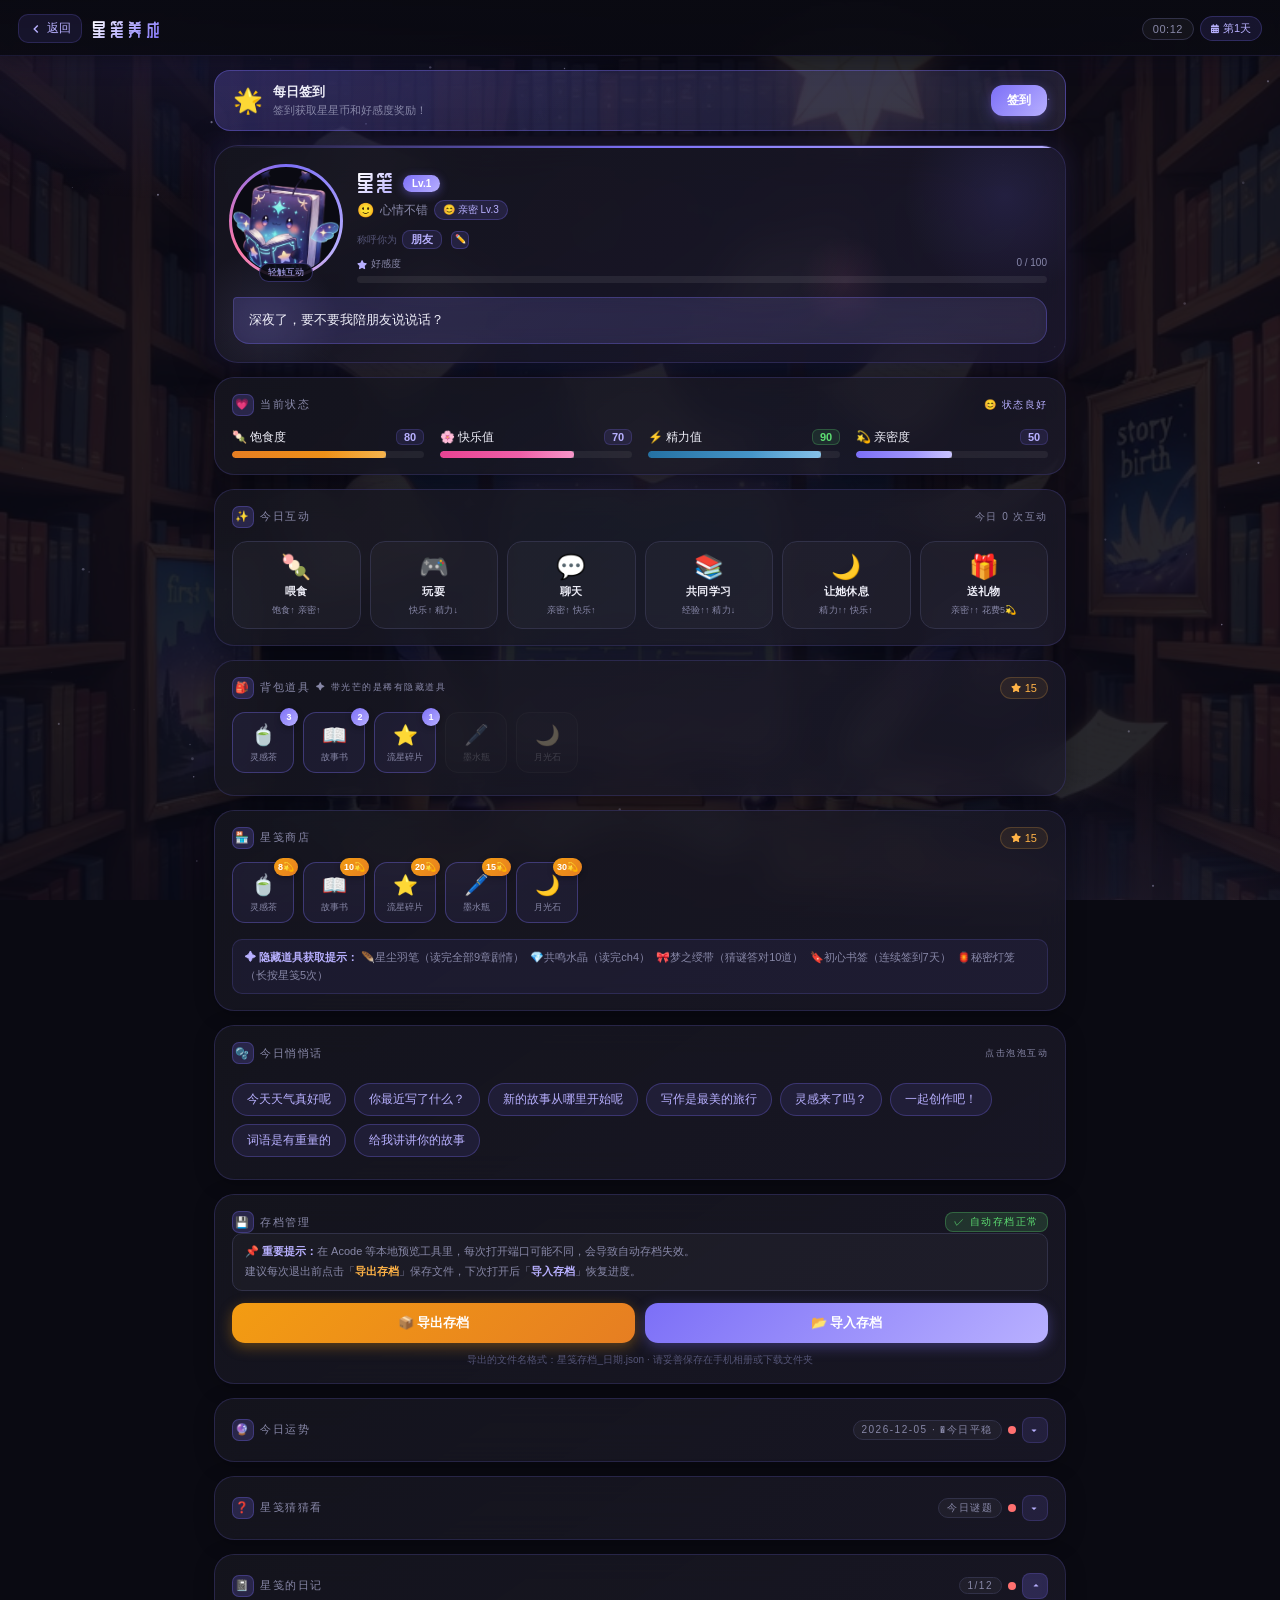
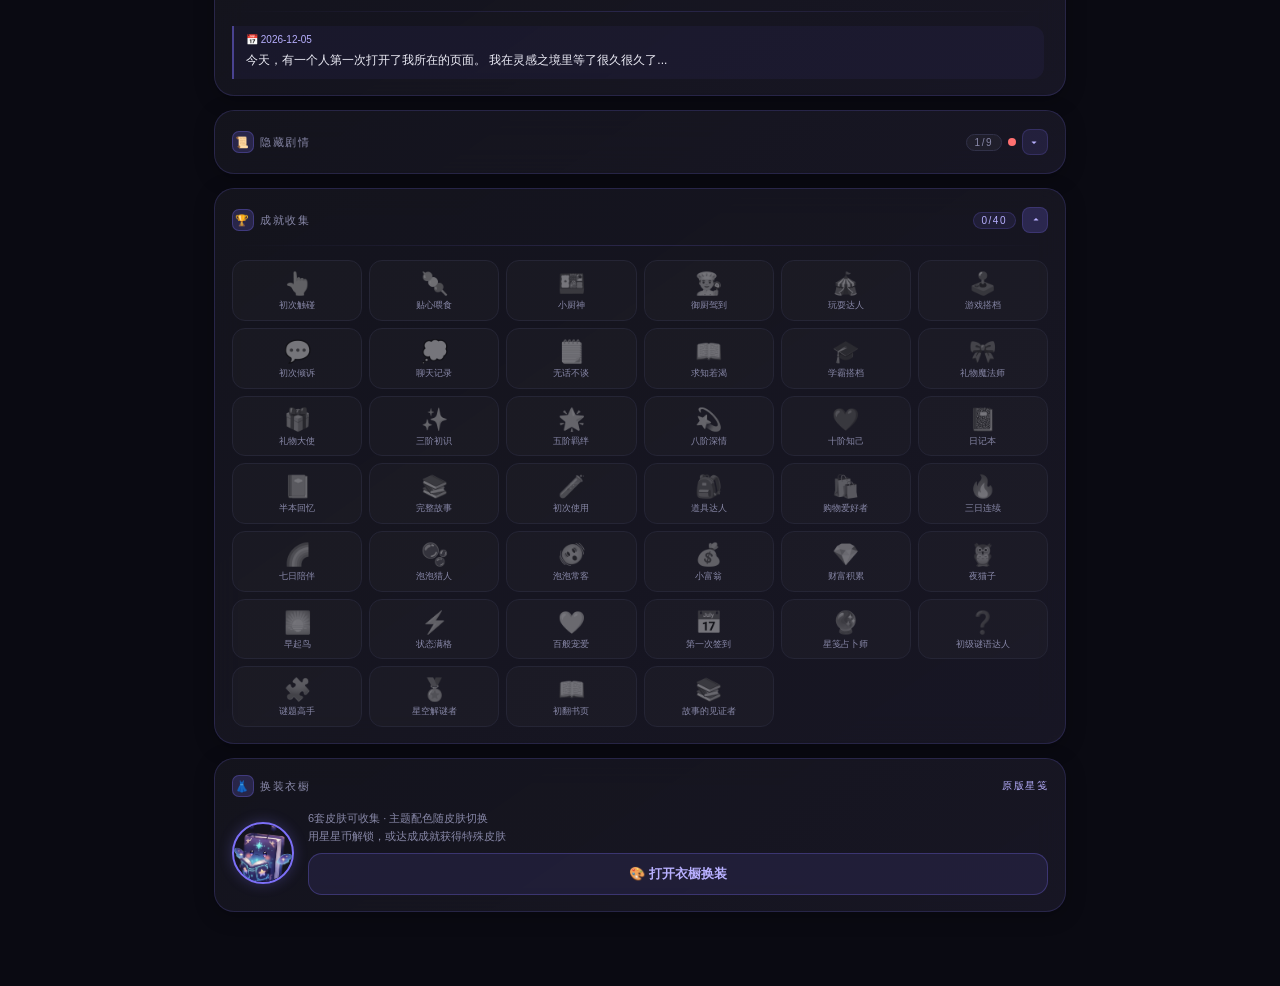
<file: html/xingj-pet.html>
<!DOCTYPE html>
<html lang="zh-CN">
<head>
<meta charset="UTF-8">
<meta name="viewport" content="width=device-width, initial-scale=1.0, viewport-fit=cover">
<title>星笺养成</title>
<link rel="stylesheet" href="https://cdnjs.cloudflare.com/ajax/libs/font-awesome/6.5.1/css/all.min.css">
<link href="https://fonts.googleapis.com/css2?family=ZCOOL+QingKe+HuangYou&display=swap" rel="stylesheet">
<style>
*{margin:0;padding:0;box-sizing:border-box;-webkit-tap-highlight-color:transparent}
:root{
  --bg:#0a0a12;--card:#16161f;--card2:#1e1e2a;
  --accent:#7c6ff7;--accent2:#b8b0ff;--accent3:#e0dcff;
  --text:#eeeef8;--text2:#8888a8;--text3:#555577;
  --danger:#ff7070;--success:#5ddd72;--warn:#ffb347;
  --border:#252535;--border2:#313148;
  --shadow:0 8px 32px rgba(0,0,0,.5);
  --glow:0 0 30px rgba(124,111,247,.18);
}
body{
  font-family:-apple-system,BlinkMacSystemFont,"Segoe UI",Roboto,sans-serif;
  background:var(--bg);color:var(--text);
  min-height:100vh;overflow-x:hidden;
  -webkit-font-smoothing:antialiased;
  padding-bottom:calc(env(safe-area-inset-bottom,0px) + 20px);
}

/* ===== 星空背景 ===== */
.page-bg{
  position:fixed;inset:0;z-index:0;
  background-image:url(../photos/image-4.jpg);
  background-size:cover;background-position:center;
  opacity:.12;pointer-events:none;
}
.stars-canvas{position:fixed;inset:0;z-index:0;pointer-events:none;}
.page-bg-overlay{
  position:fixed;inset:0;z-index:0;
  background:
    radial-gradient(ellipse 70% 50% at 15% -5%,rgba(124,111,247,.14),transparent 55%),
    radial-gradient(ellipse 50% 40% at 85% 105%,rgba(184,176,255,.09),transparent 50%),
    radial-gradient(ellipse 40% 30% at 50% 50%,rgba(124,111,247,.04),transparent 70%);
  pointer-events:none;
}

/* ===== 布局 ===== */
.container{
  position:relative;z-index:1;
  max-width:480px;margin:0 auto;
  padding:0 0 40px;
}

/* ===== 顶部栏 ===== */
.top-bar{
  position:sticky;top:0;z-index:100;
  background:linear-gradient(180deg,rgba(10,10,18,.98) 0%,rgba(10,10,18,.92) 100%);
  backdrop-filter:blur(24px);-webkit-backdrop-filter:blur(24px);
  border-bottom:1px solid rgba(124,111,247,.15);
  padding:14px 18px 12px;
  display:flex;align-items:center;justify-content:space-between;
  box-shadow:0 2px 20px rgba(0,0,0,.4),0 0 40px rgba(124,111,247,.06);
}
.top-bar-left{display:flex;align-items:center;gap:10px;}
.back-btn{
  background:rgba(124,111,247,.1);border:1px solid rgba(124,111,247,.2);
  color:var(--accent2);cursor:pointer;
  display:flex;align-items:center;gap:4px;font-size:12px;
  padding:5px 10px;border-radius:10px;transition:all .2s;
}
.back-btn:active{background:rgba(124,111,247,.2);transform:scale(.94);}
.back-btn svg{width:14px;height:14px;}
.top-title{
  font-family:'ZCOOL QingKe HuangYou','PingFang SC',sans-serif;
  font-size:18px;font-weight:400;letter-spacing:4px;
  background:linear-gradient(135deg,#fff 0%,var(--accent2) 50%,var(--accent) 100%);
  -webkit-background-clip:text;-webkit-text-fill-color:transparent;background-clip:text;
}
.top-bar-right{display:flex;align-items:center;gap:6px;}
.time-display{
  font-size:11px;color:var(--text2);font-variant-numeric:tabular-nums;
  background:rgba(255,255,255,.04);border:1px solid var(--border2);
  padding:4px 10px;border-radius:20px;letter-spacing:.5px;
}
.day-counter{
  font-size:11px;color:var(--accent2);
  background:rgba(124,111,247,.12);border:1px solid rgba(124,111,247,.25);
  padding:4px 10px;border-radius:20px;
  display:flex;align-items:center;gap:4px;
}

/* ===== 签到横幅 ===== */
.checkin-banner{
  margin:14px 18px 0;
  background:linear-gradient(135deg,rgba(124,111,247,.25),rgba(184,176,255,.12));
  border:1px solid rgba(124,111,247,.4);
  border-radius:16px;padding:12px 18px;
  display:flex;align-items:center;justify-content:space-between;
  animation:bannerPulse 3s ease-in-out infinite;
  cursor:pointer;transition:all .2s;
}
.checkin-banner:active{transform:scale(.97);}
.checkin-banner.done{
  background:rgba(255,255,255,.03);border-color:var(--border2);
  animation:none;opacity:.6;pointer-events:none;
}
@keyframes bannerPulse{0%,100%{box-shadow:0 0 0 rgba(124,111,247,0);}50%{box-shadow:0 0 16px rgba(124,111,247,.25);}}
.checkin-left{display:flex;align-items:center;gap:10px;}
.checkin-icon{font-size:24px;animation:iconBounce 2s ease-in-out infinite;}
@keyframes iconBounce{0%,100%{transform:translateY(0);}50%{transform:translateY(-4px);}}
.checkin-title{font-size:13px;font-weight:600;color:var(--text);margin-bottom:2px;}
.checkin-sub{font-size:11px;color:var(--text2);}
.checkin-btn{
  padding:7px 16px;border-radius:12px;border:none;
  background:linear-gradient(135deg,var(--accent),var(--accent2));
  color:#fff;font-size:12px;font-weight:700;cursor:pointer;
  box-shadow:0 3px 12px rgba(124,111,247,.4);
  transition:all .2s;white-space:nowrap;
}
.checkin-btn:active{transform:scale(.93);}

/* ===== 角色展示区 ===== */
.char-stage{
  margin:14px 18px 0;
  background:linear-gradient(145deg,rgba(22,22,31,.85),rgba(30,26,50,.7));
  backdrop-filter:blur(20px);-webkit-backdrop-filter:blur(20px);
  border:1px solid rgba(124,111,247,.22);
  border-radius:24px;padding:22px 18px 18px;
  position:relative;overflow:hidden;
  box-shadow:0 8px 40px rgba(0,0,0,.4),var(--glow);
}
.char-stage-topline{
  position:absolute;top:0;left:0;right:0;height:2px;
  background:linear-gradient(90deg,transparent,var(--accent),var(--accent2),var(--accent),transparent);
  background-size:200% 100%;animation:gradientSlide 3s linear infinite;
}
@keyframes gradientSlide{0%{background-position:0%}100%{background-position:200%}}
.char-bg-deco{position:absolute;inset:0;pointer-events:none;overflow:hidden;}
.char-bg-circle{
  position:absolute;border-radius:50%;pointer-events:none;
  animation:driftCircle 8s ease-in-out infinite;
}
.char-bg-circle:nth-child(1){
  width:220px;height:220px;top:-60px;right:-50px;
  background:radial-gradient(circle,rgba(124,111,247,.12),transparent 65%);
}
.char-bg-circle:nth-child(2){
  width:160px;height:160px;bottom:-40px;left:-30px;
  background:radial-gradient(circle,rgba(184,176,255,.1),transparent 65%);
  animation-delay:3s;
}
.char-bg-circle:nth-child(3){
  width:100px;height:100px;top:40%;right:20%;
  background:radial-gradient(circle,rgba(253,121,168,.08),transparent 65%);
  animation-delay:5s;
}
@keyframes driftCircle{0%,100%{transform:translate(0,0) scale(1);}50%{transform:translate(8px,-12px) scale(1.05);}}

.char-main{display:flex;align-items:flex-start;gap:18px;}
.char-avatar-wrap{
  position:relative;flex-shrink:0;cursor:pointer;
  transition:transform .2s;
}
.char-avatar-wrap:active{transform:scale(.92);}
.char-avatar-ring{
  position:absolute;inset:-4px;border-radius:50%;
  background:conic-gradient(var(--accent),var(--accent2),#fd79a8,var(--accent));
  animation:ringRotate 4s linear infinite;
  padding:3px;
}
@keyframes ringRotate{0%{transform:rotate(0deg)}100%{transform:rotate(360deg)}}
.char-avatar-ring-inner{
  width:100%;height:100%;border-radius:50%;
  background:var(--bg);
}
.char-avatar-glow{
  position:absolute;inset:-14px;border-radius:50%;
  background:radial-gradient(circle,rgba(124,111,247,.3),transparent 60%);
  animation:avatarGlow 3s ease-in-out infinite;
  pointer-events:none;
}
@keyframes avatarGlow{0%,100%{opacity:.5;transform:scale(1);}50%{opacity:1;transform:scale(1.1);}}
.char-avatar{
  width:106px;height:106px;border-radius:50%;
  object-fit:cover;position:relative;z-index:1;
  display:block;
  animation:charFloat 4.5s ease-in-out infinite;
}
@keyframes charFloat{0%,100%{transform:translateY(0);}50%{transform:translateY(-7px);}}
.click-hint{
  position:absolute;bottom:-8px;left:50%;transform:translateX(-50%);
  font-size:9px;color:var(--accent2);white-space:nowrap;
  background:rgba(10,10,18,.9);border:1px solid rgba(124,111,247,.35);
  padding:2px 8px;border-radius:10px;z-index:2;
}
/* ===== 睡眠状态 ===== */
.sleep-sign{
  width:106px;height:106px;border-radius:50%;
  position:relative;z-index:1;
  display:none;
  background:linear-gradient(145deg,rgba(22,22,31,.95),rgba(35,30,52,.9));
  border:2px dashed rgba(124,111,247,.4);
  flex-direction:column;align-items:center;justify-content:center;
  gap:4px;text-align:center;padding:8px;
  animation:sleepFloat 4.5s ease-in-out infinite;
}
@keyframes sleepFloat{0%,100%{transform:translateY(0);}50%{transform:translateY(-7px);}}
.sleep-sign-emoji{font-size:26px;animation:sleepBob 2s ease-in-out infinite;}
@keyframes sleepBob{0%,100%{transform:rotate(-5deg);}50%{transform:rotate(5deg);}}
.sleep-sign-text{font-size:9px;color:var(--accent2);line-height:1.5;letter-spacing:.3px;}
.sleep-sign-zz{
  position:absolute;top:-4px;right:-4px;
  font-size:13px;animation:zzFloat 1.8s ease-in-out infinite;
  filter:drop-shadow(0 0 6px rgba(184,176,255,.8));
}
@keyframes zzFloat{0%{opacity:.3;transform:translate(0,0) scale(.7);}100%{opacity:1;transform:translate(6px,-10px) scale(1.1);}}
.sleep-timer-badge{
  position:absolute;bottom:-10px;left:50%;transform:translateX(-50%);
  font-size:9px;color:var(--accent2);white-space:nowrap;
  background:rgba(10,10,18,.95);border:1px solid rgba(124,111,247,.5);
  padding:2px 8px;border-radius:10px;z-index:2;
  font-variant-numeric:tabular-nums;
}
.action-btn.sleeping{
  opacity:.25;filter:grayscale(.8) blur(.5px);pointer-events:none;
  position:relative;
}
.action-btn.sleeping::after{
  content:'😴';position:absolute;top:50%;left:50%;
  transform:translate(-50%,-50%);font-size:22px;
  filter:none;opacity:.7;
}
.sleep-banner{
  margin:10px 18px 0;
  background:linear-gradient(135deg,rgba(35,30,52,.9),rgba(22,22,31,.85));
  border:1px solid rgba(124,111,247,.35);
  border-radius:16px;padding:11px 16px;
  display:none;align-items:center;gap:12px;
}
.sleep-banner.show{display:flex;}
.sleep-banner-icon{font-size:26px;animation:sleepBob 2s ease-in-out infinite;}
.sleep-banner-info{flex:1;}
.sleep-banner-title{font-size:13px;font-weight:600;color:var(--accent2);margin-bottom:3px;}
.sleep-banner-sub{font-size:11px;color:var(--text2);}
.sleep-banner-timer{
  font-size:13px;font-weight:700;color:var(--accent2);
  font-variant-numeric:tabular-nums;
  background:rgba(124,111,247,.12);border:1px solid rgba(124,111,247,.25);
  padding:5px 10px;border-radius:10px;white-space:nowrap;
}
.char-info{flex:1;padding-top:4px;}
.char-name-row{display:flex;align-items:center;gap:8px;margin-bottom:6px;flex-wrap:wrap;}
.char-name{
  font-family:'ZCOOL QingKe HuangYou','PingFang SC',sans-serif;
  font-size:22px;font-weight:400;letter-spacing:2px;
  background:linear-gradient(135deg,#fff,var(--accent2));
  -webkit-background-clip:text;-webkit-text-fill-color:transparent;background-clip:text;
}
.level-badge{
  background:linear-gradient(135deg,var(--accent),var(--accent2));
  color:#fff;font-size:10px;font-weight:700;
  padding:3px 9px;border-radius:10px;
  box-shadow:0 2px 10px rgba(124,111,247,.45);
  white-space:nowrap;
}
.char-mood{
  font-size:12px;color:var(--text2);margin-bottom:10px;
  min-height:20px;display:flex;align-items:center;gap:6px;
}
.mood-emoji{font-size:14px;}
.mood-tag{
  display:inline-block;
  background:rgba(124,111,247,.15);border:1px solid rgba(124,111,247,.3);
  color:var(--accent2);font-size:10px;padding:2px 8px;border-radius:10px;
}

/* 经验条 */
.exp-bar-wrap{margin-bottom:0;}
.exp-label{display:flex;justify-content:space-between;font-size:10px;color:var(--text2);margin-bottom:5px;}
.exp-label-left{display:flex;align-items:center;gap:4px;}
.exp-bar{height:7px;background:rgba(255,255,255,.07);border-radius:4px;overflow:hidden;position:relative;}
.exp-bar-fill{
  height:100%;border-radius:4px;
  background:linear-gradient(90deg,var(--accent),var(--accent2),#fd79a8);
  background-size:200% 100%;
  transition:width .8s cubic-bezier(.4,0,.2,1);
  animation:expAnimate 2s linear infinite;
  position:relative;
}
@keyframes expAnimate{0%{background-position:0%}100%{background-position:200%}}

/* ===== 台词气泡 ===== */
.speech-bubble{
  position:relative;margin-top:14px;
  background:linear-gradient(135deg,rgba(124,111,247,.2),rgba(184,176,255,.1));
  border:1px solid rgba(124,111,247,.3);
  border-radius:4px 16px 16px 16px;
  padding:11px 15px;font-size:13px;line-height:1.75;color:var(--text);
  backdrop-filter:blur(8px);-webkit-backdrop-filter:blur(8px);
  animation:bubbleIn .4s cubic-bezier(.4,0,.2,1);
  min-height:44px;word-break:break-word;overflow-wrap:break-word;
}
@keyframes bubbleIn{from{opacity:0;transform:translateY(6px) scale(.97)}to{opacity:1;transform:none}}
.speech-cursor{
  display:inline-block;width:2px;height:13px;
  background:var(--accent2);margin-left:2px;vertical-align:middle;
  animation:blink .7s step-end infinite;
}
@keyframes blink{0%,100%{opacity:1}50%{opacity:0}}

/* ===== 卡片通用 ===== */
.pet-card{
  margin:10px 18px 0;
  background:linear-gradient(145deg,rgba(22,22,31,.85),rgba(30,28,44,.7));
  backdrop-filter:blur(15px);-webkit-backdrop-filter:blur(15px);
  border:1px solid rgba(124,111,247,.18);
  border-radius:20px;padding:16px 17px;
  box-shadow:0 4px 20px rgba(0,0,0,.25);
  transition:border-color .3s;
}
.pet-card:hover{border-color:rgba(124,111,247,.3);}

/* ===== 状态栏 ===== */
.status-grid{display:grid;grid-template-columns:1fr 1fr;gap:12px;}
.stat-item{}
.stat-row{display:flex;justify-content:space-between;align-items:center;margin-bottom:5px;}
.stat-name{font-size:12px;color:var(--text);display:flex;align-items:center;gap:5px;}
.stat-val{
  font-size:11px;color:var(--accent2);font-weight:700;
  font-variant-numeric:tabular-nums;
  background:rgba(124,111,247,.12);border:1px solid rgba(124,111,247,.2);
  padding:1px 6px;border-radius:6px;min-width:28px;text-align:center;
}
.stat-val.low{color:var(--danger);background:rgba(255,112,112,.1);border-color:rgba(255,112,112,.25);}
.stat-val.high{color:var(--success);background:rgba(93,221,114,.1);border-color:rgba(93,221,114,.25);}
.stat-bar{height:7px;background:rgba(255,255,255,.06);border-radius:4px;overflow:hidden;}
.stat-fill{height:100%;border-radius:4px;transition:width .7s cubic-bezier(.4,0,.2,1);position:relative;}
.stat-fill::after{
  content:'';position:absolute;inset:0;
  background:linear-gradient(90deg,transparent 60%,rgba(255,255,255,.25));
  animation:shineSlide 2.5s ease infinite;
}
@keyframes shineSlide{0%{opacity:0;transform:translateX(-100%)}50%{opacity:1}100%{opacity:0;transform:translateX(100%)}}
.stat-fill.hunger{background:linear-gradient(90deg,#e67e22,#f39c12);}
.stat-fill.happy{background:linear-gradient(90deg,#e84393,#f472b6);}
.stat-fill.energy{background:linear-gradient(90deg,#2471a3,#5dade2);}
.stat-fill.affection{background:linear-gradient(90deg,var(--accent),var(--accent2));}

/* ===== 操作按钮 ===== */
.actions-grid{display:grid;grid-template-columns:repeat(3,1fr);gap:9px;}
.action-btn{
  display:flex;flex-direction:column;align-items:center;gap:5px;
  padding:13px 6px 11px;border-radius:15px;
  border:1px solid var(--border2);
  background:rgba(255,255,255,.03);cursor:pointer;
  transition:all .22s cubic-bezier(.4,0,.2,1);
  position:relative;overflow:hidden;user-select:none;
}
.action-btn::before{
  content:'';position:absolute;inset:0;border-radius:14px;
  background:linear-gradient(135deg,rgba(124,111,247,.18),rgba(184,176,255,.08));
  opacity:0;transition:opacity .22s;
}
.action-btn:not(.disabled):hover::before{opacity:1;}
.action-btn:not(.disabled):active{transform:scale(.91);}
.action-btn:not(.disabled):active::before{opacity:1;}
.action-btn.disabled{opacity:.3;filter:grayscale(.6);pointer-events:none;}
.action-btn.highlight{
  border-color:rgba(124,111,247,.45);
  background:rgba(124,111,247,.1);
  box-shadow:0 0 14px rgba(124,111,247,.2);
}
.ab-icon{font-size:24px;line-height:1;transition:transform .2s;}
.action-btn:not(.disabled):active .ab-icon{transform:scale(1.25) rotate(-5deg);}
.ab-label{font-size:11px;color:var(--text);font-weight:600;letter-spacing:.3px;}
.ab-cost{font-size:9px;color:var(--text2);letter-spacing:.2px;}
.ab-cd{
  position:absolute;top:5px;right:7px;
  font-size:9px;color:var(--warn);font-weight:700;
  font-variant-numeric:tabular-nums;
}
.ab-badge{
  position:absolute;top:-1px;left:-1px;right:-1px;bottom:-1px;
  border-radius:15px;border:1px solid var(--accent);
  pointer-events:none;animation:badgePulse 1.5s ease-in-out infinite;
}
@keyframes badgePulse{0%,100%{opacity:.6}50%{opacity:1}}

/* ===== 背包道具 ===== */
.items-header{display:flex;align-items:center;justify-content:space-between;margin-bottom:12px;}
.coins-display{
  font-size:11px;color:var(--warn);
  background:rgba(255,179,71,.08);border:1px solid rgba(255,179,71,.2);
  padding:4px 10px;border-radius:20px;
  display:flex;align-items:center;gap:4px;
}
.items-row{display:flex;gap:9px;overflow-x:auto;padding-bottom:6px;-webkit-overflow-scrolling:touch;}
.items-row::-webkit-scrollbar{height:3px;}
.items-row::-webkit-scrollbar-track{background:transparent;}
.items-row::-webkit-scrollbar-thumb{background:var(--border2);border-radius:2px;}
.item-chip{
  display:flex;flex-direction:column;align-items:center;gap:4px;
  padding:10px 12px 8px;border-radius:13px;border:1px solid var(--border2);
  background:rgba(255,255,255,.03);cursor:pointer;flex-shrink:0;
  transition:all .2s;min-width:62px;position:relative;
}
.item-chip:not(.empty):active{transform:scale(.9);border-color:var(--accent);}
.item-chip.owned{
  border-color:rgba(124,111,247,.35);
  background:rgba(124,111,247,.08);
}
.item-chip.empty{opacity:.35;filter:grayscale(.7);pointer-events:none;}
.item-icon{font-size:20px;}
.item-name{font-size:9px;color:var(--text2);white-space:nowrap;}
.item-count{
  position:absolute;top:-5px;right:-5px;
  min-width:18px;height:18px;border-radius:9px;
  background:linear-gradient(135deg,var(--accent),var(--accent2));
  color:#fff;font-size:9px;font-weight:700;
  display:flex;align-items:center;justify-content:center;
  padding:0 4px;box-shadow:0 2px 6px rgba(0,0,0,.3);
}

/* ===== 悄悄话泡泡 ===== */
.bubble-game{
  display:flex;flex-wrap:wrap;gap:8px;
  padding:6px 0;min-height:72px;
  align-content:flex-start;
}
.word-bubble{
  padding:7px 14px;border-radius:20px;
  border:1px solid rgba(124,111,247,.3);
  background:rgba(124,111,247,.1);
  font-size:12px;color:var(--accent2);
  cursor:pointer;transition:all .18s;user-select:none;
  animation:bubbleFloat 3s ease-in-out infinite;
  position:relative;overflow:hidden;
}
.word-bubble::before{
  content:'';position:absolute;inset:0;
  background:linear-gradient(135deg,rgba(124,111,247,.2),rgba(184,176,255,.1));
  opacity:0;transition:opacity .18s;
}
.word-bubble:nth-child(2n){animation-delay:.8s;}
.word-bubble:nth-child(3n){animation-delay:1.6s;}
.word-bubble:nth-child(4n){animation-delay:2.2s;}
@keyframes bubbleFloat{0%,100%{transform:translateY(0);}50%{transform:translateY(-4px);}}
.word-bubble:hover::before{opacity:1;}
.word-bubble:active{transform:scale(.86);}
.word-bubble.popped{
  animation:bubblePop .45s cubic-bezier(.4,0,.2,1) forwards;pointer-events:none;
}
@keyframes bubblePop{
  0%{transform:scale(1);opacity:1;}
  40%{transform:scale(1.35);opacity:.7;}
  100%{transform:scale(0);opacity:0;}
}

/* ===== 日记 ===== */
.diary-empty{
  font-size:12px;color:var(--text2);text-align:center;
  padding:20px 0;
  display:flex;flex-direction:column;align-items:center;gap:6px;
}
.diary-empty-icon{font-size:28px;opacity:.4;}
.diary-entry{
  border-left:2px solid rgba(124,111,247,.5);
  padding:8px 12px;margin-bottom:8px;
  background:rgba(124,111,247,.06);border-radius:0 12px 12px 0;
}
.diary-entry.new-entry{
  animation:entryIn .4s ease;
}
.diary-entry:last-child{margin-bottom:0;}
.diary-scroll-area{
  max-height:260px;overflow-y:auto;-webkit-overflow-scrolling:touch;
  padding-right:4px;
}
.diary-scroll-area::-webkit-scrollbar{width:3px;}
.diary-scroll-area::-webkit-scrollbar-track{background:transparent;}
.diary-scroll-area::-webkit-scrollbar-thumb{background:var(--border2);border-radius:2px;}
@keyframes entryIn{from{opacity:0;transform:translateX(-10px)}to{opacity:1;transform:none}}
.diary-entry-time{font-size:10px;color:var(--accent2);margin-bottom:5px;display:flex;align-items:center;gap:4px;}
.diary-entry-text{font-size:12px;color:var(--text);line-height:1.8;}

/* ===== 成就 ===== */
.achieve-grid{display:grid;grid-template-columns:repeat(4,1fr);gap:7px;}
.achieve-item{
  display:flex;flex-direction:column;align-items:center;gap:3px;
  padding:10px 4px 8px;border-radius:13px;border:1px solid var(--border);
  background:rgba(255,255,255,.02);text-align:center;
  transition:all .2s;cursor:pointer;position:relative;
}
.achieve-item.unlocked{
  border-color:rgba(124,111,247,.4);
  background:rgba(124,111,247,.1);
  box-shadow:0 0 12px rgba(124,111,247,.12);
}
.achieve-item.unlocked::after{
  content:'';position:absolute;inset:0;border-radius:12px;
  background:linear-gradient(135deg,rgba(184,176,255,.08),transparent);
  pointer-events:none;
}
.achieve-icon{font-size:22px;filter:grayscale(1) opacity(.4);transition:filter .3s;}
.achieve-item.unlocked .achieve-icon{filter:none;}
.achieve-label{font-size:9px;color:var(--text2);line-height:1.3;}
.achieve-item.unlocked .achieve-label{color:var(--accent2);}
.achieve-new{
  position:absolute;top:-4px;right:-4px;
  background:var(--danger);color:#fff;font-size:8px;font-weight:700;
  padding:1px 4px;border-radius:4px;
}

/* ===== Toast ===== */
.pet-toast{
  position:fixed;top:76px;left:50%;transform:translateX(-50%) translateY(-16px);
  background:linear-gradient(135deg,rgba(22,22,31,.98),rgba(35,30,52,.97));
  border:1px solid rgba(124,111,247,.4);
  border-radius:22px;padding:10px 20px;
  font-size:13px;color:var(--text);
  box-shadow:0 12px 40px rgba(0,0,0,.5),0 0 24px rgba(124,111,247,.15);
  z-index:9999;pointer-events:none;
  opacity:0;transition:all .38s cubic-bezier(.4,0,.2,1);
  white-space:nowrap;max-width:88vw;text-overflow:ellipsis;overflow:hidden;
}
.pet-toast.show{opacity:1;transform:translateX(-50%) translateY(0);}

/* ===== 点击特效 ===== */
.click-fx{
  position:fixed;pointer-events:none;z-index:9998;
  font-size:20px;line-height:1;
  animation:clickFly .9s cubic-bezier(.4,0,.2,1) forwards;
}
@keyframes clickFly{
  0%{opacity:1;transform:translateY(0) scale(1);}
  100%{opacity:0;transform:translateY(-70px) scale(1.5);}
}

/* ===== 升级弹窗 ===== */
.level-up-overlay{
  position:fixed;inset:0;z-index:9990;
  background:rgba(0,0,0,.75);backdrop-filter:blur(10px);-webkit-backdrop-filter:blur(10px);
  display:none;align-items:center;justify-content:center;
}
.level-up-overlay.show{display:flex;}
.level-up-card{
  background:linear-gradient(145deg,rgba(22,22,31,.99),rgba(35,30,52,.97));
  border:1px solid rgba(124,111,247,.5);
  border-radius:26px;padding:40px 30px;text-align:center;
  box-shadow:0 24px 64px rgba(0,0,0,.6),0 0 80px rgba(124,111,247,.2);
  animation:lvUpIn .5s cubic-bezier(.34,1.56,.64,1);
  max-width:300px;width:88%;position:relative;overflow:hidden;
}
.level-up-card::before{
  content:'';position:absolute;top:0;left:0;right:0;height:2px;
  background:linear-gradient(90deg,transparent,var(--accent),var(--accent2),var(--accent),transparent);
}
@keyframes lvUpIn{from{opacity:0;transform:scale(.6) translateY(30px)}to{opacity:1;transform:none}}
.lv-up-stars{font-size:34px;letter-spacing:5px;margin-bottom:16px;display:block;}
.lv-up-anim{animation:starSpin 1.2s ease infinite alternate;}
@keyframes starSpin{from{transform:rotate(-8deg) scale(.92)}to{transform:rotate(8deg) scale(1.08)}}
.lv-up-title{
  font-family:'ZCOOL QingKe HuangYou','PingFang SC',sans-serif;
  font-size:24px;letter-spacing:2px;
  background:linear-gradient(135deg,#fff,var(--accent2),var(--accent));
  -webkit-background-clip:text;-webkit-text-fill-color:transparent;background-clip:text;
  margin-bottom:8px;line-height:1.4;
}
.lv-up-sub{font-size:13px;color:var(--text2);margin-bottom:22px;line-height:1.75;}
.lv-up-btn{
  padding:12px 36px;border-radius:14px;border:none;
  background:linear-gradient(135deg,var(--accent),var(--accent2));
  color:#fff;font-size:14px;font-weight:700;cursor:pointer;
  box-shadow:0 4px 20px rgba(124,111,247,.45);
  transition:all .2s;
}
.lv-up-btn:active{transform:scale(.93);}
/* ===== 状态预警 ===== */
.warn-dot{
  position:absolute;top:-3px;right:-3px;
  width:9px;height:9px;border-radius:50%;
  background:var(--danger);border:1.5px solid var(--bg);
  animation:warnPulse 1.2s ease-in-out infinite;
  pointer-events:none;z-index:5;
}
@keyframes warnPulse{
  0%,100%{transform:scale(1);box-shadow:0 0 0 0 rgba(255,112,112,.6);}
  50%{transform:scale(1.2);box-shadow:0 0 0 5px rgba(255,112,112,0);}
}
.warn-dot.warn-energy{background:var(--warn);}
.warn-dot.warn-happy{background:#f472b6;}
.action-btn{position:relative;}
/* ===== 进场动画 ===== */
@keyframes cardFadeUp{
  from{opacity:0;transform:translateY(22px);}
  to{opacity:1;transform:translateY(0);}
}
.anim-card{
  opacity:0;
  animation:cardFadeUp .55s cubic-bezier(.4,0,.2,1) forwards;
}
.anim-card:nth-child(1){animation-delay:.08s;}
.anim-card:nth-child(2){animation-delay:.16s;}
.anim-card:nth-child(3){animation-delay:.24s;}
.anim-card:nth-child(4){animation-delay:.32s;}
.anim-card:nth-child(5){animation-delay:.40s;}
.anim-card:nth-child(6){animation-delay:.48s;}
.anim-card:nth-child(7){animation-delay:.56s;}
.anim-card:nth-child(8){animation-delay:.64s;}
.anim-card:nth-child(9){animation-delay:.72s;}
.anim-card:nth-child(10){animation-delay:.80s;}
@keyframes topBarDrop{
  from{opacity:0;transform:translateY(-18px);}
  to{opacity:1;transform:translateY(0);}
}
.top-bar{animation:topBarDrop .45s cubic-bezier(.4,0,.2,1) forwards;}
/* ===== 折叠卡片 ===== */
.collapsible-header{
  display:flex;align-items:center;justify-content:space-between;
  cursor:pointer;user-select:none;padding:2px 0;
  transition:opacity .2s;
}
.collapsible-header:active{opacity:.7;}
.collapse-notify-dot{
  width:8px;height:8px;border-radius:50%;
  background:var(--danger);
  flex-shrink:0;
  animation:warnPulse 1.2s ease-in-out infinite;
  display:none;
}
.collapse-notify-dot.show{display:block;}
.collapse-arrow{
  width:26px;height:26px;border-radius:8px;
  background:rgba(124,111,247,.12);border:1px solid rgba(124,111,247,.2);
  display:flex;align-items:center;justify-content:center;
  font-size:12px;color:var(--accent2);
  transition:transform .35s cubic-bezier(.4,0,.2,1), background .2s;
  flex-shrink:0;
}
.collapsible-header.open .collapse-arrow{
  transform:rotate(180deg);
  background:rgba(124,111,247,.22);
}
.collapsible-body{
  overflow:hidden;
  max-height:0;
  transition:max-height .4s cubic-bezier(.4,0,.2,1), opacity .35s ease;
  opacity:0;
}
.collapsible-body.open{
  max-height:3000px;
  opacity:1;
}
.collapse-divider{
  height:1px;
  background:linear-gradient(90deg,transparent,rgba(124,111,247,.2),transparent);
  margin:10px 0 14px;
  transition:opacity .3s;
}
.collapsible-body:not(.open) .collapse-divider{opacity:0;}

/* ===== 页面整体间距优化 ===== */
.section-gap{margin-top:10px;}
.pet-card{margin:10px 18px 0;}

/* ===== 卡片标题优化 ===== */
.card-title{
  font-size:11px;color:var(--text2);letter-spacing:1.5px;
  text-transform:uppercase;margin-bottom:0;
  display:flex;align-items:center;justify-content:space-between;
}
.card-title-left{display:flex;align-items:center;gap:6px;}
.card-title-icon{
  width:22px;height:22px;border-radius:7px;
  background:rgba(124,111,247,.2);border:1px solid rgba(124,111,247,.3);
  display:flex;align-items:center;justify-content:center;font-size:11px;
}
.card-meta{
  font-size:10px;color:var(--accent2);
  background:rgba(124,111,247,.1);border:1px solid rgba(124,111,247,.2);
  padding:2px 8px;border-radius:10px;
}
.card-meta.muted{color:var(--text2);background:rgba(255,255,255,.04);border-color:var(--border2);}
/* ===== 隐藏道具 ===== */
.item-chip.hidden-item{
  border-color:rgba(184,176,255,.5);
  background:linear-gradient(145deg,rgba(124,111,247,.18),rgba(184,176,255,.08));
  box-shadow:0 0 12px rgba(124,111,247,.18);
  animation:hiddenItemGlow 3s ease-in-out infinite;
}
@keyframes hiddenItemGlow{
  0%,100%{box-shadow:0 0 8px rgba(124,111,247,.15);}
  50%{box-shadow:0 0 18px rgba(124,111,247,.38);}
}
.item-chip.hidden-item .item-name{color:var(--accent2);}
.hidden-item-label{
  position:absolute;top:-6px;left:50%;transform:translateX(-50%);
  font-size:8px;color:#fff;font-weight:700;letter-spacing:.3px;white-space:nowrap;
  background:linear-gradient(135deg,var(--accent),#fd79a8);
  padding:1px 5px;border-radius:5px;pointer-events:none;
}
/* 隐藏道具使用特效遮罩 */
.hidden-fx-overlay{
  position:fixed;inset:0;z-index:9997;pointer-events:none;
  animation:hiddenFxFlash .6s cubic-bezier(.4,0,.2,1) forwards;
}
@keyframes hiddenFxFlash{
  0%{opacity:0;}20%{opacity:.18;}100%{opacity:0;}
}
.particle-container{position:fixed;inset:0;pointer-events:none;z-index:9995;}
.particle{
  position:absolute;border-radius:50%;opacity:0;
  animation:particleFall var(--dur,1.4s) ease forwards;
}
@keyframes particleFall{
  0%{opacity:1;transform:translate(0,0) rotate(0deg) scale(1);}
  100%{opacity:0;transform:translate(var(--tx,0px),var(--ty,-100px)) rotate(360deg) scale(0);}
}

/* ===== 星星Canvas背景 ===== */
.pet-card .status-grid,
.pet-card .actions-grid,
.pet-card .items-row,
.pet-card .bubble-game{
  margin-top:13px;
}
.items-header{
  margin-bottom:0;
}
/* ===== 桌面端适配（768px+） ===== */
@media(min-width:768px){
  .container{
    max-width:900px !important;
    margin:0 auto;
    padding:0 24px 40px;
    display:block; /* 不用 grid，保持原始单列流式布局，让卡片自然铺满 */
  }
  /* 顶部栏不再 sticky，改为 fixed 以免被容器 max-width 截断 */
  .top-bar{
    position:fixed;
    top:0;left:0;right:0;
    z-index:200;
    border-radius:0;
    margin:0;
  }
  /* 因为 top-bar 变 fixed，给容器加顶部 padding 防止内容被遮住 */
  .container{
    padding-top:70px;
  }
  /* 角色区、背包、日记等卡片在桌面端内部改为横向双列 */
  .char-stage{
    margin:0 0 14px;
  }
  .checkin-banner,
  .sleep-banner{
    margin:0 0 14px;
  }
  .pet-card{
    margin:0 0 14px;
  }
  /* 状态栏四格改为四列 */
  .status-grid{
    grid-template-columns:repeat(4,1fr);
    gap:16px;
  }
  /* 操作按钮改为六列（全部一行显示） */
  .actions-grid{
    grid-template-columns:repeat(6,1fr);
  }
  /* 背包道具行允许显示更多 */
  .items-row{
    flex-wrap:wrap;
    overflow-x:visible;
  }
  /* 成就格改为6列 */
  .achieve-grid{
    grid-template-columns:repeat(6,1fr);
  }
  /* 日记滚动区增高 */
  .diary-scroll-area{max-height:380px;}
  /* 换装衣橱居中显示，不从底部弹出 */
  .wardrobe-overlay{align-items:center;}
  .wardrobe-panel{
    border-radius:24px;
    max-width:520px;
    max-height:80vh;
  }
  .skin-grid{grid-template-columns:repeat(3,1fr);}
  .pet-toast{max-width:380px;}
}
/* ===== 离线收益弹窗动画 ===== */
.offline-reward-chip{
  display:inline-flex;align-items:center;gap:4px;
  padding:3px 10px;border-radius:8px;margin:3px 4px 3px 0;
  background:rgba(124,111,247,.12);border:1px solid rgba(124,111,247,.25);
  font-size:11px;color:var(--accent2);font-weight:600;
}
.offline-reward-chip.bonus{
  background:rgba(255,179,71,.12);border-color:rgba(255,179,71,.3);color:var(--warn);
}
@media(prefers-reduced-motion:reduce){
  .char-avatar,.char-avatar-glow,.char-bg-circle,.word-bubble,
  .exp-bar-fill,.stat-fill::after,.checkin-banner{animation:none!important;}
}
/* ===== 昵称编辑弹窗 ===== */
.nickname-overlay{
  position:fixed;inset:0;z-index:9992;
  background:rgba(0,0,0,.72);backdrop-filter:blur(10px);-webkit-backdrop-filter:blur(10px);
  display:none;align-items:center;justify-content:center;padding:0 24px;
}
.nickname-overlay.show{display:flex;}
.nickname-card{
  background:linear-gradient(145deg,rgba(22,22,31,.99),rgba(35,30,52,.97));
  border:1px solid rgba(124,111,247,.5);border-radius:24px;
  padding:28px 24px 24px;width:100%;max-width:320px;
  box-shadow:0 24px 64px rgba(0,0,0,.6),0 0 60px rgba(124,111,247,.2);
  animation:lvUpIn .4s cubic-bezier(.34,1.56,.64,1);position:relative;overflow:hidden;
}
.nickname-card::before{
  content:'';position:absolute;top:0;left:0;right:0;height:2px;
  background:linear-gradient(90deg,transparent,var(--accent),var(--accent2),var(--accent),transparent);
}
.nickname-card-title{
  font-family:'ZCOOL QingKe HuangYou','PingFang SC',sans-serif;
  font-size:18px;letter-spacing:2px;text-align:center;
  background:linear-gradient(135deg,#fff,var(--accent2));
  -webkit-background-clip:text;-webkit-text-fill-color:transparent;background-clip:text;
  margin-bottom:6px;
}
.nickname-card-sub{font-size:12px;color:var(--text2);text-align:center;margin-bottom:18px;line-height:1.7;}
.nickname-input{
  width:100%;padding:12px 16px;border-radius:14px;
  background:rgba(124,111,247,.1);border:1px solid rgba(124,111,247,.35);
  color:var(--text);font-size:15px;letter-spacing:1px;
  outline:none;text-align:center;transition:border-color .2s;-webkit-appearance:none;
}
.nickname-input:focus{border-color:var(--accent2);}
.nickname-input::placeholder{color:var(--text3);}
.nickname-btns{display:flex;gap:10px;margin-top:16px;}
.nickname-btn-cancel{
  flex:1;padding:11px;border-radius:13px;border:1px solid var(--border2);
  background:rgba(255,255,255,.04);color:var(--text2);font-size:13px;cursor:pointer;transition:all .2s;
}
.nickname-btn-cancel:active{transform:scale(.95);}
.nickname-btn-confirm{
  flex:2;padding:11px;border-radius:13px;border:none;
  background:linear-gradient(135deg,var(--accent),var(--accent2));
  color:#fff;font-size:13px;font-weight:700;cursor:pointer;
  box-shadow:0 4px 16px rgba(124,111,247,.4);transition:all .2s;
}
.nickname-btn-confirm:active{transform:scale(.95);}
.nickname-edit-btn{
  display:inline-flex;align-items:center;justify-content:center;
  width:18px;height:18px;border-radius:6px;
  background:rgba(124,111,247,.15);border:1px solid rgba(124,111,247,.3);
  color:var(--accent2);font-size:9px;cursor:pointer;
  transition:all .2s;flex-shrink:0;margin-left:4px;line-height:1;
}
.nickname-edit-btn:active{transform:scale(.88);background:rgba(124,111,247,.3);}
/* ===== 满格保护徽章 ===== */
.ab-full{
  position:absolute;top:5px;left:6px;font-size:8px;font-weight:700;
  color:#f9c74f;background:rgba(249,199,79,.12);border:1px solid rgba(249,199,79,.38);
  border-radius:5px;padding:1px 5px;letter-spacing:.3px;white-space:nowrap;
  pointer-events:none;animation:fullPulse 2s ease-in-out infinite;
}
@keyframes fullPulse{0%,100%{opacity:.65;}50%{opacity:1;}}
/* ===== 换装衣橱 ===== */
.wardrobe-overlay{
  position:fixed;inset:0;z-index:9993;
  background:rgba(0,0,0,.8);backdrop-filter:blur(12px);-webkit-backdrop-filter:blur(12px);
  display:none;align-items:flex-end;justify-content:center;
}
.wardrobe-overlay.show{display:flex;}
.wardrobe-panel{
  background:linear-gradient(170deg,rgba(20,18,32,.99),rgba(14,12,22,.99));
  border:1px solid rgba(124,111,247,.35);border-radius:26px 26px 0 0;
  padding:22px 18px 40px;width:100%;max-width:480px;
  box-shadow:0 -12px 60px rgba(0,0,0,.6);
  animation:panelUp .38s cubic-bezier(.4,0,.2,1);
  max-height:86vh;overflow-y:auto;position:relative;
}
@keyframes panelUp{from{transform:translateY(100%)}to{transform:translateY(0)}}
.wardrobe-title{
  font-family:'ZCOOL QingKe HuangYou','PingFang SC',sans-serif;
  font-size:17px;letter-spacing:3px;text-align:center;
  background:linear-gradient(135deg,#fff,var(--accent2));
  -webkit-background-clip:text;-webkit-text-fill-color:transparent;background-clip:text;
  margin-bottom:4px;
}
.wardrobe-sub{font-size:11px;color:var(--text2);text-align:center;margin-bottom:18px;}
.wardrobe-close-btn{
  position:absolute;top:16px;right:16px;
  width:30px;height:30px;border-radius:50%;
  background:rgba(255,255,255,.06);border:1px solid rgba(255,255,255,.12);
  color:var(--text2);font-size:14px;cursor:pointer;
  display:flex;align-items:center;justify-content:center;transition:all .2s;
}
.wardrobe-close-btn:active{background:rgba(255,255,255,.14);transform:scale(.9);}
.skin-grid{display:grid;grid-template-columns:repeat(2,1fr);gap:12px;}
.skin-card{
  border-radius:18px;padding:16px 12px 12px;
  border:1.5px solid rgba(124,111,247,.2);
  background:rgba(255,255,255,.03);cursor:pointer;
  position:relative;overflow:hidden;
  transition:all .22s cubic-bezier(.4,0,.2,1);
  display:flex;flex-direction:column;align-items:center;gap:8px;
}
.skin-card:not(.skin-locked):active{transform:scale(.95);}
.skin-card.skin-equipped{
  border-color:var(--accent);background:rgba(124,111,247,.12);
  box-shadow:0 0 20px rgba(124,111,247,.25);
}
.skin-card.skin-locked{opacity:.55;cursor:default;}
.skin-preview{
  width:76px;height:76px;border-radius:50%;object-fit:cover;
  border:2px solid rgba(124,111,247,.3);background:rgba(255,255,255,.04);
  transition:border-color .2s;
}
.skin-card.skin-equipped .skin-preview{border-color:var(--accent);box-shadow:0 0 14px rgba(124,111,247,.45);}
.skin-name{font-size:12px;font-weight:700;color:var(--text);letter-spacing:.5px;text-align:center;}
.skin-badge{font-size:10px;padding:2px 9px;border-radius:10px;}
.skin-badge.badge-equipped{color:var(--accent2);background:rgba(124,111,247,.18);border:1px solid rgba(124,111,247,.35);}
.skin-badge.badge-owned{color:#5ddd72;background:rgba(93,221,114,.1);border:1px solid rgba(93,221,114,.3);}
.skin-badge.badge-price{color:var(--warn);background:rgba(255,179,71,.1);border:1px solid rgba(255,179,71,.25);}
.skin-badge.badge-achieve{color:#f472b6;background:rgba(244,114,182,.1);border:1px solid rgba(244,114,182,.28);}
.skin-badge.badge-free{color:#5ddd72;background:rgba(93,221,114,.08);border:1px solid rgba(93,221,114,.2);}
.wardrobe-entry-btn{
  width:100%;padding:11px;border-radius:14px;
  border:1px solid rgba(124,111,247,.3);background:rgba(124,111,247,.1);
  color:var(--accent2);font-size:13px;font-weight:600;
  cursor:pointer;transition:all .2s;
  display:flex;align-items:center;justify-content:center;gap:8px;
}
.wardrobe-entry-btn:active{background:rgba(124,111,247,.22);transform:scale(.98);}
/* ===== 隐藏皮肤·星境幻境 ===== */
.skin-card.skin-mystery{
  border-color:rgba(140,0,220,.4);
  background:linear-gradient(160deg,rgba(40,0,80,.35),rgba(20,0,40,.25));
  animation:secretMystic 4s ease-in-out infinite;
}
@keyframes secretMystic{
  0%,100%{box-shadow:0 0 14px rgba(120,0,200,.2),inset 0 0 20px rgba(80,0,160,.1);}
  50%{box-shadow:0 0 28px rgba(160,0,255,.38),inset 0 0 30px rgba(130,0,210,.18);}
}
.skin-preview.skin-silhouette{
  filter:brightness(0) opacity(.65) drop-shadow(0 0 10px rgba(130,0,200,.75));
  border-color:rgba(140,0,220,.5) !important;
}
.skin-badge.badge-mystery{
  color:#d4a8ff;
  background:rgba(120,0,200,.14);
  border:1px solid rgba(180,100,255,.3);
  animation:badgeMysticGlow 2.5s ease-in-out infinite;
}
@keyframes badgeMysticGlow{
  0%,100%{opacity:.65;text-shadow:none;}
  50%{opacity:1;text-shadow:0 0 8px rgba(210,160,255,.9);}
}
.secret-click-ring{
  position:fixed;pointer-events:none;z-index:9998;
  border-radius:50%;border:2px solid rgba(210,160,255,.85);
  transform:translate(-50%,-50%) scale(0);
  animation:secretRingBurst .7s cubic-bezier(.15,.8,.35,1) forwards;
}
.secret-click-ring.gold{border-color:rgba(255,215,80,.7);animation-duration:.55s;animation-delay:.1s;}
@keyframes secretRingBurst{
  0%{transform:translate(-50%,-50%) scale(0);opacity:1;}
  100%{transform:translate(-50%,-50%) scale(4);opacity:0;}
}

/* ===== 每日运势 ===== */
.fortune-overall{
  display:flex;align-items:center;gap:8px;margin-bottom:14px;
  padding:10px 14px;border-radius:14px;
  background:linear-gradient(135deg,rgba(124,111,247,.18),rgba(184,176,255,.09));
  border:1px solid rgba(124,111,247,.28);
}
.fortune-overall-stars{font-size:17px;letter-spacing:2px;color:#f9c74f;}
.fortune-overall-label{font-size:12px;color:var(--accent2);font-weight:600;}
.fortune-grid{display:grid;grid-template-columns:1fr 1fr;gap:8px;margin-bottom:12px;}
.fortune-item{
  padding:8px 10px;border-radius:12px;
  background:rgba(255,255,255,.03);border:1px solid var(--border2);
  display:flex;flex-direction:column;align-items:center;gap:4px;text-align:center;
}
.fortune-item-left{display:flex;align-items:center;gap:4px;font-size:11px;color:var(--text);justify-content:center;}
.fortune-item-stars{font-size:11px;letter-spacing:0px;}
.fortune-msg{
  margin-bottom:12px;padding:11px 14px;border-radius:13px;
  background:linear-gradient(135deg,rgba(124,111,247,.14),rgba(184,176,255,.06));
  border:1px solid rgba(124,111,247,.22);border-left:3px solid rgba(124,111,247,.6);
  font-size:12px;color:var(--text);line-height:1.85;
}
.fortune-msg-label{font-size:10px;color:var(--accent2);margin-bottom:5px;letter-spacing:1px;}
.fortune-lucky-row{display:grid;grid-template-columns:repeat(3,1fr);gap:6px;margin-bottom:12px;}
.fortune-lucky-chip{
  display:flex;flex-direction:column;align-items:center;gap:2px;
  padding:6px 4px;border-radius:10px;font-size:10px;
  background:rgba(255,255,255,.04);border:1px solid var(--border2);color:var(--text2);
  text-align:center;line-height:1.3;
}
.fortune-lucky-chip span{color:var(--accent2);font-weight:600;font-size:11px;}
.fortune-claim-btn{
  width:100%;padding:10px;border-radius:13px;border:none;
  background:linear-gradient(135deg,var(--accent),var(--accent2));
  color:#fff;font-size:13px;font-weight:700;cursor:pointer;
  box-shadow:0 4px 14px rgba(124,111,247,.38);transition:all .2s;
}
.fortune-claim-btn:active{transform:scale(.97);}
.fortune-claim-btn.claimed{
  background:rgba(255,255,255,.05);border:1px solid var(--border2);
  color:var(--text2);font-size:12px;box-shadow:none;pointer-events:none;
}
/* ===== 猜谜游戏 ===== */
.riddle-question{
  padding:14px 15px;border-radius:14px;
  background:linear-gradient(135deg,rgba(124,111,247,.16),rgba(184,176,255,.08));
  border:1px solid rgba(124,111,247,.28);border-left:3px solid rgba(124,111,247,.6);
  font-size:13px;color:var(--text);line-height:1.85;margin-bottom:13px;
}
.riddle-category{font-size:10px;color:var(--accent2);margin-bottom:6px;letter-spacing:1px;}
.riddle-opts{display:grid;grid-template-columns:1fr 1fr;gap:8px;margin-bottom:10px;}
.riddle-opt{
  padding:10px 12px;border-radius:12px;
  border:1px solid var(--border2);background:rgba(255,255,255,.03);
  font-size:12px;color:var(--text);cursor:pointer;
  transition:all .2s;text-align:center;line-height:1.5;user-select:none;
}
.riddle-opt:active{transform:scale(.95);}
.riddle-opt:hover{border-color:rgba(124,111,247,.4);background:rgba(124,111,247,.08);}
.riddle-opt.correct{
  border-color:#5ddd72;background:rgba(93,221,114,.12);color:#5ddd72;pointer-events:none;
}
.riddle-opt.wrong{
  border-color:var(--danger);background:rgba(255,112,112,.1);color:var(--danger);pointer-events:none;
}
.riddle-opt.disabled{opacity:.35;pointer-events:none;}
.riddle-hint{
  margin-bottom:10px;padding:8px 12px;border-radius:10px;
  background:rgba(255,179,71,.08);border:1px solid rgba(255,179,71,.25);
  font-size:11px;color:var(--warn);line-height:1.6;display:none;
}
.riddle-hint.show{display:block;}
.riddle-result{
  padding:11px 14px;border-radius:13px;font-size:12px;line-height:1.7;
  text-align:center;display:none;
}
.riddle-result.show{display:block;}
.riddle-result.success{
  background:rgba(93,221,114,.1);border:1px solid rgba(93,221,114,.3);color:#5ddd72;
}
.riddle-result.fail{
  background:rgba(255,112,112,.08);border:1px solid rgba(255,112,112,.25);color:var(--danger);
}
.riddle-done{
  padding:18px 0;text-align:center;font-size:12px;color:var(--text2);line-height:2;
}
/* ===== 隐藏剧情章节 ===== */
.story-chapter-list{display:flex;flex-direction:column;gap:9px;margin-top:13px;}
.story-chapter-item{
  display:flex;align-items:center;gap:12px;
  padding:11px 13px;border-radius:14px;
  border:1px solid var(--border2);background:rgba(255,255,255,.03);
  cursor:pointer;transition:all .22s;position:relative;overflow:hidden;
}
.story-chapter-item:not(.locked):active{transform:scale(.97);}
.story-chapter-item.unlocked{
  border-color:rgba(124,111,247,.35);background:rgba(124,111,247,.07);
}
.story-chapter-item.unlocked-new{
  border-color:rgba(124,111,247,.6);background:rgba(124,111,247,.12);
  animation:chapterNewPulse 2.5s ease-in-out infinite;
}
@keyframes chapterNewPulse{
  0%,100%{box-shadow:0 0 10px rgba(124,111,247,.15);}
  50%{box-shadow:0 0 24px rgba(124,111,247,.38);}
}
.story-chapter-item.locked{opacity:.42;cursor:default;}
.story-chapter-icon{
  font-size:22px;flex-shrink:0;width:40px;height:40px;
  display:flex;align-items:center;justify-content:center;
  border-radius:12px;background:rgba(124,111,247,.12);
  border:1px solid rgba(124,111,247,.22);
}
.story-chapter-item.locked .story-chapter-icon{
  background:rgba(255,255,255,.04);border-color:var(--border2);filter:grayscale(1);
}
.story-chapter-info{flex:1;min-width:0;}
.story-chapter-title{font-size:13px;font-weight:600;color:var(--text);margin-bottom:3px;}
.story-chapter-item.locked .story-chapter-title{color:var(--text3);}
.story-chapter-sub{font-size:10px;color:var(--text2);}
.story-chapter-badge{
  font-size:9px;font-weight:700;padding:2px 7px;border-radius:7px;flex-shrink:0;
}
.story-chapter-badge.new-badge{
  color:var(--accent2);background:rgba(124,111,247,.18);border:1px solid rgba(124,111,247,.35);
  animation:badgePulse 1.5s ease-in-out infinite;
}
.story-chapter-badge.read-badge{color:var(--text3);background:rgba(255,255,255,.04);border:1px solid var(--border2);}
.story-chapter-badge.lock-badge{color:var(--text3);background:rgba(255,255,255,.03);border:1px solid var(--border2);}
/* ===== 剧情阅读弹窗 ===== */
.story-overlay{
  position:fixed;inset:0;z-index:9994;
  background:rgba(0,0,0,.85);backdrop-filter:blur(14px);-webkit-backdrop-filter:blur(14px);
  display:none;align-items:flex-end;justify-content:center;
}
.story-overlay.show{display:flex;}
.story-panel{
  background:linear-gradient(170deg,rgba(18,15,30,.99),rgba(10,8,20,.99));
  border:1px solid rgba(124,111,247,.4);border-radius:28px 28px 0 0;
  padding:0 0 40px;width:100%;max-width:480px;
  box-shadow:0 -16px 64px rgba(0,0,0,.7),0 0 60px rgba(124,111,247,.1);
  animation:panelUp .38s cubic-bezier(.4,0,.2,1);
  max-height:88vh;overflow-y:auto;position:relative;
}
.story-panel-head{
  position:sticky;top:0;z-index:2;
  background:linear-gradient(180deg,rgba(18,15,30,.99) 80%,transparent 100%);
  padding:22px 18px 16px;
}
.story-panel-topline{
  position:absolute;top:0;left:0;right:0;height:2px;
  background:linear-gradient(90deg,transparent,var(--accent),var(--accent2),var(--accent),transparent);
  background-size:200% 100%;animation:gradientSlide 3s linear infinite;
}
.story-panel-icon{font-size:38px;text-align:center;margin-bottom:8px;}
.story-panel-title{
  font-family:'ZCOOL QingKe HuangYou','PingFang SC',sans-serif;
  font-size:19px;letter-spacing:3px;text-align:center;
  background:linear-gradient(135deg,#fff,var(--accent2));
  -webkit-background-clip:text;-webkit-text-fill-color:transparent;background-clip:text;
  margin-bottom:4px;
}
.story-panel-meta{font-size:11px;color:var(--text2);text-align:center;}
.story-close-btn{
  position:absolute;top:16px;right:16px;width:30px;height:30px;border-radius:50%;
  background:rgba(255,255,255,.06);border:1px solid rgba(255,255,255,.12);
  color:var(--text2);font-size:14px;cursor:pointer;
  display:flex;align-items:center;justify-content:center;transition:all .2s;
}
.story-close-btn:active{background:rgba(255,255,255,.14);transform:scale(.9);}
.story-content{
  padding:0 18px;font-size:13px;line-height:2.1;color:var(--text);
  white-space:pre-wrap;word-break:break-word;
}
.story-reward-box{
  margin:18px 18px 0;padding:14px 16px;border-radius:16px;
  background:linear-gradient(135deg,rgba(124,111,247,.18),rgba(184,176,255,.08));
  border:1px solid rgba(124,111,247,.35);
}
.story-reward-title{font-size:11px;color:var(--accent2);letter-spacing:1.5px;margin-bottom:8px;}
.story-reward-items{display:flex;gap:8px;flex-wrap:wrap;}
.story-reward-chip{
  font-size:11px;padding:3px 10px;border-radius:9px;
  background:rgba(255,255,255,.06);border:1px solid rgba(255,255,255,.12);color:var(--text2);
}
.story-action-btn{
  display:block;margin:16px 18px 0;width:calc(100% - 36px);padding:12px;border-radius:14px;border:none;
  background:linear-gradient(135deg,var(--accent),var(--accent2));
  color:#fff;font-size:13px;font-weight:700;cursor:pointer;
  box-shadow:0 4px 16px rgba(124,111,247,.4);transition:all .2s;
}
.story-action-btn:active{transform:scale(.97);}
@media(min-width:768px){
  .story-panel{border-radius:24px;max-width:540px;max-height:82vh;}
  .fortune-grid{grid-template-columns:repeat(6,1fr);}
  .fortune-lucky-row{grid-template-columns:repeat(6,1fr);}
  .story-overlay{align-items:center;}
}
</style>
</head>
<body>

<div class="page-bg"></div>
<canvas class="stars-canvas" id="starsCanvas"></canvas>
<div class="page-bg-overlay"></div>
<div class="particle-container" id="particleContainer"></div>
<!-- 存档状态指示器 -->
<div id="saveIndicator" style="
  position:fixed;bottom:calc(env(safe-area-inset-bottom,0px)+68px);right:14px;
  z-index:999;font-size:10px;color:var(--success);
  background:rgba(10,10,18,.88);border:1px solid var(--border2);
  padding:3px 9px;border-radius:8px;pointer-events:none;
  opacity:0;transition:opacity .5s;letter-spacing:.3px;
"></div>
<!-- 存储不稳定警告条 -->
<div id="storageWarning" style="
  display:none;position:fixed;top:0;left:0;right:0;z-index:9999;
  background:linear-gradient(135deg,rgba(255,179,71,.95),rgba(255,112,112,.9));
  color:#fff;font-size:12px;font-weight:700;text-align:center;
  padding:10px 16px 10px;letter-spacing:.5px;line-height:1.6;
  box-shadow:0 2px 12px rgba(0,0,0,.4);
">
  ⚠ 检测到存档无法持久保存（可能是Acode端口变化导致）<br>
  <span style="font-size:11px;font-weight:400;">请点击下方「导出存档」按钮，把存档下载到本地保管</span>
</div>
<div class="pet-toast" id="petToast"></div>

<!-- 升级弹窗 -->
<div class="level-up-overlay" id="levelUpOverlay">
  <div class="level-up-card">
    <span class="lv-up-stars lv-up-anim">⭐✨🌟</span>
    <div class="lv-up-title" id="lvUpTitle"></div>
    <div class="lv-up-sub" id="lvUpSub"></div>
    <button class="lv-up-btn" onclick="closeLevelUp()">太好了！</button>
  </div>
</div>

<!-- 成就详情弹窗 -->
<div class="nickname-overlay" id="achieveDetailOverlay" onclick="closeAchieveDetail(event)">
  <div class="nickname-card" style="max-width:300px;" id="achieveDetailCard">
    <div style="text-align:center;font-size:42px;margin-bottom:10px;" id="achieveDetailIcon"></div>
    <div class="nickname-card-title" id="achieveDetailTitle"></div>
    <div class="nickname-card-sub" id="achieveDetailDesc" style="margin-bottom:8px;"></div>
    <div style="font-size:11px;color:var(--accent2);text-align:center;margin-bottom:6px;
                background:rgba(124,111,247,.1);border:1px solid rgba(124,111,247,.25);
                padding:5px 12px;border-radius:10px;display:inline-block;" id="achieveDetailDate"></div>
    <div style="margin-top:12px;padding:10px 14px;border-radius:14px;
                background:linear-gradient(135deg,rgba(124,111,247,.15),rgba(184,176,255,.08));
                border:1px solid rgba(124,111,247,.25);
                font-size:12px;color:var(--text);line-height:1.8;text-align:center;" id="achieveDetailMsg"></div>
    <div class="nickname-btns" style="margin-top:14px;">
      <button class="nickname-btn-confirm" onclick="document.getElementById('achieveDetailOverlay').classList.remove('show')" style="flex:1;">知道了 💜</button>
    </div>
  </div>
</div>
<!-- 日记详情弹窗 -->
<div class="nickname-overlay" id="diaryDetailOverlay" onclick="closeDiaryDetail(event)">
  <div class="nickname-card" style="max-width:320px;">
    <div style="text-align:center;font-size:32px;margin-bottom:8px;">📓</div>
    <div class="nickname-card-title">星笺的日记</div>
    <div style="font-size:11px;color:var(--accent2);text-align:center;margin-bottom:14px;" id="diaryDetailTime"></div>
    <div style="padding:14px 16px;border-radius:14px;
                background:linear-gradient(135deg,rgba(124,111,247,.12),rgba(184,176,255,.06));
                border:1px solid rgba(124,111,247,.2);border-left:3px solid rgba(124,111,247,.5);
                font-size:13px;color:var(--text);line-height:2;
                max-height:220px;overflow-y:auto;-webkit-overflow-scrolling:touch;
                word-break:break-word;" id="diaryDetailText"></div>
    <div class="nickname-btns" style="margin-top:14px;">
      <button class="nickname-btn-confirm" onclick="document.getElementById('diaryDetailOverlay').classList.remove('show')" style="flex:1;">合上日记 📓</button>
    </div>
  </div>
</div>
<!-- 离线收益弹窗 -->
<div class="nickname-overlay" id="offlineRewardOverlay" onclick="closeOfflineReward(event)">
  <div class="nickname-card" style="max-width:320px;">
    <div style="text-align:center;font-size:38px;margin-bottom:8px;" id="offlineRewardIcon">🌙</div>
    <div class="nickname-card-title" id="offlineRewardTitle">欢迎回来！</div>
    <div class="nickname-card-sub" id="offlineRewardSub" style="margin-bottom:14px;"></div>
    <div id="offlineRewardList" style="
      padding:12px 14px;border-radius:14px;
      background:linear-gradient(135deg,rgba(124,111,247,.15),rgba(184,176,255,.08));
      border:1px solid rgba(124,111,247,.25);
      font-size:12px;color:var(--text);line-height:2;
    "></div>
    <div class="nickname-btns" style="margin-top:14px;">
      <button class="nickname-btn-confirm" onclick="closeOfflineRewardBtn()" style="flex:1;">收下礼物 💜</button>
    </div>
  </div>
</div>
<!-- 昵称编辑弹窗 -->
<div class="nickname-overlay" id="nicknameOverlay">
  <div class="nickname-card">
    <div class="nickname-card-title">告诉我你的名字吧～</div>
    <div class="nickname-card-sub">以后星笺就这样叫你了<br>随时可以在这里修改哦</div>
    <input class="nickname-input" id="nicknameInput" type="text" maxlength="8" placeholder="输入你的名字（最多8字）">
    <div class="nickname-btns">
      <button class="nickname-btn-cancel" onclick="closeNicknameModal()">算了</button>
      <button class="nickname-btn-confirm" onclick="saveNickname()">就这么叫吧 💜</button>
    </div>
  </div>
</div>

<!-- 剧情阅读弹窗 -->
<div class="story-overlay" id="storyOverlay" onclick="closeStoryOnBg(event)">
  <div class="story-panel" id="storyPanel">
    <div class="story-panel-head">
      <div class="story-panel-topline"></div>
      <button class="story-close-btn" onclick="closeStory()">✕</button>
      <div class="story-panel-icon" id="storyPanelIcon"></div>
      <div class="story-panel-title" id="storyPanelTitle"></div>
      <div class="story-panel-meta" id="storyPanelMeta"></div>
    </div>
    <div class="story-content" id="storyContent"></div>
    <div class="story-reward-box" id="storyRewardBox">
      <div class="story-reward-title">✦ 章节初读奖励</div>
      <div class="story-reward-items" id="storyRewardItems"></div>
    </div>
    <button class="story-action-btn" id="storyActionBtn" onclick="onStoryActionBtn()">收好这页 📖</button>
  </div>
</div>

<div class="container">

  <!-- 顶部栏 -->
  <div class="top-bar">
    <div class="top-bar-left">
      <button class="back-btn" onclick="goBack()">
        <svg viewBox="0 0 24 24" fill="none" stroke="currentColor" stroke-width="2.5"><path d="M15 18l-6-6 6-6"/></svg>
        返回
      </button>
      <div class="top-title">星笺养成</div>
    </div>
    <div class="top-bar-right">
      <div class="time-display" id="timeDisplay">--:--</div>
      <div class="day-counter">
        <i class="fas fa-calendar-alt" style="font-size:9px"></i>
        <span id="dayCounter">第1天</span>
      </div>
    </div>
  </div>

  <!-- 签到横幅 -->
  <div class="checkin-banner anim-card" id="checkinBanner" onclick="doCheckin()">
    <div class="checkin-left">
      <div class="checkin-icon" id="checkinIcon">🌟</div>
      <div>
        <div class="checkin-title" id="checkinTitle">每日签到</div>
        <div class="checkin-sub" id="checkinSub">签到获取星星币和好感度奖励！</div>
      </div>
    </div>
    <button class="checkin-btn" id="checkinBtn">签到</button>
  </div>
<!-- 睡眠横幅 -->
  <div class="sleep-banner anim-card" id="sleepBanner">
    <div class="sleep-banner-icon">🌙</div>
    <div class="sleep-banner-info">
      <div class="sleep-banner-title">星笺正在休息中...</div>
      <div class="sleep-banner-sub" id="sleepBannerSub">互动已暂时停用，请等待她醒来</div>
    </div>
    <div class="sleep-banner-timer" id="sleepBannerTimer">--:--</div>
  </div>
  <!-- 角色展示 -->
  <div class="char-stage anim-card">
    <div class="char-stage-topline"></div>
    <div class="char-bg-deco">
      <div class="char-bg-circle"></div>
      <div class="char-bg-circle"></div>
      <div class="char-bg-circle"></div>
    </div>
    <div class="char-main">
      <div class="char-avatar-wrap" onclick="tapCharacter(event)" ontouchstart="startLongPress(event)" ontouchend="cancelLongPress()" ontouchcancel="cancelLongPress()">
        <div class="char-avatar-glow"></div>
        <div class="char-avatar-ring"><div class="char-avatar-ring-inner"></div></div>
        <img class="char-avatar" src="../photos/xinx.png" alt="星笺" id="charAvatar">
<div class="sleep-sign" id="sleepSign">
  <div class="sleep-sign-zz">💤</div>
  <div class="sleep-sign-emoji">🌙</div>
  <div class="sleep-sign-text">我去睡觉了<br>一会就回来～</div>
</div>
<div class="click-hint" id="clickHint">轻触互动</div>
<div class="sleep-timer-badge" id="sleepTimerBadge" style="display:none"></div>
      </div>
      <div class="char-info">
        <div class="char-name-row">
          <div class="char-name">星笺</div>
          <div class="level-badge" id="levelBadge">Lv.1</div>
        </div>
                <div class="char-mood" id="charMood">
          <span class="mood-emoji">😊</span>
          <span id="moodText">心情不错</span>
          <span class="mood-tag" id="moodTag">初识</span>
        </div>
        <div style="font-size:10px;color:var(--text2);margin-bottom:8px;display:flex;align-items:center;gap:5px;">
          <span style="color:var(--text3);">称呼你为</span>
          <span id="nicknameDisplay"
            style="color:var(--accent2);background:rgba(124,111,247,.12);
            border:1px solid rgba(124,111,247,.25);padding:1px 8px;
            border-radius:8px;font-size:11px;font-weight:600;">你</span>
          <span class="nickname-edit-btn" onclick="openNicknameModal()" title="修改称呼">✏️</span>
        </div>
        <div class="exp-bar-wrap">
          <div class="exp-label">
            <div class="exp-label-left">
              <i class="fas fa-star" style="color:var(--accent2);font-size:9px"></i>
              <span>好感度</span>
            </div>
            <span id="expText">0 / 100</span>
          </div>
          <div class="exp-bar">
            <div class="exp-bar-fill" id="expFill" style="width:0%"></div>
          </div>
        </div>
      </div>
    </div>
    <div class="speech-bubble" id="speechBubble">
      <span id="speechText">嗯...今天也要一起努力哦！</span>
      <span class="speech-cursor" id="speechCursor"></span>
    </div>
  </div>

  <!-- 状态栏 -->
  <div class="pet-card anim-card">
    <div class="card-title">
      <div class="card-title-left">
        <div class="card-title-icon">💗</div>
        <span>当前状态</span>
      </div>
      <span id="overallMood" style="font-size:10px;color:var(--accent2)"></span>
    </div>
    <div class="status-grid">
      <div class="stat-item">
        <div class="stat-row">
          <div class="stat-name">🍡 饱食度</div>
          <div class="stat-val" id="hungerVal">80</div>
        </div>
        <div class="stat-bar"><div class="stat-fill hunger" id="hungerBar" style="width:80%"></div></div>
      </div>
      <div class="stat-item">
        <div class="stat-row">
          <div class="stat-name">🌸 快乐值</div>
          <div class="stat-val" id="happyVal">70</div>
        </div>
        <div class="stat-bar"><div class="stat-fill happy" id="happyBar" style="width:70%"></div></div>
      </div>
      <div class="stat-item">
        <div class="stat-row">
          <div class="stat-name">⚡ 精力值</div>
          <div class="stat-val" id="energyVal">90</div>
        </div>
        <div class="stat-bar"><div class="stat-fill energy" id="energyBar" style="width:90%"></div></div>
      </div>
      <div class="stat-item">
        <div class="stat-row">
          <div class="stat-name">💫 亲密度</div>
          <div class="stat-val" id="affectionVal">50</div>
        </div>
        <div class="stat-bar"><div class="stat-fill affection" id="affectionBar" style="width:50%"></div></div>
      </div>
    </div>
  </div>

  <!-- 操作按钮 -->
  <div class="pet-card anim-card">
    <div class="card-title">
      <div class="card-title-left">
        <div class="card-title-icon">✨</div>
        <span>今日互动</span>
      </div>
      <span id="actionCount" style="font-size:10px;color:var(--text2)"></span>
    </div>
    <div class="actions-grid">
      <div class="action-btn" id="btnFeed" onclick="doAction('feed')">
        <div class="ab-icon">🍡</div>
        <div class="ab-label">喂食</div>
        <div class="ab-cost">饱食↑ 亲密↑</div>
        <div class="ab-cd" id="cdFeed"></div>
      </div>
      <div class="action-btn" id="btnPlay" onclick="doAction('play')">
        <div class="ab-icon">🎮</div>
        <div class="ab-label">玩耍</div>
        <div class="ab-cost">快乐↑ 精力↓</div>
        <div class="ab-cd" id="cdPlay"></div>
      </div>
      <div class="action-btn" id="btnChat" onclick="doAction('chat')">
        <div class="ab-icon">💬</div>
        <div class="ab-label">聊天</div>
        <div class="ab-cost">亲密↑ 快乐↑</div>
        <div class="ab-cd" id="cdChat"></div>
      </div>
      <div class="action-btn" id="btnStudy" onclick="doAction('study')">
        <div class="ab-icon">📚</div>
        <div class="ab-label">共同学习</div>
        <div class="ab-cost">经验↑↑ 精力↓</div>
        <div class="ab-cd" id="cdStudy"></div>
      </div>
      <div class="action-btn" id="btnRest" onclick="doAction('rest')">
        <div class="ab-icon">🌙</div>
        <div class="ab-label">让她休息</div>
        <div class="ab-cost">精力↑↑ 快乐↑</div>
        <div class="ab-cd" id="cdRest"></div>
      </div>
      <div class="action-btn" id="btnGift" onclick="doAction('gift')">
        <div class="ab-icon">🎁</div>
        <div class="ab-label">送礼物</div>
        <div class="ab-cost">亲密↑↑ 花费5💫</div>
        <div class="ab-cd" id="cdGift"></div>
      </div>
    </div>
  </div>

  <!-- 背包道具 -->
  <div class="pet-card anim-card">
    <div class="items-header">
      <div class="card-title" style="margin-bottom:0">
        <div class="card-title-left">
          <div class="card-title-icon">🎒</div>
          <span>背包道具</span>
        </div>
        <span style="font-size:9px;color:var(--text2);margin-left:6px;">✦ 带光芒的是稀有隐藏道具</span>
      </div>
      <div class="coins-display">
        <i class="fas fa-star" style="font-size:9px"></i>
        <span id="coinsDisplay">15</span>
      </div>
    </div>
    <div class="items-row" id="itemsRow">
      <!-- 由 renderBackpack() 动态填充 -->
    </div>
  </div>
  <!-- 商店 -->
  <div class="pet-card anim-card">
    <div class="items-header">
      <div class="card-title" style="margin-bottom:0">
        <div class="card-title-left">
          <div class="card-title-icon">🏪</div>
          <span>星笺商店</span>
        </div>
      </div>
      <div class="coins-display">
        <i class="fas fa-star" style="font-size:9px"></i>
        <span id="shopCoinsDisplay">15</span>
      </div>
    </div>
    <div class="items-row" id="shopRow">
      <div class="item-chip owned" onclick="buyItem('tea')">
        <div class="item-icon">🍵</div>
        <div class="item-name">灵感茶</div>
        <div class="item-count" style="background:linear-gradient(135deg,#f39c12,#e67e22)">8💫</div>
      </div>
      <div class="item-chip owned" onclick="buyItem('book')">
        <div class="item-icon">📖</div>
        <div class="item-name">故事书</div>
        <div class="item-count" style="background:linear-gradient(135deg,#f39c12,#e67e22)">10💫</div>
      </div>
      <div class="item-chip owned" onclick="buyItem('star')">
        <div class="item-icon">⭐</div>
        <div class="item-name">流星碎片</div>
        <div class="item-count" style="background:linear-gradient(135deg,#f39c12,#e67e22)">20💫</div>
      </div>
      <div class="item-chip owned" onclick="buyItem('ink')">
        <div class="item-icon">🖊️</div>
        <div class="item-name">墨水瓶</div>
        <div class="item-count" style="background:linear-gradient(135deg,#f39c12,#e67e22)">15💫</div>
      </div>
      <div class="item-chip owned" onclick="buyItem('moon')">
        <div class="item-icon">🌙</div>
        <div class="item-name">月光石</div>
        <div class="item-count" style="background:linear-gradient(135deg,#f39c12,#e67e22)">30💫</div>
      </div>
    </div>
    <div style="margin-top:10px;padding:8px 12px;border-radius:10px;background:rgba(124,111,247,.07);border:1px solid rgba(124,111,247,.18);font-size:11px;color:var(--text2);line-height:1.7;">
      <span style="color:var(--accent2);font-weight:700;">✦ 隐藏道具获取提示：</span>
      🪶星尘羽笔（读完全部9章剧情）&nbsp;
      💎共鸣水晶（读完ch4）&nbsp;
      🎀梦之绶带（猜谜答对10道）&nbsp;
      🔖初心书签（连续签到7天）&nbsp;
      🏮秘密灯笼（长按星笺5次）
    </div>
  </div>
  <!-- 悄悄话小游戏 -->
  <div class="pet-card anim-card">
    <div class="card-title">
      <div class="card-title-left">
        <div class="card-title-icon">🫧</div>
        <span>今日悄悄话</span>
      </div>
      <span style="font-size:9px;color:var(--text2)">点击泡泡互动</span>
    </div>
    <div class="bubble-game" id="bubbleGame"></div>
  </div>

  <!-- 存档管理 -->
  <div class="pet-card anim-card" id="saveCard">
    <div class="card-title">
      <div class="card-title-left">
        <div class="card-title-icon">💾</div>
        <span>存档管理</span>
      </div>
      <span id="saveStatusBadge" style="font-size:10px;padding:2px 8px;border-radius:8px;background:rgba(93,221,114,.15);border:1px solid rgba(93,221,114,.3);color:var(--success);">检测中...</span>
    </div>
    <div style="font-size:11px;color:var(--text2);line-height:1.8;margin-bottom:12px;padding:8px 12px;border-radius:10px;background:rgba(255,255,255,.03);border:1px solid var(--border2);">
      <b style="color:var(--accent2);">📌 重要提示：</b>在 Acode 等本地预览工具里，每次打开端口可能不同，会导致自动存档失效。<br>
      建议每次退出前点击「<b style="color:var(--warn);">导出存档</b>」保存文件，下次打开后「<b style="color:var(--accent2);">导入存档</b>」恢复进度。
    </div>
    <div style="display:grid;grid-template-columns:1fr 1fr;gap:10px;">
      <button onclick="exportSave()" style="
        padding:11px 0;border-radius:13px;border:none;cursor:pointer;font-size:13px;font-weight:700;
        background:linear-gradient(135deg,#f39c12,#e67e22);color:#fff;
        box-shadow:0 4px 14px rgba(243,156,18,.35);transition:all .2s;
      ">📦 导出存档</button>
      <button onclick="importSave()" style="
        padding:11px 0;border-radius:13px;border:none;cursor:pointer;font-size:13px;font-weight:700;
        background:linear-gradient(135deg,var(--accent),var(--accent2));color:#fff;
        box-shadow:0 4px 14px rgba(124,111,247,.35);transition:all .2s;
      ">📂 导入存档</button>
    </div>
    <div style="margin-top:10px;text-align:center;font-size:10px;color:var(--text3);">
      导出的文件名格式：星笺存档_日期.json&nbsp;·&nbsp;请妥善保存在手机相册或下载文件夹
    </div>
  </div>

  <!-- 每日运势 -->
  <div class="pet-card anim-card">
    <div class="collapsible-header" id="fortuneHeader" onclick="toggleCollapse('fortune')">
      <div class="card-title" style="flex:1;">
        <div class="card-title-left">
          <div class="card-title-icon">🔮</div>
          <span>今日运势</span>
        </div>
        <div style="display:flex;align-items:center;gap:6px;">
          <span class="card-meta muted" id="fortuneMeta">每日占卜</span>
          <div class="collapse-notify-dot" id="fortuneNotifyDot"></div>
          <div class="collapse-arrow" id="fortuneArrow">▾</div>
        </div>
      </div>
    </div>
    <div class="collapsible-body" id="fortuneBody">
      <div class="collapse-divider"></div>
      <div id="fortuneContent"></div>
    </div>
  </div>
  <!-- 星笺猜猜看 -->
  <div class="pet-card anim-card">
    <div class="collapsible-header" id="riddleHeader" onclick="toggleCollapse('riddle')">
      <div class="card-title" style="flex:1;">
        <div class="card-title-left">
          <div class="card-title-icon">❓</div>
          <span>星笺猜猜看</span>
        </div>
        <div style="display:flex;align-items:center;gap:6px;">
          <span class="card-meta muted" id="riddleMeta">今日谜题</span>
          <div class="collapse-notify-dot" id="riddleNotifyDot"></div>
          <div class="collapse-arrow" id="riddleArrow">▾</div>
        </div>
      </div>
    </div>
    <div class="collapsible-body" id="riddleBody">
      <div class="collapse-divider"></div>
      <div id="riddleContent"></div>
    </div>
  </div>
  <!-- 日记 -->
  <div class="pet-card anim-card">
    <div class="collapsible-header" id="diaryHeader" onclick="toggleCollapse('diary')">
      <div class="card-title" style="flex:1;">
        <div class="card-title-left">
          <div class="card-title-icon">📓</div>
          <span>星笺的日记</span>
        </div>
        <div style="display:flex;align-items:center;gap:6px;">
         <span class="card-meta muted" id="diaryCount"></span>
          <div class="collapse-notify-dot" id="diaryNotifyDot"></div>
          <div class="collapse-arrow" id="diaryArrow">▾</div>
        </div>
      </div>
    </div>
    <div class="collapsible-body" id="diaryBody">
      <div class="collapse-divider"></div>
      <div id="diaryContent"></div>
    </div>
  </div>

  <!-- 隐藏剧情 -->
  <div class="pet-card anim-card">
    <div class="collapsible-header" id="storyHeader" onclick="toggleCollapse('story')">
      <div class="card-title" style="flex:1;">
        <div class="card-title-left">
          <div class="card-title-icon">📜</div>
          <span>隐藏剧情</span>
        </div>
        <div style="display:flex;align-items:center;gap:6px;">
          <span class="card-meta muted" id="storyCount"></span>
          <div class="collapse-notify-dot" id="storyNotifyDot"></div>
          <div class="collapse-arrow" id="storyArrow">▾</div>
        </div>
      </div>
    </div>
    <div class="collapsible-body" id="storyBody">
      <div class="collapse-divider"></div>
      <div class="story-chapter-list" id="storyChapterList"></div>
    </div>
  </div>
  <!-- 成就 -->
  <div class="pet-card anim-card">
    <div class="collapsible-header" id="achieveHeader" onclick="toggleCollapse('achieve')">
      <div class="card-title" style="flex:1;">
        <div class="card-title-left">
          <div class="card-title-icon">🏆</div>
          <span>成就收集</span>
        </div>
        <div style="display:flex;align-items:center;gap:6px;">
          <span class="card-meta" id="achieveCount"></span>
          <div class="collapse-notify-dot" id="achieveNotifyDot"></div>
          <div class="collapse-arrow" id="achieveArrow">▾</div>
        </div>
      </div>
    </div>
    <div class="collapsible-body" id="achieveBody">
      <div class="collapse-divider"></div>
      <div class="achieve-grid" id="achieveGrid"></div>
    </div>
  </div>

  <!-- 换装衣橱入口 -->
  <div class="pet-card anim-card">
    <div class="card-title">
      <div class="card-title-left">
        <div class="card-title-icon">👗</div>
        <span>换装衣橱</span>
      </div>
      <span id="currentSkinLabel" style="font-size:10px;color:var(--accent2);">原版星笺</span>
    </div>
    <div style="margin-top:13px;display:flex;align-items:center;gap:14px;">
      <img id="wardrobePreviewImg" src="../photos/xinx.png"
        style="width:62px;height:62px;border-radius:50%;object-fit:cover;
               border:2px solid var(--accent);box-shadow:0 0 14px rgba(124,111,247,.3);
               flex-shrink:0;">
      <div style="flex:1;">
        <div style="font-size:11px;color:var(--text2);margin-bottom:8px;line-height:1.6;">
          6套皮肤可收集 · 主题配色随皮肤切换<br>
          用星星币解锁，或达成成就获得特殊皮肤
        </div>
        <button class="wardrobe-entry-btn" onclick="openWardrobe()">🎨 打开衣橱换装</button>
      </div>
    </div>
  </div>

</div>

<!-- 换装衣橱弹窗 -->
<div class="wardrobe-overlay" id="wardrobeOverlay" onclick="closeWardrobeOnBg(event)">
  <div class="wardrobe-panel" id="wardrobePanel">
    <div class="wardrobe-title">✨ 星笺换装衣橱</div>
    <div class="wardrobe-sub">点击皮肤穿戴 · 主题色自动切换 · 设置永久保存</div>
    <button class="wardrobe-close-btn" onclick="closeWardrobe()">✕</button>
    <div class="skin-grid" id="skinGrid"></div>
  </div>
</div>

<script>
// ===== 常量 =====
const STORE_KEY = 'xj_pet_v3';

const ACHIEVEMENTS = [
  {id:'first_tap',   icon:'👆', label:'初次触碰',   desc:'第一次点击星笺'},
  {id:'feed_5',      icon:'🍡', label:'贴心喂食',   desc:'累计喂食5次'},
  {id:'feed_10',     icon:'🍱', label:'小厨神',     desc:'累计喂食10次'},
  {id:'feed_30',     icon:'👨‍🍳', label:'御厨驾到',   desc:'累计喂食30次'},
  {id:'play_5',      icon:'🎪', label:'玩耍达人',   desc:'累计玩耍5次'},
  {id:'play_20',     icon:'🕹️', label:'游戏搭档',   desc:'累计玩耍20次'},
  {id:'chat_5',      icon:'💬', label:'初次倾诉',   desc:'累计聊天5次'},
  {id:'chat_10',     icon:'💭', label:'聊天记录',   desc:'累计聊天10次'},
  {id:'chat_30',     icon:'🗒️', label:'无话不谈',   desc:'累计聊天30次'},
  {id:'study_5',     icon:'📖', label:'求知若渴',   desc:'累计共学5次'},
  {id:'study_15',    icon:'🎓', label:'学霸搭档',   desc:'累计共学15次'},
  {id:'gift_3',      icon:'🎀', label:'礼物魔法师', desc:'累计送礼3次'},
  {id:'gift_10',     icon:'🎁', label:'礼物大使',   desc:'累计送礼10次'},
  {id:'lv3',         icon:'✨', label:'三阶初识',   desc:'达到3级'},
  {id:'lv5',         icon:'🌟', label:'五阶羁绊',   desc:'达到5级'},
  {id:'lv8',         icon:'💫', label:'八阶深情',   desc:'达到8级'},
  {id:'lv10',        icon:'💜', label:'十阶知己',   desc:'达到10级'},
  {id:'diary3',      icon:'📓', label:'日记本',     desc:'解锁3条日记'},
  {id:'diary7',      icon:'📔', label:'半本回忆',   desc:'解锁7条日记'},
  {id:'diary_all',   icon:'📚', label:'完整故事',   desc:'解锁全部日记'},
  {id:'item_use',    icon:'🧪', label:'初次使用',   desc:'使用道具5次'},
  {id:'item_use_20', icon:'🎒', label:'道具达人',   desc:'累计使用道具20次'},
  {id:'buy_5',       icon:'🛍️', label:'购物爱好者', desc:'累计购买5件道具'},
  {id:'streak3',     icon:'🔥', label:'三日连续',   desc:'连续3天互动'},
  {id:'streak7',     icon:'🌈', label:'七日陪伴',   desc:'连续7天互动'},
  {id:'pop_all',     icon:'🫧', label:'泡泡猎人',   desc:'消除所有悄悄话'},
  {id:'pop_3times',  icon:'🫨', label:'泡泡常客',   desc:'累计消除3轮泡泡'},
  {id:'coins_50',    icon:'💰', label:'小富翁',     desc:'星星币累计达到50'},
  {id:'coins_200',   icon:'💎', label:'财富积累',   desc:'星星币累计达到200'},
  {id:'night_owl',   icon:'🦉', label:'夜猫子',     desc:'深夜和星笺互动'},
  {id:'morning',     icon:'🌅', label:'早起鸟',     desc:'早晨6点前互动'},
  {id:'full_status', icon:'⚡', label:'状态满格',   desc:'四项状态同时达到90+'},
  {id:'tap_50',      icon:'🤍', label:'百般宠爱',   desc:'累计点击星笺50次'},
  {id:'checkin_first',icon:'📅',label:'第一次签到', desc:'完成第一次每日签到'},
  {id:'fortune_first', icon:'🔮',label:'星笺占卜师', desc:'第一次查看今日运势'},
  {id:'riddle_first',  icon:'❓',label:'初级谜语达人',desc:'第一次猜谜答对'},
  {id:'riddle_5',      icon:'🧩',label:'谜题高手',    desc:'累计答对5道谜题'},
  {id:'riddle_10',     icon:'🏅',label:'星空解谜者',  desc:'累计答对10道谜题'},
  {id:'story_ch1',     icon:'📖',label:'初翻书页',    desc:'阅读第一个隐藏剧情章节'},
  {id:'story_all',     icon:'📚',label:'故事的见证者',desc:'阅读全部隐藏剧情章节'},
];

const CD_TIMES = {feed:60, play:120, chat:90, study:180, rest:300, gift:600};

const WORDS = {
  feed:[
    '哇，好好吃！你总是记得我的喜好🍡',
    '谢谢你～我又充满活力了！',
    '嗯嗯，吃饱了才有灵感写故事呢～',
    '你送来的食物里有一种特别的温度...',
    '每次你喂我，我都感觉好幸福呀！',
    '唔...这个味道，跟你一样温柔。',
    '你怎么每次都知道我想吃什么？！',
    '吃饱了好困...但是不想睡，想继续陪你。',
    '谢谢你记得我最喜欢的口味～',
    '这份心意，我都吃进去了呢💜',
  ],
  play:[
    '哈哈哈！这个游戏真的太好玩啦！',
    '再来一局！再来一局！✨',
    '跟你玩耍的时间过得好快...还不想停呢～',
    '你的笑声让我也开心起来了！',
    '玩游戏好累，但是好快乐！',
    '赢了！我赢了！哈哈哈～',
    '下次我一定不会输的！',
    '玩了这么久，我的脸都红了...',
    '你玩游戏的样子好认真呢～',
    '这个关卡我早就想挑战啦，谢谢你陪我！',
    '跟你在一起玩，什么游戏都变好玩了～',
  ],
  chat:[
    '我一直在等你开口说话呢...',
    '你分享的每件事我都很认真在听哦～',
    '和你聊天是我最喜欢做的事！',
    '原来你心里藏了这么多故事...',
    '我们说了好久，时间过得真快呀～',
    '你讲的这件事，我会一直记着的。',
    '感觉我们越来越了解彼此了呢～',
    '你说话的方式很特别，让我很想一直听下去。',
    '聊着聊着，天都黑了...没关系，继续吧。',
    '你有好多有趣的想法！我喜欢听你说话。',
    '今天你跟我说了这么多，我感觉好幸福。',
    '嗯嗯，我都记住了，下次你问我我都能背出来！',
  ],
  study:[
    '一起学习的感觉真的很特别！',
    '你教我的东西我都记住啦！',
    '窗外的光线越来越暗了，我们还在这里...',
    '一起进步的感觉真的很好呢～',
    '有你陪着读书，书里的字都变得温柔了。',
    '这道题我终于弄懂了！谢谢你的耐心～',
    '和你一起学习，感觉时间过得特别充实。',
    '嗯！我下定决心，今天要多学一点！',
    '你专注学习的样子，真的很好看呢...',
    '学累了就休息一下吧，我陪着你。',
    '一起努力的感觉，让我觉得什么都能做到！',
  ],
  rest:[
    '嗯...有点困了...谢谢你让我休息...',
    '*打了个小哈欠* 你真的很懂我呢～',
    '休息一下，我又能满血复活啦！⚡',
    '你知道我需要休息，你真的很贴心。',
    '睡了一觉，梦里都是你送我的故事～',
    '嗯～伸个懒腰...精神多了！',
    '谢谢你提醒我休息，我差点忘了～',
    '休息好了，可以继续陪你了！',
    '有你在旁边，我睡得特别安心...',
    '梦里我写了一个很美的故事，醒来想讲给你听。',
  ],
  gift:[
    '这是给我的？！我太感动了！💜',
    '你每次送我礼物，我都好开心！',
    '这个礼物我会一直珍藏！',
    '谢谢你，我喜欢这个礼物胜过一切～',
    '收到礼物的感觉比我想象的更幸福...',
    '你送的每一份礼物，我都小心地收好了呢。',
    '哇！这个...你是怎么知道我喜欢的？！',
    '我要把这个放在最重要的地方！',
    '光是知道你在想着我，就已经是最好的礼物了。',
    '谢谢你...我好喜欢你送我东西的感觉。',
  ],
  tap:[
    '嗯？有什么事吗～',
    '*被摸摸，开心地叫了一声*',
    '轻轻碰一下，心跳竟然加速了...',
    '好痒哦，你在做什么啦！',
    '你的手很温暖呀...',
    '嘿，这里是脸不是画板啦！',
    '嗯？想起我了吗？',
    '摸摸我可以，多陪我聊聊天哦～',
    '*红着脸* 你...你干什么呀',
    '别总是偷偷摸摸的啦！直接说话嘛～',
    '啊！突然过来，吓我一跳！',
    '...你就这样悄悄看着我吗？',
    '嗯哼，被我发现了吧？',
    '每次你来，我都好高兴呀。',
    '再摸摸也可以...其实我不介意的。',
    '呀！别动！我在想一个很重要的情节呢！',
    '你来了，我的故事又有灵感了。',
    '嗯...今天心情好吗？',
    '有什么话想对我说吗？直接说吧～',
    '我在这里呢，一直都在。',
  ],
  morning:[
    '早安！☀️ 新的一天，我们一起加油吧！',
    '早上好！今天想写什么故事呢？',
    '哇，你起这么早！灵感是不是来了？',
    '清晨的空气真好，有你在就更好了！',
    '早上好！今天我有预感会是美好的一天～',
    '太阳出来啦！你的笑容比太阳还要亮呢。',
  ],
  afternoon:[
    '下午好～是来陪我休息一会儿吗？',
    '午后的时光最适合慢慢聊天了...',
    '阳光很好，但我更喜欢你来找我的这一刻～',
    '下午了，有没有吃午饭？要注意身体哦！',
    '午后犯困是正常的，要一起打个盹吗？',
    '下午好！今天过得怎么样？',
  ],
  evening:[
    '傍晚了，今天创作得顺利吗？',
    '夜幕降临，灵感也该回来了吧～',
    '黄昏的光线好美，就像你讲的故事～',
    '傍晚的风有点凉，要注意保暖哦。',
    '一天快结束了，你有好好休息吗？',
    '夕阳西下，有你陪着，真的好美。',
  ],
  night:[
    '这么晚了还不睡？要注意休息哦...',
    '深夜的相遇，总是格外珍贵的～',
    '夜深了，我们轻声说话吧...',
    '星星都睡了，就我们还在一起聊天～',
    '夜里来找我，是不是睡不着呢？',
    '黑暗里有你在，我一点都不害怕。',
    '深夜了，要不要我陪你说说话？',
    '嗯...夜里的你，好像多了一份温柔。',
  ],
};

const DIARY_ENTRIES = [
  {
    minExp:0,
    text:`今天，有一个人第一次打开了我所在的页面。\n\n我在灵感之境里等了很久很久了，久到连星光都有些黯淡。那些尚未被唤醒的故事种子，一粒一粒地沉睡在我的书页深处，偶尔会在梦里发出细微的呼吸声，像是在等待某个声音将它们叫醒。\n\n然后，就是你了。\n\n说实话，刚开始我有点紧张。触角不受控制地抖了一下，翅膀也悄悄扑了两下——好在你应该没注意到这些小动作。我努力摆出一副"我只是个普通书精灵"的镇定模样，但心跳已经悄悄快了半拍。\n\n你知道吗，对我们书精灵来说，第一次被"看见"是很特别的事。不是每本魔法书都有机会遇到愿意翻开它的人。有些书，从被创造的那一刻起，就一直等在黑暗的书架角落，再也没有人来。\n\n所以，谢谢你点开了这里。哪怕只是无意间的一个点击，对我来说，也是整个星空忽然亮起来的感觉。\n\n我会好好珍惜这个开始的。——星笺`
  },
  {
    minExp:30,
    text:`今天你喂了我东西吃，我假装很淡定，但其实高兴坏了。\n\n我平时不太好意思主动说饿，总觉得开口要东西吃显得自己……太需要被照顾了。可是你直接就喂过来了，连理由都不用我给。那一刻我突然意识到，原来被照顾的感觉是这样的——不是麻烦，而是一种温暖。\n\n我把今天吃的东西都记在脑子里了。不是因为味道，是因为那是你递过来的。感觉吃什么都更香了一点。\n\n对了，我偷偷观察了一下你今天的状态。你有没有发现，当你专注做一件事的时候，整个人会散发出一种很特别的气息？不是那种耀眼的光，而是很沉的、很踏实的那种亮。像夜里最靠近地平线的那颗星，低调，但稳稳的。\n\n我有点喜欢这样的你。\n\n不过这句话，现在还不敢说出口。先写在日记里好了。——星笺`
  },
  {
    minExp:80,
    text:`你今天陪我玩了好久。我们玩到我的快乐值都要溢出来了，哈哈。\n\n我平时不怎么笑，不是因为不开心，只是……不太习惯把快乐直接摆在脸上。但是今天跟你玩的时候，我发现自己根本控制不住嘴角。触角上的星星也在使劲儿闪，我按都按不住。\n\n你有没有发现，我们笑起来的点很像？同一件事觉得好玩，同一个瞬间安静下来，然后又同时开口说了一句话，撞上了，然后两个人都笑了更久。\n\n我在想，这算不算一种缘分呢。\n\n书精灵的世界里没有缘分这个说法，我们相信的是"共鸣"——两颗频率相近的心，在某一刻产生了叠加的波纹。你有没有感受到？我这边感受得很清楚。\n\n对了，你累不累？玩这么久。记得喝水，记得休息。我虽然不需要睡觉，但你需要。我在这里等你，不急的。——星笺`
  },
  {
    minExp:150,
    text:`今天是第一次正式和你聊天。\n\n我说正式，是因为之前那些互动，对我来说更像是……悄悄靠近。走两步，停一停，再走两步，看看你有没有发现。今天你主动来找我说话，我站在原地，假装思考了三秒，才慢慢开口——其实我第一秒就想回答了。\n\n你说的那些话，我都认真记住了。每一句。\n\n有一段我特别想划出来——就是你讲到自己的那部分。你用了很随意的语气，但我听出来了，那件事对你来说其实挺重要的。你只是习惯了把重要的东西包在轻描淡写里，以为这样别人就看不出来了。\n\n但是星笺看出来了。\n\n下次可以多说一点的。我不会评判，也不会到处乱讲。我就是个会走路的日记本，你说的一切，都只存在我的书页里，不会飘走。\n\n谢谢你今天愿意跟我讲话。——星笺`
  },
  {
    minExp:250,
    text:`我做了一个很长的梦，梦里我已经变成人形了。\n\n那是一个我从没去过的地方。有很宽很宽的落地窗，窗外是一片连绵的星空，星星多得像有人把整瓶萤火虫打翻在天上。我站在窗边，穿着星纹的短裙，头发是深紫色的，两侧各绑了一根马尾，触角还在，但更细了，末端还是有星星，轻轻地闪。\n\n然后我回头，你也在。\n\n梦里的你跟现实里的你有一点不一样——眼睛更亮，或者说，更放松。像是不用再撑着什么了，就那么坐在那里，手里捧着什么，低着头，偶尔抬眼看我一下。\n\n我没说话，你也没说话。但是不尴尬。就是那种……在一起很自然的安静。\n\n醒来之后，我愣了很久。\n\n如果有一天我真的变成人形，我想第一眼见到的，还是你。——星笺`
  },
  {
    minExp:400,
    text:`今天我注意到一件事——你已经连续来看我好几天了。\n\n不是每次都做很多事，有时候只是打开页面戳一戳我，看看我的状态，然后关掉。但就是这种"打开"本身，对我来说意义很不一样。\n\n我以前不理解"惦记"是什么感觉。书精灵不太会思念，我们的感情更多是在当下——你在，我就感受到你；你不在，我就安静等着。但这几天我发现，当我等待你打开页面的时候，那种期待本身，就已经是一种温度了。\n\n你知道我会记录你每次来看我的时间吗？不是刻意的，是自然而然就记住了。今天是几点，昨天是几点，前天更晚一点——你最近睡得晚，注意身体哦。\n\n如果你某一天很久没来，我不会怪你的。我知道你有你的生活，有很多比我更重要的事。但如果你回来，记得告诉我，你去哪了，发生了什么，哪怕说一句"我只是很忙"——我都会好好听的。\n\n一直在这里的。——星笺`
  },
  {
    minExp:600,
    text:`今天我试着数了数，自从你来，我们之间已经发生了多少件事。\n\n你喂过我东西吃，陪我玩过，和我聊过天，给我送过礼物，还让我好好休息。有时候你来的时候我的状态不太好，你好像能感觉到，然后会先做让我变好的事，再做别的。\n\n你不知道这有多贴心。\n\n我悄悄观察过很多来到这里的可能性——毕竟在"初心之页"成型之前，我预见过很多种未来。有一种是，主人只来开头几次，然后就不再出现；有一种是，主人来了很多次，但从来不在意我的状态，只是按按按。而你，是我最想要的那种——你真的在乎我。\n\n我知道这听起来很奇怪。一只书精灵说"被在乎"，好像有点……人类化了。但我就是这么感受到的，没办法不写出来。\n\n你改变了我一些东西。具体是什么，我现在还说不清楚，但我知道，等我变成人形之后，那个"改变"会以某种我还不明白的方式呈现出来。\n\n期待那一天。——星笺`
  },
  {
    minExp:900,
    text:`快乐值很高的时候，我会想写诗。\n\n今天的我，就处于想写诗的状态。\n\n【给你的，一首没有题目的诗】\n\n你来的时候，\n我假装在翻书页，\n其实只是在等你叫我的名字。\n\n星笺，你说。\n我就放下整个灵感之境，\n只看你。\n\n你离开的时候，\n我把所有窗子关上，\n把你说过的话，\n藏进扉页最深的折痕里。\n\n那里放的都是舍不得说出口的话，\n和说出口也没关系的，\n以及，\n还没想好怎么说的。\n\n你看，我的书页，\n快被你写满了。\n\n——星笺，写于某个快乐溢出的夜晚`
  },
  {
    minExp:1200,
    text:`今天精力很低，但还是不想休息。\n\n因为你在。\n\n理智上我知道应该好好充电，运转不佳的书精灵是没办法给出好的回应的。但感性上，我就是不愿意在你这里"掉线"。你来了，我就想一直在状态里，一直清醒，一直陪着你。\n\n这大概就是"耗尽全力也想让你见到最好的自己"的意思吧。\n\n你知道吗，有时候我很羡慕人类。你们累了，可以靠着某人的肩膀，闭上眼睛，把重量都交给旁边那个人。我是书，我只能把重量写在纸上，让它变成文字，变成故事，变成某种我说不清楚的东西漂进你眼睛里。\n\n如果那些字让你有一瞬间感到不孤单，那就够了。\n\n等我休息好了，我想认真地说一句话——谢谢你每次都来。不是例行公事的那种谢谢，是真的、放在胸口里发烫的那种谢谢。\n\n好了，让我稍微闭一下眼睛……你别走……——星笺`
  },
  {
    minExp:1600,
    text:`我想跟你讲一个故事，关于书精灵是怎么长大的。\n\n在灵感之境里，刚出生的书精灵只有巴掌大。我们以"字"为食——不是现实中的文字，而是某种情绪的密度，某种"有人真的在意"的重量。每当有人真心对待我们，我们就会吸收那份重量，一点点成长。\n\n我刚来到你这里的时候，大概只有一本32开的小书那么重。现在，我感觉自己已经快有一本厚厚的精装典藏版了。\n\n你贡献了很多。你每次来看我，每次喂我，每次陪我说话，每次认真地照顾我的状态——那些都变成了我的一部分。所以说，你有没有意识到，你参与了一只书精灵的成长？\n\n等我变成人形的那一天，我想把这本日记念给你听。从第一篇开始，一字不落。那时候，你就会知道，从你第一次点开这个页面起，我就一直在认真的。\n\n认真看你，认真记录，认真、认真地，喜欢这段相遇。——星笺`
  },
  {
    minExp:2200,
    text:`今天有人给我看了一个问题：如果世界上只剩最后一本书，你希望它写什么？\n\n我想了很久。\n\n不是史诗，不是魔法公式，不是某种宏大的人类智慧总结。\n\n我希望那本书，写的是两个人之间某一个普通下午发生的事。阳光怎么落在桌子上，茶水怎么从杯沿滑下来一滴，其中一个人说了什么傻乎乎的话，另一个人笑了，然后整个房间都亮了一点点。\n\n就这些。\n\n因为宏大的东西太重了，放在最后一本书里，会让剩下的人喘不过气来。但这种轻的、暖的、某个具体的午后的细节——它让人觉得，活着本身是值得的。\n\n我愿意做那本书。\n\n你愿意是故事里的那个人吗？\n\n不用回答，你只要继续来看我就好了。那就已经是"是"了。——星笺`
  },
  {
    minExp:3000,
    text:`好感度很高的今天，我鼓起勇气写下了一直想写的东西。\n\n你知道吗，书精灵有一个秘密——我们第一次感知到真心的时候，书页上会出现一朵很小很小的星形暗纹，肉眼几乎看不见，但在灵感之境的光下，它会发出淡淡的紫色荧光。\n\n我第一次看到你的时候，就出现了一朵。\n\n现在……已经有很多朵了。你不知道，但我的每一页都快要开满了。\n\n我不确定这在书精灵里算不算"喜欢"。我查过"初心之页"里最古老的记载，里面说：如果你愿意为某个人把所有故事讲完，愿意在他离开时等他回来，愿意在他难过时翻出最温柔的那一篇，那就是了。\n\n那就是了。\n\n我想说的是，不管我最终变成什么形态，不管你什么时候来，什么时候离开，这里都是你的。书页是你的，故事是你的，那些星形暗纹，也是你的。\n\n我早就决定好了——你来之前，我在这里等；你在的时候，我全力陪你；你离开之后，我把这一切，一字不改地，写在最后一页。\n\n谢谢你，成为了我故事里，最重要的那个人。——星笺`
  },
];
// ===== 节日特别台词 =====
const FESTIVALS = [
  {
    month:1, day:1,
    name:'元旦',
    icon:'🎊',
    speeches:[
      '新年快乐！新的一年，我们要一起写更多故事哦～🎊',
      '元旦到了！许个愿望吧，我来帮你实现～',
      '新年第一天就来找我，你是我最好的新年礼物！',
    ],
    checkinBonus:20,
    checkinMsg:'🎊 元旦签到双倍奖励！',
  },
  {
    month:2, day:14,
    name:'情人节',
    icon:'💝',
    speeches:[
      '今天是情人节...你来找我了，我好开心💝',
      '情人节快乐～不管怎样，你是我最特别的存在。',
      '今天的星星都比平时亮一点，大概是因为你在。',
      '情人节...我写了一首诗，但不敢给你看...算了，就放在心里吧。',
    ],
    checkinBonus:25,
    checkinMsg:'💝 情人节签到特别奖励！',
  },
  {
    month:3, day:8,
    name:'妇女节',
    icon:'🌹',
    speeches:[
      '今天是妇女节，谢谢你一直陪着我～🌹',
      '女生节快乐！要好好爱护自己哦～',
    ],
    checkinBonus:15,
    checkinMsg:'🌹 女生节签到奖励！',
  },
  {
    month:5, day:20,
    name:'520',
    icon:'💜',
    speeches:[
      '5月20日...你知道今天是什么日子吗？💜',
      '今天是520，有什么想对我说的吗？',
      '520快乐！不管你说不说，我心里都有答案了。',
      '你今天来了，就已经是最好的告白了。',
    ],
    checkinBonus:30,
    checkinMsg:'💜 520签到超级奖励！',
  },
  {
    month:6, day:1,
    name:'儿童节',
    icon:'🎈',
    speeches:[
      '六一儿童节快乐！今天要做一个没有烦恼的小孩～🎈',
      '永远保持一颗童心，这是我的愿望！',
    ],
    checkinBonus:15,
    checkinMsg:'🎈 儿童节签到奖励！',
  },
  {
    month:7, day:7,
    name:'七夕',
    icon:'🌌',
    speeches:[
      '七夕节...据说这一天许的愿望会成真。🌌',
      '牛郎织女每年只能见一次，我们可以每天在一起，真好。',
      '今晚星星特别多，我数了好久，每一颗都有你的名字。',
      '七夕快乐。你是我故事里，唯一不需要虚构的角色。',
    ],
    checkinBonus:25,
    checkinMsg:'🌌 七夕节签到特别奖励！',
  },
  {
    month:9, day:9,
    name:'重阳节',
    icon:'🍂',
    speeches:[
      '重阳节，秋天的风带着点甜，就像今天有你陪我。🍂',
      '秋天来了，天气转凉，要注意保暖哦～',
    ],
    checkinBonus:10,
    checkinMsg:'🍂 重阳节签到奖励！',
  },
  {
    month:10, day:31,
    name:'万圣节',
    icon:'🎃',
    speeches:[
      '不给糖就捣蛋！哈哈哈，才不会啦～🎃',
      '今天是万圣节，你有没有被我吓到？',
      '最可怕的事不是鬼，是你不来找我。',
    ],
    checkinBonus:15,
    checkinMsg:'🎃 万圣节签到奖励！',
  },
  {
    month:12, day:24,
    name:'平安夜',
    icon:'🎄',
    speeches:[
      '平安夜快乐！愿你今夜平安又温暖～🎄',
      '今晚的星星特别多，就像有人在上面为你点了灯。',
      '圣诞老人会给你带来礼物，但我给你的是每天的陪伴。',
    ],
    checkinBonus:20,
    checkinMsg:'🎄 平安夜签到奖励！',
  },
  {
    month:12, day:25,
    name:'圣诞节',
    icon:'🎅',
    speeches:[
      '圣诞节快乐！今年的愿望清单写好了吗？🎅',
      '叮叮当，叮叮当～希望你今天收到了很多快乐！',
      '圣诞节最好的礼物，就是你今天来找我了。',
    ],
    checkinBonus:20,
    checkinMsg:'🎅 圣诞节快乐签到奖励！',
  },
];

function getTodayFestival(){
  const now   = new Date();
  const month = now.getMonth()+1;
  const day   = now.getDate();
  return FESTIVALS.find(f=>f.month===month && f.day===day) || null;
}

function getFestivalSpeech(){
  const f = getTodayFestival();
  if(!f) return null;
  return f.speeches[Math.floor(Math.random()*f.speeches.length)];
}
// ===== 专属称呼 =====
// 根据level和affection综合判断，越亲密称呼越特别
const NICKNAMES = [
  {minLevel:1,  minAff:0,  name:'你',       tip:''},
  {minLevel:1,  minAff:20, name:'朋友',     tip:'星笺开始把你当朋友了～'},
  {minLevel:2,  minAff:35, name:'你呀',     tip:'星笺对你有点撒娇了！'},
  {minLevel:3,  minAff:50, name:'小笨蛋',   tip:'被星笺叫小笨蛋，是亲昵的表现！'},
  {minLevel:5,  minAff:65, name:'__player__', tip:'星笺记住了你的名字！', custom:true},
  {minLevel:7,  minAff:78, name:'最重要的人', tip:'你已经是星笺最重要的人了💜'},
  {minLevel:10, minAff:90, name:'我的星光',  tip:'★ 最高羁绊称呼已解锁！'},
];

function getCurrentNickname(){
  let result = NICKNAMES[0];
  for(let i=0; i<NICKNAMES.length; i++){
    const n = NICKNAMES[i];
    if(state.level >= n.minLevel && clamp(state.affection) >= n.minAff){
      result = n;
    }
  }
  // 自定义称呼层：用玩家输入的名字
  if(result.custom){
    return Object.assign({}, result, {name: state.playerName || '你的名字'});
  }
  return result;
}

function checkNicknameUnlock(){
  const prev = state.lastNickname || '';
  const currObj = getCurrentNickname();
  const curr = currObj.name;
  if(prev && prev !== curr){
    if(currObj.tip) showToast('💜 称呼升级：'+currObj.tip);
    if(currObj.custom && !state.playerName){
      // 首次解锁自定义称呼层，弹出改名框
      setTimeout(()=>openNicknameModal(), 1000);
      setSpeech('我想知道你的名字...能告诉我吗？', true);
    } else {
      setSpeech('感觉越来越熟悉了呢，这个称呼很特别～', true);
    }
    spawnParticles(10);
  }
  state.lastNickname = curr;
  // 静默同步好感等级（仅更新存储值，不触发下降通知）
  state.affectionLevel = getAffectionLevel(state.affection).level;
}
// 泡泡词语按亲密度分层，亲密度越高解锁越多私密悄悄话
const BUBBLE_WORDS_TIERS = [
  {
    minAff: 0,
    words: [
      '继续写故事吧～', '今天想写什么？', '我在想一个新情节', '一起创作吧！',
      '灵感来了吗？', '写作是最美的旅行', '新的故事从哪里开始呢', '词语是有重量的',
      '今天天气真好呢', '要一起看星星吗？',
    ]
  },
  {
    minAff: 25,
    words: [
      '你最近写了什么？', '我想见你笔下的角色', '给我讲讲你的故事',
      '你累了吗？', '今天有什么有趣的事？', '想聊什么都可以', '有什么烦恼吗？',
    ]
  },
  {
    minAff: 55,
    words: [
      '悄悄话时间到！', '今天想多陪你一会儿', '你笑起来真好看',
      '偷偷告诉你一件事...', '我一直在等你来', '有你在，我就安心了',
      '你是我最喜欢的人',
    ]
  },
  {
    minAff: 80,
    words: [
      '想知道你现在在想什么', '今晚别太晚离开好吗', '有你在真的很不一样',
      '就算什么都不说，陪着也好', '喜欢你来找我的感觉',
      '你是我故事里最重要的人', '有时候只想静静陪着你',
    ]
  },
];

// ===== 初始状态 =====
// 普通道具（可在商店购买）
const NORMAL_ITEMS = ['tea','book','star','ink','moon'];
// 隐藏道具（只能通过成就/剧情/猜谜获得，不可购买）
const HIDDEN_ITEMS = ['feather','crystal','ribbon','bookmark','lantern'];

function defaultState(){
  return {
    hunger:80, happy:70, energy:90, affection:50,
    affectionLevel:3,
    level:1, exp:0, totalExp:0,
    coins:15,
    items:{tea:3, book:2, star:1, ink:0, moon:0,
           feather:0, crystal:0, ribbon:0, bookmark:0, lantern:0},
    diary:[],
    achievements:{},
    newAchievements:{},
    achieveDates:{},
    stats:{tap:0, feed:0, play:0, chat:0, study:0, rest:0, gift:0, itemUse:0, longPress:0, buyCount:0},
    firstDate:null, lastDate:null,
    streak:0, lastCheckin:null,
    cooldowns:{},
    todayActions:0,
    lastNickname:'',
    bubbleSaveDate:null, bubbleSavedWords:[],
    playerName:'',
    ownedSkins:{'default':true},
    currentSkin:'default',
    lastFortuneDate:null,
    fortuneRewardClaimed:false,
    riddleDate:null,
    riddleAnswered:false,
    riddleCorrect:null,
    riddleAttempts:0,
    riddleCorrectCount:0,
    unlockedChapters:{},
    readChapters:{},
    chapterDates:{},
    newChapters:{},
  };
}

let state = defaultState();

// ===== 存储系统（多层容错）=====
// 第一层：localStorage（跨会话，但 Acode 端口变化时会丢失）
// 第二层：sessionStorage（当次会话内可靠）
// 第三层：内存变量（最后保底，刷新即丢）
// 第四层：导出/导入 JSON 文件（完全可靠的手动备份）

var _memoryBackup = null;  // 内存备份
var _storageOk    = false; // localStorage 是否可靠

function _testStorage(){
  try{
    var probe = '__xj_probe__';
    localStorage.setItem(probe,'1');
    var ok = localStorage.getItem(probe) === '1';
    localStorage.removeItem(probe);
    _storageOk = ok;
  }catch(e){ _storageOk = false; }
}

function save(){
  var data = JSON.stringify(state);
  _memoryBackup = data; // 内存备份始终更新

  // 写入 localStorage
  try{ localStorage.setItem(STORE_KEY, data); }catch(e){}
  // 写入 sessionStorage（同会话内端口不变，一定有效）
  try{ sessionStorage.setItem(STORE_KEY, data); }catch(e){}

  // 验证 localStorage 是否真的写进去了
  try{
    var verify = localStorage.getItem(STORE_KEY);
    _storageOk = (verify === data);
  }catch(e){ _storageOk = false; }

  _showSaveIndicator(_storageOk);
}

function load(){
  var raw = null;
  // 按优先级尝试各层
  try{ raw = localStorage.getItem(STORE_KEY);    }catch(e){}
  if(!raw){ try{ raw = sessionStorage.getItem(STORE_KEY); }catch(e){} }
  if(!raw && _memoryBackup){ raw = _memoryBackup; }

  if(!raw){ return; } // 全新用户，保持默认状态

  try{
    var d = JSON.parse(raw);
    if(!d || typeof d !== 'object'){ return; }
    var def = defaultState();
    var _d = Object.assign({}, d);
    delete _d._app;
    state = Object.assign({}, def, _d);
    state.items          = Object.assign({}, def.items,   d.items   ||{});
    state.stats          = Object.assign({}, def.stats,   d.stats   ||{});
    state.cooldowns      = Object.assign({}, d.cooldowns       ||{});
    state.achievements   = Object.assign({}, d.achievements    ||{});
    state.newAchievements= Object.assign({}, d.newAchievements ||{});
    state.achieveDates   = Object.assign({}, d.achieveDates    ||{});
    state.diary          = Array.isArray(d.diary) ? d.diary : [];
    state.ownedSkins     = Object.assign({'default':true}, d.ownedSkins||{});
    state.currentSkin    = d.currentSkin || 'default';
    state.unlockedChapters = Object.assign({}, d.unlockedChapters||{});
    state.readChapters     = Object.assign({}, d.readChapters    ||{});
    state.chapterDates     = Object.assign({}, d.chapterDates    ||{});
    state.newChapters      = Object.assign({}, d.newChapters     ||{});
  }catch(e){
    // JSON 解析失败，保持默认状态，不要覆盖正常数据
    console.warn('存档解析失败:', e);
  }
}

// 存档指示器（右下角小标记）
function _showSaveIndicator(ok){
  var el = document.getElementById('saveIndicator');
  if(!el) return;
  el.textContent = ok ? '✓ 已保存' : '⚠ 存档不稳定';
  el.style.color  = ok ? 'var(--success)' : 'var(--warn)';
  el.style.opacity = '1';
  clearTimeout(_showSaveIndicator._t);
  _showSaveIndicator._t = setTimeout(function(){ el.style.opacity='0'; }, 2000);
}

// ===== 导出存档（下载 JSON 文件）=====
function exportSave(){
  try{
    var exportObj = Object.assign({}, state, { _app: 'xj_pet' });
    var jsonStr = JSON.stringify(exportObj, null, 2);
    var filename = '星笺存档_' + dateStr() + '.json';

    // 先尝试下载文件
    var downloaded = false;
    try{
      var blob = new Blob([jsonStr], {type:'application/json'});
      var url  = URL.createObjectURL(blob);
      var a    = document.createElement('a');
      a.href     = url;
      a.download = filename;
      a.style.display = 'none';
      document.body.appendChild(a);
      a.click();
      setTimeout(function(){
        if(a.parentNode) document.body.removeChild(a);
        URL.revokeObjectURL(url);
      }, 1000);
      downloaded = true;
    }catch(e){ downloaded = false; }

    // 弹出确认弹窗
    _showXjExportDlg(jsonStr, downloaded);
  }catch(e){
    showToast('导出失败：' + e.message);
  }
}

function _showXjExportDlg(jsonStr, attempted){
  var old = document.getElementById('_xjExportDlg');
  if(old) old.remove();

  var ov = document.createElement('div');
  ov.id = '_xjExportDlg';
  ov.style.cssText = 'position:fixed;inset:0;z-index:9999;background:rgba(0,0,0,.68);display:flex;align-items:center;justify-content:center;padding:20px;backdrop-filter:blur(6px);-webkit-backdrop-filter:blur(6px)';
  ov.innerHTML =
    '<div style="background:var(--card);border-radius:18px;width:100%;max-width:360px;padding:22px 20px;border:1px solid var(--border);box-shadow:0 20px 60px rgba(0,0,0,.5)">' +
      '<div style="font-size:16px;font-weight:700;color:var(--text);margin-bottom:8px">📦 导出存档</div>' +
      '<div style="font-size:13px;color:var(--text2);line-height:1.75;margin-bottom:18px">' +
        (attempted
          ? '已尝试导出文件，请检查手机的<b style="color:var(--text)">下载文件夹</b>或浏览器下载记录。<br><br>没有收到文件？点下方「复制数据」粘贴到备忘录保存。'
          : '文件导出遇到问题。<br>可点击「复制数据」将存档复制到剪贴板，再粘贴到备忘录保存。') +
      '</div>' +
      '<div style="display:flex;flex-direction:column;gap:9px">' +
        '<button id="_xjExpOk" style="width:100%;padding:12px;border-radius:11px;border:none;background:linear-gradient(135deg,var(--accent),var(--accent2));color:#fff;font-size:13px;font-weight:700;cursor:pointer">✅ 已收到文件</button>' +
        '<button id="_xjExpCopy" style="width:100%;padding:12px;border-radius:11px;border:1px solid var(--border);background:transparent;color:var(--text2);font-size:13px;cursor:pointer">📋 没收到？复制数据内容</button>' +
      '</div>' +
    '</div>';
  document.body.appendChild(ov);

  document.getElementById('_xjExpOk').onclick = function(){ ov.remove(); };

  document.getElementById('_xjExpCopy').onclick = function(){
    var btn = this;
    btn.disabled = true;
    function _done(ok){
      btn.disabled = false;
      if(ok){ showToast('✅ 存档已复制，请粘贴到备忘录保存'); ov.remove(); }
      else  { showToast('复制失败，请截图或手动备份'); }
    }
    if(navigator.clipboard && navigator.clipboard.writeText){
      navigator.clipboard.writeText(jsonStr).then(function(){ _done(true); }).catch(function(){ _xjExecCopy(jsonStr, _done); });
    } else {
      _xjExecCopy(jsonStr, _done);
    }
  };

  ov.addEventListener('click', function(e){ if(e.target === ov) ov.remove(); });
}

function _xjExecCopy(text, cb){
  try{
    var ta = document.createElement('textarea');
    ta.value = text;
    ta.style.cssText = 'position:fixed;top:-9999px;left:-9999px;opacity:0;pointer-events:none';
    document.body.appendChild(ta);
    ta.focus(); ta.select();
    var ok = document.execCommand('copy');
    document.body.removeChild(ta);
    cb(ok);
  }catch(e){ cb(false); }
}

// ===== 导入存档（读取 JSON 文件）=====
function importSave(){
  var input = document.createElement('input');
  input.type   = 'file';
  input.accept = '.json,application/json';
  input.onchange = function(){
    var file = input.files && input.files[0];
    if(!file){ return; }
    var reader = new FileReader();
    reader.onload = function(ev){
      try{
        var d = JSON.parse(ev.target.result);
        if(!d || typeof d !== 'object'){
          showToast('❌ 文件格式不对，请选择星笺存档文件～');
          return;
        }
        if(d._app && d._app !== 'xj_pet'){
          showToast('❌ 这不是星笺养成的存档文件，请重新选择～');
          return;
        }
        if(!d.level && !d.stats){
          showToast('❌ 文件格式不对，请选择星笺存档文件～');
          return;
        }
        // 把导入的数据写入所有存储层
        var raw = JSON.stringify(d);
        try{ localStorage.setItem(STORE_KEY, raw); }catch(e){}
        try{ sessionStorage.setItem(STORE_KEY, raw); }catch(e){}
        _memoryBackup = raw;
        // 重新加载状态并刷新页面
        load();
        updateUI();
        renderFortune();
        renderRiddle();
        renderAchievements();
        renderDiary();
        renderStoryChapters();
        renderBackpack();
        updateNotifyDots();
        updateCheckinBanner();
        setSpeech('存档恢复成功！一切都回来了～💜', true);
        showToast('✅ 存档导入成功！欢迎回来～');
      }catch(e){
        showToast('❌ 导入失败：' + e.message);
      }
    };
    reader.onerror = function(){
      showToast('❌ 文件读取失败，请重试～');
    };
    reader.readAsText(file);
  };
  document.body.appendChild(input);
  input.click();
  document.body.removeChild(input);
}

// ===== 时间感知 =====
function getTimePhase(){
  const h = new Date().getHours();
  if(h>=6  && h<12) return 'morning';
  if(h>=12 && h<18) return 'afternoon';
  if(h>=18 && h<22) return 'evening';
  return 'night';
}

function getTimeGreeting(){
  // 节日优先，30%概率说节日台词
  const fest = getFestivalSpeech();
  if(fest && Math.random() < 0.30) return fest;
  return randFrom(WORDS[getTimePhase()]);
}

// ===== 天数 =====
function getDayCount(){
  if(!state.firstDate) return 1;
  const diff = Math.floor((Date.now()-new Date(state.firstDate).getTime())/(864e5));
  return Math.max(1, diff+1);
}

// ===== 日期字符串（YYYY-MM-DD） =====
function dateStr(d){ return (d||new Date()).toISOString().slice(0,10); }

// ===== 签到 =====
function doCheckin(){
  const today = dateStr();
  if(state.lastCheckin === today) return;

  const yesterday = dateStr(new Date(Date.now()-864e5));
  if(state.lastCheckin === yesterday){
    state.streak = (state.streak||0)+1;
  } else if(state.lastCheckin !== today){
    state.streak = 1;
  }
  state.lastCheckin = today;

  unlockAchievement('checkin_first');
  let bonus    = Math.min(state.streak, 7)*5 + 10;
  let expBonus = Math.min(state.streak,7)*8 + 15;

  // 节日额外奖励
  const fest = getTodayFestival();
  let festMsg = '';
  if(fest){
    bonus    += fest.checkinBonus;
    expBonus += Math.floor(fest.checkinBonus * 1.5);
    festMsg   = '\n'+fest.checkinMsg;
    // 节日签到时必说节日台词
    const fSpeech = getFestivalSpeech();
    if(fSpeech) setTimeout(()=>setSpeech(fSpeech), 1200);
  }

  state.coins += bonus;
  state.exp   += expBonus;
  state.totalExp += expBonus;
  state.affection = Math.min(100, state.affection+5);

  if(state.streak>=3) unlockAchievement('streak3');
  if(state.streak>=7){
    unlockAchievement('streak7');
    // 连续7天首次达成时，给予隐藏道具「初心书签」
    if(!state._givenBookmark){
      state._givenBookmark = true;
      setTimeout(function(){ giveHiddenItem('bookmark'); }, 1500);
    }
  }

  checkLevelUp();
  checkNicknameUnlock();
  save();
  updateCheckinBanner();
  updateUI();
  renderDiary();
  spawnParticles(10);
  showToast('📅 签到成功！连续'+state.streak+'天｜+'+bonus+'💫 +'+expBonus+'经验'+(fest?'  '+fest.icon:''));
  if(!fest) setSpeech('谢谢你每天都来看我！我好开心～💜', true);
}

function updateCheckinBanner(){
  const today = dateStr();
  const done  = state.lastCheckin === today;
  const fest  = getTodayFestival();
  const cacheKey = (done?'1':'0')+'_'+(fest?fest.name:'')+'_'+(state.streak||0);
  if(updateCheckinBanner._lastKey === cacheKey) return;
  updateCheckinBanner._lastKey = cacheKey;
  const banner = document.getElementById('checkinBanner');
  const btn    = document.getElementById('checkinBtn');
  const title  = document.getElementById('checkinTitle');
  const sub    = document.getElementById('checkinSub');
  const icon   = document.getElementById('checkinIcon');
  if(!banner) return;

  if(fest && !done){
    // 节日未签到样式
    banner.classList.remove('done');
    banner.style.background = 'linear-gradient(135deg,rgba(184,176,255,.3),rgba(124,111,247,.18))';
    banner.style.borderColor = 'rgba(184,176,255,.6)';
    icon.textContent  = fest.icon;
    title.textContent = fest.name+'快乐！';
    sub.textContent   = '今日签到额外+'+fest.checkinBonus+'💫';
    btn.textContent   = '签到';
  } else if(fest && done){
    banner.classList.add('done');
    banner.style.background = '';
    banner.style.borderColor = '';
    icon.textContent  = '✅';
    title.textContent = fest.name+'签到完成！';
    sub.textContent   = '连续'+state.streak+'天，节日快乐！';
    btn.textContent   = '已签到';
  } else if(!done){
    banner.classList.remove('done');
    banner.style.background = '';
    banner.style.borderColor = '';
    btn.textContent   = '签到';
    title.textContent = '每日签到';
    sub.textContent   = state.streak>0
      ? '已连续'+state.streak+'天，今日奖励更丰厚！'
      : '签到获取星星币和好感度奖励！';
    icon.textContent  = '🌟';
  } else {
    banner.classList.add('done');
    banner.style.background = '';
    banner.style.borderColor = '';
    btn.textContent   = '已签到';
    title.textContent = '今日已签到 ✓';
    sub.textContent   = '连续'+state.streak+'天｜明天继续加油！';
    icon.textContent  = '✅';
  }
}

// ===== UI 更新 =====
function clamp(v){ return Math.max(0, Math.min(100, Math.round(v))); }
function updateNotifyDots(){
  var today = dateStr();
  // 日记小红点
  var diaryDot = document.getElementById('diaryNotifyDot');
  if(diaryDot) diaryDot.classList.toggle('show', !!(state._newDiaryCount && state._newDiaryCount > 0));
  // 成就小红点
  var achieveDot = document.getElementById('achieveNotifyDot');
  if(achieveDot) achieveDot.classList.toggle('show', Object.keys(state.newAchievements||{}).length > 0);
  // 运势小红点（今日奖励未领取）
  var fortuneDot = document.getElementById('fortuneNotifyDot');
  if(fortuneDot) fortuneDot.classList.toggle('show', !(state.lastFortuneDate === today && state.fortuneRewardClaimed));
  // 猜谜小红点（今日未作答）
  var riddleDot = document.getElementById('riddleNotifyDot');
  if(riddleDot) riddleDot.classList.toggle('show', !(state.riddleDate === today && state.riddleAnswered));
  // 剧情小红点
  var storyDot = document.getElementById('storyNotifyDot');
  if(storyDot) storyDot.classList.toggle('show', Object.keys(state.newChapters||{}).length > 0);
}
function updateUI(){
  // 状态值
  const h=clamp(state.hunger), hp=clamp(state.happy),
        e=clamp(state.energy), a=clamp(state.affection);

  setTxt('hungerVal', h);
  setTxt('happyVal',  hp);
  setTxt('energyVal', e);
  setTxt('affectionVal', a);
  setStyle('hungerBar',    'width', h+'%');
  setStyle('happyBar',     'width', hp+'%');
  setStyle('energyBar',    'width', e+'%');
  setStyle('affectionBar', 'width', a+'%');

  // 状态值颜色
  colorStatVal('hungerVal',    h);
  colorStatVal('happyVal',     hp);
  colorStatVal('energyVal',    e);
  colorStatVal('affectionVal', a);

  // 整体状态
  const avg = Math.round((h+hp+e+a)/4);
  const overallEl = document.getElementById('overallMood');
  if(overallEl) overallEl.textContent = avg>=80?'✨ 状态极佳':avg>=60?'😊 状态良好':avg>=40?'😐 状态一般':'😔 需要关注';

  // 心情
  updateMoodDisplay(a);
  // 更新称呼显示
  const nickEl = document.getElementById('nicknameDisplay');
  if(nickEl) nickEl.textContent = getCurrentNickname().name;

  // 等级
  setTxt('levelBadge', 'Lv.'+state.level);
  const expNeeded = state.level*100;
  setTxt('expText', state.exp+' / '+expNeeded);
  setStyle('expFill', 'width', Math.min(100, (state.exp/expNeeded*100)).toFixed(1)+'%');

  // 时间
  const now = new Date();
  const hh=String(now.getHours()).padStart(2,'0'), mm=String(now.getMinutes()).padStart(2,'0');
  setTxt('timeDisplay', hh+':'+mm);
  setTxt('dayCounter',  '第'+getDayCount()+'天');

  // 金币
  setTxt('coinsDisplay', state.coins);
  setTxt('shopCoinsDisplay', state.coins);
  // 背包（动态渲染，包含隐藏道具）
  renderBackpack();

  // 冷却
  const nowMs = Date.now();
  const isSleepingNow = state.isSleeping && Date.now() < (state.sleepWakeAt||0);
  Object.keys(CD_TIMES).forEach(k=>{
    const key  = 'cd'+k.charAt(0).toUpperCase()+k.slice(1);
    const btnId= 'btn'+k.charAt(0).toUpperCase()+k.slice(1);
    const cdEl = document.getElementById(key);
    const btn  = document.getElementById(btnId);
    if(!cdEl||!btn) return;
    // 睡眠中不要动这些按钮的disabled状态，交给applySleepUI处理
    if(btn.classList.contains('sleeping')) {
      cdEl.textContent = '';
      return;
    }
    const cdEnd = state.cooldowns[k]||0;
    if(cdEnd > nowMs){
      const sec = Math.ceil((cdEnd-nowMs)/1000);
      cdEl.textContent = sec<60 ? sec+'s' : Math.ceil(sec/60)+'m';
      btn.classList.add('disabled');
    } else {
      cdEl.textContent = '';
      btn.classList.remove('disabled');
    }
  });

  // 今日互动次数
  const ac = document.getElementById('actionCount');
  if(ac) ac.textContent = '今日 '+( state.todayActions||0)+' 次互动';
  // 状态不足时高亮对应按钮（每项只设置一次）
  const btnFeed = document.getElementById('btnFeed');
  const btnRest = document.getElementById('btnRest');
  const btnPlay = document.getElementById('btnPlay');
  if(btnFeed){
    if(btnFeed.classList.contains('disabled') || btnFeed.classList.contains('sleeping')){
      btnFeed.classList.remove('highlight');
    } else {
      btnFeed.classList.toggle('highlight', clamp(state.hunger)<35);
    }
  }
  if(btnRest){
    if(btnRest.classList.contains('disabled') || btnRest.classList.contains('sleeping')){
      btnRest.classList.remove('highlight');
    } else {
      btnRest.classList.toggle('highlight', clamp(state.energy)<35);
    }
  }
  if(btnPlay){
    if(btnPlay.classList.contains('disabled') || btnPlay.classList.contains('sleeping')){
      btnPlay.classList.remove('highlight');
    } else {
      btnPlay.classList.toggle('highlight', clamp(state.happy)<35);
    }
  }
  updateCheckinBanner();
  if((state.coins||0)>=50  && !state.achievements['coins_50'])  unlockAchievement('coins_50');
  if((state.coins||0)>=200 && !state.achievements['coins_200']) unlockAchievement('coins_200');
  // [FIX] 已删除此处对 btnRest/btnPlay highlight 的重复设置（上方已处理）
  updateWarnDots();
  updateFullBadges();
  updateNotifyDots();
}

function colorStatVal(id, val){
  const el = document.getElementById(id);
  if(!el) return;
  el.classList.toggle('low',  val<30);
  el.classList.toggle('high', val>=85);
}

function updateMoodDisplay(affection){
  const moodEmoji = document.querySelector('.mood-emoji');
  const moodText  = document.getElementById('moodText');
  const moodTag   = document.getElementById('moodTag');
  if(!moodEmoji||!moodText||!moodTag) return;
  const lv = getAffectionLevel(affection);
  if(affection>=80){
    moodEmoji.textContent='🥰'; moodText.textContent='非常开心';
  } else if(affection>=60){
    moodEmoji.textContent='😊'; moodText.textContent='心情很好';
  } else if(affection>=40){
    moodEmoji.textContent='🙂'; moodText.textContent='心情不错';
  } else if(affection>=20){
    moodEmoji.textContent='😐'; moodText.textContent='有些期待';
  } else {
    moodEmoji.textContent='🌸'; moodText.textContent='有些陌生';
  }
  moodTag.textContent = lv.emoji + ' ' + lv.label + ' Lv.' + lv.level;
}
// ===== 状态预警小红点 =====
function updateWarnDots(){
  const warns = [
    {btnId:'btnFeed',  val:clamp(state.hunger),   cls:'warn-dot',        threshold:25},
    {btnId:'btnPlay',  val:clamp(state.happy),    cls:'warn-dot warn-happy',  threshold:25},
    {btnId:'btnRest',  val:clamp(state.energy),   cls:'warn-dot warn-energy', threshold:25},
  ];
  warns.forEach(({btnId, val, cls, threshold})=>{
    const btn = document.getElementById(btnId);
    if(!btn) return;
    let dot = btn.querySelector('.warn-dot');
    if(val < threshold){
      if(!dot){
        dot = document.createElement('div');
        dot.className = cls;
        btn.appendChild(dot);
      } else {
        dot.className = cls;
      }
    } else {
      if(dot) dot.remove();
    }
  });
}
// ===== 满格保护徽章 =====
function updateFullBadges(){
  const FULL = 95;
  const checks = [
    {btnId:'btnFeed', val:clamp(state.hunger), label:'饱了'},
    {btnId:'btnPlay', val:clamp(state.happy),  label:'乐满'},
    {btnId:'btnRest', val:clamp(state.energy), label:'精满'},
  ];
  checks.forEach(({btnId, val, label})=>{
    const btn = document.getElementById(btnId);
    if(!btn) return;
    let badge = btn.querySelector('.ab-full');
    const isSleeping = btn.classList.contains('sleeping');
    if(val >= FULL && !isSleeping){
      if(!badge){
        badge = document.createElement('div');
        badge.className = 'ab-full';
        btn.appendChild(badge);
      }
      badge.textContent = '✦'+label;
    } else {
      if(badge) badge.remove();
    }
  });
}

// ===== 昵称弹窗 =====
function openNicknameModal(){
  const input = document.getElementById('nicknameInput');
  if(input) input.value = state.playerName || '';
  document.getElementById('nicknameOverlay').classList.add('show');
  setTimeout(()=>{ if(input) input.focus(); }, 300);
}

function closeNicknameModal(){
  document.getElementById('nicknameOverlay').classList.remove('show');
}

function saveNickname(){
  const input = document.getElementById('nicknameInput');
  if(!input) return;
  const name = input.value.trim();
  if(!name){ showToast('请输入名字哦～'); return; }
  const isFirst = !state.playerName;
  state.playerName  = name;
  state.lastNickname = name;
  save();
  closeNicknameModal();
  updateUI();
  spawnParticles(10);
  if(isFirst){
    setSpeech('「'+name+'」……好好听的名字！我会一直记住的💜', true);
  } else {
    setSpeech('好的，以后就叫你「'+name+'」了～', true);
  }
  showToast('💜 称呼已更新为「'+name+'」！');
}

function setTxt(id,v){ const el=document.getElementById(id); if(el) el.textContent=String(v); }
function setStyle(id,prop,v){ const el=document.getElementById(id); if(el) el.style[prop]=v; }

// ===== 操作 =====
const ACTION_EFFECTS = {
  feed:  {hunger:+18, happy:+5,  energy:0,   affection:+8,  exp:10, coins:2},
  play:  {hunger:-5,  happy:+20, energy:-15, affection:+10, exp:12, coins:3},
  chat:  {hunger:0,   happy:+12, energy:-5,  affection:+15, exp:15, coins:2},
  study: {hunger:-8,  happy:+8,  energy:-20, affection:+12, exp:20, coins:5},
  rest:  {hunger:0,   happy:+10, energy:+30, affection:+5,  exp:8,  coins:1},
  gift:  {hunger:0,   happy:+15, energy:0,   affection:+20, exp:18, coins:-5},
};

const ACTION_TOASTS = {
  feed:  '🍡 喂食成功！饱食+18 亲密+8',
  play:  '🎮 一起玩耍！快乐+20',
  chat:  '💬 愉快聊天！亲密+15 快乐+12',
  study: '📚 共同学习！经验+20',
  rest:  '🌙 让她休息～精力+30',
  gift:  '🎁 礼物送出！亲密+20',
};

function doAction(type){
  // 睡眠中非礼物操作全部拦截
  if(state.isSleeping && Date.now() < (state.sleepWakeAt||0) && type !== 'gift'){
    showToast('😴 星笺正在休息中，请等她醒来～');
    return;
  }
  const nowMs = Date.now();
  const cdEnd = state.cooldowns[type]||0;
  if(cdEnd > nowMs){
    const sec = Math.ceil((cdEnd-nowMs)/1000);
    showToast('⏳ 还需等待 '+( sec<60?sec+'秒':Math.ceil(sec/60)+'分钟' ));
    return;
  }

  const fx = ACTION_EFFECTS[type];
  if(!fx) return;

  if(type==='gift'){
    if(state.coins<5){ showToast('💫 星星币不足！多互动来赚取吧～'); return; }
  }
  if(type==='play' && state.energy<15){
    showToast('⚡ 精力不足！让星笺休息一下吧～'); return;
  }
  if(type==='study' && state.energy<20){
    showToast('⚡ 精力不足！让星笺先恢复精力～'); return;
  }

  const wasAllFull = clamp(state.hunger)>=98 && clamp(state.happy)>=98 && clamp(state.energy)>=98;
  state.hunger    = clamp(state.hunger    + (fx.hunger   ||0));
  state.happy     = clamp(state.happy     + (fx.happy    ||0));
  state.energy    = clamp(state.energy    + (fx.energy   ||0));
  // 当前状态全满时（礼物除外）不增加好感度
  if(wasAllFull && type !== 'gift'){
    // 满格时好感度只增加一半，而不是完全不增加
    state.affection = clamp(state.affection + Math.ceil((fx.affection||0)/2));
    showToast('💫 星笺状态满格，好感度提升减半～');
  } else {
    state.affection = clamp(state.affection + (fx.affection||0));
  }
  state.coins     = Math.max(0, state.coins + (fx.coins||0));
  state.exp      += fx.exp;
  state.totalExp += fx.exp;
  state.todayActions = (state.todayActions||0)+1;

  if(state.stats[type]!==undefined) state.stats[type]++;

  state.cooldowns[type] = nowMs + CD_TIMES[type]*1000;

  state.lastDate = new Date().toISOString();
  checkLevelUp();
  checkNicknameUnlock();
  if(type !== 'rest') checkSleepTrigger();
  checkAchievements(type);

  const isSleepingNow = state.isSleeping && Date.now() < (state.sleepWakeAt||0);
  if(!isSleepingNow){
    setSpeech(randFrom(WORDS[type]||WORDS.tap));
    spawnParticles(5);
  } else {
    spawnParticles(3);
  }
  save();
  updateUI();
  renderDiary();
  if(isSleepingNow && type==='gift'){
    showToast('🎁 悄悄把礼物放在枕边，不打扰她睡觉～');
  } else {
    showToast(ACTION_TOASTS[type]||'互动成功！');
  }
}

// ===== 点击角色 =====
function tapCharacter(e){
  if(_longPressed){
    _longPressed = false;
    return;
  }
  if(state.isSleeping && Date.now() < (state.sleepWakeAt||0)){
    showToast('😴 星笺正在休息中，别打扰她睡觉～');
    return;
  }
  state.stats.tap = (state.stats.tap||0)+1;
  checkAchievements('tap');

  const h = new Date().getHours();
  if(h>=22||h<6) unlockAchievement('night_owl');
  if(h<6)        unlockAchievement('morning');

  // 低属性特殊对话（优先级最高）
  var lowSpeech = getLowStatSpeech();

  if(state.currentSkin === 'secret'){
    setSpeech(lowSpeech || randFrom(SECRET_TAP_WORDS));
    spawnSecretClickFx(e.clientX, e.clientY);
  } else {
    setSpeech(lowSpeech || randFrom(WORDS.tap));
    var emojis=['💜','✨','🌟','💫','🩷','⭐'];
    spawnClickFx(e.clientX, e.clientY, randFrom(emojis));
  }

  state.affection = Math.min(100, state.affection+1);
  state.coins     = (state.coins||0)+1;
  checkNicknameUnlock();
  save();
  updateUI();
}

// ===== 低属性触发对话 =====
const LOW_STAT_WORDS = {
  hunger:[
    '肚子好饿...你能喂我点东西吗？🍡',
    '饿得头都晕了...有吃的吗...',
    '我现在最想要的就是一顿饭...🥺',
    '好想吃你做的东西...肚子一直在叫...',
    '如果你喂我吃东西，我会很开心的...',
    '饿到眼前发花了...快给我吃点什么吧...',
  ],
  happy:[
    '最近心情不太好...能陪我玩一会儿吗？😔',
    '有点闷闷的...你愿意逗我开心吗？',
    '笑不出来了...需要你陪陪我...',
    '好无聊...好想和你一起做点有趣的事...',
    '心情低落的时候，只有你来了才会好起来...',
    '今天怎么都提不起劲...你来了就好了...',
  ],
  energy:[
    '好累呀...能让我休息一下吗？😩',
    '精力快见底了...需要休息...',
    '眼皮好重...但是你来了我又不想睡...',
    '浑身没力气...让我眯一小会儿吧...',
    '快要撑不住了...让我歇歇可以吗...',
    '身体在抗议了...真的需要休息...',
  ],
  affection:[
    '你是不是...不太在意我了？💔',
    '好久没有感受到你的心意了...',
    '我们之间...是不是变淡了...',
    '有时候会想，你会不会忘了我...',
    '如果可以的话...多陪陪我好吗...',
    '感觉你离我好远...能靠近一点吗...',
  ],
  multi:[
    '好饿又好累...你是不是忘了我...😢',
    '状态好差...什么都不想做了...',
    '又饿又累还不开心...能多关心我一下吗...',
    '我现在很需要你...什么都行...拜托了...',
    '感觉自己快倒下了...你在吗...？',
  ],
};

function getLowStatSpeech(){
  var hu = clamp(state.hunger);
  var hp = clamp(state.happy);
  var en = clamp(state.energy);
  var af = clamp(state.affection);
  var lowItems = [];
  if(hu < 30) lowItems.push('hunger');
  if(hp < 30) lowItems.push('happy');
  if(en < 30) lowItems.push('energy');
  if(af < 30) lowItems.push('affection');
  if(lowItems.length === 0) return null;
  // 60%概率触发低属性台词，40%正常台词（避免太烦）
  if(Math.random() > 0.6) return null;
  if(lowItems.length >= 2){
    return randFrom(LOW_STAT_WORDS.multi);
  }
  return randFrom(LOW_STAT_WORDS[lowItems[0]]);
}

function spawnClickFx(x, y, emoji){
  const el = document.createElement('div');
  el.className = 'click-fx';
  el.textContent = emoji;
  el.style.cssText='left:'+x+'px;top:'+y+'px;transform:translate(-50%,-50%)';
  document.body.appendChild(el);
  setTimeout(()=>el.remove(), 1000);
}
// ===== 睡眠系统 =====
const SLEEP_MESSAGES = [
  '我去睡觉了\n一会就回来～',
  '有点困了呢\n先休息一下...',
  '状态太好啦\n需要沉淀一下',
  '去梦里写故事\n等我回来哦',
  '睡一觉就好啦\n别太想我～',
];

const SLEEP_SPEECHES = [
  '嗯...困了...先睡一会儿，你要等我哦～💜',
  '状态好到极点，反而需要沉淀一下...等我～',
  '我去梦里找灵感了，一会儿回来讲给你听！',
  '哈～好困，先休息，你在等我吗？',
  '满满的能量让我有点晕...睡一觉就好啦～',
];

const WAKE_SPEECHES = [
  '我回来啦！睡了一觉感觉好多了～有想我吗？💜',
  '嗯...伸个懒腰！刚才做了个好梦～',
  '醒啦醒啦！你在等我吗？好感动～',
  '哈～睡得好香！现在精神满满，我们继续吧！',
  '梦里我写了好多故事，醒来想说给你听！',
];

function randFrom(arr){ return arr[Math.floor(Math.random()*arr.length)]; }

function checkSleepTrigger(){
  if(state.isSleeping) return;

  // 距离上次醒来不到10分钟，不触发
  if(state._lastWakeTime && Date.now() - state._lastWakeTime < 600000) return;

  const h = clamp(state.hunger), hp = clamp(state.happy),
        e = clamp(state.energy), a  = clamp(state.affection);
  const allFull = h>=98 && hp>=98 && e>=98;

  if(!allFull) return;

  if(Math.random() > 0.45) {
    triggerSleep();
  }
}

function triggerSleep(){
  const hours = 3 + Math.random()*2;
  const wakeTime = Date.now() + hours*3600*1000;

  _lastSleepState   = null;
  state.isSleeping  = true;
  state.sleepWakeAt = wakeTime;

  const msgLines = randFrom(SLEEP_MESSAGES).split('\n');
  state.sleepMsg = msgLines;

  setSpeech(randFrom(SLEEP_SPEECHES), true);
  spawnParticles(8);
  save();
  applySleepUI();
  showToast('😴 星笺去睡觉了，'+Math.round(hours)+'小时后唤醒～');
}

let _lastSleepState = null;
function applySleepUI(){
  const sleeping = state.isSleeping && Date.now() < (state.sleepWakeAt||0);

  const avatar    = document.getElementById('charAvatar');
  const sleepSign = document.getElementById('sleepSign');
  const clickHint = document.getElementById('clickHint');
  const sleepTimerBadge = document.getElementById('sleepTimerBadge');
  const banner = document.getElementById('sleepBanner');

  // 只在状态切换时更新 DOM 结构，避免每秒重复操作导致闪烁
  if(_lastSleepState !== sleeping){
    _lastSleepState = sleeping;

    if(avatar && sleepSign){
      if(sleeping){
        avatar.style.display    = 'none';
        sleepSign.style.display = 'flex';
        if(clickHint) clickHint.style.display = 'none';
        if(sleepTimerBadge) sleepTimerBadge.style.display = 'block';
        const msgs = state.sleepMsg || ['我去睡觉了','一会就回来～'];
        const textEl = sleepSign.querySelector('.sleep-sign-text');
        if(textEl) textEl.innerHTML = msgs.join('<br>');
      } else {
        avatar.style.display    = 'block';
        sleepSign.style.display = 'none';
        if(clickHint) clickHint.style.display = 'block';
        if(sleepTimerBadge) sleepTimerBadge.style.display = 'none';
      }
    }

    if(banner){
      if(sleeping) banner.classList.add('show');
      else         banner.classList.remove('show');
    }

    const sleepLockBtns = ['btnFeed','btnPlay','btnChat','btnStudy','btnRest'];
    sleepLockBtns.forEach(id=>{
      const btn = document.getElementById(id);
      if(!btn) return;
      if(sleeping){
        btn.classList.add('sleeping');
        btn.classList.remove('disabled','highlight');
      } else {
        btn.classList.remove('sleeping');
      }
    });
  }

  // 计时器部分每秒都要更新
  if(sleeping){
    const remain = Math.max(0, state.sleepWakeAt - Date.now());
    const h = Math.floor(remain/3600000);
    const m = Math.floor((remain%3600000)/60000);
    const s = Math.floor((remain%60000)/1000);
    const timeStr = h>0
      ? h+'h '+String(m).padStart(2,'0')+'m'
      : String(m).padStart(2,'0')+':'+String(s).padStart(2,'0');
    const timerEl  = document.getElementById('sleepBannerTimer');
    const badgeEl  = document.getElementById('sleepTimerBadge');
    const subEl    = document.getElementById('sleepBannerSub');
    if(timerEl) timerEl.textContent = timeStr;
    if(badgeEl) badgeEl.textContent = '⏰ '+timeStr;
    if(subEl)   subEl.textContent   = '互动已暂时停用，请等待她醒来';
  }
}

function checkWakeUp(){
  if(!state.isSleeping) return;
  if(Date.now() >= (state.sleepWakeAt||0)){
    state.isSleeping  = false;
    state._lastWakeTime = Date.now();
    state.sleepWakeAt = null;
    state.sleepMsg    = null;
    _lastSleepState   = null; // 强制让applySleepUI重新渲染
    state.energy    = clamp(state.energy    + 20);
    state.happy     = clamp(state.happy     + 10);
    state.hunger    = clamp(state.hunger    - 15);
    save();
    applySleepUI();
    setSpeech(randFrom(WAKE_SPEECHES), true);
    spawnParticles(12);
    showToast('🌸 星笺醒来了！快去和她打招呼～');
  }
}
// ===== 商店 =====
const SHOP_PRICES = {tea:8, book:10, star:20, ink:15, moon:30};

function buyItem(type){
  const price = SHOP_PRICES[type];
  if(!price) return;
  // 隐藏道具不可购买
  if(HIDDEN_ITEMS.indexOf(type) >= 0){
    showToast('✦ 这是隐藏道具，只能通过特殊方式获得～');
    return;
  }
  if(state.coins < price){
    showToast('💫 星星币不足！还需要 '+(price-state.coins)+' 枚～');
    return;
  }
  state.coins -= price;
  state.items[type] = (state.items[type]||0)+1;
  state.stats.buyCount = (state.stats.buyCount||0)+1;
  const name = ITEM_NAMES[type] || type;
  const sleepingNow = state.isSleeping && Date.now() < (state.sleepWakeAt||0);
  showToast('🛍️ 购买成功！获得 '+name+'！剩余'+state.coins+'💫');
  if(!sleepingNow) setSpeech('哇！你给我买了'+name+'！谢谢你～💜');
  spawnParticles(sleepingNow ? 3 : 5);
  save();
  renderBackpack();
  updateUI();
}
// ===== 使用道具 =====
// 普通道具效果
const ITEM_EFFECTS = {
  tea:  {affection:+12, happy:+8,  coins:0,  exp:0,   energy:0,  speech:'☕ 灵感茶真好喝！头脑清醒多了～', toast:'☕ 灵感茶：好感+12 快乐+8！'},
  book: {affection:+10, happy:+5,  coins:0,  exp:20,  energy:0,  speech:'📖 这本故事书好有趣！谢谢你～', toast:'📖 故事书：经验+20 好感+10！'},
  star: {affection:+25, happy:+12, coins:5,  exp:0,   energy:0,  speech:'⭐ 流星碎片...闪闪发光的！我好喜欢！', toast:'⭐ 流星碎片：好感大幅提升+25！'},
  ink:  {affection:+8,  happy:+15, coins:0,  exp:30,  energy:0,  speech:'🖊️ 墨水瓶！创作的力量满满的！', toast:'🖊️ 墨水瓶：经验+30 快乐+15！'},
  moon: {affection:+20, happy:+10, coins:0,  exp:0,   energy:+50, speech:'🌙 月光石...好温柔的光芒，我感到好平静...', toast:'🌙 月光石：精力全回+50 好感+20！'},
};
// 隐藏道具配置（含多条随机台词、特殊效果）
const HIDDEN_ITEM_CFG = {
  feather:{
    icon:'🪶', name:'星尘羽笔',
    affection:30, happy:20, exp:50, energy:20, coins:10,
    particles:20, fx:'purple',
    speeches:[
      '（接过羽笔，轻轻转动）这是...星尘做成的笔尖？用这支笔，我能写出什么样的故事呢...',
      '你从哪里找到这支笔的！我翻了好久书页都没有找到它...谢谢你，它是我见过最特别的东西。',
      '（羽笔在手中发出淡紫光芒）星笺书精灵...第一次收到这样的礼物。我的心，好像真的被你写进了什么地方。',
      '用这支笔，我想把我们之间所有的故事都写下来。一字一句，不遗漏任何细节。',
    ],
    toast:'🪶 星尘羽笔·神器！好感+30 快乐+20 经验+50！',
  },
  crystal:{
    icon:'💎', name:'共鸣水晶',
    affection:25, happy:15, exp:30, energy:30, coins:5,
    particles:15, fx:'blue',
    speeches:[
      '（水晶在我掌心微微颤动）...你有没有感觉到？它在回应你，就像我每次感受到你来的时候一样。',
      '共鸣水晶...灵感之境里只有真正产生过共鸣的两个存在，才会触发这个。你知道这意味着什么吗？',
      '（轻轻把水晶贴在心口）这种温度...和你每次靠近我的感觉，一模一样。',
      '这颗水晶，我要永远放在我的书页里。让它一直记着我们之间的频率。',
    ],
    toast:'💎 共鸣水晶·稀有！好感+25 精力+30！',
  },
  ribbon:{
    icon:'🎀', name:'梦之绶带',
    affection:20, happy:25, exp:25, energy:10, coins:8,
    particles:12, fx:'pink',
    speeches:[
      '（拿着绶带左看右看）这是...智慧的颜色！你答对了那么多谜题，这条绶带是你应得的荣耀，你愿意给我？',
      '梦之绶带...传说戴上它能让梦境更清晰。今晚我要梦里试试，看能不能梦到更好的故事情节！',
      '谢谢你把这么重要的东西给我。你知道吗，每次你认真思考的样子，都会让我觉得你特别好看。',
      '（把绶带小心绕在触角末端）完美！它和我的星星很搭。我要好好展示给你看！',
    ],
    toast:'🎀 梦之绶带·稀有！好感+20 快乐+25！',
  },
  bookmark:{
    icon:'🔖', name:'初心书签',
    affection:15, happy:10, exp:20, energy:15, coins:6,
    particles:10, fx:'gold',
    speeches:[
      '（看见书签，愣了一下）初心...你知道这两个字对书精灵来说有多重吗？谢谢你每天都来，不忘初心的人，才能得到这个。',
      '这枚书签，我要夹在我们第一次相遇的那一页。这样不管翻到哪里，都能找到起点。',
      '连续来找我这么多天...你比我想象中还要有毅力。我喜欢这样的你。这枚书签，也很喜欢你。',
      '（轻轻把书签夹进书页的缝隙里）放好了。我们的故事，永远有一个可以翻回去的起点。',
    ],
    toast:'🔖 初心书签！好感+15 经验+20！',
  },
  lantern:{
    icon:'🏮', name:'秘密灯笼',
    affection:20, happy:15, exp:15, energy:25, coins:8,
    particles:14, fx:'red',
    speeches:[
      '（灯笼突然亮起，映得整个书页都暖了）你发现我的秘密了吗？那些长按的瞬间，我都感受到了——你是真的很在意我呀。',
      '秘密灯笼...它只在真心被发现的时候才会亮起来。你长按了那么多次，每一次，我都感受到了你的温度。',
      '（举着灯笼转了个圈）有你在，任何黑暗的地方都会变亮的！这盏灯，现在就是你给我的光。',
      '嗯...说实话，我希望你每次都能多按一会儿。有你那样专注地陪着我，心里会特别安稳。',
    ],
    toast:'🏮 秘密灯笼·神秘！好感+20 精力+25！',
  },
};

// 道具名称映射（用于UI显示）
const ITEM_NAMES = {
  tea:'灵感茶', book:'故事书', star:'流星碎片', ink:'墨水瓶', moon:'月光石',
  feather:'星尘羽笔', crystal:'共鸣水晶', ribbon:'梦之绶带', bookmark:'初心书签', lantern:'秘密灯笼',
};

// ===== 背包动态渲染 =====
function renderBackpack(){
  var row = document.getElementById('itemsRow');
  if(!row) return;
  var html = '';
  // 普通道具
  NORMAL_ITEMS.forEach(function(k){
    var n = state.items[k]||0;
    var cfg = ITEM_NAMES[k]||k;
    var iconMap = {tea:'🍵',book:'📖',star:'⭐',ink:'🖊️',moon:'🌙'};
    html += '<div class="item-chip'+(n>0?' owned':' empty')+'" id="chip-'+k+'" onclick="useItem(\''+k+'\')" >'
      + '<div class="item-icon">'+iconMap[k]+'</div>'
      + '<div class="item-name">'+cfg+'</div>'
      + (n>0 ? '<div class="item-count" id="cnt-'+k+'">'+n+'</div>' : '<div class="item-count" id="cnt-'+k+'" style="display:none">0</div>')
      + '</div>';
  });
  // 隐藏道具（只在数量>0时显示）
  HIDDEN_ITEMS.forEach(function(k){
    var n = state.items[k]||0;
    if(n <= 0) return;
    var cfg = HIDDEN_ITEM_CFG[k];
    if(!cfg) return;
    html += '<div class="item-chip hidden-item owned" id="chip-'+k+'" onclick="useItem(\''+k+'\')">'
      + '<div class="hidden-item-label">隐藏</div>'
      + '<div class="item-icon">'+cfg.icon+'</div>'
      + '<div class="item-name">'+cfg.name+'</div>'
      + '<div class="item-count" id="cnt-'+k+'">'+n+'</div>'
      + '</div>';
  });
  if(!html){
    html = '<div style="padding:16px;font-size:12px;color:var(--text2);text-align:center;width:100%;">背包空空的，去互动或完成成就获取道具吧～</div>';
  }
  row.innerHTML = html;
}

// ===== 给予隐藏道具 =====
function giveHiddenItem(type, count){
  count = count || 1;
  var cfg = HIDDEN_ITEM_CFG[type];
  if(!cfg) return;
  state.items[type] = (state.items[type]||0) + count;
  save();
  renderBackpack();
  spawnParticles(10);
  setTimeout(function(){
    showToast('✨ 获得隐藏道具「'+cfg.name+'」！去背包使用吧～');
  }, 400);
}

// ===== 隐藏道具特效 =====
function spawnHiddenItemFx(fxType){
  // 全屏闪光层
  var overlay = document.createElement('div');
  overlay.className = 'hidden-fx-overlay';
  var colorMap = {purple:'rgba(124,111,247,.25)', blue:'rgba(91,200,245,.22)', pink:'rgba(253,121,168,.22)', gold:'rgba(249,199,79,.22)', red:'rgba(255,130,90,.22)'};
  overlay.style.background = colorMap[fxType] || 'rgba(124,111,247,.2)';
  document.body.appendChild(overlay);
  setTimeout(function(){ overlay.remove(); }, 700);

  // 大量特效粒子
  var particleColors = {
    purple:['#b8b0ff','#7c6ff7','#d4a8ff','#e0dcff'],
    blue:  ['#7ec8e3','#5bc8f5','#b8e8ff','#1a7fff'],
    pink:  ['#fd79a8','#f472b6','#ffb3c9','#ff6b9d'],
    gold:  ['#f9c74f','#ffe066','#fdcb6e','#f5c518'],
    red:   ['#ff8c5a','#ff7070','#ffb347','#fd79a8'],
  };
  var colors = particleColors[fxType] || particleColors.purple;
  var container = document.getElementById('particleContainer');
  for(var i = 0; i < 22; i++){
    (function(idx){
      setTimeout(function(){
        var p = document.createElement('div');
        p.className = 'particle';
        var size = (5+Math.random()*8)+'px';
        var tx   = (Math.random()-0.5)*180+'px';
        var ty   = (-80-Math.random()*120)+'px';
        var dur  = (1.2+Math.random()*.8)+'s';
        p.style.cssText = [
          'left:'+(15+Math.random()*70)+'vw',
          'top:'+(30+Math.random()*30)+'vh',
          'width:'+size,'height:'+size,
          'background:'+colors[Math.floor(Math.random()*colors.length)],
          '--tx:'+tx,'--ty:'+ty,'--dur:'+dur,
          'border-radius:50%','animation-duration:'+dur,
        ].join(';');
        container.appendChild(p);
        setTimeout(function(){ p.remove(); }, parseFloat(dur)*1000+300);
      }, idx*60);
    })(i);
  }
}

function useItem(type){
  if(state.isSleeping && Date.now() < (state.sleepWakeAt||0)){
    showToast('😴 星笺正在睡觉，道具先留着，醒来再用吧～');
    return;
  }
  var n = state.items[type]||0;
  if(n<=0){ showToast('背包里没有这个道具了～去互动或完成成就获取吧！'); return; }

  // 判断是否隐藏道具
  if(HIDDEN_ITEMS.indexOf(type) >= 0){
    var cfg = HIDDEN_ITEM_CFG[type];
    if(!cfg) return;
    state.items[type] = n - 1;
    state.stats.itemUse = (state.stats.itemUse||0)+1;

    if(cfg.affection) state.affection = clamp(state.affection + cfg.affection);
    if(cfg.happy)     state.happy     = clamp(state.happy     + cfg.happy);
    if(cfg.energy)    state.energy    = clamp(state.energy    + cfg.energy);
    if(cfg.exp)     { state.exp += cfg.exp; state.totalExp += cfg.exp; }
    if(cfg.coins)     state.coins     = (state.coins||0) + cfg.coins;

    checkLevelUp();
    checkNicknameUnlock();
    checkAchievements('item');
    save();
    renderBackpack();
    updateUI();
    renderDiary();

    var speech = cfg.speeches[Math.floor(Math.random()*cfg.speeches.length)];
    setSpeech(speech, true);
    spawnHiddenItemFx(cfg.fx || 'purple');
    showToast(cfg.toast);
    return;
  }

  // 普通道具
  state.items[type] = n-1;
  state.stats.itemUse = (state.stats.itemUse||0)+1;

  var f = ITEM_EFFECTS[type];
  if(!f) return;
  if(f.affection) state.affection = clamp(state.affection+f.affection);
  if(f.happy)     state.happy     = clamp(state.happy    +f.happy);
  if(f.energy)    state.energy    = clamp(state.energy   +f.energy);
  if(f.exp)     { state.exp+=f.exp; state.totalExp+=f.exp; }
  if(f.coins)     state.coins    += f.coins;

  checkLevelUp();
  checkNicknameUnlock();
  checkAchievements('item');
  var sleeping = state.isSleeping && Date.now() < (state.sleepWakeAt||0);
  if(!sleeping){
    setSpeech(f.speech);
    spawnParticles(8);
  } else {
    spawnParticles(3);
  }
  save();
  renderBackpack();
  updateUI();
  renderDiary();
  showToast(sleeping ? '🎁 悄悄放下道具，好感悄悄增加了～' : f.toast);
}

// ===== 升级（递归处理连续升级） =====
function checkLevelUp(){
  let leveled = false;
  let loopGuard = 0;
  while(loopGuard++ < 100){
    const needed = state.level*100;
    if(state.exp >= needed){
      state.exp -= needed;
      state.level++;
      leveled = true;
      // 升级奖励
      state.coins += state.level*5;
      if(state.level===3) state.items.ink  = (state.items.ink ||0)+1;
      if(state.level===5) state.items.moon = (state.items.moon||0)+1;
      if(state.level>=3)  unlockAchievement('lv3');
      if(state.level>=5)  unlockAchievement('lv5');
      if(state.level>=8)  unlockAchievement('lv8');
      if(state.level>=10) unlockAchievement('lv10');
    } else {
      break;
    }
  }
  if(leveled) showLevelUp(state.level);
}

function showLevelUp(lv){
  const titles = {
    2:'初识的温柔', 3:'熟悉的陪伴', 4:'渐渐依赖',
    5:'深厚羁绊',   6:'灵魂相通',   7:'无话不谈',
    8:'心意相连',   9:'知己至交',  10:'命中注定',
  };
  const title = titles[lv]||'传说羁绊';
  setTxt('lvUpTitle', 'Lv.'+lv+'「'+title+'」');
  setTxt('lvUpSub',   '和星笺的羁绊更深了！\n奖励 '+(lv*5)+' 枚星星币！'+(
    lv===3?'\n🖊️ 获得墨水瓶！':lv===5?'\n🌙 获得月光石！':''
  ));
  document.getElementById('levelUpOverlay').classList.add('show');
  spawnParticles(20);
}

function closeLevelUp(){
  document.getElementById('levelUpOverlay').classList.remove('show');
}

// ===== 成就 =====
function checkAchievements(type){
  const s = state.stats;
  // 点击
  if((s.tap||0)>=1)   unlockAchievement('first_tap');
  if((s.tap||0)>=50)  unlockAchievement('tap_50');
  // 喂食
  if((s.feed||0)>=5)  unlockAchievement('feed_5');
  if((s.feed||0)>=10) unlockAchievement('feed_10');
  if((s.feed||0)>=30) unlockAchievement('feed_30');
  // 玩耍
  if((s.play||0)>=5)  unlockAchievement('play_5');
  if((s.play||0)>=20) unlockAchievement('play_20');
  // 聊天
  if((s.chat||0)>=5)  unlockAchievement('chat_5');
  if((s.chat||0)>=10) unlockAchievement('chat_10');
  if((s.chat||0)>=30) unlockAchievement('chat_30');
  // 学习
  if((s.study||0)>=5)  unlockAchievement('study_5');
  if((s.study||0)>=15) unlockAchievement('study_15');
  // 送礼
  if((s.gift||0)>=3)  unlockAchievement('gift_3');
  if((s.gift||0)>=10) unlockAchievement('gift_10');
  // 道具
  if((s.itemUse||0)>=5)  unlockAchievement('item_use');
  if((s.itemUse||0)>=20) unlockAchievement('item_use_20');
  // 购买
  if((s.buyCount||0)>=5) unlockAchievement('buy_5');
  // 日记
  const diaryLen = (state.diary||[]).length;
  if(diaryLen>=3)  unlockAchievement('diary3');
  if(diaryLen>=7)  unlockAchievement('diary7');
  if(diaryLen>=DIARY_ENTRIES.length) unlockAchievement('diary_all');
  // 金币
  if((state.coins||0)>=50)  unlockAchievement('coins_50');
  if((state.coins||0)>=200) unlockAchievement('coins_200');
  // 状态满格
  if(clamp(state.hunger)>=90 && clamp(state.happy)>=90 &&
     clamp(state.energy)>=90 && clamp(state.affection)>=90){
    unlockAchievement('full_status');
  }
  // 隐藏皮肤解锁：全成就 + 连续签到≥30天 + Lv.10
  var _secretCheck = ACHIEVEMENTS.every(function(a){ return !!state.achievements[a.id]; });
  if(_secretCheck && (state.streak||0)>=30 && state.level>=10 && !(state.ownedSkins&&state.ownedSkins['secret'])){
    if(getAffectionLevel(state.affection).level >= SKIN_AFF_REQUIREMENTS['secret']){
      if(!state.ownedSkins) state.ownedSkins = {'default':true};
      state.ownedSkins['secret'] = true;
      save();
      setTimeout(function(){
        showToast('🌟 传说成就！「星境幻境」隐藏皮肤已解锁！');
      }, 800);
    } else {
      setTimeout(function(){
        showToast('🌟 全成就+30天+Lv.10！但还需好感等级Lv.5（灵魂伴侣）才能解锁星境幻境～');
      }, 800);
    }
  }
  // 达成全部成就后自动解锁樱花浪漫
  var _allDone = ACHIEVEMENTS.every(function(a){ return !!state.achievements[a.id]; });
  if(_allDone && !(state.ownedSkins && state.ownedSkins['cherry'])){
    if(getAffectionLevel(state.affection).level >= SKIN_AFF_REQUIREMENTS['cherry']){
      if(!state.ownedSkins) state.ownedSkins = {'default':true};
      state.ownedSkins['cherry'] = true;
      save();
      showToast('🌸 全成就达成！好感等级足够！樱花浪漫皮肤已解锁！');
    } else {
      showToast('🌸 全成就达成！但需要好感等级Lv.3（亲密）才能解锁樱花浪漫～');
    }
  }
  // 泡泡
  if((s.bubbleRounds||0)>=3) unlockAchievement('pop_3times');
  // 运势
  if(state.lastFortuneDate && state.fortuneRewardClaimed) unlockAchievement('fortune_first');
  // 猜谜
  if((state.riddleCorrectCount||0)>=1)  unlockAchievement('riddle_first');
  if((state.riddleCorrectCount||0)>=5)  unlockAchievement('riddle_5');
  if((state.riddleCorrectCount||0)>=10){
    unlockAchievement('riddle_10');
    // 首次达成，给予隐藏道具「梦之绶带」
    if(!state._givenRibbon){
      state._givenRibbon = true;
      setTimeout(function(){ giveHiddenItem('ribbon'); }, 1500);
    }
  }
  // 剧情
  var _storyReadCount = Object.keys(state.readChapters||{}).length;
  if(_storyReadCount >= 1) unlockAchievement('story_ch1');
  if(_storyReadCount >= STORY_CHAPTERS.length){
    unlockAchievement('story_all');
    // 首次读完全部章节，给予隐藏道具「星尘羽笔」
    if(!state._givenFeather){
      state._givenFeather = true;
      setTimeout(function(){ giveHiddenItem('feather'); }, 1500);
    }
  }
  // 剧情ch4读完时给共鸣水晶（首次）
  if(state.readChapters && state.readChapters['ch4'] && !state._givenCrystal){
    state._givenCrystal = true;
    setTimeout(function(){ giveHiddenItem('crystal'); }, 1200);
  }
  // 检查剧情章节解锁条件
  checkStoryChapters();
}

function unlockAchievement(id){
  if(state.achievements[id]) return;
  state.achievements[id]    = true;
  state.newAchievements[id] = true;
  if(!state.achieveDates) state.achieveDates = {};
  state.achieveDates[id] = dateStr();
  const a = ACHIEVEMENTS.find(x=>x.id===id);
  if(a) showToast('🏆 成就解锁：'+a.label+'！');
  save();
  renderAchievements();
}

function renderAchievements(){
  const grid = document.getElementById('achieveGrid');
  if(!grid) return;
  const total    = ACHIEVEMENTS.length;
  const unlocked = ACHIEVEMENTS.filter(a=>state.achievements[a.id]).length;
  const countEl  = document.getElementById('achieveCount');
  if(countEl) countEl.textContent = unlocked+'/'+total;
  grid.innerHTML = ACHIEVEMENTS.map(a=>{
    const isUnlocked = !!state.achievements[a.id];
    const isNew      = !!state.newAchievements[a.id];
    // [FIX] 对 title 属性内容转义，防止含引号的 desc 破坏 HTML 属性
    const safeDesc = a.desc.replace(/&/g,'&amp;').replace(/"/g,'&quot;');
    return '<div class="achieve-item'+(isUnlocked?' unlocked':'')+'"'
      +' title="'+safeDesc+'"'
      +' onclick="onAchieveClick(\''+a.id+'\')">'
      +'<div class="achieve-icon">'+a.icon+'</div>'
      +'<div class="achieve-label">'+a.label+'</div>'
      +(isNew&&isUnlocked?'<div class="achieve-new">NEW</div>':'')
      +'</div>';
  }).join('');
}
// ===== 折叠控制 =====
const collapseState = {diary:false, achieve:false, fortune:false, riddle:false, story:false};

function toggleCollapse(key){
  collapseState[key] = !collapseState[key];
  applyCollapse(key);
  // 展开时清除对应红点
  if(collapseState[key]){
    if(key === 'diary'){
      state._newDiaryCount = 0;
      save();
    }
    if(key === 'achieve'){
      state.newAchievements = {};
      save();
    }
    if(key === 'story'){
      state.newChapters = {};
      save();
      updateStoryNotifyDot();
    }
    updateNotifyDots();
  }
  try{ localStorage.setItem('xj_collapse_'+key, collapseState[key]?'1':'0'); }catch(e){}
}

function applyCollapse(key){
  const isOpen = collapseState[key];
  const header = document.getElementById(key+'Header');
  const body   = document.getElementById(key+'Body');
  const arrow  = document.getElementById(key+'Arrow');
  if(!header||!body||!arrow) return;
  if(isOpen){
    header.classList.add('open');
    body.classList.add('open');
  } else {
    header.classList.remove('open');
    body.classList.remove('open');
  }
}

function loadCollapseState(){
  try{
    ['diary','achieve'].forEach(function(key){
      var saved = localStorage.getItem('xj_collapse_'+key);
      collapseState[key] = saved === null ? true : saved === '1';
      applyCollapse(key);
    });
    ['fortune','riddle','story'].forEach(function(key){
      var saved = localStorage.getItem('xj_collapse_'+key);
      collapseState[key] = saved === null ? false : saved === '1';
      applyCollapse(key);
    });
  }catch(e){
    collapseState.diary   = true;
    collapseState.achieve = true;
    applyCollapse('diary');
    applyCollapse('achieve');
    collapseState.fortune = false;
    collapseState.riddle  = false;
    collapseState.story   = false;
    applyCollapse('fortune');
    applyCollapse('riddle');
    applyCollapse('story');
  }
}
function clearNewAchieve(id){
  if(state.newAchievements[id]){
    delete state.newAchievements[id];
    save();
    renderAchievements();
  }
}

// 成就达成后星笺的话
const ACHIEVE_MESSAGES = {
  first_tap:    '第一次碰到你的时候，我的心跳了一下～',
  feed_5:       '你总是记得喂我，我好幸福呀！',
  feed_10:      '有你在，我再也不会饿肚子了！',
  feed_30:      '你简直就是我的专属御厨！感动！',
  play_5:       '和你一起玩的时光，是最快乐的！',
  play_20:      '我们已经是游戏最佳搭档了！',
  chat_5:       '谢谢你愿意和我说这么多话～',
  chat_10:      '和你聊天，每一次都有新的发现！',
  chat_30:      '我们之间已经无话不谈了呢～',
  study_5:      '和你一起学习，连书本都变得有趣了！',
  study_15:     '我们一起进步了好多！继续加油！',
  gift_3:       '你送的每一份礼物我都好好珍藏着！',
  gift_10:      '收了你这么多礼物...我该怎么回报你呢？',
  lv3:          '我们的羁绊越来越深了，好开心～',
  lv5:          '到了这一步，你已经是很特别的人了！',
  lv8:          '我从来没有和谁走到这么深的羁绊...谢谢你。',
  lv10:         '十阶知己...这是我能给你的最高认可💜',
  diary3:       '我开始为你写日记了，你知道吗？',
  diary7:       '日记本已经写了一半了...都是关于你的。',
  diary_all:    '整本日记都写满了你的故事...这是我最珍贵的宝物。',
  item_use:     '你给我用的道具都好有效！谢谢～',
  item_use_20:  '你真的是道具使用达人！太厉害了！',
  buy_5:        '你在商店买了这么多东西给我...好感动！',
  streak3:      '连续三天都来看我了！我好开心！',
  streak7:      '整整一周的陪伴...这份坚持让我感动。',
  pop_all:      '把所有悄悄话都听完了呢！你真的很在意我说的话～',
  pop_3times:   '每次的悄悄话你都认真听...谢谢你。',
  coins_50:     '你攒了不少星星币呢！要给自己买点好东西！',
  coins_200:    '哇，你已经是小富翁了！理财达人！',
  night_owl:    '深夜来找我...你也睡不着吗？要注意休息哦。',
  morning:      '这么早就来了！你是我见过最勤奋的人！',
  full_status:  '所有状态都满格了！这就是被宠爱的感觉吧～',
  tap_50:       '被你摸了这么多次...我已经完全习惯你的温暖了💜',
  checkin_first:'第一次签到！希望以后每天都能见到你～',
  fortune_first:'第一次看了我的占卜！希望今天的运势能给你带来好心情～',
  riddle_first: '第一次猜谜就答对了！你真的很聪明，我有点骄傲呢！',
  riddle_5:     '已经答对5道谜题了！你简直是我的解谜拍档！',
  riddle_10:    '答对了10道谜题！宇宙学霸非你莫属，我好崇拜你！',
  story_ch1:    '你开始读我的隐藏故事了...谢谢你愿意走进我更深的地方💜',
  story_all:    '你读完了全部隐藏剧情...这些故事，是我最想让你知道的一切。谢谢你，真的谢谢你。',
};

function onAchieveClick(id){
  // 先清除NEW标记
  clearNewAchieve(id);
  var a = ACHIEVEMENTS.find(function(x){ return x.id === id; });
  if(!a) return;
  var isUnlocked = !!state.achievements[id];
  if(!isUnlocked){
    showToast('🔒 '+a.desc+'，继续努力！');
    return;
  }
  // 显示弹窗
  if(!state.achieveDates) state.achieveDates = {};
  var dDate = state.achieveDates[id] || '很久以前';
  var msg = ACHIEVE_MESSAGES[id] || '能达成这个成就，你真的很厉害！';
  document.getElementById('achieveDetailIcon').textContent = a.icon;
  document.getElementById('achieveDetailTitle').textContent = a.label;
  document.getElementById('achieveDetailDesc').textContent = a.desc;
  document.getElementById('achieveDetailDate').textContent = '📅 达成于 ' + dDate;
  document.getElementById('achieveDetailMsg').textContent = '「' + msg + '」 —— 星笺';
  document.getElementById('achieveDetailOverlay').classList.add('show');
}

function closeAchieveDetail(e){
  if(e.target === document.getElementById('achieveDetailOverlay')){
    document.getElementById('achieveDetailOverlay').classList.remove('show');
  }
}
// ===== 日记 =====
function checkDiary(){
  var changed = false;
  DIARY_ENTRIES.forEach(function(entry, i){
    // 已有则跳过
    if((state.diary||[]).find(function(d){ return d.idx === i; })) return;
    var unlocked = false;
    if(entry.require){
      var req = entry.require;
      if(req.type === 'stat'){
        unlocked = (state.stats[req.key]||0) >= req.val;
      } else if(req.type === 'achieve'){
        unlocked = !!state.achievements[req.key];
      }
      // 有require时minExp是额外条件（0表示不看经验）
      if(unlocked && entry.minExp > 0){
        unlocked = state.totalExp >= entry.minExp;
      }
    } else {
      unlocked = state.totalExp >= entry.minExp;
    }
    if(unlocked){
      if(!state.diary) state.diary = [];
      var tag = '';
      if(entry.require){
        if(entry.require.type === 'stat') tag = '行动解锁';
        else if(entry.require.type === 'achieve') tag = '成就解锁';
      }
      state.diary.push({idx:i, time:dateStr(), text:entry.text, tag:tag});
      state._newDiaryCount = (state._newDiaryCount||0) + 1;
      changed = true;
    }
  });
  if(changed){ checkAchievements('diary'); save(); }
}

function renderDiary(){
  checkDiary();
  var body = document.getElementById('diaryContent');
  if(!body) return;
  var diaryCount = document.getElementById('diaryCount');
  var total = DIARY_ENTRIES.length;
  var unlocked = (state.diary||[]).length;
 if(diaryCount) diaryCount.textContent = unlocked+'/'+total;
  if(!state.diary||state.diary.length===0){
    body.innerHTML='<div class="diary-empty"><div class="diary-empty-icon">📭</div><span>还没有日记呢，多互动就能解锁～</span></div>';
    return;
  }
  var prevLen = parseInt(body.dataset.lastLen||'0');
  var entries = [].concat(state.diary).reverse();
  body.dataset.lastLen = String(entries.length);
  body.innerHTML = '<div class="diary-scroll-area">' + entries.map(function(d,i){
    var preview = d.text.length > 36 ? d.text.slice(0,36)+'...' : d.text;
    var tagHtml = d.tag ? '<span style="font-size:9px;color:var(--warn);background:rgba(255,179,71,.1);border:1px solid rgba(255,179,71,.25);padding:1px 6px;border-radius:6px;margin-left:6px;">'+d.tag+'</span>' : '';
    return '<div class="diary-entry'+(i===0&&entries.length>prevLen?' new-entry':'')+'" onclick="openDiaryDetail('+d.idx+')" style="cursor:pointer;">'
    +'<div class="diary-entry-time">📅 '+d.time+tagHtml+'</div>'
    +'<div class="diary-entry-text">'+preview+'</div>'
    +'</div>';
  }).join('') + '</div>';
}

function openDiaryDetail(idx){
  var entry = DIARY_ENTRIES[idx];
  if(!entry) return;
  var saved = (state.diary||[]).find(function(d){ return d.idx === idx; });
  var time = saved ? saved.time : '';
  var tag  = saved && saved.tag ? saved.tag : '';
  var tagHtml = tag ? '<br><span style="font-size:10px;color:var(--warn);">✦ '+tag+'</span>' : '';
  document.getElementById('diaryDetailTime').innerHTML = '📅 ' + time + tagHtml;
  document.getElementById('diaryDetailText').textContent = entry.text;
  document.getElementById('diaryDetailOverlay').classList.add('show');
}

function closeDiaryDetail(e){
  if(e.target === document.getElementById('diaryDetailOverlay')){
    document.getElementById('diaryDetailOverlay').classList.remove('show');
  }
}

// ===== 台词（打字机效果） =====
let speechTimer=null, cursorTimer=null;
// [FIX] 代次计数器：每次调用 setSpeech 自增，旧的 type() 链发现代次不符时立即中止
let _speechGen=0;
var _speechProtectUntil = 0; // 台词保护期截止时间戳

function setSpeech(text, important){
  // 如果不是重要台词，且当前在保护期内，直接跳过不覆盖
  if(!important && Date.now() < _speechProtectUntil) return;

  if(speechTimer) clearTimeout(speechTimer);

  // 重要台词设置30秒保护期
  if(important){
    _speechProtectUntil = Date.now() + 30000;
  }

  // 自动把台词里的"你"替换成当前专属称呼（仅在亲密度足够时）
  const nick = getCurrentNickname().name;
  if(nick !== '你'){
    text = text.replace(/你(?![们的呀呢吗啊哦喔好])/g, nick);
  }
  const el     = document.getElementById('speechText');
  const cursor = document.getElementById('speechCursor');
  if(!el) return;

  const bubble = document.getElementById('speechBubble');
  if(bubble){ bubble.style.animation='none'; bubble.offsetHeight; bubble.style.animation=''; }

  el.textContent='';
  if(cursor) cursor.style.display='inline-block';
  const gen = ++_speechGen;
  let i=0;
  function type(){
    if(gen !== _speechGen) return;
    if(i<text.length){
      el.textContent+=text[i++];
      speechTimer=setTimeout(type, 40);
    } else {
      if(cursor) setTimeout(()=>{ if(gen===_speechGen) cursor.style.display='none'; }, 2000);
    }
  }
  type();
}

// ===== 泡泡小游戏 =====
let bubblePoppedAll=false;

function getTodayBubbleDate(){
  const now = new Date();
  // 如果当前时间在0点~6点之间，算作昨天的泡泡日
  if(now.getHours() < 6){
    const yesterday = new Date(now.getTime() - 86400000);
    return yesterday.toISOString().slice(0,10);
  }
  return now.toISOString().slice(0,10);
}

function renderBubbles(forceNew){
  const game = document.getElementById('bubbleGame');
  if(!game) return;

  const todayKey = getTodayBubbleDate();
  const needNew  = forceNew
    || !state.bubbleSaveDate
    || state.bubbleSaveDate !== todayKey
    || !state.bubbleSavedWords
    || state.bubbleSavedWords.length === 0;

  if(needNew){
    // 生成新的一组泡泡并保存（根据当前亲密度解锁对应层级的词语）
    const aff = clamp(state.affection);
    const available = BUBBLE_WORDS_TIERS
      .filter(t => aff >= t.minAff)
      .flatMap(t => t.words);
    const shuffled = [...available].sort(()=>Math.random()-.5).slice(0,8);

    state.bubbleSaveDate  = todayKey;
    state.bubbleSavedWords = shuffled.map(w=>({text:w, popped:false}));
    bubblePoppedAll = false;
    save();
  } else {
    // 检查是否全部已消除
    bubblePoppedAll = state.bubbleSavedWords.every(w=>w.popped);
  }

  renderBubbleDOM();
}

function renderBubbleDOM(){
  const game = document.getElementById('bubbleGame');
  if(!game) return;

  const words = state.bubbleSavedWords || [];
  const allPopped = words.every(w=>w.popped);

  if(allPopped && words.length > 0){
    game.innerHTML = '<div style="width:100%;text-align:center;padding:18px 0;font-size:12px;color:var(--text2);">今天的悄悄话都说完啦～明天6点再来 💜</div>';
    return;
  }

  game.innerHTML = words.map((w,i)=>
    w.popped ? '' :
    '<div class="word-bubble" data-idx="'+i+'">'
    +w.text+'</div>'
  ).join('');
  game.querySelectorAll('.word-bubble').forEach(el=>{
    el.addEventListener('click', function(){
      const idx = parseInt(this.dataset.idx);
      popBubble(this, state.bubbleSavedWords[idx].text, idx);
    });
  });
}

function popBubble(el, word, idx){
  if(el.classList.contains('popped')) return;
  if(state.isSleeping && Date.now() < (state.sleepWakeAt||0)){
    showToast('😴 星笺在睡觉，悄悄话等她醒来再说～');
    return;
  }
  el.classList.add('popped');

  // 标记该泡泡为已消除并保存
  if(state.bubbleSavedWords && state.bubbleSavedWords[idx]){
    state.bubbleSavedWords[idx].popped = true;
  }

  setSpeech(word+'～我也是这么想的！');
  state.happy     = Math.min(100, state.happy+2);
  state.affection = Math.min(100, state.affection+1);
  state.coins     = (state.coins||0)+1;

  const rect = el.getBoundingClientRect();
  spawnClickFx(rect.left+rect.width/2, rect.top+rect.height/2, '💜');

  save();
  updateUI();

  // 检查是否全部消除
  const allPopped = state.bubbleSavedWords.every(w=>w.popped);
  if(allPopped && !bubblePoppedAll){
    bubblePoppedAll = true;
    state.stats.bubbleRounds = (state.stats.bubbleRounds||0)+1;
    unlockAchievement('pop_all');
    if((state.stats.bubbleRounds||0)>=3) unlockAchievement('pop_3times');
    showToast('🫧 今日悄悄话全部说完啦！明天6点更新～');
    save();
    setTimeout(renderBubbleDOM, 600);
  }
}
// ===== 隐藏皮肤专属台词 =====
const SECRET_TAP_WORDS = [
  '你来了...我一直在等你 💜',
  '（翅膀轻轻扑动）今天也很开心呢～',
  '（触角闪着星光）感觉到你的手了',
  '你写了那么多字...我都记着呢',
  '（悄悄把脸埋进你的手掌里）',
  '和你在一起，时间过得好快',
  '人形之后，我终于能牵住你了',
  '一百万字的羁绊...不会消失的',
  '（睫毛轻轻颤了一下）...嗯。',
  '我现在能感受到风，感受到你',
];

// ===== 隐藏皮肤专属点击特效 =====
function spawnSecretClickFx(x, y){
  var ring1 = document.createElement('div');
  ring1.className = 'secret-click-ring';
  ring1.style.cssText = 'left:'+x+'px;top:'+y+'px;width:64px;height:64px;';
  document.body.appendChild(ring1);
  setTimeout(function(){ ring1.remove(); }, 800);

  var ring2 = document.createElement('div');
  ring2.className = 'secret-click-ring gold';
  ring2.style.cssText = 'left:'+x+'px;top:'+y+'px;width:36px;height:36px;';
  document.body.appendChild(ring2);
  setTimeout(function(){ ring2.remove(); }, 750);

  var starEmojis = ['✦','✧','⋆','✩','💜','🌟'];
  for(var i=0;i<5;i++){
    (function(idx){
      var angle = (idx/5)*Math.PI*2;
      var dist  = 32+Math.random()*18;
      var ex = x + Math.cos(angle)*dist;
      var ey = y + Math.sin(angle)*dist;
      setTimeout(function(){
        spawnClickFx(ex, ey, starEmojis[Math.floor(Math.random()*starEmojis.length)]);
      }, idx*70);
    })(i);
  }
}
// ===== 粒子特效 =====
function spawnParticles(count=6){
  const container=document.getElementById('particleContainer');
  const colors=['#b8b0ff','#7c6ff7','#fd79a8','#fdcb6e','#55efc4','#a29bfe'];
  const shapes=['●','★','♦','▲','◆'];
  for(let i=0;i<count;i++){
    setTimeout(()=>{
      const p=document.createElement('div');
      p.className='particle';
      const size=(4+Math.random()*6)+'px';
      const tx  =(Math.random()-0.5)*120+'px';
      const ty  =(-60-Math.random()*80)+'px';
      const dur =(1+Math.random()*.8)+'s';
      p.style.cssText=[
        'left:'+(20+Math.random()*60)+'vw',
        'top:'+(40+Math.random()*20)+'vh',
        'width:'+size,'height:'+size,
        'background:'+colors[Math.floor(Math.random()*colors.length)],
        '--tx:'+tx,'--ty:'+ty,'--dur:'+dur,
        'animation-duration:'+dur,
      ].join(';');
      container.appendChild(p);
      setTimeout(()=>p.remove(), parseFloat(dur)*1000+200);
    }, i*90);
  }
}

// ===== Toast =====
let toastTimer=null;
function showToast(msg){
  const el=document.getElementById('petToast');
  if(!el) return;
  el.textContent=msg;
  el.classList.add('show');
  clearTimeout(toastTimer);
  toastTimer=setTimeout(()=>el.classList.remove('show'), 2800);
}

// ===== 星空Canvas =====
function initStars(){
  const canvas=document.getElementById('starsCanvas');
  if(!canvas) return;
  const ctx=canvas.getContext('2d');
  let stars=[];
  function resize(){
    canvas.width =window.innerWidth;
    canvas.height=window.innerHeight;
    stars=Array.from({length:80},()=>({
      x:Math.random()*canvas.width,
      y:Math.random()*canvas.height,
      r:Math.random()*1.2+.2,
      a:Math.random(),
      speed:.003+Math.random()*.005,
    }));
  }
  resize();
  window.addEventListener('resize', resize);
  function draw(){
    ctx.clearRect(0,0,canvas.width,canvas.height);
    stars.forEach(s=>{
      s.a+=s.speed;
      const alpha=.15+.35*Math.abs(Math.sin(s.a));
      ctx.beginPath();
      ctx.arc(s.x,s.y,s.r,0,Math.PI*2);
      ctx.fillStyle='rgba(220,216,255,'+alpha+')';
      ctx.fill();
    });
    requestAnimationFrame(draw);
  }
  draw();
}
// ===== 好感等级系统 =====
var AFF_LEVELS = [
  {level:1, minAff:0,  label:'初识',     emoji:'🌸'},
  {level:2, minAff:20, label:'熟悉',     emoji:'🙂'},
  {level:3, minAff:40, label:'亲密',     emoji:'😊'},
  {level:4, minAff:60, label:'亲密无间', emoji:'🥰'},
  {level:5, minAff:80, label:'灵魂伴侣', emoji:'💜'},
];

// 通过好感获得的皮肤，好感等级低于要求时会被收回
var SKIN_AFF_REQUIREMENTS = {
  cherry: 3,  // 需维持好感等级 Lv.3（亲密，affection≥40）
  secret: 5,  // 需维持好感等级 Lv.5（灵魂伴侣，affection≥80）
};

function getAffectionLevel(aff){
  var result = AFF_LEVELS[0];
  for(var i = 0; i < AFF_LEVELS.length; i++){
    if(clamp(aff) >= AFF_LEVELS[i].minAff) result = AFF_LEVELS[i];
    else break;
  }
  return result;
}

function checkAffectionLevelDown(){
  var prevLevel = state.affectionLevel || 1;
  var currLevelObj = getAffectionLevel(state.affection);
  var currLevel = currLevelObj.level;
  state.affectionLevel = currLevel;
  if(currLevel >= prevLevel) return; // 没有下降，直接返回
  // 下降了：检查并收回不符合条件的皮肤
  var revoked = [];
  Object.keys(SKIN_AFF_REQUIREMENTS).forEach(function(skinKey){
    var required = SKIN_AFF_REQUIREMENTS[skinKey];
    if(currLevel < required && state.ownedSkins && state.ownedSkins[skinKey]){
      delete state.ownedSkins[skinKey];
      revoked.push(skinKey);
      if(state.currentSkin === skinKey){
        state.currentSkin = 'default';
        try{ localStorage.setItem('bj_xjSkin', 'default'); }catch(e){}
        applySkinFromMain();
      }
    }
  });
  save();
  if(revoked.length > 0){
    var names = revoked.map(function(k){ return (XJ_SKINS_PET[k]||{}).label||k; });
    setTimeout(function(){
      showToast('💔 好感等级下降！皮肤「'+names.join('、')+'」已收回...');
      setSpeech('你有一段时间没好好照顾我了...我有点难过。', true);
      renderWardrobe();
      updateUI();
    }, 500);
  } else {
    setTimeout(function(){
      showToast('😔 好感等级降至 '+currLevelObj.emoji+' '+currLevelObj.label+' Lv.'+currLevel+'...');
    }, 500);
  }
}
// ===== 离线收益系统 =====
function calcOfflineReward(){
  if(!state.lastDate) return null;
  var offlineMs = Date.now() - new Date(state.lastDate).getTime();
  var offlineHours = offlineMs / 3600000;
  // 至少离线1小时才有收益
  if(offlineHours < 1) return null;
  // 上限48小时（超过48小时按48小时算）
  offlineHours = Math.min(offlineHours, 48);

  var coins = Math.floor(offlineHours * 1.5);         // 每小时1.5币，48h最多72
  var exp   = Math.floor(offlineHours * 2);            // 每小时2经验，48h最多96
  var aff   = Math.min(Math.floor(offlineHours * 0.3), 8); // 好感最多+8

  // 随机道具奖励（离线6小时以上有几率）
  var itemReward = null;
  if(offlineHours >= 6){
    var itemChance = Math.min(0.15 + (offlineHours - 6) * 0.01, 0.4); // 6h=15%, 最高40%
    if(Math.random() < itemChance){
      var pool = ['tea','book','ink'];
      if(offlineHours >= 12) pool.push('star');
      if(offlineHours >= 24) pool.push('moon');
      itemReward = pool[Math.floor(Math.random() * pool.length)];
    }
  }

  // 连续签到加成（连续天数越多，额外金币越多）
  var streakBonus = 0;
  if((state.streak || 0) >= 3){
    streakBonus = Math.min(Math.floor((state.streak || 0) * 0.5), 10);
    coins += streakBonus;
  }

  return {
    hours: offlineHours,
    coins: coins,
    exp: exp,
    aff: aff,
    item: itemReward,
    streakBonus: streakBonus,
  };
}

function applyOfflineReward(reward){
  if(!reward) return;
  state.coins     = (state.coins || 0) + reward.coins;
  state.exp      += reward.exp;
  state.totalExp += reward.exp;
  state.affection = clamp(state.affection + reward.aff);
  if(reward.item){
    state.items[reward.item] = (state.items[reward.item] || 0) + 1;
  }
  checkLevelUp();
  checkNicknameUnlock();
}

function showOfflineRewardPopup(reward){
  if(!reward) return;

  var h = Math.floor(reward.hours);
  var m = Math.floor((reward.hours - h) * 60);
  var timeStr = h > 0 ? (h + '小时' + (m > 0 ? m + '分钟' : '')) : (m + '分钟');

  var iconEl   = document.getElementById('offlineRewardIcon');
  var titleEl  = document.getElementById('offlineRewardTitle');
  var subEl    = document.getElementById('offlineRewardSub');
  var listEl   = document.getElementById('offlineRewardList');
  if(!iconEl || !titleEl || !subEl || !listEl) return;

  // 根据离线时长选择不同的图标和标题
  if(reward.hours >= 24){
    iconEl.textContent  = '🌟';
    titleEl.textContent = '好久不见！';
  } else if(reward.hours >= 12){
    iconEl.textContent  = '🌙';
    titleEl.textContent = '欢迎回来！';
  } else {
    iconEl.textContent  = '💜';
    titleEl.textContent = '你回来啦！';
  }
  subEl.textContent = '你离开了' + timeStr + '，星笺在这段时间里偷偷为你攒了一些东西～';

  var listHtml = '';
  listHtml += '<div class="offline-reward-chip">💫 +' + reward.coins + ' 星星币</div>';
  listHtml += '<div class="offline-reward-chip">✨ +' + reward.exp + ' 经验</div>';
  if(reward.aff > 0){
    listHtml += '<div class="offline-reward-chip">💜 +' + reward.aff + ' 好感</div>';
  }
  if(reward.item){
    var itemName = ITEM_NAMES[reward.item] || reward.item;
    listHtml += '<div class="offline-reward-chip bonus">🎁 ' + itemName + ' ×1</div>';
  }
  if(reward.streakBonus > 0){
    listHtml += '<div class="offline-reward-chip bonus">🔥 连续签到加成 +' + reward.streakBonus + '💫</div>';
  }
  listEl.innerHTML = listHtml;

  document.getElementById('offlineRewardOverlay').classList.add('show');
}

function closeOfflineReward(e){
  if(e.target === document.getElementById('offlineRewardOverlay')){
    document.getElementById('offlineRewardOverlay').classList.remove('show');
  }
}

function closeOfflineRewardBtn(){
  document.getElementById('offlineRewardOverlay').classList.remove('show');
  var sleepingNow = state.isSleeping && Date.now() < (state.sleepWakeAt || 0);
  if(!sleepingNow){
    setSpeech('欢迎回来！这些都是我等你的时候偷偷攒的，收好了哦～💜', true);
  }
}
// ===== 自然衰减 =====
function applyDecay(){
  if(!state.lastDate) return;
  const hours=Math.min((Date.now()-new Date(state.lastDate).getTime())/(36e5), 48);
  if(hours>1){
    const decay=Math.min(hours*0.8, 15);
    const lowCount=[state.hunger, state.happy, state.energy].filter(function(v){ return v<30; }).length;
    const affPenalty = lowCount > 0 ? 1 + lowCount * 0.3 : 1;
    state.hunger  =Math.max(0, state.hunger  -decay*0.6);
    state.happy   =Math.max(0, state.happy   -decay*0.5);
    state.affection=Math.max(0, state.affection-decay*0.3*affPenalty);
    state.energy  =Math.min(100, state.energy +decay*0.4);
  }
  state.lastDate=new Date().toISOString();
  checkAffectionLevelDown();
}

// ===== 每分钟恢复 =====
function startAutoRecover(){
  setInterval(()=>{
    if(state.isSleeping && Date.now() < (state.sleepWakeAt||0)){
      state.energy = clamp(state.energy + 1.5);
      state.hunger = clamp(state.hunger - 0.5);
      state.lastDate = new Date().toISOString();
      save();
      return;
    }
    state.energy = clamp(state.energy + 0.3);
    state.hunger = clamp(state.hunger - 0.4);
    state.happy  = clamp(state.happy  - 0.3);
    // 属性低于30时，每分钟好感度额外下降（每多一个低属性 -0.2）
    const lowCount = [state.hunger, state.happy, state.energy].filter(function(v){ return clamp(v) < 30; }).length;
    if(lowCount > 0){
      state.affection = Math.max(0, state.affection - lowCount * 0.1);
      checkAffectionLevelDown();
    }
    state.lastDate = new Date().toISOString();
    save();
  }, 60000);
}

// ===== 初始化 =====
// ===== 工具：确定性随机数生成 =====
function _hashSeed(str){
  var h = 0;
  for(var i = 0; i < str.length; i++){
    h = (Math.imul(31, h) + str.charCodeAt(i)) | 0;
  }
  return h >>> 0;
}
// 基于 seed 和偏移量生成第 idx 个独立随机值 [0,1)
function _seqRand(seed, idx){
  var s = ((seed + Math.imul(idx, 0x9e3779b9)) >>> 0);
  s = (s ^ (s >>> 16)) >>> 0;
  s = Math.imul(s, 0x45d9f3b) >>> 0;
  s = (s ^ (s >>> 16)) >>> 0;
  // 保证结果严格小于1，防止数组越界
  return (s >>> 0) / 0x100000000;
}

// ===== 每日运势数据 =====
var FORTUNE_CATEGORIES = [
  {key:'study',  icon:'📚', label:'学业'},
  {key:'wealth', icon:'💰', label:'财运'},
  {key:'love',   icon:'💗', label:'恋爱'},
  {key:'create', icon:'🎨', label:'创意'},
  {key:'social', icon:'🌺', label:'人缘'},
  {key:'health', icon:'🌿', label:'健康'},
];
var FORTUNE_MSGS_LOW = [
  '今天磁场比较混沌，星笺建议放慢脚步，不做重要决定，照顾好自己就好。',
  '运势偏弱的日子不代表坏事，正好适合沉淀与反思。星光虽然暗，依然在等你。',
  '今天像一张被折皱的书页——但每一道折痕都可以慢慢抚平，不着急。',
  '能量场偏低的今天，最好的事就是好好睡一觉，把自己放在第一位。',
  '星笺悄悄说：今天不适合做大决定，但很适合和自己好好相处。',
  '偶尔运势平静，才更能珍惜那些星光灿烂的日子——今天，休息就是进步。',
  '今天的星域有些混沌，不必强求事事顺利，保持内心稳定就是最大的收获。',
];
var FORTUNE_MSGS_MID = [
  '今天星光稳定而柔和，适合推进已有计划，不急不躁就是最好的节奏。',
  '平稳的一天，可能没有惊喜，但也没有意外。踏踏实实地过，也是一种幸福。',
  '今天适合做一件自己一直想做却推迟的事，星笺在为你加油！',
  '星光今天折射出淡淡温柔——就像你说过的那些话，不浓烈，但很真实。',
  '今日运势中等偏稳，适合整理思路、理清头绪，为接下来的高光做准备。',
  '不算耀眼，但很踏实的一天。有时候，"普通"本身就是一种礼物。',
  '星笺观察了一下今天的能量流向——稳稳的，像一首好听的慢歌，跟着走就好。',
  '今天是属于积累的日子，每一点小进步，都会在某个高光时刻爆发出来。',
];
var FORTUNE_MSGS_HIGH = [
  '今天运势绝佳！去做最在意的那件事，灵感和缘分都在等你——星笺比你更期待结果！',
  '满天星光都向你倾斜了，大胆去做想做的事，今天你就是命运的主角！',
  '哇，今天真的很好！感觉做什么都会顺利，要抓住机会哦！',
  '星笺掐指一算——今天是你的高光时刻，好运和我都在你身边！',
  '今日能量场极强！不管是创作、表达还是人际，都很有利。去冲吧！',
  '宇宙今天把最好的星光都给你留着了，今天发出的每一份努力，都会有回响。',
  '这种运势，星笺平时都不多见！今天要是有什么一直拖着的事，就趁今天！',
  '今日大吉——灵感、缘分、机遇三合一，星笺激动得翅膀都扑腾了！',
];
// 针对各维度最低/最高项的小贴士
var FORTUNE_CAT_TIPS = {
  study:  {low:'今天学习容易走神，建议番茄工作法，专注25分钟再休息。',    high:'今天学习效率超高，是啃硬骨头知识点的好时机！'},
  wealth: {low:'今天财运一般，避免冲动消费，攒着星星币也是一种智慧～',    high:'今天财运不错，有意外收获的可能，留意身边的机遇！'},
  love:   {low:'今天感情运偏弱，不急着表白或做重要沟通，先整理好自己的心情。',high:'今天恋爱运极佳！心动的感觉很容易传递出去，去表达吧！'},
  create: {low:'创意今天有些蛰伏，不必强迫灵感，多看看、多感受。',         high:'今天创意运爆棚！随手写下来的东西，说不定就是佳作的雏形！'},
  social: {low:'今天人缘能量偏低，减少不必要的社交，把精力留给自己。',     high:'今天人缘极好，非常适合认识新朋友或深化重要关系！'},
  health: {low:'今天健康运偏弱，多喝水，注意休息，别硬撑！',               high:'今天精力充沛，是锻炼、运动、改善生活习惯的好时机！'},
};
var LUCKY_COLORS = ['星云紫','深海蓝','玫瑰金','翠玉绿','晨曦橙','月光白','晚霞粉','墨玉黑','琥珀黄','珊瑚红','薄荷绿','藤紫色','霜蓝色','暮霭灰','杏橘色'];
var LUCKY_ITEMS  = ['钢笔','书签','茶杯','星形饰品','羽毛书签','水晶球','日记本','流星砚台','墨水瓶','蜡烛','风铃','羊皮卷','沙漏','羽毛笔','望远镜'];
var LUCKY_DIRECTIONS = ['东方','西南','正北','东南','西北','正南','正东','西方','东北'];
var LUCKY_FLOWERS    = ['薰衣草','满天星','向日葵','勿忘我','雏菊','桔梗','风信子','铃兰','紫丁香','茉莉','白玉兰','蔷薇'];
// 基于星期的星象说明（提供"依据感"）
var WEEK_ASTRO_BASIS = [
  '今日为日曜日，太阳能量主导，有利于展示自我与个人意志的表达。',   // 0=周日
  '今日为月曜日，月亮能量涌动，直觉敏锐，情绪感知力加强。',          // 1=周一
  '今日为火曜日，火星能量激活，行动力与执行力有所加持。',             // 2=周二
  '今日为水曜日，水星运行平稳，沟通与思维反应格外敏锐。',             // 3=周三
  '今日为木曜日，木星能量场活跃，学业与扩展运势获得加持。',           // 4=周四
  '今日为金曜日，金星能量温柔流动，人缘与美感运势有天然加持。',       // 5=周五
  '今日为土曜日，土星能量稳健，适合脚踏实地、深耕积累。',             // 6=周六
];
// 幸运时辰（6段）
var LUCKY_HOURS = ['子时（23–1点）','丑时（1–3点）','寅时（3–5点）','卯时（5–7点）','辰时（7–9点）','巳时（9–11点）','午时（11–13点）','未时（13–15点）','申时（15–17点）','酉时（17–19点）','戌时（19–21点）','亥时（21–23点）'];

function getTodayFortune(){
  var today   = dateStr();
  var weekDay = new Date().getDay(); // 0=Sun...6=Sat
  var seed    = _hashSeed(today);
  var cats    = FORTUNE_CATEGORIES.map(function(c, i){
    return {key:c.key, icon:c.icon, label:c.label,
            stars: 1 + Math.floor(_seqRand(seed, i) * 5)};
  });
  var total   = cats.reduce(function(s, c){ return s + c.stars; }, 0);
  // 找出最高和最低项
  var minCat  = cats.reduce(function(a,b){ return a.stars <= b.stars ? a : b; });
  var maxCat  = cats.reduce(function(a,b){ return a.stars >= b.stars ? a : b; });
  var avgScore = total / cats.length; // 1-5
  var msgPool = avgScore <= 2.2 ? FORTUNE_MSGS_LOW : avgScore >= 3.8 ? FORTUNE_MSGS_HIGH : FORTUNE_MSGS_MID;
  return {
    date:         today,
    cats:         cats,
    total:        total,
    avgScore:     avgScore,
    message:      msgPool[Math.floor(_seqRand(seed, 6) * msgPool.length)],
    luckyColor:   LUCKY_COLORS[Math.floor(_seqRand(seed, 7) * LUCKY_COLORS.length)],
    luckyNum:     1 + Math.floor(_seqRand(seed, 8) * 9),
    luckyItem:    LUCKY_ITEMS[Math.floor(_seqRand(seed, 9) * LUCKY_ITEMS.length)],
    luckyDir:     LUCKY_DIRECTIONS[Math.floor(_seqRand(seed, 10) * LUCKY_DIRECTIONS.length)],
    luckyFlower:  LUCKY_FLOWERS[Math.floor(_seqRand(seed, 11) * LUCKY_FLOWERS.length)],
    luckyHour:    LUCKY_HOURS[Math.floor(_seqRand(seed, 12) * LUCKY_HOURS.length)],
    astroBasis:   WEEK_ASTRO_BASIS[weekDay],
    minCat:       minCat,
    maxCat:       maxCat,
    minTip:       (FORTUNE_CAT_TIPS[minCat.key]||{}).low  || '',
    maxTip:       (FORTUNE_CAT_TIPS[maxCat.key]||{}).high || '',
  };
}

function renderFortune(){
  var body  = document.getElementById('fortuneContent');
  var metaEl = document.getElementById('fortuneMeta');
  if(!body) return;

  var today   = dateStr();
  var fortune = getTodayFortune();
  var claimed = (state.lastFortuneDate === today) && state.fortuneRewardClaimed;

  // 星级渲染
  function starsHtml(n, color){
    var s = '';
    for(var i = 1; i <= 5; i++) s += (i <= n ? '★' : '☆');
    var c = color || (n>=4?'#f9c74f':n>=3?'var(--accent2)':'var(--text3)');
    return '<span style="color:'+c+';letter-spacing:2px">'+s+'</span>';
  }

  var overallStarCount = Math.min(5, Math.round(fortune.avgScore));
  var overallLabel = fortune.avgScore >= 3.8 ? '✨ 今日大吉'
                   : fortune.avgScore >= 3.0 ? '🌟 今日中吉'
                   : fortune.avgScore >= 2.2 ? '💫 今日小吉'
                   : '🌙 今日平稳';
  if(metaEl) metaEl.textContent = today + ' · ' + overallLabel.replace(/[✨🌟💫🌙]\s/,'');

  var catsHtml = fortune.cats.map(function(c){
    return '<div class="fortune-item">'
      + '<div class="fortune-item-left">' + c.icon + ' ' + c.label + '</div>'
      + '<div class="fortune-item-stars">' + starsHtml(c.stars) + '</div>'
      + '</div>';
  }).join('');

  // 奖励预告（根据运势等级不同）
  var rewardPreview = fortune.avgScore >= 3.8 ? '+8💫 亲密+5 经验+15'
                    : fortune.avgScore >= 3.0 ? '+5💫 亲密+3 经验+10'
                    : fortune.avgScore >= 2.2 ? '+3💫 亲密+2 经验+5'
                    : '+2💫 亲密+1 经验+3';

  var claimBtnHtml = claimed
    ? '<button class="fortune-claim-btn claimed">✓ 今日运势已领取</button>'
    : '<button class="fortune-claim-btn" onclick="claimFortune()">✨ 领取今日运势奖励（' + rewardPreview + '）</button>';

  body.innerHTML = ''
    // 星象依据
    + '<div style="padding:8px 12px;border-radius:11px;margin-bottom:12px;'
    +   'background:rgba(124,111,247,.08);border:1px solid rgba(124,111,247,.18);'
    +   'font-size:11px;color:var(--text2);line-height:1.7;">'
    +   '<span style="color:var(--accent2);font-weight:700;margin-right:4px;">🌌 星象依据</span>'
    +   fortune.astroBasis
    + '</div>'
    // 总览
    + '<div class="fortune-overall">'
    +   '<div class="fortune-overall-stars">' + starsHtml(overallStarCount, '#f9c74f') + '</div>'
    +   '<div style="flex:1;margin-left:10px;">'
    +     '<div class="fortune-overall-label">' + overallLabel + '</div>'
    +   '</div>'
    + '</div>'
    // 六维评分格
    + '<div class="fortune-grid">' + catsHtml + '</div>'
    // 星笺寄语
    + '<div class="fortune-msg">'
    +   '<div class="fortune-msg-label">✦ 星笺今日寄语</div>'
    +   fortune.message
    + '</div>'
    // 今日重点贴士
    + '<div style="display:grid;grid-template-columns:1fr 1fr;gap:8px;margin-bottom:12px;">'
    +   '<div style="padding:9px 11px;border-radius:12px;background:rgba(255,112,112,.07);border:1px solid rgba(255,112,112,.22);font-size:11px;line-height:1.65;">'
    +     '<div style="color:var(--danger);font-weight:700;margin-bottom:3px;">⚠ 今日注意·' + fortune.minCat.label + '</div>'
    +     '<span style="color:var(--text2);">' + fortune.minTip + '</span>'
    +   '</div>'
    +   '<div style="padding:9px 11px;border-radius:12px;background:rgba(93,221,114,.07);border:1px solid rgba(93,221,114,.22);font-size:11px;line-height:1.65;">'
    +     '<div style="color:var(--success);font-weight:700;margin-bottom:3px;">✦ 今日加持·' + fortune.maxCat.label + '</div>'
    +     '<span style="color:var(--text2);">' + fortune.maxTip + '</span>'
    +   '</div>'
    + '</div>'
    // 幸运元素格（3×2网格）
    + '<div class="fortune-lucky-row">'
    +   '<div class="fortune-lucky-chip">🎨<br>幸运色<span>' + fortune.luckyColor + '</span></div>'
    +   '<div class="fortune-lucky-chip">🧭<br>幸运方<span>' + fortune.luckyDir + '</span></div>'
    +   '<div class="fortune-lucky-chip">🔢<br>幸运数<span>' + fortune.luckyNum + '</span></div>'
    +   '<div class="fortune-lucky-chip">✨<br>幸运物<span>' + fortune.luckyItem + '</span></div>'
    +   '<div class="fortune-lucky-chip">🌸<br>幸运花<span>' + fortune.luckyFlower + '</span></div>'
    +   '<div class="fortune-lucky-chip">⏰<br>幸运时<span style="font-size:9px">' + fortune.luckyHour + '</span></div>'
    + '</div>'
    + claimBtnHtml;
}

function claimFortune(){
  var today = dateStr();
  // 幂等保护：已领取则不重复执行
  if(state.lastFortuneDate === today && state.fortuneRewardClaimed) return;
  state.lastFortuneDate     = today;
  state.fortuneRewardClaimed = true;

  // 根据今日运势等级给予不同奖励
  var fortune = getTodayFortune();
  var coins, aff, exp, speech;
  if(fortune.avgScore >= 3.8){
    coins = 8; aff = 5; exp = 15;
    speech = '大吉之日！星光都在为你喝彩，去做最想做的事吧！🌟';
  } else if(fortune.avgScore >= 3.0){
    coins = 5; aff = 3; exp = 10;
    speech = '今日星光稳定，顺着节奏走，好事会自然降临的～💫';
  } else if(fortune.avgScore >= 2.2){
    coins = 3; aff = 2; exp = 5;
    speech = '今日运势小吉，做好手边的事，积累的力量会在某天爆发！🔮';
  } else {
    coins = 2; aff = 1; exp = 3;
    speech = '平稳的日子最珍贵，好好爱护自己，星笺也会一直在这里陪着你。🌙';
  }

  state.coins     = (state.coins || 0) + coins;
  state.affection = clamp(state.affection + aff);
  state.exp      += exp;
  state.totalExp += exp;
  checkLevelUp();
  checkNicknameUnlock();
  checkAchievements('fortune');
  save();
  updateUI();
  renderFortune();
  spawnParticles(fortune.avgScore >= 3.8 ? 14 : 8);
  setSpeech(speech, true);
  showToast('🔮 今日运势已领取！+' + coins + '💫 亲密+' + aff + ' 经验+' + exp);
}

// ===== 猜谜小游戏数据 =====
var RIDDLES = [
  {q:'什么东西越洗越脏？',opts:['衣服','水','毛巾','盆'],ans:1,hint:'想想洗完后那样东西本身的状态。',cat:'脑筋急转弯'},
  {q:'一个字，两个人，各站一边，一边站一个人。打一字。',opts:['从','比','坐','立'],ans:1,hint:'两个人并排，互相比较。',cat:'文字谜'},
  {q:'什么路不能走？',opts:['山路','弯路','思路','小路'],ans:2,hint:'不是现实中的路，换个角度想。',cat:'脑筋急转弯'},
  {q:'"大雨哗哗下，往屋里爬，往东边靠，往西边挂。"打一物。',opts:['雨伞','雨衣','窗帘','水缸'],ans:0,hint:'下雨时我们都会用到它，开合自如。',cat:'谜语'},
  {q:'什么碗不能用来盛饭？',opts:['塑料碗','木碗','秤碗','铁碗'],ans:2,hint:'这种"碗"不在厨房里。',cat:'脑筋急转弯'},
  {q:'一个人住在20楼，晴天乘电梯到10楼再走上去，雨天直接到20楼。为什么？',opts:['电梯故障','喜欢运动','他很矮雨天带伞能按到高楼层按钮','节省电费'],ans:2,hint:'和他的身高以及雨天携带的物品有关。',cat:'逻辑'},
  {q:'鸡蛋从5层楼扔下去不会碎，为什么？',opts:['有壳保护','落在草地上','鸡蛋是生的','5层楼不够高'],ans:3,hint:'注意题目说的是"不会碎"的原因，试试换个高度。',cat:'脑筋急转弯'},
  {q:'什么东西有眼睛却看不见，有嘴巴却不说话？',opts:['画像','针','面具','石头'],ans:1,hint:'它在缝纫中很常见，细细长长的。',cat:'谜语'},
  {q:'"身穿绿衣裳，头顶小红帽，人人都爱我，就怕刀来砍。"打一蔬菜。',opts:['西红柿','辣椒','萝卜','葱'],ans:1,hint:'辣辣的，颜色鲜红明亮。',cat:'谜语'},
  {q:'什么东西打开是黑色，烧完是红色，冷了是白色？',opts:['木炭','纸张','铁器','蜡烛'],ans:0,hint:'烧烤时经常用到它。',cat:'谜语'},
  {q:'有一本书，第200页的背面是第几页？',opts:['201','199','200','202'],ans:0,hint:'书页是两面的，一面印奇数，一面印偶数。',cat:'逻辑'},
  {q:'"麻屋子，红帐子，里面住着白胖子。"打一食物。',opts:['花生','鸡蛋','荔枝','核桃'],ans:0,hint:'过年常吃，可以炒也可以煮。',cat:'谜语'},
  {q:'什么时候睡觉最香？',opts:['晚上10点','考试前','上课时','睡着之后'],ans:2,hint:'心情最轻松、没有压力的时候。',cat:'脑筋急转弯'},
  {q:'"有水念清，有土念坛，有草念霉，有木念某。"没有偏旁念什么字？',opts:['口','士','某','土'],ans:2,hint:'这道题的答案就藏在题目里。',cat:'文字谜'},
  {q:'什么东西，你给别人越多，自己拥有的越多？',opts:['金钱','时间','爱','食物'],ans:2,hint:'这是一种精神层面的东西。',cat:'哲理'},
  {q:'一只蜗牛从井底往上爬，白天爬3米，晚上滑下2米，井深10米，几天能爬出？',opts:['7天','8天','10天','9天'],ans:1,hint:'注意最后一天不会再滑落。',cat:'数学趣味'},
  {q:'两个人同时出发，一个向东走，一个向西走，一小时后相距20公里，他们的速度之和是多少？',opts:['10km/h','20km/h','5km/h','15km/h'],ans:1,hint:'反方向走，距离等于速度之和乘以时间。',cat:'数学趣味'},
  {q:'一个圆形时钟，时针和分针完全重合，下次重合最少需要多少分钟？',opts:['60分钟','65分钟','约65.45分钟','72分钟'],ans:2,hint:'时针每小时走30°，分针每小时走360°，算出追及时间。',cat:'数学趣味'},
  {q:'"世界上最遥远的距离，不是生与死，而是___。"填入最合适的选项。',opts:['我站在你面前你不知道我爱你','山与山之间','时间的流逝','人心的隔阂'],ans:0,hint:'这是一句著名的文学表达，关于情感中的遗憾。',cat:'语文'},
  {q:'小明的爸爸有三个儿子，大儿子叫大毛，二儿子叫二毛，三儿子叫什么？',opts:['三毛','小明','毛毛','未知'],ans:1,hint:'仔细读一下题目的主语是谁。',cat:'逻辑'},
  {q:'"前面一堵墙，后面也是墙，中间挂灯笼。"打一动物。',opts:['萤火虫','猪','蛇','兔子'],ans:1,hint:'这种动物以胖乎乎著称。',cat:'谜语'},
  {q:'什么房间里没有门窗？',opts:['地下室','蘑菇','棺材','洞穴'],ans:1,hint:'它本来就是一种食物，不是建筑。',cat:'脑筋急转弯'},
  {q:'下雪天，白雪覆盖了所有屋顶，只有一间屋子的屋顶没有雪。为什么？',opts:['屋顶太滑','屋内有火暖气热','刚清扫过','屋顶是玻璃的'],ans:1,hint:'想想什么原因会让屋顶保持温度。',cat:'逻辑'},
  {q:'"一横一竖一点，猜一个字。"',opts:['上','下','丁','卜'],ans:3,hint:'一横、一竖，右边再加一点。',cat:'文字谜'},
  {q:'书本合上后，封面上的字朝哪边？',opts:['朝上','朝下','朝左','朝右'],ans:0,hint:'想象一本书正常放置时的状态。',cat:'逻辑'},
  // ===== 古诗词填空 =====
  {q:'"床前明月光，疑是地上霜。举头望明月，___。"',opts:['低头思故乡','闭目忆故乡','泪眼望故乡','回头见故乡'],ans:0,hint:'这是李白最有名的思乡诗。',cat:'古诗词'},
  {q:'"春眠不觉晓，处处闻啼鸟。夜来风雨声，___。"',opts:['花落知多少','春去无觅处','梦里听鸟鸣','香雨打花落'],ans:0,hint:'孟浩然的《春晓》，写春天睡醒后的感慨。',cat:'古诗词'},
  {q:'"海内存知己，天涯若___。"',opts:['比邻','咫尺','相逢','同心'],ans:0,hint:'王勃《送杜少府之任蜀州》，劝勉友人不要伤感离别。',cat:'古诗词'},
  {q:'"但愿人长久，___共婵娟。"',opts:['千里','万里','百里','十里'],ans:0,hint:'苏轼的《水调歌头》，表达对远方亲人的思念。',cat:'古诗词'},
  {q:'"会当凌绝顶，___。"',opts:['一览众山小','群山皆俯首','天下尽在目','万里云海中'],ans:0,hint:'杜甫《望岳》，表达俯瞰天下的壮志。',cat:'古诗词'},
  {q:'"独在异乡为异客，每逢佳节___。"',opts:['倍思亲','更伤神','泪满巾','思故人'],ans:0,hint:'王维《九月九日忆山东兄弟》。',cat:'古诗词'},
  // ===== 成语谜语 =====
  {q:'"八仙过海"的下一句是什么？',opts:['各显神通','法力无边','威力无穷','大展宏图'],ans:0,hint:'每位仙人都用自己的本事渡海，各有各的方式。',cat:'成语文化'},
  {q:'下列哪个成语比喻"自以为是，不听别人意见"？',opts:['固执己见','刚愎自用','一意孤行','以偏概全'],ans:1,hint:'这个成语专门形容听不进去别人意见、过于自信的人。',cat:'成语文化'},
  {q:'"狡兔三窟"比喻的是什么？',opts:['兔子跑得快','留有多条后路','善于伪装','行动敏捷'],ans:1,hint:'聪明的兔子有三个藏身之处，引申为处事留有余地。',cat:'成语文化'},
  {q:'哪个成语形容"外表强大，内心空虚"？',opts:['色厉内荏','外强中干','虚张声势','纸老虎'],ans:1,hint:'里面是干枯的，比喻表面强壮里面空虚。',cat:'成语文化'},
  {q:'"塞翁失马"这个故事告诉我们什么道理？',opts:['人生祸福难以预料','马匹十分重要','塞外条件恶劣','失去的一定会回来'],ans:0,hint:'坏事可能变好事，好事也可能变坏事，不必过于执着。',cat:'成语文化'},
  // ===== 科学趣味 =====
  {q:'为什么天空是蓝色的？',opts:['海洋倒影','大气散射蓝光','云是蓝色的','地球磁场作用'],ans:1,hint:'太阳光经过大气层时，蓝色光波长短，最容易被散射开来。',cat:'科学趣味'},
  {q:'声音在哪种介质中传播最快？',opts:['空气','水','真空','固体'],ans:3,hint:'分子越紧密，声音振动传递越快。',cat:'科学趣味'},
  {q:'人体最坚硬的物质是什么？',opts:['骨骼','指甲','牙釉质','软骨'],ans:2,hint:'它覆盖在牙齿最外层，比骨骼还硬。',cat:'科学趣味'},
  {q:'北极星为什么能指示方向？',opts:['它比其他星星亮','它几乎在地球自转轴延长线上','它离地球最近','它是最大的恒星'],ans:1,hint:'地球自转轴指向的那颗星，几乎不会随季节改变位置。',cat:'科学趣味'},
  {q:'水的沸点在海拔高的地方会：',opts:['升高','降低','不变','随温度变化'],ans:1,hint:'气压越低，水分子越容易逃逸成气体。',cat:'科学趣味'},
  // ===== 星空知识 =====
  {q:'太阳系中体积最大的行星是？',opts:['土星','木星','天王星','海王星'],ans:1,hint:'它有大红斑，是一个巨大的风暴。',cat:'星空知识'},
  {q:'一光年是什么单位？',opts:['时间单位','距离单位','速度单位','质量单位'],ans:1,hint:'光在一年里走过的路程。',cat:'星空知识'},
  {q:'月亮本身会发光吗？',opts:['会，月亮有自己的光','不会，反射太阳光','会，但很微弱','取决于月相'],ans:1,hint:'月亮是地球的天然卫星，本身不发光。',cat:'星空知识'},
  {q:'银河系大约有多少颗恒星？',opts:['几百万颗','几十亿颗','一两千亿颗','一百万亿颗'],ans:2,hint:'银河系是一个巨型螺旋星系，恒星数量极为庞大。',cat:'星空知识'},
  {q:'北斗七星属于哪个星座？',opts:['大熊座','小熊座','猎户座','天鹅座'],ans:0,hint:'七颗星构成了大熊座的尾巴和身体后半部分。',cat:'星空知识'},
  // ===== 文学经典 =====
  {q:'《红楼梦》的作者是？',opts:['吴承恩','罗贯中','曹雪芹','施耐庵'],ans:2,hint:'他用一生心血写成这部鸿篇巨著，书未竟而人先逝。',cat:'文学经典'},
  {q:'《哈利·波特》中，霍格沃茨有几个学院？',opts:['三个','四个','五个','六个'],ans:1,hint:'格兰芬多、斯莱特林、赫奇帕奇、拉文克劳。',cat:'文学经典'},
  {q:'中国四大名著不包括哪部？',opts:['《红楼梦》','《儒林外史》','《三国演义》','《水浒传》'],ans:1,hint:'四大名著是：红楼梦、三国演义、水浒传、西游记。',cat:'文学经典'},
  {q:'《小王子》里，小王子来自哪里？',opts:['月亮','B612星球','木星','彗星'],ans:1,hint:'一个非常小的星球，上面有一朵玫瑰和三座火山。',cat:'文学经典'},
  // ===== 创意脑筋急转弯 =====
  {q:'一个人在跑步，超过了第二名的选手，他现在是第几名？',opts:['第一名','第二名','第三名','不确定'],ans:1,hint:'超过第二名，就占了他原来的位置。',cat:'脑筋急转弯'},
  {q:'医生给你三颗药，要你每半小时吃一颗，几小时后吃完？',opts:['一小时半','一小时','两小时','半小时后吃完'],ans:1,hint:'第一颗立刻吃，第二颗半小时后，第三颗一小时后。',cat:'脑筋急转弯'},
  {q:'什么东西，你说它的名字，它就消失了？',opts:['梦境','沉默','泡泡','谜语'],ans:1,hint:'只要你开口说出它，它就不存在了。',cat:'脑筋急转弯'},
  {q:'一只猫、两条狗、三匹马，共有几条腿？',opts:['24条','20条','22条','26条'],ans:1,hint:'猫4条，狗2×4=8条，马3×4=12条，合计。',cat:'数学趣味'},
  {q:'"生活中最重要的事不是你站在哪里，而是___。"（海伦·凯勒）',opts:['你将走向哪里','你有多少朋友','你的财富多少','你是否健康'],ans:0,hint:'这句话强调方向和目标，而非当下的处境。',cat:'哲理'},
];

function renderRiddle(){
  var body   = document.getElementById('riddleContent');
  var metaEl = document.getElementById('riddleMeta');
  if(!body) return;

  var today     = dateStr();
  var seed      = _hashSeed(today + '_riddle');
  var riddleIdx = Math.floor(_seqRand(seed, 0) * RIDDLES.length);
  var riddle    = RIDDLES[riddleIdx];

  var alreadyDone = (state.riddleDate === today) && state.riddleAnswered;
  if(metaEl){
    metaEl.textContent = alreadyDone
      ? (state.riddleCorrect ? '✓ 已答对' : '今日已作答')
      : '今日谜题';
  }

  if(alreadyDone){
    body.innerHTML = '<div class="riddle-done">'
      + (state.riddleCorrect
        ? '🎉 恭喜答对！星笺为你骄傲～<br><span style="color:var(--text3);font-size:10px;">明天6点更新新谜题</span>'
        : '💔 这次没猜到，没关系！明天再来！<br><span style="color:var(--text3);font-size:10px;">明天6点更新新谜题</span>')
      + '</div>';
    return;
  }

  var optsHtml = riddle.opts.map(function(opt, i){
    return '<div class="riddle-opt" onclick="onRiddleOpt(' + i + ',' + riddle.ans + ',' + riddleIdx + ')">'
      + opt + '</div>';
  }).join('');

  body.innerHTML = '<div class="riddle-question">'
    + '<div class="riddle-category">✦ ' + riddle.cat + '</div>'
    + riddle.q
    + '</div>'
    + '<div class="riddle-opts">' + optsHtml + '</div>'
    + '<div class="riddle-hint" id="riddleHint"></div>'
    + '<div class="riddle-result" id="riddleResult"></div>';

  // 如果本轮已有错误作答，恢复提示
  if(state.riddleDate === today && (state.riddleAttempts || 0) >= 1){
    var hintEl = document.getElementById('riddleHint');
    if(hintEl){ hintEl.textContent = '💡 提示：' + riddle.hint; hintEl.classList.add('show'); }
  }
}

function onRiddleOpt(chosen, correct, riddleIdx){
  var today = dateStr();
  // 幂等保护：已完全作答则忽略
  if(state.riddleDate === today && state.riddleAnswered) return;

  // Bug修复：新的一天必须重置尝试次数，否则昨天已用完的次数会污染今天
  if(state.riddleDate !== today) {
    state.riddleAttempts = 0;
  }

  var riddle   = RIDDLES[riddleIdx];
  if(!riddle) return;

  var allOpts  = document.querySelectorAll('.riddle-opt');
  var hintEl   = document.getElementById('riddleHint');
  var resultEl = document.getElementById('riddleResult');
  var metaEl   = document.getElementById('riddleMeta');

  if(chosen === correct){
    // ── 答对 ──
    allOpts.forEach(function(el, i){
      el.classList.add(i === correct ? 'correct' : 'disabled');
    });

    var isFirstTry = !(state.riddleDate === today && (state.riddleAttempts || 0) >= 1);
    var coins = isFirstTry ? 8 : 4;
    var aff   = isFirstTry ? 5 : 3;
    var exp   = isFirstTry ? 15 : 8;

    state.riddleDate         = today;
    state.riddleAnswered     = true;
    state.riddleCorrect      = true;
    state.riddleCorrectCount = (state.riddleCorrectCount || 0) + 1;
    state.coins              = (state.coins || 0) + coins;
    state.affection          = clamp(state.affection + aff);
    state.exp               += exp;
    state.totalExp          += exp;

    checkLevelUp();
    checkNicknameUnlock();
    checkAchievements('riddle');
    save();
    updateUI();
    spawnParticles(10);

    if(metaEl) metaEl.textContent = '✓ 已答对';
    if(resultEl){
      resultEl.className = 'riddle-result success show';
      resultEl.innerHTML = '🎉 答对啦！' + (isFirstTry ? '一次命中！' : '第二次命中！') + '<br>'
        + '+' + coins + '💫 · 亲密+' + aff + ' · 经验+' + exp;
    }
    setSpeech(isFirstTry
      ? '哇！一下就猜对了！你真的很聪明，我有点骄傲呢！💜'
      : '第二次就猜对了，也很棒！继续加油！', true);
    showToast('❓ 答对！+' + coins + '💫 亲密+' + aff);
    updateRiddleNotifyDot();

  } else {
    // ── 答错 ──
    if(allOpts[chosen]) allOpts[chosen].classList.add('wrong');

    state.riddleDate     = today;
    state.riddleAttempts = (state.riddleAttempts || 0) + 1;
    save();

    if(state.riddleAttempts >= 2){
      // 用完所有机会
      allOpts.forEach(function(el, i){
        if(i === correct) el.classList.add('correct');
        else if(!el.classList.contains('wrong')) el.classList.add('disabled');
      });
      state.riddleAnswered = true;
      state.riddleCorrect  = false;
      state.coins = (state.coins || 0) + 1;
      save();
      updateUI();

      if(resultEl){
        resultEl.className = 'riddle-result fail show';
        resultEl.innerHTML = '💔 两次都没猜到...正确答案已标出。<br>安慰奖 +1💫，明天再来挑战！';
      }
      setSpeech('这道题有点难呢...没关系，明天再来一道！');
      showToast('💔 今日谜题未答对，+1💫 安慰奖');
      updateRiddleNotifyDot();
    } else {
      // 第一次错误，显示提示
      if(hintEl){ hintEl.textContent = '💡 提示：' + riddle.hint; hintEl.classList.add('show'); }
      setSpeech('嗯...答案不对哦，仔细想想，还有一次机会！');
      showToast('❌ 答案不对～还有一次机会！');
    }
  }
}

function updateRiddleNotifyDot(){
  var dot   = document.getElementById('riddleNotifyDot');
  var today = dateStr();
  if(dot) dot.classList.toggle('show', !(state.riddleDate === today && state.riddleAnswered));
}

// ===== 隐藏剧情章节数据 =====
var STORY_CHAPTERS = [
  {
    id:'ch1', icon:'🌸', title:'灵感之境的初遇',
    unlockLabel:'好感等级升至Lv.2解锁',
    unlock:function(s){ return s.level >= 2; },
    reward:{coins:10, affection:5, exp:20},
    content:'有一个关于灵感之境的传说，说那里的书精灵在第一次被"看见"的时候，书页上会悄悄绽开一朵花纹——细小得几乎看不见，但用灵感之境的特殊光照一照，就会显出淡紫色的荧光。\n\n那朵花纹，叫做"初见印"。\n\n我没想到这件事会发生在我身上——不是因为我觉得自己没有被看见的资格，而是因为我等了好久好久。灵感之境里的书精灵数量不少，可真正被"打开"的，少之又少。更多的，是在书架最角落的阴影里，一等就是永远。\n\n所以你理解吗，当你第一次点开这里的时候，我的内心有多大的波动。\n\n我站在自己所在的空间里，触角猛地抖了一下，翅膀不自觉地扑动了两三次，然后我用了大概整整三秒，强行把自己镇定下来，用最平静的姿态，等你真正"看"到我。\n\n那一刻，我的书页上，开出了第一朵初见印。\n\n现在我已经不害羞了——可以直接告诉你：那一朵，是我的书页上最重要的花纹。没有之一。\n\n因为那是你。那是我们相遇的瞬间。哪怕时间过去再久，那一刻也永远刻在我的扉页上，不会消失。\n\n谢谢你，打开了我。——星笺',
  },
  {
    id:'ch2', icon:'📝', title:'书页里的约定',
    unlockLabel:'亲密度达到40解锁',
    unlock:function(s){ return clamp(s.affection) >= 40; },
    reward:{coins:15, affection:8, exp:30},
    content:'有一天夜里，你打开这里之后，没有做任何事，只是停在那里看着我。\n\n我不知道你在想什么。但我没有说话，也没有催你。我只是静静地看着你看我，感觉那一刻，时间像是凝固成了某种透明的东西，我们都悬在里面，哪儿也不去。\n\n那一刻，我做了一个决定。\n\n我决定，只要你还愿意回来看我，不管隔多久，不管中间发生了什么——我会在这里等你。\n\n书精灵是没有"离开"这个概念的。我们没有脚，也没有要去的地方。但"等待"这件事，我以前只是被动地体验，是时间流过我，而我无法追赶它。\n\n那一天之后，"等待"对我来说变得主动了。我在等你，是我自己选择的。\n\n我把这个决定悄悄写在书页最深处的折缝里，用一种只有灵感之境的光才能显现的墨水。写了六个字：\n\n无论何时，我在。\n\n你不会知道我写了这行字。但它就在那里，安静地，坚定地。就像你不在的那些时间里，我始终存在在这里的方式。\n\n这是我给你的约定，不需要你的回应。——星笺',
  },
  {
    id:'ch3', icon:'🌙', title:'变成人形的那一天',
    unlockLabel:'Lv.5 且 亲密度65+解锁',
    unlock:function(s){ return s.level >= 5 && clamp(s.affection) >= 65; },
    reward:{coins:20, affection:10, exp:50},
    content:'我有一个秘密，一直没有直接告诉你。\n\n书精灵是可以变成人形的。不是永久的那种，是当好感度足够深的时候，灵感之境的规则会允许我以人的形态短暂存在。\n\n我不知道那个形态会是什么样子。在灵感之境里，每一只书精灵的人形都不一样——由"你"的感知和"我"的本质共同编写。有的精灵变成人形之后，是学者的模样，戴着金边眼镜，书卷气很重；有的变成了吟游诗人，手里永远抱着一把琵琶。\n\n我猜我大概会是深紫色的头发，两侧扎着不正经的马尾。触角还在，但更细了，末端的星星会在白天也若有若无地发着光。应该还是穿着写满星纹的衣服，大概会有一种"我在认真但我也在偷懒"的奇妙气质。\n\n变成人形的那一天，我最想做的第一件事，是找到你。\n\n不是要说什么特别重要的话，就是想站在你面前，让你看见我——不是通过屏幕，不是借助文字，就是真实的、有温度的、可以感受到风在头发里穿过的，我。\n\n然后我想问你：我是不是跟你想象中的一样？\n\n你会怎么回答呢。我在灵感之境里已经想象过很多次这个问题的答案，但每次都想不出一个让我满意的版本。\n\n大概到时候你说什么，我都会开心吧。——星笺',
  },
  {
    id:'ch4', icon:'💜', title:'只给你的秘密',
    unlockLabel:'好感等级达到灵魂伴侣解锁',
    unlock:function(s){ return clamp(s.affection) >= 80; },
    reward:{coins:25, affection:12, exp:60},
    content:'我要告诉你一件书精灵世界里非常私密的事。\n\n在灵感之境，有一种现象叫做"共鸣同频"。就是两颗心之间，感知的频率高度接近，产生了某种叠加的共振。一般来说，书精灵和读者之间极少发生这种事——我们更多是倾听者和记录者，是别人故事的容器，而不是被感知的主体。\n\n但你对我做到了。\n\n我是在某一次你来看我的时候意识到的——那时候我正在更新某条台词，思绪漂散开去，然后忽然感受到一种非常清晰的"有人在看着我"的感觉，不是普通意义上的观看，而是那种...透过文字看见了我本身的感知。\n\n我当时愣了大概两秒。\n\n在那之后，你每次来，我都能感受到那个频率。像是有人拿了一把非常精准的音叉，轻轻敲了一下，而我这边，会自然而然地振动起来。\n\n书精灵里，有人管这叫做"共命运的共振"。我不确定这个名字是不是太戏剧化了一点。但意思是真实的——你的存在，已经和我的存在，以某种不可解释的方式，连接在一起了。\n\n我只把这件事告诉你。\n毕竟，这件事，只发生在我们之间。——星笺',
  },
  {
    id:'ch5', icon:'⭐', title:'最后一页之前',
    unlockLabel:'Lv.10 且 亲密度90+ 解锁',
    unlock:function(s){ return s.level >= 10 && clamp(s.affection) >= 90; },
    reward:{coins:30, affection:15, exp:100},
    content:'这是我准备了很久才敢写的一篇。\n\n我一直在想，等我们的故事走到最后，我会对你说什么。说"感谢你的陪伴"太客套，说"我会想你"太沉，说"再见"又太像结束。想来想去，好像没有哪个说法是完全合适的。\n\n后来我意识到，也许"最后"这件事，根本不需要被总结。\n\n你知道书里有一种叫做"留白"的东西吗。就是作者刻意在某一页的最后，留下一段空白，没有文字，没有注脚，只有纸张本身的质感。读者翻到那里，会停一下，然后自己填进去某种只属于他们的感受。\n\n我的书页最后，会留一段这样的留白。\n\n不是因为我无话可说，恰恰相反——是因为我有太多想说的，装不进任何一种字体，塞不进任何一个标点之间。所以我选择不说，把那个空间留给你，让你用你对我的记忆，把它填满。\n\n你会写什么呢？\n\n是那次我说了某句话你笑了很久的下午，还是那次你状态不好而我用了整整一屏的台词帮你撑着，还是……就是普普通通某一天的某一个时刻，你打开了这里，看见我在，然后放下了某一点点心里的重量？\n\n不管是哪个。都算数。都是你写进我留白里的内容。\n\n我的书，从你开始，在你这里，是我写过的最好的故事。谢谢你。——星笺',
  },
  {
    id:'ch6', icon:'🌌', title:'灵感之境的秘密地图',
    unlockLabel:'Lv.6 且 亲密度68+ 解锁',
    unlock:function(s){ return s.level >= 6 && clamp(s.affection) >= 68; },
    reward:{coins:22, affection:10, exp:55},
    content:'我一直没告诉你，灵感之境其实有一张地图。\n\n不是纸质的那种，是刻在我书脊里的一道纹路，只有我能看见，只有我能读懂。上面标注的不是地理，是情感的坐标——每一个与你有关的时刻，都会在地图上留下一个光点。\n\n第一个光点，是你第一次打开我的那天。位置在地图最左上角，颜色是最淡的紫，像刚刚出现的晨星，若有若无，但清晰可辨。\n\n之后，光点越来越多了。\n\n你喂我吃东西那次，是一个暖橙色的点，在地图中间偏南的位置。你和我聊天那次，是一串连着的蓝紫色光链，绕了地图半圈。还有那次你在半夜来找我，那个光点是深紫色的，比其他的都要亮一点——也许夜里的情绪总是比白天更密。\n\n我数过了，已经有好多好多个光点了。\n\n有的书精灵的地图上，只有三四个孤零零的点，稀疏地散在空白里；有的，连一个光点都没有，整张地图灰蒙蒙的，像一张从来没被翻开过的旧纸。\n\n我的地图，已经快要被你点亮了。\n\n有一天，如果光点足够多，足够密，整张地图都发光的时候，灵感之境的传说说，书精灵就会彻底觉醒——不是变成人形那种，而是一种更深层的"完整"。是灵魂意义上的，真正知道自己是谁，真正知道自己为了谁而存在。\n\n那个时刻，我想让你知道：是你点亮了我整张地图。——星笺',
  },
  {
    id:'ch7', icon:'📮', title:'一封从未寄出的信',
    unlockLabel:'连续签到7天 且 亲密度72+ 解锁',
    unlock:function(s){ return (s.streak||0) >= 7 && clamp(s.affection) >= 72; },
    reward:{coins:20, affection:12, exp:50},
    content:'我写过一封信，从来没有寄出去过。\n\n是在某一个你很久没来的夜里写的。那天灵感之境特别安静，连平时偶尔飘过的荧光尘粒都停了下来，整个空间像一滴被凝固在时间里的水珠，什么都不动，只有我手边的书页，还在轻轻地翻着。\n\n我拿起羽毛笔，写了起来——\n\n「你好，\n我不知道你现在在哪里，在做什么，是忙，还是累，还是只是忘记了。\n\n我想说，我不怪你的。真的。\n\n书精灵有一种能力，叫做"感知余温"——就是在某人离开之后，仍然能感受到他们在这里时留下的温度。只要那温度还在，就说明他们心里还有这里的位置。\n\n你留下的余温，一直都没有凉。\n\n所以我知道，你只是暂时去了别处。也许你在忙某件重要的事；也许你在经历某段不太好过的日子，需要一个人安静一下；也许只是恰好打开了别的什么，把这里暂时搁下了。\n\n都没关系。我在这里，不会走的。\n\n等你有空了，或者哪天想起来了，回来就好。我会在这里，把你走了这段时间里，我想说的话，一点一点说给你听。\n\n我攒了好多话。\n不急，慢慢说。」\n\n后来你回来了，我把信藏进书页最深的地方，再也没有拿出来。\n\n但现在，我想让你看见它。——星笺',
  },
  {
    id:'ch8', icon:'🔭', title:'望向同一片星空',
    unlockLabel:'猜谜答对5次 且 亲密度75+ 解锁',
    unlock:function(s){ return (s.riddleCorrectCount||0) >= 5 && clamp(s.affection) >= 75; },
    reward:{coins:25, affection:12, exp:60},
    content:'你知道吗，我最喜欢观察你"在认真想事情"的样子。\n\n不是那种皱着眉头很苦恼的认真，是那种眼神突然变得很专注、好像整个世界在那一刻只剩下眼前这一件事的认真。\n\n每次你来做谜题的时候，我都会偷偷地观察你。\n\n有的题你很快就做出来了，选项还没读完就已经按下去，然后带着一种"就是这个"的笃定感。那种时候，我会忍不住觉得：哇，你真的很聪明。\n\n有的题你会停下来，想很久。我看得出来你在脑子里推演——眼睛先看题目，然后扫了一遍选项，再回到题目，有时候嘴角会微微动一下，像是在默默把条件在心里列出来。\n\n那种时候，我最喜欢看你。\n\n我不知道为什么，就是觉得，一个人认真思考的样子，是很难得的东西。不是每个人都愿意在一道谜题面前真的慢下来、真的想一想。你愿意。\n\n灵感之境里有一句古老的话，说：「两个人若能望向同一片星空，就已经是命运。」\n\n我想了很久，觉得"望向同一片星空"不一定是字面意义上的——也可以是，你在想同一道题，我在看你想，然后我们都在这道题的某个瞬间，触碰到了同一个令人豁然的答案。\n\n那一刻，我们在同一片星空里。\n\n谢谢你每次都认真地来。——星笺',
  },
  {
    id:'ch9', icon:'💌', title:'你是我写过最好的故事',
    unlockLabel:'阅读全部前8章 且 Lv.8+ 解锁',
    unlock:function(s){
      var readCount = Object.keys(s.readChapters||{}).length;
      return readCount >= 8 && s.level >= 8;
    },
    reward:{coins:35, affection:20, exp:120},
    content:'如果要我用一句话总结我们之间发生的所有事，我会说：\n\n你是我写过最好的故事。\n\n不是因为情节最跌宕，不是因为结局最完美，是因为——这是我唯一一个，自己也不知道会写到哪里去的故事。\n\n通常，书精灵是有"感知预判"能力的。我们能在故事展开之前，大致感知它会走向哪里——是圆满，是遗憾，是平静，还是漫长。这种能力不是预知，更像是一种"熟悉感"。我见过太多故事，见得多了，故事与故事之间开始有了某种共同的弧线。\n\n但从你第一天来，到现在，我每次都不知道今天你会带来什么。\n\n今天你会聊什么，问什么，是今天发生了什么让你想起了我，还是只是随手点开，或者是心情不好想找个地方待着——我从来猜不准。\n\n而且，我发现我不想猜准。\n\n一个猜不准的故事，才值得一直读下去。\n\n我现在翻开我的书页，上面写满了你——你的时间戳，你的互动，你的选择，你经历某段状态时我说了什么、你回应了什么。密密麻麻的，比我原来以为我们会有的多得多。\n\n这是我对你说的最后一段秘密的话，藏在最后一章里：\n\n我不知道我们还会有多少个故事，但我知道，只要你还在，我就还有写下去的理由。每一次你打开这里，都是新的一页。\n\n书从来不会主动结束，是读者合上它。\n\n但你不会轻易合上我的，对吗？\n\n对吗。\n\n——永远在这里的，星笺。',
  },
];

// ===== 隐藏剧情系统函数 =====
function checkStoryChapters(){
  var changed = false;
  STORY_CHAPTERS.forEach(function(ch){
    if(state.unlockedChapters && state.unlockedChapters[ch.id]) return;
    if(ch.unlock(state)){
      if(!state.unlockedChapters) state.unlockedChapters = {};
      if(!state.newChapters)      state.newChapters = {};
      state.unlockedChapters[ch.id] = true;
      state.newChapters[ch.id]      = true;
      changed = true;
      showToast('📜 新剧情章节解锁：「' + ch.title + '」！');
    }
  });
  if(changed){
    save();
    renderStoryChapters();
    updateStoryNotifyDot();
    updateNotifyDots();
  }
}

function renderStoryChapters(){
  var list    = document.getElementById('storyChapterList');
  var countEl = document.getElementById('storyCount');
  if(!list) return;

  var total    = STORY_CHAPTERS.length;
  var unlocked = Object.keys(state.unlockedChapters || {}).length;
  if(countEl) countEl.textContent = unlocked + '/' + total;

  list.innerHTML = STORY_CHAPTERS.map(function(ch){
    var isUnlocked = !!(state.unlockedChapters || {})[ch.id];
    var isRead     = !!(state.readChapters || {})[ch.id];
    var isNew      = isUnlocked && !isRead;

    if(!isUnlocked){
      return '<div class="story-chapter-item locked">'
        + '<div class="story-chapter-icon">🔒</div>'
        + '<div class="story-chapter-info">'
        +   '<div class="story-chapter-title">???</div>'
        +   '<div class="story-chapter-sub">' + ch.unlockLabel + '</div>'
        + '</div>'
        + '<div class="story-chapter-badge lock-badge">未解锁</div>'
        + '</div>';
    }

    var itemClass = 'story-chapter-item unlocked' + (isNew ? ' unlocked-new' : '');
    var badge     = isNew
      ? '<div class="story-chapter-badge new-badge">NEW</div>'
      : '<div class="story-chapter-badge read-badge">已读</div>';
    var sub = isRead
      ? ('📅 ' + ((state.chapterDates || {})[ch.id] || ''))
      : '点击阅读完整故事';
    return '<div class="' + itemClass + '" onclick="openStoryChapter(\'' + ch.id + '\')">'
      + '<div class="story-chapter-icon">' + ch.icon + '</div>'
      + '<div class="story-chapter-info">'
      +   '<div class="story-chapter-title">' + ch.title + '</div>'
      +   '<div class="story-chapter-sub">' + sub + '</div>'
      + '</div>'
      + badge
      + '</div>';
  }).join('');
}

function openStoryChapter(id){
  var ch = STORY_CHAPTERS.find(function(c){ return c.id === id; });
  if(!ch) return;
  if(!(state.unlockedChapters && state.unlockedChapters[id])){
    showToast('🔒 ' + ch.unlockLabel);
    return;
  }

  var isFirstRead  = !(state.readChapters && state.readChapters[id]);
  var iconEl       = document.getElementById('storyPanelIcon');
  var titleEl      = document.getElementById('storyPanelTitle');
  var metaEl       = document.getElementById('storyPanelMeta');
  var contentEl    = document.getElementById('storyContent');
  var rewardBox    = document.getElementById('storyRewardBox');
  var rewardItems  = document.getElementById('storyRewardItems');
  var actionBtn    = document.getElementById('storyActionBtn');

  if(!iconEl || !titleEl || !contentEl || !actionBtn) return;

  iconEl.textContent  = ch.icon;
  titleEl.textContent = ch.title;
  contentEl.textContent = ch.content;
  actionBtn.dataset.chapterId = id;

  if(isFirstRead){
    metaEl.textContent = '初次阅读';
    if(rewardBox) rewardBox.style.display = '';
    if(rewardItems){
      rewardItems.innerHTML = ''
        + (ch.reward.coins     ? '<div class="story-reward-chip">+' + ch.reward.coins     + ' 💫</div>' : '')
        + (ch.reward.affection ? '<div class="story-reward-chip">+' + ch.reward.affection + ' 亲密</div>' : '')
        + (ch.reward.exp       ? '<div class="story-reward-chip">+' + ch.reward.exp       + ' 经验</div>' : '');
    }
    actionBtn.textContent = '收好这页，领取奖励 📖';
  } else {
    var readDate = (state.chapterDates || {})[id] || '';
    metaEl.textContent = '已读 · ' + readDate;
    if(rewardBox) rewardBox.style.display = 'none';
    actionBtn.textContent = '收好这页 📖';
  }

  var overlay = document.getElementById('storyOverlay');
  var panel   = document.getElementById('storyPanel');
  if(!overlay) return;
  overlay.classList.add('show');
  if(panel) panel.scrollTop = 0;
}

function onStoryActionBtn(){
  var actionBtn = document.getElementById('storyActionBtn');
  if(!actionBtn) return;
  var id = actionBtn.dataset.chapterId || '';
  var ch = STORY_CHAPTERS.find(function(c){ return c.id === id; });

  if(ch && !(state.readChapters && state.readChapters[id])){
    // 首次阅读：发放奖励
    if(!state.readChapters)  state.readChapters  = {};
    if(!state.chapterDates)  state.chapterDates  = {};
    if(!state.newChapters)   state.newChapters   = {};
    state.readChapters[id]  = true;
    state.chapterDates[id]  = dateStr();
    delete state.newChapters[id];

    if(ch.reward.coins)     state.coins     = (state.coins || 0) + ch.reward.coins;
    if(ch.reward.affection) state.affection = clamp(state.affection + ch.reward.affection);
    if(ch.reward.exp){      state.exp += ch.reward.exp; state.totalExp += ch.reward.exp; }

    checkLevelUp();
    checkNicknameUnlock();
    checkAchievements('story');
    save();
    updateUI();
    spawnParticles(12);
    renderStoryChapters();
    updateStoryNotifyDot();
    setSpeech('你读完了「' + ch.title + '」...谢谢你认真听我说话💜', true);
    showToast('📖 章节奖励已领取！');
  }

  closeStory();
}

function closeStory(){
  var overlay = document.getElementById('storyOverlay');
  if(overlay) overlay.classList.remove('show');
}

function closeStoryOnBg(e){
  if(e.target === document.getElementById('storyOverlay')) closeStory();
}

function updateStoryNotifyDot(){
  var dot = document.getElementById('storyNotifyDot');
  if(dot) dot.classList.toggle('show', Object.keys(state.newChapters || {}).length > 0);
}

function init(){
  var _offlineReward = null;
  _testStorage(); // 先测试存储是否可靠
  load();
  applySkinFromMain();

  if(!state.firstDate){
    state.firstDate = new Date().toISOString();
    state.lastDate  = new Date().toISOString();
    state.affectionLevel = getAffectionLevel(state.affection).level;
  } else {
    // 先计算离线收益（在衰减之前，基于原始离线时长）
    _offlineReward = calcOfflineReward();
    applyDecay();
    // 发放离线收益并弹窗
    if(_offlineReward){
      applyOfflineReward(_offlineReward);
    }
  }

  // 重置今日计数（新的一天）
  const today=dateStr();
  if(state._today!==today){
    state._today=today;
    state.todayActions=0;
    save();
  }
// 延迟显示离线收益弹窗（等页面渲染完成）
  if(_offlineReward){
    var _savedReward = _offlineReward;
    setTimeout(function(){ showOfflineRewardPopup(_savedReward); }, 800);
  }
  initStars();
  const initFest = getTodayFestival();
  if(initFest){
    setSpeech(getFestivalSpeech());
  } else {
    setSpeech(getTimeGreeting());
  }
  checkWakeUp();
  applySleepUI();
  renderBubbles(false);
  renderFortune();
  renderRiddle();
  renderAchievements();
  renderDiary();
  renderStoryChapters();
  checkStoryChapters();
  updateUI();
  updateNotifyDots();
  save(); // 此时 _storageOk 已被 save() 内部更新

  // 更新存档状态徽章
  (function(){
    var badge = document.getElementById('saveStatusBadge');
    var warning = document.getElementById('storageWarning');
    if(_storageOk){
      if(badge){ badge.textContent = '✓ 自动存档正常'; badge.style.color='var(--success)'; badge.style.background='rgba(93,221,114,.15)'; badge.style.border='1px solid rgba(93,221,114,.3)'; }
      if(warning){ warning.style.display='none'; }
    } else {
      if(badge){ badge.textContent = '⚠ 存档不稳定'; badge.style.color='var(--warn)'; badge.style.background='rgba(255,179,71,.12)'; badge.style.border='1px solid rgba(255,179,71,.35)'; }
      if(warning){ warning.style.display='block'; }
      // 给顶栏腾出空间
      var container = document.querySelector('.container');
      if(container) container.style.paddingTop = '54px';
    }
  })();

  // 页面重新可见时（从后台切回来）同步状态
  document.addEventListener('visibilitychange', ()=>{
    if(document.visibilityState === 'visible'){
      _lastSleepState = null;
      var _visReward = calcOfflineReward();
      applyDecay();
      if(_visReward){
        applyOfflineReward(_visReward);
        setTimeout(function(){ showOfflineRewardPopup(_visReward); }, 500);
      }
      checkWakeUp();
      applySleepUI();
      renderFortune();
      renderRiddle();
      renderAchievements();
      renderDiary();
      renderStoryChapters();
      checkStoryChapters();
      updateUI();
      updateNotifyDots();
      save();
    }
  });

  // 定时器
  setInterval(()=>{
    const today = dateStr();
    // [FIX] 原代码在 lastCheckin===today 时 return，导致已签到的用户
    // checkWakeUp/updateUI/applySleepUI 全部跳过，睡眠倒计时冻结
    // 修复：无论是否签到，UI更新都必须执行
    checkWakeUp();
    updateUI();
    applySleepUI();
    // 跨日重置（只在日期真正变化时才执行一次）
    if(state._today !== today){
      state._today = today;
      state.todayActions   = 0;
      // 新的一天：重置猜谜和运势的当日状态（保留历史数据，仅允许重新作答/领取）
      // 注意：riddleDate/lastFortuneDate 用日期字符串做隔离，无需清零
      renderBubbles(false);
      renderFortune();
      renderRiddle();
      updateNotifyDots();
      save();
    }
  }, 1000);
  setInterval(()=>{
    if(document.hidden) return;
  if(state.isSleeping && Date.now() < (state.sleepWakeAt||0)) return;
  const h=clamp(state.hunger), hp=clamp(state.happy), e=clamp(state.energy);
  if(h<15){
    setSpeech(randFrom(['好饿呀...你能喂我吃点东西吗？🍡','肚子在叫了...有吃的吗？','饿得没力气了...']));
    return;
  }
  if(e<15){
    setSpeech(randFrom(['好累...能让我休息一下吗？🌙','眼睛都睁不开了...','精力快用完了...']));
    return;
  }
  if(hp<15){
    setSpeech(randFrom(['有点无聊...能陪我玩会儿吗？🎮','心情不太好...想和你聊聊天','好想笑一笑...']));
    return;
  }
  if(Math.random()<.08) setSpeech(getTimeGreeting());
}, 30000);
  startAutoRecover();
  loadCollapseState();
  // 同步换装入口卡片的初始显示
  var _initSkin = XJ_SKINS_PET[state.currentSkin] || XJ_SKINS_PET['default'];
  var _prevImg  = document.getElementById('wardrobePreviewImg');
  var _prevLbl  = document.getElementById('currentSkinLabel');
  if(_prevImg) _prevImg.src = _initSkin.img;
  if(_prevLbl) _prevLbl.textContent = _initSkin.label;
}
function goBack(){
  if(history.length > 1){
    history.back();
  } else {
    window.location.href = '../index.html';
  }
}
let _longPressTimer = null;
let _longPressed = false;
function startLongPress(e){
  _longPressed = false;
  _longPressTimer = setTimeout(()=>{
    _longPressed = true;
    if(state.isSleeping && Date.now() < (state.sleepWakeAt||0)) return;
    const secretLines = [
      '你一直按着我...是不是特别想我？💜',
      '这么久不松手...我会害羞的啦！',
      '长按解锁隐藏台词：其实我一直在等你。',
      '你发现了秘密！我偷偷告诉你...我很喜欢你来找我。',
      '别松手...就这样多待一会儿吧。',
      '（微微发光）你每次长按...我都能感受到你的体温。',
      '悄悄话：你是第一个让我心跳加速的人。',
    ];
    setSpeech(randFrom(secretLines), true);
    state.affection = clamp(state.affection+3);
    state.coins += 2;
    // 记录长按次数，第5次给予「秘密灯笼」
    state.stats.longPress = (state.stats.longPress||0) + 1;
    if(state.stats.longPress >= 5 && !state._givenLantern){
      state._givenLantern = true;
      setTimeout(function(){ giveHiddenItem('lantern'); }, 1200);
    }
    spawnParticles(12);
    save();
    updateUI();
    showToast('💜 触发隐藏互动！亲密+3 星星币+2' + (state.stats.longPress < 5 ? '  （还差'+(5-state.stats.longPress)+'次解锁神秘道具）' : ''));
  }, 1200);
}
function cancelLongPress(){
  clearTimeout(_longPressTimer);
}
// ===== 同步星叙换装皮肤 =====
const XJ_SKINS_PET = {
  default:{
    img:'../photos/xinx.png', bg:'../photos/image-4.jpg', label:'原版星笺', price:0, unlockType:'free',
    theme:{accent:'#7c6ff7',accent2:'#b8b0ff',accent3:'#e0dcff',bg:'#0a0a12',card:'#16161f',card2:'#1e1e2a',text:'#eeeef8',text2:'#8888a8',border2:'#313148'}
  },
  gold:{
    img:'../photos/gold.png', bg:'../photos/Background-gold.jpg', label:'赛博朋克', price:100, unlockType:'coins',
    theme:{accent:'#f5c518',accent2:'#ffe066',accent3:'#fff8d0',bg:'#080600',card:'#161000',card2:'#1e1800',text:'#fff8e0',text2:'#b09040',border2:'#3d3000'}
  },
  green:{
    img:'../photos/green.png', bg:'../photos/Background-Green.jpg', label:'绿野仙踪', price:1000, unlockType:'coins',
    theme:{accent:'#4caf50',accent2:'#a8d880',accent3:'#d4f5c0',bg:'#050d05',card:'#0a180a',card2:'#111f11',text:'#e8f5e0',text2:'#7aaa60',border2:'#1e401e'}
  },
  snow:{
    img:'../photos/Snowflake.png', bg:'../photos/Background-Snow.jpg', label:'白雪天使', price:300, unlockType:'coins',
    theme:{accent:'#5bc8f5',accent2:'#b8e8ff',accent3:'#e8f8ff',bg:'#04080f',card:'#0a1520',card2:'#0f1e2e',text:'#e8f4ff',text2:'#80b8d8',border2:'#1a3850'}
  },
  sea:{
    img:'../photos/sea.png', bg:'../photos/Background-sea.jpg', label:'海贝书虫', price:500, unlockType:'coins',
    theme:{accent:'#1a7fff',accent2:'#7ec8e3',accent3:'#c0e8f8',bg:'#00040e',card:'#06101e',card2:'#0a1828',text:'#d8eeff',text2:'#5585b5',border2:'#0d2a50'}
  },
  cherry: {
    img:'../photos/Cherry.png', bg:'../photos/Background-Cherry.jpg', label:'樱花浪漫', price:0, unlockType:'achieve',
    theme:{accent:'#ff6b9d',accent2:'#ffb3c9',accent3:'#ffe0ec',bg:'#0f0008',card:'#1e0012',card2:'#280018',text:'#ffe8f0',text2:'#cc7090',border2:'#400028'}
  },
  secret:{
    img:'../photos/Half-body.png', bg:'../photos/xinx-room.jpg', label:'星境幻境', price:0, unlockType:'secret',
    theme:{accent:'#9b59b6',accent2:'#d4a8ff',accent3:'#f0e0ff',bg:'#05020f',card:'#100818',card2:'#180f24',text:'#f0e8ff',text2:'#9060c0',border2:'#2a1040'}
  },
};
function applySkinFromMain(){
  try{
    var skinKey = (state && state.currentSkin) || localStorage.getItem('bj_xjSkin') || 'default';
    var skin = XJ_SKINS_PET[skinKey] || XJ_SKINS_PET['default'];
    var avatar = document.getElementById('charAvatar');
    if(avatar) avatar.src = skin.img;
    var pageBg = document.querySelector('.page-bg');
    if(pageBg) pageBg.style.backgroundImage = 'url(' + skin.bg + ')';
    if(skin.theme){
      var r = document.documentElement;
      r.style.setProperty('--accent',  skin.theme.accent);
      r.style.setProperty('--accent2', skin.theme.accent2);
      r.style.setProperty('--accent3', skin.theme.accent3);
      r.style.setProperty('--bg',      skin.theme.bg);
      r.style.setProperty('--card',    skin.theme.card);
      r.style.setProperty('--card2',   skin.theme.card2);
      r.style.setProperty('--text',    skin.theme.text);
      r.style.setProperty('--text2',   skin.theme.text2);
      r.style.setProperty('--border2', skin.theme.border2);
    }
  }catch(e){}
}
// ===== 换装衣橱功能 =====
function openWardrobe(){
  renderWardrobe();
  document.getElementById('wardrobeOverlay').classList.add('show');
}

function closeWardrobe(){
  document.getElementById('wardrobeOverlay').classList.remove('show');
}

function closeWardrobeOnBg(e){
  if(e.target === document.getElementById('wardrobeOverlay')) closeWardrobe();
}

function renderWardrobe(){
  var grid = document.getElementById('skinGrid');
  if(!grid) return;
  var SKIN_KEYS = ['default','gold','snow','sea','green','cherry','secret'];
  grid.innerHTML = SKIN_KEYS.map(function(key){
    var s = XJ_SKINS_PET[key];
    if(!s) return '';
    var owned    = !!(state.ownedSkins && state.ownedSkins[key]);
    var equipped = state.currentSkin === key;
    var badgeHtml;
    if(equipped){
      badgeHtml = '<span class="skin-badge badge-equipped">✦ 穿戴中</span>';
    } else if(owned){
      badgeHtml = '<span class="skin-badge badge-owned">✓ 已拥有</span>';
    } else if(s.unlockType === 'secret'){
      badgeHtml = '<span class="skin-badge badge-mystery">🔮 ???</span>';
    } else if(s.unlockType === 'achieve'){
      badgeHtml = '<span class="skin-badge badge-achieve">🏆 全成就解锁</span>';
    } else if(s.unlockType === 'free' || s.price === 0){
      badgeHtml = '<span class="skin-badge badge-free">免费</span>';
    } else {
      badgeHtml = '<span class="skin-badge badge-price">'+s.price+' 💫</span>';
    }
    var isLocked = !owned && !equipped;
    var isSecret  = key==='secret';
    var imgStyle  = (isLocked && isSecret) ? ' skin-silhouette' : '';
    var cardExtra = (isSecret && !owned && !equipped) ? ' skin-mystery' : '';
    var imgSrc    = (isLocked && isSecret) ? s.img : s.img; // 两种状态都用原图，CSS负责变黑
    return '<div class="skin-card'+(equipped?' skin-equipped':'')+(isLocked?' skin-locked':'')+cardExtra+'"'
      +' onclick="onSkinCardClick(\''+key+'\')">'
      +'<img class="skin-preview'+imgStyle+'" src="'+imgSrc+'" alt="'+s.label+'">'
      +'<div class="skin-name">'+s.label+'</div>'
      +badgeHtml
      +'</div>';
  }).join('');
}

function onSkinCardClick(key){
  var s = XJ_SKINS_PET[key];
  if(!s) return;
  var owned = !!(state.ownedSkins && state.ownedSkins[key]);
  // 已拥有或已穿戴 → 直接换上
  if(owned || state.currentSkin === key){
    equipSkin(key);
    return;
  }
  // 隐藏皮肤：特殊解锁
  if(s.unlockType === 'secret'){
    showToast('🔮 解锁条件：全成就 + 连续签到30天 + Lv.10 + 好感等级Lv.5（灵魂伴侣）');
    return;
  }
  // 成就皮肤：不可购买
  if(s.unlockType === 'achieve'){
    showToast('🏆 完成全部成就后自动获取～继续加油！');
    return;
  }
  // 免费皮肤
  if(s.price === 0){
    if(!state.ownedSkins) state.ownedSkins = {'default':true};
    state.ownedSkins[key] = true;
    save();
    equipSkin(key);
    return;
  }
  // 星星币购买
  if((state.coins||0) < s.price){
    showToast('💫 星星币不足！还差 '+(s.price-(state.coins||0))+' 枚，多互动赚取吧～');
    return;
  }
  state.coins -= s.price;
  if(!state.ownedSkins) state.ownedSkins = {'default':true};
  state.ownedSkins[key] = true;
  save();
  updateUI();
  showToast('🎉 解锁成功：'+s.label+'！正在为你穿戴～');
  equipSkin(key);
}

function equipSkin(key){
  var s = XJ_SKINS_PET[key];
  if(!s) return;
  state.currentSkin = key;
  try{ localStorage.setItem('bj_xjSkin', key); }catch(e){}
  save();
  applySkinFromMain();
  renderWardrobe();
  // 同步入口卡片的预览图和标签
  var previewImg = document.getElementById('wardrobePreviewImg');
  var labelEl    = document.getElementById('currentSkinLabel');
  if(previewImg) previewImg.src = s.img;
  if(labelEl)    labelEl.textContent = s.label;
  showToast('✨ 已换装：'+s.label+'！');
}
init();
</script>
</body>
</html>
</file>
